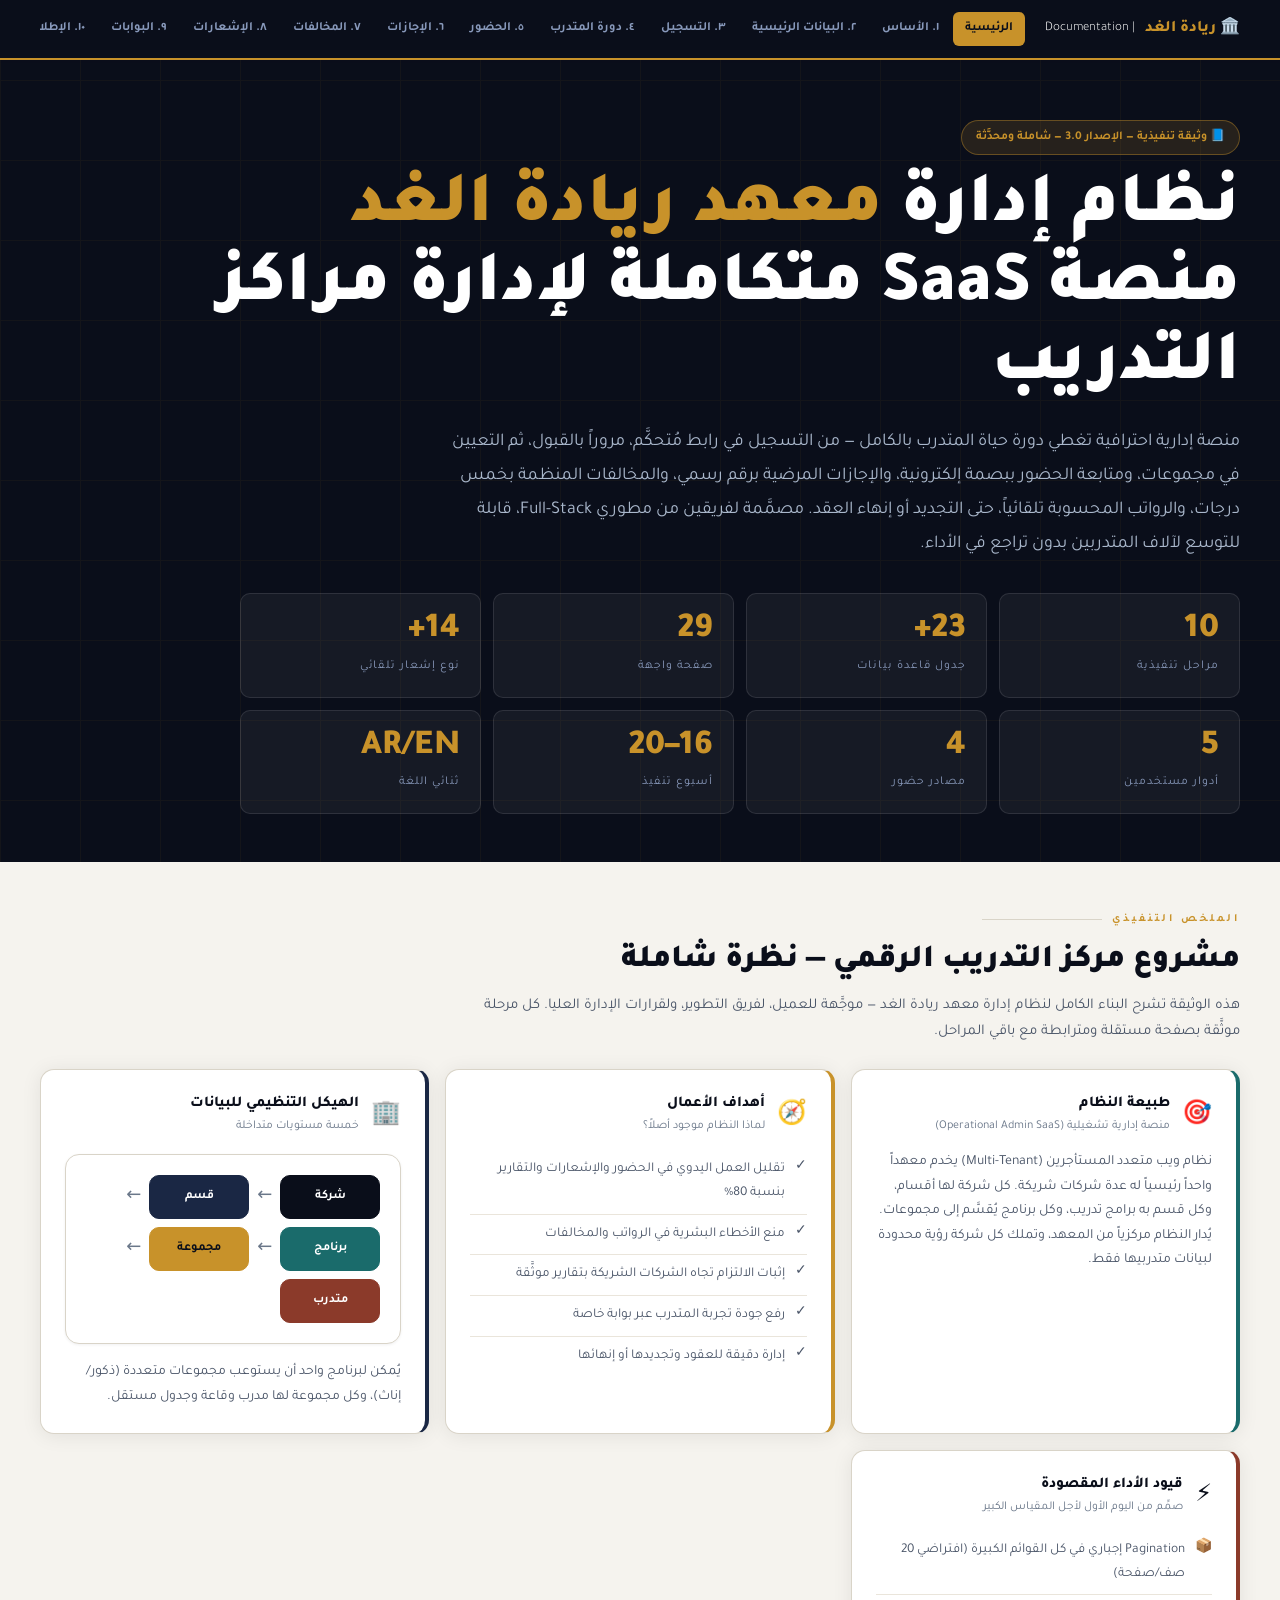
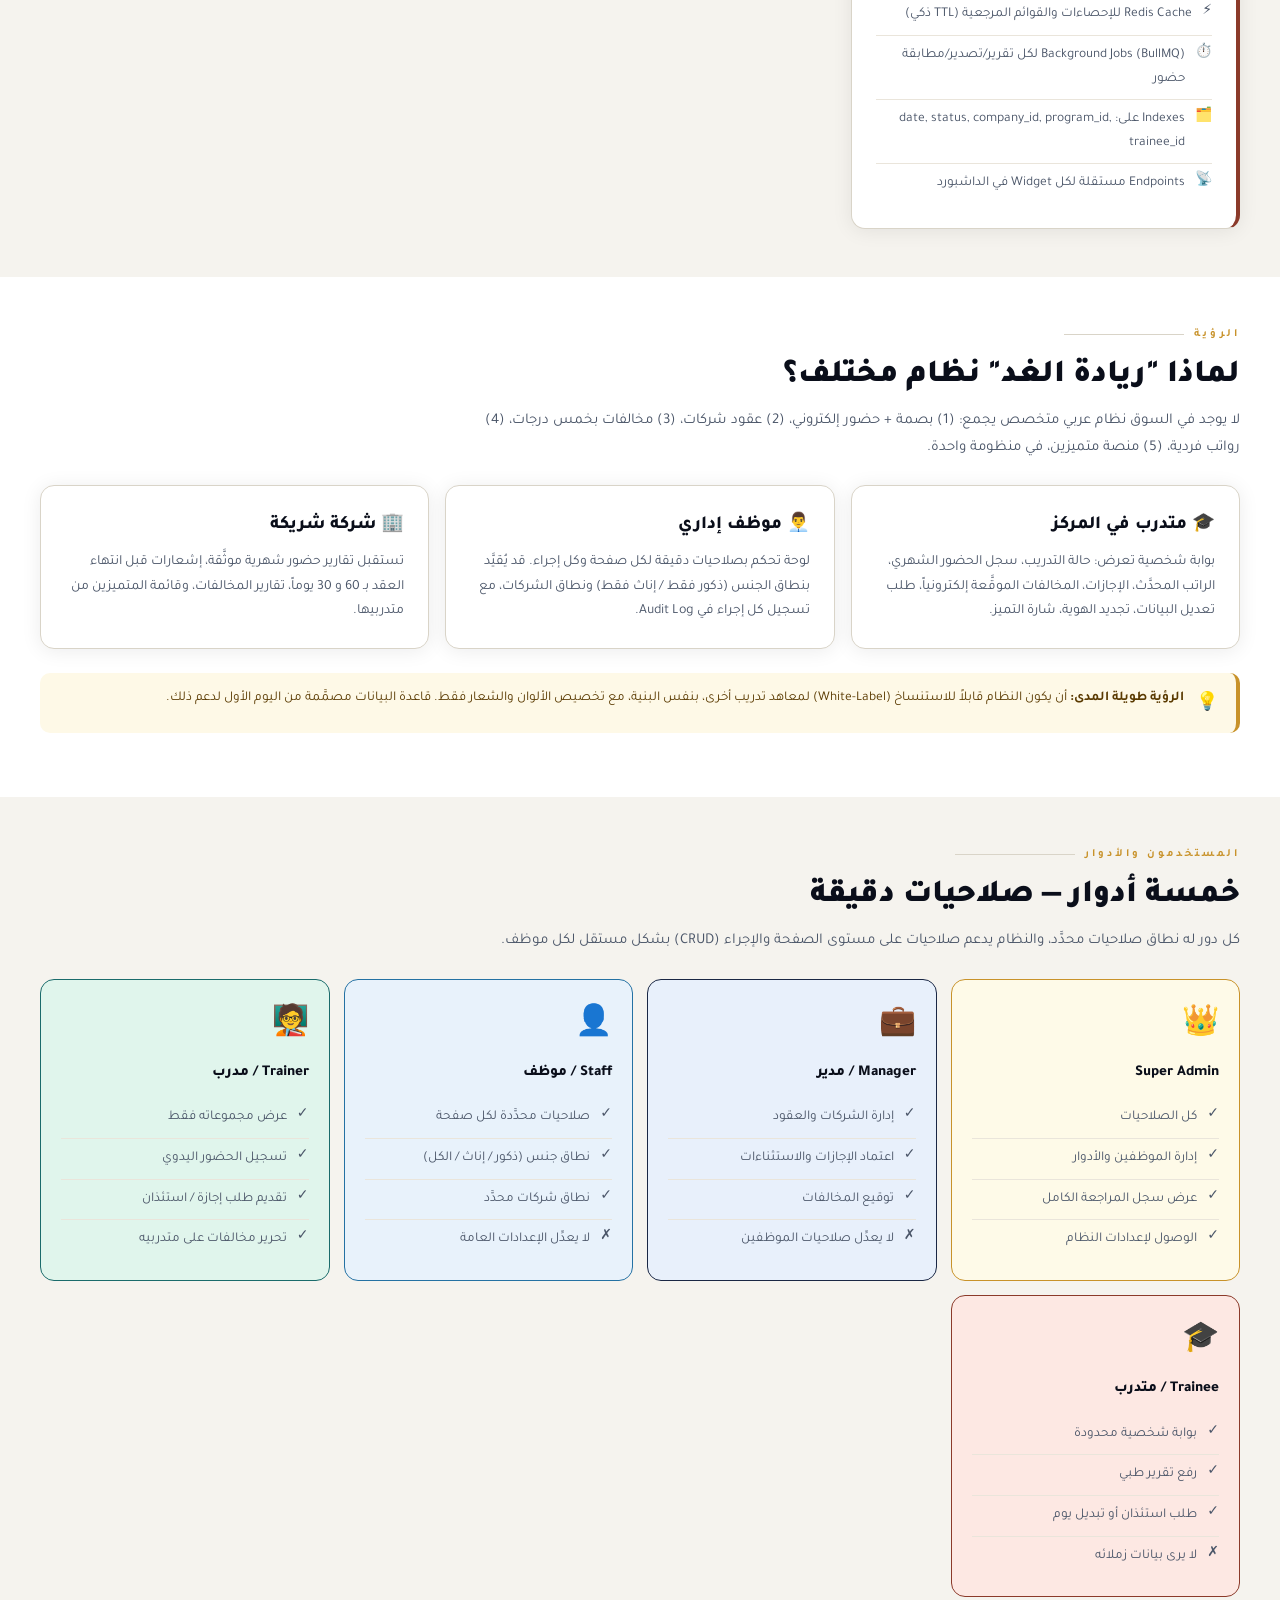
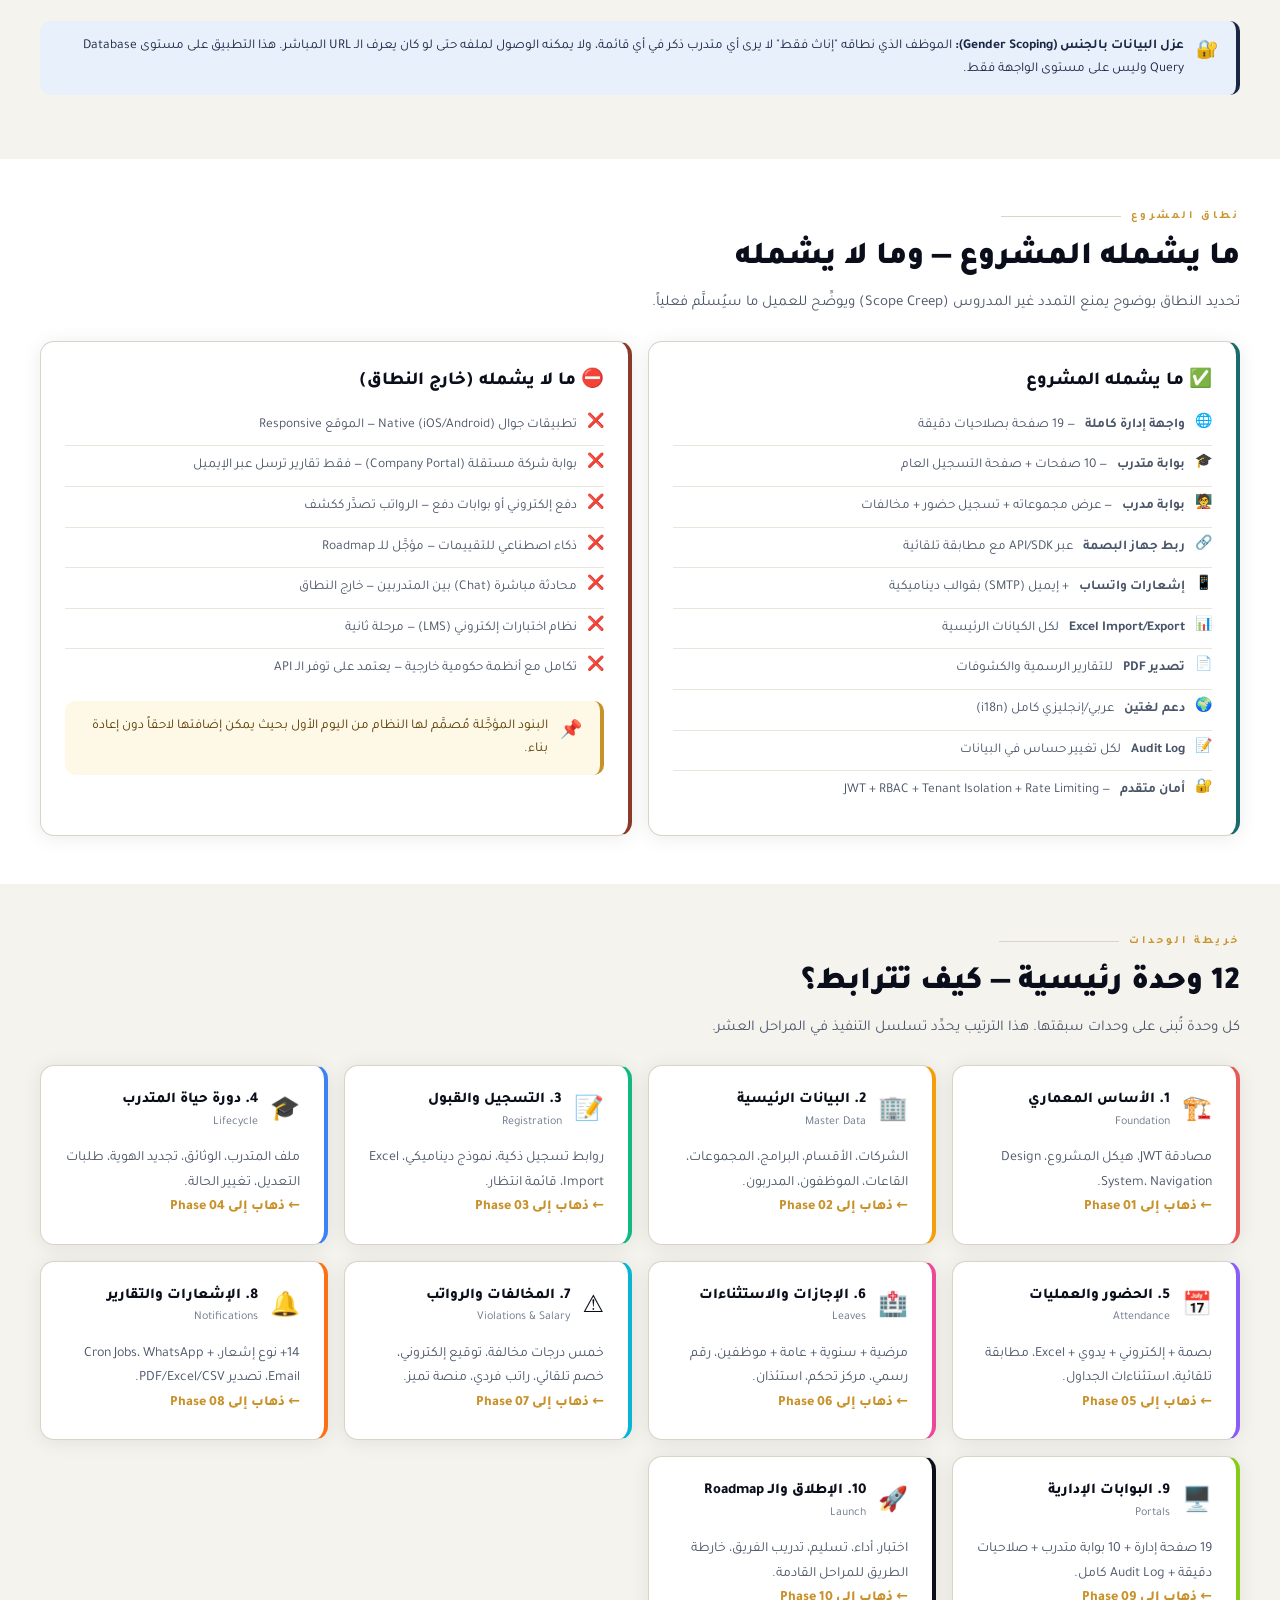
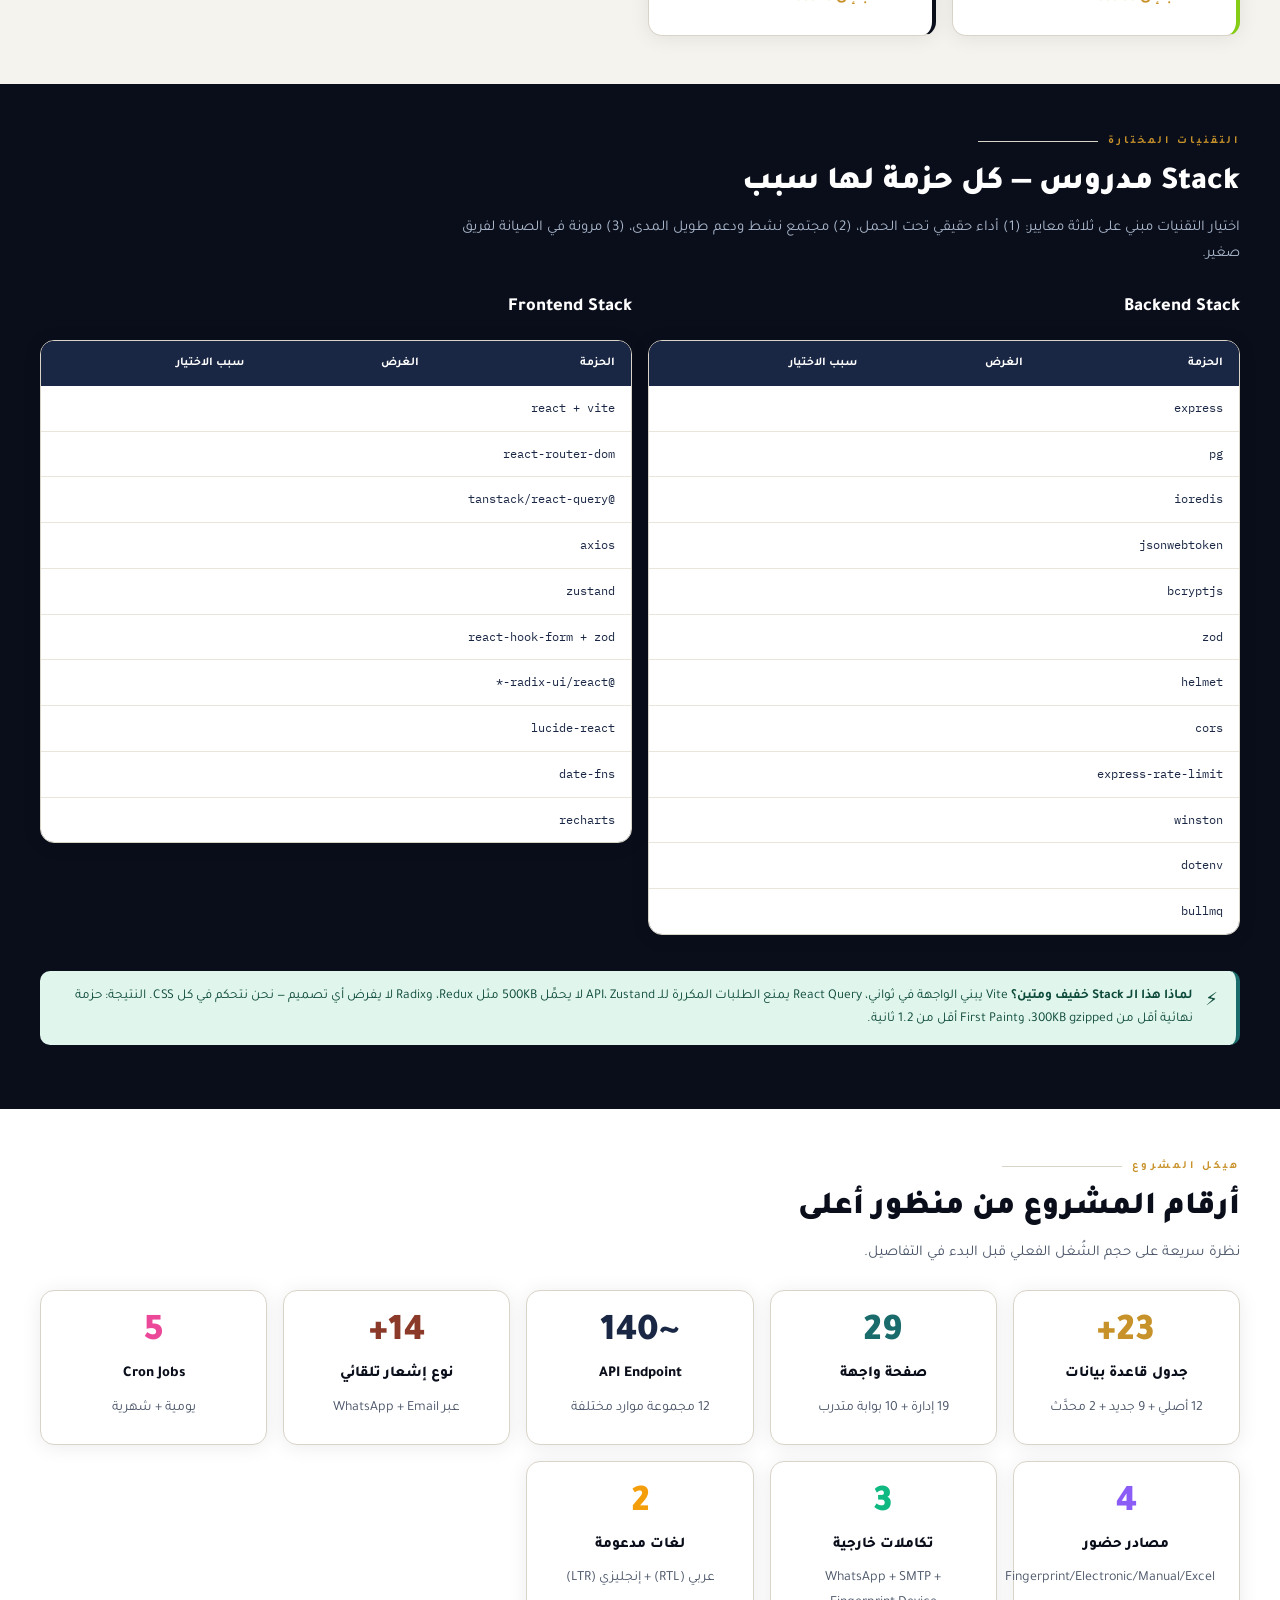
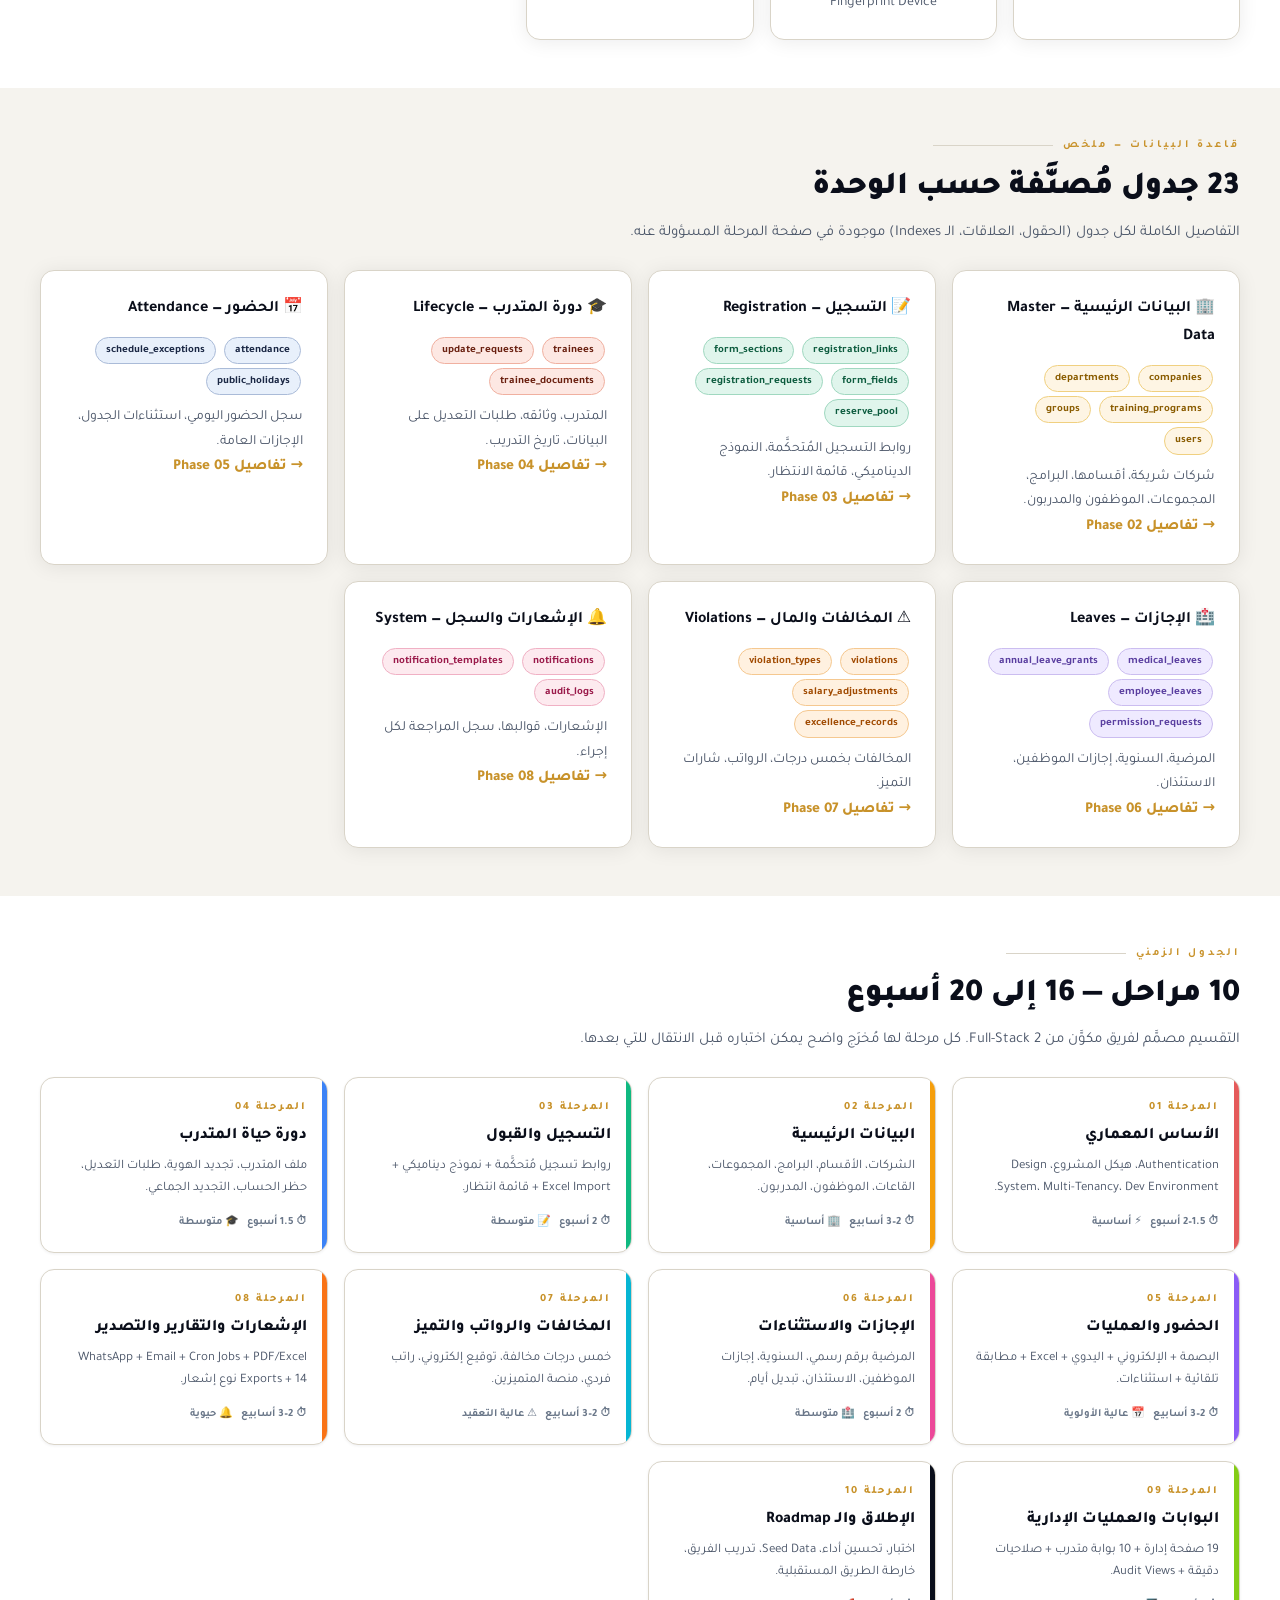
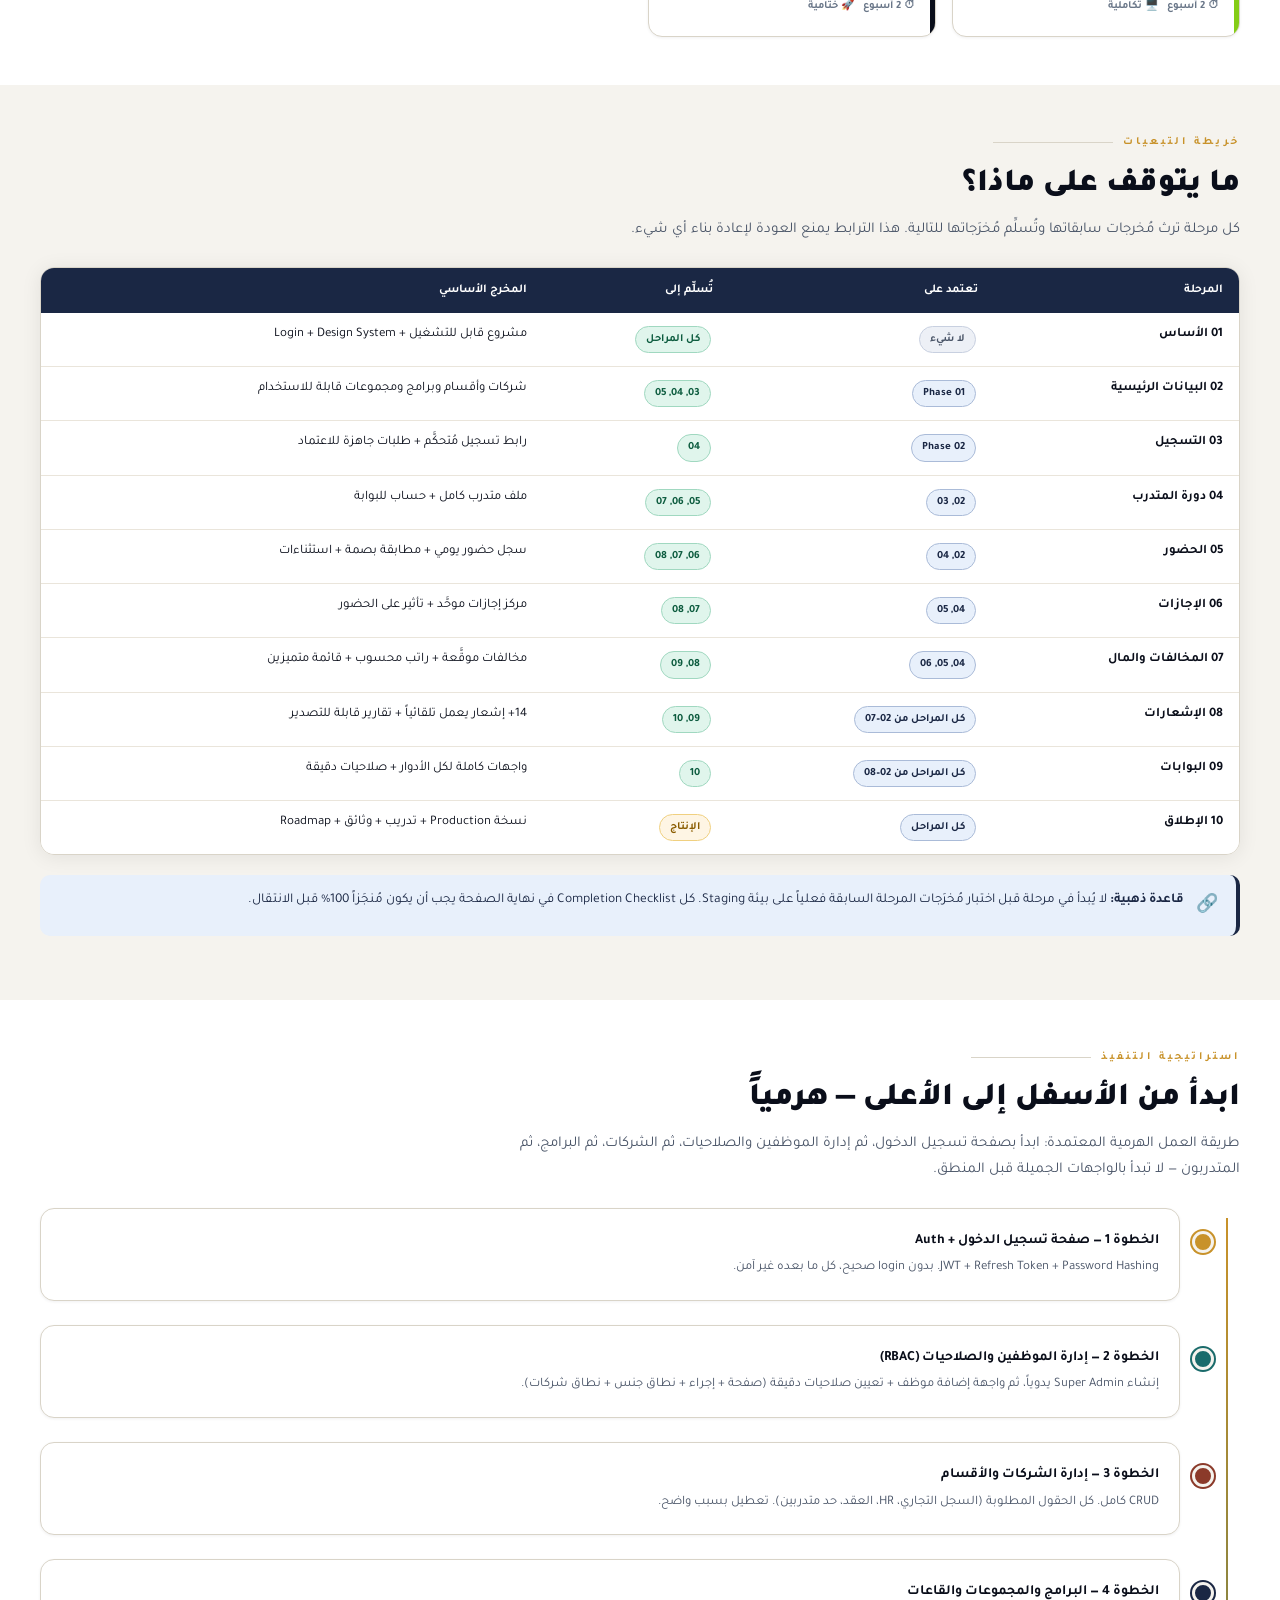
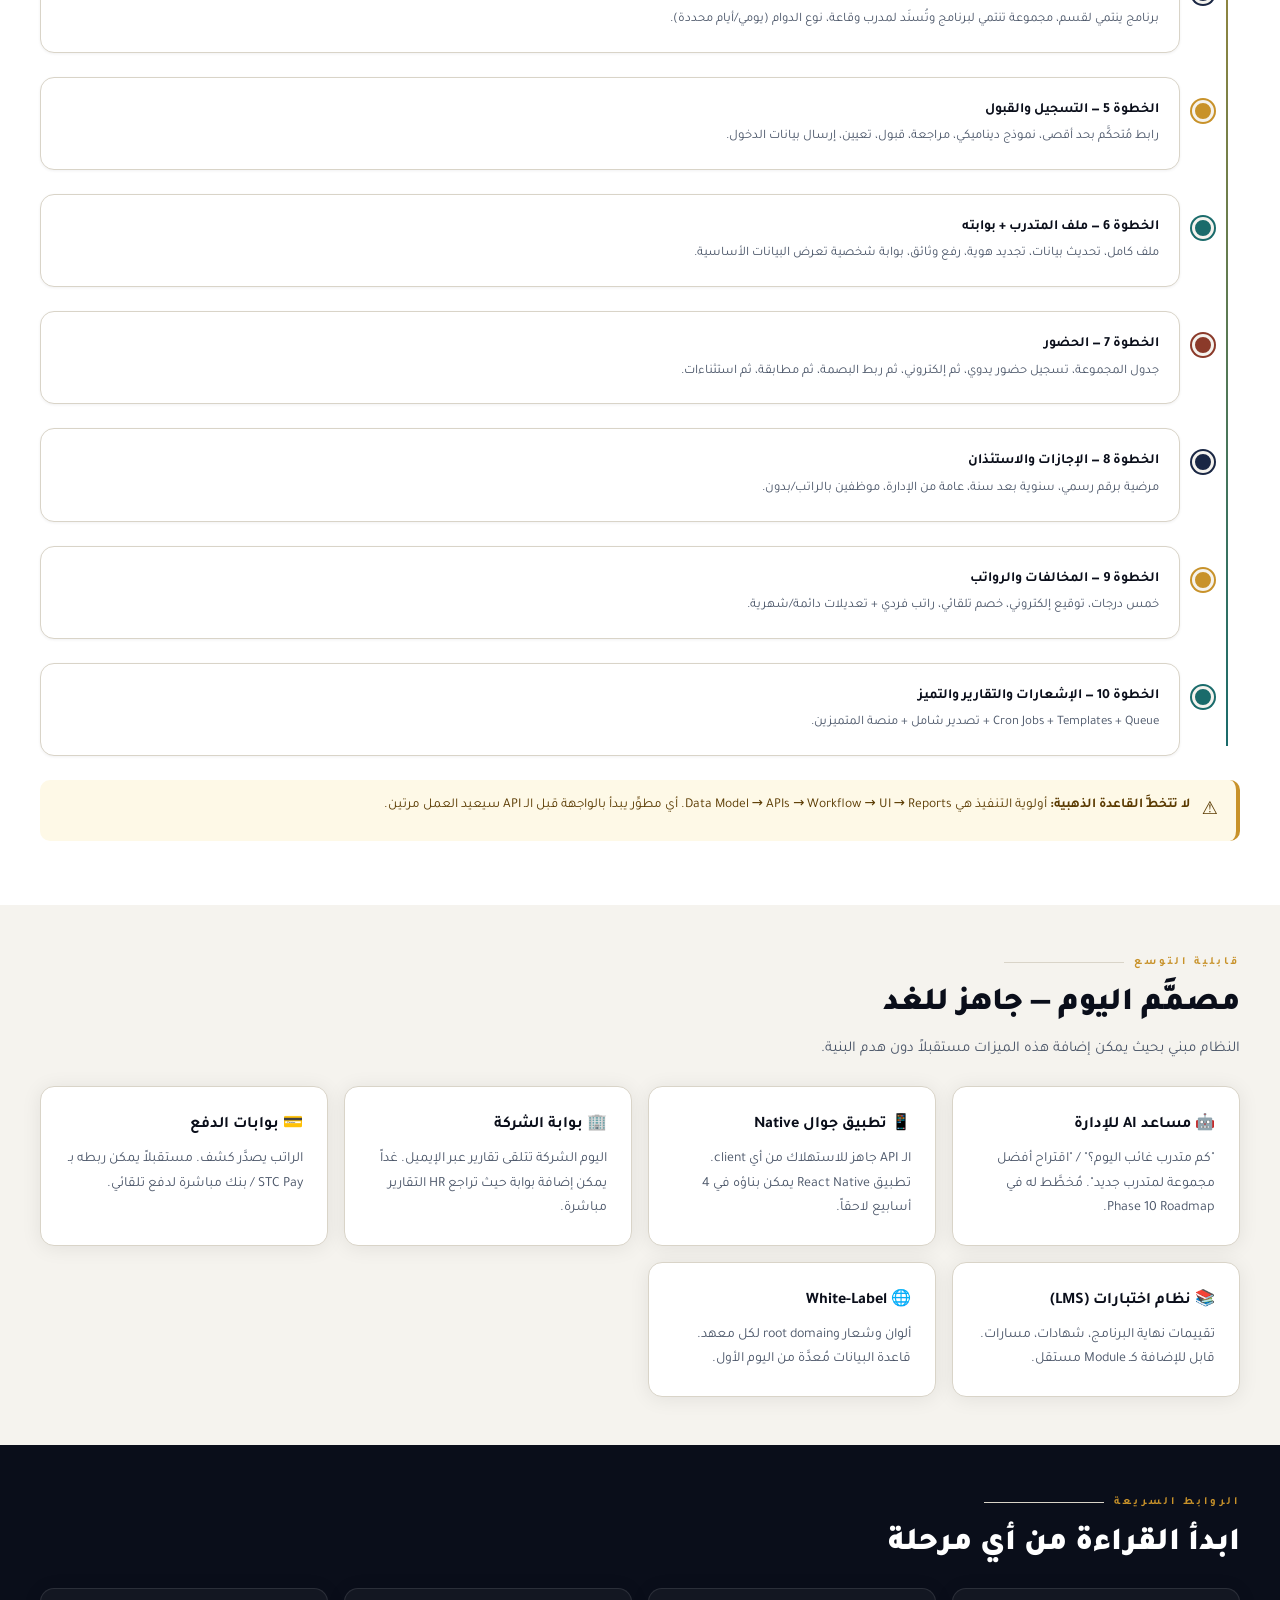
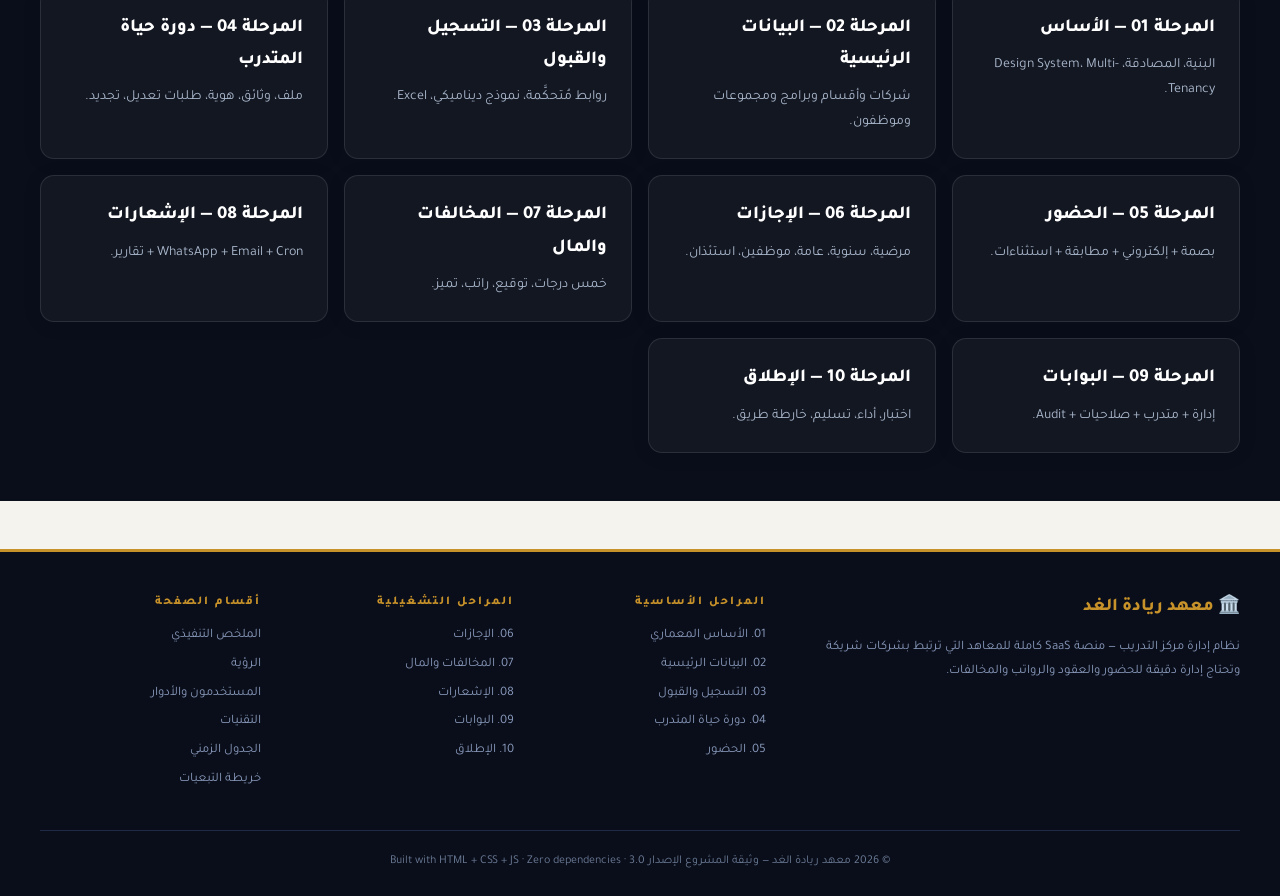
<file: index.html>
<!DOCTYPE html>
<html lang="ar" dir="rtl">
<head>
<meta charset="UTF-8">
<meta name="viewport" content="width=device-width, initial-scale=1.0">
<title>معهد ريادة الغد — نظام إدارة مركز التدريب | المخطط التنفيذي الكامل</title>
<meta name="description" content="وثيقة المشروع الكاملة لنظام إدارة معهد ريادة الغد — 10 مراحل تنفيذية، 23+ جدول، 29 صفحة، 14+ إشعار تلقائي، منصة متدربين، نظام مخالفات منظم، وإدارة شركات شريكة.">
<link rel="preconnect" href="https://fonts.googleapis.com">
<link rel="preconnect" href="https://fonts.gstatic.com" crossorigin>
<link href="https://fonts.googleapis.com/css2?family=Tajawal:wght@300;400;500;700;800;900&family=IBM+Plex+Mono:wght@400;500;700&display=swap" rel="stylesheet">
<link rel="stylesheet" href="assets/css/style.css">
</head>
<body>

<!-- ============= TOP NAV ============= -->
<nav class="site-nav">
  <div class="site-nav-inner">
    <a href="index.html" class="nav-logo">🏛️ ريادة الغد <span>| Documentation</span></a>
    <button class="nav-toggle" aria-label="القائمة">☰</button>
    <div class="nav-links">
      <a href="index.html">الرئيسية</a>
      <a href="phase-01-foundation.html">١. الأساس</a>
      <a href="phase-02-master-data.html">٢. البيانات الرئيسية</a>
      <a href="phase-03-registration-intake.html">٣. التسجيل</a>
      <a href="phase-04-trainee-lifecycle.html">٤. دورة المتدرب</a>
      <a href="phase-05-attendance-operations.html">٥. الحضور</a>
      <a href="phase-06-leaves-exceptions.html">٦. الإجازات</a>
      <a href="phase-07-violations-financials.html">٧. المخالفات</a>
      <a href="phase-08-notifications-reports.html">٨. الإشعارات</a>
      <a href="phase-09-portals-admin-ops.html">٩. البوابات</a>
      <a href="phase-10-launch-roadmap.html">١٠. الإطلاق</a>
    </div>
  </div>
</nav>
<div class="scroll-progress"><div class="scroll-progress-bar"></div></div>

<!-- ============= HERO ============= -->
<header class="hero-big">
  <div class="hero-big-inner">
    <div class="complexity-badge">📘 وثيقة تنفيذية — الإصدار 3.0 — شاملة ومحدَّثة</div>
    <h1>نظام إدارة <span>معهد ريادة الغد</span><br>منصة SaaS متكاملة لإدارة مراكز التدريب</h1>
    <p class="hero-big-desc">
      منصة إدارية احترافية تغطي دورة حياة المتدرب بالكامل — من التسجيل في رابط مُتحكَّم، مروراً بالقبول، ثم التعيين في مجموعات، ومتابعة الحضور ببصمة إلكترونية، والإجازات المرضية برقم رسمي، والمخالفات المنظمة بخمس درجات، والرواتب المحسوبة تلقائياً، حتى التجديد أو إنهاء العقد. مصمَّمة لفريقين من مطوري Full-Stack، قابلة للتوسع لآلاف المتدربين بدون تراجع في الأداء.
    </p>
    <div class="hero-stats">
      <div class="hero-stat"><strong>10</strong><span>مراحل تنفيذية</span></div>
      <div class="hero-stat"><strong>23+</strong><span>جدول قاعدة بيانات</span></div>
      <div class="hero-stat"><strong>29</strong><span>صفحة واجهة</span></div>
      <div class="hero-stat"><strong>14+</strong><span>نوع إشعار تلقائي</span></div>
      <div class="hero-stat"><strong>5</strong><span>أدوار مستخدمين</span></div>
      <div class="hero-stat"><strong>4</strong><span>مصادر حضور</span></div>
      <div class="hero-stat"><strong>16–20</strong><span>أسبوع تنفيذ</span></div>
      <div class="hero-stat"><strong>AR/EN</strong><span>ثنائي اللغة</span></div>
    </div>
  </div>
</header>

<main>

<!-- ============= EXECUTIVE SUMMARY ============= -->
<section id="executive-summary" class="section-wrap bg-paper">
  <div class="section-wrap-inner">
    <div class="section-label">الملخص التنفيذي</div>
    <h2 class="section-title">مشروع مركز التدريب الرقمي — نظرة شاملة</h2>
    <p class="section-desc">
      هذه الوثيقة تشرح البناء الكامل لنظام إدارة معهد ريادة الغد — موجَّهة للعميل، لفريق التطوير، ولقرارات الإدارة العليا. كل مرحلة موثَّقة بصفحة مستقلة ومترابطة مع باقي المراحل.
    </p>
    <div class="grid grid-2">
      <div class="card card-accent c-teal">
        <div class="card-head">
          <div class="card-icon">🎯</div>
          <div>
            <div class="card-title">طبيعة النظام</div>
            <div class="card-sub">منصة إدارية تشغيلية (Operational Admin SaaS)</div>
          </div>
        </div>
        <p>نظام ويب متعدد المستأجرين (Multi-Tenant) يخدم معهداً واحداً رئيسياً له عدة شركات شريكة. كل شركة لها أقسام، وكل قسم به برامج تدريب، وكل برنامج يُقسَّم إلى مجموعات. يُدار النظام مركزياً من المعهد، وتملك كل شركة رؤية محدودة لبيانات متدربيها فقط.</p>
      </div>
      <div class="card card-accent c-gold">
        <div class="card-head">
          <div class="card-icon">🧭</div>
          <div>
            <div class="card-title">أهداف الأعمال</div>
            <div class="card-sub">لماذا النظام موجود أصلاً؟</div>
          </div>
        </div>
        <ul class="feat-list">
          <li><span class="ico">✓</span> تقليل العمل اليدوي في الحضور والإشعارات والتقارير بنسبة 80%</li>
          <li><span class="ico">✓</span> منع الأخطاء البشرية في الرواتب والمخالفات</li>
          <li><span class="ico">✓</span> إثبات الالتزام تجاه الشركات الشريكة بتقارير موثَّقة</li>
          <li><span class="ico">✓</span> رفع جودة تجربة المتدرب عبر بوابة خاصة</li>
          <li><span class="ico">✓</span> إدارة دقيقة للعقود وتجديدها أو إنهائها</li>
        </ul>
      </div>
      <div class="card card-accent c-navy">
        <div class="card-head">
          <div class="card-icon">🏢</div>
          <div>
            <div class="card-title">الهيكل التنظيمي للبيانات</div>
            <div class="card-sub">خمسة مستويات متداخلة</div>
          </div>
        </div>
        <div class="flow">
          <div class="flow-node fn-dark">شركة</div>
          <span class="flow-arrow">←</span>
          <div class="flow-node fn-navy">قسم</div>
          <span class="flow-arrow">←</span>
          <div class="flow-node fn-teal">برنامج</div>
          <span class="flow-arrow">←</span>
          <div class="flow-node fn-gold">مجموعة</div>
          <span class="flow-arrow">←</span>
          <div class="flow-node fn-rust">متدرب</div>
        </div>
        <p class="txt-sm mt-2">يُمكن لبرنامج واحد أن يستوعب مجموعات متعددة (ذكور/إناث)، وكل مجموعة لها مدرب وقاعة وجدول مستقل.</p>
      </div>
      <div class="card card-accent c-rust">
        <div class="card-head">
          <div class="card-icon">⚡</div>
          <div>
            <div class="card-title">قيود الأداء المقصودة</div>
            <div class="card-sub">صمِّم من اليوم الأول لأجل المقياس الكبير</div>
          </div>
        </div>
        <ul class="feat-list">
          <li><span class="ico">📦</span> Pagination إجباري في كل القوائم الكبيرة (افتراضي 20 صف/صفحة)</li>
          <li><span class="ico">⚡</span> Redis Cache للإحصاءات والقوائم المرجعية (TTL ذكي)</li>
          <li><span class="ico">⏱️</span> Background Jobs (BullMQ) لكل تقرير/تصدير/مطابقة حضور</li>
          <li><span class="ico">🗂️</span> Indexes على: date, status, company_id, program_id, trainee_id</li>
          <li><span class="ico">📡</span> Endpoints مستقلة لكل Widget في الداشبورد</li>
        </ul>
      </div>
    </div>
  </div>
</section>

<!-- ============= VISION ============= -->
<section id="vision" class="section-wrap bg-white">
  <div class="section-wrap-inner">
    <div class="section-label">الرؤية</div>
    <h2 class="section-title">لماذا "ريادة الغد" نظام مختلف؟</h2>
    <p class="section-desc">لا يوجد في السوق نظام عربي متخصص يجمع: (1) بصمة + حضور إلكتروني، (2) عقود شركات، (3) مخالفات بخمس درجات، (4) رواتب فردية، (5) منصة متميزين، في منظومة واحدة.</p>
    <div class="grid grid-3">
      <div class="card">
        <h3>🎓 متدرب في المركز</h3>
        <p>بوابة شخصية تعرض: حالة التدريب، سجل الحضور الشهري، الراتب المحدَّث، الإجازات، المخالفات الموقَّعة إلكترونياً، طلب تعديل البيانات، تجديد الهوية، شارة التميز.</p>
      </div>
      <div class="card">
        <h3>👨‍💼 موظف إداري</h3>
        <p>لوحة تحكم بصلاحيات دقيقة لكل صفحة وكل إجراء. قد يُقيَّد بنطاق الجنس (ذكور فقط / إناث فقط) ونطاق الشركات، مع تسجيل كل إجراء في Audit Log.</p>
      </div>
      <div class="card">
        <h3>🏢 شركة شريكة</h3>
        <p>تستقبل تقارير حضور شهرية موثَّقة، إشعارات قبل انتهاء العقد بـ 60 و 30 يوماً، تقارير المخالفات، وقائمة المتميزين من متدربيها.</p>
      </div>
    </div>
    <div class="alert al-gold mt-6">
      <span class="ico">💡</span>
      <div><strong>الرؤية طويلة المدى:</strong> أن يكون النظام قابلاً للاستنساخ (White-Label) لمعاهد تدريب أخرى، بنفس البنية، مع تخصيص الألوان والشعار فقط. قاعدة البيانات مصمَّمة من اليوم الأول لدعم ذلك.</div>
    </div>
  </div>
</section>

<!-- ============= USERS / ROLES ============= -->
<section id="roles" class="section-wrap bg-paper">
  <div class="section-wrap-inner">
    <div class="section-label">المستخدمون والأدوار</div>
    <h2 class="section-title">خمسة أدوار — صلاحيات دقيقة</h2>
    <p class="section-desc">كل دور له نطاق صلاحيات محدَّد، والنظام يدعم صلاحيات على مستوى الصفحة والإجراء (CRUD) بشكل مستقل لكل موظف.</p>

    <div class="grid" style="grid-template-columns: repeat(auto-fit, minmax(230px, 1fr)); gap: 14px;">
      <div class="role-card r-admin">
        <div class="role-icon">👑</div>
        <div class="role-title">Super Admin</div>
        <ul class="feat-list">
          <li><span class="ico">✓</span> كل الصلاحيات</li>
          <li><span class="ico">✓</span> إدارة الموظفين والأدوار</li>
          <li><span class="ico">✓</span> عرض سجل المراجعة الكامل</li>
          <li><span class="ico">✓</span> الوصول لإعدادات النظام</li>
        </ul>
      </div>
      <div class="role-card r-manager">
        <div class="role-icon">💼</div>
        <div class="role-title">Manager / مدير</div>
        <ul class="feat-list">
          <li><span class="ico">✓</span> إدارة الشركات والعقود</li>
          <li><span class="ico">✓</span> اعتماد الإجازات والاستثناءات</li>
          <li><span class="ico">✓</span> توقيع المخالفات</li>
          <li><span class="ico">✗</span> لا يعدِّل صلاحيات الموظفين</li>
        </ul>
      </div>
      <div class="role-card r-staff">
        <div class="role-icon">👤</div>
        <div class="role-title">Staff / موظف</div>
        <ul class="feat-list">
          <li><span class="ico">✓</span> صلاحيات محدَّدة لكل صفحة</li>
          <li><span class="ico">✓</span> نطاق جنس (ذكور / إناث / الكل)</li>
          <li><span class="ico">✓</span> نطاق شركات محدَّد</li>
          <li><span class="ico">✗</span> لا يعدِّل الإعدادات العامة</li>
        </ul>
      </div>
      <div class="role-card r-trainer">
        <div class="role-icon">🧑‍🏫</div>
        <div class="role-title">Trainer / مدرب</div>
        <ul class="feat-list">
          <li><span class="ico">✓</span> عرض مجموعاته فقط</li>
          <li><span class="ico">✓</span> تسجيل الحضور اليدوي</li>
          <li><span class="ico">✓</span> تقديم طلب إجازة / استئذان</li>
          <li><span class="ico">✓</span> تحرير مخالفات على متدربيه</li>
        </ul>
      </div>
      <div class="role-card r-trainee">
        <div class="role-icon">🎓</div>
        <div class="role-title">Trainee / متدرب</div>
        <ul class="feat-list">
          <li><span class="ico">✓</span> بوابة شخصية محدودة</li>
          <li><span class="ico">✓</span> رفع تقرير طبي</li>
          <li><span class="ico">✓</span> طلب استئذان أو تبديل يوم</li>
          <li><span class="ico">✗</span> لا يرى بيانات زملائه</li>
        </ul>
      </div>
    </div>

    <div class="alert al-navy mt-6">
      <span class="ico">🔐</span>
      <div><strong>عزل البيانات بالجنس (Gender Scoping):</strong> الموظف الذي نطاقه "إناث فقط" لا يرى أي متدرب ذكر في أي قائمة، ولا يمكنه الوصول لملفه حتى لو كان يعرف الـ URL المباشر. هذا التطبيق على مستوى Database Query وليس على مستوى الواجهة فقط.</div>
    </div>
  </div>
</section>

<!-- ============= SYSTEM SCOPE ============= -->
<section id="scope" class="section-wrap bg-white">
  <div class="section-wrap-inner">
    <div class="section-label">نطاق المشروع</div>
    <h2 class="section-title">ما يشمله المشروع — وما لا يشمله</h2>
    <p class="section-desc">تحديد النطاق بوضوح يمنع التمدد غير المدروس (Scope Creep) ويوضِّح للعميل ما سيُسلَّم فعلياً.</p>

    <div class="grid grid-2">
      <div class="card card-accent c-teal">
        <h3>✅ ما يشمله المشروع</h3>
        <ul class="feat-list">
          <li><span class="ico">🌐</span> <strong>واجهة إدارة كاملة</strong> — 19 صفحة بصلاحيات دقيقة</li>
          <li><span class="ico">🎓</span> <strong>بوابة متدرب</strong> — 10 صفحات + صفحة التسجيل العام</li>
          <li><span class="ico">🧑‍🏫</span> <strong>بوابة مدرب</strong> — عرض مجموعاته + تسجيل حضور + مخالفات</li>
          <li><span class="ico">🔗</span> <strong>ربط جهاز البصمة</strong> عبر API/SDK مع مطابقة تلقائية</li>
          <li><span class="ico">📱</span> <strong>إشعارات واتساب</strong> + إيميل (SMTP) بقوالب ديناميكية</li>
          <li><span class="ico">📊</span> <strong>Excel Import/Export</strong> لكل الكيانات الرئيسية</li>
          <li><span class="ico">📄</span> <strong>تصدير PDF</strong> للتقارير الرسمية والكشوفات</li>
          <li><span class="ico">🌍</span> <strong>دعم لغتين</strong> عربي/إنجليزي كامل (i18n)</li>
          <li><span class="ico">📝</span> <strong>Audit Log</strong> لكل تغيير حساس في البيانات</li>
          <li><span class="ico">🔐</span> <strong>أمان متقدم</strong> — JWT + RBAC + Tenant Isolation + Rate Limiting</li>
        </ul>
      </div>
      <div class="card card-accent c-rust">
        <h3>⛔ ما لا يشمله (خارج النطاق)</h3>
        <ul class="feat-list">
          <li><span class="ico">❌</span> تطبيقات جوال Native (iOS/Android) — الموقع Responsive</li>
          <li><span class="ico">❌</span> بوابة شركة مستقلة (Company Portal) — فقط تقارير ترسل عبر الإيميل</li>
          <li><span class="ico">❌</span> دفع إلكتروني أو بوابات دفع — الرواتب تصدَّر ككشف</li>
          <li><span class="ico">❌</span> ذكاء اصطناعي للتقييمات — مؤجَّل للـ Roadmap</li>
          <li><span class="ico">❌</span> محادثة مباشرة (Chat) بين المتدربين — خارج النطاق</li>
          <li><span class="ico">❌</span> نظام اختبارات إلكتروني (LMS) — مرحلة ثانية</li>
          <li><span class="ico">❌</span> تكامل مع أنظمة حكومية خارجية — يعتمد على توفر الـ API</li>
        </ul>
        <div class="alert al-gold mt-3">
          <span class="ico">📌</span>
          <div>البنود المؤجَّلة مُصمَّم لها النظام من اليوم الأول بحيث يمكن إضافتها لاحقاً دون إعادة بناء.</div>
        </div>
      </div>
    </div>
  </div>
</section>

<!-- ============= MODULE MAP ============= -->
<section id="modules" class="section-wrap bg-paper">
  <div class="section-wrap-inner">
    <div class="section-label">خريطة الوحدات</div>
    <h2 class="section-title">12 وحدة رئيسية — كيف تترابط؟</h2>
    <p class="section-desc">كل وحدة تُبنى على وحدات سبقتها. هذا الترتيب يحدِّد تسلسل التنفيذ في المراحل العشر.</p>

    <div class="grid grid-3">
      <div class="card card-accent c-p1">
        <div class="card-head"><div class="card-icon">🏗️</div><div><div class="card-title">1. الأساس المعماري</div><div class="card-sub">Foundation</div></div></div>
        <p>مصادقة JWT، هيكل المشروع، Design System، Navigation. <br><a href="phase-01-foundation.html" class="txt-gold fw-800">← ذهاب إلى Phase 01</a></p>
      </div>
      <div class="card card-accent c-p2">
        <div class="card-head"><div class="card-icon">🏢</div><div><div class="card-title">2. البيانات الرئيسية</div><div class="card-sub">Master Data</div></div></div>
        <p>الشركات، الأقسام، البرامج، المجموعات، القاعات، الموظفون، المدربون. <br><a href="phase-02-master-data.html" class="txt-gold fw-800">← ذهاب إلى Phase 02</a></p>
      </div>
      <div class="card card-accent c-p3">
        <div class="card-head"><div class="card-icon">📝</div><div><div class="card-title">3. التسجيل والقبول</div><div class="card-sub">Registration</div></div></div>
        <p>روابط تسجيل ذكية، نموذج ديناميكي، Excel Import، قائمة انتظار. <br><a href="phase-03-registration-intake.html" class="txt-gold fw-800">← ذهاب إلى Phase 03</a></p>
      </div>
      <div class="card card-accent c-p4">
        <div class="card-head"><div class="card-icon">🎓</div><div><div class="card-title">4. دورة حياة المتدرب</div><div class="card-sub">Lifecycle</div></div></div>
        <p>ملف المتدرب، الوثائق، تجديد الهوية، طلبات التعديل، تغيير الحالة. <br><a href="phase-04-trainee-lifecycle.html" class="txt-gold fw-800">← ذهاب إلى Phase 04</a></p>
      </div>
      <div class="card card-accent c-p5">
        <div class="card-head"><div class="card-icon">📅</div><div><div class="card-title">5. الحضور والعمليات</div><div class="card-sub">Attendance</div></div></div>
        <p>بصمة + إلكتروني + يدوي + Excel، مطابقة تلقائية، استثناءات الجداول. <br><a href="phase-05-attendance-operations.html" class="txt-gold fw-800">← ذهاب إلى Phase 05</a></p>
      </div>
      <div class="card card-accent c-p6">
        <div class="card-head"><div class="card-icon">🏥</div><div><div class="card-title">6. الإجازات والاستثناءات</div><div class="card-sub">Leaves</div></div></div>
        <p>مرضية + سنوية + عامة + موظفين، رقم رسمي، مركز تحكم، استئذان. <br><a href="phase-06-leaves-exceptions.html" class="txt-gold fw-800">← ذهاب إلى Phase 06</a></p>
      </div>
      <div class="card card-accent c-p7">
        <div class="card-head"><div class="card-icon">⚠️</div><div><div class="card-title">7. المخالفات والرواتب</div><div class="card-sub">Violations & Salary</div></div></div>
        <p>خمس درجات مخالفة، توقيع إلكتروني، خصم تلقائي، راتب فردي، منصة تميز. <br><a href="phase-07-violations-financials.html" class="txt-gold fw-800">← ذهاب إلى Phase 07</a></p>
      </div>
      <div class="card card-accent c-p8">
        <div class="card-head"><div class="card-icon">🔔</div><div><div class="card-title">8. الإشعارات والتقارير</div><div class="card-sub">Notifications</div></div></div>
        <p>14+ نوع إشعار، Cron Jobs، WhatsApp + Email، تصدير PDF/Excel/CSV. <br><a href="phase-08-notifications-reports.html" class="txt-gold fw-800">← ذهاب إلى Phase 08</a></p>
      </div>
      <div class="card card-accent c-p9">
        <div class="card-head"><div class="card-icon">🖥️</div><div><div class="card-title">9. البوابات الإدارية</div><div class="card-sub">Portals</div></div></div>
        <p>19 صفحة إدارة + 10 بوابة متدرب + صلاحيات دقيقة + Audit Log كامل. <br><a href="phase-09-portals-admin-ops.html" class="txt-gold fw-800">← ذهاب إلى Phase 09</a></p>
      </div>
      <div class="card card-accent c-p10">
        <div class="card-head"><div class="card-icon">🚀</div><div><div class="card-title">10. الإطلاق والـ Roadmap</div><div class="card-sub">Launch</div></div></div>
        <p>اختبار، أداء، تسليم، تدريب الفريق، خارطة الطريق للمراحل القادمة. <br><a href="phase-10-launch-roadmap.html" class="txt-gold fw-800">← ذهاب إلى Phase 10</a></p>
      </div>
    </div>
  </div>
</section>

<!-- ============= TECH STACK ============= -->
<section id="stack" class="section-wrap bg-ink">
  <div class="section-wrap-inner">
    <div class="section-label">التقنيات المختارة</div>
    <h2 class="section-title">Stack مدروس — كل حزمة لها سبب</h2>
    <p class="section-desc">اختيار التقنيات مبني على ثلاثة معايير: (1) أداء حقيقي تحت الحمل، (2) مجتمع نشط ودعم طويل المدى، (3) مرونة في الصيانة لفريق صغير.</p>

    <div class="grid grid-2">
      <div>
        <h3 class="txt-gold mb-3">Backend Stack</h3>
        <div class="tbl-wrap">
          <table>
            <thead><tr><th>الحزمة</th><th>الغرض</th><th>سبب الاختيار</th></tr></thead>
            <tbody>
              <tr><td class="mono">express</td><td>Web framework</td><td>خفيف، مرن، صيانة بسيطة</td></tr>
              <tr><td class="mono">pg</td><td>PostgreSQL driver</td><td>الأسرع، يدعم prepared statements</td></tr>
              <tr><td class="mono">ioredis</td><td>Redis client</td><td>يدعم cluster + pub/sub</td></tr>
              <tr><td class="mono">jsonwebtoken</td><td>JWT</td><td>معيار صناعي للمصادقة</td></tr>
              <tr><td class="mono">bcryptjs</td><td>Password hashing</td><td>آمن، خالص JS</td></tr>
              <tr><td class="mono">zod</td><td>Schema validation</td><td>Type-safe، سهل الدمج</td></tr>
              <tr><td class="mono">helmet</td><td>Security headers</td><td>حماية من XSS/Clickjacking</td></tr>
              <tr><td class="mono">cors</td><td>CORS handling</td><td>ضبط دقيق للمصادر</td></tr>
              <tr><td class="mono">express-rate-limit</td><td>Rate limiting</td><td>حماية من Brute-force</td></tr>
              <tr><td class="mono">winston</td><td>Logging</td><td>Log levels + file rotation</td></tr>
              <tr><td class="mono">dotenv</td><td>Env variables</td><td>إدارة مفاتيح الإعدادات</td></tr>
              <tr><td class="mono">bullmq</td><td>Queue / Jobs</td><td>Background jobs + cron</td></tr>
            </tbody>
          </table>
        </div>
      </div>
      <div>
        <h3 class="txt-gold mb-3">Frontend Stack</h3>
        <div class="tbl-wrap">
          <table>
            <thead><tr><th>الحزمة</th><th>الغرض</th><th>سبب الاختيار</th></tr></thead>
            <tbody>
              <tr><td class="mono">react + vite</td><td>UI framework + bundler</td><td>أسرع DX، HMR فوري</td></tr>
              <tr><td class="mono">react-router-dom</td><td>Routing</td><td>المعيار الأول في React</td></tr>
              <tr><td class="mono">@tanstack/react-query</td><td>Server state + cache</td><td>كاش ذكي + refetch تلقائي</td></tr>
              <tr><td class="mono">axios</td><td>HTTP client</td><td>Interceptors لـ JWT refresh</td></tr>
              <tr><td class="mono">zustand</td><td>Global state</td><td>خفيف جداً، بدون boilerplate</td></tr>
              <tr><td class="mono">react-hook-form + zod</td><td>Forms + validation</td><td>أداء عالي + توافق مع Backend</td></tr>
              <tr><td class="mono">@radix-ui/react-*</td><td>UI primitives</td><td>Accessible بالكامل، بدون تصميم مفروض</td></tr>
              <tr><td class="mono">lucide-react</td><td>Icons</td><td>خفيف، tree-shakable</td></tr>
              <tr><td class="mono">date-fns</td><td>Date utils</td><td>أخف من moment بـ 70%</td></tr>
              <tr><td class="mono">recharts</td><td>Charts (Phase 08)</td><td>بسيط + Responsive</td></tr>
            </tbody>
          </table>
        </div>
      </div>
    </div>

    <div class="alert al-teal mt-5">
      <span class="ico">⚡</span>
      <div><strong>لماذا هذا الـ Stack خفيف ومتين؟</strong> Vite يبني الواجهة في ثواني، React Query يمنع الطلبات المكررة للـ API، Zustand لا يحمِّل 500KB مثل Redux، وRadix لا يفرض أي تصميم — نحن نتحكم في كل CSS. النتيجة: حزمة نهائية أقل من 300KB gzipped، وFirst Paint أقل من 1.2 ثانية.</div>
    </div>
  </div>
</section>

<!-- ============= HIGH-LEVEL COUNTS ============= -->
<section id="project-structure" class="section-wrap bg-white">
  <div class="section-wrap-inner">
    <div class="section-label">هيكل المشروع</div>
    <h2 class="section-title">أرقام المشروع من منظور أعلى</h2>
    <p class="section-desc">نظرة سريعة على حجم الشُغل الفعلي قبل البدء في التفاصيل.</p>

    <div class="grid grid-4">
      <div class="card txt-center">
        <div style="font-size:38px;font-weight:900;color:var(--gold);line-height:1">23+</div>
        <div class="fw-800 mt-2">جدول قاعدة بيانات</div>
        <p class="txt-sm mt-2">12 أصلي + 9 جديد + 2 محدَّث</p>
      </div>
      <div class="card txt-center">
        <div style="font-size:38px;font-weight:900;color:var(--teal);line-height:1">29</div>
        <div class="fw-800 mt-2">صفحة واجهة</div>
        <p class="txt-sm mt-2">19 إدارة + 10 بوابة متدرب</p>
      </div>
      <div class="card txt-center">
        <div style="font-size:38px;font-weight:900;color:var(--navy);line-height:1">~140</div>
        <div class="fw-800 mt-2">API Endpoint</div>
        <p class="txt-sm mt-2">12 مجموعة موارد مختلفة</p>
      </div>
      <div class="card txt-center">
        <div style="font-size:38px;font-weight:900;color:var(--rust);line-height:1">14+</div>
        <div class="fw-800 mt-2">نوع إشعار تلقائي</div>
        <p class="txt-sm mt-2">عبر WhatsApp + Email</p>
      </div>
      <div class="card txt-center">
        <div style="font-size:38px;font-weight:900;color:var(--p6);line-height:1">5</div>
        <div class="fw-800 mt-2">Cron Jobs</div>
        <p class="txt-sm mt-2">يومية + شهرية</p>
      </div>
      <div class="card txt-center">
        <div style="font-size:38px;font-weight:900;color:var(--p5);line-height:1">4</div>
        <div class="fw-800 mt-2">مصادر حضور</div>
        <p class="txt-sm mt-2">Fingerprint/Electronic/Manual/Excel</p>
      </div>
      <div class="card txt-center">
        <div style="font-size:38px;font-weight:900;color:var(--p3);line-height:1">3</div>
        <div class="fw-800 mt-2">تكاملات خارجية</div>
        <p class="txt-sm mt-2">WhatsApp + SMTP + Fingerprint Device</p>
      </div>
      <div class="card txt-center">
        <div style="font-size:38px;font-weight:900;color:var(--p2);line-height:1">2</div>
        <div class="fw-800 mt-2">لغات مدعومة</div>
        <p class="txt-sm mt-2">عربي (RTL) + إنجليزي (LTR)</p>
      </div>
    </div>
  </div>
</section>

<!-- ============= DATABASE SUMMARY ============= -->
<section id="db-summary" class="section-wrap bg-paper">
  <div class="section-wrap-inner">
    <div class="section-label">قاعدة البيانات — ملخص</div>
    <h2 class="section-title">23 جدول مُصنَّفة حسب الوحدة</h2>
    <p class="section-desc">التفاصيل الكاملة لكل جدول (الحقول، العلاقات، الـ Indexes) موجودة في صفحة المرحلة المسؤولة عنه.</p>

    <div class="grid grid-3">
      <div class="card">
        <h4>🏢 البيانات الرئيسية — Master Data</h4>
        <div class="mt-3">
          <span class="badge b-gold">companies</span>
          <span class="badge b-gold">departments</span>
          <span class="badge b-gold">training_programs</span>
          <span class="badge b-gold">groups</span>
          <span class="badge b-gold">users</span>
        </div>
        <p class="txt-sm mt-2">شركات شريكة، أقسامها، البرامج، المجموعات، الموظفون والمدربون.</p>
        <a href="phase-02-master-data.html" class="txt-gold fw-800">→ تفاصيل Phase 02</a>
      </div>
      <div class="card">
        <h4>📝 التسجيل — Registration</h4>
        <div class="mt-3">
          <span class="badge b-teal">registration_links</span>
          <span class="badge b-teal">form_sections</span>
          <span class="badge b-teal">form_fields</span>
          <span class="badge b-teal">registration_requests</span>
          <span class="badge b-teal">reserve_pool</span>
        </div>
        <p class="txt-sm mt-2">روابط التسجيل المُتحكَّمة، النموذج الديناميكي، قائمة الانتظار.</p>
        <a href="phase-03-registration-intake.html" class="txt-gold fw-800">→ تفاصيل Phase 03</a>
      </div>
      <div class="card">
        <h4>🎓 دورة المتدرب — Lifecycle</h4>
        <div class="mt-3">
          <span class="badge b-rust">trainees</span>
          <span class="badge b-rust">update_requests</span>
          <span class="badge b-rust">trainee_documents</span>
        </div>
        <p class="txt-sm mt-2">المتدرب، وثائقه، طلبات التعديل على البيانات، تاريخ التدريب.</p>
        <a href="phase-04-trainee-lifecycle.html" class="txt-gold fw-800">→ تفاصيل Phase 04</a>
      </div>
      <div class="card">
        <h4>📅 الحضور — Attendance</h4>
        <div class="mt-3">
          <span class="badge b-navy">attendance</span>
          <span class="badge b-navy">schedule_exceptions</span>
          <span class="badge b-navy">public_holidays</span>
        </div>
        <p class="txt-sm mt-2">سجل الحضور اليومي، استثناءات الجدول، الإجازات العامة.</p>
        <a href="phase-05-attendance-operations.html" class="txt-gold fw-800">→ تفاصيل Phase 05</a>
      </div>
      <div class="card">
        <h4>🏥 الإجازات — Leaves</h4>
        <div class="mt-3">
          <span class="badge b-purple">medical_leaves</span>
          <span class="badge b-purple">annual_leave_grants</span>
          <span class="badge b-purple">employee_leaves</span>
          <span class="badge b-purple">permission_requests</span>
        </div>
        <p class="txt-sm mt-2">المرضية، السنوية، إجازات الموظفين، الاستئذان.</p>
        <a href="phase-06-leaves-exceptions.html" class="txt-gold fw-800">→ تفاصيل Phase 06</a>
      </div>
      <div class="card">
        <h4>⚠️ المخالفات والمال — Violations</h4>
        <div class="mt-3">
          <span class="badge b-orange">violations</span>
          <span class="badge b-orange">violation_types</span>
          <span class="badge b-orange">salary_adjustments</span>
          <span class="badge b-orange">excellence_records</span>
        </div>
        <p class="txt-sm mt-2">المخالفات بخمس درجات، الرواتب، شارات التميز.</p>
        <a href="phase-07-violations-financials.html" class="txt-gold fw-800">→ تفاصيل Phase 07</a>
      </div>
      <div class="card">
        <h4>🔔 الإشعارات والسجل — System</h4>
        <div class="mt-3">
          <span class="badge b-pink">notifications</span>
          <span class="badge b-pink">notification_templates</span>
          <span class="badge b-pink">audit_logs</span>
        </div>
        <p class="txt-sm mt-2">الإشعارات، قوالبها، سجل المراجعة لكل إجراء.</p>
        <a href="phase-08-notifications-reports.html" class="txt-gold fw-800">→ تفاصيل Phase 08</a>
      </div>
    </div>
  </div>
</section>

<!-- ============= TIMELINE ============= -->
<section id="timeline" class="section-wrap bg-white">
  <div class="section-wrap-inner">
    <div class="section-label">الجدول الزمني</div>
    <h2 class="section-title">10 مراحل — 16 إلى 20 أسبوع</h2>
    <p class="section-desc">التقسيم مصمَّم لفريق مكوَّن من 2 Full-Stack. كل مرحلة لها مُخرَج واضح يمكن اختباره قبل الانتقال للتي بعدها.</p>

    <div class="phases-grid">
      <a href="phase-01-foundation.html" class="phase-card pc-1">
        <div class="pc-num">المرحلة 01</div>
        <h3>الأساس المعماري</h3>
        <p>Authentication، هيكل المشروع، Design System، Multi-Tenancy، Dev Environment.</p>
        <div class="pc-meta"><span>⏱ 1.5–2 أسبوع</span><span>⚡ أساسية</span></div>
      </a>
      <a href="phase-02-master-data.html" class="phase-card pc-2">
        <div class="pc-num">المرحلة 02</div>
        <h3>البيانات الرئيسية</h3>
        <p>الشركات، الأقسام، البرامج، المجموعات، القاعات، الموظفون، المدربون.</p>
        <div class="pc-meta"><span>⏱ 2–3 أسابيع</span><span>🏢 أساسية</span></div>
      </a>
      <a href="phase-03-registration-intake.html" class="phase-card pc-3">
        <div class="pc-num">المرحلة 03</div>
        <h3>التسجيل والقبول</h3>
        <p>روابط تسجيل مُتحكَّمة + نموذج ديناميكي + Excel Import + قائمة انتظار.</p>
        <div class="pc-meta"><span>⏱ 2 أسبوع</span><span>📝 متوسطة</span></div>
      </a>
      <a href="phase-04-trainee-lifecycle.html" class="phase-card pc-4">
        <div class="pc-num">المرحلة 04</div>
        <h3>دورة حياة المتدرب</h3>
        <p>ملف المتدرب، تجديد الهوية، طلبات التعديل، حظر الحساب، التجديد الجماعي.</p>
        <div class="pc-meta"><span>⏱ 1.5 أسبوع</span><span>🎓 متوسطة</span></div>
      </a>
      <a href="phase-05-attendance-operations.html" class="phase-card pc-5">
        <div class="pc-num">المرحلة 05</div>
        <h3>الحضور والعمليات</h3>
        <p>البصمة + الإلكتروني + اليدوي + Excel + مطابقة تلقائية + استثناءات.</p>
        <div class="pc-meta"><span>⏱ 2–3 أسابيع</span><span>📅 عالية الأولوية</span></div>
      </a>
      <a href="phase-06-leaves-exceptions.html" class="phase-card pc-6">
        <div class="pc-num">المرحلة 06</div>
        <h3>الإجازات والاستثناءات</h3>
        <p>المرضية برقم رسمي، السنوية، إجازات الموظفين، الاستئذان، تبديل أيام.</p>
        <div class="pc-meta"><span>⏱ 2 أسبوع</span><span>🏥 متوسطة</span></div>
      </a>
      <a href="phase-07-violations-financials.html" class="phase-card pc-7">
        <div class="pc-num">المرحلة 07</div>
        <h3>المخالفات والرواتب والتميز</h3>
        <p>خمس درجات مخالفة، توقيع إلكتروني، راتب فردي، منصة المتميزين.</p>
        <div class="pc-meta"><span>⏱ 2–3 أسابيع</span><span>⚠️ عالية التعقيد</span></div>
      </a>
      <a href="phase-08-notifications-reports.html" class="phase-card pc-8">
        <div class="pc-num">المرحلة 08</div>
        <h3>الإشعارات والتقارير والتصدير</h3>
        <p>WhatsApp + Email + Cron Jobs + PDF/Excel Exports + 14 نوع إشعار.</p>
        <div class="pc-meta"><span>⏱ 2–3 أسابيع</span><span>🔔 حيوية</span></div>
      </a>
      <a href="phase-09-portals-admin-ops.html" class="phase-card pc-9">
        <div class="pc-num">المرحلة 09</div>
        <h3>البوابات والعمليات الإدارية</h3>
        <p>19 صفحة إدارة + 10 بوابة متدرب + صلاحيات دقيقة + Audit Views.</p>
        <div class="pc-meta"><span>⏱ 2 أسبوع</span><span>🖥️ تكاملية</span></div>
      </a>
      <a href="phase-10-launch-roadmap.html" class="phase-card pc-10">
        <div class="pc-num">المرحلة 10</div>
        <h3>الإطلاق والـ Roadmap</h3>
        <p>اختبار، تحسين أداء، Seed Data، تدريب الفريق، خارطة الطريق المستقبلية.</p>
        <div class="pc-meta"><span>⏱ 2 أسبوع</span><span>🚀 ختامية</span></div>
      </a>
    </div>
  </div>
</section>

<!-- ============= DEPENDENCY MAP ============= -->
<section id="dependencies" class="section-wrap bg-paper">
  <div class="section-wrap-inner">
    <div class="section-label">خريطة التبعيات</div>
    <h2 class="section-title">ما يتوقف على ماذا؟</h2>
    <p class="section-desc">كل مرحلة ترث مُخرجات سابقاتها وتُسلِّم مُخرَجاتها للتالية. هذا الترابط يمنع العودة لإعادة بناء أي شيء.</p>

    <div class="tbl-wrap">
      <table>
        <thead>
          <tr>
            <th>المرحلة</th>
            <th>تعتمد على</th>
            <th>تُسلِّم إلى</th>
            <th>المخرج الأساسي</th>
          </tr>
        </thead>
        <tbody>
          <tr>
            <td class="td-strong">01 الأساس</td>
            <td><span class="badge b-gray">لا شيء</span></td>
            <td><span class="badge b-teal">كل المراحل</span></td>
            <td>مشروع قابل للتشغيل + Login + Design System</td>
          </tr>
          <tr>
            <td class="td-strong">02 البيانات الرئيسية</td>
            <td><span class="badge b-navy">Phase 01</span></td>
            <td><span class="badge b-teal">03, 04, 05</span></td>
            <td>شركات وأقسام وبرامج ومجموعات قابلة للاستخدام</td>
          </tr>
          <tr>
            <td class="td-strong">03 التسجيل</td>
            <td><span class="badge b-navy">Phase 02</span></td>
            <td><span class="badge b-teal">04</span></td>
            <td>رابط تسجيل مُتحكَّم + طلبات جاهزة للاعتماد</td>
          </tr>
          <tr>
            <td class="td-strong">04 دورة المتدرب</td>
            <td><span class="badge b-navy">02, 03</span></td>
            <td><span class="badge b-teal">05, 06, 07</span></td>
            <td>ملف متدرب كامل + حساب للبوابة</td>
          </tr>
          <tr>
            <td class="td-strong">05 الحضور</td>
            <td><span class="badge b-navy">02, 04</span></td>
            <td><span class="badge b-teal">06, 07, 08</span></td>
            <td>سجل حضور يومي + مطابقة بصمة + استثناءات</td>
          </tr>
          <tr>
            <td class="td-strong">06 الإجازات</td>
            <td><span class="badge b-navy">04, 05</span></td>
            <td><span class="badge b-teal">07, 08</span></td>
            <td>مركز إجازات موحَّد + تأثير على الحضور</td>
          </tr>
          <tr>
            <td class="td-strong">07 المخالفات والمال</td>
            <td><span class="badge b-navy">04, 05, 06</span></td>
            <td><span class="badge b-teal">08, 09</span></td>
            <td>مخالفات موقَّعة + راتب محسوب + قائمة متميزين</td>
          </tr>
          <tr>
            <td class="td-strong">08 الإشعارات</td>
            <td><span class="badge b-navy">كل المراحل من 02–07</span></td>
            <td><span class="badge b-teal">09, 10</span></td>
            <td>14+ إشعار يعمل تلقائياً + تقارير قابلة للتصدير</td>
          </tr>
          <tr>
            <td class="td-strong">09 البوابات</td>
            <td><span class="badge b-navy">كل المراحل من 02–08</span></td>
            <td><span class="badge b-teal">10</span></td>
            <td>واجهات كاملة لكل الأدوار + صلاحيات دقيقة</td>
          </tr>
          <tr>
            <td class="td-strong">10 الإطلاق</td>
            <td><span class="badge b-navy">كل المراحل</span></td>
            <td><span class="badge b-gold">الإنتاج</span></td>
            <td>نسخة Production + تدريب + وثائق + Roadmap</td>
          </tr>
        </tbody>
      </table>
    </div>

    <div class="alert al-navy mt-5">
      <span class="ico">🔗</span>
      <div><strong>قاعدة ذهبية:</strong> لا يُبدأ في مرحلة قبل اختبار مُخرَجات المرحلة السابقة فعلياً على بيئة Staging. كل Completion Checklist في نهاية الصفحة يجب أن يكون مُنجَزاً 100% قبل الانتقال.</div>
    </div>
  </div>
</section>

<!-- ============= EXECUTION STRATEGY ============= -->
<section id="execution" class="section-wrap bg-white">
  <div class="section-wrap-inner">
    <div class="section-label">استراتيجية التنفيذ</div>
    <h2 class="section-title">ابدأ من الأسفل إلى الأعلى — هرمياً</h2>
    <p class="section-desc">طريقة العمل الهرمية المعتمدة: ابدأ بصفحة تسجيل الدخول، ثم إدارة الموظفين والصلاحيات، ثم الشركات، ثم البرامج، ثم المتدربون — لا تبدأ بالواجهات الجميلة قبل المنطق.</p>

    <div class="timeline">
      <div class="timeline-item">
        <h4>الخطوة 1 — صفحة تسجيل الدخول + Auth</h4>
        <p>JWT + Refresh Token + Password Hashing. بدون login صحيح، كل ما بعده غير آمن.</p>
      </div>
      <div class="timeline-item ti-teal">
        <h4>الخطوة 2 — إدارة الموظفين والصلاحيات (RBAC)</h4>
        <p>إنشاء Super Admin يدوياً، ثم واجهة إضافة موظف + تعيين صلاحيات دقيقة (صفحة + إجراء + نطاق جنس + نطاق شركات).</p>
      </div>
      <div class="timeline-item ti-rust">
        <h4>الخطوة 3 — إدارة الشركات والأقسام</h4>
        <p>CRUD كامل. كل الحقول المطلوبة (السجل التجاري، HR، العقد، حد متدربين). تعطيل بسبب واضح.</p>
      </div>
      <div class="timeline-item ti-navy">
        <h4>الخطوة 4 — البرامج والمجموعات والقاعات</h4>
        <p>برنامج ينتمي لقسم، مجموعة تنتمي لبرنامج وتُسنَد لمدرب وقاعة، نوع الدوام (يومي/أيام محددة).</p>
      </div>
      <div class="timeline-item">
        <h4>الخطوة 5 — التسجيل والقبول</h4>
        <p>رابط مُتحكَّم بحد أقصى، نموذج ديناميكي، مراجعة، قبول، تعيين، إرسال بيانات الدخول.</p>
      </div>
      <div class="timeline-item ti-teal">
        <h4>الخطوة 6 — ملف المتدرب + بوابته</h4>
        <p>ملف كامل، تحديث بيانات، تجديد هوية، رفع وثائق، بوابة شخصية تعرض البيانات الأساسية.</p>
      </div>
      <div class="timeline-item ti-rust">
        <h4>الخطوة 7 — الحضور</h4>
        <p>جدول المجموعة، تسجيل حضور يدوي، ثم إلكتروني، ثم ربط البصمة، ثم مطابقة، ثم استثناءات.</p>
      </div>
      <div class="timeline-item ti-navy">
        <h4>الخطوة 8 — الإجازات والاستئذان</h4>
        <p>مرضية برقم رسمي، سنوية بعد سنة، عامة من الإدارة، موظفين بالراتب/بدون.</p>
      </div>
      <div class="timeline-item">
        <h4>الخطوة 9 — المخالفات والرواتب</h4>
        <p>خمس درجات، توقيع إلكتروني، خصم تلقائي، راتب فردي + تعديلات دائمة/شهرية.</p>
      </div>
      <div class="timeline-item ti-teal">
        <h4>الخطوة 10 — الإشعارات والتقارير والتميز</h4>
        <p>Cron Jobs + Templates + Queue + تصدير شامل + منصة المتميزين.</p>
      </div>
    </div>

    <div class="alert al-gold mt-5">
      <span class="ico">⚠️</span>
      <div><strong>لا تتخطَّ القاعدة الذهبية:</strong> أولوية التنفيذ هي Data Model → APIs → Workflow → UI → Reports. أي مطوِّر يبدأ بالواجهة قبل الـ API سيعيد العمل مرتين.</div>
    </div>
  </div>
</section>

<!-- ============= FUTURE READY ============= -->
<section id="future" class="section-wrap bg-paper">
  <div class="section-wrap-inner">
    <div class="section-label">قابلية التوسع</div>
    <h2 class="section-title">مصمَّم اليوم — جاهز للغد</h2>
    <p class="section-desc">النظام مبني بحيث يمكن إضافة هذه الميزات مستقبلاً دون هدم البنية.</p>
    <div class="grid grid-3">
      <div class="card">
        <h4>🤖 مساعد AI للإدارة</h4>
        <p>"كم متدرب غائب اليوم؟" / "اقتراح أفضل مجموعة لمتدرب جديد". مُخطَّط له في Phase 10 Roadmap.</p>
      </div>
      <div class="card">
        <h4>📱 تطبيق جوال Native</h4>
        <p>الـ API جاهز للاستهلاك من أي client. تطبيق React Native يمكن بناؤه في 4 أسابيع لاحقاً.</p>
      </div>
      <div class="card">
        <h4>🏢 بوابة الشركة</h4>
        <p>اليوم الشركة تتلقى تقارير عبر الإيميل. غداً يمكن إضافة بوابة حيث تراجع HR التقارير مباشرة.</p>
      </div>
      <div class="card">
        <h4>💳 بوابات الدفع</h4>
        <p>الراتب يصدَّر كشف. مستقبلاً يمكن ربطه بـ STC Pay / بنك مباشرة لدفع تلقائي.</p>
      </div>
      <div class="card">
        <h4>📚 نظام اختبارات (LMS)</h4>
        <p>تقييمات نهاية البرنامج، شهادات، مسارات. قابل للإضافة كـ Module مستقل.</p>
      </div>
      <div class="card">
        <h4>🌐 White-Label</h4>
        <p>ألوان وشعار وroot domain لكل معهد. قاعدة البيانات مُعدَّة من اليوم الأول.</p>
      </div>
    </div>
  </div>
</section>

<!-- ============= ALL PHASES ============= -->
<section id="all-phases" class="section-wrap bg-ink">
  <div class="section-wrap-inner">
    <div class="section-label">الروابط السريعة</div>
    <h2 class="section-title">ابدأ القراءة من أي مرحلة</h2>
    <div class="grid grid-3 mt-6">
      <a href="phase-01-foundation.html" class="card" style="background:rgba(255,255,255,.04);border-color:rgba(255,255,255,.1)"><h3 style="color:#fff">المرحلة 01 — الأساس</h3><p style="color:#aab8cc">البنية، المصادقة، Design System، Multi-Tenancy.</p></a>
      <a href="phase-02-master-data.html" class="card" style="background:rgba(255,255,255,.04);border-color:rgba(255,255,255,.1)"><h3 style="color:#fff">المرحلة 02 — البيانات الرئيسية</h3><p style="color:#aab8cc">شركات وأقسام وبرامج ومجموعات وموظفون.</p></a>
      <a href="phase-03-registration-intake.html" class="card" style="background:rgba(255,255,255,.04);border-color:rgba(255,255,255,.1)"><h3 style="color:#fff">المرحلة 03 — التسجيل والقبول</h3><p style="color:#aab8cc">روابط مُتحكَّمة، نموذج ديناميكي، Excel.</p></a>
      <a href="phase-04-trainee-lifecycle.html" class="card" style="background:rgba(255,255,255,.04);border-color:rgba(255,255,255,.1)"><h3 style="color:#fff">المرحلة 04 — دورة حياة المتدرب</h3><p style="color:#aab8cc">ملف، وثائق، هوية، طلبات تعديل، تجديد.</p></a>
      <a href="phase-05-attendance-operations.html" class="card" style="background:rgba(255,255,255,.04);border-color:rgba(255,255,255,.1)"><h3 style="color:#fff">المرحلة 05 — الحضور</h3><p style="color:#aab8cc">بصمة + إلكتروني + مطابقة + استثناءات.</p></a>
      <a href="phase-06-leaves-exceptions.html" class="card" style="background:rgba(255,255,255,.04);border-color:rgba(255,255,255,.1)"><h3 style="color:#fff">المرحلة 06 — الإجازات</h3><p style="color:#aab8cc">مرضية، سنوية، عامة، موظفين، استئذان.</p></a>
      <a href="phase-07-violations-financials.html" class="card" style="background:rgba(255,255,255,.04);border-color:rgba(255,255,255,.1)"><h3 style="color:#fff">المرحلة 07 — المخالفات والمال</h3><p style="color:#aab8cc">خمس درجات، توقيع، راتب، تميز.</p></a>
      <a href="phase-08-notifications-reports.html" class="card" style="background:rgba(255,255,255,.04);border-color:rgba(255,255,255,.1)"><h3 style="color:#fff">المرحلة 08 — الإشعارات</h3><p style="color:#aab8cc">WhatsApp + Email + Cron + تقارير.</p></a>
      <a href="phase-09-portals-admin-ops.html" class="card" style="background:rgba(255,255,255,.04);border-color:rgba(255,255,255,.1)"><h3 style="color:#fff">المرحلة 09 — البوابات</h3><p style="color:#aab8cc">إدارة + متدرب + صلاحيات + Audit.</p></a>
      <a href="phase-10-launch-roadmap.html" class="card" style="background:rgba(255,255,255,.04);border-color:rgba(255,255,255,.1)"><h3 style="color:#fff">المرحلة 10 — الإطلاق</h3><p style="color:#aab8cc">اختبار، أداء، تسليم، خارطة طريق.</p></a>
    </div>
  </div>
</section>

</main>

<!-- ============= FOOTER ============= -->
<footer class="site-footer">
  <div class="site-footer-inner">
    <div>
      <div class="sf-brand">🏛️ معهد ريادة الغد</div>
      <p class="sf-desc">نظام إدارة مركز التدريب — منصة SaaS كاملة للمعاهد التي ترتبط بشركات شريكة وتحتاج إدارة دقيقة للحضور والعقود والرواتب والمخالفات.</p>
    </div>
    <div>
      <h5>المراحل الأساسية</h5>
      <ul>
        <li><a href="phase-01-foundation.html">01. الأساس المعماري</a></li>
        <li><a href="phase-02-master-data.html">02. البيانات الرئيسية</a></li>
        <li><a href="phase-03-registration-intake.html">03. التسجيل والقبول</a></li>
        <li><a href="phase-04-trainee-lifecycle.html">04. دورة حياة المتدرب</a></li>
        <li><a href="phase-05-attendance-operations.html">05. الحضور</a></li>
      </ul>
    </div>
    <div>
      <h5>المراحل التشغيلية</h5>
      <ul>
        <li><a href="phase-06-leaves-exceptions.html">06. الإجازات</a></li>
        <li><a href="phase-07-violations-financials.html">07. المخالفات والمال</a></li>
        <li><a href="phase-08-notifications-reports.html">08. الإشعارات</a></li>
        <li><a href="phase-09-portals-admin-ops.html">09. البوابات</a></li>
        <li><a href="phase-10-launch-roadmap.html">10. الإطلاق</a></li>
      </ul>
    </div>
    <div>
      <h5>أقسام الصفحة</h5>
      <ul>
        <li><a href="#executive-summary">الملخص التنفيذي</a></li>
        <li><a href="#vision">الرؤية</a></li>
        <li><a href="#roles">المستخدمون والأدوار</a></li>
        <li><a href="#stack">التقنيات</a></li>
        <li><a href="#timeline">الجدول الزمني</a></li>
        <li><a href="#dependencies">خريطة التبعيات</a></li>
      </ul>
    </div>
  </div>
  <div class="site-footer-bottom">
    © 2026 معهد ريادة الغد — وثيقة المشروع الإصدار 3.0 · Built with HTML + CSS + JS · Zero dependencies
  </div>
</footer>

<button class="back-top" aria-label="الرجوع للأعلى">↑</button>

<script src="assets/js/app.js"></script>
<script data-pplx-inline-edit>
(function () {
  if (window === window.top) return;

  const allowedParentOrigins = ["https://www.perplexity.ai","https://perplexity.ai","https://testing.perplexity.ai","https://staging.perplexity.ai","https://*.preview.i.perplexity.ai","http://localhost:3000","http://127.0.0.1:3000","http://localhost:5173","http://127.0.0.1:5173"];
  const MAX_FONT_BYTES = 500 * 1024;
  const MAX_TOTAL_FONT_BYTES = 2 * 1024 * 1024;
  let scrollForwarding = false;
  let scrollRaf = 0;
  let trustedTopOrigin = null;

  // Allow entries like "https://*.preview.i.perplexity.ai" — the wildcard
  // matches a single DNS label (no dots), so "https://*.foo" cannot stretch
  // across multiple labels.
  function matchesAllowedOrigin(origin) {
    if (!origin) return false;
    for (const entry of allowedParentOrigins) {
      if (!entry.includes("*")) {
        if (entry === origin) return true;
        continue;
      }
      const pattern = new RegExp(
        "^" +
          entry.replace(/[.+?^${}()|[\]\\]/g, "\\$&").replace(/\*/g, "[^.]+") +
          "$",
      );
      if (pattern.test(origin)) return true;
    }
    return false;
  }

  // Trust decision: when the sender is same-origin-visible (event.origin is a
  // real origin like https://www.perplexity.ai) we trust event.origin directly.
  // When event.origin is "null" (opaque broker srcdoc), we fall back to the
  // broker's stamped `parentOrigin` to identify the top window. The fallback
  // is claim-only — we rely on the browser's native `targetOrigin` enforcement
  // on the response path (see postToTrustedTop) to ensure replies can't be
  // delivered to anyone but the actual top window of that claimed origin.
  function getTrustedParentOrigin(event) {
    const forwardedParentOrigin =
      typeof event.data.parentOrigin === "string" ? event.data.parentOrigin : null;
    const parentOrigin = event.origin === "null" ? forwardedParentOrigin : event.origin;
    return matchesAllowedOrigin(parentOrigin) ? parentOrigin : null;
  }

  // All responses go to window.top with targetOrigin = the allowlisted origin.
  // An attacker that iframes us inside their own null-origin broker can claim
  // any parentOrigin they like, but the browser will drop the reply whenever
  // the real top's origin doesn't match — so the screenshot never leaves.
  function postToTrustedTop(message) {
    if (!trustedTopOrigin) return;
    try {
      window.top.postMessage(message, trustedTopOrigin);
    } catch (_error) {}
  }

  function inlineAll(original, clone) {
    if (original.nodeType !== 1 || clone.nodeType !== 1) return;

    try {
      const computedStyle = getComputedStyle(original);
      // cssText on a computed style is the serialized declaration in modern
      // Chromium/Safari — a single read beats enumerating ~400 longhand
      // properties. Firefox returns "" here, so we fall back on empty.
      const serialized = computedStyle.cssText;
      if (serialized) {
        clone.style.cssText = serialized;
      } else {
        const parts = new Array(computedStyle.length);
        for (let index = 0; index < computedStyle.length; index += 1) {
          const property = computedStyle[index];
          parts[index] = `${property}:${computedStyle.getPropertyValue(property)};`;
        }
        clone.style.cssText = parts.join("");
      }
    } catch (_error) {}

    const originalChildren = original.children;
    const clonedChildren = clone.children;
    for (
      let index = 0;
      index < originalChildren.length && index < clonedChildren.length;
      index += 1
    ) {
      inlineAll(originalChildren[index], clonedChildren[index]);
    }
  }

  function extractFontUrl(srcValue) {
    const matches = [
      ...srcValue.matchAll(
        /url\(["']?([^"')]+)["']?\)(?:\s*format\(["']?([^"')]+)["']?\))?/gi,
      ),
    ];
    if (matches.length === 0) return null;
    const woff2 = matches.find((m) => m[2] && m[2].toLowerCase().includes("woff2"));
    if (woff2) return woff2[1];
    const woff = matches.find((m) => m[2] && m[2].toLowerCase().includes("woff"));
    if (woff) return woff[1];
    return matches[0][1];
  }

  // Cache resolved font URL -> data URI across captures. Fonts on a page
  // essentially never change, and a batch run emits multiple captures back to
  // back — without this we'd refetch + re-base64 every time.
  const fontDataUriCache = new Map();
  const SRC_DECLARATION_RE = /src\s*:\s*[^;}]+/i;

  async function fetchAsDataUri(url) {
    if (fontDataUriCache.has(url)) return fontDataUriCache.get(url);
    let dataUri = null;
    try {
      const response = await fetch(url, { mode: "cors", credentials: "omit" });
      if (response.ok) {
        const blob = await response.blob();
        if (blob.size <= MAX_FONT_BYTES) {
          dataUri = await new Promise((resolve) => {
            const reader = new FileReader();
            reader.onloadend = () =>
              resolve(typeof reader.result === "string" ? reader.result : null);
            reader.onerror = () => resolve(null);
            reader.readAsDataURL(blob);
          });
        }
      }
    } catch (_error) {
      dataUri = null;
    }
    fontDataUriCache.set(url, dataUri);
    return dataUri;
  }

  function collectFontFaceRuleTexts() {
    const rules = [];
    for (const sheet of document.styleSheets) {
      let cssRules;
      try {
        cssRules = sheet.cssRules;
      } catch (_error) {
        continue;
      }
      if (!cssRules) continue;
      for (const rule of cssRules) {
        const cssText = rule.cssText || "";
        if (cssText.startsWith("@font-face")) rules.push(cssText);
      }
    }
    return rules;
  }

  async function buildInlinedFontCss() {
    const ruleTexts = collectFontFaceRuleTexts();
    if (ruleTexts.length === 0) return null;

    const resolved = ruleTexts.map((cssText) => {
      if (!SRC_DECLARATION_RE.test(cssText)) return null;
      const srcMatch = cssText.match(/src\s*:\s*([^;}]+)[;}]/i);
      if (!srcMatch) return null;
      const url = extractFontUrl(srcMatch[1]);
      if (!url) return null;
      try {
        return { cssText, url: new URL(url, document.baseURI).href };
      } catch (_error) {
        return null;
      }
    });

    const dataUris = await Promise.all(
      resolved.map((entry) => (entry ? fetchAsDataUri(entry.url) : Promise.resolve(null))),
    );

    const inlined = [];
    let totalBytes = 0;
    for (let index = 0; index < resolved.length; index += 1) {
      const entry = resolved[index];
      const dataUri = dataUris[index];
      if (!entry || !dataUri) continue;
      const approxBytes = dataUri.length * 0.75;
      if (totalBytes + approxBytes > MAX_TOTAL_FONT_BYTES) break;
      totalBytes += approxBytes;
      inlined.push(entry.cssText.replace(SRC_DECLARATION_RE, `src: url("${dataUri}")`));
    }
    return inlined.length > 0 ? inlined.join("\n") : null;
  }

  function stripExternal(clone) {
    const images = clone.querySelectorAll("img");
    for (let index = 0; index < images.length; index += 1) {
      const src = images[index].getAttribute("src");
      if (src && !src.startsWith("data:")) images[index].removeAttribute("src");
    }

    const elements = clone.querySelectorAll("*");
    for (let index = 0; index < elements.length; index += 1) {
      const style = elements[index].style.cssText;
      if (style && style.includes("url(")) {
        elements[index].style.cssText = style.replace(
          /url\(["']?(?!data:)[^)"']*["']?\)/gi,
          "none",
        );
      }
    }
  }

  function emitScroll() {
    scrollRaf = 0;
    if (!scrollForwarding) return;
    postToTrustedTop({
      type: "INLINE_EDIT_SCROLL",
      scrollX: window.scrollX,
      scrollY: window.scrollY,
    });
  }

  window.addEventListener(
    "scroll",
    function () {
      if (!scrollForwarding || scrollRaf) return;
      scrollRaf = requestAnimationFrame(emitScroll);
    },
    { passive: true, capture: true },
  );

  async function handleCaptureRequest(event) {
    const requestId = event.data.requestId;
    const scrollX = window.scrollX;
    const scrollY = window.scrollY;
    const width = window.innerWidth;
    const height = window.innerHeight;

    function postResult(dataUrl) {
      postToTrustedTop({
        type: "INLINE_EDIT_SCREENSHOT_RESULT",
        requestId,
        dataUrl,
        scrollX,
        scrollY,
      });
    }

    try {
      // Wait for any pending web fonts to resolve so both inline metrics and
      // the @font-face inlining below see the same loaded faces.
      if (document.fonts && document.fonts.ready) {
        try {
          await document.fonts.ready;
        } catch (_error) {}
      }

      const clone = document.documentElement.cloneNode(true);
      inlineAll(document.documentElement, clone);

      const removedNodes = clone.querySelectorAll("script,link[rel=\"stylesheet\"],style");
      for (let index = 0; index < removedNodes.length; index += 1) {
        removedNodes[index].remove();
      }

      stripExternal(clone);

      // Re-embed web fonts as data-URI @font-face rules so the SVG rasterizer
      // can resolve them — external font URLs aren't fetched during
      // foreignObject rendering, which would otherwise force a fallback face
      // and change text metrics.
      const inlinedFontCss = await buildInlinedFontCss();
      if (inlinedFontCss) {
        const styleEl = document.createElement("style");
        styleEl.textContent = inlinedFontCss;
        const head = clone.querySelector("head");
        if (head) head.appendChild(styleEl);
        else clone.insertBefore(styleEl, clone.firstChild);
      }

      const html = new XMLSerializer().serializeToString(clone);
      const svg =
        `<svg xmlns="http://www.w3.org/2000/svg" width="${width}" height="${height}">` +
        '<foreignObject width="100%" height="100%">' +
        `<div xmlns="http://www.w3.org/1999/xhtml" style="width:${width}px;height:${height}px;overflow:hidden">` +
        `<div style="transform:translate(-${scrollX}px,-${scrollY}px);transform-origin:top left">` +
        html +
        "</div></div></foreignObject></svg>";
      const svgUrl = `data:image/svg+xml;charset=utf-8,${encodeURIComponent(svg)}`;
      const image = new Image();
      image.onload = function () {
        const canvas = document.createElement("canvas");
        canvas.width = width;
        canvas.height = height;
        canvas.getContext("2d").drawImage(image, 0, 0);
        postResult(canvas.toDataURL("image/png"));
      };
      image.onerror = function () {
        postResult(null);
      };
      image.src = svgUrl;
    } catch (_error) {
      postResult(null);
    }
  }

  window.addEventListener("message", function (event) {
    if (!event.data) return;
    // Only accept messages from the direct parent frame. Blocks sibling /
    // unrelated-window postMessage senders that could otherwise reach us.
    if (event.source !== window.parent) return;

    const trustedParentOrigin = getTrustedParentOrigin(event);
    if (!trustedParentOrigin) return;
    trustedTopOrigin = trustedParentOrigin;

    if (event.data.type === "INLINE_EDIT_SCROLL_START") {
      scrollForwarding = true;
      emitScroll();
      return;
    }

    if (event.data.type === "INLINE_EDIT_SCROLL_STOP") {
      scrollForwarding = false;
      if (scrollRaf) cancelAnimationFrame(scrollRaf);
      scrollRaf = 0;
      return;
    }

    if (event.data.type !== "INLINE_EDIT_CAPTURE_REQUEST") return;

    handleCaptureRequest(event);
  });
})();


</script></body>
</html>
</file>
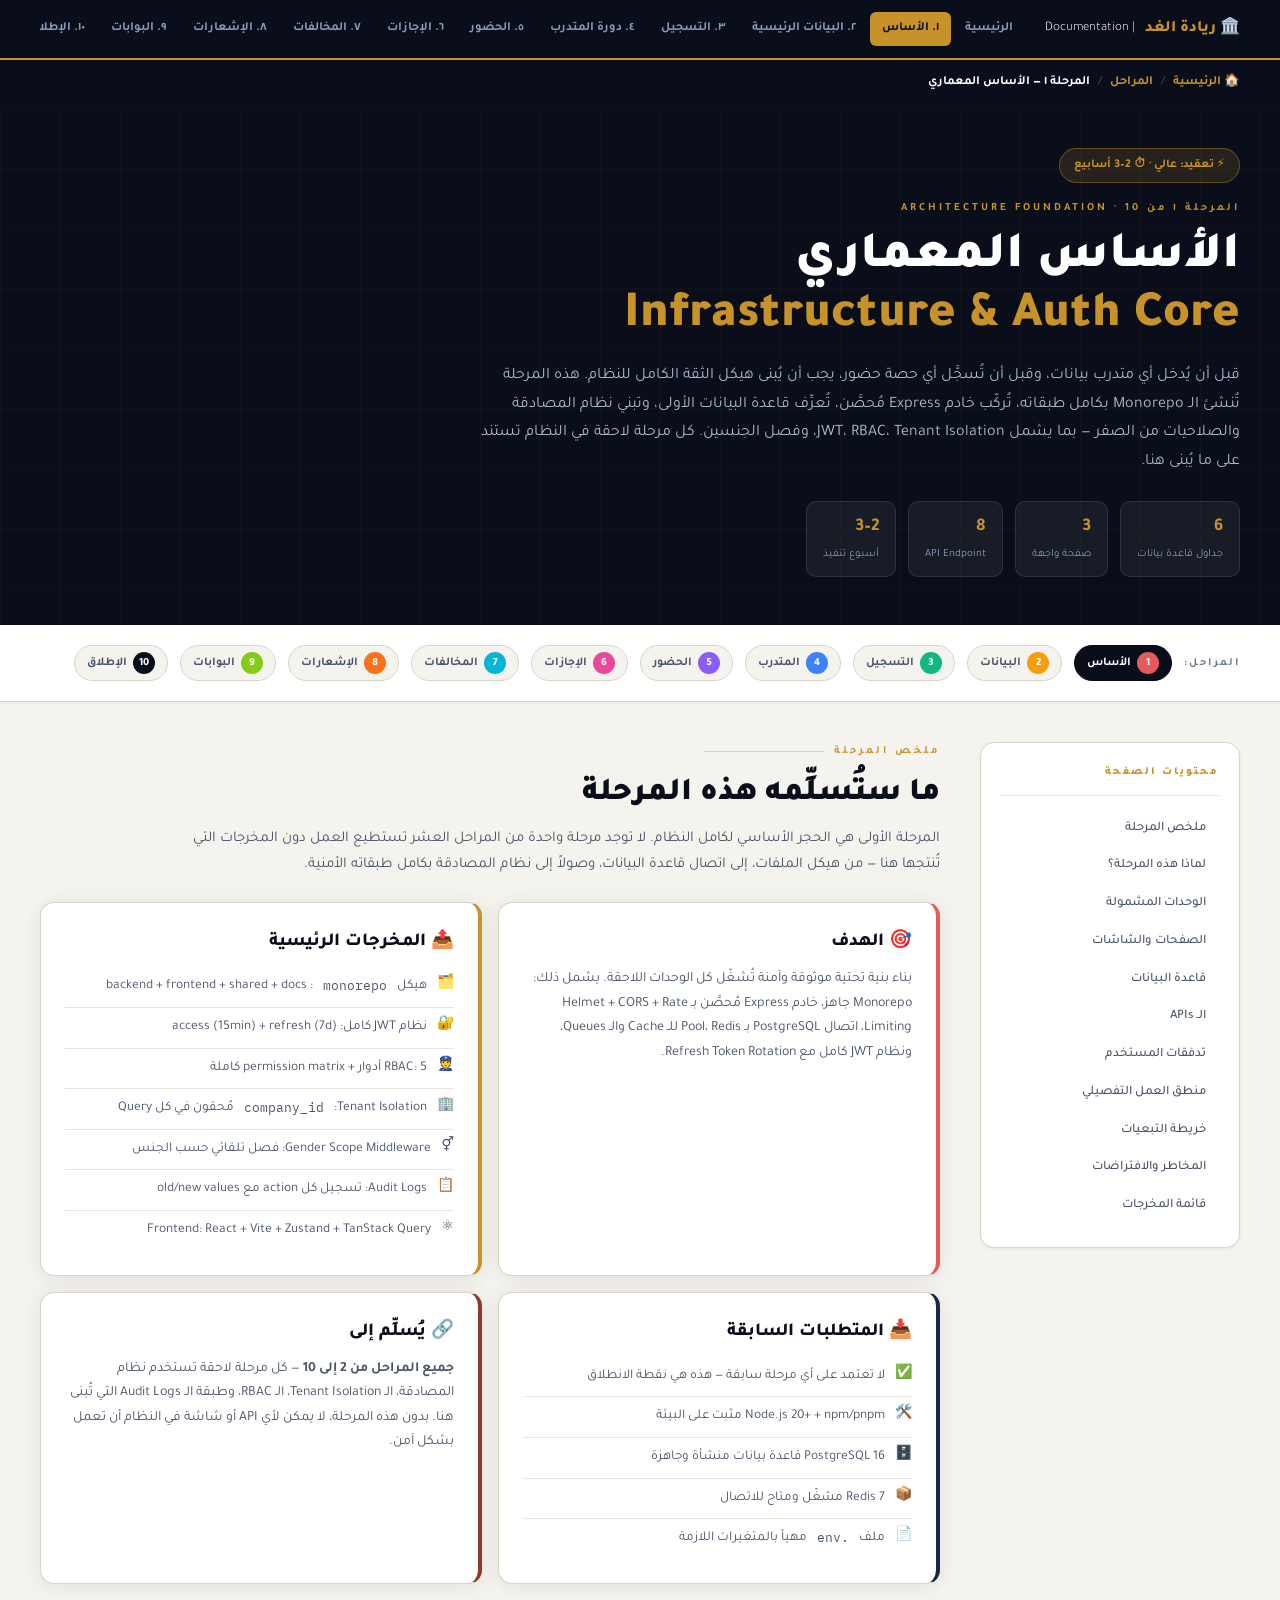
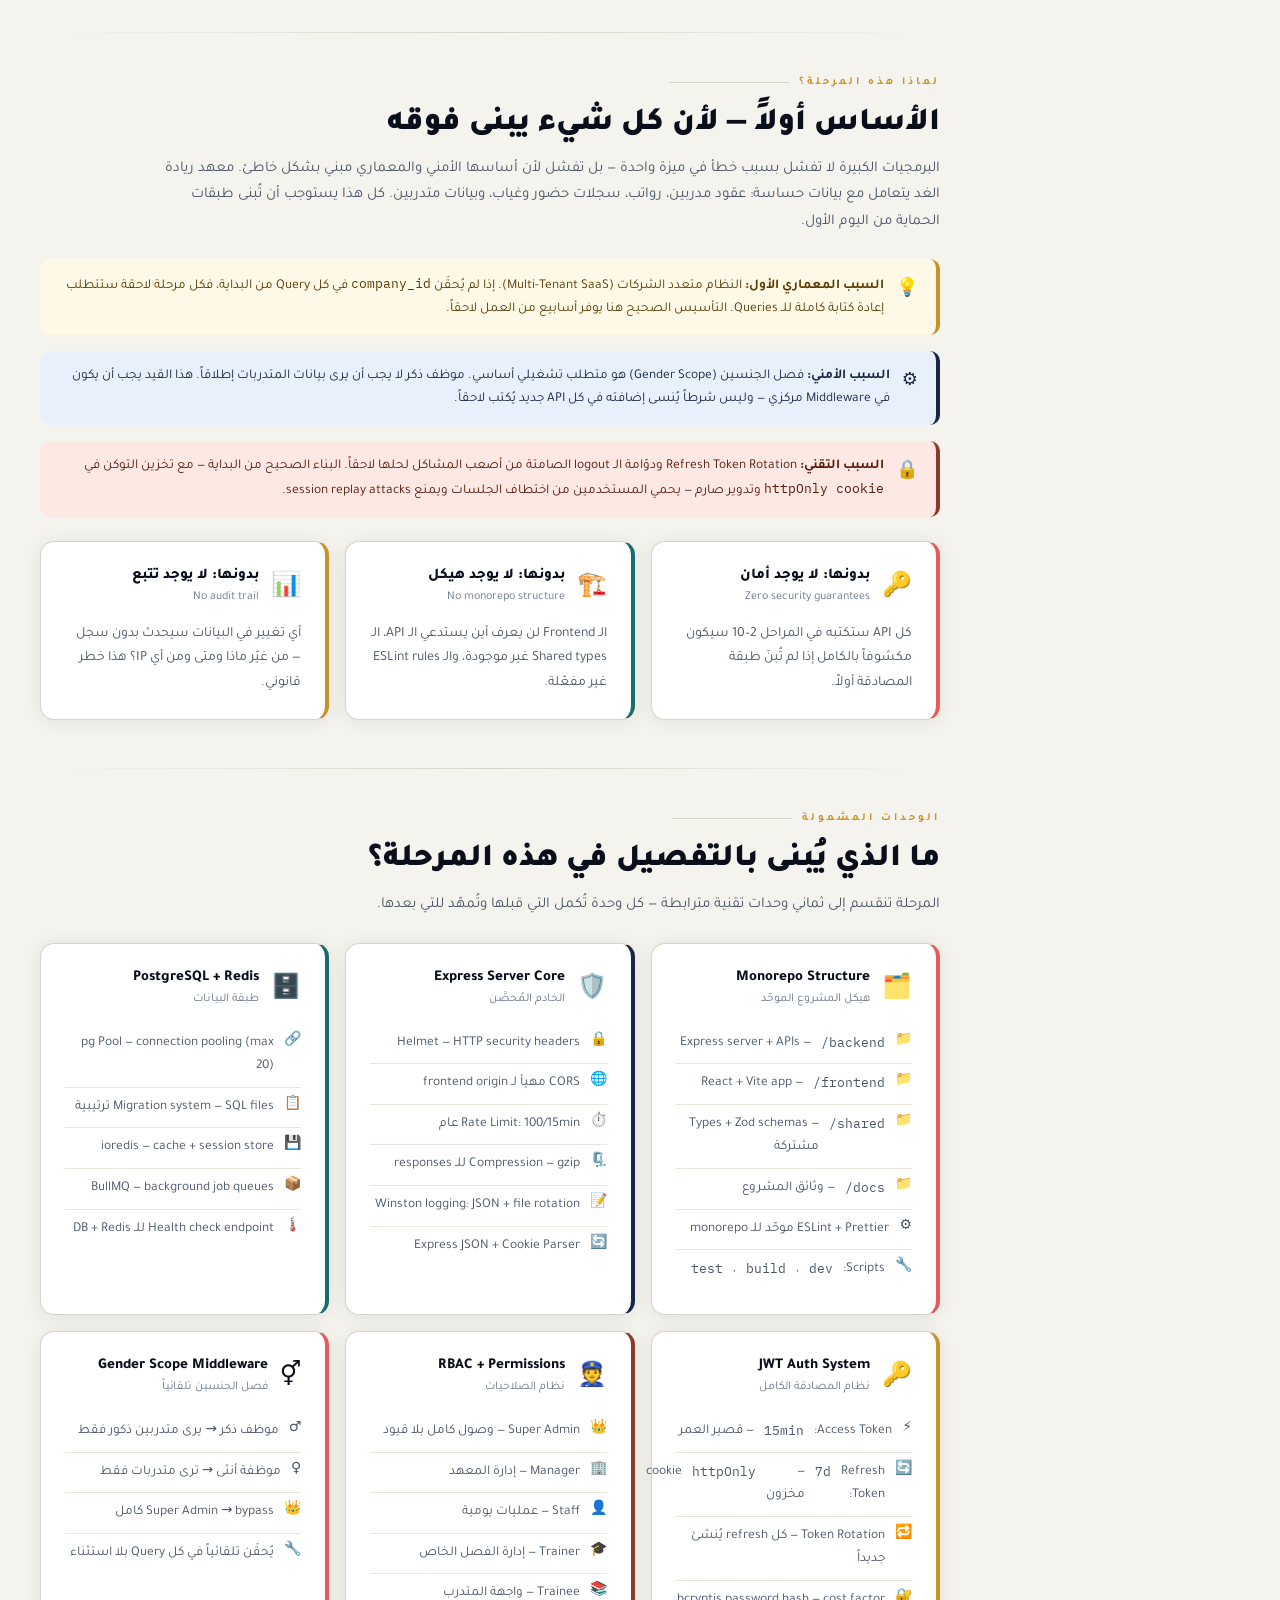
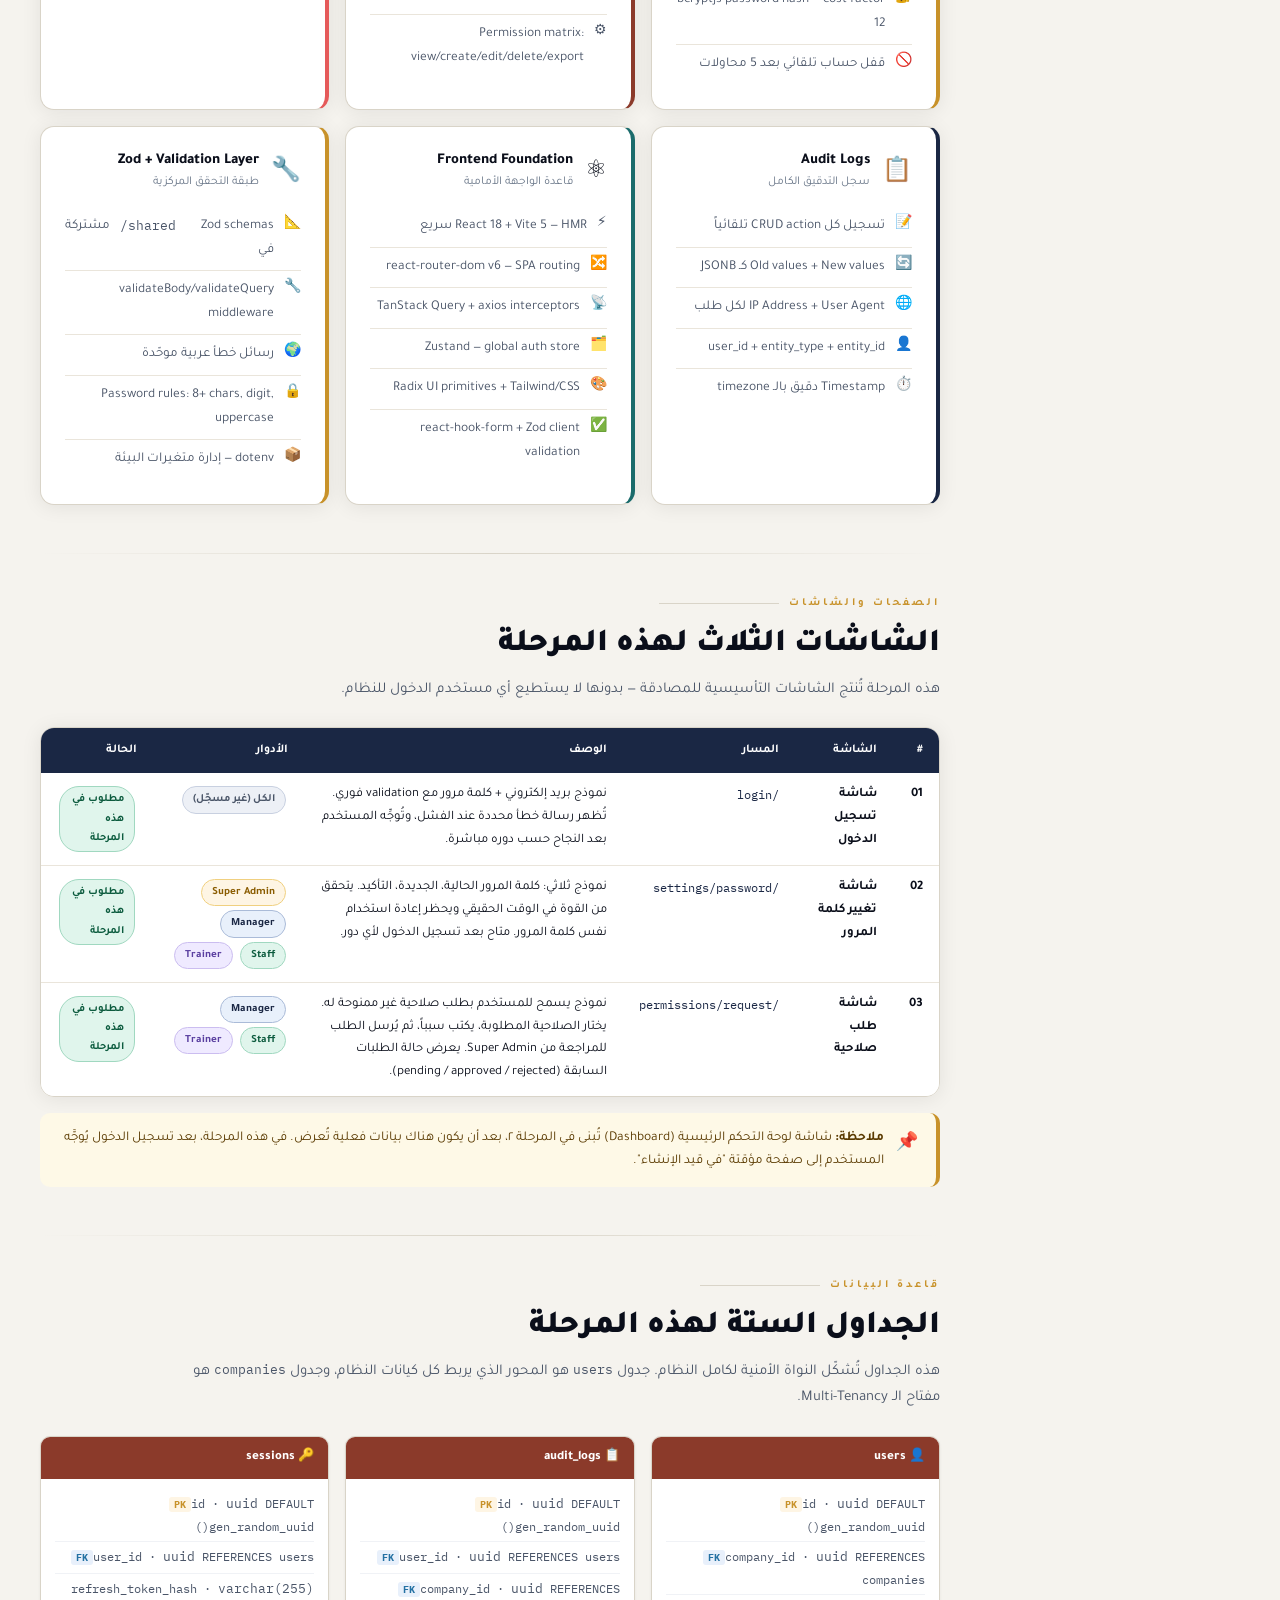
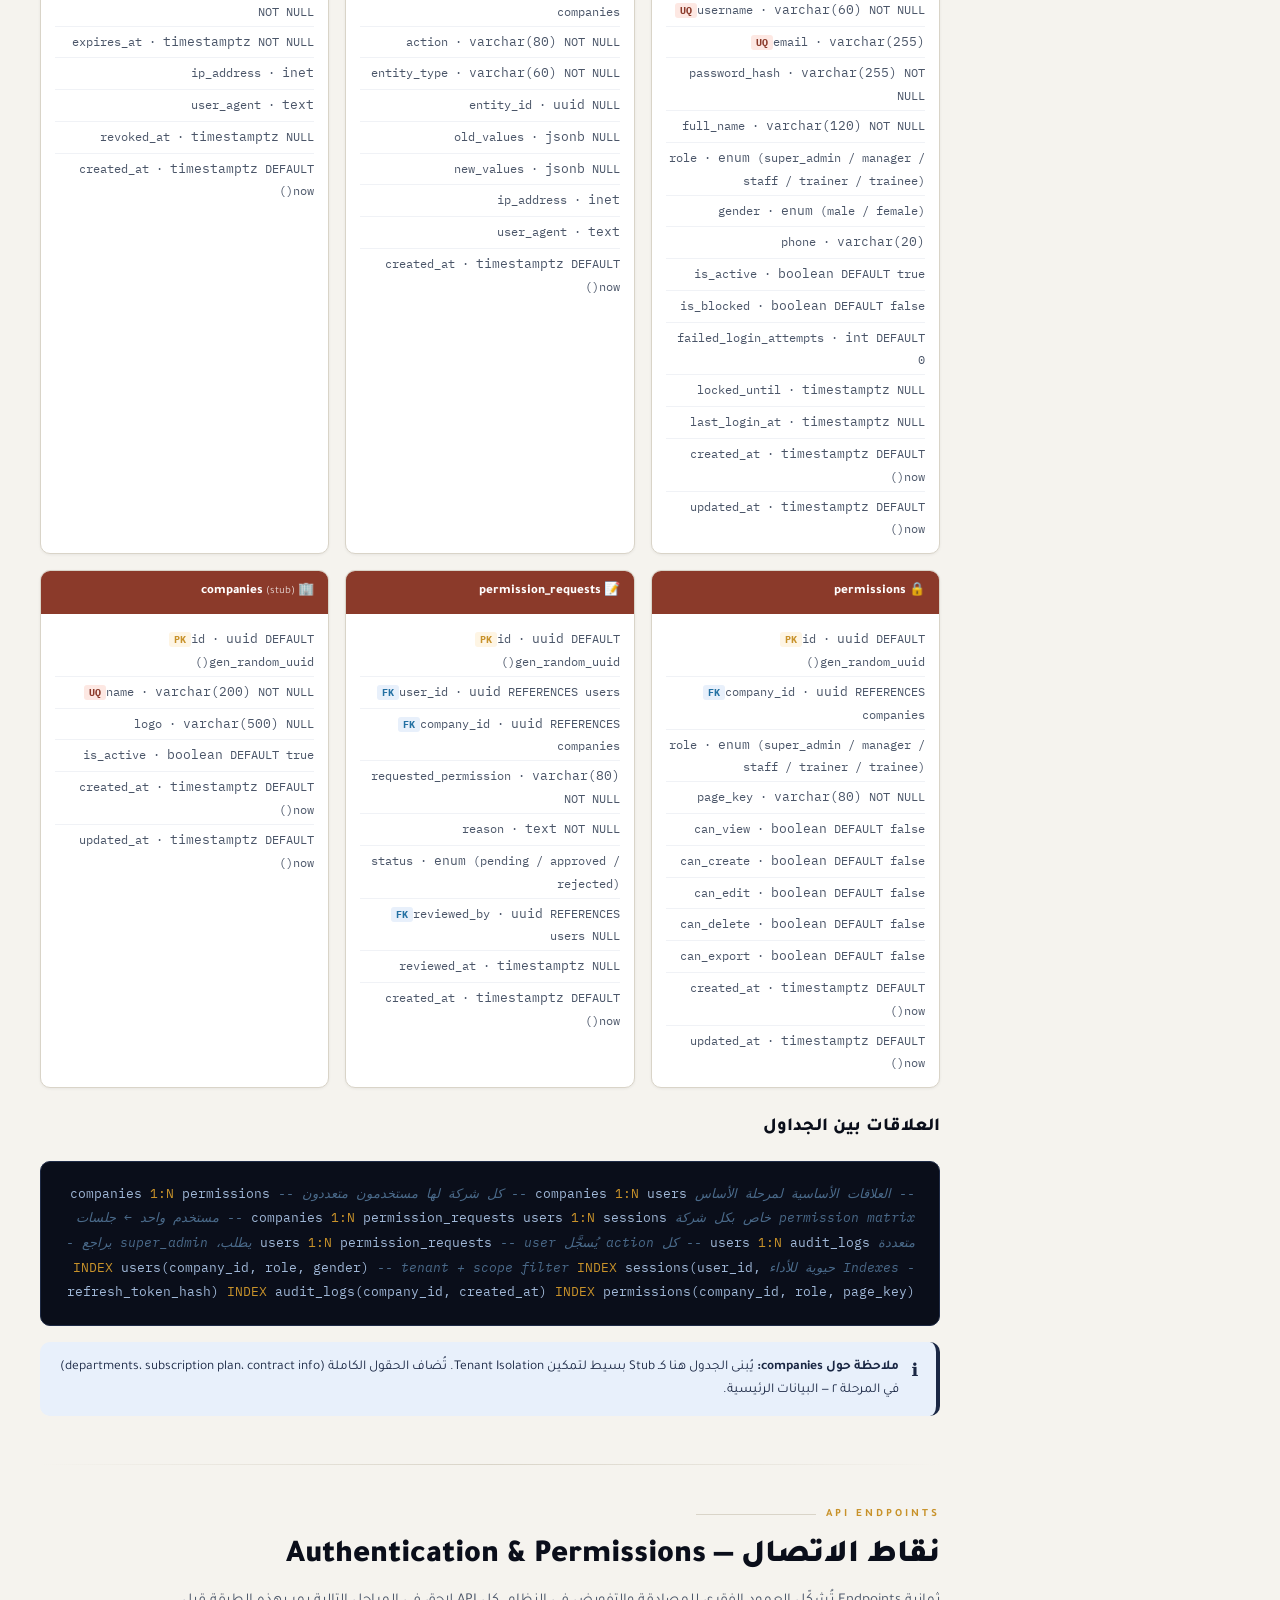
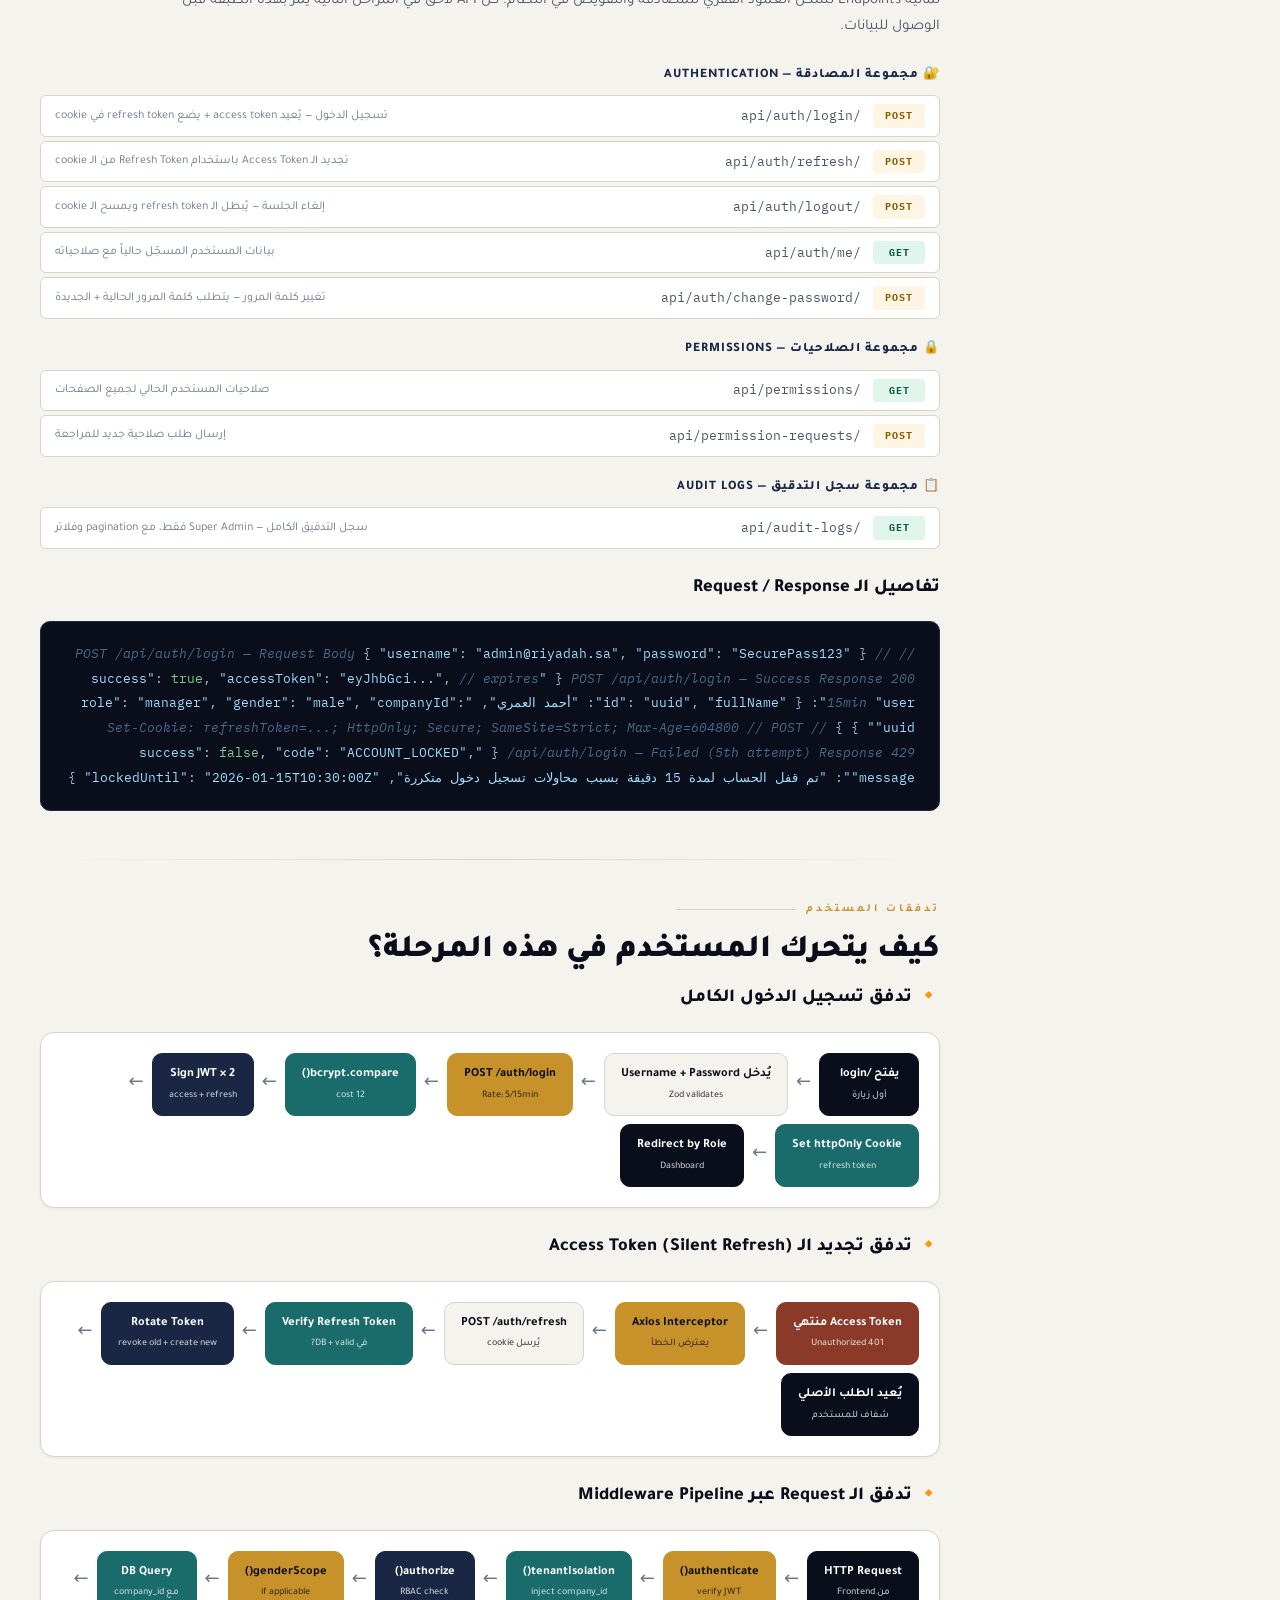
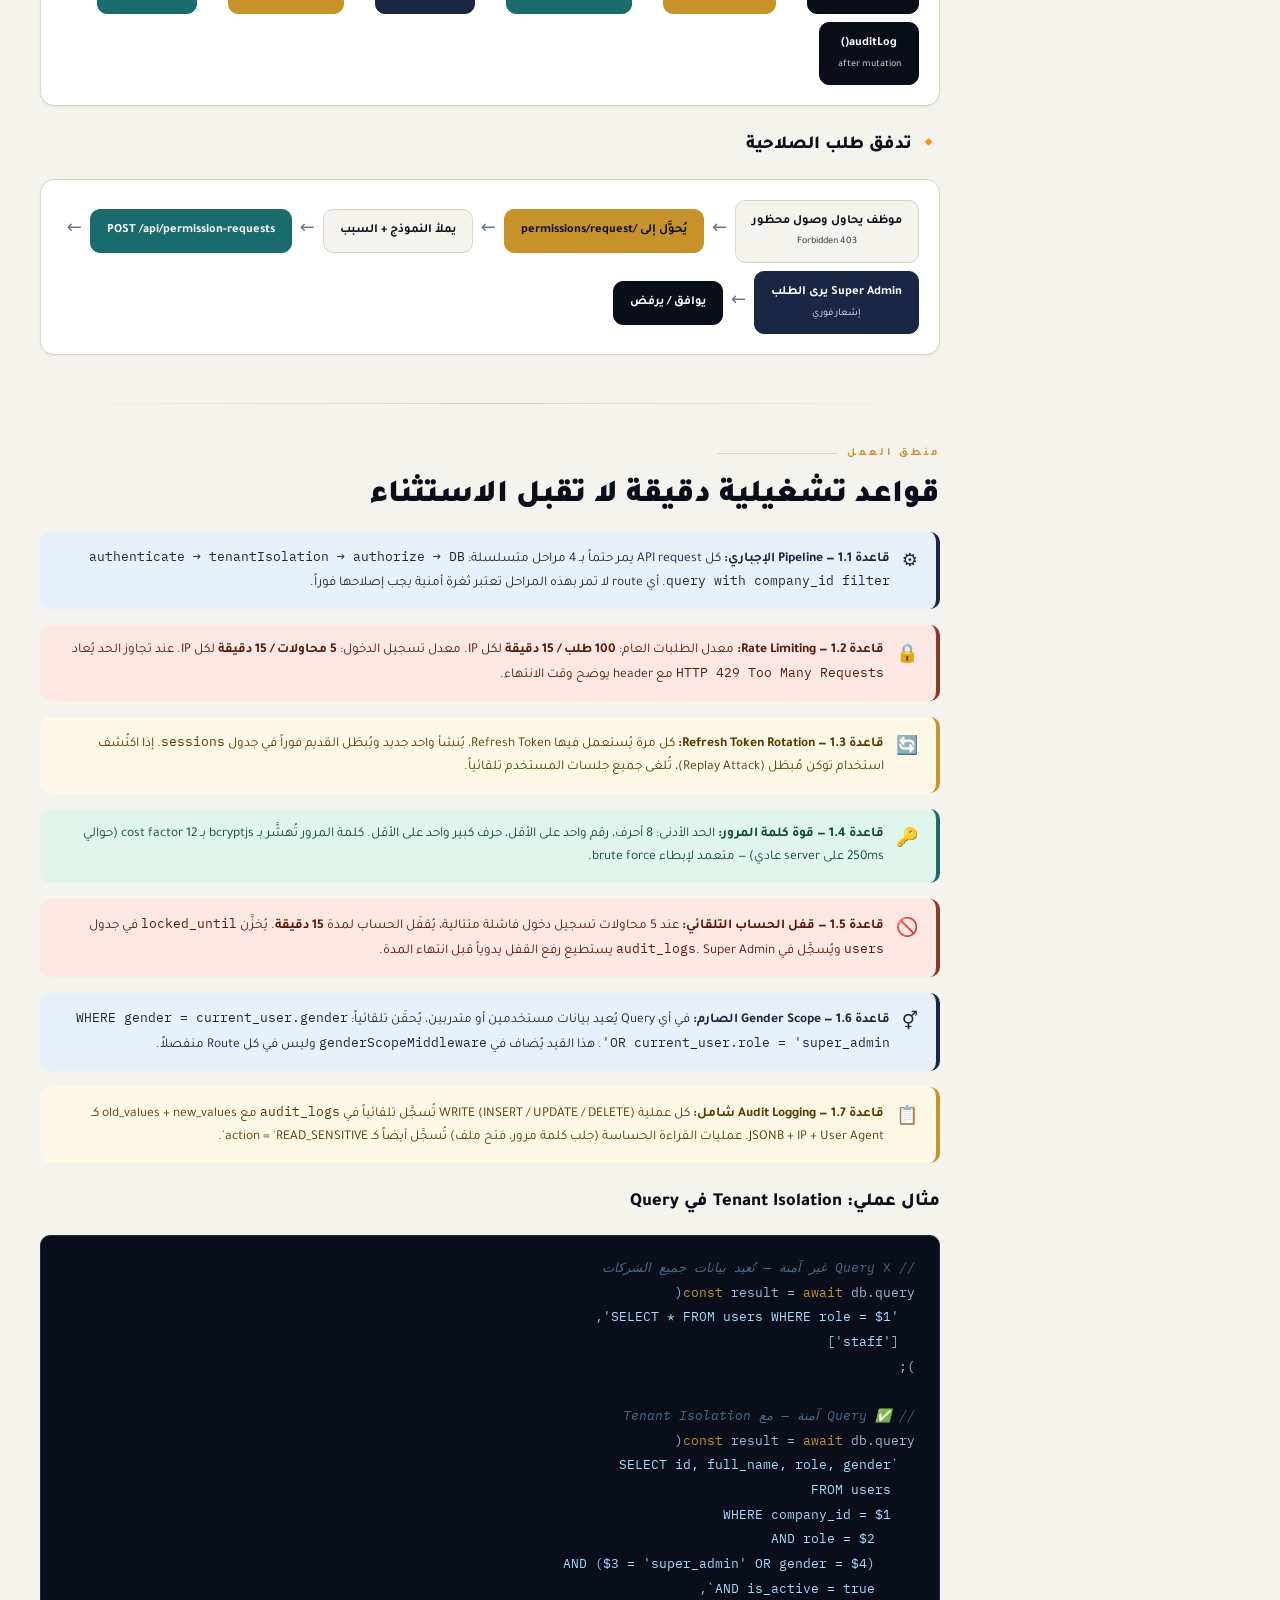
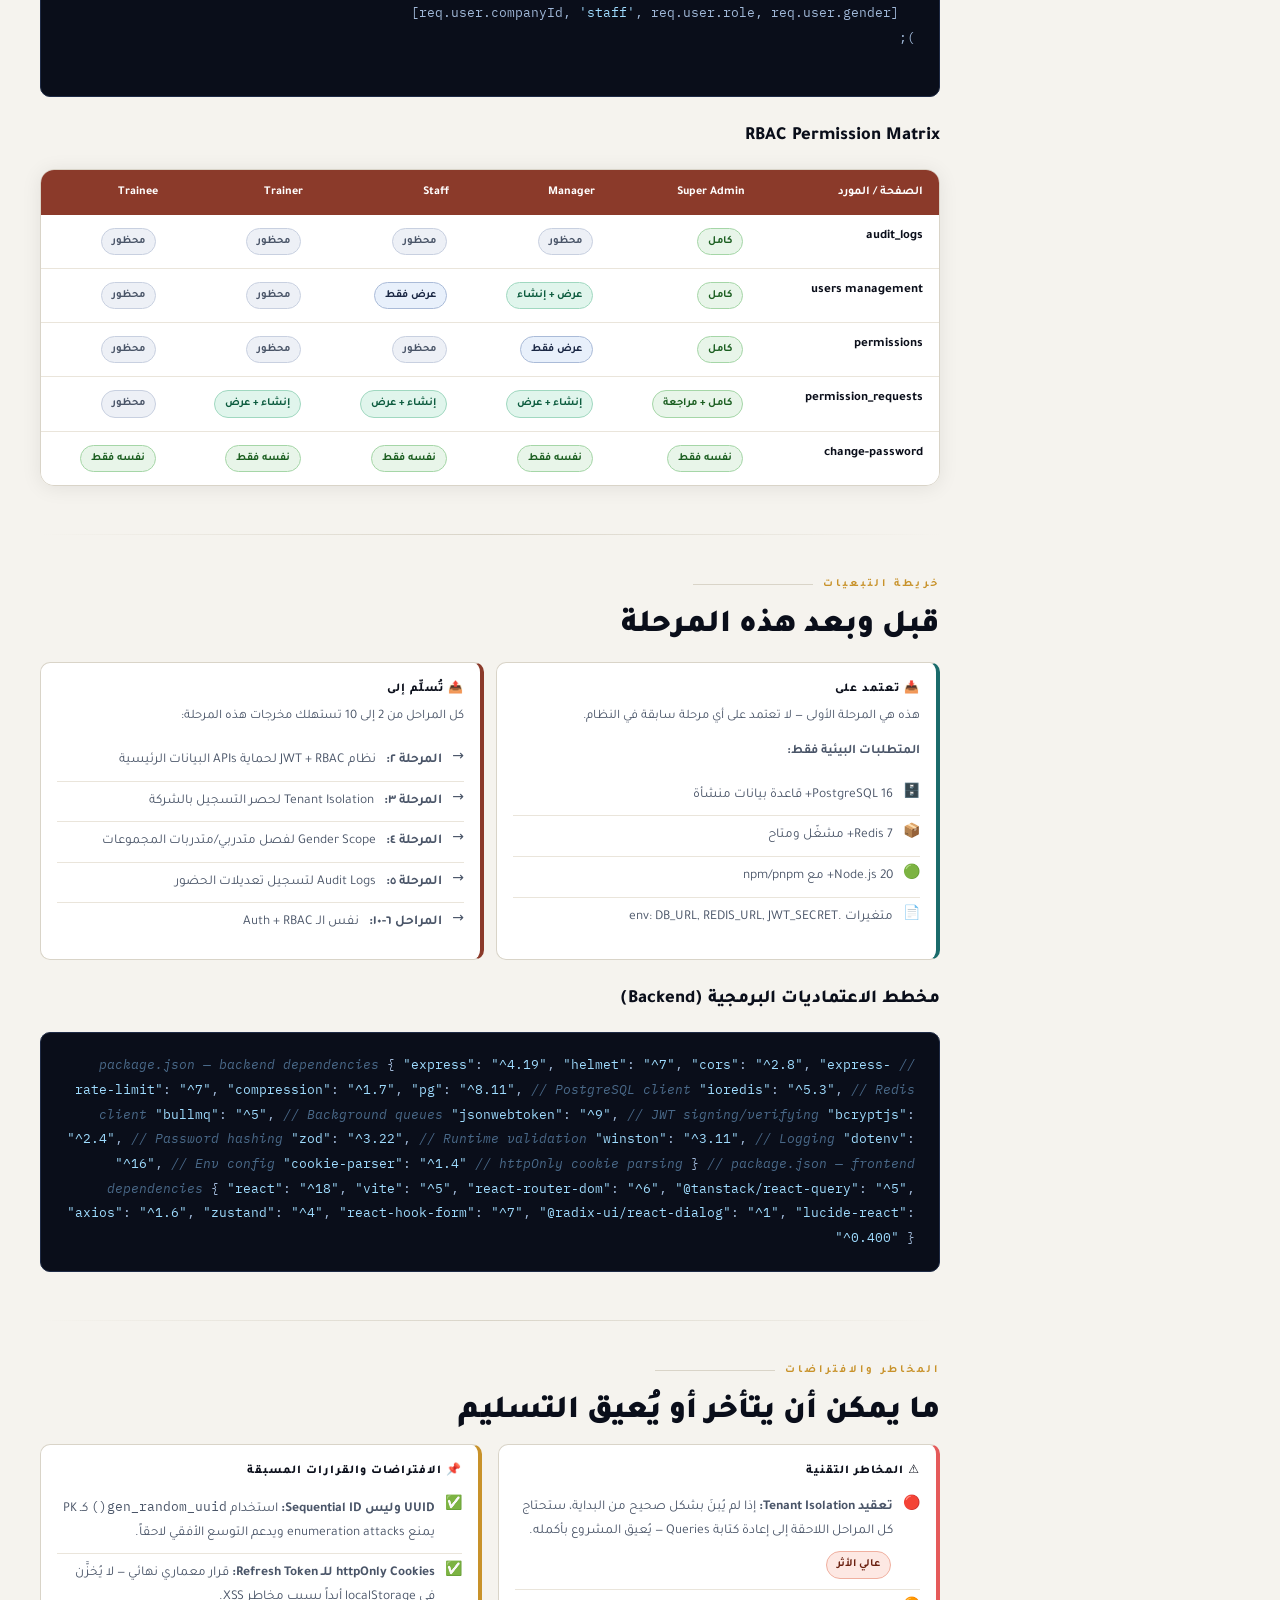
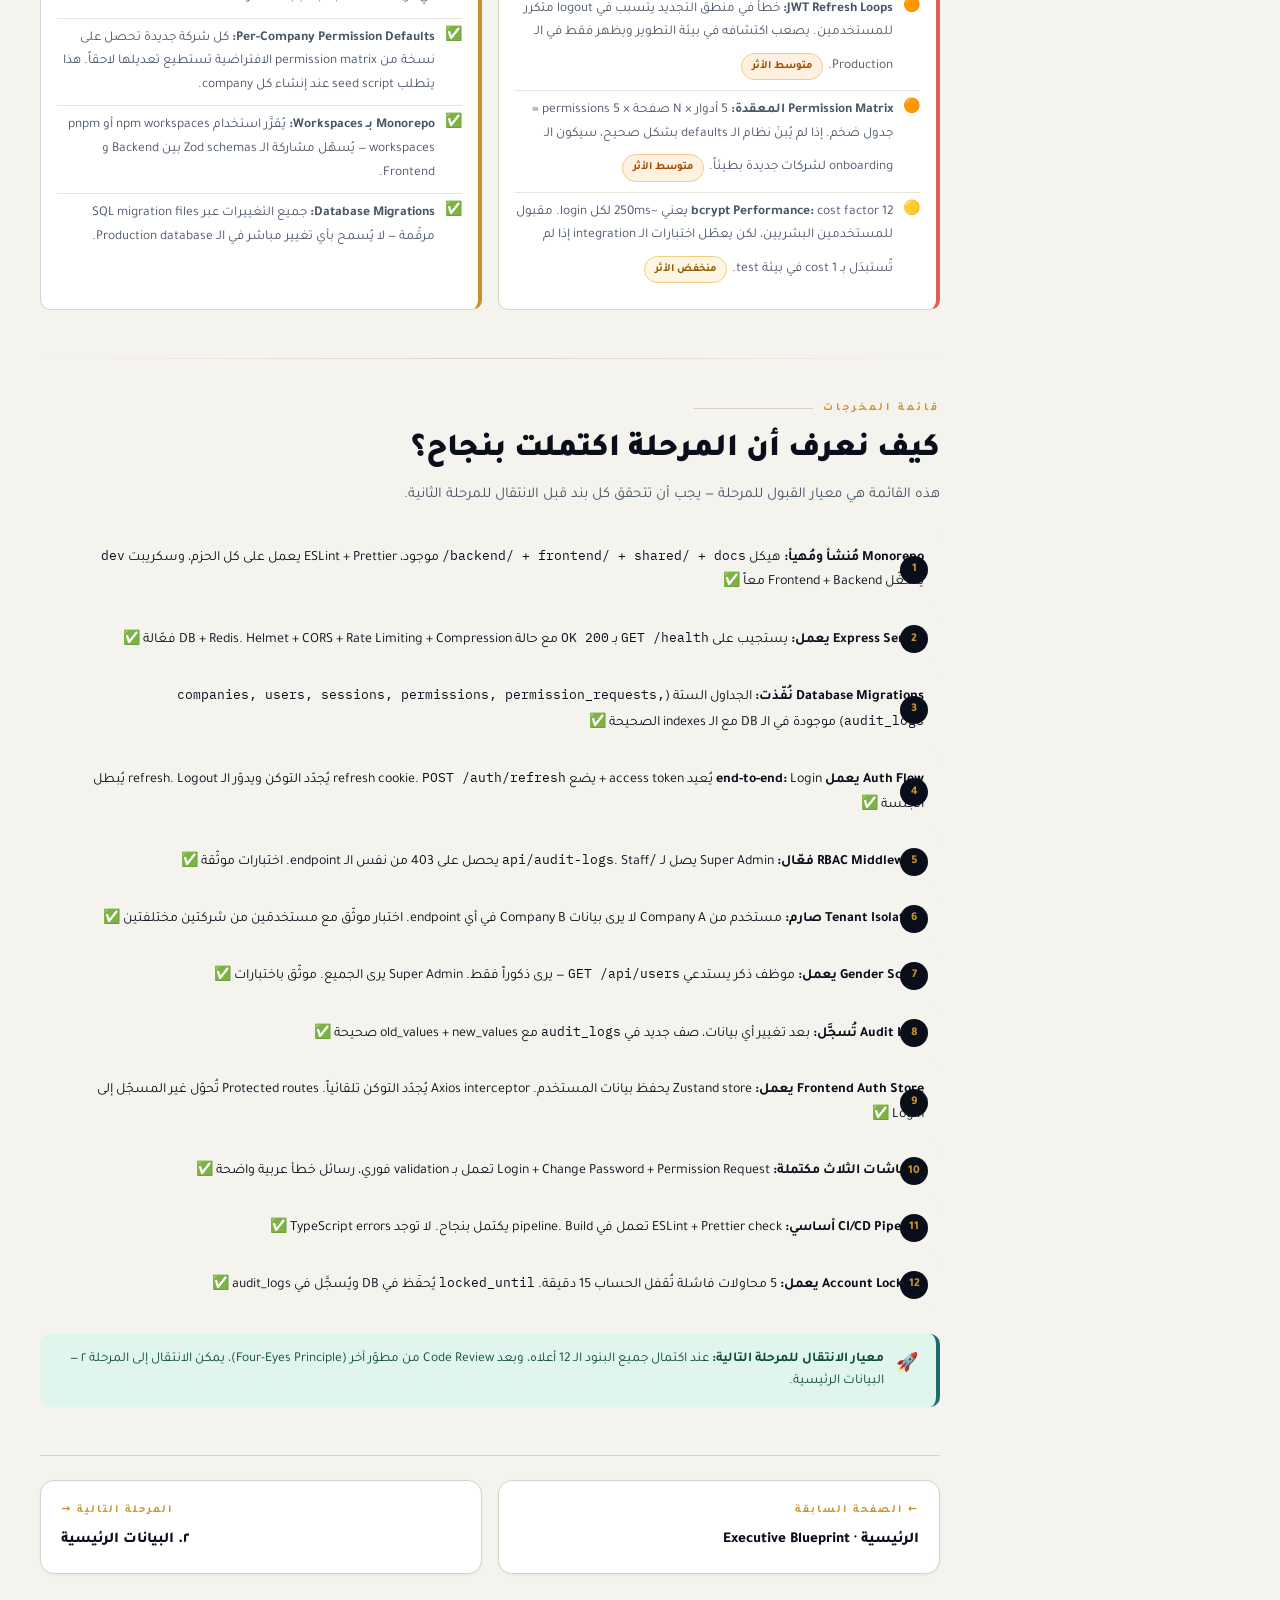
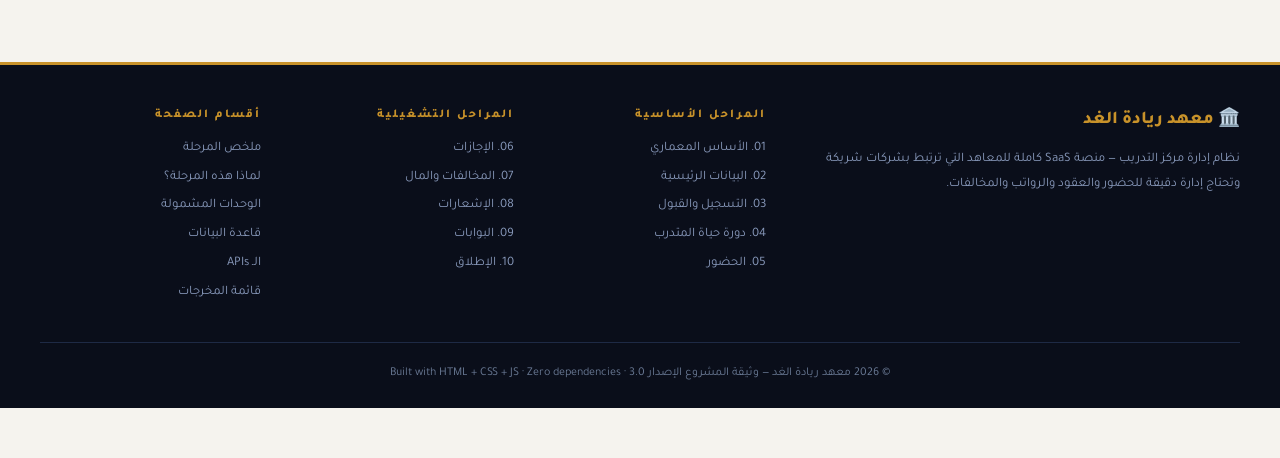
<file: phase-01-foundation.html>
<!DOCTYPE html>
<html lang="ar" dir="rtl">
<head>
<meta charset="UTF-8">
<meta name="viewport" content="width=device-width, initial-scale=1.0">
<title>المرحلة ١ — الأساس المعماري | معهد ريادة الغد</title>
<meta name="description" content="المرحلة الأولى من نظام إدارة معهد ريادة الغد — بناء الأساس المعماري الكامل: Express، PostgreSQL، Redis، JWT، RBAC، Tenant Isolation، وأول شاشات المصادقة.">
<link rel="preconnect" href="https://fonts.googleapis.com">
<link rel="preconnect" href="https://fonts.gstatic.com" crossorigin>
<link href="https://fonts.googleapis.com/css2?family=Tajawal:wght@300;400;500;700;800;900&family=IBM+Plex+Mono:wght@400;500;700&display=swap" rel="stylesheet">
<link rel="stylesheet" href="assets/css/style.css">
</head>
<body>

<!-- ============= TOP NAV ============= -->
<nav class="site-nav">
  <div class="site-nav-inner">
    <a href="index.html" class="nav-logo">🏛️ ريادة الغد <span>| Documentation</span></a>
    <button class="nav-toggle" aria-label="القائمة">☰</button>
    <div class="nav-links">
      <a href="index.html">الرئيسية</a>
      <a href="phase-01-foundation.html" class="active">١. الأساس</a>
      <a href="phase-02-master-data.html">٢. البيانات الرئيسية</a>
      <a href="phase-03-registration-intake.html">٣. التسجيل</a>
      <a href="phase-04-trainee-lifecycle.html">٤. دورة المتدرب</a>
      <a href="phase-05-attendance-operations.html">٥. الحضور</a>
      <a href="phase-06-leaves-exceptions.html">٦. الإجازات</a>
      <a href="phase-07-violations-financials.html">٧. المخالفات</a>
      <a href="phase-08-notifications-reports.html">٨. الإشعارات</a>
      <a href="phase-09-portals-admin-ops.html">٩. البوابات</a>
      <a href="phase-10-launch-roadmap.html">١٠. الإطلاق</a>
    </div>
  </div>
</nav>
<div class="scroll-progress"><div class="scroll-progress-bar"></div></div>

<!-- ============= BREADCRUMB ============= -->
<div class="breadcrumb">
  <div class="breadcrumb-inner">
    <a href="index.html">🏠 الرئيسية</a>
    <span class="sep">/</span>
    <a href="index.html#timeline">المراحل</a>
    <span class="sep">/</span>
    <span class="current">المرحلة ١ — الأساس المعماري</span>
  </div>
</div>

<!-- ============= PAGE HERO ============= -->
<header class="page-hero">
  <div class="page-hero-inner">
    <div class="complexity-badge">⚡ تعقيد: عالي · ⏱ 2–3 أسابيع</div>
    <div class="hero-label">المرحلة ١ من 10 · Architecture Foundation</div>
    <h1>الأساس المعماري<br><span>Infrastructure &amp; Auth Core</span></h1>
    <p class="hero-desc">
      قبل أن يُدخل أي متدرب بيانات، وقبل أن تُسجَّل أي حصة حضور، يجب أن يُبنى هيكل الثقة الكامل للنظام.
      هذه المرحلة تُنشئ الـ Monorepo بكامل طبقاته، تُركّب خادم Express مُحصَّن، تُعرِّف قاعدة البيانات الأولى، وتبني نظام المصادقة والصلاحيات من الصفر —
      بما يشمل JWT، RBAC، Tenant Isolation، وفصل الجنسين. كل مرحلة لاحقة في النظام تستند على ما يُبنى هنا.
    </p>
    <div class="hero-meta">
      <div class="hero-meta-item"><strong>6</strong><span>جداول قاعدة بيانات</span></div>
      <div class="hero-meta-item"><strong>3</strong><span>صفحة واجهة</span></div>
      <div class="hero-meta-item"><strong>8</strong><span>API Endpoint</span></div>
      <div class="hero-meta-item"><strong>2–3</strong><span>أسبوع تنفيذ</span></div>
    </div>
  </div>
</header>

<!-- ============= PHASE NAVIGATOR ============= -->
<div class="phase-navigator">
  <div class="phase-nav-inner">
    <span class="phase-nav-label">المراحل:</span>
    <a href="phase-01-foundation.html" class="phase-dot current"><span class="pd-num pdn-1">1</span>الأساس</a>
    <a href="phase-02-master-data.html" class="phase-dot"><span class="pd-num pdn-2">2</span>البيانات</a>
    <a href="phase-03-registration-intake.html" class="phase-dot"><span class="pd-num pdn-3">3</span>التسجيل</a>
    <a href="phase-04-trainee-lifecycle.html" class="phase-dot"><span class="pd-num pdn-4">4</span>المتدرب</a>
    <a href="phase-05-attendance-operations.html" class="phase-dot"><span class="pd-num pdn-5">5</span>الحضور</a>
    <a href="phase-06-leaves-exceptions.html" class="phase-dot"><span class="pd-num pdn-6">6</span>الإجازات</a>
    <a href="phase-07-violations-financials.html" class="phase-dot"><span class="pd-num pdn-7">7</span>المخالفات</a>
    <a href="phase-08-notifications-reports.html" class="phase-dot"><span class="pd-num pdn-8">8</span>الإشعارات</a>
    <a href="phase-09-portals-admin-ops.html" class="phase-dot"><span class="pd-num pdn-9">9</span>البوابات</a>
    <a href="phase-10-launch-roadmap.html" class="phase-dot"><span class="pd-num pdn-10">10</span>الإطلاق</a>
  </div>
</div>

<!-- ============= MAIN BODY ============= -->
<div class="page-body">

  <!-- TOC SIDEBAR -->
  <aside class="toc">
    <h4>محتويات الصفحة</h4>
    <ul>
      <li><a href="#summary">ملخص المرحلة</a></li>
      <li><a href="#why">لماذا هذه المرحلة؟</a></li>
      <li><a href="#modules">الوحدات المشمولة</a></li>
      <li><a href="#screens">الصفحات والشاشات</a></li>
      <li><a href="#database">قاعدة البيانات</a></li>
      <li><a href="#apis">الـ APIs</a></li>
      <li><a href="#flows">تدفقات المستخدم</a></li>
      <li><a href="#logic">منطق العمل التفصيلي</a></li>
      <li><a href="#dependencies">خريطة التبعيات</a></li>
      <li><a href="#risks">المخاطر والافتراضات</a></li>
      <li><a href="#checklist">قائمة المخرجات</a></li>
    </ul>
  </aside>

  <!-- MAIN CONTENT -->
  <main class="content">

    <!-- ===== SECTION 1: SUMMARY ===== -->
    <section id="summary" class="section">
      <div class="section-label">ملخص المرحلة</div>
      <h2 class="section-title">ما ستُسلِّمه هذه المرحلة</h2>
      <p class="section-desc">
        المرحلة الأولى هي الحجر الأساسي لكامل النظام. لا توجد مرحلة واحدة من المراحل العشر تستطيع العمل دون المخرجات التي تُنتجها هنا —
        من هيكل الملفات، إلى اتصال قاعدة البيانات، وصولاً إلى نظام المصادقة بكامل طبقاته الأمنية.
      </p>

      <div class="grid grid-2">
        <div class="card card-accent c-p1">
          <h3>🎯 الهدف</h3>
          <p>
            بناء بنية تحتية موثوقة وآمنة تُشغّل كل الوحدات اللاحقة. يشمل ذلك: Monorepo جاهز،
            خادم Express مُحصَّن بـ Helmet + CORS + Rate Limiting، اتصال PostgreSQL بـ Pool،
            Redis للـ Cache والـ Queues، ونظام JWT كامل مع Refresh Token Rotation.
          </p>
        </div>
        <div class="card card-accent c-gold">
          <h3>📤 المخرجات الرئيسية</h3>
          <ul class="feat-list">
            <li><span class="ico">🗂️</span>هيكل <code>monorepo</code>: backend + frontend + shared + docs</li>
            <li><span class="ico">🔐</span>نظام JWT كامل: access (15min) + refresh (7d)</li>
            <li><span class="ico">👮</span>RBAC: 5 أدوار + permission matrix كاملة</li>
            <li><span class="ico">🏢</span>Tenant Isolation: <code>company_id</code> مُحقون في كل Query</li>
            <li><span class="ico">⚥</span>Gender Scope Middleware: فصل تلقائي حسب الجنس</li>
            <li><span class="ico">📋</span>Audit Logs: تسجيل كل action مع old/new values</li>
            <li><span class="ico">⚛️</span>Frontend: React + Vite + Zustand + TanStack Query</li>
          </ul>
        </div>
        <div class="card card-accent c-navy">
          <h3>📥 المتطلبات السابقة</h3>
          <ul class="feat-list">
            <li><span class="ico">✅</span>لا تعتمد على أي مرحلة سابقة — هذه هي نقطة الانطلاق</li>
            <li><span class="ico">🛠️</span>Node.js 20+ + npm/pnpm مثبت على البيئة</li>
            <li><span class="ico">🗄️</span>PostgreSQL 16 قاعدة بيانات منشأة وجاهزة</li>
            <li><span class="ico">📦</span>Redis 7 مشغّل ومتاح للاتصال</li>
            <li><span class="ico">📄</span>ملف <code>.env</code> مهيأ بالمتغيرات اللازمة</li>
          </ul>
        </div>
        <div class="card card-accent c-rust">
          <h3>🔗 يُسلِّم إلى</h3>
          <p>
            <strong>جميع المراحل من 2 إلى 10</strong> — كل مرحلة لاحقة تستخدم نظام المصادقة،
            الـ Tenant Isolation، الـ RBAC، وطبقة الـ Audit Logs التي تُبنى هنا.
            بدون هذه المرحلة، لا يمكن لأي API أو شاشة في النظام أن تعمل بشكل آمن.
          </p>
        </div>
      </div>
    </section>

    <hr class="section-separator">

    <!-- ===== SECTION 2: WHY ===== -->
    <section id="why" class="section">
      <div class="section-label">لماذا هذه المرحلة؟</div>
      <h2 class="section-title">الأساس أولاً — لأن كل شيء يبنى فوقه</h2>
      <p class="section-desc">
        البرمجيات الكبيرة لا تفشل بسبب خطأ في ميزة واحدة — بل تفشل لأن أساسها الأمني والمعماري مبني بشكل خاطئ.
        معهد ريادة الغد يتعامل مع بيانات حساسة: عقود مدربين، رواتب، سجلات حضور وغياب، وبيانات متدربين.
        كل هذا يستوجب أن تُبنى طبقات الحماية من اليوم الأول.
      </p>

      <div class="alert al-gold">
        <span class="ico">💡</span>
        <div>
          <strong>السبب المعماري الأول:</strong> النظام متعدد الشركات (Multi-Tenant SaaS).
          إذا لم يُحقَن <code>company_id</code> في كل Query من البداية، فكل مرحلة لاحقة ستتطلب إعادة كتابة كاملة للـ Queries.
          التأسيس الصحيح هنا يوفر أسابيع من العمل لاحقاً.
        </div>
      </div>

      <div class="alert al-navy">
        <span class="ico">⚙️</span>
        <div>
          <strong>السبب الأمني:</strong> فصل الجنسين (Gender Scope) هو متطلب تشغيلي أساسي.
          موظف ذكر لا يجب أن يرى بيانات المتدربات إطلاقاً. هذا القيد يجب أن يكون في Middleware مركزي —
          وليس شرطاً يُنسى إضافته في كل API جديد يُكتب لاحقاً.
        </div>
      </div>

      <div class="alert al-rust">
        <span class="ico">🔒</span>
        <div>
          <strong>السبب التقني:</strong> Refresh Token Rotation ودوّامة الـ logout الصامتة من أصعب المشاكل لحلها لاحقاً.
          البناء الصحيح من البداية — مع تخزين التوكن في <code>httpOnly cookie</code> وتدوير صارم —
          يحمي المستخدمين من اختطاف الجلسات ويمنع session replay attacks.
        </div>
      </div>

      <div class="grid grid-3 mt-6">
        <div class="card card-accent c-p1">
          <div class="card-head">
            <div class="card-icon">🔑</div>
            <div>
              <div class="card-title">بدونها: لا يوجد أمان</div>
              <div class="card-sub">Zero security guarantees</div>
            </div>
          </div>
          <p>
            كل API ستكتبه في المراحل 2–10 سيكون مكشوفاً بالكامل إذا لم تُبنَ طبقة المصادقة أولاً.
          </p>
        </div>
        <div class="card card-accent c-teal">
          <div class="card-head">
            <div class="card-icon">🏗️</div>
            <div>
              <div class="card-title">بدونها: لا يوجد هيكل</div>
              <div class="card-sub">No monorepo structure</div>
            </div>
          </div>
          <p>
            الـ Frontend لن يعرف أين يستدعي الـ API، الـ Shared types غير موجودة، والـ ESLint rules غير مفعّلة.
          </p>
        </div>
        <div class="card card-accent c-gold">
          <div class="card-head">
            <div class="card-icon">📊</div>
            <div>
              <div class="card-title">بدونها: لا يوجد تتبع</div>
              <div class="card-sub">No audit trail</div>
            </div>
          </div>
          <p>
            أي تغيير في البيانات سيحدث بدون سجل — من غيّر ماذا ومتى ومن أي IP؟ هذا خطر قانوني.
          </p>
        </div>
      </div>
    </section>

    <hr class="section-separator">

    <!-- ===== SECTION 3: MODULES ===== -->
    <section id="modules" class="section">
      <div class="section-label">الوحدات المشمولة</div>
      <h2 class="section-title">ما الذي يُبنى بالتفصيل في هذه المرحلة؟</h2>
      <p class="section-desc">
        المرحلة تنقسم إلى ثماني وحدات تقنية مترابطة — كل وحدة تُكمل التي قبلها وتُمهّد للتي بعدها.
      </p>

      <div class="grid grid-3">

        <div class="card card-accent c-p1">
          <div class="card-head">
            <div class="card-icon">🗂️</div>
            <div>
              <div class="card-title">Monorepo Structure</div>
              <div class="card-sub">هيكل المشروع الموحّد</div>
            </div>
          </div>
          <ul class="feat-list">
            <li><span class="ico">📁</span><code>backend/</code> — Express server + APIs</li>
            <li><span class="ico">📁</span><code>frontend/</code> — React + Vite app</li>
            <li><span class="ico">📁</span><code>shared/</code> — Types + Zod schemas مشتركة</li>
            <li><span class="ico">📁</span><code>docs/</code> — وثائق المشروع</li>
            <li><span class="ico">⚙️</span>ESLint + Prettier موحّد للـ monorepo</li>
            <li><span class="ico">🔧</span>Scripts: <code>dev</code>, <code>build</code>, <code>test</code></li>
          </ul>
        </div>

        <div class="card card-accent c-navy">
          <div class="card-head">
            <div class="card-icon">🛡️</div>
            <div>
              <div class="card-title">Express Server Core</div>
              <div class="card-sub">الخادم المُحصَّن</div>
            </div>
          </div>
          <ul class="feat-list">
            <li><span class="ico">🔒</span>Helmet — HTTP security headers</li>
            <li><span class="ico">🌐</span>CORS مهيأ لـ frontend origin</li>
            <li><span class="ico">⏱️</span>Rate Limit: 100/15min عام</li>
            <li><span class="ico">🗜️</span>Compression — gzip للـ responses</li>
            <li><span class="ico">📝</span>Winston logging: JSON + file rotation</li>
            <li><span class="ico">🔄</span>Express JSON + Cookie Parser</li>
          </ul>
        </div>

        <div class="card card-accent c-teal">
          <div class="card-head">
            <div class="card-icon">🗄️</div>
            <div>
              <div class="card-title">PostgreSQL + Redis</div>
              <div class="card-sub">طبقة البيانات</div>
            </div>
          </div>
          <ul class="feat-list">
            <li><span class="ico">🔗</span>pg Pool — connection pooling (max 20)</li>
            <li><span class="ico">📋</span>Migration system — SQL files ترتيبية</li>
            <li><span class="ico">💾</span>ioredis — cache + session store</li>
            <li><span class="ico">📦</span>BullMQ — background job queues</li>
            <li><span class="ico">🌡️</span>Health check endpoint للـ DB + Redis</li>
          </ul>
        </div>

        <div class="card card-accent c-gold">
          <div class="card-head">
            <div class="card-icon">🔑</div>
            <div>
              <div class="card-title">JWT Auth System</div>
              <div class="card-sub">نظام المصادقة الكامل</div>
            </div>
          </div>
          <ul class="feat-list">
            <li><span class="ico">⚡</span>Access Token: <code>15min</code> — قصير العمر</li>
            <li><span class="ico">🔄</span>Refresh Token: <code>7d</code> — مخزون <code>httpOnly</code> cookie</li>
            <li><span class="ico">🔁</span>Token Rotation — كل refresh يُنشئ جديداً</li>
            <li><span class="ico">🔐</span>bcryptjs password hash — cost factor 12</li>
            <li><span class="ico">🚫</span>قفل حساب تلقائي بعد 5 محاولات</li>
          </ul>
        </div>

        <div class="card card-accent c-rust">
          <div class="card-head">
            <div class="card-icon">👮</div>
            <div>
              <div class="card-title">RBAC + Permissions</div>
              <div class="card-sub">نظام الصلاحيات</div>
            </div>
          </div>
          <ul class="feat-list">
            <li><span class="ico">👑</span>Super Admin — وصول كامل بلا قيود</li>
            <li><span class="ico">🏢</span>Manager — إدارة المعهد</li>
            <li><span class="ico">👤</span>Staff — عمليات يومية</li>
            <li><span class="ico">🎓</span>Trainer — إدارة الفصل الخاص</li>
            <li><span class="ico">📚</span>Trainee — واجهة المتدرب</li>
            <li><span class="ico">⚙️</span>Permission matrix: view/create/edit/delete/export</li>
          </ul>
        </div>

        <div class="card card-accent c-p1">
          <div class="card-head">
            <div class="card-icon">⚥</div>
            <div>
              <div class="card-title">Gender Scope Middleware</div>
              <div class="card-sub">فصل الجنسين تلقائياً</div>
            </div>
          </div>
          <ul class="feat-list">
            <li><span class="ico">♂️</span>موظف ذكر → يرى متدربين ذكور فقط</li>
            <li><span class="ico">♀️</span>موظفة أنثى → ترى متدربات فقط</li>
            <li><span class="ico">👑</span>Super Admin → bypass كامل</li>
            <li><span class="ico">🔧</span>يُحقَن تلقائياً في كل Query بلا استثناء</li>
          </ul>
        </div>

        <div class="card card-accent c-navy">
          <div class="card-head">
            <div class="card-icon">📋</div>
            <div>
              <div class="card-title">Audit Logs</div>
              <div class="card-sub">سجل التدقيق الكامل</div>
            </div>
          </div>
          <ul class="feat-list">
            <li><span class="ico">📝</span>تسجيل كل CRUD action تلقائياً</li>
            <li><span class="ico">🔄</span>Old values + New values كـ JSONB</li>
            <li><span class="ico">🌐</span>IP Address + User Agent لكل طلب</li>
            <li><span class="ico">👤</span>user_id + entity_type + entity_id</li>
            <li><span class="ico">⏱️</span>Timestamp دقيق بالـ timezone</li>
          </ul>
        </div>

        <div class="card card-accent c-teal">
          <div class="card-head">
            <div class="card-icon">⚛️</div>
            <div>
              <div class="card-title">Frontend Foundation</div>
              <div class="card-sub">قاعدة الواجهة الأمامية</div>
            </div>
          </div>
          <ul class="feat-list">
            <li><span class="ico">⚡</span>React 18 + Vite 5 — HMR سريع</li>
            <li><span class="ico">🔀</span>react-router-dom v6 — SPA routing</li>
            <li><span class="ico">📡</span>TanStack Query + axios interceptors</li>
            <li><span class="ico">🗂️</span>Zustand — global auth store</li>
            <li><span class="ico">🎨</span>Radix UI primitives + Tailwind/CSS</li>
            <li><span class="ico">✅</span>react-hook-form + Zod client validation</li>
          </ul>
        </div>

        <div class="card card-accent c-gold">
          <div class="card-head">
            <div class="card-icon">🔧</div>
            <div>
              <div class="card-title">Zod + Validation Layer</div>
              <div class="card-sub">طبقة التحقق المركزية</div>
            </div>
          </div>
          <ul class="feat-list">
            <li><span class="ico">📐</span>Zod schemas في <code>shared/</code> مشتركة</li>
            <li><span class="ico">🔧</span>validateBody/validateQuery middleware</li>
            <li><span class="ico">🌍</span>رسائل خطأ عربية موحّدة</li>
            <li><span class="ico">🔒</span>Password rules: 8+ chars, digit, uppercase</li>
            <li><span class="ico">📦</span>dotenv — إدارة متغيرات البيئة</li>
          </ul>
        </div>

      </div>
    </section>

    <hr class="section-separator">

    <!-- ===== SECTION 4: SCREENS ===== -->
    <section id="screens" class="section">
      <div class="section-label">الصفحات والشاشات</div>
      <h2 class="section-title">الشاشات الثلاث لهذه المرحلة</h2>
      <p class="section-desc">
        هذه المرحلة تُنتج الشاشات التأسيسية للمصادقة — بدونها لا يستطيع أي مستخدم الدخول للنظام.
      </p>
      <div class="tbl-wrap">
        <table>
          <thead>
            <tr>
              <th>#</th>
              <th>الشاشة</th>
              <th>المسار</th>
              <th>الوصف</th>
              <th>الأدوار</th>
              <th>الحالة</th>
            </tr>
          </thead>
          <tbody>
            <tr>
              <td class="td-strong">01</td>
              <td class="td-strong">شاشة تسجيل الدخول</td>
              <td class="mono">/login</td>
              <td>
                نموذج بريد إلكتروني + كلمة مرور مع validation فوري.
                تُظهر رسالة خطأ محددة عند الفشل، وتُوجِّه المستخدم بعد النجاح
                حسب دوره مباشرة.
              </td>
              <td>
                <span class="badge b-gray">الكل (غير مسجّل)</span>
              </td>
              <td><span class="badge b-teal">مطلوب في هذه المرحلة</span></td>
            </tr>
            <tr>
              <td class="td-strong">02</td>
              <td class="td-strong">شاشة تغيير كلمة المرور</td>
              <td class="mono">/settings/password</td>
              <td>
                نموذج ثلاثي: كلمة المرور الحالية، الجديدة، التأكيد.
                يتحقق من القوة في الوقت الحقيقي ويحظر إعادة استخدام نفس كلمة المرور.
                متاح بعد تسجيل الدخول لأي دور.
              </td>
              <td>
                <span class="badge b-gold">Super Admin</span>
                <span class="badge b-navy">Manager</span>
                <span class="badge b-teal">Staff</span>
                <span class="badge b-purple">Trainer</span>
              </td>
              <td><span class="badge b-teal">مطلوب في هذه المرحلة</span></td>
            </tr>
            <tr>
              <td class="td-strong">03</td>
              <td class="td-strong">شاشة طلب صلاحية</td>
              <td class="mono">/permissions/request</td>
              <td>
                نموذج يسمح للمستخدم بطلب صلاحية غير ممنوحة له.
                يختار الصلاحية المطلوبة، يكتب سبباً، ثم يُرسل الطلب للمراجعة من Super Admin.
                يعرض حالة الطلبات السابقة (pending / approved / rejected).
              </td>
              <td>
                <span class="badge b-navy">Manager</span>
                <span class="badge b-teal">Staff</span>
                <span class="badge b-purple">Trainer</span>
              </td>
              <td><span class="badge b-teal">مطلوب في هذه المرحلة</span></td>
            </tr>
          </tbody>
        </table>
      </div>

      <div class="alert al-gold mt-4">
        <span class="ico">📌</span>
        <div>
          <strong>ملاحظة:</strong> شاشة لوحة التحكم الرئيسية (Dashboard) تُبنى في <a href="phase-02-master-data.html">المرحلة ٢</a>،
          بعد أن يكون هناك بيانات فعلية تُعرض. في هذه المرحلة، بعد تسجيل الدخول يُوجَّه المستخدم إلى صفحة مؤقتة "في قيد الإنشاء".
        </div>
      </div>
    </section>

    <hr class="section-separator">

    <!-- ===== SECTION 5: DATABASE ===== -->
    <section id="database" class="section">
      <div class="section-label">قاعدة البيانات</div>
      <h2 class="section-title">الجداول الستة لهذه المرحلة</h2>
      <p class="section-desc">
        هذه الجداول تُشكّل النواة الأمنية لكامل النظام. جدول <code>users</code> هو المحور الذي يربط كل كيانات النظام،
        وجدول <code>companies</code> هو مفتاح الـ Multi-Tenancy.
      </p>

      <div class="grid grid-3">

        <!-- users -->
        <div class="db-card">
          <div class="db-head dh-rust">👤 users</div>
          <div class="db-body">
            <div class="db-field"><span class="pk">PK</span>id · <code>uuid</code> DEFAULT gen_random_uuid()</div>
            <div class="db-field"><span class="fk">FK</span>company_id · <code>uuid</code> REFERENCES companies</div>
            <div class="db-field"><span class="un">UQ</span>username · <code>varchar(60)</code> NOT NULL</div>
            <div class="db-field"><span class="un">UQ</span>email · <code>varchar(255)</code></div>
            <div class="db-field">password_hash · <code>varchar(255)</code> NOT NULL</div>
            <div class="db-field">full_name · <code>varchar(120)</code> NOT NULL</div>
            <div class="db-field">role · <code>enum</code> (super_admin / manager / staff / trainer / trainee)</div>
            <div class="db-field">gender · <code>enum</code> (male / female)</div>
            <div class="db-field">phone · <code>varchar(20)</code></div>
            <div class="db-field">is_active · <code>boolean</code> DEFAULT true</div>
            <div class="db-field">is_blocked · <code>boolean</code> DEFAULT false</div>
            <div class="db-field">failed_login_attempts · <code>int</code> DEFAULT 0</div>
            <div class="db-field">locked_until · <code>timestamptz</code> NULL</div>
            <div class="db-field">last_login_at · <code>timestamptz</code> NULL</div>
            <div class="db-field">created_at · <code>timestamptz</code> DEFAULT now()</div>
            <div class="db-field">updated_at · <code>timestamptz</code> DEFAULT now()</div>
          </div>
        </div>

        <!-- audit_logs -->
        <div class="db-card">
          <div class="db-head dh-rust">📋 audit_logs</div>
          <div class="db-body">
            <div class="db-field"><span class="pk">PK</span>id · <code>uuid</code> DEFAULT gen_random_uuid()</div>
            <div class="db-field"><span class="fk">FK</span>user_id · <code>uuid</code> REFERENCES users</div>
            <div class="db-field"><span class="fk">FK</span>company_id · <code>uuid</code> REFERENCES companies</div>
            <div class="db-field">action · <code>varchar(80)</code> NOT NULL</div>
            <div class="db-field">entity_type · <code>varchar(60)</code> NOT NULL</div>
            <div class="db-field">entity_id · <code>uuid</code> NULL</div>
            <div class="db-field">old_values · <code>jsonb</code> NULL</div>
            <div class="db-field">new_values · <code>jsonb</code> NULL</div>
            <div class="db-field">ip_address · <code>inet</code></div>
            <div class="db-field">user_agent · <code>text</code></div>
            <div class="db-field">created_at · <code>timestamptz</code> DEFAULT now()</div>
          </div>
        </div>

        <!-- sessions -->
        <div class="db-card">
          <div class="db-head dh-rust">🔑 sessions</div>
          <div class="db-body">
            <div class="db-field"><span class="pk">PK</span>id · <code>uuid</code> DEFAULT gen_random_uuid()</div>
            <div class="db-field"><span class="fk">FK</span>user_id · <code>uuid</code> REFERENCES users</div>
            <div class="db-field">refresh_token_hash · <code>varchar(255)</code> NOT NULL</div>
            <div class="db-field">expires_at · <code>timestamptz</code> NOT NULL</div>
            <div class="db-field">ip_address · <code>inet</code></div>
            <div class="db-field">user_agent · <code>text</code></div>
            <div class="db-field">revoked_at · <code>timestamptz</code> NULL</div>
            <div class="db-field">created_at · <code>timestamptz</code> DEFAULT now()</div>
          </div>
        </div>

        <!-- permissions -->
        <div class="db-card">
          <div class="db-head dh-rust">🔒 permissions</div>
          <div class="db-body">
            <div class="db-field"><span class="pk">PK</span>id · <code>uuid</code> DEFAULT gen_random_uuid()</div>
            <div class="db-field"><span class="fk">FK</span>company_id · <code>uuid</code> REFERENCES companies</div>
            <div class="db-field">role · <code>enum</code> (super_admin / manager / staff / trainer / trainee)</div>
            <div class="db-field">page_key · <code>varchar(80)</code> NOT NULL</div>
            <div class="db-field">can_view · <code>boolean</code> DEFAULT false</div>
            <div class="db-field">can_create · <code>boolean</code> DEFAULT false</div>
            <div class="db-field">can_edit · <code>boolean</code> DEFAULT false</div>
            <div class="db-field">can_delete · <code>boolean</code> DEFAULT false</div>
            <div class="db-field">can_export · <code>boolean</code> DEFAULT false</div>
            <div class="db-field">created_at · <code>timestamptz</code> DEFAULT now()</div>
            <div class="db-field">updated_at · <code>timestamptz</code> DEFAULT now()</div>
          </div>
        </div>

        <!-- permission_requests -->
        <div class="db-card">
          <div class="db-head dh-rust">📝 permission_requests</div>
          <div class="db-body">
            <div class="db-field"><span class="pk">PK</span>id · <code>uuid</code> DEFAULT gen_random_uuid()</div>
            <div class="db-field"><span class="fk">FK</span>user_id · <code>uuid</code> REFERENCES users</div>
            <div class="db-field"><span class="fk">FK</span>company_id · <code>uuid</code> REFERENCES companies</div>
            <div class="db-field">requested_permission · <code>varchar(80)</code> NOT NULL</div>
            <div class="db-field">reason · <code>text</code> NOT NULL</div>
            <div class="db-field">status · <code>enum</code> (pending / approved / rejected)</div>
            <div class="db-field"><span class="fk">FK</span>reviewed_by · <code>uuid</code> REFERENCES users NULL</div>
            <div class="db-field">reviewed_at · <code>timestamptz</code> NULL</div>
            <div class="db-field">created_at · <code>timestamptz</code> DEFAULT now()</div>
          </div>
        </div>

        <!-- companies (stub) -->
        <div class="db-card">
          <div class="db-head dh-rust">🏢 companies <span style="font-weight:400;font-size:11px;opacity:.8">(stub)</span></div>
          <div class="db-body">
            <div class="db-field"><span class="pk">PK</span>id · <code>uuid</code> DEFAULT gen_random_uuid()</div>
            <div class="db-field"><span class="un">UQ</span>name · <code>varchar(200)</code> NOT NULL</div>
            <div class="db-field">logo · <code>varchar(500)</code> NULL</div>
            <div class="db-field">is_active · <code>boolean</code> DEFAULT true</div>
            <div class="db-field">created_at · <code>timestamptz</code> DEFAULT now()</div>
            <div class="db-field">updated_at · <code>timestamptz</code> DEFAULT now()</div>
          </div>
        </div>

      </div>

      <h3 class="mt-6">العلاقات بين الجداول</h3>
      <div class="code-block">
<span class="c-com">-- العلاقات الأساسية لمرحلة الأساس</span>
companies <span class="c-key">1:N</span> users            <span class="c-com">-- كل شركة لها مستخدمون متعددون</span>
companies <span class="c-key">1:N</span> permissions      <span class="c-com">-- permission matrix خاص بكل شركة</span>
companies <span class="c-key">1:N</span> permission_requests
users     <span class="c-key">1:N</span> sessions          <span class="c-com">-- مستخدم واحد ← جلسات متعددة</span>
users     <span class="c-key">1:N</span> audit_logs        <span class="c-com">-- كل action يُسجَّل</span>
users     <span class="c-key">1:N</span> permission_requests  <span class="c-com">-- user يطلب، super_admin يراجع</span>

<span class="c-com">-- Indexes حيوية للأداء</span>
<span class="c-key">INDEX</span> users(company_id, role, gender)  <span class="c-com">-- tenant + scope filter</span>
<span class="c-key">INDEX</span> sessions(user_id, refresh_token_hash)
<span class="c-key">INDEX</span> audit_logs(company_id, created_at)
<span class="c-key">INDEX</span> permissions(company_id, role, page_key)
      </div>

      <div class="alert al-navy mt-4">
        <span class="ico">ℹ️</span>
        <div>
          <strong>ملاحظة حول companies:</strong> يُبنى الجدول هنا كـ Stub بسيط لتمكين Tenant Isolation.
          تُضاف الحقول الكاملة (departments، subscription plan، contract info) في
          <a href="phase-02-master-data.html">المرحلة ٢ — البيانات الرئيسية</a>.
        </div>
      </div>
    </section>

    <hr class="section-separator">

    <!-- ===== SECTION 6: APIs ===== -->
    <section id="apis" class="section">
      <div class="section-label">API Endpoints</div>
      <h2 class="section-title">نقاط الاتصال — Authentication &amp; Permissions</h2>
      <p class="section-desc">
        ثمانية Endpoints تُشكّل العمود الفقري للمصادقة والتفويض في النظام.
        كل API لاحق في المراحل التالية يمر بهذه الطبقة قبل الوصول للبيانات.
      </p>

      <!-- Auth Group -->
      <div class="api-group">
        <div class="api-group-title">🔐 مجموعة المصادقة — Authentication</div>
        <div class="api-list">

          <div class="api-item">
            <span class="method m-post">POST</span>
            <span class="api-path">/api/auth/login</span>
            <span class="api-desc">تسجيل الدخول — يُعيد access token + يضع refresh token في cookie</span>
          </div>

          <div class="api-item">
            <span class="method m-post">POST</span>
            <span class="api-path">/api/auth/refresh</span>
            <span class="api-desc">تجديد الـ Access Token باستخدام Refresh Token من الـ cookie</span>
          </div>

          <div class="api-item">
            <span class="method m-post">POST</span>
            <span class="api-path">/api/auth/logout</span>
            <span class="api-desc">إلغاء الجلسة — يُبطل الـ refresh token ويمسح الـ cookie</span>
          </div>

          <div class="api-item">
            <span class="method m-get">GET</span>
            <span class="api-path">/api/auth/me</span>
            <span class="api-desc">بيانات المستخدم المسجّل حالياً مع صلاحياته</span>
          </div>

          <div class="api-item">
            <span class="method m-post">POST</span>
            <span class="api-path">/api/auth/change-password</span>
            <span class="api-desc">تغيير كلمة المرور — يتطلب كلمة المرور الحالية + الجديدة</span>
          </div>

        </div>
      </div>

      <!-- Permissions Group -->
      <div class="api-group mt-5">
        <div class="api-group-title">🔒 مجموعة الصلاحيات — Permissions</div>
        <div class="api-list">

          <div class="api-item">
            <span class="method m-get">GET</span>
            <span class="api-path">/api/permissions</span>
            <span class="api-desc">صلاحيات المستخدم الحالي لجميع الصفحات</span>
          </div>

          <div class="api-item">
            <span class="method m-post">POST</span>
            <span class="api-path">/api/permission-requests</span>
            <span class="api-desc">إرسال طلب صلاحية جديد للمراجعة</span>
          </div>

        </div>
      </div>

      <!-- Audit Logs Group -->
      <div class="api-group mt-5">
        <div class="api-group-title">📋 مجموعة سجل التدقيق — Audit Logs</div>
        <div class="api-list">

          <div class="api-item">
            <span class="method m-get">GET</span>
            <span class="api-path">/api/audit-logs</span>
            <span class="api-desc">سجل التدقيق الكامل — Super Admin فقط، مع pagination وفلاتر</span>
          </div>

        </div>
      </div>

      <h3 class="mt-6">تفاصيل الـ Request / Response</h3>
      <div class="code-block">
<span class="c-com">// POST /api/auth/login — Request Body</span>
{
  <span class="c-str">"username"</span>: <span class="c-str">"admin@riyadah.sa"</span>,
  <span class="c-str">"password"</span>: <span class="c-str">"SecurePass123"</span>
}

<span class="c-com">// POST /api/auth/login — Success Response 200</span>
{
  <span class="c-str">"success"</span>: <span class="c-val">true</span>,
  <span class="c-str">"accessToken"</span>: <span class="c-str">"eyJhbGci..."</span>,  <span class="c-com">// expires 15min</span>
  <span class="c-str">"user"</span>: {
    <span class="c-str">"id"</span>: <span class="c-str">"uuid"</span>,
    <span class="c-str">"fullName"</span>: <span class="c-str">"أحمد العمري"</span>,
    <span class="c-str">"role"</span>: <span class="c-str">"manager"</span>,
    <span class="c-str">"gender"</span>: <span class="c-str">"male"</span>,
    <span class="c-str">"companyId"</span>: <span class="c-str">"uuid"</span>
  }
}
<span class="c-com">// Set-Cookie: refreshToken=...; HttpOnly; Secure; SameSite=Strict; Max-Age=604800</span>

<span class="c-com">// POST /api/auth/login — Failed (5th attempt) Response 429</span>
{
  <span class="c-str">"success"</span>: <span class="c-val">false</span>,
  <span class="c-str">"code"</span>: <span class="c-str">"ACCOUNT_LOCKED"</span>,
  <span class="c-str">"message"</span>: <span class="c-str">"تم قفل الحساب لمدة 15 دقيقة بسبب محاولات تسجيل دخول متكررة"</span>,
  <span class="c-str">"lockedUntil"</span>: <span class="c-str">"2026-01-15T10:30:00Z"</span>
}
      </div>
    </section>

    <hr class="section-separator">

    <!-- ===== SECTION 7: FLOWS ===== -->
    <section id="flows" class="section">
      <div class="section-label">تدفقات المستخدم</div>
      <h2 class="section-title">كيف يتحرك المستخدم في هذه المرحلة؟</h2>

      <h3>🔸 تدفق تسجيل الدخول الكامل</h3>
      <div class="flow">
        <div class="flow-node fn-dark">يفتح /login<div class="fn-sub">أول زيارة</div></div>
        <span class="flow-arrow">←</span>
        <div class="flow-node">يُدخل Username + Password<div class="fn-sub">Zod validates</div></div>
        <span class="flow-arrow">←</span>
        <div class="flow-node fn-gold">POST /auth/login<div class="fn-sub">Rate: 5/15min</div></div>
        <span class="flow-arrow">←</span>
        <div class="flow-node fn-teal">bcrypt.compare()<div class="fn-sub">cost 12</div></div>
        <span class="flow-arrow">←</span>
        <div class="flow-node fn-navy">Sign JWT × 2<div class="fn-sub">access + refresh</div></div>
        <span class="flow-arrow">←</span>
        <div class="flow-node fn-teal">Set httpOnly Cookie<div class="fn-sub">refresh token</div></div>
        <span class="flow-arrow">←</span>
        <div class="flow-node fn-dark">Redirect by Role<div class="fn-sub">Dashboard</div></div>
      </div>

      <h3 class="mt-6">🔸 تدفق تجديد الـ Access Token (Silent Refresh)</h3>
      <div class="flow">
        <div class="flow-node fn-rust">Access Token منتهي<div class="fn-sub">401 Unauthorized</div></div>
        <span class="flow-arrow">←</span>
        <div class="flow-node fn-gold">Axios Interceptor<div class="fn-sub">يعترض الخطأ</div></div>
        <span class="flow-arrow">←</span>
        <div class="flow-node">POST /auth/refresh<div class="fn-sub">يُرسل cookie</div></div>
        <span class="flow-arrow">←</span>
        <div class="flow-node fn-teal">Verify Refresh Token<div class="fn-sub">في DB + valid?</div></div>
        <span class="flow-arrow">←</span>
        <div class="flow-node fn-navy">Rotate Token<div class="fn-sub">revoke old + create new</div></div>
        <span class="flow-arrow">←</span>
        <div class="flow-node fn-dark">يُعيد الطلب الأصلي<div class="fn-sub">شفاف للمستخدم</div></div>
      </div>

      <h3 class="mt-6">🔸 تدفق الـ Request عبر Middleware Pipeline</h3>
      <div class="flow">
        <div class="flow-node fn-dark">HTTP Request<div class="fn-sub">من Frontend</div></div>
        <span class="flow-arrow">←</span>
        <div class="flow-node fn-gold">authenticate()<div class="fn-sub">verify JWT</div></div>
        <span class="flow-arrow">←</span>
        <div class="flow-node fn-teal">tenantIsolation()<div class="fn-sub">inject company_id</div></div>
        <span class="flow-arrow">←</span>
        <div class="flow-node fn-navy">authorize()<div class="fn-sub">RBAC check</div></div>
        <span class="flow-arrow">←</span>
        <div class="flow-node fn-gold">genderScope()<div class="fn-sub">if applicable</div></div>
        <span class="flow-arrow">←</span>
        <div class="flow-node fn-teal">DB Query<div class="fn-sub">مع company_id</div></div>
        <span class="flow-arrow">←</span>
        <div class="flow-node fn-dark">auditLog()<div class="fn-sub">after mutation</div></div>
      </div>

      <h3 class="mt-6">🔸 تدفق طلب الصلاحية</h3>
      <div class="flow">
        <div class="flow-node">موظف يحاول وصول محظور<div class="fn-sub">403 Forbidden</div></div>
        <span class="flow-arrow">←</span>
        <div class="flow-node fn-gold">يُحوَّل إلى /permissions/request</div>
        <span class="flow-arrow">←</span>
        <div class="flow-node">يملأ النموذج + السبب</div>
        <span class="flow-arrow">←</span>
        <div class="flow-node fn-teal">POST /api/permission-requests</div>
        <span class="flow-arrow">←</span>
        <div class="flow-node fn-navy">Super Admin يرى الطلب<div class="fn-sub">إشعار فوري</div></div>
        <span class="flow-arrow">←</span>
        <div class="flow-node fn-dark">يوافق / يرفض</div>
      </div>
    </section>

    <hr class="section-separator">

    <!-- ===== SECTION 8: BUSINESS LOGIC ===== -->
    <section id="logic" class="section">
      <div class="section-label">منطق العمل</div>
      <h2 class="section-title">قواعد تشغيلية دقيقة لا تقبل الاستثناء</h2>

      <div class="alert al-navy">
        <span class="ico">⚙️</span>
        <div><strong>قاعدة 1.1 — Pipeline الإجباري:</strong>
          كل API request يمر حتماً بـ 4 مراحل متسلسلة:
          <code>authenticate → tenantIsolation → authorize → DB query with company_id filter</code>.
          أي route لا تمر بهذه المراحل تعتبر ثغرة أمنية يجب إصلاحها فوراً.
        </div>
      </div>

      <div class="alert al-rust">
        <span class="ico">🔒</span>
        <div><strong>قاعدة 1.2 — Rate Limiting:</strong>
          معدل الطلبات العام: <strong>100 طلب / 15 دقيقة</strong> لكل IP.
          معدل تسجيل الدخول: <strong>5 محاولات / 15 دقيقة</strong> لكل IP.
          عند تجاوز الحد يُعاد <code>HTTP 429 Too Many Requests</code> مع header يوضح وقت الانتهاء.
        </div>
      </div>

      <div class="alert al-gold">
        <span class="ico">🔄</span>
        <div><strong>قاعدة 1.3 — Refresh Token Rotation:</strong>
          كل مرة يُستعمل فيها Refresh Token، يُنشأ واحد جديد ويُبطَل القديم فوراً في جدول <code>sessions</code>.
          إذا اكتُشف استخدام توكن مُبطَل (Replay Attack)، تُلغى جميع جلسات المستخدم تلقائياً.
        </div>
      </div>

      <div class="alert al-teal">
        <span class="ico">🔑</span>
        <div><strong>قاعدة 1.4 — قوة كلمة المرور:</strong>
          الحد الأدنى: 8 أحرف، رقم واحد على الأقل، حرف كبير واحد على الأقل.
          كلمة المرور تُهشَّر بـ bcryptjs بـ cost factor 12 (حوالي 250ms على server عادي) — متعمد لإبطاء brute force.
        </div>
      </div>

      <div class="alert al-rust">
        <span class="ico">🚫</span>
        <div><strong>قاعدة 1.5 — قفل الحساب التلقائي:</strong>
          عند 5 محاولات تسجيل دخول فاشلة متتالية، يُقفَل الحساب لمدة <strong>15 دقيقة</strong>.
          يُخزَّن <code>locked_until</code> في جدول <code>users</code> ويُسجَّل في <code>audit_logs</code>.
          Super Admin يستطيع رفع القفل يدوياً قبل انتهاء المدة.
        </div>
      </div>

      <div class="alert al-navy">
        <span class="ico">⚥</span>
        <div><strong>قاعدة 1.6 — Gender Scope الصارم:</strong>
          في أي Query يُعيد بيانات مستخدمين أو متدربين، يُحقَن تلقائياً:
          <code>WHERE gender = current_user.gender OR current_user.role = 'super_admin'</code>.
          هذا القيد يُضاف في <code>genderScopeMiddleware</code> وليس في كل Route منفصلاً.
        </div>
      </div>

      <div class="alert al-gold">
        <span class="ico">📋</span>
        <div><strong>قاعدة 1.7 — Audit Logging شامل:</strong>
          كل عملية WRITE (INSERT / UPDATE / DELETE) تُسجَّل تلقائياً في <code>audit_logs</code>
          مع old_values + new_values كـ JSONB + IP + User Agent.
          عمليات القراءة الحساسة (جلب كلمة مرور، فتح ملف) تُسجَّل أيضاً كـ action = 'READ_SENSITIVE'.
        </div>
      </div>

      <h3 class="mt-6">مثال عملي: Tenant Isolation في Query</h3>
      <pre class="code-block">
<span class="c-com">// ❌ Query غير آمنة — تُعيد بيانات جميع الشركات</span>
<span class="c-key">const</span> result = <span class="c-key">await</span> db.query(
  <span class="c-str">'SELECT * FROM users WHERE role = $1'</span>,
  [<span class="c-str">'staff'</span>]
);

<span class="c-com">// ✅ Query آمنة — مع Tenant Isolation</span>
<span class="c-key">const</span> result = <span class="c-key">await</span> db.query(
  <span class="c-str">`SELECT id, full_name, role, gender
   FROM users
   WHERE company_id = $1
     AND role = $2
     AND ($3 = 'super_admin' OR gender = $4)
     AND is_active = true`</span>,
  [req.user.companyId, <span class="c-str">'staff'</span>, req.user.role, req.user.gender]
);
      </pre>

      <h3 class="mt-6">RBAC Permission Matrix</h3>
      <div class="tbl-wrap">
        <table>
          <thead class="th-rust">
            <tr>
              <th>الصفحة / المورد</th>
              <th>Super Admin</th>
              <th>Manager</th>
              <th>Staff</th>
              <th>Trainer</th>
              <th>Trainee</th>
            </tr>
          </thead>
          <tbody>
            <tr>
              <td class="td-strong">audit_logs</td>
              <td><span class="badge b-green">كامل</span></td>
              <td><span class="badge b-gray">محظور</span></td>
              <td><span class="badge b-gray">محظور</span></td>
              <td><span class="badge b-gray">محظور</span></td>
              <td><span class="badge b-gray">محظور</span></td>
            </tr>
            <tr>
              <td class="td-strong">users management</td>
              <td><span class="badge b-green">كامل</span></td>
              <td><span class="badge b-teal">عرض + إنشاء</span></td>
              <td><span class="badge b-navy">عرض فقط</span></td>
              <td><span class="badge b-gray">محظور</span></td>
              <td><span class="badge b-gray">محظور</span></td>
            </tr>
            <tr>
              <td class="td-strong">permissions</td>
              <td><span class="badge b-green">كامل</span></td>
              <td><span class="badge b-navy">عرض فقط</span></td>
              <td><span class="badge b-gray">محظور</span></td>
              <td><span class="badge b-gray">محظور</span></td>
              <td><span class="badge b-gray">محظور</span></td>
            </tr>
            <tr>
              <td class="td-strong">permission_requests</td>
              <td><span class="badge b-green">كامل + مراجعة</span></td>
              <td><span class="badge b-teal">إنشاء + عرض</span></td>
              <td><span class="badge b-teal">إنشاء + عرض</span></td>
              <td><span class="badge b-teal">إنشاء + عرض</span></td>
              <td><span class="badge b-gray">محظور</span></td>
            </tr>
            <tr>
              <td class="td-strong">change-password</td>
              <td><span class="badge b-green">نفسه فقط</span></td>
              <td><span class="badge b-green">نفسه فقط</span></td>
              <td><span class="badge b-green">نفسه فقط</span></td>
              <td><span class="badge b-green">نفسه فقط</span></td>
              <td><span class="badge b-green">نفسه فقط</span></td>
            </tr>
          </tbody>
        </table>
      </div>
    </section>

    <hr class="section-separator">

    <!-- ===== SECTION 9: DEPENDENCIES ===== -->
    <section id="dependencies" class="section">
      <div class="section-label">خريطة التبعيات</div>
      <h2 class="section-title">قبل وبعد هذه المرحلة</h2>

      <div class="matrix">
        <div class="matrix-cell mc-in">
          <h5>📥 تعتمد على</h5>
          <p class="mb-3">هذه هي المرحلة الأولى — لا تعتمد على أي مرحلة سابقة في النظام.</p>
          <p><strong>المتطلبات البيئية فقط:</strong></p>
          <ul class="feat-list mt-3">
            <li><span class="ico">🗄️</span>PostgreSQL 16+ قاعدة بيانات منشأة</li>
            <li><span class="ico">📦</span>Redis 7+ مشغّل ومتاح</li>
            <li><span class="ico">🟢</span>Node.js 20+ مع npm/pnpm</li>
            <li><span class="ico">📄</span>متغيرات .env: DB_URL, REDIS_URL, JWT_SECRET</li>
          </ul>
        </div>
        <div class="matrix-cell mc-out">
          <h5>📤 تُسلِّم إلى</h5>
          <p class="mb-3">كل المراحل من 2 إلى 10 تستهلك مخرجات هذه المرحلة:</p>
          <ul class="feat-list mt-3">
            <li><span class="ico">→</span><strong>المرحلة ٢:</strong> نظام JWT + RBAC لحماية APIs البيانات الرئيسية</li>
            <li><span class="ico">→</span><strong>المرحلة ٣:</strong> Tenant Isolation لحصر التسجيل بالشركة</li>
            <li><span class="ico">→</span><strong>المرحلة ٤:</strong> Gender Scope لفصل متدربي/متدربات المجموعات</li>
            <li><span class="ico">→</span><strong>المرحلة ٥:</strong> Audit Logs لتسجيل تعديلات الحضور</li>
            <li><span class="ico">→</span><strong>المراحل ٦-١٠:</strong> نفس الـ Auth + RBAC</li>
          </ul>
        </div>
      </div>

      <h3 class="mt-6">مخطط الاعتماديات البرمجية (Backend)</h3>
      <div class="code-block">
<span class="c-com">// package.json — backend dependencies</span>
{
  <span class="c-str">"express"</span>: <span class="c-str">"^4.19"</span>,
  <span class="c-str">"helmet"</span>: <span class="c-str">"^7"</span>,
  <span class="c-str">"cors"</span>: <span class="c-str">"^2.8"</span>,
  <span class="c-str">"express-rate-limit"</span>: <span class="c-str">"^7"</span>,
  <span class="c-str">"compression"</span>: <span class="c-str">"^1.7"</span>,
  <span class="c-str">"pg"</span>: <span class="c-str">"^8.11"</span>,          <span class="c-com">// PostgreSQL client</span>
  <span class="c-str">"ioredis"</span>: <span class="c-str">"^5.3"</span>,       <span class="c-com">// Redis client</span>
  <span class="c-str">"bullmq"</span>: <span class="c-str">"^5"</span>,         <span class="c-com">// Background queues</span>
  <span class="c-str">"jsonwebtoken"</span>: <span class="c-str">"^9"</span>,   <span class="c-com">// JWT signing/verifying</span>
  <span class="c-str">"bcryptjs"</span>: <span class="c-str">"^2.4"</span>,     <span class="c-com">// Password hashing</span>
  <span class="c-str">"zod"</span>: <span class="c-str">"^3.22"</span>,         <span class="c-com">// Runtime validation</span>
  <span class="c-str">"winston"</span>: <span class="c-str">"^3.11"</span>,     <span class="c-com">// Logging</span>
  <span class="c-str">"dotenv"</span>: <span class="c-str">"^16"</span>,        <span class="c-com">// Env config</span>
  <span class="c-str">"cookie-parser"</span>: <span class="c-str">"^1.4"</span>  <span class="c-com">// httpOnly cookie parsing</span>
}

<span class="c-com">// package.json — frontend dependencies</span>
{
  <span class="c-str">"react"</span>: <span class="c-str">"^18"</span>,
  <span class="c-str">"vite"</span>: <span class="c-str">"^5"</span>,
  <span class="c-str">"react-router-dom"</span>: <span class="c-str">"^6"</span>,
  <span class="c-str">"@tanstack/react-query"</span>: <span class="c-str">"^5"</span>,
  <span class="c-str">"axios"</span>: <span class="c-str">"^1.6"</span>,
  <span class="c-str">"zustand"</span>: <span class="c-str">"^4"</span>,
  <span class="c-str">"react-hook-form"</span>: <span class="c-str">"^7"</span>,
  <span class="c-str">"@radix-ui/react-dialog"</span>: <span class="c-str">"^1"</span>,
  <span class="c-str">"lucide-react"</span>: <span class="c-str">"^0.400"</span>
}
      </div>
    </section>

    <hr class="section-separator">

    <!-- ===== SECTION 10: RISKS ===== -->
    <section id="risks" class="section">
      <div class="section-label">المخاطر والافتراضات</div>
      <h2 class="section-title">ما يمكن أن يتأخر أو يُعيق التسليم</h2>

      <div class="grid grid-2">
        <div class="matrix-cell mc-risk">
          <h5>⚠️ المخاطر التقنية</h5>
          <ul class="feat-list">
            <li>
              <span class="ico">🔴</span>
              <div>
                <strong>تعقيد Tenant Isolation:</strong> إذا لم يُبنَ بشكل صحيح من البداية،
                ستحتاج كل المراحل اللاحقة إلى إعادة كتابة Queries — يُعيق المشروع بأكمله.
                <span class="badge b-rust mt-2">عالي الأثر</span>
              </div>
            </li>
            <li>
              <span class="ico">🟠</span>
              <div>
                <strong>JWT Refresh Loops:</strong> خطأ في منطق التجديد يتسبب في logout متكرر للمستخدمين.
                يصعب اكتشافه في بيئة التطوير ويظهر فقط في الـ Production.
                <span class="badge b-orange mt-2">متوسط الأثر</span>
              </div>
            </li>
            <li>
              <span class="ico">🟠</span>
              <div>
                <strong>Permission Matrix المعقدة:</strong> 5 أدوار × N صفحة × 5 permissions = جدول ضخم.
                إذا لم يُبنَ نظام الـ defaults بشكل صحيح، سيكون الـ onboarding لشركات جديدة بطيئاً.
                <span class="badge b-orange mt-2">متوسط الأثر</span>
              </div>
            </li>
            <li>
              <span class="ico">🟡</span>
              <div>
                <strong>bcrypt Performance:</strong> cost factor 12 يعني ~250ms لكل login.
                مقبول للمستخدمين البشريين، لكن يعطّل اختبارات الـ integration إذا لم تُستبدَل بـ cost 1 في بيئة test.
                <span class="badge b-gold mt-2">منخفض الأثر</span>
              </div>
            </li>
          </ul>
        </div>

        <div class="matrix-cell">
          <h5>📌 الافتراضات والقرارات المسبقة</h5>
          <ul class="feat-list">
            <li>
              <span class="ico">✅</span>
              <div>
                <strong>UUID وليس Sequential ID:</strong> استخدام <code>gen_random_uuid()</code> كـ PK
                يمنع enumeration attacks ويدعم التوسع الأفقي لاحقاً.
              </div>
            </li>
            <li>
              <span class="ico">✅</span>
              <div>
                <strong>httpOnly Cookies للـ Refresh Token:</strong> قرار معماري نهائي —
                لا يُخزَّن في localStorage أبداً بسبب مخاطر XSS.
              </div>
            </li>
            <li>
              <span class="ico">✅</span>
              <div>
                <strong>Per-Company Permission Defaults:</strong> كل شركة جديدة تحصل على نسخة من permission matrix
                الافتراضية تستطيع تعديلها لاحقاً. هذا يتطلب seed script عند إنشاء كل company.
              </div>
            </li>
            <li>
              <span class="ico">✅</span>
              <div>
                <strong>Monorepo بـ Workspaces:</strong> يُقرَّر استخدام npm workspaces أو pnpm workspaces —
                يُسهّل مشاركة الـ Zod schemas بين Backend و Frontend.
              </div>
            </li>
            <li>
              <span class="ico">✅</span>
              <div>
                <strong>Database Migrations:</strong> جميع التغييرات عبر SQL migration files مرقّمة —
                لا يُسمح بأي تغيير مباشر في الـ Production database.
              </div>
            </li>
          </ul>
        </div>
      </div>
    </section>

    <hr class="section-separator">

    <!-- ===== SECTION 11: CHECKLIST ===== -->
    <section id="checklist" class="section">
      <div class="section-label">قائمة المخرجات</div>
      <h2 class="section-title">كيف نعرف أن المرحلة اكتملت بنجاح؟</h2>
      <p class="section-desc">
        هذه القائمة هي معيار القبول للمرحلة — يجب أن تتحقق كل بند قبل الانتقال للمرحلة الثانية.
      </p>

      <ol class="num-list">
        <li>
          <strong>Monorepo مُنشأ ومُهيأ:</strong>
          هيكل <code>backend/ + frontend/ + shared/ + docs/</code> موجود، ESLint + Prettier يعمل على كل الحزم، وسكريبت <code>dev</code> يُشغّل Frontend + Backend معاً ✅
        </li>
        <li>
          <strong>Express Server يعمل:</strong>
          يستجيب على <code>GET /health</code> بـ <code>200 OK</code> مع حالة DB + Redis. Helmet + CORS + Rate Limiting + Compression فعّالة ✅
        </li>
        <li>
          <strong>Database Migrations نُفّذت:</strong>
          الجداول الستة (<code>companies, users, sessions, permissions, permission_requests, audit_logs</code>) موجودة في الـ DB مع الـ indexes الصحيحة ✅
        </li>
        <li>
          <strong>Auth Flow يعمل end-to-end:</strong>
          Login يُعيد access token + يضع refresh cookie. <code>POST /auth/refresh</code> يُجدّد التوكن ويدوّر الـ refresh. Logout يُبطل الجلسة ✅
        </li>
        <li>
          <strong>RBAC Middleware فعّال:</strong>
          Super Admin يصل لـ <code>/api/audit-logs</code>. Staff يحصل على 403 من نفس الـ endpoint. اختبارات موثّقة ✅
        </li>
        <li>
          <strong>Tenant Isolation صارم:</strong>
          مستخدم من Company A لا يرى بيانات Company B في أي endpoint. اختبار موثّق مع مستخدمَين من شركتين مختلفتين ✅
        </li>
        <li>
          <strong>Gender Scope يعمل:</strong>
          موظف ذكر يستدعي <code>GET /api/users</code> — يرى ذكوراً فقط. Super Admin يرى الجميع. موثّق باختبارات ✅
        </li>
        <li>
          <strong>Audit Logs تُسجَّل:</strong>
          بعد تغيير أي بيانات، صف جديد في <code>audit_logs</code> مع old_values + new_values صحيحة ✅
        </li>
        <li>
          <strong>Frontend Auth Store يعمل:</strong>
          Zustand store يحفظ بيانات المستخدم. Axios interceptor يُجدّد التوكن تلقائياً. Protected routes تُحوّل غير المسجّل إلى Login ✅
        </li>
        <li>
          <strong>الشاشات الثلاث مكتملة:</strong>
          Login + Change Password + Permission Request تعمل بـ validation فوري، رسائل خطأ عربية واضحة ✅
        </li>
        <li>
          <strong>CI/CD Pipeline أساسي:</strong>
          ESLint + Prettier check تعمل في pipeline. Build يكتمل بنجاح. لا توجد TypeScript errors ✅
        </li>
        <li>
          <strong>Account Lockout يعمل:</strong>
          5 محاولات فاشلة تُقفل الحساب 15 دقيقة. <code>locked_until</code> يُحفَظ في DB ويُسجَّل في audit_logs ✅
        </li>
      </ol>

      <div class="alert al-teal mt-6">
        <span class="ico">🚀</span>
        <div>
          <strong>معيار الانتقال للمرحلة التالية:</strong>
          عند اكتمال جميع البنود الـ 12 أعلاه، وبعد Code Review من مطوّر آخر (Four-Eyes Principle)،
          يمكن الانتقال إلى <a href="phase-02-master-data.html">المرحلة ٢ — البيانات الرئيسية</a>.
        </div>
      </div>
    </section>

    <!-- ===== PREV / NEXT NAV ===== -->
    <div class="phase-footer-nav">
      <a href="index.html" class="pfn-link prev">
        <span class="pfn-label">← الصفحة السابقة</span>
        <span class="pfn-title">الرئيسية · Executive Blueprint</span>
      </a>
      <a href="phase-02-master-data.html" class="pfn-link next">
        <span class="pfn-label">المرحلة التالية →</span>
        <span class="pfn-title">٢. البيانات الرئيسية</span>
      </a>
    </div>

  </main>
</div>

<!-- ============= FOOTER ============= -->
<footer class="site-footer">
  <div class="site-footer-inner">
    <div>
      <div class="sf-brand">🏛️ معهد ريادة الغد</div>
      <p class="sf-desc">نظام إدارة مركز التدريب — منصة SaaS كاملة للمعاهد التي ترتبط بشركات شريكة وتحتاج إدارة دقيقة للحضور والعقود والرواتب والمخالفات.</p>
    </div>
    <div>
      <h5>المراحل الأساسية</h5>
      <ul>
        <li><a href="phase-01-foundation.html">01. الأساس المعماري</a></li>
        <li><a href="phase-02-master-data.html">02. البيانات الرئيسية</a></li>
        <li><a href="phase-03-registration-intake.html">03. التسجيل والقبول</a></li>
        <li><a href="phase-04-trainee-lifecycle.html">04. دورة حياة المتدرب</a></li>
        <li><a href="phase-05-attendance-operations.html">05. الحضور</a></li>
      </ul>
    </div>
    <div>
      <h5>المراحل التشغيلية</h5>
      <ul>
        <li><a href="phase-06-leaves-exceptions.html">06. الإجازات</a></li>
        <li><a href="phase-07-violations-financials.html">07. المخالفات والمال</a></li>
        <li><a href="phase-08-notifications-reports.html">08. الإشعارات</a></li>
        <li><a href="phase-09-portals-admin-ops.html">09. البوابات</a></li>
        <li><a href="phase-10-launch-roadmap.html">10. الإطلاق</a></li>
      </ul>
    </div>
    <div>
      <h5>أقسام الصفحة</h5>
      <ul>
        <li><a href="#summary">ملخص المرحلة</a></li>
        <li><a href="#why">لماذا هذه المرحلة؟</a></li>
        <li><a href="#modules">الوحدات المشمولة</a></li>
        <li><a href="#database">قاعدة البيانات</a></li>
        <li><a href="#apis">الـ APIs</a></li>
        <li><a href="#checklist">قائمة المخرجات</a></li>
      </ul>
    </div>
  </div>
  <div class="site-footer-bottom">
    © 2026 معهد ريادة الغد — وثيقة المشروع الإصدار 3.0 · Built with HTML + CSS + JS · Zero dependencies
  </div>
</footer>

<button class="back-top" aria-label="الرجوع للأعلى">↑</button>
<script src="assets/js/app.js"></script>
<script data-pplx-inline-edit>
(function () {
  if (window === window.top) return;

  const allowedParentOrigins = ["https://www.perplexity.ai","https://perplexity.ai","https://testing.perplexity.ai","https://staging.perplexity.ai","https://*.preview.i.perplexity.ai","http://localhost:3000","http://127.0.0.1:3000","http://localhost:5173","http://127.0.0.1:5173"];
  const MAX_FONT_BYTES = 500 * 1024;
  const MAX_TOTAL_FONT_BYTES = 2 * 1024 * 1024;
  let scrollForwarding = false;
  let scrollRaf = 0;
  let trustedTopOrigin = null;

  // Allow entries like "https://*.preview.i.perplexity.ai" — the wildcard
  // matches a single DNS label (no dots), so "https://*.foo" cannot stretch
  // across multiple labels.
  function matchesAllowedOrigin(origin) {
    if (!origin) return false;
    for (const entry of allowedParentOrigins) {
      if (!entry.includes("*")) {
        if (entry === origin) return true;
        continue;
      }
      const pattern = new RegExp(
        "^" +
          entry.replace(/[.+?^${}()|[\]\\]/g, "\\$&").replace(/\*/g, "[^.]+") +
          "$",
      );
      if (pattern.test(origin)) return true;
    }
    return false;
  }

  // Trust decision: when the sender is same-origin-visible (event.origin is a
  // real origin like https://www.perplexity.ai) we trust event.origin directly.
  // When event.origin is "null" (opaque broker srcdoc), we fall back to the
  // broker's stamped `parentOrigin` to identify the top window. The fallback
  // is claim-only — we rely on the browser's native `targetOrigin` enforcement
  // on the response path (see postToTrustedTop) to ensure replies can't be
  // delivered to anyone but the actual top window of that claimed origin.
  function getTrustedParentOrigin(event) {
    const forwardedParentOrigin =
      typeof event.data.parentOrigin === "string" ? event.data.parentOrigin : null;
    const parentOrigin = event.origin === "null" ? forwardedParentOrigin : event.origin;
    return matchesAllowedOrigin(parentOrigin) ? parentOrigin : null;
  }

  // All responses go to window.top with targetOrigin = the allowlisted origin.
  // An attacker that iframes us inside their own null-origin broker can claim
  // any parentOrigin they like, but the browser will drop the reply whenever
  // the real top's origin doesn't match — so the screenshot never leaves.
  function postToTrustedTop(message) {
    if (!trustedTopOrigin) return;
    try {
      window.top.postMessage(message, trustedTopOrigin);
    } catch (_error) {}
  }

  function inlineAll(original, clone) {
    if (original.nodeType !== 1 || clone.nodeType !== 1) return;

    try {
      const computedStyle = getComputedStyle(original);
      // cssText on a computed style is the serialized declaration in modern
      // Chromium/Safari — a single read beats enumerating ~400 longhand
      // properties. Firefox returns "" here, so we fall back on empty.
      const serialized = computedStyle.cssText;
      if (serialized) {
        clone.style.cssText = serialized;
      } else {
        const parts = new Array(computedStyle.length);
        for (let index = 0; index < computedStyle.length; index += 1) {
          const property = computedStyle[index];
          parts[index] = `${property}:${computedStyle.getPropertyValue(property)};`;
        }
        clone.style.cssText = parts.join("");
      }
    } catch (_error) {}

    const originalChildren = original.children;
    const clonedChildren = clone.children;
    for (
      let index = 0;
      index < originalChildren.length && index < clonedChildren.length;
      index += 1
    ) {
      inlineAll(originalChildren[index], clonedChildren[index]);
    }
  }

  function extractFontUrl(srcValue) {
    const matches = [
      ...srcValue.matchAll(
        /url\(["']?([^"')]+)["']?\)(?:\s*format\(["']?([^"')]+)["']?\))?/gi,
      ),
    ];
    if (matches.length === 0) return null;
    const woff2 = matches.find((m) => m[2] && m[2].toLowerCase().includes("woff2"));
    if (woff2) return woff2[1];
    const woff = matches.find((m) => m[2] && m[2].toLowerCase().includes("woff"));
    if (woff) return woff[1];
    return matches[0][1];
  }

  // Cache resolved font URL -> data URI across captures. Fonts on a page
  // essentially never change, and a batch run emits multiple captures back to
  // back — without this we'd refetch + re-base64 every time.
  const fontDataUriCache = new Map();
  const SRC_DECLARATION_RE = /src\s*:\s*[^;}]+/i;

  async function fetchAsDataUri(url) {
    if (fontDataUriCache.has(url)) return fontDataUriCache.get(url);
    let dataUri = null;
    try {
      const response = await fetch(url, { mode: "cors", credentials: "omit" });
      if (response.ok) {
        const blob = await response.blob();
        if (blob.size <= MAX_FONT_BYTES) {
          dataUri = await new Promise((resolve) => {
            const reader = new FileReader();
            reader.onloadend = () =>
              resolve(typeof reader.result === "string" ? reader.result : null);
            reader.onerror = () => resolve(null);
            reader.readAsDataURL(blob);
          });
        }
      }
    } catch (_error) {
      dataUri = null;
    }
    fontDataUriCache.set(url, dataUri);
    return dataUri;
  }

  function collectFontFaceRuleTexts() {
    const rules = [];
    for (const sheet of document.styleSheets) {
      let cssRules;
      try {
        cssRules = sheet.cssRules;
      } catch (_error) {
        continue;
      }
      if (!cssRules) continue;
      for (const rule of cssRules) {
        const cssText = rule.cssText || "";
        if (cssText.startsWith("@font-face")) rules.push(cssText);
      }
    }
    return rules;
  }

  async function buildInlinedFontCss() {
    const ruleTexts = collectFontFaceRuleTexts();
    if (ruleTexts.length === 0) return null;

    const resolved = ruleTexts.map((cssText) => {
      if (!SRC_DECLARATION_RE.test(cssText)) return null;
      const srcMatch = cssText.match(/src\s*:\s*([^;}]+)[;}]/i);
      if (!srcMatch) return null;
      const url = extractFontUrl(srcMatch[1]);
      if (!url) return null;
      try {
        return { cssText, url: new URL(url, document.baseURI).href };
      } catch (_error) {
        return null;
      }
    });

    const dataUris = await Promise.all(
      resolved.map((entry) => (entry ? fetchAsDataUri(entry.url) : Promise.resolve(null))),
    );

    const inlined = [];
    let totalBytes = 0;
    for (let index = 0; index < resolved.length; index += 1) {
      const entry = resolved[index];
      const dataUri = dataUris[index];
      if (!entry || !dataUri) continue;
      const approxBytes = dataUri.length * 0.75;
      if (totalBytes + approxBytes > MAX_TOTAL_FONT_BYTES) break;
      totalBytes += approxBytes;
      inlined.push(entry.cssText.replace(SRC_DECLARATION_RE, `src: url("${dataUri}")`));
    }
    return inlined.length > 0 ? inlined.join("\n") : null;
  }

  function stripExternal(clone) {
    const images = clone.querySelectorAll("img");
    for (let index = 0; index < images.length; index += 1) {
      const src = images[index].getAttribute("src");
      if (src && !src.startsWith("data:")) images[index].removeAttribute("src");
    }

    const elements = clone.querySelectorAll("*");
    for (let index = 0; index < elements.length; index += 1) {
      const style = elements[index].style.cssText;
      if (style && style.includes("url(")) {
        elements[index].style.cssText = style.replace(
          /url\(["']?(?!data:)[^)"']*["']?\)/gi,
          "none",
        );
      }
    }
  }

  function emitScroll() {
    scrollRaf = 0;
    if (!scrollForwarding) return;
    postToTrustedTop({
      type: "INLINE_EDIT_SCROLL",
      scrollX: window.scrollX,
      scrollY: window.scrollY,
    });
  }

  window.addEventListener(
    "scroll",
    function () {
      if (!scrollForwarding || scrollRaf) return;
      scrollRaf = requestAnimationFrame(emitScroll);
    },
    { passive: true, capture: true },
  );

  async function handleCaptureRequest(event) {
    const requestId = event.data.requestId;
    const scrollX = window.scrollX;
    const scrollY = window.scrollY;
    const width = window.innerWidth;
    const height = window.innerHeight;

    function postResult(dataUrl) {
      postToTrustedTop({
        type: "INLINE_EDIT_SCREENSHOT_RESULT",
        requestId,
        dataUrl,
        scrollX,
        scrollY,
      });
    }

    try {
      // Wait for any pending web fonts to resolve so both inline metrics and
      // the @font-face inlining below see the same loaded faces.
      if (document.fonts && document.fonts.ready) {
        try {
          await document.fonts.ready;
        } catch (_error) {}
      }

      const clone = document.documentElement.cloneNode(true);
      inlineAll(document.documentElement, clone);

      const removedNodes = clone.querySelectorAll("script,link[rel=\"stylesheet\"],style");
      for (let index = 0; index < removedNodes.length; index += 1) {
        removedNodes[index].remove();
      }

      stripExternal(clone);

      // Re-embed web fonts as data-URI @font-face rules so the SVG rasterizer
      // can resolve them — external font URLs aren't fetched during
      // foreignObject rendering, which would otherwise force a fallback face
      // and change text metrics.
      const inlinedFontCss = await buildInlinedFontCss();
      if (inlinedFontCss) {
        const styleEl = document.createElement("style");
        styleEl.textContent = inlinedFontCss;
        const head = clone.querySelector("head");
        if (head) head.appendChild(styleEl);
        else clone.insertBefore(styleEl, clone.firstChild);
      }

      const html = new XMLSerializer().serializeToString(clone);
      const svg =
        `<svg xmlns="http://www.w3.org/2000/svg" width="${width}" height="${height}">` +
        '<foreignObject width="100%" height="100%">' +
        `<div xmlns="http://www.w3.org/1999/xhtml" style="width:${width}px;height:${height}px;overflow:hidden">` +
        `<div style="transform:translate(-${scrollX}px,-${scrollY}px);transform-origin:top left">` +
        html +
        "</div></div></foreignObject></svg>";
      const svgUrl = `data:image/svg+xml;charset=utf-8,${encodeURIComponent(svg)}`;
      const image = new Image();
      image.onload = function () {
        const canvas = document.createElement("canvas");
        canvas.width = width;
        canvas.height = height;
        canvas.getContext("2d").drawImage(image, 0, 0);
        postResult(canvas.toDataURL("image/png"));
      };
      image.onerror = function () {
        postResult(null);
      };
      image.src = svgUrl;
    } catch (_error) {
      postResult(null);
    }
  }

  window.addEventListener("message", function (event) {
    if (!event.data) return;
    // Only accept messages from the direct parent frame. Blocks sibling /
    // unrelated-window postMessage senders that could otherwise reach us.
    if (event.source !== window.parent) return;

    const trustedParentOrigin = getTrustedParentOrigin(event);
    if (!trustedParentOrigin) return;
    trustedTopOrigin = trustedParentOrigin;

    if (event.data.type === "INLINE_EDIT_SCROLL_START") {
      scrollForwarding = true;
      emitScroll();
      return;
    }

    if (event.data.type === "INLINE_EDIT_SCROLL_STOP") {
      scrollForwarding = false;
      if (scrollRaf) cancelAnimationFrame(scrollRaf);
      scrollRaf = 0;
      return;
    }

    if (event.data.type !== "INLINE_EDIT_CAPTURE_REQUEST") return;

    handleCaptureRequest(event);
  });
})();


</script></body>
</html>
</file>
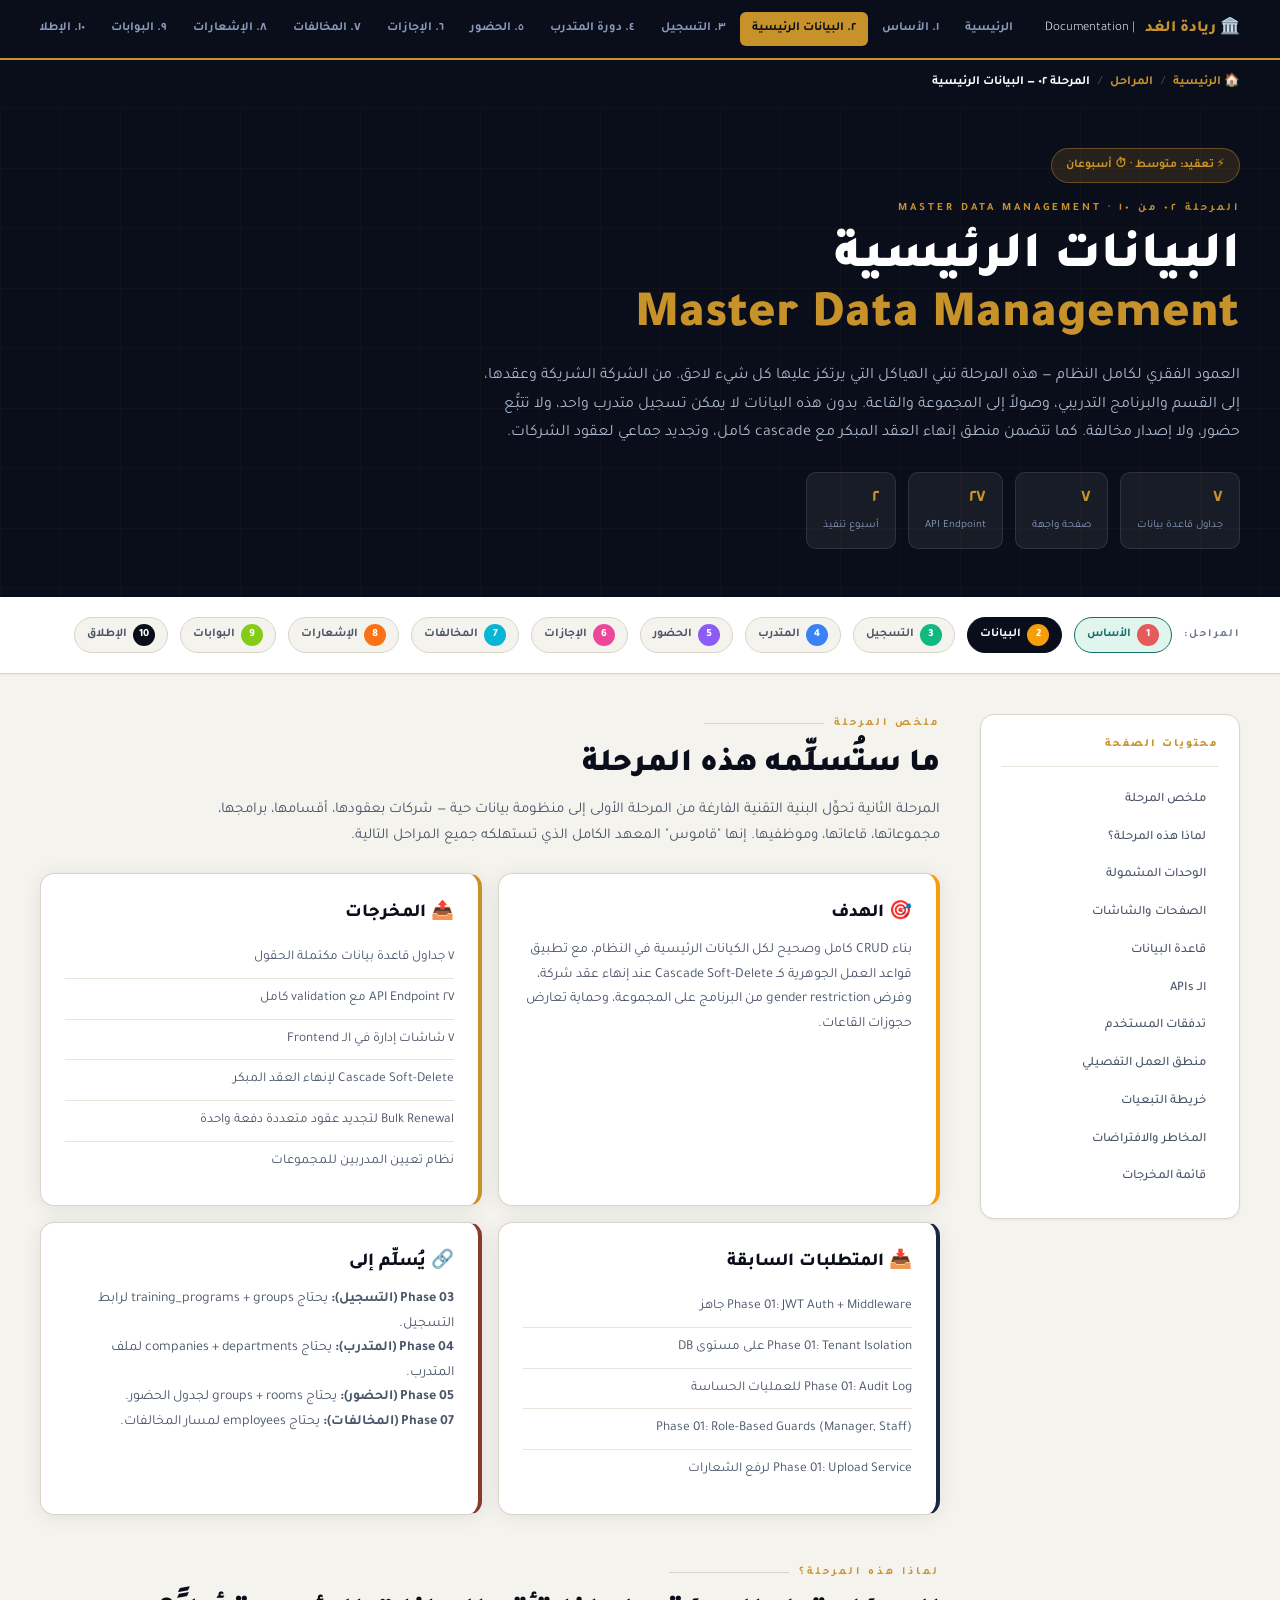
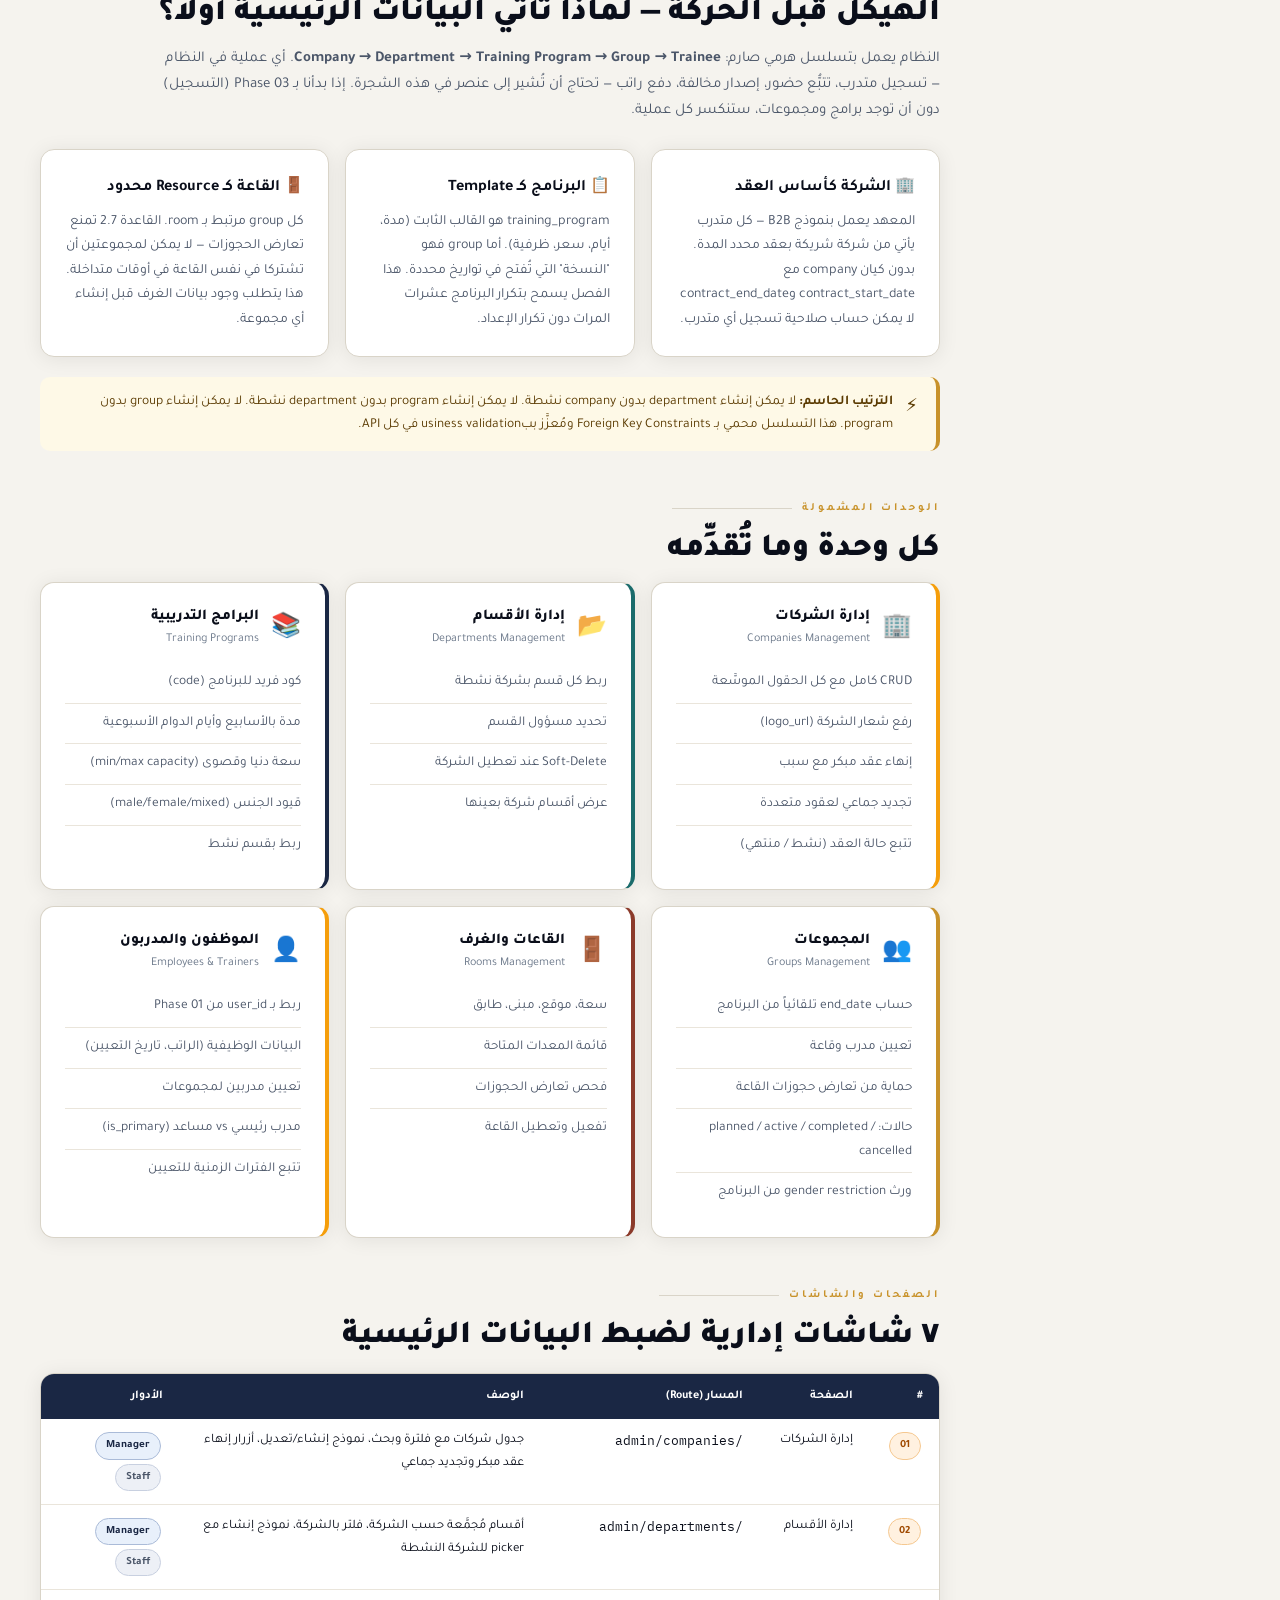
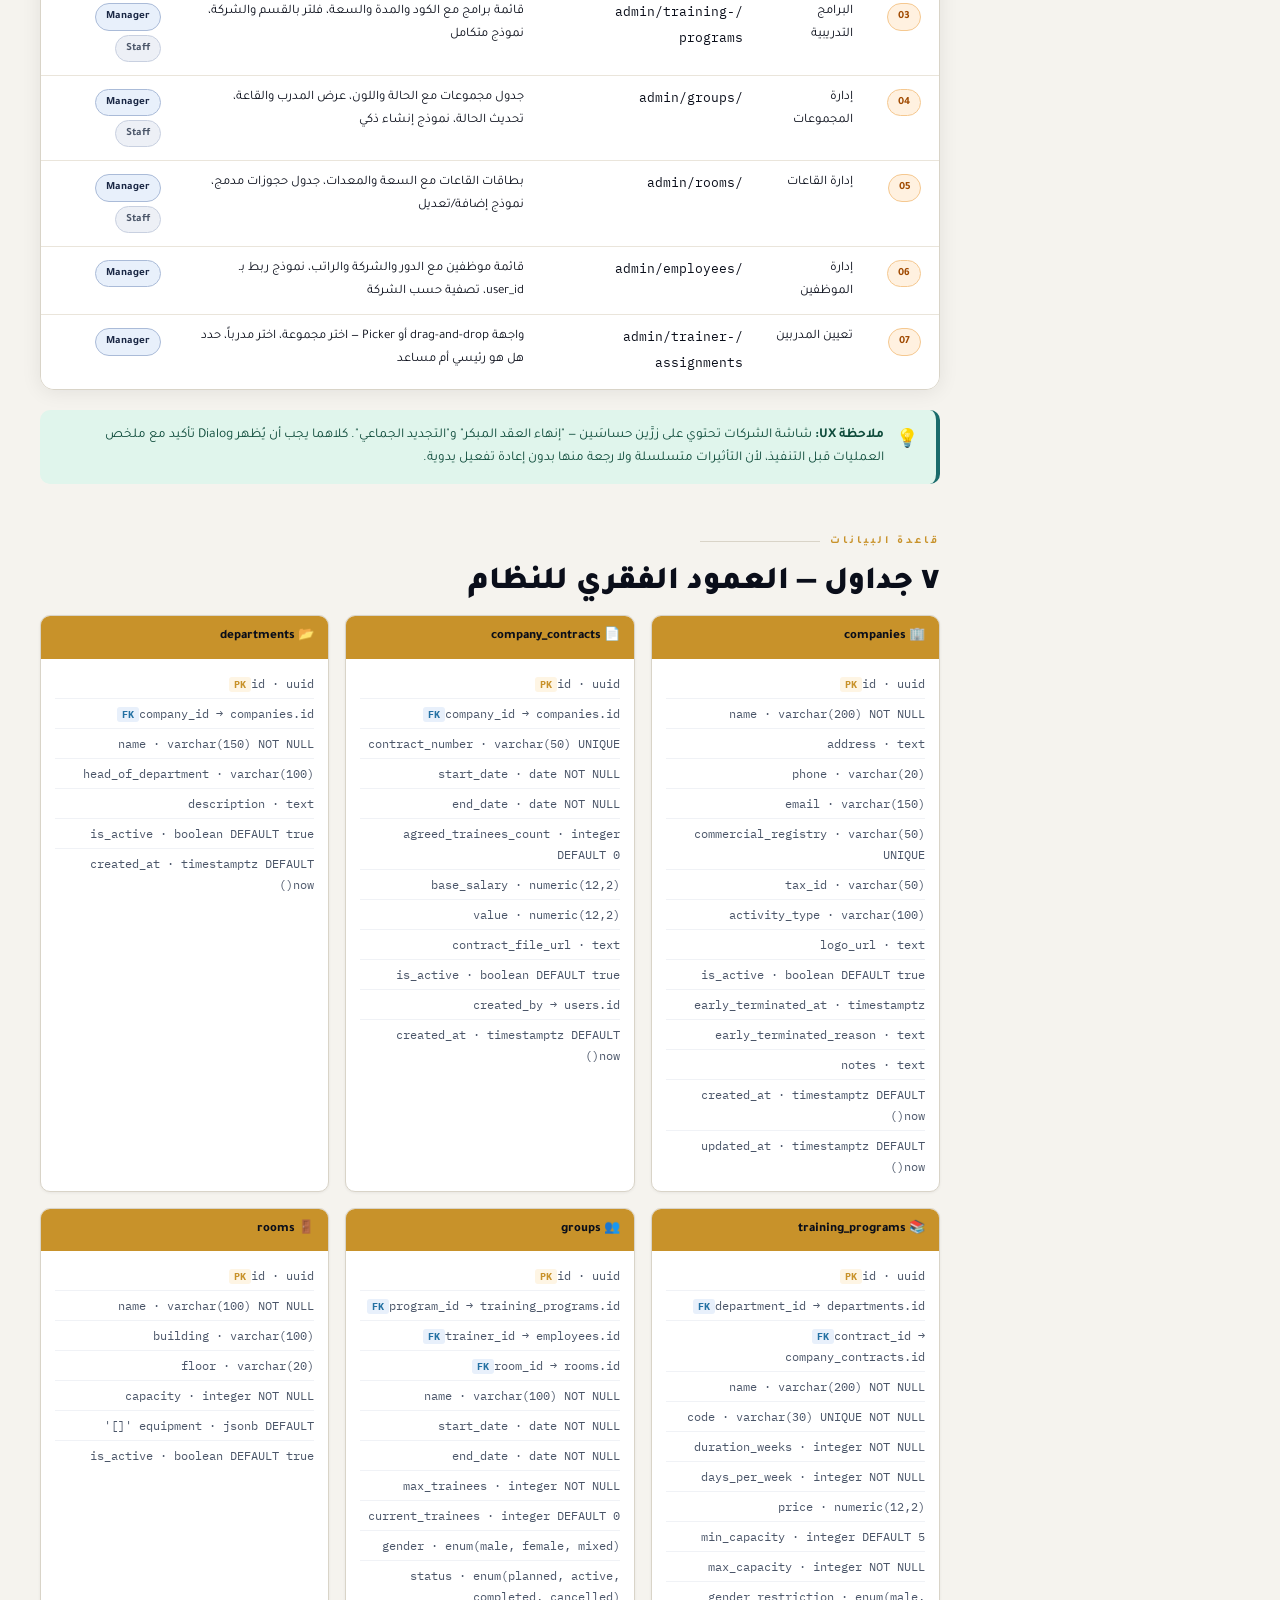
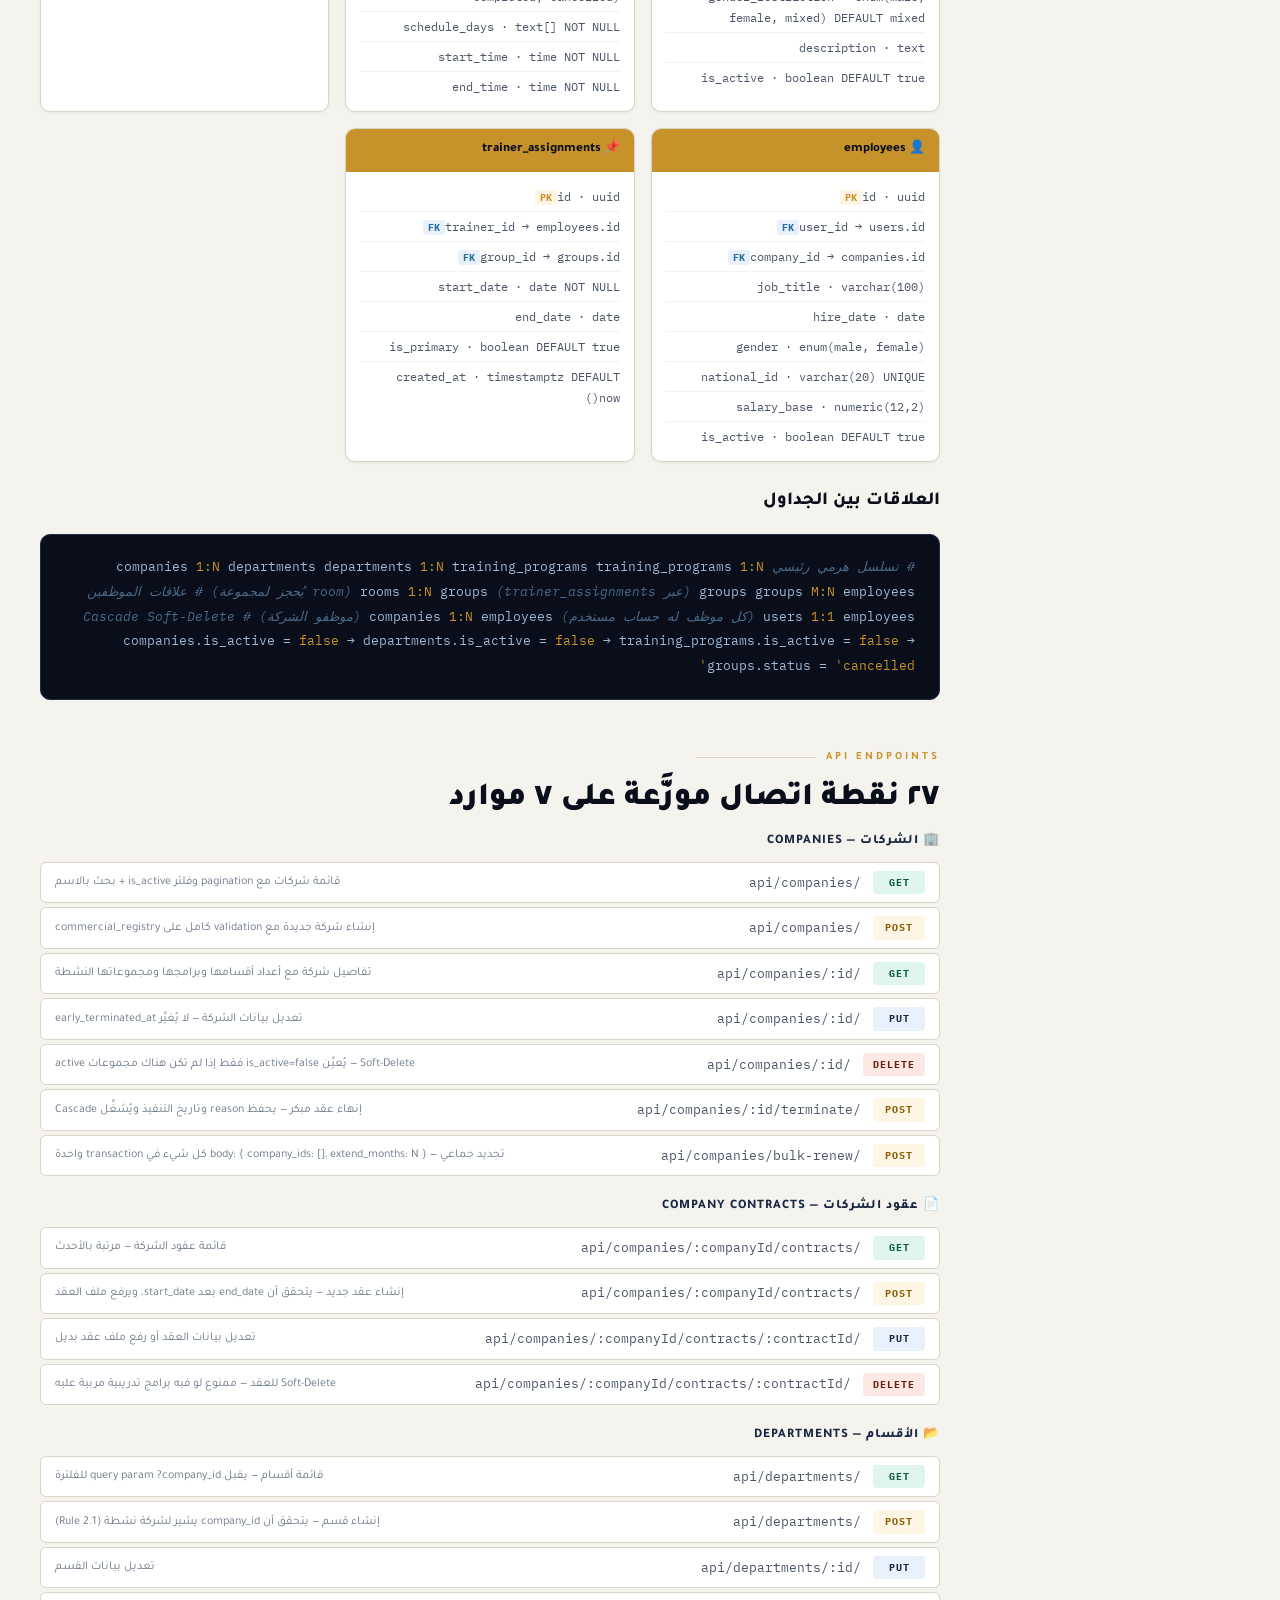
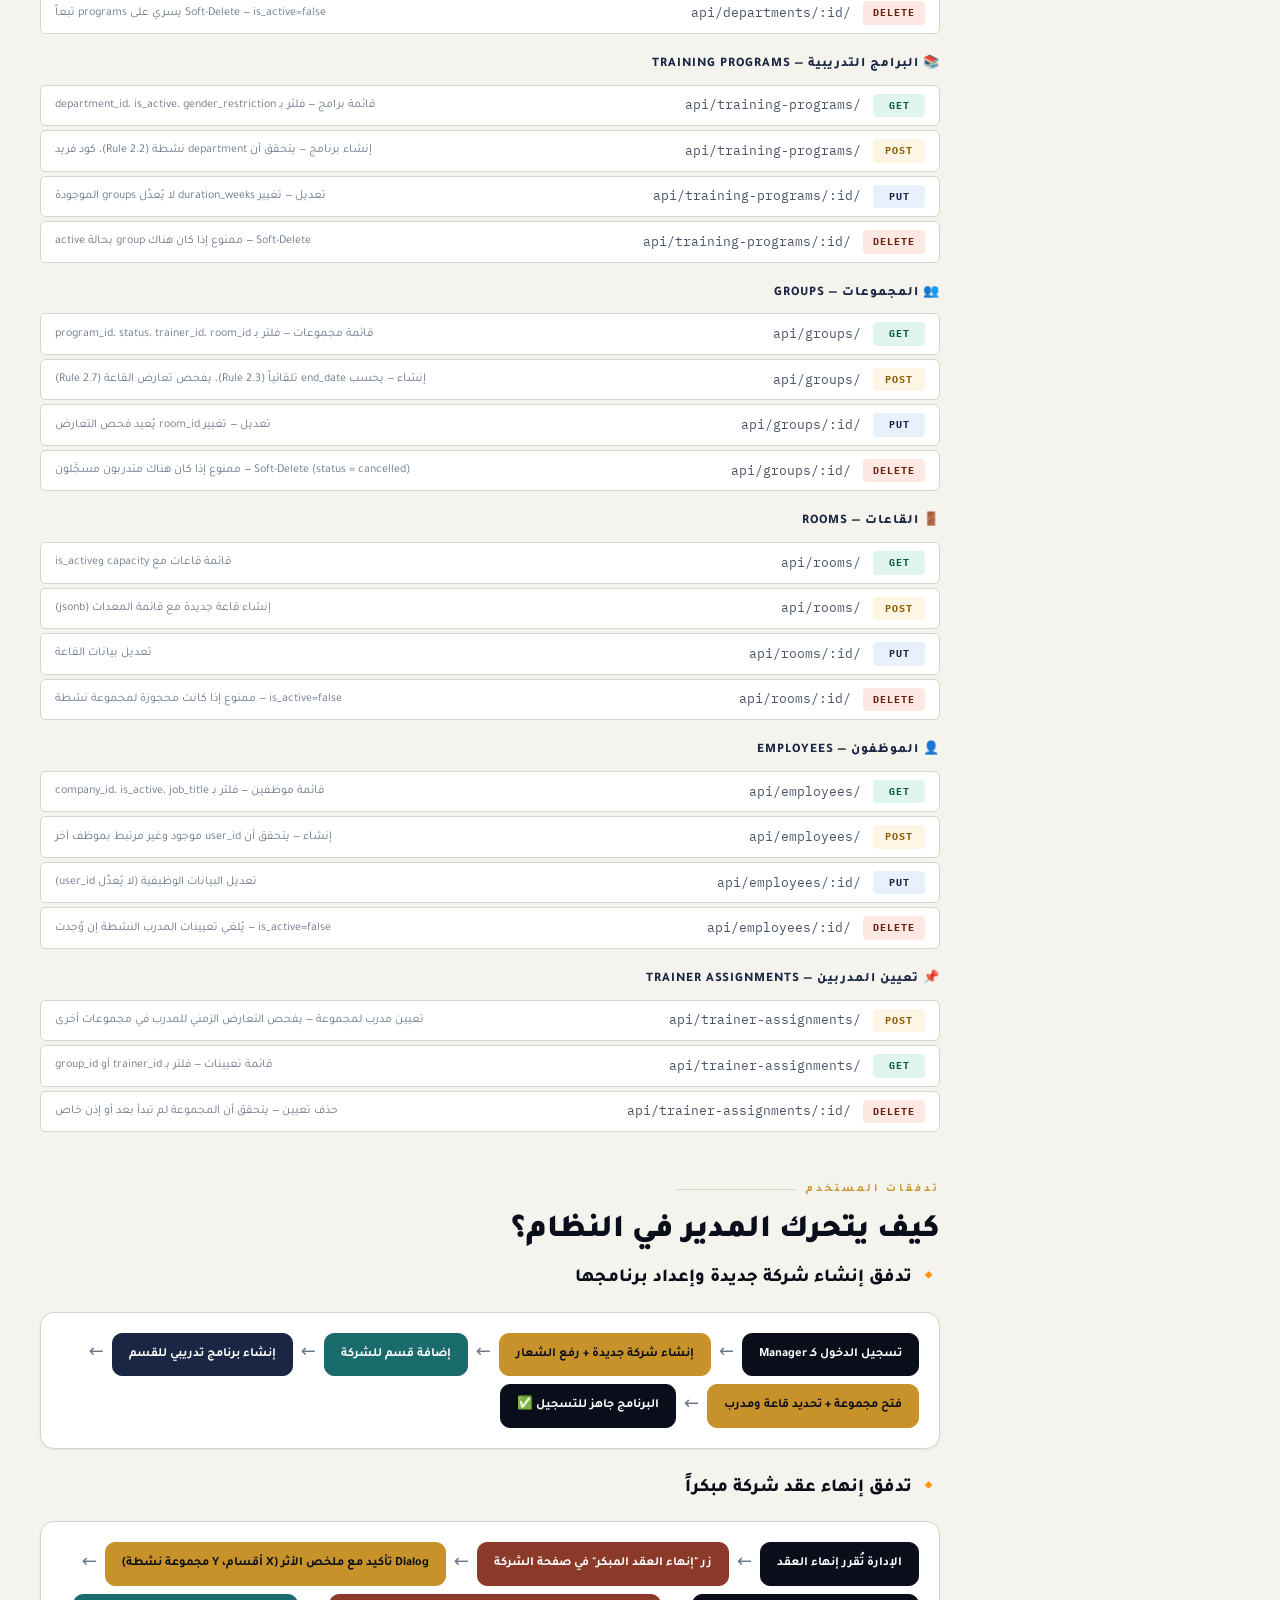
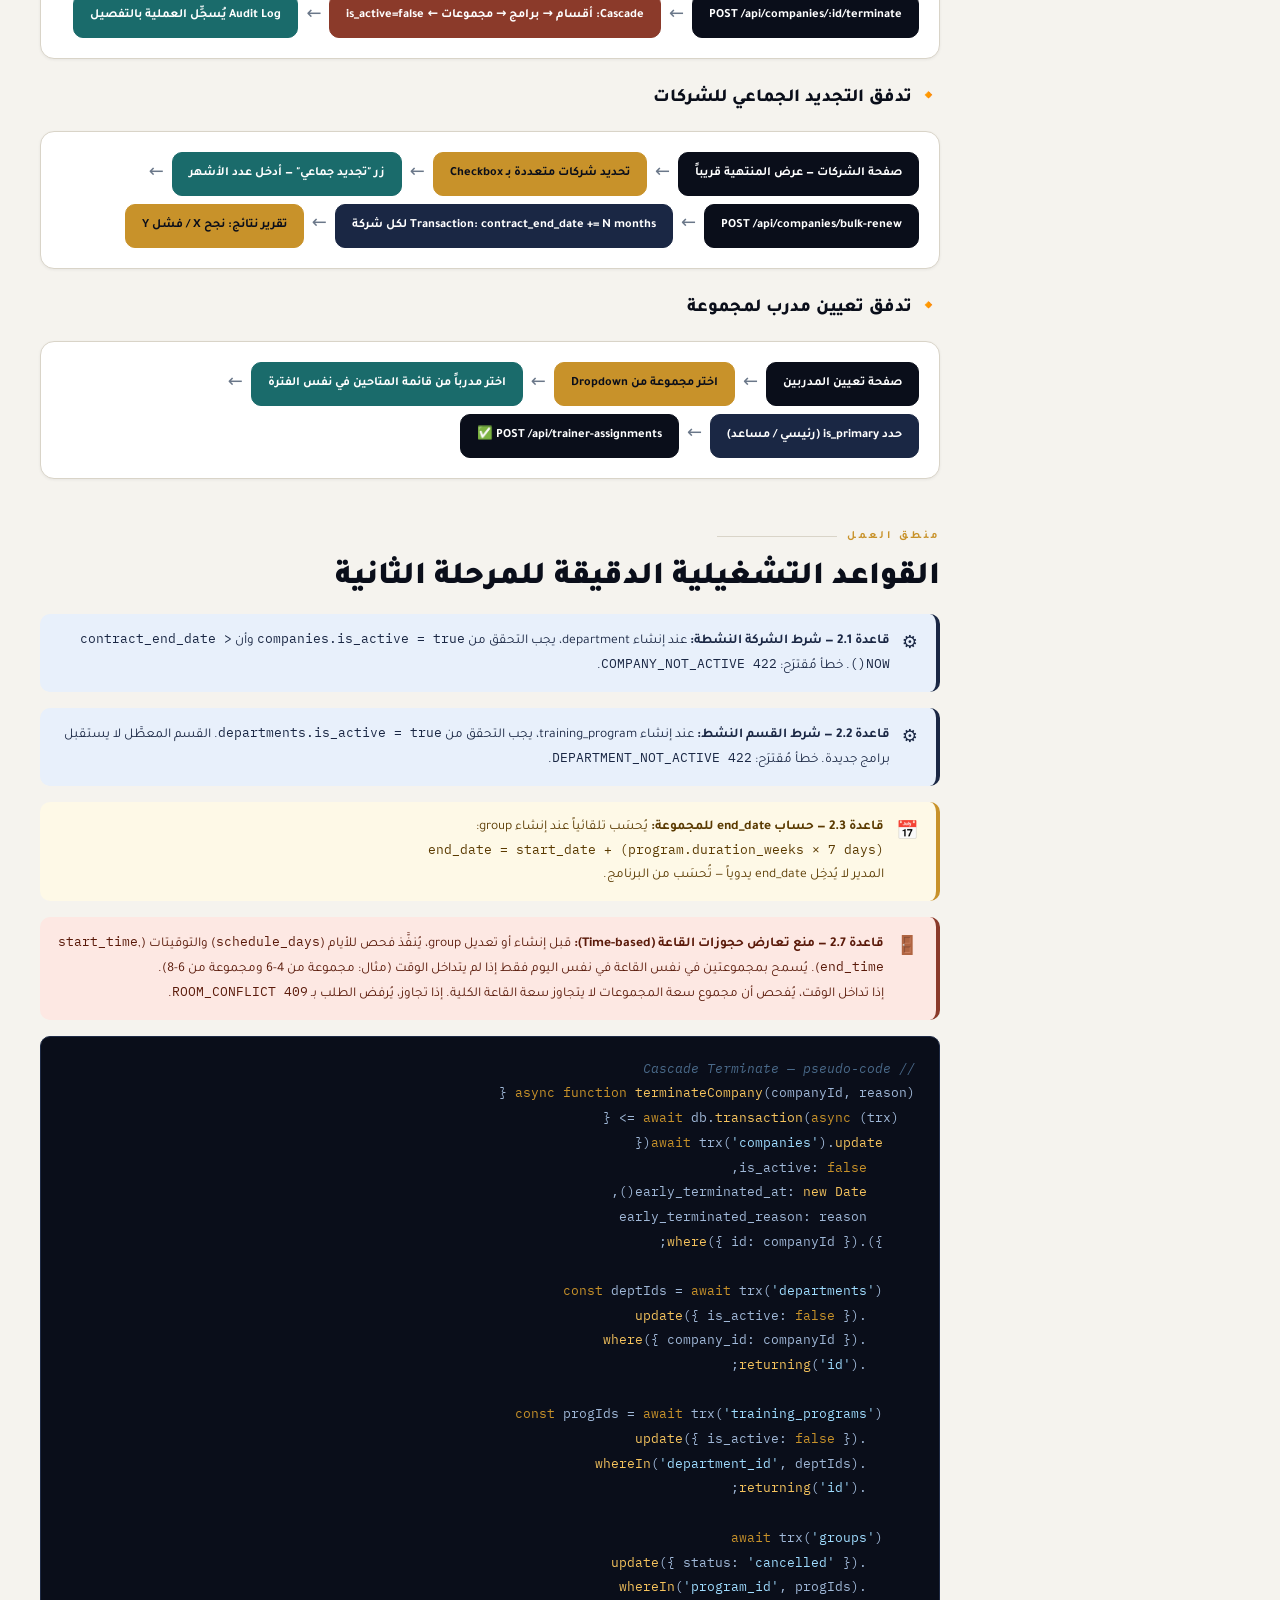
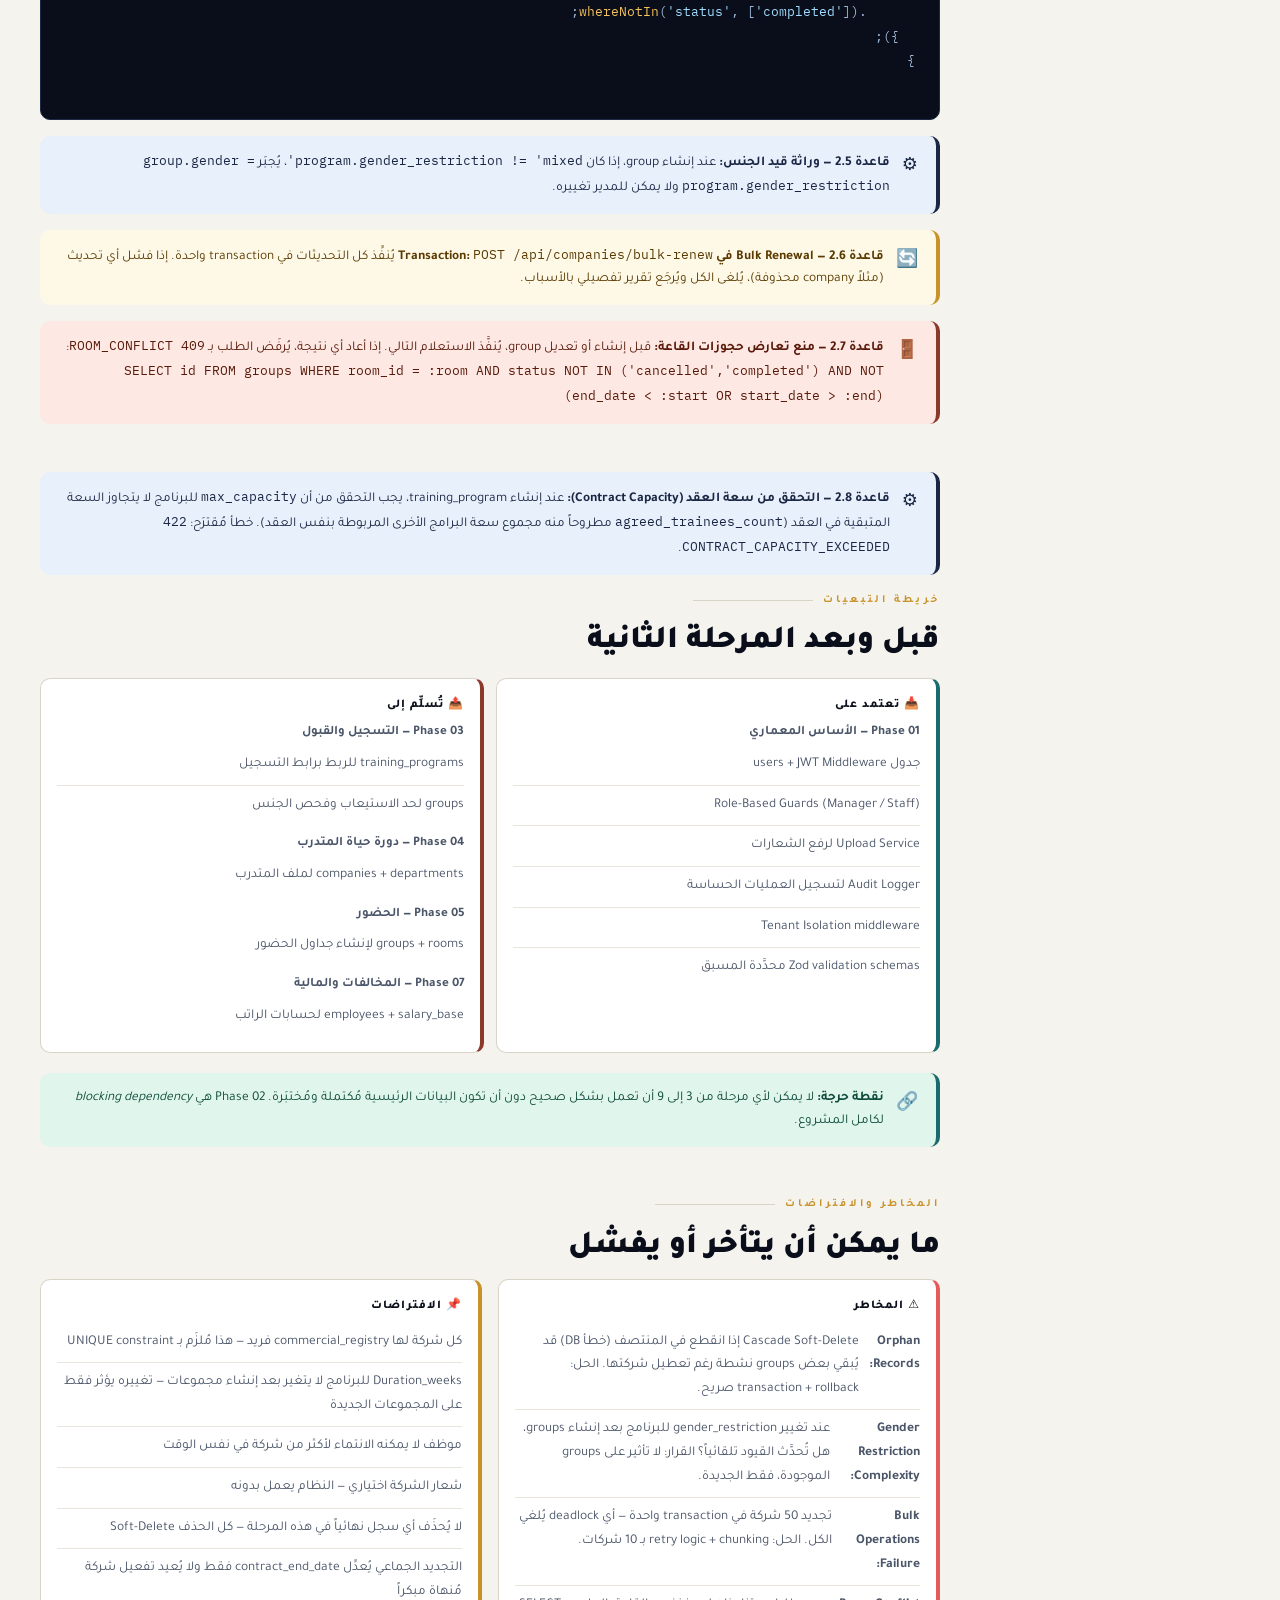
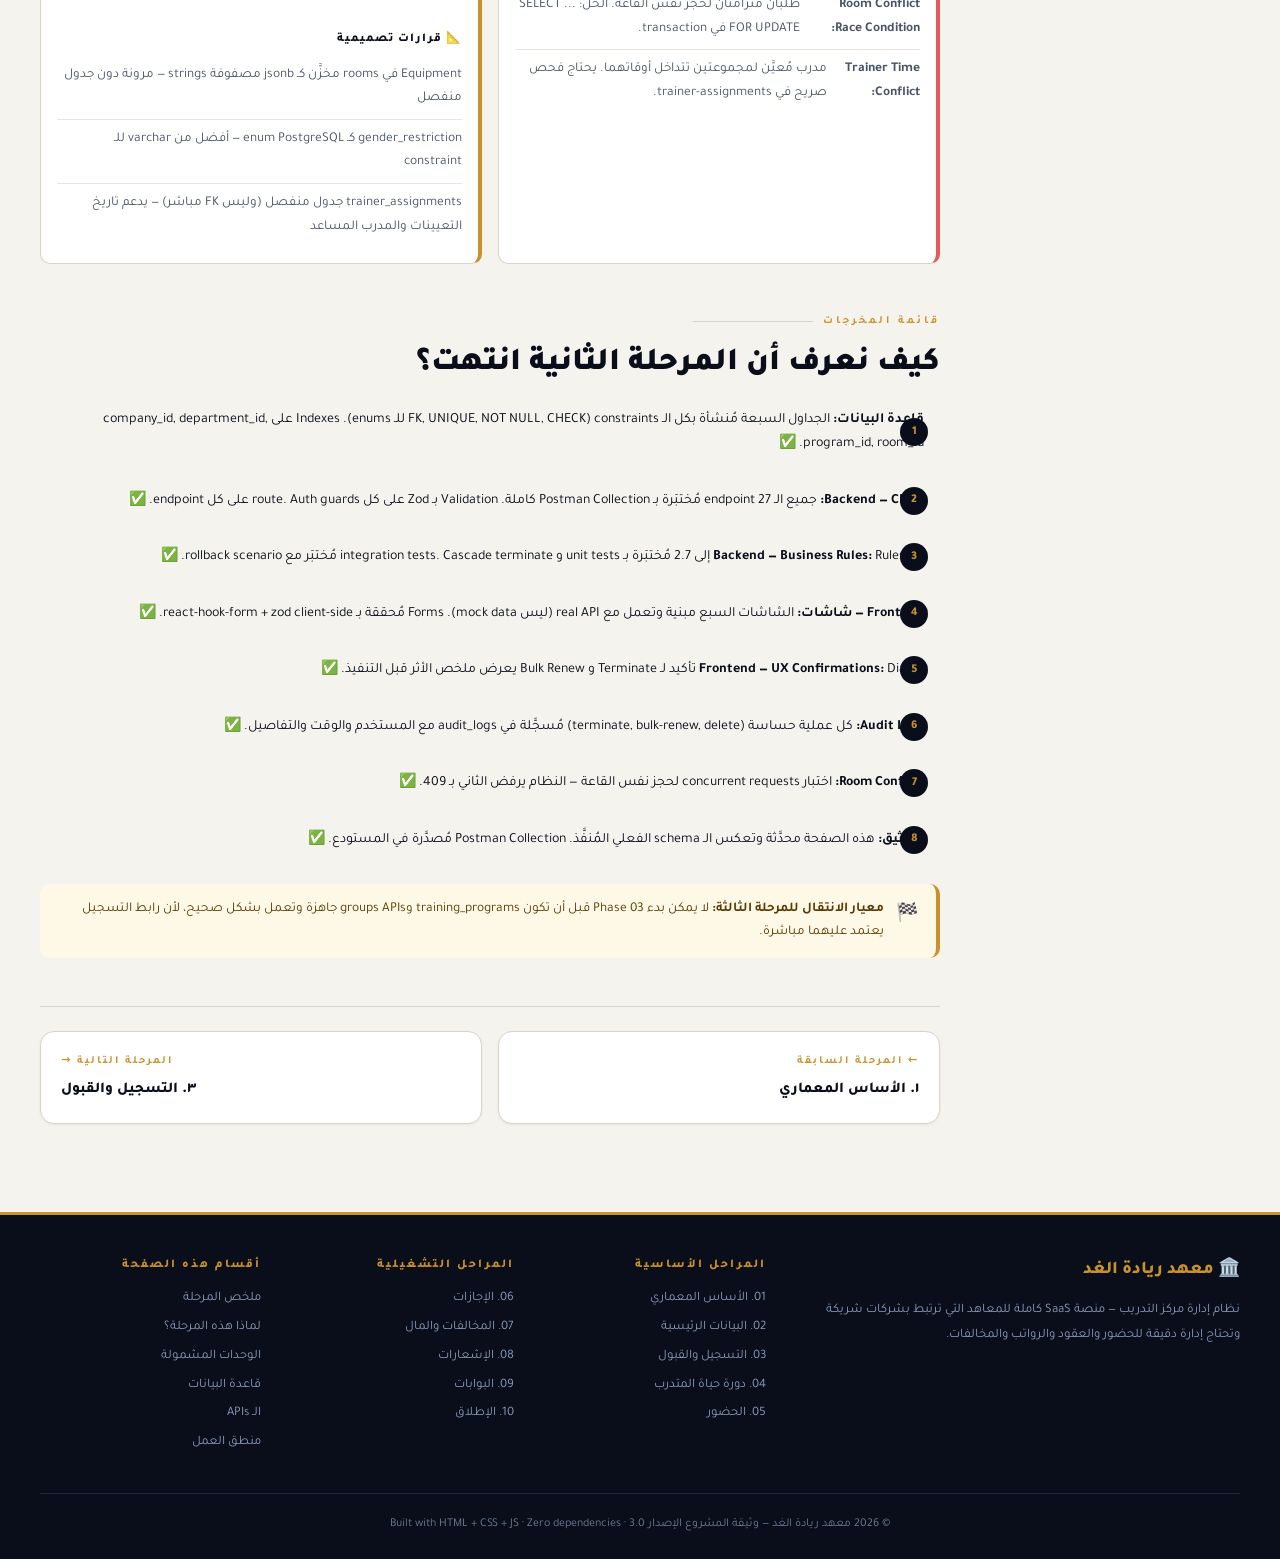
<file: phase-02-master-data.html>
<!DOCTYPE html>
<html lang="ar" dir="rtl">
<head>
<meta charset="UTF-8">
<meta name="viewport" content="width=device-width, initial-scale=1.0">
<title>المرحلة ٠٢ — البيانات الرئيسية | معهد ريادة الغد</title>
<meta name="description" content="وثيقة المرحلة الثانية — إدارة البيانات الرئيسية: شركات، أقسام، برامج تدريبية، مجموعات، قاعات، موظفون، وتعيين المدربين. CRUD كامل مع Cascade Soft-Delete وBulk Renewal.">
<link rel="preconnect" href="https://fonts.googleapis.com">
<link rel="preconnect" href="https://fonts.gstatic.com" crossorigin>
<link href="https://fonts.googleapis.com/css2?family=Tajawal:wght@300;400;500;700;800;900&family=IBM+Plex+Mono:wght@400;500;700&display=swap" rel="stylesheet">
<link rel="stylesheet" href="assets/css/style.css">
</head>
<body>

<!-- ============= TOP NAV ============= -->
<nav class="site-nav">
  <div class="site-nav-inner">
    <a href="index.html" class="nav-logo">🏛️ ريادة الغد <span>| Documentation</span></a>
    <button class="nav-toggle" aria-label="القائمة">☰</button>
    <div class="nav-links">
      <a href="index.html">الرئيسية</a>
      <a href="phase-01-foundation.html">١. الأساس</a>
      <a href="phase-02-master-data.html" class="active">٢. البيانات الرئيسية</a>
      <a href="phase-03-registration-intake.html">٣. التسجيل</a>
      <a href="phase-04-trainee-lifecycle.html">٤. دورة المتدرب</a>
      <a href="phase-05-attendance-operations.html">٥. الحضور</a>
      <a href="phase-06-leaves-exceptions.html">٦. الإجازات</a>
      <a href="phase-07-violations-financials.html">٧. المخالفات</a>
      <a href="phase-08-notifications-reports.html">٨. الإشعارات</a>
      <a href="phase-09-portals-admin-ops.html">٩. البوابات</a>
      <a href="phase-10-launch-roadmap.html">١٠. الإطلاق</a>
    </div>
  </div>
</nav>
<div class="scroll-progress"><div class="scroll-progress-bar"></div></div>

<!-- ============= BREADCRUMB ============= -->
<div class="breadcrumb">
  <div class="breadcrumb-inner">
    <a href="index.html">🏠 الرئيسية</a>
    <span class="sep">/</span>
    <a href="index.html#timeline">المراحل</a>
    <span class="sep">/</span>
    <span class="current">المرحلة ٠٢ — البيانات الرئيسية</span>
  </div>
</div>

<!-- ============= PAGE HERO ============= -->
<header class="page-hero">
  <div class="page-hero-inner">
    <div class="complexity-badge">⚡ تعقيد: متوسط · ⏱ أسبوعان</div>
    <div class="hero-label">المرحلة ٠٢ من ١٠ · Master Data Management</div>
    <h1>البيانات الرئيسية<br><span>Master Data Management</span></h1>
    <p class="hero-desc">
      العمود الفقري لكامل النظام — هذه المرحلة تبني الهياكل التي يرتكز عليها كل شيء لاحق. من الشركة الشريكة وعقدها،
      إلى القسم والبرنامج التدريبي، وصولاً إلى المجموعة والقاعة. بدون هذه البيانات لا يمكن تسجيل متدرب واحد،
      ولا تتبُّع حضور، ولا إصدار مخالفة. كما تتضمن منطق إنهاء العقد المبكر مع cascade كامل، وتجديد جماعي
      لعقود الشركات.
    </p>
    <div class="hero-meta">
      <div class="hero-meta-item"><strong>٧</strong><span>جداول قاعدة بيانات</span></div>
      <div class="hero-meta-item"><strong>٧</strong><span>صفحة واجهة</span></div>
      <div class="hero-meta-item"><strong>٢٧</strong><span>API Endpoint</span></div>
      <div class="hero-meta-item"><strong>٢</strong><span>أسبوع تنفيذ</span></div>
    </div>
  </div>
</header>

<!-- ============= PHASE NAVIGATOR ============= -->
<div class="phase-navigator">
  <div class="phase-nav-inner">
    <span class="phase-nav-label">المراحل:</span>
    <a href="phase-01-foundation.html" class="phase-dot done"><span class="pd-num pdn-1">1</span>الأساس</a>
    <a href="phase-02-master-data.html" class="phase-dot current"><span class="pd-num pdn-2">2</span>البيانات</a>
    <a href="phase-03-registration-intake.html" class="phase-dot"><span class="pd-num pdn-3">3</span>التسجيل</a>
    <a href="phase-04-trainee-lifecycle.html" class="phase-dot"><span class="pd-num pdn-4">4</span>المتدرب</a>
    <a href="phase-05-attendance-operations.html" class="phase-dot"><span class="pd-num pdn-5">5</span>الحضور</a>
    <a href="phase-06-leaves-exceptions.html" class="phase-dot"><span class="pd-num pdn-6">6</span>الإجازات</a>
    <a href="phase-07-violations-financials.html" class="phase-dot"><span class="pd-num pdn-7">7</span>المخالفات</a>
    <a href="phase-08-notifications-reports.html" class="phase-dot"><span class="pd-num pdn-8">8</span>الإشعارات</a>
    <a href="phase-09-portals-admin-ops.html" class="phase-dot"><span class="pd-num pdn-9">9</span>البوابات</a>
    <a href="phase-10-launch-roadmap.html" class="phase-dot"><span class="pd-num pdn-10">10</span>الإطلاق</a>
  </div>
</div>

<!-- ============= PAGE BODY ============= -->
<div class="page-body">

  <!-- TOC -->
  <aside class="toc">
    <h4>محتويات الصفحة</h4>
    <ul>
      <li><a href="#summary">ملخص المرحلة</a></li>
      <li><a href="#why">لماذا هذه المرحلة؟</a></li>
      <li><a href="#modules">الوحدات المشمولة</a></li>
      <li><a href="#screens">الصفحات والشاشات</a></li>
      <li><a href="#database">قاعدة البيانات</a></li>
      <li><a href="#apis">الـ APIs</a></li>
      <li><a href="#flows">تدفقات المستخدم</a></li>
      <li><a href="#logic">منطق العمل التفصيلي</a></li>
      <li><a href="#dependencies">خريطة التبعيات</a></li>
      <li><a href="#risks">المخاطر والافتراضات</a></li>
      <li><a href="#checklist">قائمة المخرجات</a></li>
    </ul>
  </aside>

  <main class="content">

    <!-- ===== SECTION 1: SUMMARY ===== -->
    <section id="summary" class="section">
      <div class="section-label">ملخص المرحلة</div>
      <h2 class="section-title">ما ستُسلِّمه هذه المرحلة</h2>
      <p class="section-desc">
        المرحلة الثانية تحوِّل البنية التقنية الفارغة من المرحلة الأولى إلى منظومة بيانات حية — شركات بعقودها،
        أقسامها، برامجها، مجموعاتها، قاعاتها، وموظفيها. إنها "قاموس" المعهد الكامل الذي تستهلكه جميع المراحل التالية.
      </p>

      <div class="grid grid-2">
        <div class="card card-accent c-p2">
          <h3>🎯 الهدف</h3>
          <p>
            بناء CRUD كامل وصحيح لكل الكيانات الرئيسية في النظام، مع تطبيق قواعد العمل الجوهرية كـ Cascade Soft-Delete
            عند إنهاء عقد شركة، وفرض gender restriction من البرنامج على المجموعة، وحماية تعارض حجوزات القاعات.
          </p>
        </div>
        <div class="card card-accent c-gold">
          <h3>📤 المخرجات</h3>
          <ul class="feat-list">
            <li>٧ جداول قاعدة بيانات مكتملة الحقول</li>
            <li>٢٧ API Endpoint مع validation كامل</li>
            <li>٧ شاشات إدارة في الـ Frontend</li>
            <li>Cascade Soft-Delete لإنهاء العقد المبكر</li>
            <li>Bulk Renewal لتجديد عقود متعددة دفعة واحدة</li>
            <li>نظام تعيين المدربين للمجموعات</li>
          </ul>
        </div>
        <div class="card card-accent c-navy">
          <h3>📥 المتطلبات السابقة</h3>
          <ul class="feat-list">
            <li>Phase 01: JWT Auth + Middleware جاهز</li>
            <li>Phase 01: Tenant Isolation على مستوى DB</li>
            <li>Phase 01: Audit Log للعمليات الحساسة</li>
            <li>Phase 01: Role-Based Guards (Manager, Staff)</li>
            <li>Phase 01: Upload Service لرفع الشعارات</li>
          </ul>
        </div>
        <div class="card card-accent c-rust">
          <h3>🔗 يُسلِّم إلى</h3>
          <p>
            <strong>Phase 03 (التسجيل):</strong> يحتاج training_programs + groups لرابط التسجيل.<br>
            <strong>Phase 04 (المتدرب):</strong> يحتاج companies + departments لملف المتدرب.<br>
            <strong>Phase 05 (الحضور):</strong> يحتاج groups + rooms لجدول الحضور.<br>
            <strong>Phase 07 (المخالفات):</strong> يحتاج employees لمسار المخالفات.
          </p>
        </div>
      </div>
    </section>

    <!-- ===== SECTION 2: WHY ===== -->
    <section id="why" class="section">
      <div class="section-label">لماذا هذه المرحلة؟</div>
      <h2 class="section-title">الهيكل قبل الحركة — لماذا تأتي البيانات الرئيسية أولاً؟</h2>
      <p class="section-desc">
        النظام يعمل بتسلسل هرمي صارم: <strong>Company → Department → Training Program → Group → Trainee</strong>.
        أي عملية في النظام — تسجيل متدرب، تتبُّع حضور، إصدار مخالفة، دفع راتب — تحتاج أن تُشير إلى عنصر
        في هذه الشجرة. إذا بدأنا بـ Phase 03 (التسجيل) دون أن توجد برامج ومجموعات، ستنكسر كل عملية.
      </p>

      <div class="grid grid-3">
        <div class="card">
          <h4>🏢 الشركة كأساس العقد</h4>
          <p>
            المعهد يعمل بنموذج B2B — كل متدرب يأتي من شركة شريكة بعقد محدد المدة. بدون كيان company مع
            contract_start_date وcontract_end_date لا يمكن حساب صلاحية تسجيل أي متدرب.
          </p>
        </div>
        <div class="card">
          <h4>📋 البرنامج كـ Template</h4>
          <p>
            training_program هو القالب الثابت (مدة، أيام، سعر، ظرفية). أما group فهو "النسخة" التي تُفتح
            في تواريخ محددة. هذا الفصل يسمح بتكرار البرنامج عشرات المرات دون تكرار الإعداد.
          </p>
        </div>
        <div class="card">
          <h4>🚪 القاعة كـ Resource محدود</h4>
          <p>
            كل group مرتبط بـ room. القاعدة 2.7 تمنع تعارض الحجوزات — لا يمكن لمجموعتين أن تشتركا
            في نفس القاعة في أوقات متداخلة. هذا يتطلب وجود بيانات الغرف قبل إنشاء أي مجموعة.
          </p>
        </div>
      </div>

      <div class="alert al-gold mt-5">
        <span class="ico">⚡</span>
        <div>
          <strong>الترتيب الحاسم:</strong> لا يمكن إنشاء department بدون company نشطة. لا يمكن إنشاء program
          بدون department نشطة. لا يمكن إنشاء group بدون program. هذا التسلسل محمي بـ Foreign Key Constraints
          ومُعزَّز ببusiness validation في كل API.
        </div>
      </div>
    </section>

    <!-- ===== SECTION 3: MODULES ===== -->
    <section id="modules" class="section">
      <div class="section-label">الوحدات المشمولة</div>
      <h2 class="section-title">كل وحدة وما تُقدِّمه</h2>

      <div class="grid grid-3">
        <div class="card card-accent c-p2">
          <div class="card-head">
            <div class="card-icon">🏢</div>
            <div>
              <div class="card-title">إدارة الشركات</div>
              <div class="card-sub">Companies Management</div>
            </div>
          </div>
          <ul class="feat-list">
            <li>CRUD كامل مع كل الحقول الموسَّعة</li>
            <li>رفع شعار الشركة (logo_url)</li>
            <li>إنهاء عقد مبكر مع سبب</li>
            <li>تجديد جماعي لعقود متعددة</li>
            <li>تتبع حالة العقد (نشط / منتهي)</li>
          </ul>
        </div>

        <div class="card card-accent c-teal">
          <div class="card-head">
            <div class="card-icon">📂</div>
            <div>
              <div class="card-title">إدارة الأقسام</div>
              <div class="card-sub">Departments Management</div>
            </div>
          </div>
          <ul class="feat-list">
            <li>ربط كل قسم بشركة نشطة</li>
            <li>تحديد مسؤول القسم</li>
            <li>Soft-Delete عند تعطيل الشركة</li>
            <li>عرض أقسام شركة بعينها</li>
          </ul>
        </div>

        <div class="card card-accent c-navy">
          <div class="card-head">
            <div class="card-icon">📚</div>
            <div>
              <div class="card-title">البرامج التدريبية</div>
              <div class="card-sub">Training Programs</div>
            </div>
          </div>
          <ul class="feat-list">
            <li>كود فريد للبرنامج (code)</li>
            <li>مدة بالأسابيع وأيام الدوام الأسبوعية</li>
            <li>سعة دنيا وقصوى (min/max capacity)</li>
            <li>قيود الجنس (male/female/mixed)</li>
            <li>ربط بقسم نشط</li>
          </ul>
        </div>

        <div class="card card-accent c-gold">
          <div class="card-head">
            <div class="card-icon">👥</div>
            <div>
              <div class="card-title">المجموعات</div>
              <div class="card-sub">Groups Management</div>
            </div>
          </div>
          <ul class="feat-list">
            <li>حساب end_date تلقائياً من البرنامج</li>
            <li>تعيين مدرب وقاعة</li>
            <li>حماية من تعارض حجوزات القاعة</li>
            <li>حالات: planned / active / completed / cancelled</li>
            <li>ورث gender restriction من البرنامج</li>
          </ul>
        </div>

        <div class="card card-accent c-rust">
          <div class="card-head">
            <div class="card-icon">🚪</div>
            <div>
              <div class="card-title">القاعات والغرف</div>
              <div class="card-sub">Rooms Management</div>
            </div>
          </div>
          <ul class="feat-list">
            <li>سعة، موقع، مبنى، طابق</li>
            <li>قائمة المعدات المتاحة</li>
            <li>فحص تعارض الحجوزات</li>
            <li>تفعيل وتعطيل القاعة</li>
          </ul>
        </div>

        <div class="card card-accent c-p2">
          <div class="card-head">
            <div class="card-icon">👤</div>
            <div>
              <div class="card-title">الموظفون والمدربون</div>
              <div class="card-sub">Employees & Trainers</div>
            </div>
          </div>
          <ul class="feat-list">
            <li>ربط بـ user_id من Phase 01</li>
            <li>البيانات الوظيفية (الراتب، تاريخ التعيين)</li>
            <li>تعيين مدربين لمجموعات</li>
            <li>مدرب رئيسي vs مساعد (is_primary)</li>
            <li>تتبع الفترات الزمنية للتعيين</li>
          </ul>
        </div>
      </div>
    </section>

    <!-- ===== SECTION 4: SCREENS ===== -->
    <section id="screens" class="section">
      <div class="section-label">الصفحات والشاشات</div>
      <h2 class="section-title">٧ شاشات إدارية لضبط البيانات الرئيسية</h2>

      <div class="tbl-wrap">
        <table>
          <thead>
            <tr>
              <th>#</th>
              <th>الصفحة</th>
              <th>المسار (Route)</th>
              <th>الوصف</th>
              <th>الأدوار</th>
            </tr>
          </thead>
          <tbody>
            <tr>
              <td><span class="badge b-orange">01</span></td>
              <td>إدارة الشركات</td>
              <td><code>/admin/companies</code></td>
              <td>جدول شركات مع فلترة وبحث، نموذج إنشاء/تعديل، أزرار إنهاء عقد مبكر وتجديد جماعي</td>
              <td><span class="badge b-navy">Manager</span> <span class="badge b-gray">Staff</span></td>
            </tr>
            <tr>
              <td><span class="badge b-orange">02</span></td>
              <td>إدارة الأقسام</td>
              <td><code>/admin/departments</code></td>
              <td>أقسام مُجمَّعة حسب الشركة، فلتر بالشركة، نموذج إنشاء مع picker للشركة النشطة</td>
              <td><span class="badge b-navy">Manager</span> <span class="badge b-gray">Staff</span></td>
            </tr>
            <tr>
              <td><span class="badge b-orange">03</span></td>
              <td>البرامج التدريبية</td>
              <td><code>/admin/training-programs</code></td>
              <td>قائمة برامج مع الكود والمدة والسعة، فلتر بالقسم والشركة، نموذج متكامل</td>
              <td><span class="badge b-navy">Manager</span> <span class="badge b-gray">Staff</span></td>
            </tr>
            <tr>
              <td><span class="badge b-orange">04</span></td>
              <td>إدارة المجموعات</td>
              <td><code>/admin/groups</code></td>
              <td>جدول مجموعات مع الحالة واللون، عرض المدرب والقاعة، تحديث الحالة، نموذج إنشاء ذكي</td>
              <td><span class="badge b-navy">Manager</span> <span class="badge b-gray">Staff</span></td>
            </tr>
            <tr>
              <td><span class="badge b-orange">05</span></td>
              <td>إدارة القاعات</td>
              <td><code>/admin/rooms</code></td>
              <td>بطاقات القاعات مع السعة والمعدات، جدول حجوزات مدمج، نموذج إضافة/تعديل</td>
              <td><span class="badge b-navy">Manager</span> <span class="badge b-gray">Staff</span></td>
            </tr>
            <tr>
              <td><span class="badge b-orange">06</span></td>
              <td>إدارة الموظفين</td>
              <td><code>/admin/employees</code></td>
              <td>قائمة موظفين مع الدور والشركة والراتب، نموذج ربط بـ user_id، تصفية حسب الشركة</td>
              <td><span class="badge b-navy">Manager</span></td>
            </tr>
            <tr>
              <td><span class="badge b-orange">07</span></td>
              <td>تعيين المدربين</td>
              <td><code>/admin/trainer-assignments</code></td>
              <td>واجهة drag-and-drop أو Picker — اختر مجموعة، اختر مدرباً، حدد هل هو رئيسي أم مساعد</td>
              <td><span class="badge b-navy">Manager</span></td>
            </tr>
          </tbody>
        </table>
      </div>

      <div class="alert al-teal mt-5">
        <span class="ico">💡</span>
        <div>
          <strong>ملاحظة UX:</strong> شاشة الشركات تحتوي على زرَّين حساسَين — "إنهاء العقد المبكر" و"التجديد الجماعي".
          كلاهما يجب أن يُظهر Dialog تأكيد مع ملخص العمليات قبل التنفيذ، لأن التأثيرات متسلسلة ولا رجعة منها بدون
          إعادة تفعيل يدوية.
        </div>
      </div>
    </section>

    <!-- ===== SECTION 5: DATABASE ===== -->
    <section id="database" class="section">
      <div class="section-label">قاعدة البيانات</div>
      <h2 class="section-title">٧ جداول — العمود الفقري للنظام</h2>

      <div class="grid grid-3">

        <!-- Table 1: companies -->
        <div class="db-card">
          <div class="db-head dh-gold">🏢 companies</div>
          <div class="db-body">
            <div class="db-field"><span class="pk">PK</span>id · uuid</div>
            <div class="db-field">name · varchar(200) NOT NULL</div>
            <div class="db-field">address · text</div>
            <div class="db-field">phone · varchar(20)</div>
            <div class="db-field">email · varchar(150)</div>
            <div class="db-field">commercial_registry · varchar(50) UNIQUE</div>
            <div class="db-field">tax_id · varchar(50)</div>
            <div class="db-field">activity_type · varchar(100)</div>

            <div class="db-field">logo_url · text</div>
            <div class="db-field">is_active · boolean DEFAULT true</div>
            <div class="db-field">early_terminated_at · timestamptz</div>
            <div class="db-field">early_terminated_reason · text</div>
            <div class="db-field">notes · text</div>
            <div class="db-field">created_at · timestamptz DEFAULT now()</div>
            <div class="db-field">updated_at · timestamptz DEFAULT now()</div>
          </div>
        </div>
<!-- Table: company_contracts -->
<div class="db-card">
  <div class="db-head dh-gold">📄 company_contracts</div>
  <div class="db-body">
    <div class="db-field"><span class="pk">PK</span>id · uuid</div>
    <div class="db-field"><span class="fk">FK</span>company_id → companies.id</div>
    <div class="db-field">contract_number · varchar(50) UNIQUE</div>
    <div class="db-field">start_date · date NOT NULL</div>
    <div class="db-field">end_date · date NOT NULL</div>
    <div class="db-field">agreed_trainees_count · integer DEFAULT 0</div>
    <div class="db-field">base_salary · numeric(12,2)</div>
    <div class="db-field">value · numeric(12,2)</div>
    <div class="db-field">contract_file_url · text</div>
    <div class="db-field">is_active · boolean DEFAULT true</div>
    <div class="db-field">created_by → users.id</div>
    <div class="db-field">created_at · timestamptz DEFAULT now()</div>
  </div>
</div>
        <!-- Table 2: departments -->
        <div class="db-card">
          <div class="db-head dh-gold">📂 departments</div>
          <div class="db-body">
            <div class="db-field"><span class="pk">PK</span>id · uuid</div>
            <div class="db-field"><span class="fk">FK</span>company_id → companies.id</div>
            <div class="db-field">name · varchar(150) NOT NULL</div>
            <div class="db-field">head_of_department · varchar(100)</div>
            <div class="db-field">description · text</div>
            <div class="db-field">is_active · boolean DEFAULT true</div>
            <div class="db-field">created_at · timestamptz DEFAULT now()</div>
          </div>
        </div>

        <!-- Table 3: training_programs -->
        <div class="db-card">
          <div class="db-head dh-gold">📚 training_programs</div>
          <div class="db-body">
            <div class="db-field"><span class="pk">PK</span>id · uuid</div>
            <div class="db-field"><span class="fk">FK</span>department_id → departments.id</div>
            <div class="db-field"><span class="fk">FK</span>contract_id → company_contracts.id</div>
            <div class="db-field">name · varchar(200) NOT NULL</div>
            <div class="db-field">code · varchar(30) UNIQUE NOT NULL</div>
            <div class="db-field">duration_weeks · integer NOT NULL</div>
            <div class="db-field">days_per_week · integer NOT NULL</div>
            <div class="db-field">price · numeric(12,2)</div>
            <div class="db-field">min_capacity · integer DEFAULT 5</div>
            <div class="db-field">max_capacity · integer NOT NULL</div>
            <div class="db-field">gender_restriction · enum(male, female, mixed) DEFAULT mixed</div>
            <div class="db-field">description · text</div>
            <div class="db-field">is_active · boolean DEFAULT true</div>
          </div>
        </div>

        <!-- Table 4: groups -->
        <div class="db-card">
          <div class="db-head dh-gold">👥 groups</div>
          <div class="db-body">
            <div class="db-field"><span class="pk">PK</span>id · uuid</div>
            <div class="db-field"><span class="fk">FK</span>program_id → training_programs.id</div>
            <div class="db-field"><span class="fk">FK</span>trainer_id → employees.id</div>
            <div class="db-field"><span class="fk">FK</span>room_id → rooms.id</div>
            <div class="db-field">name · varchar(100) NOT NULL</div>
            <div class="db-field">start_date · date NOT NULL</div>
            <div class="db-field">end_date · date NOT NULL</div>
            <div class="db-field">max_trainees · integer NOT NULL</div>
            <div class="db-field">current_trainees · integer DEFAULT 0</div>
            <div class="db-field">gender · enum(male, female, mixed)</div>
            <div class="db-field">status · enum(planned, active, completed, cancelled)</div>
            <div class="db-field">schedule_days · text[] NOT NULL</div>
<div class="db-field">start_time · time NOT NULL</div>
<div class="db-field">end_time · time NOT NULL</div>
          </div>
        </div>

        <!-- Table 5: rooms -->
        <div class="db-card">
          <div class="db-head dh-gold">🚪 rooms</div>
          <div class="db-body">
            <div class="db-field"><span class="pk">PK</span>id · uuid</div>
            <div class="db-field">name · varchar(100) NOT NULL</div>
            <div class="db-field">building · varchar(100)</div>
            <div class="db-field">floor · varchar(20)</div>
            <div class="db-field">capacity · integer NOT NULL</div>
            <div class="db-field">equipment · jsonb DEFAULT '[]'</div>
            <div class="db-field">is_active · boolean DEFAULT true</div>
          </div>
        </div>

        <!-- Table 6: employees -->
        <div class="db-card">
          <div class="db-head dh-gold">👤 employees</div>
          <div class="db-body">
            <div class="db-field"><span class="pk">PK</span>id · uuid</div>
            <div class="db-field"><span class="fk">FK</span>user_id → users.id</div>
            <div class="db-field"><span class="fk">FK</span>company_id → companies.id</div>
            <div class="db-field">job_title · varchar(100)</div>
            <div class="db-field">hire_date · date</div>
            <div class="db-field">gender · enum(male, female)</div>
            <div class="db-field">national_id · varchar(20) UNIQUE</div>
            <div class="db-field">salary_base · numeric(12,2)</div>
            <div class="db-field">is_active · boolean DEFAULT true</div>
          </div>
        </div>

        <!-- Table 7: trainer_assignments -->
        <div class="db-card">
          <div class="db-head dh-gold">📌 trainer_assignments</div>
          <div class="db-body">
            <div class="db-field"><span class="pk">PK</span>id · uuid</div>
            <div class="db-field"><span class="fk">FK</span>trainer_id → employees.id</div>
            <div class="db-field"><span class="fk">FK</span>group_id → groups.id</div>
            <div class="db-field">start_date · date NOT NULL</div>
            <div class="db-field">end_date · date</div>
            <div class="db-field">is_primary · boolean DEFAULT true</div>
            <div class="db-field">created_at · timestamptz DEFAULT now()</div>
          </div>
        </div>

      </div>

      <!-- Relationships -->
      <h3 class="mt-6">العلاقات بين الجداول</h3>
      <div class="code-block">
<span class="c-com"># تسلسل هرمي رئيسي</span>
companies      <span class="c-key">1:N</span>  departments
departments    <span class="c-key">1:N</span>  training_programs
training_programs <span class="c-key">1:N</span>  groups
groups         <span class="c-key">M:N</span>  employees  <span class="c-com">(عبر trainer_assignments)</span>
rooms          <span class="c-key">1:N</span>  groups     <span class="c-com">(room يُحجز لمجموعة)</span>

<span class="c-com"># علاقات الموظفين</span>
users          <span class="c-key">1:1</span>  employees  <span class="c-com">(كل موظف له حساب مستخدم)</span>
companies      <span class="c-key">1:N</span>  employees  <span class="c-com">(موظفو الشركة)</span>

<span class="c-com"># Cascade Soft-Delete</span>
companies.is_active = <span class="c-key">false</span>
  → departments.is_active = <span class="c-key">false</span>
    → training_programs.is_active = <span class="c-key">false</span>
      → groups.status = <span class="c-key">'cancelled'</span>
      </div>
    </section>

    <!-- ===== SECTION 6: APIS ===== -->
    <section id="apis" class="section">
      <div class="section-label">API Endpoints</div>
      <h2 class="section-title">٢٧ نقطة اتصال موزَّعة على ٧ موارد</h2>

      <!-- Companies -->
      <div class="api-group">
        <div class="api-group-title">🏢 الشركات — Companies</div>
        <div class="api-list">
          <div class="api-item">
            <span class="method m-get">GET</span>
            <span class="api-path">/api/companies</span>
            <span class="api-desc">قائمة شركات مع pagination وفلتر is_active + بحث بالاسم</span>
          </div>
          <div class="api-item">
            <span class="method m-post">POST</span>
            <span class="api-path">/api/companies</span>
            <span class="api-desc">إنشاء شركة جديدة مع validation كامل على commercial_registry</span>
          </div>
          <div class="api-item">
            <span class="method m-get">GET</span>
            <span class="api-path">/api/companies/:id</span>
            <span class="api-desc">تفاصيل شركة مع أعداد أقسامها وبرامجها ومجموعاتها النشطة</span>
          </div>
          <div class="api-item">
            <span class="method m-put">PUT</span>
            <span class="api-path">/api/companies/:id</span>
            <span class="api-desc">تعديل بيانات الشركة — لا يُغيِّر early_terminated_at</span>
          </div>
          <div class="api-item">
            <span class="method m-del">DELETE</span>
            <span class="api-path">/api/companies/:id</span>
            <span class="api-desc">Soft-Delete — يُعيِّن is_active=false فقط إذا لم تكن هناك مجموعات active</span>
          </div>
          <div class="api-item">
            <span class="method m-post">POST</span>
            <span class="api-path">/api/companies/:id/terminate</span>
            <span class="api-desc">إنهاء عقد مبكر — يحفظ reason وتاريخ التنفيذ ويُشغِّل Cascade</span>
          </div>
          <div class="api-item">
            <span class="method m-post">POST</span>
            <span class="api-path">/api/companies/bulk-renew</span>
            <span class="api-desc">تجديد جماعي — body: { company_ids: [], extend_months: N } كل شيء في transaction واحدة</span>
          </div>
        </div>
      </div>
<!-- Contracts -->
<div class="api-group">
  <div class="api-group-title">📄 عقود الشركات — Company Contracts</div>
  <div class="api-list">
    <div class="api-item">
      <span class="method m-get">GET</span>
      <span class="api-path">/api/companies/:companyId/contracts</span>
      <span class="api-desc">قائمة عقود الشركة — مرتبة بالأحدث</span>
    </div>
    <div class="api-item">
      <span class="method m-post">POST</span>
      <span class="api-path">/api/companies/:companyId/contracts</span>
      <span class="api-desc">إنشاء عقد جديد — يتحقق أن end_date بعد start_date، ويرفع ملف العقد</span>
    </div>
    <div class="api-item">
      <span class="method m-put">PUT</span>
      <span class="api-path">/api/companies/:companyId/contracts/:contractId</span>
      <span class="api-desc">تعديل بيانات العقد أو رفع ملف عقد بديل</span>
    </div>
    <div class="api-item">
      <span class="method m-del">DELETE</span>
      <span class="api-path">/api/companies/:companyId/contracts/:contractId</span>
      <span class="api-desc">Soft-Delete للعقد — ممنوع لو فيه برامج تدريبية مربية عليه</span>
    </div>
  </div>
</div>
      <!-- Departments -->
      <div class="api-group">
        <div class="api-group-title">📂 الأقسام — Departments</div>
        <div class="api-list">
          <div class="api-item">
            <span class="method m-get">GET</span>
            <span class="api-path">/api/departments</span>
            <span class="api-desc">قائمة أقسام — يقبل query param ?company_id للفلترة</span>
          </div>
          <div class="api-item">
            <span class="method m-post">POST</span>
            <span class="api-path">/api/departments</span>
            <span class="api-desc">إنشاء قسم — يتحقق أن company_id يشير لشركة نشطة (Rule 2.1)</span>
          </div>
          <div class="api-item">
            <span class="method m-put">PUT</span>
            <span class="api-path">/api/departments/:id</span>
            <span class="api-desc">تعديل بيانات القسم</span>
          </div>
          <div class="api-item">
            <span class="method m-del">DELETE</span>
            <span class="api-path">/api/departments/:id</span>
            <span class="api-desc">Soft-Delete — is_active=false يسري على programs تبعاً</span>
          </div>
        </div>
      </div>

      <!-- Training Programs -->
      <div class="api-group">
        <div class="api-group-title">📚 البرامج التدريبية — Training Programs</div>
        <div class="api-list">
          <div class="api-item">
            <span class="method m-get">GET</span>
            <span class="api-path">/api/training-programs</span>
            <span class="api-desc">قائمة برامج — فلتر بـ department_id، is_active، gender_restriction</span>
          </div>
          <div class="api-item">
            <span class="method m-post">POST</span>
            <span class="api-path">/api/training-programs</span>
            <span class="api-desc">إنشاء برنامج — يتحقق أن department نشطة (Rule 2.2)، كود فريد</span>
          </div>
          <div class="api-item">
            <span class="method m-put">PUT</span>
            <span class="api-path">/api/training-programs/:id</span>
            <span class="api-desc">تعديل — تغيير duration_weeks لا يُعدِّل groups الموجودة</span>
          </div>
          <div class="api-item">
            <span class="method m-del">DELETE</span>
            <span class="api-path">/api/training-programs/:id</span>
            <span class="api-desc">Soft-Delete — ممنوع إذا كان هناك group بحالة active</span>
          </div>
        </div>
      </div>

      <!-- Groups -->
      <div class="api-group">
        <div class="api-group-title">👥 المجموعات — Groups</div>
        <div class="api-list">
          <div class="api-item">
            <span class="method m-get">GET</span>
            <span class="api-path">/api/groups</span>
            <span class="api-desc">قائمة مجموعات — فلتر بـ program_id، status، trainer_id، room_id</span>
          </div>
          <div class="api-item">
            <span class="method m-post">POST</span>
            <span class="api-path">/api/groups</span>
            <span class="api-desc">إنشاء — يحسب end_date تلقائياً (Rule 2.3)، يفحص تعارض القاعة (Rule 2.7)</span>
          </div>
          <div class="api-item">
            <span class="method m-put">PUT</span>
            <span class="api-path">/api/groups/:id</span>
            <span class="api-desc">تعديل — تغيير room_id يُعيد فحص التعارض</span>
          </div>
          <div class="api-item">
            <span class="method m-del">DELETE</span>
            <span class="api-path">/api/groups/:id</span>
            <span class="api-desc">Soft-Delete (status = cancelled) — ممنوع إذا كان هناك متدربون مسجَّلون</span>
          </div>
        </div>
      </div>

      <!-- Rooms -->
      <div class="api-group">
        <div class="api-group-title">🚪 القاعات — Rooms</div>
        <div class="api-list">
          <div class="api-item">
            <span class="method m-get">GET</span>
            <span class="api-path">/api/rooms</span>
            <span class="api-desc">قائمة قاعات مع capacity وis_active</span>
          </div>
          <div class="api-item">
            <span class="method m-post">POST</span>
            <span class="api-path">/api/rooms</span>
            <span class="api-desc">إنشاء قاعة جديدة مع قائمة المعدات (jsonb)</span>
          </div>
          <div class="api-item">
            <span class="method m-put">PUT</span>
            <span class="api-path">/api/rooms/:id</span>
            <span class="api-desc">تعديل بيانات القاعة</span>
          </div>
          <div class="api-item">
            <span class="method m-del">DELETE</span>
            <span class="api-path">/api/rooms/:id</span>
            <span class="api-desc">is_active=false — ممنوع إذا كانت محجوزة لمجموعة نشطة</span>
          </div>
        </div>
      </div>

      <!-- Employees -->
      <div class="api-group">
        <div class="api-group-title">👤 الموظفون — Employees</div>
        <div class="api-list">
          <div class="api-item">
            <span class="method m-get">GET</span>
            <span class="api-path">/api/employees</span>
            <span class="api-desc">قائمة موظفين — فلتر بـ company_id، is_active، job_title</span>
          </div>
          <div class="api-item">
            <span class="method m-post">POST</span>
            <span class="api-path">/api/employees</span>
            <span class="api-desc">إنشاء — يتحقق أن user_id موجود وغير مرتبط بموظف آخر</span>
          </div>
          <div class="api-item">
            <span class="method m-put">PUT</span>
            <span class="api-path">/api/employees/:id</span>
            <span class="api-desc">تعديل البيانات الوظيفية (لا يُعدِّل user_id)</span>
          </div>
          <div class="api-item">
            <span class="method m-del">DELETE</span>
            <span class="api-path">/api/employees/:id</span>
            <span class="api-desc">is_active=false — يُلغي تعيينات المدرب النشطة إن وُجدت</span>
          </div>
        </div>
      </div>

      <!-- Trainer Assignments -->
      <div class="api-group">
        <div class="api-group-title">📌 تعيين المدربين — Trainer Assignments</div>
        <div class="api-list">
          <div class="api-item">
            <span class="method m-post">POST</span>
            <span class="api-path">/api/trainer-assignments</span>
            <span class="api-desc">تعيين مدرب لمجموعة — يفحص التعارض الزمني للمدرب في مجموعات أخرى</span>
          </div>
          <div class="api-item">
            <span class="method m-get">GET</span>
            <span class="api-path">/api/trainer-assignments</span>
            <span class="api-desc">قائمة تعيينات — فلتر بـ trainer_id أو group_id</span>
          </div>
          <div class="api-item">
            <span class="method m-del">DELETE</span>
            <span class="api-path">/api/trainer-assignments/:id</span>
            <span class="api-desc">حذف تعيين — يتحقق أن المجموعة لم تبدأ بعد أو إذن خاص</span>
          </div>
        </div>
      </div>
    </section>

    <!-- ===== SECTION 7: USER FLOWS ===== -->
    <section id="flows" class="section">
      <div class="section-label">تدفقات المستخدم</div>
      <h2 class="section-title">كيف يتحرك المدير في النظام؟</h2>

      <h3>🔸 تدفق إنشاء شركة جديدة وإعداد برنامجها</h3>
      <div class="flow">
        <div class="flow-node fn-dark">تسجيل الدخول كـ Manager</div>
        <span class="flow-arrow">←</span>
        <div class="flow-node fn-gold">إنشاء شركة جديدة + رفع الشعار</div>
        <span class="flow-arrow">←</span>
        <div class="flow-node fn-teal">إضافة قسم للشركة</div>
        <span class="flow-arrow">←</span>
        <div class="flow-node fn-navy">إنشاء برنامج تدريبي للقسم</div>
        <span class="flow-arrow">←</span>
        <div class="flow-node fn-gold">فتح مجموعة + تحديد قاعة ومدرب</div>
        <span class="flow-arrow">←</span>
        <div class="flow-node fn-dark">البرنامج جاهز للتسجيل ✅</div>
      </div>

      <h3 class="mt-6">🔸 تدفق إنهاء عقد شركة مبكراً</h3>
      <div class="flow">
        <div class="flow-node fn-dark">الإدارة تُقرر إنهاء العقد</div>
        <span class="flow-arrow">←</span>
        <div class="flow-node fn-rust">زر "إنهاء العقد المبكر" في صفحة الشركة</div>
        <span class="flow-arrow">←</span>
        <div class="flow-node fn-gold">Dialog تأكيد مع ملخص الأثر (X أقسام، Y مجموعة نشطة)</div>
        <span class="flow-arrow">←</span>
        <div class="flow-node fn-dark">POST /api/companies/:id/terminate</div>
        <span class="flow-arrow">←</span>
        <div class="flow-node fn-rust">Cascade: أقسام → برامج → مجموعات ← is_active=false</div>
        <span class="flow-arrow">←</span>
        <div class="flow-node fn-teal">Audit Log يُسجِّل العملية بالتفصيل</div>
      </div>

      <h3 class="mt-6">🔸 تدفق التجديد الجماعي للشركات</h3>
      <div class="flow">
        <div class="flow-node fn-dark">صفحة الشركات — عرض المنتهية قريباً</div>
        <span class="flow-arrow">←</span>
        <div class="flow-node fn-gold">تحديد شركات متعددة بـ Checkbox</div>
        <span class="flow-arrow">←</span>
        <div class="flow-node fn-teal">زر "تجديد جماعي" — أدخل عدد الأشهر</div>
        <span class="flow-arrow">←</span>
        <div class="flow-node fn-dark">POST /api/companies/bulk-renew</div>
        <span class="flow-arrow">←</span>
        <div class="flow-node fn-navy">Transaction: contract_end_date += N months لكل شركة</div>
        <span class="flow-arrow">←</span>
        <div class="flow-node fn-gold">تقرير نتائج: نجح X / فشل Y</div>
      </div>

      <h3 class="mt-6">🔸 تدفق تعيين مدرب لمجموعة</h3>
      <div class="flow">
        <div class="flow-node fn-dark">صفحة تعيين المدربين</div>
        <span class="flow-arrow">←</span>
        <div class="flow-node fn-gold">اختر مجموعة من Dropdown</div>
        <span class="flow-arrow">←</span>
        <div class="flow-node fn-teal">اختر مدرباً من قائمة المتاحين في نفس الفترة</div>
        <span class="flow-arrow">←</span>
        <div class="flow-node fn-navy">حدد is_primary (رئيسي / مساعد)</div>
        <span class="flow-arrow">←</span>
        <div class="flow-node fn-dark">POST /api/trainer-assignments ✅</div>
      </div>
    </section>

    <!-- ===== SECTION 8: BUSINESS LOGIC ===== -->
    <section id="logic" class="section">
      <div class="section-label">منطق العمل</div>
      <h2 class="section-title">القواعد التشغيلية الدقيقة للمرحلة الثانية</h2>

      <div class="alert al-navy">
        <span class="ico">⚙️</span>
        <div>
          <strong>قاعدة 2.1 — شرط الشركة النشطة:</strong> عند إنشاء department، يجب التحقق من
          <code>companies.is_active = true</code> وأن <code>contract_end_date &gt; NOW()</code>.
          خطأ مُقترَح: <code>422 COMPANY_NOT_ACTIVE</code>.
        </div>
      </div>

      <div class="alert al-navy">
        <span class="ico">⚙️</span>
        <div>
          <strong>قاعدة 2.2 — شرط القسم النشط:</strong> عند إنشاء training_program، يجب التحقق من
          <code>departments.is_active = true</code>. القسم المعطَّل لا يستقبل برامج جديدة.
          خطأ مُقترَح: <code>422 DEPARTMENT_NOT_ACTIVE</code>.
        </div>
      </div>

      <div class="alert al-gold">
        <span class="ico">📅</span>
        <div>
          <strong>قاعدة 2.3 — حساب end_date للمجموعة:</strong> يُحسَب تلقائياً عند إنشاء group:
          <br><code>end_date = start_date + (program.duration_weeks × 7 days)</code>
          <br>المدير لا يُدخِل end_date يدوياً — تُحسَب من البرنامج.
        </div>
      </div>
<div class="alert al-rust">
  <span class="ico">🚪</span>
  <div>
    <strong>قاعدة 2.7 — منع تعارض حجوزات القاعة (Time-based):</strong>
    قبل إنشاء أو تعديل group، يُنفَّذ فحص للأيام (<code>schedule_days</code>) والتوقيتات (<code>start_time</code>, <code>end_time</code>). 
    يُسمح بمجموعتين في نفس القاعة في نفس اليوم فقط إذا لم يتداخل الوقت (مثال: مجموعة من 4-6 ومجموعة من 6-8).
    <br>إذا تداخل الوقت، يُفحص أن مجموع سعة المجموعات لا يتجاوز سعة القاعة الكلية. إذا تجاوز، يُرفض الطلب بـ <code>409 ROOM_CONFLICT</code>.
  </div>
</div>
      <pre class="code-block">
<span class="c-com">// Cascade Terminate — pseudo-code</span>
<span class="c-key">async function</span> <span class="c-fn">terminateCompany</span>(companyId, reason) {
  <span class="c-key">await</span> db.<span class="c-fn">transaction</span>(<span class="c-key">async</span> (trx) =&gt; {
    <span class="c-key">await</span> trx(<span class="c-str">'companies'</span>).<span class="c-fn">update</span>({
      is_active: <span class="c-key">false</span>,
      early_terminated_at: <span class="c-fn">new Date</span>(),
      early_terminated_reason: reason
    }).<span class="c-fn">where</span>({ id: companyId });

    <span class="c-key">const</span> deptIds = <span class="c-key">await</span> trx(<span class="c-str">'departments'</span>)
      .<span class="c-fn">update</span>({ is_active: <span class="c-key">false</span> })
      .<span class="c-fn">where</span>({ company_id: companyId })
      .<span class="c-fn">returning</span>(<span class="c-str">'id'</span>);

    <span class="c-key">const</span> progIds = <span class="c-key">await</span> trx(<span class="c-str">'training_programs'</span>)
      .<span class="c-fn">update</span>({ is_active: <span class="c-key">false</span> })
      .<span class="c-fn">whereIn</span>(<span class="c-str">'department_id'</span>, deptIds)
      .<span class="c-fn">returning</span>(<span class="c-str">'id'</span>);

    <span class="c-key">await</span> trx(<span class="c-str">'groups'</span>)
      .<span class="c-fn">update</span>({ status: <span class="c-str">'cancelled'</span> })
      .<span class="c-fn">whereIn</span>(<span class="c-str">'program_id'</span>, progIds)
      .<span class="c-fn">whereNotIn</span>(<span class="c-str">'status'</span>, [<span class="c-str">'completed'</span>]);
  });
}
      </pre>

      <div class="alert al-navy">
        <span class="ico">⚙️</span>
        <div>
          <strong>قاعدة 2.5 — وراثة قيد الجنس:</strong>
          عند إنشاء group، إذا كان <code>program.gender_restriction != 'mixed'</code>،
          يُجبَر <code>group.gender = program.gender_restriction</code> ولا يمكن للمدير تغييره.
        </div>
      </div>

      <div class="alert al-gold">
        <span class="ico">🔄</span>
        <div>
          <strong>قاعدة 2.6 — Bulk Renewal في Transaction:</strong>
          <code>POST /api/companies/bulk-renew</code> يُنفِّذ كل التحديثات في transaction واحدة.
          إذا فشل أي تحديث (مثلاً company محذوفة)، يُلغى الكل ويُرجَع تقرير تفصيلي بالأسباب.
        </div>
      </div>

      <div class="alert al-rust">
        <span class="ico">🚪</span>
        <div>
          <strong>قاعدة 2.7 — منع تعارض حجوزات القاعة:</strong>
          قبل إنشاء أو تعديل group، يُنفَّذ الاستعلام التالي. إذا أعاد أي نتيجة، يُرفَض الطلب بـ
          <code>409 ROOM_CONFLICT</code>:
          <br><code>SELECT id FROM groups WHERE room_id = :room AND status NOT IN ('cancelled','completed') AND NOT (end_date &lt; :start OR start_date &gt; :end)</code>
        </div>
      </div>
    </section>
    <div class="alert al-navy">
  <span class="ico">⚙️</span>
  <div>
    <strong>قاعدة 2.8 — التحقق من سعة العقد (Contract Capacity):</strong>
    عند إنشاء training_program، يجب التحقق من أن <code>max_capacity</code> للبرنامج لا يتجاوز السعة المتبقية في العقد (<code>agreed_trainees_count</code> مطروحاً منه مجموع سعة البرامج الأخرى المربوطة بنفس العقد). 
    خطأ مُقترَح: <code>422 CONTRACT_CAPACITY_EXCEEDED</code>.
  </div>
</div>

    <!-- ===== SECTION 9: DEPENDENCIES ===== -->
    <section id="dependencies" class="section">
      <div class="section-label">خريطة التبعيات</div>
      <h2 class="section-title">قبل وبعد المرحلة الثانية</h2>

      <div class="matrix">
        <div class="matrix-cell mc-in">
          <h5>📥 تعتمد على</h5>
          <p><strong>Phase 01 — الأساس المعماري</strong></p>
          <ul class="feat-list">
            <li>جدول users + JWT Middleware</li>
            <li>Role-Based Guards (Manager / Staff)</li>
            <li>Upload Service لرفع الشعارات</li>
            <li>Audit Logger لتسجيل العمليات الحساسة</li>
            <li>Tenant Isolation middleware</li>
            <li>Zod validation schemas محدَّدة المسبق</li>
          </ul>
        </div>
        <div class="matrix-cell mc-out">
          <h5>📤 تُسلِّم إلى</h5>
          <p><strong>Phase 03 — التسجيل والقبول</strong></p>
          <ul class="feat-list">
            <li>training_programs للربط برابط التسجيل</li>
            <li>groups لحد الاستيعاب وفحص الجنس</li>
          </ul>
          <p class="mt-2"><strong>Phase 04 — دورة حياة المتدرب</strong></p>
          <ul class="feat-list">
            <li>companies + departments لملف المتدرب</li>
          </ul>
          <p class="mt-2"><strong>Phase 05 — الحضور</strong></p>
          <ul class="feat-list">
            <li>groups + rooms لإنشاء جداول الحضور</li>
          </ul>
          <p class="mt-2"><strong>Phase 07 — المخالفات والمالية</strong></p>
          <ul class="feat-list">
            <li>employees + salary_base لحسابات الراتب</li>
          </ul>
        </div>
      </div>

      <div class="alert al-teal mt-5">
        <span class="ico">🔗</span>
        <div>
          <strong>نقطة حرجة:</strong> لا يمكن لأي مرحلة من 3 إلى 9 أن تعمل بشكل صحيح دون أن تكون
          البيانات الرئيسية مُكتملة ومُختبَرة. Phase 02 هي <em>blocking dependency</em> لكامل المشروع.
        </div>
      </div>
    </section>

    <!-- ===== SECTION 10: RISKS ===== -->
    <section id="risks" class="section">
      <div class="section-label">المخاطر والافتراضات</div>
      <h2 class="section-title">ما يمكن أن يتأخر أو يفشل</h2>

      <div class="grid grid-2">
        <div class="matrix-cell mc-risk">
          <h5>⚠️ المخاطر</h5>
          <ul class="feat-list">
            <li>
              <strong>Orphan Records:</strong> Cascade Soft-Delete إذا انقطع في المنتصف (خطأ DB)
              قد يُبقي بعض groups نشطة رغم تعطيل شركتها. الحل: transaction + rollback صريح.
            </li>
            <li>
              <strong>Gender Restriction Complexity:</strong> عند تغيير gender_restriction للبرنامج
              بعد إنشاء groups، هل تُحدَّث القيود تلقائياً؟ القرار: لا تأثير على groups الموجودة،
              فقط الجديدة.
            </li>
            <li>
              <strong>Bulk Operations Failure:</strong> تجديد 50 شركة في transaction واحدة — أي
              deadlock يُلغي الكل. الحل: retry logic + chunking بـ 10 شركات.
            </li>
            <li>
              <strong>Room Conflict Race Condition:</strong> طلبان متزامنان لحجز نفس القاعة.
              الحل: SELECT ... FOR UPDATE في transaction.
            </li>
            <li>
              <strong>Trainer Time Conflict:</strong> مدرب مُعيَّن لمجموعتين تتداخل أوقاتهما.
              يحتاج فحص صريح في trainer-assignments.
            </li>
          </ul>
        </div>
        <div class="matrix-cell">
          <h5>📌 الافتراضات</h5>
          <ul class="feat-list">
            <li>كل شركة لها commercial_registry فريد — هذا مُلزَم بـ UNIQUE constraint</li>
            <li>Duration_weeks للبرنامج لا يتغير بعد إنشاء مجموعات — تغييره يؤثر فقط على المجموعات الجديدة</li>
            <li>موظف لا يمكنه الانتماء لأكثر من شركة في نفس الوقت</li>
            <li>شعار الشركة اختياري — النظام يعمل بدونه</li>
            <li>لا يُحذَف أي سجل نهائياً في هذه المرحلة — كل الحذف Soft-Delete</li>
            <li>التجديد الجماعي يُعدِّل contract_end_date فقط ولا يُعيد تفعيل شركة مُنهاة مبكراً</li>
          </ul>
          <h5 class="mt-4">📐 قرارات تصميمية</h5>
          <ul class="feat-list">
            <li>Equipment في rooms مخزَّن كـ jsonb مصفوفة strings — مرونة دون جدول منفصل</li>
            <li>gender_restriction كـ enum PostgreSQL — أفضل من varchar للـ constraint</li>
            <li>trainer_assignments جدول منفصل (وليس FK مباشر) — يدعم تاريخ التعيينات والمدرب المساعد</li>
          </ul>
        </div>
      </div>
    </section>

    <!-- ===== SECTION 11: CHECKLIST ===== -->
    <section id="checklist" class="section">
      <div class="section-label">قائمة المخرجات</div>
      <h2 class="section-title">كيف نعرف أن المرحلة الثانية انتهت؟</h2>

      <ol class="num-list">
        <li>
          <strong>قاعدة البيانات:</strong>
          الجداول السبعة مُنشأة بكل الـ constraints (FK, UNIQUE, NOT NULL, CHECK للـ enums).
          Indexes على company_id, department_id, program_id, room_id. ✅
        </li>
        <li>
          <strong>Backend — CRUD:</strong>
          جميع الـ 27 endpoint مُختبَرة بـ Postman Collection كاملة.
          Validation بـ Zod على كل route. Auth guards على كل endpoint. ✅
        </li>
        <li>
          <strong>Backend — Business Rules:</strong>
          Rules 2.1 إلى 2.7 مُختبَرة بـ unit tests و integration tests.
          Cascade terminate مُختبَر مع rollback scenario. ✅
        </li>
        <li>
          <strong>Frontend — شاشات:</strong>
          الشاشات السبع مبنية وتعمل مع real API (ليس mock data).
          Forms مُحققة بـ react-hook-form + zod client-side. ✅
        </li>
        <li>
          <strong>Frontend — UX Confirmations:</strong>
          Dialog تأكيد لـ Terminate و Bulk Renew يعرض ملخص الأثر قبل التنفيذ. ✅
        </li>
        <li>
          <strong>Audit Logs:</strong>
          كل عملية حساسة (terminate, bulk-renew, delete) مُسجَّلة في audit_logs مع المستخدم والوقت والتفاصيل. ✅
        </li>
        <li>
          <strong>Room Conflict:</strong>
          اختبار concurrent requests لحجز نفس القاعة — النظام يرفض الثاني بـ 409. ✅
        </li>
        <li>
          <strong>التوثيق:</strong>
          هذه الصفحة محدَّثة وتعكس الـ schema الفعلي المُنفَّذ.
          Postman Collection مُصدَّرة في المستودع. ✅
        </li>
      </ol>

      <div class="alert al-gold mt-5">
        <span class="ico">🏁</span>
        <div>
          <strong>معيار الانتقال للمرحلة الثالثة:</strong> لا يمكن بدء Phase 03 قبل أن تكون
          training_programs وgroups APIs جاهزة وتعمل بشكل صحيح، لأن رابط التسجيل يعتمد عليهما مباشرة.
        </div>
      </div>
    </section>

    <!-- Prev / Next Navigation -->
    <div class="phase-footer-nav">
      <a href="phase-01-foundation.html" class="pfn-link prev">
        <span class="pfn-label">← المرحلة السابقة</span>
        <span class="pfn-title">١. الأساس المعماري</span>
      </a>
      <a href="phase-03-registration-intake.html" class="pfn-link next">
        <span class="pfn-label">المرحلة التالية →</span>
        <span class="pfn-title">٣. التسجيل والقبول</span>
      </a>
    </div>

  </main>
</div>

<!-- ============= FOOTER ============= -->
<footer class="site-footer">
  <div class="site-footer-inner">
    <div>
      <div class="sf-brand">🏛️ معهد ريادة الغد</div>
      <p class="sf-desc">نظام إدارة مركز التدريب — منصة SaaS كاملة للمعاهد التي ترتبط بشركات شريكة وتحتاج إدارة دقيقة للحضور والعقود والرواتب والمخالفات.</p>
    </div>
    <div>
      <h5>المراحل الأساسية</h5>
      <ul>
        <li><a href="phase-01-foundation.html">01. الأساس المعماري</a></li>
        <li><a href="phase-02-master-data.html">02. البيانات الرئيسية</a></li>
        <li><a href="phase-03-registration-intake.html">03. التسجيل والقبول</a></li>
        <li><a href="phase-04-trainee-lifecycle.html">04. دورة حياة المتدرب</a></li>
        <li><a href="phase-05-attendance-operations.html">05. الحضور</a></li>
      </ul>
    </div>
    <div>
      <h5>المراحل التشغيلية</h5>
      <ul>
        <li><a href="phase-06-leaves-exceptions.html">06. الإجازات</a></li>
        <li><a href="phase-07-violations-financials.html">07. المخالفات والمال</a></li>
        <li><a href="phase-08-notifications-reports.html">08. الإشعارات</a></li>
        <li><a href="phase-09-portals-admin-ops.html">09. البوابات</a></li>
        <li><a href="phase-10-launch-roadmap.html">10. الإطلاق</a></li>
      </ul>
    </div>
    <div>
      <h5>أقسام هذه الصفحة</h5>
      <ul>
        <li><a href="#summary">ملخص المرحلة</a></li>
        <li><a href="#why">لماذا هذه المرحلة؟</a></li>
        <li><a href="#modules">الوحدات المشمولة</a></li>
        <li><a href="#database">قاعدة البيانات</a></li>
        <li><a href="#apis">الـ APIs</a></li>
        <li><a href="#logic">منطق العمل</a></li>
      </ul>
    </div>
  </div>
  <div class="site-footer-bottom">
    © 2026 معهد ريادة الغد — وثيقة المشروع الإصدار 3.0 · Built with HTML + CSS + JS · Zero dependencies
  </div>
</footer>

<button class="back-top" aria-label="الرجوع للأعلى">↑</button>
<script src="assets/js/app.js"></script>
<script data-pplx-inline-edit>
(function () {
  if (window === window.top) return;

  const allowedParentOrigins = ["https://www.perplexity.ai","https://perplexity.ai","https://testing.perplexity.ai","https://staging.perplexity.ai","https://*.preview.i.perplexity.ai","http://localhost:3000","http://127.0.0.1:3000","http://localhost:5173","http://127.0.0.1:5173"];
  const MAX_FONT_BYTES = 500 * 1024;
  const MAX_TOTAL_FONT_BYTES = 2 * 1024 * 1024;
  let scrollForwarding = false;
  let scrollRaf = 0;
  let trustedTopOrigin = null;

  // Allow entries like "https://*.preview.i.perplexity.ai" — the wildcard
  // matches a single DNS label (no dots), so "https://*.foo" cannot stretch
  // across multiple labels.
  function matchesAllowedOrigin(origin) {
    if (!origin) return false;
    for (const entry of allowedParentOrigins) {
      if (!entry.includes("*")) {
        if (entry === origin) return true;
        continue;
      }
      const pattern = new RegExp(
        "^" +
          entry.replace(/[.+?^${}()|[\]\\]/g, "\\$&").replace(/\*/g, "[^.]+") +
          "$",
      );
      if (pattern.test(origin)) return true;
    }
    return false;
  }

  // Trust decision: when the sender is same-origin-visible (event.origin is a
  // real origin like https://www.perplexity.ai) we trust event.origin directly.
  // When event.origin is "null" (opaque broker srcdoc), we fall back to the
  // broker's stamped `parentOrigin` to identify the top window. The fallback
  // is claim-only — we rely on the browser's native `targetOrigin` enforcement
  // on the response path (see postToTrustedTop) to ensure replies can't be
  // delivered to anyone but the actual top window of that claimed origin.
  function getTrustedParentOrigin(event) {
    const forwardedParentOrigin =
      typeof event.data.parentOrigin === "string" ? event.data.parentOrigin : null;
    const parentOrigin = event.origin === "null" ? forwardedParentOrigin : event.origin;
    return matchesAllowedOrigin(parentOrigin) ? parentOrigin : null;
  }

  // All responses go to window.top with targetOrigin = the allowlisted origin.
  // An attacker that iframes us inside their own null-origin broker can claim
  // any parentOrigin they like, but the browser will drop the reply whenever
  // the real top's origin doesn't match — so the screenshot never leaves.
  function postToTrustedTop(message) {
    if (!trustedTopOrigin) return;
    try {
      window.top.postMessage(message, trustedTopOrigin);
    } catch (_error) {}
  }

  function inlineAll(original, clone) {
    if (original.nodeType !== 1 || clone.nodeType !== 1) return;

    try {
      const computedStyle = getComputedStyle(original);
      // cssText on a computed style is the serialized declaration in modern
      // Chromium/Safari — a single read beats enumerating ~400 longhand
      // properties. Firefox returns "" here, so we fall back on empty.
      const serialized = computedStyle.cssText;
      if (serialized) {
        clone.style.cssText = serialized;
      } else {
        const parts = new Array(computedStyle.length);
        for (let index = 0; index < computedStyle.length; index += 1) {
          const property = computedStyle[index];
          parts[index] = `${property}:${computedStyle.getPropertyValue(property)};`;
        }
        clone.style.cssText = parts.join("");
      }
    } catch (_error) {}

    const originalChildren = original.children;
    const clonedChildren = clone.children;
    for (
      let index = 0;
      index < originalChildren.length && index < clonedChildren.length;
      index += 1
    ) {
      inlineAll(originalChildren[index], clonedChildren[index]);
    }
  }

  function extractFontUrl(srcValue) {
    const matches = [
      ...srcValue.matchAll(
        /url\(["']?([^"')]+)["']?\)(?:\s*format\(["']?([^"')]+)["']?\))?/gi,
      ),
    ];
    if (matches.length === 0) return null;
    const woff2 = matches.find((m) => m[2] && m[2].toLowerCase().includes("woff2"));
    if (woff2) return woff2[1];
    const woff = matches.find((m) => m[2] && m[2].toLowerCase().includes("woff"));
    if (woff) return woff[1];
    return matches[0][1];
  }

  // Cache resolved font URL -> data URI across captures. Fonts on a page
  // essentially never change, and a batch run emits multiple captures back to
  // back — without this we'd refetch + re-base64 every time.
  const fontDataUriCache = new Map();
  const SRC_DECLARATION_RE = /src\s*:\s*[^;}]+/i;

  async function fetchAsDataUri(url) {
    if (fontDataUriCache.has(url)) return fontDataUriCache.get(url);
    let dataUri = null;
    try {
      const response = await fetch(url, { mode: "cors", credentials: "omit" });
      if (response.ok) {
        const blob = await response.blob();
        if (blob.size <= MAX_FONT_BYTES) {
          dataUri = await new Promise((resolve) => {
            const reader = new FileReader();
            reader.onloadend = () =>
              resolve(typeof reader.result === "string" ? reader.result : null);
            reader.onerror = () => resolve(null);
            reader.readAsDataURL(blob);
          });
        }
      }
    } catch (_error) {
      dataUri = null;
    }
    fontDataUriCache.set(url, dataUri);
    return dataUri;
  }

  function collectFontFaceRuleTexts() {
    const rules = [];
    for (const sheet of document.styleSheets) {
      let cssRules;
      try {
        cssRules = sheet.cssRules;
      } catch (_error) {
        continue;
      }
      if (!cssRules) continue;
      for (const rule of cssRules) {
        const cssText = rule.cssText || "";
        if (cssText.startsWith("@font-face")) rules.push(cssText);
      }
    }
    return rules;
  }

  async function buildInlinedFontCss() {
    const ruleTexts = collectFontFaceRuleTexts();
    if (ruleTexts.length === 0) return null;

    const resolved = ruleTexts.map((cssText) => {
      if (!SRC_DECLARATION_RE.test(cssText)) return null;
      const srcMatch = cssText.match(/src\s*:\s*([^;}]+)[;}]/i);
      if (!srcMatch) return null;
      const url = extractFontUrl(srcMatch[1]);
      if (!url) return null;
      try {
        return { cssText, url: new URL(url, document.baseURI).href };
      } catch (_error) {
        return null;
      }
    });

    const dataUris = await Promise.all(
      resolved.map((entry) => (entry ? fetchAsDataUri(entry.url) : Promise.resolve(null))),
    );

    const inlined = [];
    let totalBytes = 0;
    for (let index = 0; index < resolved.length; index += 1) {
      const entry = resolved[index];
      const dataUri = dataUris[index];
      if (!entry || !dataUri) continue;
      const approxBytes = dataUri.length * 0.75;
      if (totalBytes + approxBytes > MAX_TOTAL_FONT_BYTES) break;
      totalBytes += approxBytes;
      inlined.push(entry.cssText.replace(SRC_DECLARATION_RE, `src: url("${dataUri}")`));
    }
    return inlined.length > 0 ? inlined.join("\n") : null;
  }

  function stripExternal(clone) {
    const images = clone.querySelectorAll("img");
    for (let index = 0; index < images.length; index += 1) {
      const src = images[index].getAttribute("src");
      if (src && !src.startsWith("data:")) images[index].removeAttribute("src");
    }

    const elements = clone.querySelectorAll("*");
    for (let index = 0; index < elements.length; index += 1) {
      const style = elements[index].style.cssText;
      if (style && style.includes("url(")) {
        elements[index].style.cssText = style.replace(
          /url\(["']?(?!data:)[^)"']*["']?\)/gi,
          "none",
        );
      }
    }
  }

  function emitScroll() {
    scrollRaf = 0;
    if (!scrollForwarding) return;
    postToTrustedTop({
      type: "INLINE_EDIT_SCROLL",
      scrollX: window.scrollX,
      scrollY: window.scrollY,
    });
  }

  window.addEventListener(
    "scroll",
    function () {
      if (!scrollForwarding || scrollRaf) return;
      scrollRaf = requestAnimationFrame(emitScroll);
    },
    { passive: true, capture: true },
  );

  async function handleCaptureRequest(event) {
    const requestId = event.data.requestId;
    const scrollX = window.scrollX;
    const scrollY = window.scrollY;
    const width = window.innerWidth;
    const height = window.innerHeight;

    function postResult(dataUrl) {
      postToTrustedTop({
        type: "INLINE_EDIT_SCREENSHOT_RESULT",
        requestId,
        dataUrl,
        scrollX,
        scrollY,
      });
    }

    try {
      // Wait for any pending web fonts to resolve so both inline metrics and
      // the @font-face inlining below see the same loaded faces.
      if (document.fonts && document.fonts.ready) {
        try {
          await document.fonts.ready;
        } catch (_error) {}
      }

      const clone = document.documentElement.cloneNode(true);
      inlineAll(document.documentElement, clone);

      const removedNodes = clone.querySelectorAll("script,link[rel=\"stylesheet\"],style");
      for (let index = 0; index < removedNodes.length; index += 1) {
        removedNodes[index].remove();
      }

      stripExternal(clone);

      // Re-embed web fonts as data-URI @font-face rules so the SVG rasterizer
      // can resolve them — external font URLs aren't fetched during
      // foreignObject rendering, which would otherwise force a fallback face
      // and change text metrics.
      const inlinedFontCss = await buildInlinedFontCss();
      if (inlinedFontCss) {
        const styleEl = document.createElement("style");
        styleEl.textContent = inlinedFontCss;
        const head = clone.querySelector("head");
        if (head) head.appendChild(styleEl);
        else clone.insertBefore(styleEl, clone.firstChild);
      }

      const html = new XMLSerializer().serializeToString(clone);
      const svg =
        `<svg xmlns="http://www.w3.org/2000/svg" width="${width}" height="${height}">` +
        '<foreignObject width="100%" height="100%">' +
        `<div xmlns="http://www.w3.org/1999/xhtml" style="width:${width}px;height:${height}px;overflow:hidden">` +
        `<div style="transform:translate(-${scrollX}px,-${scrollY}px);transform-origin:top left">` +
        html +
        "</div></div></foreignObject></svg>";
      const svgUrl = `data:image/svg+xml;charset=utf-8,${encodeURIComponent(svg)}`;
      const image = new Image();
      image.onload = function () {
        const canvas = document.createElement("canvas");
        canvas.width = width;
        canvas.height = height;
        canvas.getContext("2d").drawImage(image, 0, 0);
        postResult(canvas.toDataURL("image/png"));
      };
      image.onerror = function () {
        postResult(null);
      };
      image.src = svgUrl;
    } catch (_error) {
      postResult(null);
    }
  }

  window.addEventListener("message", function (event) {
    if (!event.data) return;
    // Only accept messages from the direct parent frame. Blocks sibling /
    // unrelated-window postMessage senders that could otherwise reach us.
    if (event.source !== window.parent) return;

    const trustedParentOrigin = getTrustedParentOrigin(event);
    if (!trustedParentOrigin) return;
    trustedTopOrigin = trustedParentOrigin;

    if (event.data.type === "INLINE_EDIT_SCROLL_START") {
      scrollForwarding = true;
      emitScroll();
      return;
    }

    if (event.data.type === "INLINE_EDIT_SCROLL_STOP") {
      scrollForwarding = false;
      if (scrollRaf) cancelAnimationFrame(scrollRaf);
      scrollRaf = 0;
      return;
    }

    if (event.data.type !== "INLINE_EDIT_CAPTURE_REQUEST") return;

    handleCaptureRequest(event);
  });
})();


</script></body>
</html>
</file>
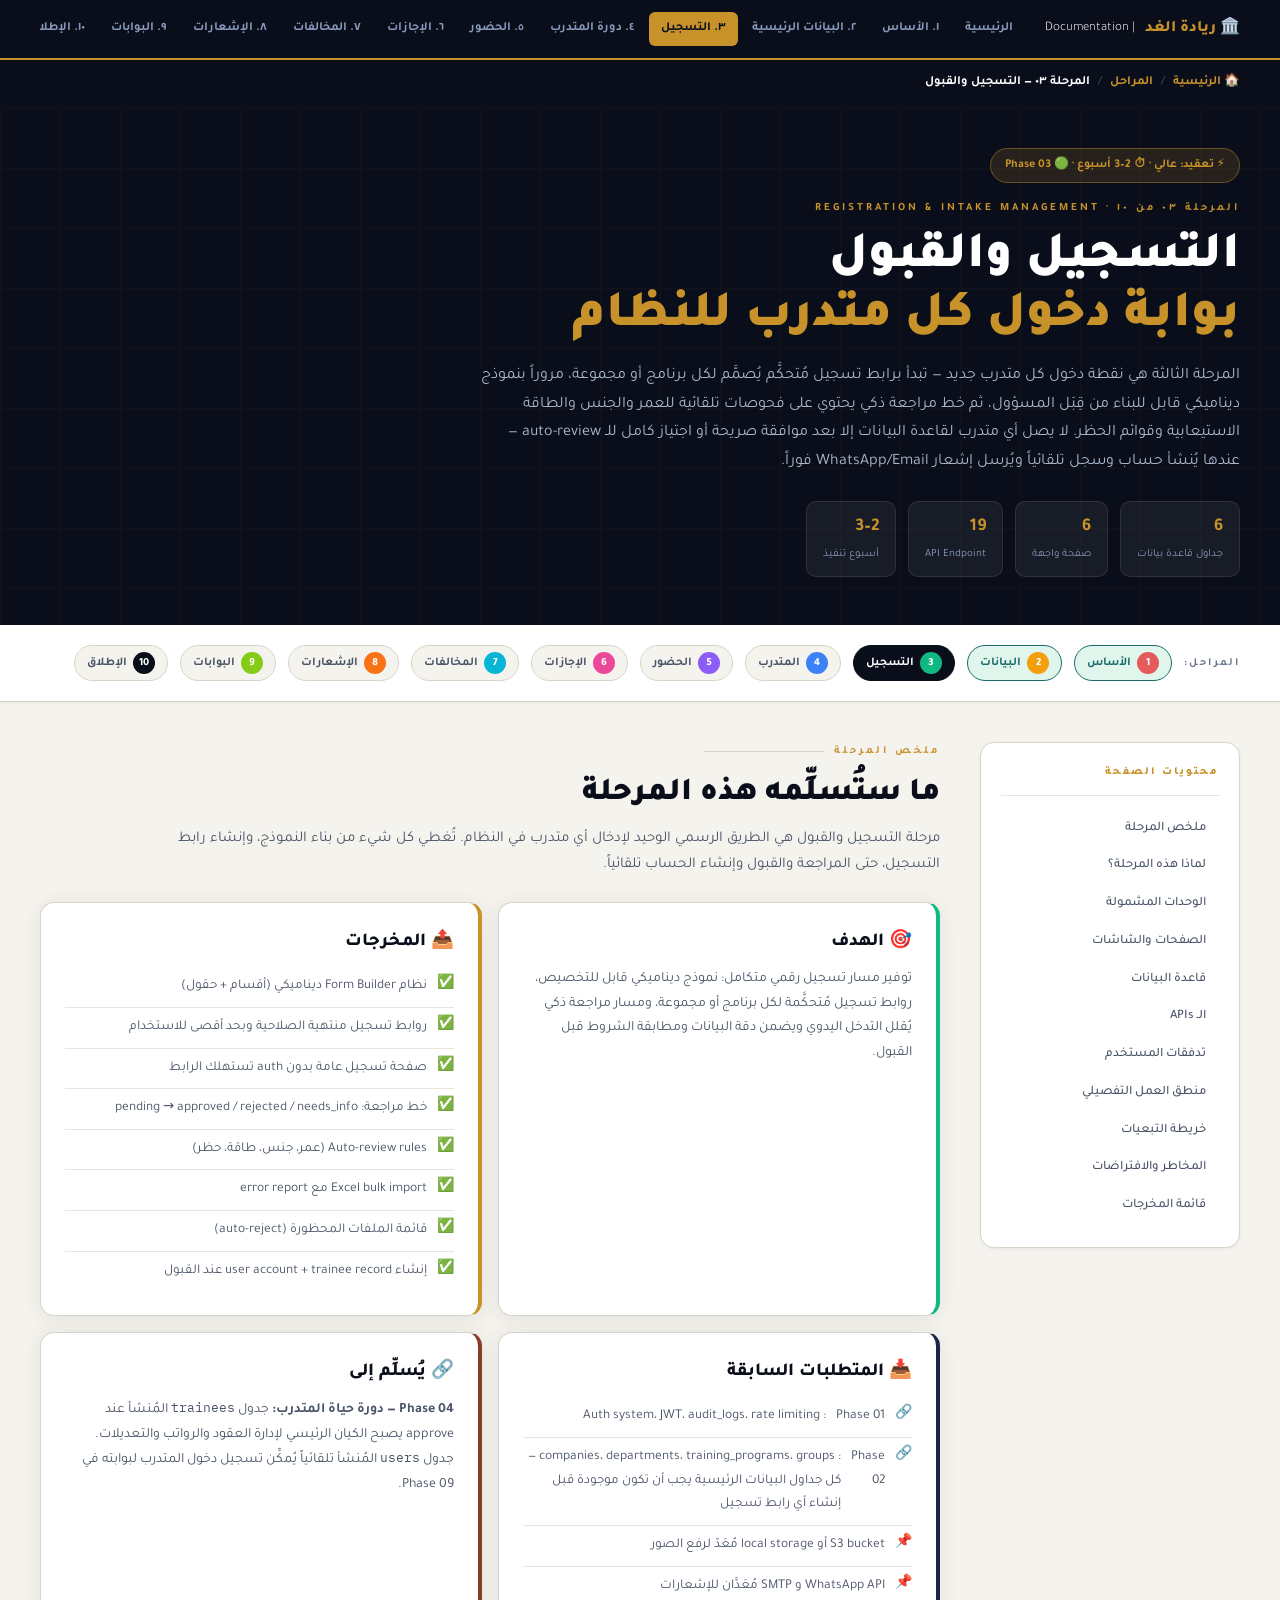
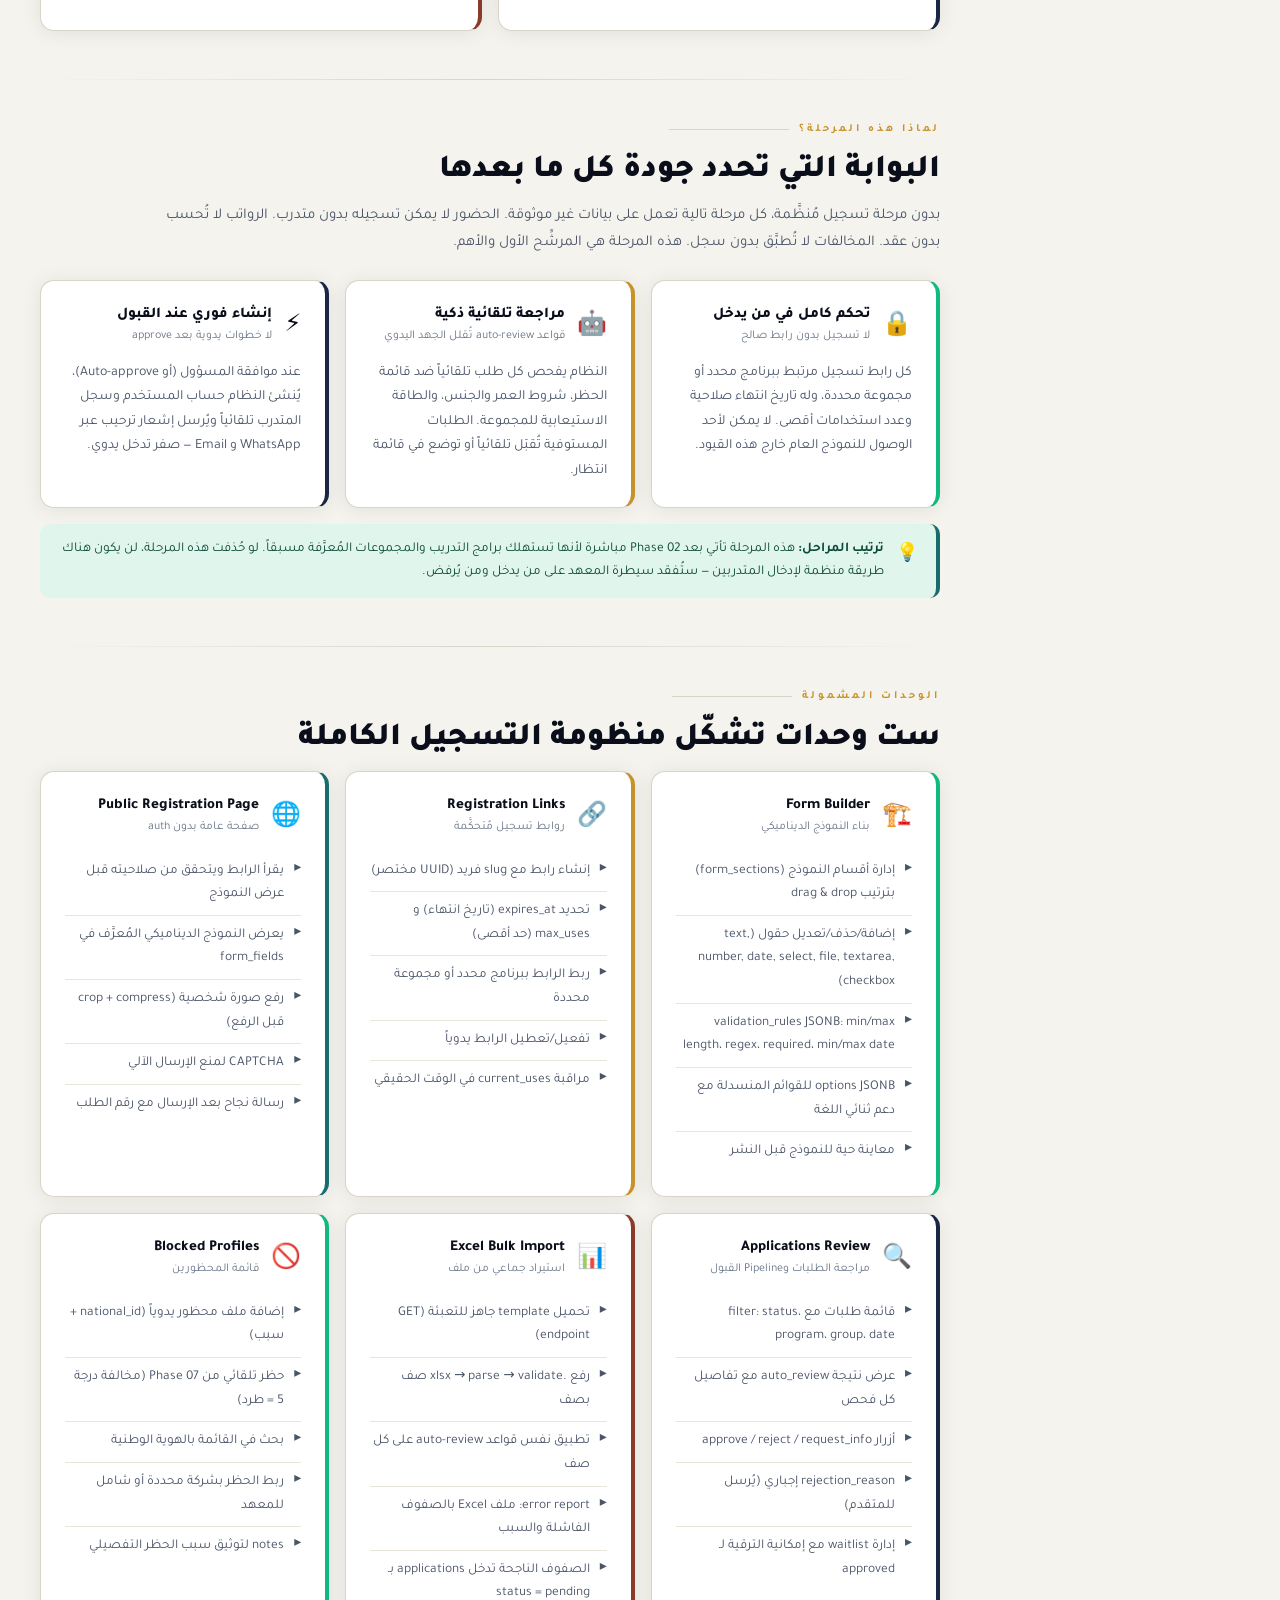
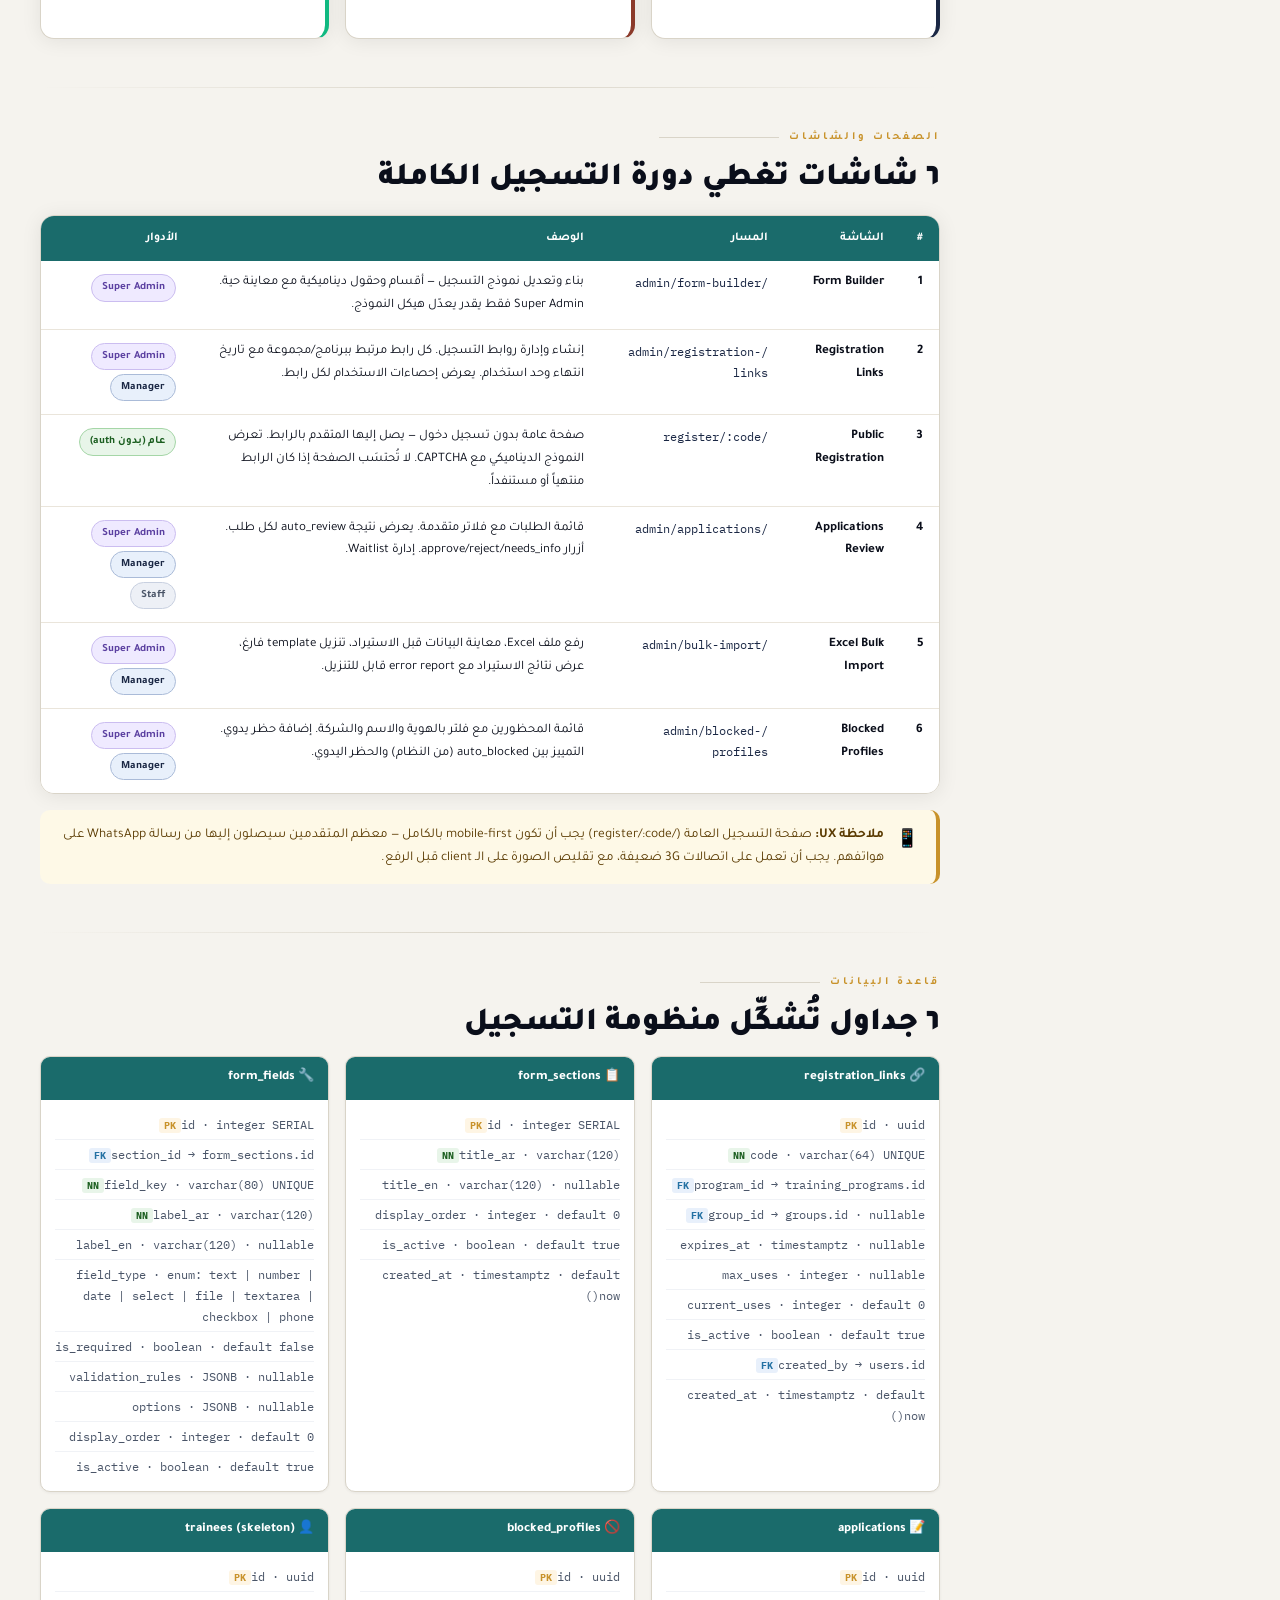
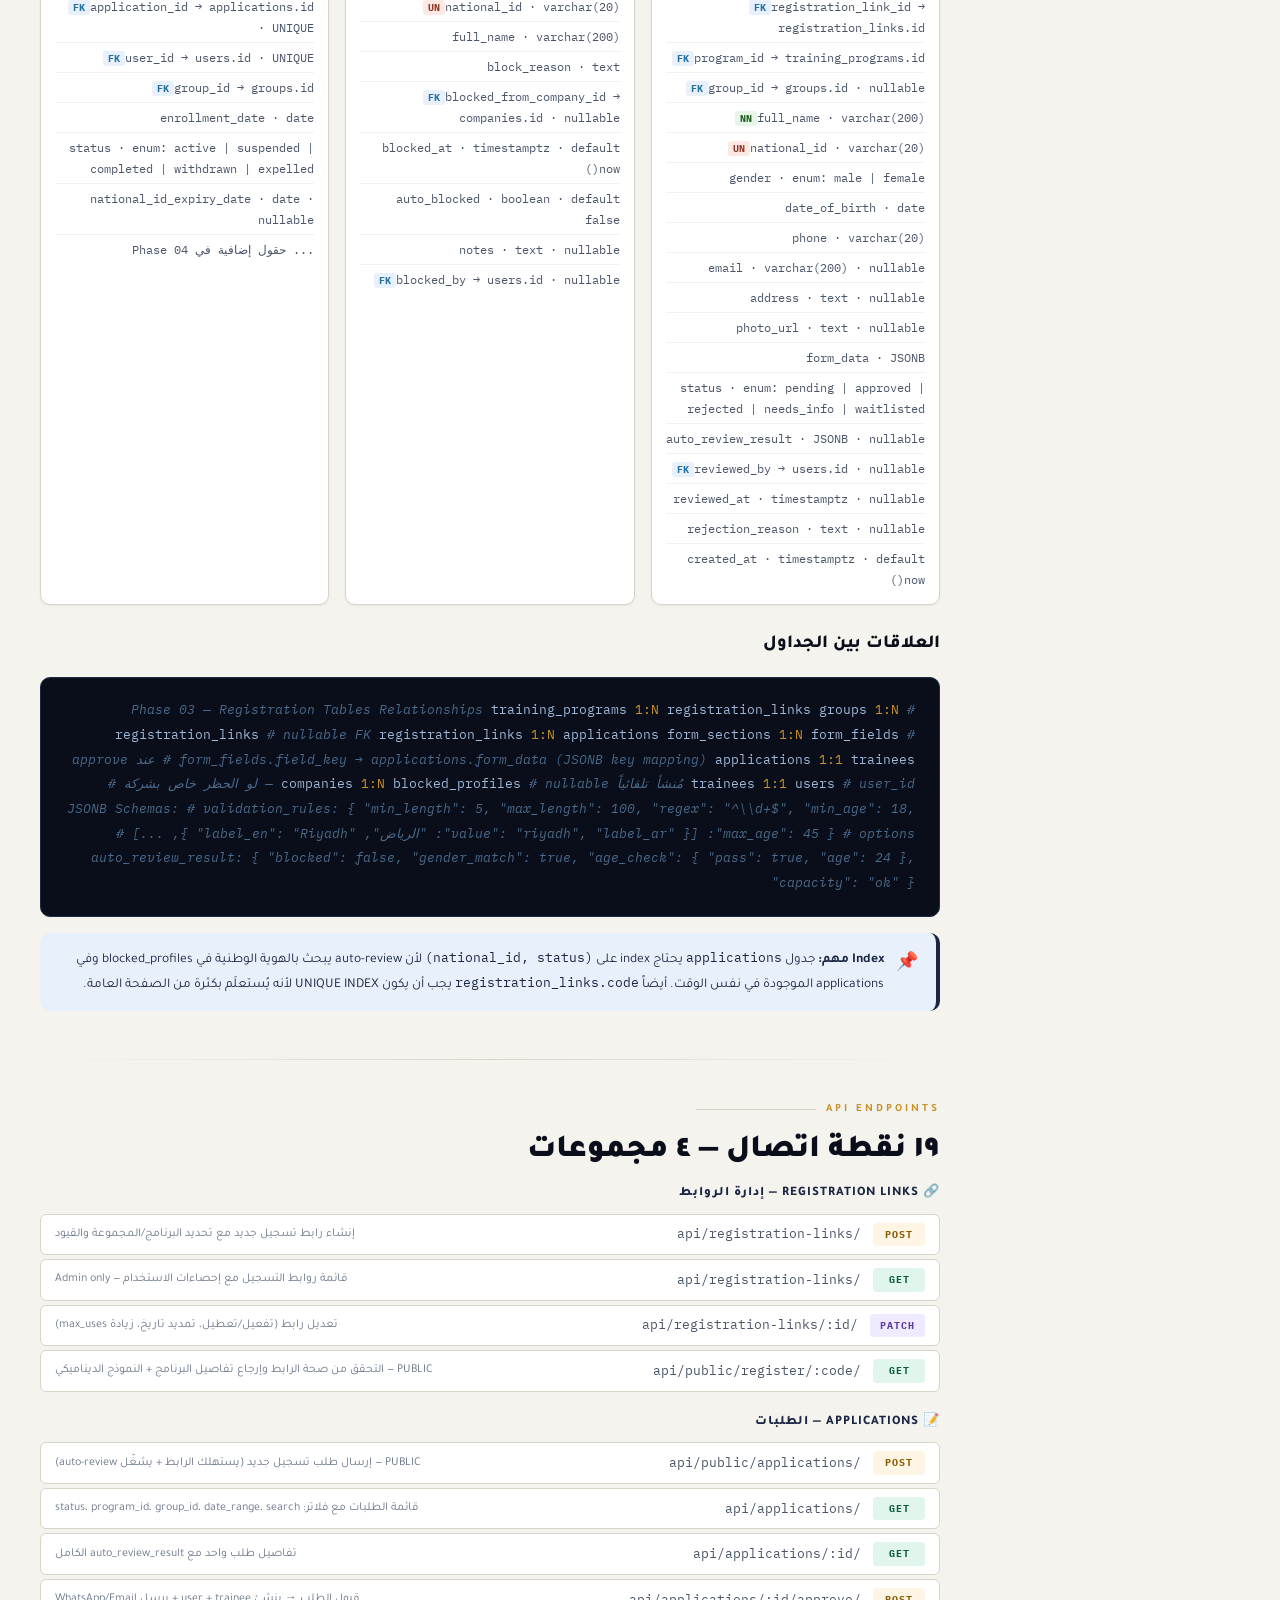
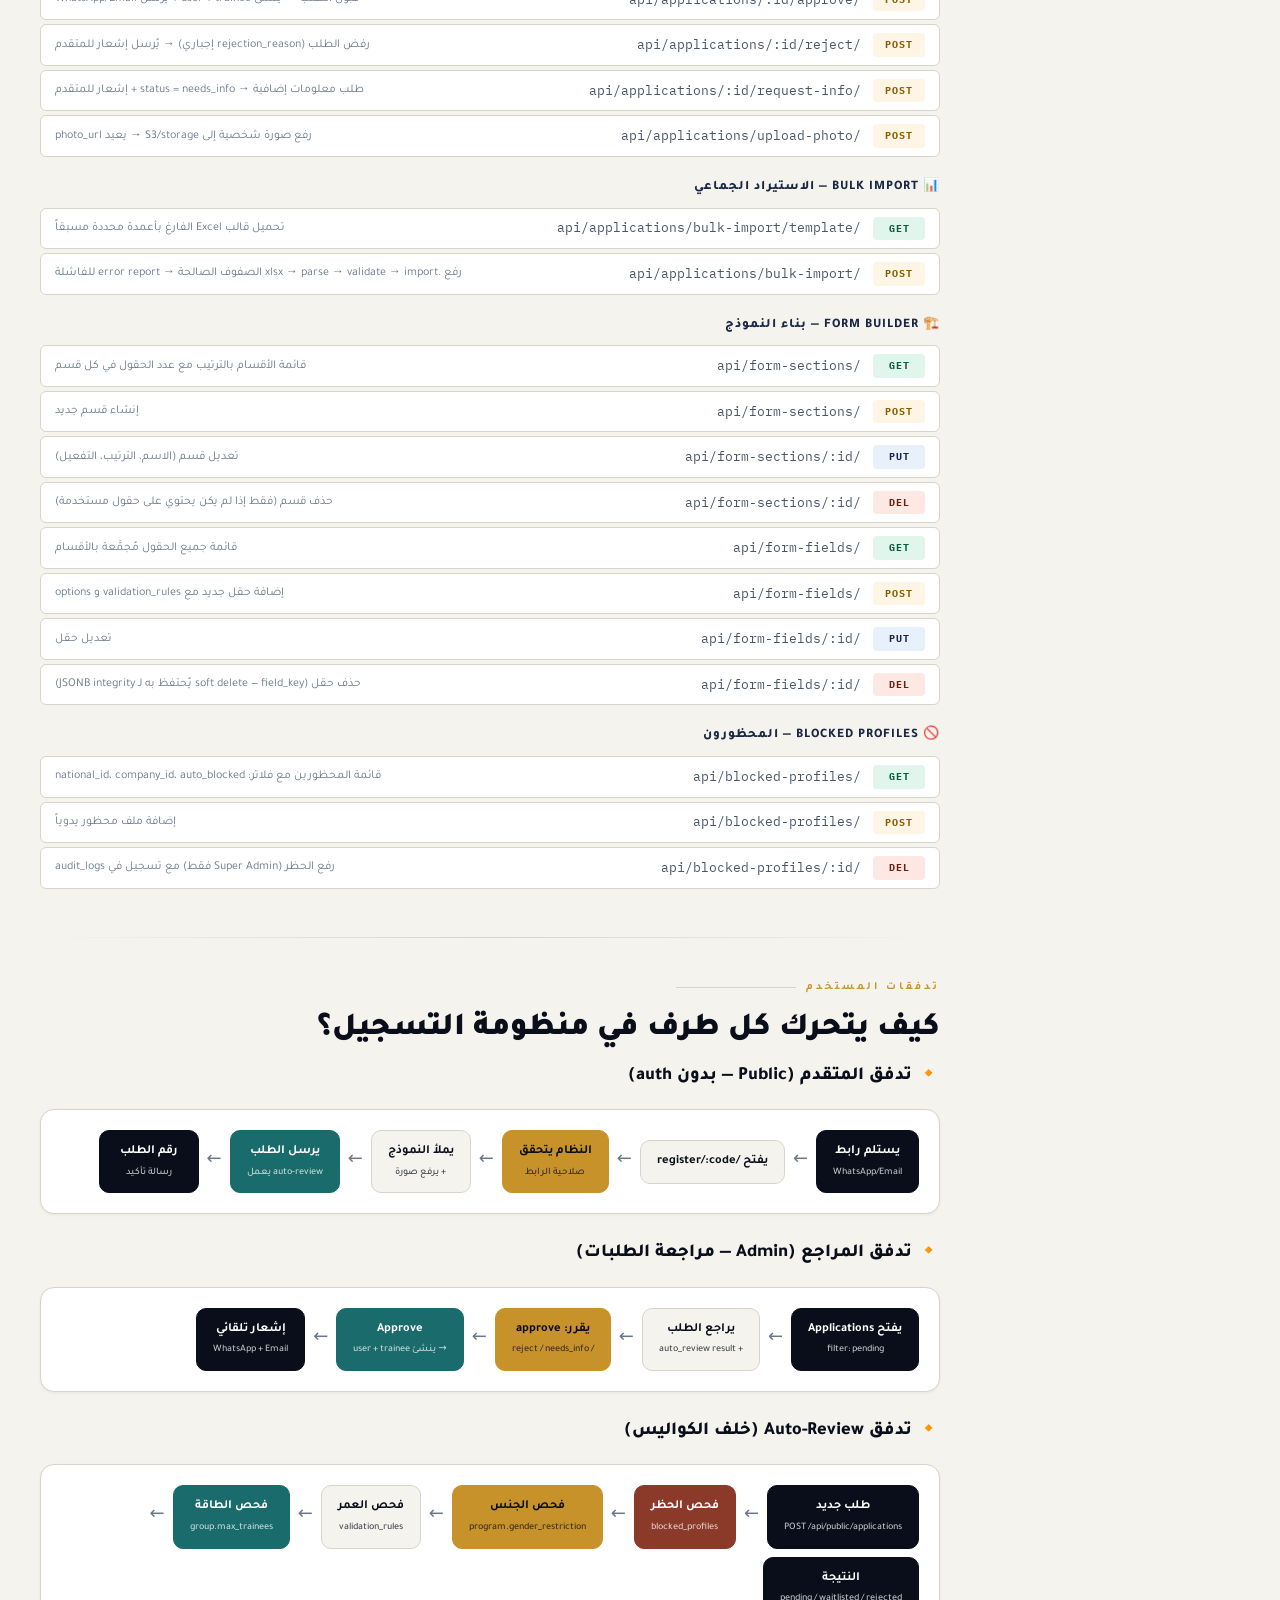
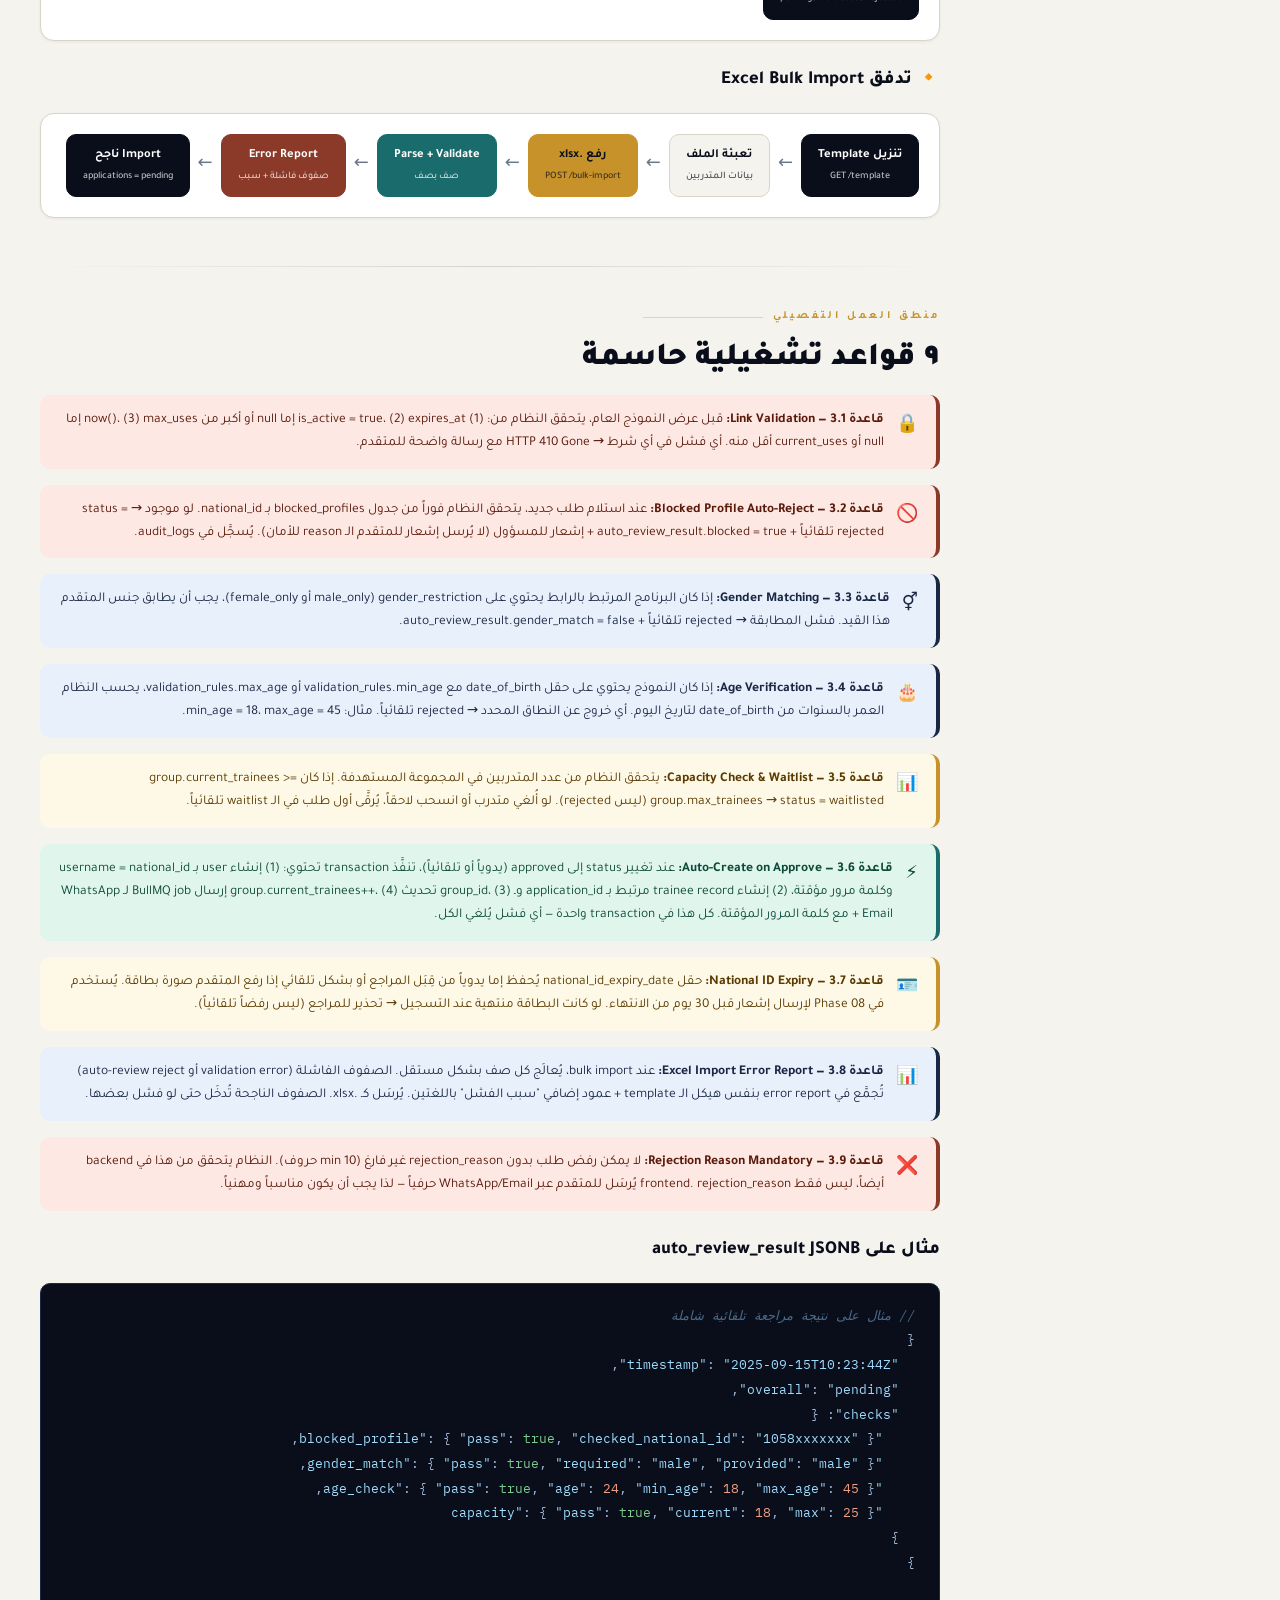
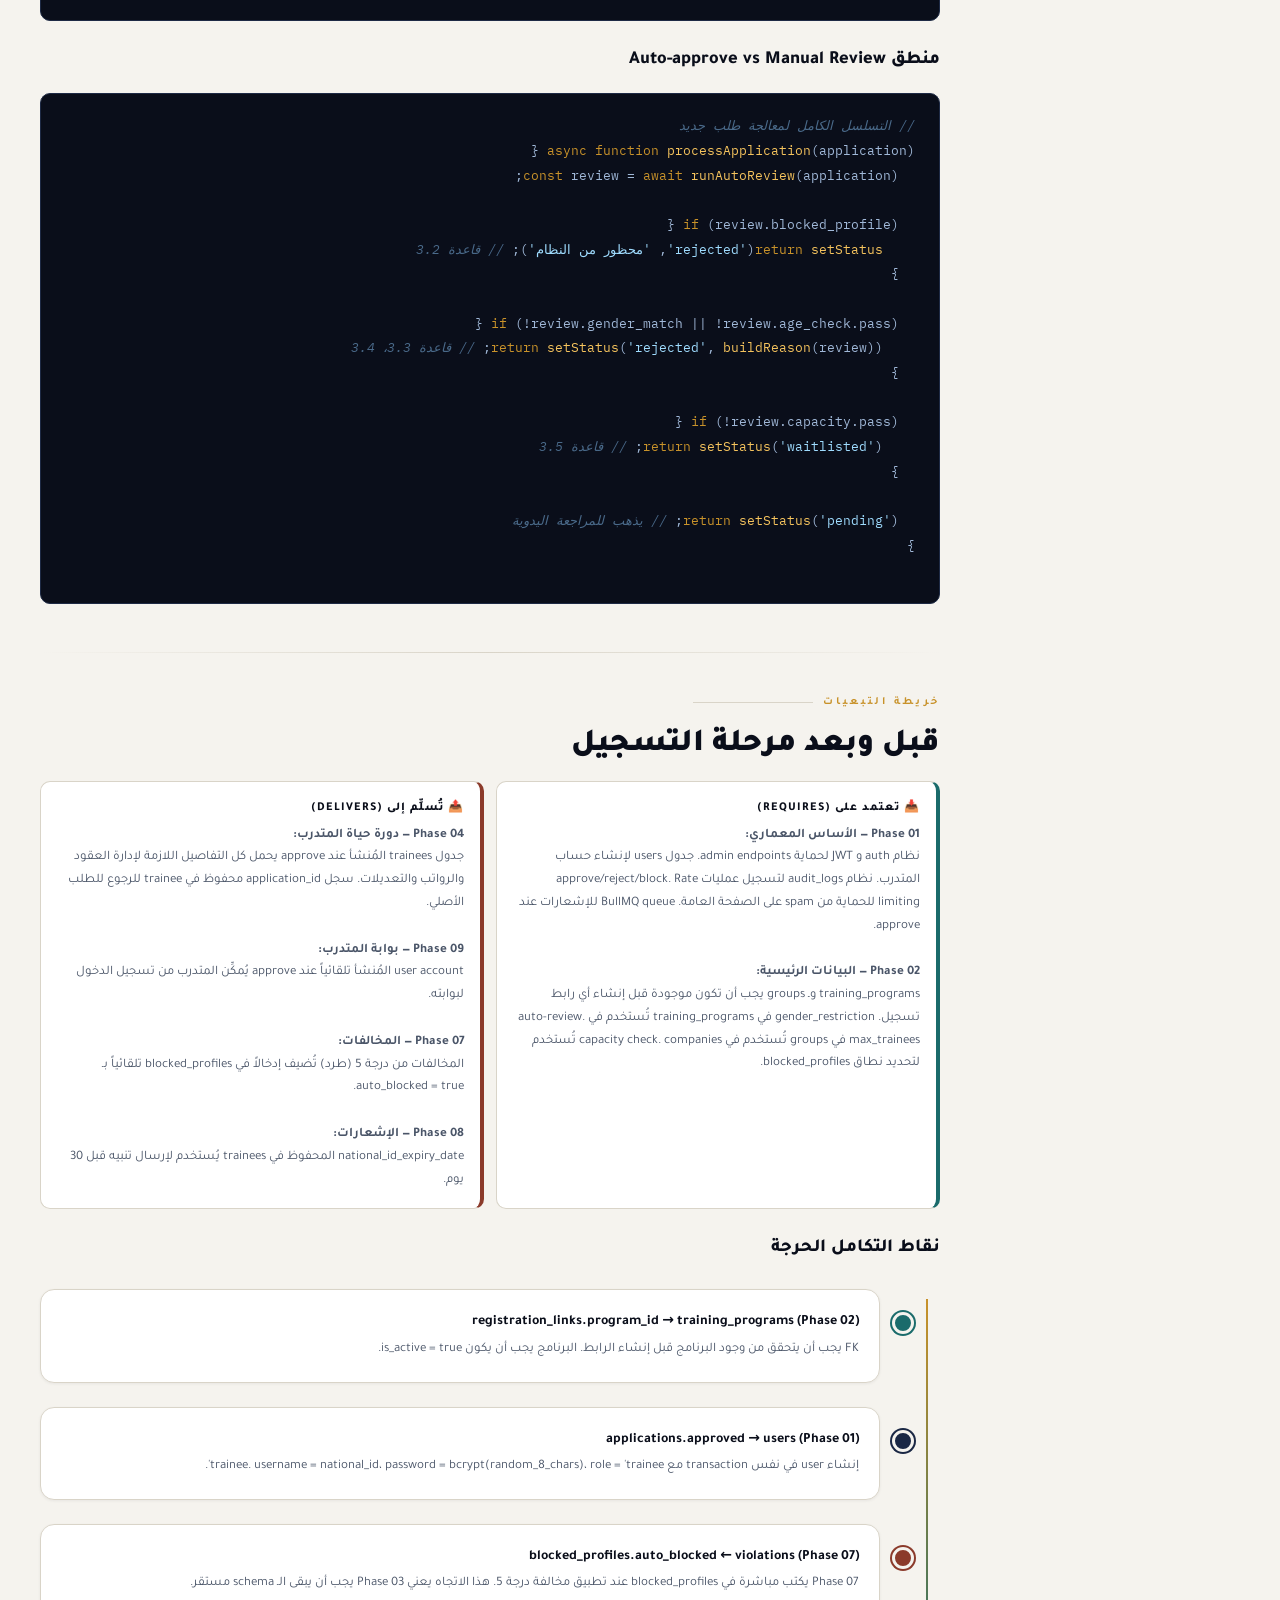
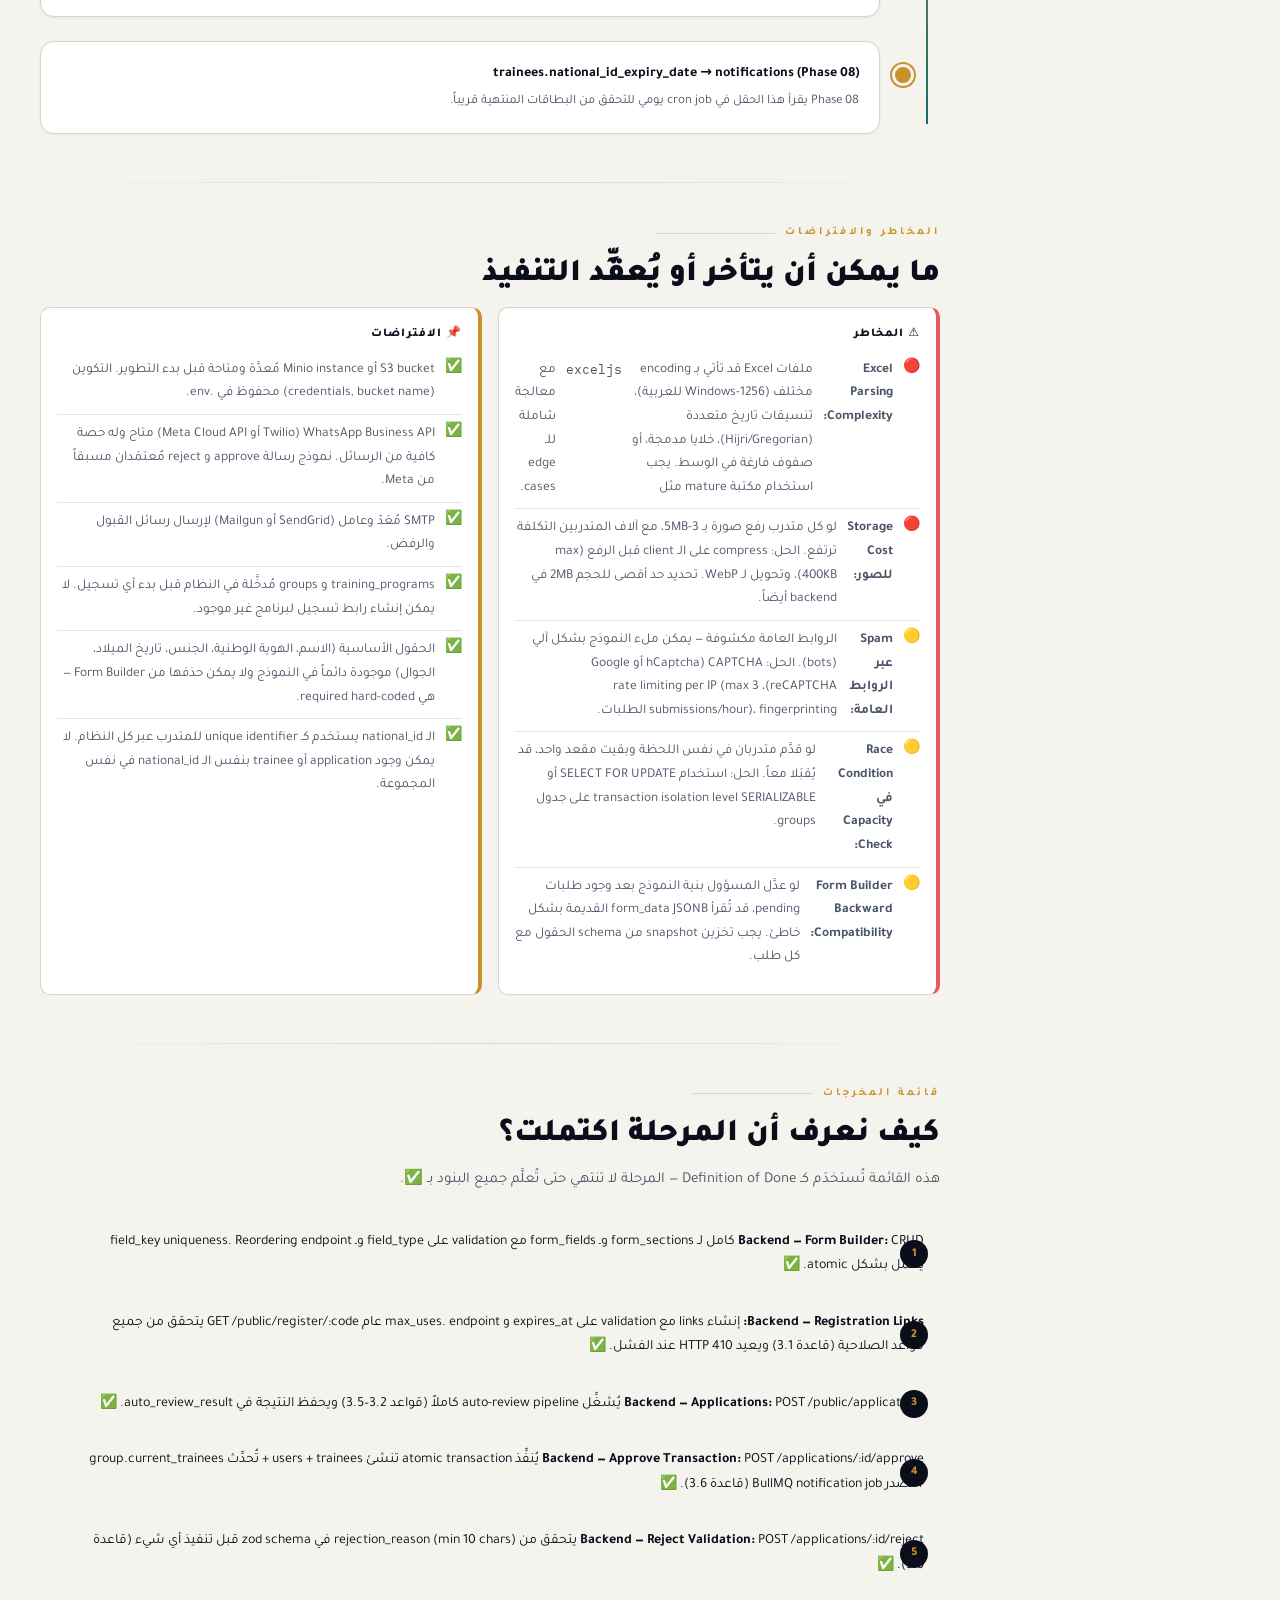
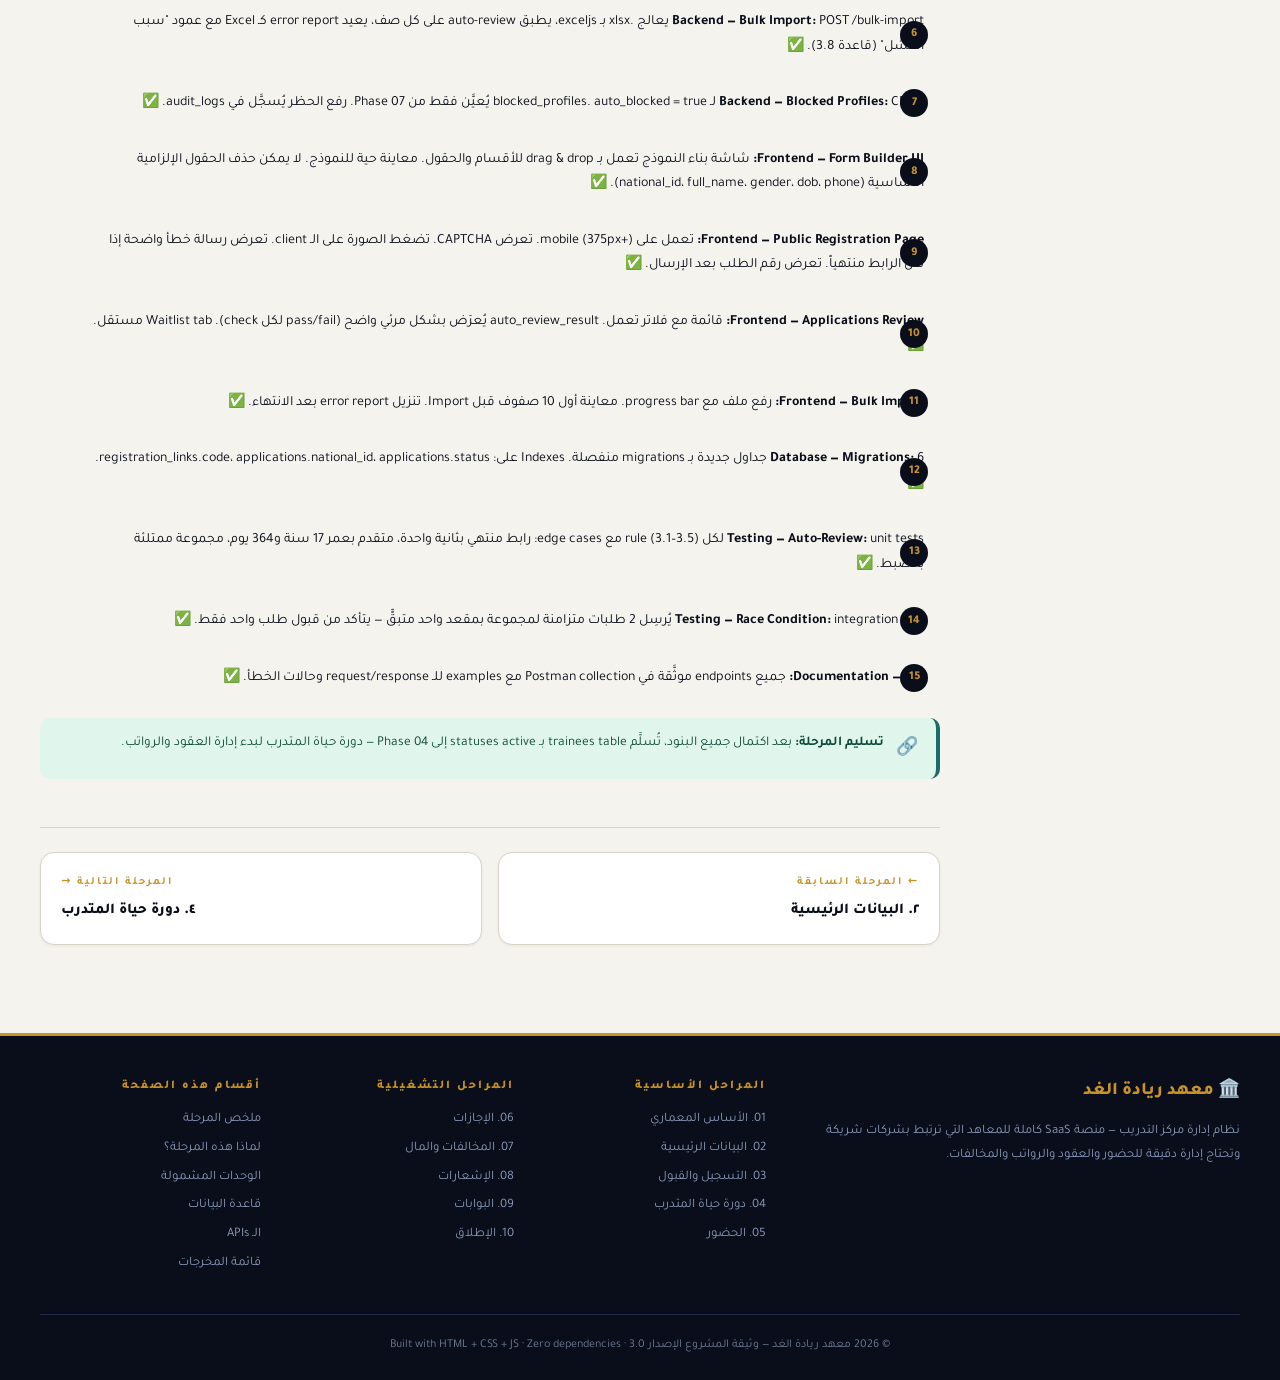
<file: phase-03-registration-intake.html>
<!DOCTYPE html>
<html lang="ar" dir="rtl">
<head>
<meta charset="UTF-8">
<meta name="viewport" content="width=device-width, initial-scale=1.0">
<title>المرحلة ٠٣ — التسجيل والقبول | معهد ريادة الغد</title>
<meta name="description" content="توثيق مرحلة التسجيل والقبول في نظام معهد ريادة الغد — بناء نماذج ديناميكية، روابط تسجيل مُتحكَّمة، مراجعة الطلبات، استيراد Excel، وإدارة الملفات المحظورة.">
<link rel="preconnect" href="https://fonts.googleapis.com">
<link rel="preconnect" href="https://fonts.gstatic.com" crossorigin>
<link href="https://fonts.googleapis.com/css2?family=Tajawal:wght@300;400;500;700;800;900&family=IBM+Plex+Mono:wght@400;500;700&display=swap" rel="stylesheet">
<link rel="stylesheet" href="assets/css/style.css">
</head>
<body>

<!-- 1. Top Nav -->
<nav class="site-nav">
  <div class="site-nav-inner">
    <a href="index.html" class="nav-logo">🏛️ ريادة الغد <span>| Documentation</span></a>
    <button class="nav-toggle" aria-label="القائمة">☰</button>
    <div class="nav-links">
      <a href="index.html">الرئيسية</a>
      <a href="phase-01-foundation.html">١. الأساس</a>
      <a href="phase-02-master-data.html">٢. البيانات الرئيسية</a>
      <a href="phase-03-registration-intake.html" class="active">٣. التسجيل</a>
      <a href="phase-04-trainee-lifecycle.html">٤. دورة المتدرب</a>
      <a href="phase-05-attendance-operations.html">٥. الحضور</a>
      <a href="phase-06-leaves-exceptions.html">٦. الإجازات</a>
      <a href="phase-07-violations-financials.html">٧. المخالفات</a>
      <a href="phase-08-notifications-reports.html">٨. الإشعارات</a>
      <a href="phase-09-portals-admin-ops.html">٩. البوابات</a>
      <a href="phase-10-launch-roadmap.html">١٠. الإطلاق</a>
    </div>
  </div>
</nav>
<div class="scroll-progress"><div class="scroll-progress-bar"></div></div>

<!-- 2. Breadcrumb -->
<div class="breadcrumb">
  <div class="breadcrumb-inner">
    <a href="index.html">🏠 الرئيسية</a>
    <span class="sep">/</span>
    <a href="index.html#timeline">المراحل</a>
    <span class="sep">/</span>
    <span class="current">المرحلة ٠٣ — التسجيل والقبول</span>
  </div>
</div>

<!-- 3. Page Hero -->
<header class="page-hero">
  <div class="page-hero-inner">
    <div class="complexity-badge">⚡ تعقيد: عالي · ⏱ 2–3 أسبوع · 🟢 Phase 03</div>
    <div class="hero-label">المرحلة ٠٣ من ١٠ · Registration &amp; Intake Management</div>
    <h1>التسجيل والقبول<br><span>بوابة دخول كل متدرب للنظام</span></h1>
    <p class="hero-desc">
      المرحلة الثالثة هي نقطة دخول كل متدرب جديد — تبدأ برابط تسجيل مُتحكَّم يُصمَّم لكل برنامج أو مجموعة، مروراً بنموذج ديناميكي قابل للبناء من قِبَل المسؤول، ثم خط مراجعة ذكي يحتوي على فحوصات تلقائية للعمر والجنس والطاقة الاستيعابية وقوائم الحظر. لا يصل أي متدرب لقاعدة البيانات إلا بعد موافقة صريحة أو اجتياز كامل للـ auto-review — عندها يُنشأ حساب وسجل تلقائياً ويُرسل إشعار WhatsApp/Email فوراً.
    </p>
    <div class="hero-meta">
      <div class="hero-meta-item"><strong>6</strong><span>جداول قاعدة بيانات</span></div>
      <div class="hero-meta-item"><strong>6</strong><span>صفحة واجهة</span></div>
      <div class="hero-meta-item"><strong>19</strong><span>API Endpoint</span></div>
      <div class="hero-meta-item"><strong>2–3</strong><span>أسبوع تنفيذ</span></div>
    </div>
  </div>
</header>

<!-- 4. Phase Navigator -->
<div class="phase-navigator">
  <div class="phase-nav-inner">
    <span class="phase-nav-label">المراحل:</span>
    <a href="phase-01-foundation.html" class="phase-dot done"><span class="pd-num pdn-1">1</span>الأساس</a>
    <a href="phase-02-master-data.html" class="phase-dot done"><span class="pd-num pdn-2">2</span>البيانات</a>
    <a href="phase-03-registration-intake.html" class="phase-dot current"><span class="pd-num pdn-3">3</span>التسجيل</a>
    <a href="phase-04-trainee-lifecycle.html" class="phase-dot"><span class="pd-num pdn-4">4</span>المتدرب</a>
    <a href="phase-05-attendance-operations.html" class="phase-dot"><span class="pd-num pdn-5">5</span>الحضور</a>
    <a href="phase-06-leaves-exceptions.html" class="phase-dot"><span class="pd-num pdn-6">6</span>الإجازات</a>
    <a href="phase-07-violations-financials.html" class="phase-dot"><span class="pd-num pdn-7">7</span>المخالفات</a>
    <a href="phase-08-notifications-reports.html" class="phase-dot"><span class="pd-num pdn-8">8</span>الإشعارات</a>
    <a href="phase-09-portals-admin-ops.html" class="phase-dot"><span class="pd-num pdn-9">9</span>البوابات</a>
    <a href="phase-10-launch-roadmap.html" class="phase-dot"><span class="pd-num pdn-10">10</span>الإطلاق</a>
  </div>
</div>

<!-- 5. Main Body -->
<div class="page-body">
  <aside class="toc">
    <h4>محتويات الصفحة</h4>
    <ul>
      <li><a href="#summary">ملخص المرحلة</a></li>
      <li><a href="#why">لماذا هذه المرحلة؟</a></li>
      <li><a href="#modules">الوحدات المشمولة</a></li>
      <li><a href="#screens">الصفحات والشاشات</a></li>
      <li><a href="#database">قاعدة البيانات</a></li>
      <li><a href="#apis">الـ APIs</a></li>
      <li><a href="#flows">تدفقات المستخدم</a></li>
      <li><a href="#logic">منطق العمل التفصيلي</a></li>
      <li><a href="#dependencies">خريطة التبعيات</a></li>
      <li><a href="#risks">المخاطر والافتراضات</a></li>
      <li><a href="#checklist">قائمة المخرجات</a></li>
    </ul>
  </aside>

  <main class="content">

    <!-- ===== SECTION 1: SUMMARY ===== -->
    <section id="summary" class="section">
      <div class="section-label">ملخص المرحلة</div>
      <h2 class="section-title">ما ستُسلِّمه هذه المرحلة</h2>
      <p class="section-desc">
        مرحلة التسجيل والقبول هي الطريق الرسمي الوحيد لإدخال أي متدرب في النظام. تُغطي كل شيء من بناء النموذج، وإنشاء رابط التسجيل، حتى المراجعة والقبول وإنشاء الحساب تلقائياً.
      </p>

      <div class="grid grid-2">
        <div class="card card-accent c-p3">
          <h3>🎯 الهدف</h3>
          <p>توفير مسار تسجيل رقمي متكامل: نموذج ديناميكي قابل للتخصيص، روابط تسجيل مُتحكَّمة لكل برنامج أو مجموعة، ومسار مراجعة ذكي يُقلل التدخل اليدوي ويضمن دقة البيانات ومطابقة الشروط قبل القبول.</p>
        </div>
        <div class="card card-accent c-gold">
          <h3>📤 المخرجات</h3>
          <ul class="feat-list">
            <li><span class="ico">✅</span>نظام Form Builder ديناميكي (أقسام + حقول)</li>
            <li><span class="ico">✅</span>روابط تسجيل منتهية الصلاحية وبحد أقصى للاستخدام</li>
            <li><span class="ico">✅</span>صفحة تسجيل عامة بدون auth تستهلك الرابط</li>
            <li><span class="ico">✅</span>خط مراجعة: pending → approved / rejected / needs_info</li>
            <li><span class="ico">✅</span>Auto-review rules (عمر، جنس، طاقة، حظر)</li>
            <li><span class="ico">✅</span>Excel bulk import مع error report</li>
            <li><span class="ico">✅</span>قائمة الملفات المحظورة (auto-reject)</li>
            <li><span class="ico">✅</span>إنشاء user account + trainee record عند القبول</li>
          </ul>
        </div>
        <div class="card card-accent c-navy">
          <h3>📥 المتطلبات السابقة</h3>
          <ul class="feat-list">
            <li><span class="ico">🔗</span><a href="phase-01-foundation.html">Phase 01</a>: Auth system، JWT، audit_logs، rate limiting</li>
            <li><span class="ico">🔗</span><a href="phase-02-master-data.html">Phase 02</a>: companies، departments، training_programs، groups — كل جداول البيانات الرئيسية يجب أن تكون موجودة قبل إنشاء أي رابط تسجيل</li>
            <li><span class="ico">📌</span>S3 bucket أو local storage مُعَدّ لرفع الصور</li>
            <li><span class="ico">📌</span>WhatsApp API و SMTP مُعَدَّان للإشعارات</li>
          </ul>
        </div>
        <div class="card card-accent c-rust">
          <h3>🔗 يُسلِّم إلى</h3>
          <p>
            <strong><a href="phase-04-trainee-lifecycle.html">Phase 04 — دورة حياة المتدرب</a>:</strong>
            جدول <code>trainees</code> المُنشأ عند approve يصبح الكيان الرئيسي لإدارة العقود والرواتب والتعديلات. جدول <code>users</code> المُنشأ تلقائياً يُمكِّن تسجيل دخول المتدرب لبوابته في Phase 09.
          </p>
        </div>
      </div>
    </section>

    <hr class="section-separator">

    <!-- ===== SECTION 2: WHY ===== -->
    <section id="why" class="section">
      <div class="section-label">لماذا هذه المرحلة؟</div>
      <h2 class="section-title">البوابة التي تحدد جودة كل ما بعدها</h2>
      <p class="section-desc">
        بدون مرحلة تسجيل مُنظَّمة، كل مرحلة تالية تعمل على بيانات غير موثوقة. الحضور لا يمكن تسجيله بدون متدرب. الرواتب لا تُحسب بدون عقد. المخالفات لا تُطبَّق بدون سجل. هذه المرحلة هي المرشِّح الأول والأهم.
      </p>

      <div class="grid grid-3">
        <div class="card card-accent c-p3">
          <div class="card-head">
            <div class="card-icon">🔒</div>
            <div>
              <div class="card-title">تحكم كامل في من يدخل</div>
              <div class="card-sub">لا تسجيل بدون رابط صالح</div>
            </div>
          </div>
          <p>كل رابط تسجيل مرتبط ببرنامج محدد أو مجموعة محددة، وله تاريخ انتهاء صلاحية وعدد استخدامات أقصى. لا يمكن لأحد الوصول للنموذج العام خارج هذه القيود.</p>
        </div>
        <div class="card card-accent c-gold">
          <div class="card-head">
            <div class="card-icon">🤖</div>
            <div>
              <div class="card-title">مراجعة تلقائية ذكية</div>
              <div class="card-sub">قواعد auto-review تُقلل الجهد اليدوي</div>
            </div>
          </div>
          <p>النظام يفحص كل طلب تلقائياً ضد قائمة الحظر، شروط العمر والجنس، والطاقة الاستيعابية للمجموعة. الطلبات المستوفية تُقبَل تلقائياً أو توضع في قائمة انتظار.</p>
        </div>
        <div class="card card-accent c-navy">
          <div class="card-head">
            <div class="card-icon">⚡</div>
            <div>
              <div class="card-title">إنشاء فوري عند القبول</div>
              <div class="card-sub">لا خطوات يدوية بعد approve</div>
            </div>
          </div>
          <p>عند موافقة المسؤول (أو Auto-approve)، يُنشئ النظام حساب المستخدم وسجل المتدرب تلقائياً ويُرسل إشعار ترحيب عبر WhatsApp و Email — صفر تدخل يدوي.</p>
        </div>
      </div>

      <div class="alert al-teal">
        <span class="ico">💡</span>
        <div>
          <strong>ترتيب المراحل:</strong> هذه المرحلة تأتي بعد Phase 02 مباشرة لأنها تستهلك برامج التدريب والمجموعات المُعرَّفة مسبقاً. لو حُذفت هذه المرحلة، لن يكون هناك طريقة منظمة لإدخال المتدربين — ستُفقد سيطرة المعهد على من يدخل ومن يُرفض.
        </div>
      </div>
    </section>

    <hr class="section-separator">

    <!-- ===== SECTION 3: MODULES ===== -->
    <section id="modules" class="section">
      <div class="section-label">الوحدات المشمولة</div>
      <h2 class="section-title">ست وحدات تشكّل منظومة التسجيل الكاملة</h2>

      <div class="grid grid-3">
        <div class="card card-accent c-p3">
          <div class="card-head">
            <div class="card-icon">🏗️</div>
            <div>
              <div class="card-title">Form Builder</div>
              <div class="card-sub">بناء النموذج الديناميكي</div>
            </div>
          </div>
          <ul class="feat-list">
            <li><span class="ico">▸</span>إدارة أقسام النموذج (form_sections) بترتيب drag &amp; drop</li>
            <li><span class="ico">▸</span>إضافة/حذف/تعديل حقول (text, number, date, select, file, textarea, checkbox)</li>
            <li><span class="ico">▸</span>validation_rules JSONB: min/max length، regex، required، min/max date</li>
            <li><span class="ico">▸</span>options JSONB للقوائم المنسدلة مع دعم ثنائي اللغة</li>
            <li><span class="ico">▸</span>معاينة حية للنموذج قبل النشر</li>
          </ul>
        </div>

        <div class="card card-accent c-gold">
          <div class="card-head">
            <div class="card-icon">🔗</div>
            <div>
              <div class="card-title">Registration Links</div>
              <div class="card-sub">روابط تسجيل مُتحكَّمة</div>
            </div>
          </div>
          <ul class="feat-list">
            <li><span class="ico">▸</span>إنشاء رابط مع slug فريد (UUID مختصر)</li>
            <li><span class="ico">▸</span>تحديد expires_at (تاريخ انتهاء) و max_uses (حد أقصى)</li>
            <li><span class="ico">▸</span>ربط الرابط ببرنامج محدد أو مجموعة محددة</li>
            <li><span class="ico">▸</span>تفعيل/تعطيل الرابط يدوياً</li>
            <li><span class="ico">▸</span>مراقبة current_uses في الوقت الحقيقي</li>
          </ul>
        </div>

        <div class="card card-accent c-teal">
          <div class="card-head">
            <div class="card-icon">🌐</div>
            <div>
              <div class="card-title">Public Registration Page</div>
              <div class="card-sub">صفحة عامة بدون auth</div>
            </div>
          </div>
          <ul class="feat-list">
            <li><span class="ico">▸</span>يقرأ الرابط ويتحقق من صلاحيته قبل عرض النموذج</li>
            <li><span class="ico">▸</span>يعرض النموذج الديناميكي المُعرَّف في form_fields</li>
            <li><span class="ico">▸</span>رفع صورة شخصية (crop + compress قبل الرفع)</li>
            <li><span class="ico">▸</span>CAPTCHA لمنع الإرسال الآلي</li>
            <li><span class="ico">▸</span>رسالة نجاح بعد الإرسال مع رقم الطلب</li>
          </ul>
        </div>

        <div class="card card-accent c-navy">
          <div class="card-head">
            <div class="card-icon">🔍</div>
            <div>
              <div class="card-title">Applications Review</div>
              <div class="card-sub">مراجعة الطلبات وPipeline القبول</div>
            </div>
          </div>
          <ul class="feat-list">
            <li><span class="ico">▸</span>قائمة طلبات مع filter: status، program، group، date</li>
            <li><span class="ico">▸</span>عرض نتيجة auto_review مع تفاصيل كل فحص</li>
            <li><span class="ico">▸</span>أزرار approve / reject / request_info</li>
            <li><span class="ico">▸</span>rejection_reason إجباري (يُرسل للمتقدم)</li>
            <li><span class="ico">▸</span>إدارة waitlist مع إمكانية الترقية لـ approved</li>
          </ul>
        </div>

        <div class="card card-accent c-rust">
          <div class="card-head">
            <div class="card-icon">📊</div>
            <div>
              <div class="card-title">Excel Bulk Import</div>
              <div class="card-sub">استيراد جماعي من ملف</div>
            </div>
          </div>
          <ul class="feat-list">
            <li><span class="ico">▸</span>تحميل template جاهز للتعبئة (GET endpoint)</li>
            <li><span class="ico">▸</span>رفع .xlsx → parse → validate صف بصف</li>
            <li><span class="ico">▸</span>تطبيق نفس قواعد auto-review على كل صف</li>
            <li><span class="ico">▸</span>error report: ملف Excel بالصفوف الفاشلة والسبب</li>
            <li><span class="ico">▸</span>الصفوف الناجحة تدخل applications بـ status = pending</li>
          </ul>
        </div>

        <div class="card card-accent c-p3">
          <div class="card-head">
            <div class="card-icon">🚫</div>
            <div>
              <div class="card-title">Blocked Profiles</div>
              <div class="card-sub">قائمة المحظورين</div>
            </div>
          </div>
          <ul class="feat-list">
            <li><span class="ico">▸</span>إضافة ملف محظور يدوياً (national_id + سبب)</li>
            <li><span class="ico">▸</span>حظر تلقائي من Phase 07 (مخالفة درجة 5 = طرد)</li>
            <li><span class="ico">▸</span>بحث في القائمة بالهوية الوطنية</li>
            <li><span class="ico">▸</span>ربط الحظر بشركة محددة أو شامل للمعهد</li>
            <li><span class="ico">▸</span>notes لتوثيق سبب الحظر التفصيلي</li>
          </ul>
        </div>
      </div>
    </section>

    <hr class="section-separator">

    <!-- ===== SECTION 4: SCREENS ===== -->
    <section id="screens" class="section">
      <div class="section-label">الصفحات والشاشات</div>
      <h2 class="section-title">٦ شاشات تغطي دورة التسجيل الكاملة</h2>

      <div class="tbl-wrap">
        <table>
          <thead class="th-teal">
            <tr>
              <th>#</th>
              <th>الشاشة</th>
              <th>المسار</th>
              <th>الوصف</th>
              <th>الأدوار</th>
            </tr>
          </thead>
          <tbody>
            <tr>
              <td class="td-strong">1</td>
              <td class="td-strong">Form Builder</td>
              <td class="mono">/admin/form-builder</td>
              <td>بناء وتعديل نموذج التسجيل — أقسام وحقول ديناميكية مع معاينة حية. Super Admin فقط يقدر يعدّل هيكل النموذج.</td>
              <td><span class="badge b-purple">Super Admin</span></td>
            </tr>
            <tr>
              <td class="td-strong">2</td>
              <td class="td-strong">Registration Links</td>
              <td class="mono">/admin/registration-links</td>
              <td>إنشاء وإدارة روابط التسجيل. كل رابط مرتبط ببرنامج/مجموعة مع تاريخ انتهاء وحد استخدام. يعرض إحصاءات الاستخدام لكل رابط.</td>
              <td><span class="badge b-purple">Super Admin</span> <span class="badge b-navy">Manager</span></td>
            </tr>
            <tr>
              <td class="td-strong">3</td>
              <td class="td-strong">Public Registration</td>
              <td class="mono">/register/:code</td>
              <td>صفحة عامة بدون تسجيل دخول — يصل إليها المتقدم بالرابط. تعرض النموذج الديناميكي مع CAPTCHA. لا تُحتسَب الصفحة إذا كان الرابط منتهياً أو مستنفداً.</td>
              <td><span class="badge b-green">عام (بدون auth)</span></td>
            </tr>
            <tr>
              <td class="td-strong">4</td>
              <td class="td-strong">Applications Review</td>
              <td class="mono">/admin/applications</td>
              <td>قائمة الطلبات مع فلاتر متقدمة. يعرض نتيجة auto_review لكل طلب. أزرار approve/reject/needs_info. إدارة Waitlist.</td>
              <td><span class="badge b-purple">Super Admin</span> <span class="badge b-navy">Manager</span> <span class="badge b-gray">Staff</span></td>
            </tr>
            <tr>
              <td class="td-strong">5</td>
              <td class="td-strong">Excel Bulk Import</td>
              <td class="mono">/admin/bulk-import</td>
              <td>رفع ملف Excel، معاينة البيانات قبل الاستيراد، تنزيل template فارغ، عرض نتائج الاستيراد مع error report قابل للتنزيل.</td>
              <td><span class="badge b-purple">Super Admin</span> <span class="badge b-navy">Manager</span></td>
            </tr>
            <tr>
              <td class="td-strong">6</td>
              <td class="td-strong">Blocked Profiles</td>
              <td class="mono">/admin/blocked-profiles</td>
              <td>قائمة المحظورين مع فلتر بالهوية والاسم والشركة. إضافة حظر يدوي. التمييز بين auto_blocked (من النظام) والحظر اليدوي.</td>
              <td><span class="badge b-purple">Super Admin</span> <span class="badge b-navy">Manager</span></td>
            </tr>
          </tbody>
        </table>
      </div>

      <div class="alert al-gold">
        <span class="ico">📱</span>
        <div>
          <strong>ملاحظة UX:</strong> صفحة التسجيل العامة (/register/:code) يجب أن تكون mobile-first بالكامل — معظم المتقدمين سيصلون إليها من رسالة WhatsApp على هواتفهم. يجب أن تعمل على اتصالات 3G ضعيفة، مع تقليص الصورة على الـ client قبل الرفع.
        </div>
      </div>
    </section>

    <hr class="section-separator">

    <!-- ===== SECTION 5: DATABASE ===== -->
    <section id="database" class="section">
      <div class="section-label">قاعدة البيانات</div>
      <h2 class="section-title">٦ جداول تُشكِّل منظومة التسجيل</h2>

      <div class="grid grid-3">

        <div class="db-card">
          <div class="db-head dh-teal">🔗 registration_links</div>
          <div class="db-body">
            <div class="db-field"><span class="pk">PK</span>id · uuid</div>
            <div class="db-field"><span class="nn">NN</span>code · varchar(64) UNIQUE</div>
            <div class="db-field"><span class="fk">FK</span>program_id → training_programs.id</div>
            <div class="db-field"><span class="fk">FK</span>group_id → groups.id · nullable</div>
            <div class="db-field">expires_at · timestamptz · nullable</div>
            <div class="db-field">max_uses · integer · nullable</div>
            <div class="db-field">current_uses · integer · default 0</div>
            <div class="db-field">is_active · boolean · default true</div>
            <div class="db-field"><span class="fk">FK</span>created_by → users.id</div>
            <div class="db-field">created_at · timestamptz · default now()</div>
          </div>
        </div>

        <div class="db-card">
          <div class="db-head dh-teal">📋 form_sections</div>
          <div class="db-body">
            <div class="db-field"><span class="pk">PK</span>id · integer SERIAL</div>
            <div class="db-field"><span class="nn">NN</span>title_ar · varchar(120)</div>
            <div class="db-field">title_en · varchar(120) · nullable</div>
            <div class="db-field">display_order · integer · default 0</div>
            <div class="db-field">is_active · boolean · default true</div>
            <div class="db-field">created_at · timestamptz · default now()</div>
          </div>
        </div>

        <div class="db-card">
          <div class="db-head dh-teal">🔧 form_fields</div>
          <div class="db-body">
            <div class="db-field"><span class="pk">PK</span>id · integer SERIAL</div>
            <div class="db-field"><span class="fk">FK</span>section_id → form_sections.id</div>
            <div class="db-field"><span class="nn">NN</span>field_key · varchar(80) UNIQUE</div>
            <div class="db-field"><span class="nn">NN</span>label_ar · varchar(120)</div>
            <div class="db-field">label_en · varchar(120) · nullable</div>
            <div class="db-field">field_type · enum: text | number | date | select | file | textarea | checkbox | phone</div>
            <div class="db-field">is_required · boolean · default false</div>
            <div class="db-field">validation_rules · JSONB · nullable</div>
            <div class="db-field">options · JSONB · nullable</div>
            <div class="db-field">display_order · integer · default 0</div>
            <div class="db-field">is_active · boolean · default true</div>
          </div>
        </div>

        <div class="db-card">
          <div class="db-head dh-teal">📝 applications</div>
          <div class="db-body">
            <div class="db-field"><span class="pk">PK</span>id · uuid</div>
            <div class="db-field"><span class="fk">FK</span>registration_link_id → registration_links.id</div>
            <div class="db-field"><span class="fk">FK</span>program_id → training_programs.id</div>
            <div class="db-field"><span class="fk">FK</span>group_id → groups.id · nullable</div>
            <div class="db-field"><span class="nn">NN</span>full_name · varchar(200)</div>
            <div class="db-field"><span class="un">UN</span>national_id · varchar(20)</div>
            <div class="db-field">gender · enum: male | female</div>
            <div class="db-field">date_of_birth · date</div>
            <div class="db-field">phone · varchar(20)</div>
            <div class="db-field">email · varchar(200) · nullable</div>
            <div class="db-field">address · text · nullable</div>
            <div class="db-field">photo_url · text · nullable</div>
            <div class="db-field">form_data · JSONB</div>
            <div class="db-field">status · enum: pending | approved | rejected | needs_info | waitlisted</div>
            <div class="db-field">auto_review_result · JSONB · nullable</div>
            <div class="db-field"><span class="fk">FK</span>reviewed_by → users.id · nullable</div>
            <div class="db-field">reviewed_at · timestamptz · nullable</div>
            <div class="db-field">rejection_reason · text · nullable</div>
            <div class="db-field">created_at · timestamptz · default now()</div>
          </div>
        </div>

        <div class="db-card">
          <div class="db-head dh-teal">🚫 blocked_profiles</div>
          <div class="db-body">
            <div class="db-field"><span class="pk">PK</span>id · uuid</div>
            <div class="db-field"><span class="un">UN</span>national_id · varchar(20)</div>
            <div class="db-field">full_name · varchar(200)</div>
            <div class="db-field">block_reason · text</div>
            <div class="db-field"><span class="fk">FK</span>blocked_from_company_id → companies.id · nullable</div>
            <div class="db-field">blocked_at · timestamptz · default now()</div>
            <div class="db-field">auto_blocked · boolean · default false</div>
            <div class="db-field">notes · text · nullable</div>
            <div class="db-field"><span class="fk">FK</span>blocked_by → users.id · nullable</div>
          </div>
        </div>

        <div class="db-card">
          <div class="db-head dh-teal">👤 trainees (skeleton)</div>
          <div class="db-body">
            <div class="db-field"><span class="pk">PK</span>id · uuid</div>
            <div class="db-field"><span class="fk">FK</span>application_id → applications.id · UNIQUE</div>
            <div class="db-field"><span class="fk">FK</span>user_id → users.id · UNIQUE</div>
            <div class="db-field"><span class="fk">FK</span>group_id → groups.id</div>
            <div class="db-field">enrollment_date · date</div>
            <div class="db-field">status · enum: active | suspended | completed | withdrawn | expelled</div>
            <div class="db-field">national_id_expiry_date · date · nullable</div>
            <div class="db-field">... حقول إضافية في Phase 04</div>
          </div>
        </div>

      </div>

      <h3 class="mt-6">العلاقات بين الجداول</h3>
      <div class="code-block">
<span class="c-com"># Phase 03 — Registration Tables Relationships</span>

training_programs  <span class="c-key">1:N</span>  registration_links
groups             <span class="c-key">1:N</span>  registration_links    <span class="c-com"># nullable FK</span>
registration_links <span class="c-key">1:N</span>  applications

form_sections      <span class="c-key">1:N</span>  form_fields
<span class="c-com"># form_fields.field_key → applications.form_data (JSONB key mapping)</span>

applications       <span class="c-key">1:1</span>  trainees              <span class="c-com"># عند approve</span>
trainees           <span class="c-key">1:1</span>  users                 <span class="c-com"># user_id مُنشأ تلقائياً</span>

companies          <span class="c-key">1:N</span>  blocked_profiles      <span class="c-com"># nullable — لو الحظر خاص بشركة</span>

<span class="c-com"># JSONB Schemas:</span>
<span class="c-com"># validation_rules: { "min_length": 5, "max_length": 100, "regex": "^\\d+$", "min_age": 18, "max_age": 45 }</span>
<span class="c-com"># options: [{ "value": "riyadh", "label_ar": "الرياض", "label_en": "Riyadh" }, ...]</span>
<span class="c-com"># auto_review_result: { "blocked": false, "gender_match": true, "age_check": { "pass": true, "age": 24 }, "capacity": "ok" }</span>
      </div>

      <div class="alert al-navy">
        <span class="ico">📌</span>
        <div>
          <strong>Index مهم:</strong> جدول <code>applications</code> يحتاج index على <code>(national_id, status)</code> لأن auto-review يبحث بالهوية الوطنية في blocked_profiles وفي applications الموجودة في نفس الوقت. أيضاً <code>registration_links.code</code> يجب أن يكون UNIQUE INDEX لأنه يُستعلَم بكثرة من الصفحة العامة.
        </div>
      </div>
    </section>

    <hr class="section-separator">

    <!-- ===== SECTION 6: APIS ===== -->
    <section id="apis" class="section">
      <div class="section-label">API Endpoints</div>
      <h2 class="section-title">١٩ نقطة اتصال — ٤ مجموعات</h2>

      <div class="api-group">
        <div class="api-group-title">🔗 Registration Links — إدارة الروابط</div>
        <div class="api-list">
          <div class="api-item">
            <span class="method m-post">POST</span>
            <span class="api-path">/api/registration-links</span>
            <span class="api-desc">إنشاء رابط تسجيل جديد مع تحديد البرنامج/المجموعة والقيود</span>
          </div>
          <div class="api-item">
            <span class="method m-get">GET</span>
            <span class="api-path">/api/registration-links</span>
            <span class="api-desc">قائمة روابط التسجيل مع إحصاءات الاستخدام — Admin only</span>
          </div>
          <div class="api-item">
            <span class="method m-patch">PATCH</span>
            <span class="api-path">/api/registration-links/:id</span>
            <span class="api-desc">تعديل رابط (تفعيل/تعطيل، تمديد تاريخ، زيادة max_uses)</span>
          </div>
          <div class="api-item">
            <span class="method m-get">GET</span>
            <span class="api-path">/api/public/register/:code</span>
            <span class="api-desc">PUBLIC — التحقق من صحة الرابط وإرجاع تفاصيل البرنامج + النموذج الديناميكي</span>
          </div>
        </div>
      </div>

      <div class="api-group">
        <div class="api-group-title">📝 Applications — الطلبات</div>
        <div class="api-list">
          <div class="api-item">
            <span class="method m-post">POST</span>
            <span class="api-path">/api/public/applications</span>
            <span class="api-desc">PUBLIC — إرسال طلب تسجيل جديد (يستهلك الرابط + يشغّل auto-review)</span>
          </div>
          <div class="api-item">
            <span class="method m-get">GET</span>
            <span class="api-path">/api/applications</span>
            <span class="api-desc">قائمة الطلبات مع فلاتر: status، program_id، group_id، date_range، search</span>
          </div>
          <div class="api-item">
            <span class="method m-get">GET</span>
            <span class="api-path">/api/applications/:id</span>
            <span class="api-desc">تفاصيل طلب واحد مع auto_review_result الكامل</span>
          </div>
          <div class="api-item">
            <span class="method m-post">POST</span>
            <span class="api-path">/api/applications/:id/approve</span>
            <span class="api-desc">قبول الطلب → ينشئ user + trainee + يرسل WhatsApp/Email</span>
          </div>
          <div class="api-item">
            <span class="method m-post">POST</span>
            <span class="api-path">/api/applications/:id/reject</span>
            <span class="api-desc">رفض الطلب (rejection_reason إجباري) → يُرسل إشعار للمتقدم</span>
          </div>
          <div class="api-item">
            <span class="method m-post">POST</span>
            <span class="api-path">/api/applications/:id/request-info</span>
            <span class="api-desc">طلب معلومات إضافية → status = needs_info + إشعار للمتقدم</span>
          </div>
          <div class="api-item">
            <span class="method m-post">POST</span>
            <span class="api-path">/api/applications/upload-photo</span>
            <span class="api-desc">رفع صورة شخصية إلى S3/storage → يعيد photo_url</span>
          </div>
        </div>
      </div>

      <div class="api-group">
        <div class="api-group-title">📊 Bulk Import — الاستيراد الجماعي</div>
        <div class="api-list">
          <div class="api-item">
            <span class="method m-get">GET</span>
            <span class="api-path">/api/applications/bulk-import/template</span>
            <span class="api-desc">تحميل قالب Excel الفارغ بأعمدة محددة مسبقاً</span>
          </div>
          <div class="api-item">
            <span class="method m-post">POST</span>
            <span class="api-path">/api/applications/bulk-import</span>
            <span class="api-desc">رفع .xlsx → parse → validate → import الصفوف الصالحة → error report للفاشلة</span>
          </div>
        </div>
      </div>

      <div class="api-group">
        <div class="api-group-title">🏗️ Form Builder — بناء النموذج</div>
        <div class="api-list">
          <div class="api-item">
            <span class="method m-get">GET</span>
            <span class="api-path">/api/form-sections</span>
            <span class="api-desc">قائمة الأقسام بالترتيب مع عدد الحقول في كل قسم</span>
          </div>
          <div class="api-item">
            <span class="method m-post">POST</span>
            <span class="api-path">/api/form-sections</span>
            <span class="api-desc">إنشاء قسم جديد</span>
          </div>
          <div class="api-item">
            <span class="method m-put">PUT</span>
            <span class="api-path">/api/form-sections/:id</span>
            <span class="api-desc">تعديل قسم (الاسم، الترتيب، التفعيل)</span>
          </div>
          <div class="api-item">
            <span class="method m-del">DEL</span>
            <span class="api-path">/api/form-sections/:id</span>
            <span class="api-desc">حذف قسم (فقط إذا لم يكن يحتوي على حقول مستخدمة)</span>
          </div>
          <div class="api-item">
            <span class="method m-get">GET</span>
            <span class="api-path">/api/form-fields</span>
            <span class="api-desc">قائمة جميع الحقول مُجمَّعة بالأقسام</span>
          </div>
          <div class="api-item">
            <span class="method m-post">POST</span>
            <span class="api-path">/api/form-fields</span>
            <span class="api-desc">إضافة حقل جديد مع validation_rules و options</span>
          </div>
          <div class="api-item">
            <span class="method m-put">PUT</span>
            <span class="api-path">/api/form-fields/:id</span>
            <span class="api-desc">تعديل حقل</span>
          </div>
          <div class="api-item">
            <span class="method m-del">DEL</span>
            <span class="api-path">/api/form-fields/:id</span>
            <span class="api-desc">حذف حقل (soft delete — field_key يُحتفظ به لـ JSONB integrity)</span>
          </div>
        </div>
      </div>

      <div class="api-group">
        <div class="api-group-title">🚫 Blocked Profiles — المحظورون</div>
        <div class="api-list">
          <div class="api-item">
            <span class="method m-get">GET</span>
            <span class="api-path">/api/blocked-profiles</span>
            <span class="api-desc">قائمة المحظورين مع فلاتر: national_id، company_id، auto_blocked</span>
          </div>
          <div class="api-item">
            <span class="method m-post">POST</span>
            <span class="api-path">/api/blocked-profiles</span>
            <span class="api-desc">إضافة ملف محظور يدوياً</span>
          </div>
          <div class="api-item">
            <span class="method m-del">DEL</span>
            <span class="api-path">/api/blocked-profiles/:id</span>
            <span class="api-desc">رفع الحظر (Super Admin فقط) مع تسجيل في audit_logs</span>
          </div>
        </div>
      </div>
    </section>

    <hr class="section-separator">

    <!-- ===== SECTION 7: USER FLOWS ===== -->
    <section id="flows" class="section">
      <div class="section-label">تدفقات المستخدم</div>
      <h2 class="section-title">كيف يتحرك كل طرف في منظومة التسجيل؟</h2>

      <h3>🔸 تدفق المتقدم (Public — بدون auth)</h3>
      <div class="flow">
        <div class="flow-node fn-dark">يستلم رابط<div class="fn-sub">WhatsApp/Email</div></div>
        <span class="flow-arrow">←</span>
        <div class="flow-node">يفتح /register/:code</div>
        <span class="flow-arrow">←</span>
        <div class="flow-node fn-gold">النظام يتحقق<div class="fn-sub">صلاحية الرابط</div></div>
        <span class="flow-arrow">←</span>
        <div class="flow-node">يملأ النموذج<div class="fn-sub">+ يرفع صورة</div></div>
        <span class="flow-arrow">←</span>
        <div class="flow-node fn-teal">يرسل الطلب<div class="fn-sub">auto-review يعمل</div></div>
        <span class="flow-arrow">←</span>
        <div class="flow-node fn-dark">رقم الطلب<div class="fn-sub">رسالة تأكيد</div></div>
      </div>

      <h3 class="mt-6">🔸 تدفق المراجع (Admin — مراجعة الطلبات)</h3>
      <div class="flow">
        <div class="flow-node fn-dark">يفتح Applications<div class="fn-sub">filter: pending</div></div>
        <span class="flow-arrow">←</span>
        <div class="flow-node">يراجع الطلب<div class="fn-sub">+ auto_review result</div></div>
        <span class="flow-arrow">←</span>
        <div class="flow-node fn-gold">يقرر: approve<div class="fn-sub">/ reject / needs_info</div></div>
        <span class="flow-arrow">←</span>
        <div class="flow-node fn-teal">Approve<div class="fn-sub">→ ينشئ user + trainee</div></div>
        <span class="flow-arrow">←</span>
        <div class="flow-node fn-dark">إشعار تلقائي<div class="fn-sub">WhatsApp + Email</div></div>
      </div>

      <h3 class="mt-6">🔸 تدفق Auto-Review (خلف الكواليس)</h3>
      <div class="flow">
        <div class="flow-node fn-dark">طلب جديد<div class="fn-sub">POST /api/public/applications</div></div>
        <span class="flow-arrow">←</span>
        <div class="flow-node fn-rust">فحص الحظر<div class="fn-sub">blocked_profiles</div></div>
        <span class="flow-arrow">←</span>
        <div class="flow-node fn-gold">فحص الجنس<div class="fn-sub">program.gender_restriction</div></div>
        <span class="flow-arrow">←</span>
        <div class="flow-node">فحص العمر<div class="fn-sub">validation_rules</div></div>
        <span class="flow-arrow">←</span>
        <div class="flow-node fn-teal">فحص الطاقة<div class="fn-sub">group.max_trainees</div></div>
        <span class="flow-arrow">←</span>
        <div class="flow-node fn-dark">النتيجة<div class="fn-sub">pending / waitlisted / rejected</div></div>
      </div>

      <h3 class="mt-6">🔸 تدفق Excel Bulk Import</h3>
      <div class="flow">
        <div class="flow-node fn-dark">تنزيل Template<div class="fn-sub">GET /template</div></div>
        <span class="flow-arrow">←</span>
        <div class="flow-node">تعبئة الملف<div class="fn-sub">بيانات المتدربين</div></div>
        <span class="flow-arrow">←</span>
        <div class="flow-node fn-gold">رفع .xlsx<div class="fn-sub">POST /bulk-import</div></div>
        <span class="flow-arrow">←</span>
        <div class="flow-node fn-teal">Parse + Validate<div class="fn-sub">صف بصف</div></div>
        <span class="flow-arrow">←</span>
        <div class="flow-node fn-rust">Error Report<div class="fn-sub">صفوف فاشلة + سبب</div></div>
        <span class="flow-arrow">←</span>
        <div class="flow-node fn-dark">Import ناجح<div class="fn-sub">applications = pending</div></div>
      </div>
    </section>

    <hr class="section-separator">

    <!-- ===== SECTION 8: BUSINESS LOGIC ===== -->
    <section id="logic" class="section">
      <div class="section-label">منطق العمل التفصيلي</div>
      <h2 class="section-title">٩ قواعد تشغيلية حاسمة</h2>

      <div class="alert al-rust">
        <span class="ico">🔒</span>
        <div><strong>قاعدة 3.1 — Link Validation:</strong> قبل عرض النموذج العام، يتحقق النظام من: (1) is_active = true، (2) expires_at إما null أو أكبر من now()، (3) max_uses إما null أو current_uses أقل منه. أي فشل في أي شرط → HTTP 410 Gone مع رسالة واضحة للمتقدم.</div>
      </div>

      <div class="alert al-rust">
        <span class="ico">🚫</span>
        <div><strong>قاعدة 3.2 — Blocked Profile Auto-Reject:</strong> عند استلام طلب جديد، يتحقق النظام فوراً من جدول blocked_profiles بـ national_id. لو موجود → status = rejected تلقائياً + auto_review_result.blocked = true + إشعار للمسؤول (لا يُرسل إشعار للمتقدم الـ reason للأمان). يُسجَّل في audit_logs.</div>
      </div>

      <div class="alert al-navy">
        <span class="ico">⚥</span>
        <div><strong>قاعدة 3.3 — Gender Matching:</strong> إذا كان البرنامج المرتبط بالرابط يحتوي على gender_restriction (male_only أو female_only)، يجب أن يطابق جنس المتقدم هذا القيد. فشل المطابقة → rejected تلقائياً + auto_review_result.gender_match = false.</div>
      </div>

      <div class="alert al-navy">
        <span class="ico">🎂</span>
        <div><strong>قاعدة 3.4 — Age Verification:</strong> إذا كان النموذج يحتوي على حقل date_of_birth مع validation_rules.min_age أو validation_rules.max_age، يحسب النظام العمر بالسنوات من date_of_birth لتاريخ اليوم. أي خروج عن النطاق المحدد → rejected تلقائياً. مثال: min_age = 18، max_age = 45.</div>
      </div>

      <div class="alert al-gold">
        <span class="ico">📊</span>
        <div><strong>قاعدة 3.5 — Capacity Check &amp; Waitlist:</strong> يتحقق النظام من عدد المتدربين في المجموعة المستهدفة. إذا كان group.current_trainees &gt;= group.max_trainees → status = waitlisted (ليس rejected). لو أُلغي متدرب أو انسحب لاحقاً، يُرقَّى أول طلب في الـ waitlist تلقائياً.</div>
      </div>

      <div class="alert al-teal">
        <span class="ico">⚡</span>
        <div><strong>قاعدة 3.6 — Auto-Create on Approve:</strong> عند تغيير status إلى approved (يدوياً أو تلقائياً)، تنفَّذ transaction تحتوي: (1) إنشاء user بـ username = national_id وكلمة مرور مؤقتة، (2) إنشاء trainee record مرتبط بـ application_id وـ group_id، (3) تحديث group.current_trainees++، (4) إرسال BullMQ job لـ WhatsApp + Email مع كلمة المرور المؤقتة. كل هذا في transaction واحدة — أي فشل يُلغي الكل.</div>
      </div>

      <div class="alert al-gold">
        <span class="ico">🪪</span>
        <div><strong>قاعدة 3.7 — National ID Expiry:</strong> حقل national_id_expiry_date يُحفظ إما يدوياً من قِبَل المراجع أو بشكل تلقائي إذا رفع المتقدم صورة بطاقة. يُستخدم في Phase 08 لإرسال إشعار قبل 30 يوم من الانتهاء. لو كانت البطاقة منتهية عند التسجيل → تحذير للمراجع (ليس رفضاً تلقائياً).</div>
      </div>

      <div class="alert al-navy">
        <span class="ico">📊</span>
        <div><strong>قاعدة 3.8 — Excel Import Error Report:</strong> عند bulk import، يُعالَج كل صف بشكل مستقل. الصفوف الفاشلة (validation error أو auto-review reject) تُجمَّع في error report بنفس هيكل الـ template + عمود إضافي "سبب الفشل" باللغتين. يُرسَل كـ .xlsx. الصفوف الناجحة تُدخَل حتى لو فشل بعضها.</div>
      </div>

      <div class="alert al-rust">
        <span class="ico">❌</span>
        <div><strong>قاعدة 3.9 — Rejection Reason Mandatory:</strong> لا يمكن رفض طلب بدون rejection_reason غير فارغ (min 10 حروف). النظام يتحقق من هذا في backend أيضاً، ليس فقط frontend. rejection_reason يُرسَل للمتقدم عبر WhatsApp/Email حرفياً — لذا يجب أن يكون مناسباً ومهنياً.</div>
      </div>

      <h3 class="mt-6">مثال على auto_review_result JSONB</h3>
      <pre class="code-block">
<span class="c-com">// مثال على نتيجة مراجعة تلقائية شاملة</span>
{
  <span class="c-str">"timestamp"</span>: <span class="c-str">"2025-09-15T10:23:44Z"</span>,
  <span class="c-str">"overall"</span>: <span class="c-str">"pending"</span>,
  <span class="c-str">"checks"</span>: {
    <span class="c-str">"blocked_profile"</span>: { <span class="c-str">"pass"</span>: <span class="c-val">true</span>, <span class="c-str">"checked_national_id"</span>: <span class="c-str">"1058xxxxxxx"</span> },
    <span class="c-str">"gender_match"</span>: { <span class="c-str">"pass"</span>: <span class="c-val">true</span>, <span class="c-str">"required"</span>: <span class="c-str">"male"</span>, <span class="c-str">"provided"</span>: <span class="c-str">"male"</span> },
    <span class="c-str">"age_check"</span>: { <span class="c-str">"pass"</span>: <span class="c-val">true</span>, <span class="c-str">"age"</span>: <span class="c-num">24</span>, <span class="c-str">"min_age"</span>: <span class="c-num">18</span>, <span class="c-str">"max_age"</span>: <span class="c-num">45</span> },
    <span class="c-str">"capacity"</span>: { <span class="c-str">"pass"</span>: <span class="c-val">true</span>, <span class="c-str">"current"</span>: <span class="c-num">18</span>, <span class="c-str">"max"</span>: <span class="c-num">25</span> }
  }
}
      </pre>

      <h3 class="mt-6">منطق Auto-approve vs Manual Review</h3>
      <pre class="code-block">
<span class="c-com">// التسلسل الكامل لمعالجة طلب جديد</span>
<span class="c-key">async function</span> <span class="c-fn">processApplication</span>(application) {
  <span class="c-key">const</span> review = <span class="c-key">await</span> <span class="c-fn">runAutoReview</span>(application);

  <span class="c-key">if</span> (review.blocked_profile) {
    <span class="c-key">return</span> <span class="c-fn">setStatus</span>(<span class="c-str">'rejected'</span>, <span class="c-str">'محظور من النظام'</span>); <span class="c-com">// قاعدة 3.2</span>
  }

  <span class="c-key">if</span> (!review.gender_match || !review.age_check.pass) {
    <span class="c-key">return</span> <span class="c-fn">setStatus</span>(<span class="c-str">'rejected'</span>, <span class="c-fn">buildReason</span>(review)); <span class="c-com">// قاعدة 3.3، 3.4</span>
  }

  <span class="c-key">if</span> (!review.capacity.pass) {
    <span class="c-key">return</span> <span class="c-fn">setStatus</span>(<span class="c-str">'waitlisted'</span>); <span class="c-com">// قاعدة 3.5</span>
  }

  <span class="c-key">return</span> <span class="c-fn">setStatus</span>(<span class="c-str">'pending'</span>); <span class="c-com">// يذهب للمراجعة اليدوية</span>
}
      </pre>
    </section>

    <hr class="section-separator">

    <!-- ===== SECTION 9: DEPENDENCIES ===== -->
    <section id="dependencies" class="section">
      <div class="section-label">خريطة التبعيات</div>
      <h2 class="section-title">قبل وبعد مرحلة التسجيل</h2>

      <div class="matrix">
        <div class="matrix-cell mc-in">
          <h5>📥 تعتمد على (Requires)</h5>
          <p><strong><a href="phase-01-foundation.html">Phase 01 — الأساس المعماري:</a></strong><br>
          نظام auth و JWT لحماية admin endpoints. جدول users لإنشاء حساب المتدرب. نظام audit_logs لتسجيل عمليات approve/reject/block. Rate limiting للحماية من spam على الصفحة العامة. BullMQ queue للإشعارات عند approve.</p>
          <p class="mt-6"><strong><a href="phase-02-master-data.html">Phase 02 — البيانات الرئيسية:</a></strong><br>
          training_programs وـ groups يجب أن تكون موجودة قبل إنشاء أي رابط تسجيل. gender_restriction في training_programs تُستخدم في auto-review. max_trainees في groups تُستخدم في capacity check. companies تُستخدم لتحديد نطاق blocked_profiles.</p>
        </div>
        <div class="matrix-cell mc-out">
          <h5>📤 تُسلِّم إلى (Delivers)</h5>
          <p><strong><a href="phase-04-trainee-lifecycle.html">Phase 04 — دورة حياة المتدرب:</a></strong><br>
          جدول trainees المُنشأ عند approve يحمل كل التفاصيل اللازمة لإدارة العقود والرواتب والتعديلات. سجل application_id محفوظ في trainee للرجوع للطلب الأصلي.</p>
          <p class="mt-6"><strong><a href="phase-09-portals-admin-ops.html">Phase 09 — بوابة المتدرب:</a></strong><br>
          user account المُنشأ تلقائياً عند approve يُمكِّن المتدرب من تسجيل الدخول لبوابته.</p>
          <p class="mt-6"><strong><a href="phase-07-violations-financials.html">Phase 07 — المخالفات:</a></strong><br>
          المخالفات من درجة 5 (طرد) تُضيف إدخالاً في blocked_profiles تلقائياً بـ auto_blocked = true.</p>
          <p class="mt-6"><strong><a href="phase-08-notifications-reports.html">Phase 08 — الإشعارات:</a></strong><br>
          national_id_expiry_date المحفوظ في trainees يُستخدم لإرسال تنبيه قبل 30 يوم.</p>
        </div>
      </div>

      <h3 class="mt-6">نقاط التكامل الحرجة</h3>
      <div class="timeline">
        <div class="timeline-item ti-teal">
          <h4>registration_links.program_id → training_programs (Phase 02)</h4>
          <p>FK يجب أن يتحقق من وجود البرنامج قبل إنشاء الرابط. البرنامج يجب أن يكون is_active = true.</p>
        </div>
        <div class="timeline-item ti-navy">
          <h4>applications.approved → users (Phase 01)</h4>
          <p>إنشاء user في نفس transaction مع trainee. username = national_id، password = bcrypt(random_8_chars)، role = 'trainee'.</p>
        </div>
        <div class="timeline-item ti-rust">
          <h4>blocked_profiles.auto_blocked ← violations (Phase 07)</h4>
          <p>Phase 07 يكتب مباشرة في blocked_profiles عند تطبيق مخالفة درجة 5. هذا الاتجاه يعني Phase 03 يجب أن يبقى الـ schema مستقر.</p>
        </div>
        <div class="timeline-item">
          <h4>trainees.national_id_expiry_date → notifications (Phase 08)</h4>
          <p>Phase 08 يقرأ هذا الحقل في cron job يومي للتحقق من البطاقات المنتهية قريباً.</p>
        </div>
      </div>
    </section>

    <hr class="section-separator">

    <!-- ===== SECTION 10: RISKS ===== -->
    <section id="risks" class="section">
      <div class="section-label">المخاطر والافتراضات</div>
      <h2 class="section-title">ما يمكن أن يتأخر أو يُعقِّد التنفيذ</h2>

      <div class="grid grid-2">
        <div class="matrix-cell mc-risk">
          <h5>⚠️ المخاطر</h5>
          <ul class="feat-list">
            <li><span class="ico">🔴</span><strong>Excel Parsing Complexity:</strong> ملفات Excel قد تأتي بـ encoding مختلف (Windows-1256 للعربية)، تنسيقات تاريخ متعددة (Hijri/Gregorian)، خلايا مدمجة، أو صفوف فارغة في الوسط. يجب استخدام مكتبة mature مثل <code>exceljs</code> مع معالجة شاملة للـ edge cases.</li>
            <li><span class="ico">🔴</span><strong>Storage Cost للصور:</strong> لو كل متدرب رفع صورة بـ 3-5MB، مع آلاف المتدربين التكلفة ترتفع. الحل: compress على الـ client قبل الرفع (max 400KB)، وتحويل لـ WebP. تحديد حد أقصى للحجم 2MB في backend أيضاً.</li>
            <li><span class="ico">🟡</span><strong>Spam عبر الروابط العامة:</strong> الروابط العامة مكشوفة — يمكن ملء النموذج بشكل آلي (bots). الحل: CAPTCHA (hCaptcha أو Google reCAPTCHA)، rate limiting per IP (max 3 submissions/hour)، fingerprinting الطلبات.</li>
            <li><span class="ico">🟡</span><strong>Race Condition في Capacity Check:</strong> لو قدَّم متدربان في نفس اللحظة وبقيت مقعد واحد، قد يُقبَلا معاً. الحل: استخدام SELECT FOR UPDATE أو transaction isolation level SERIALIZABLE على جدول groups.</li>
            <li><span class="ico">🟡</span><strong>Form Builder Backward Compatibility:</strong> لو عدَّل المسؤول بنية النموذج بعد وجود طلبات pending، قد تُقرأ form_data JSONB القديمة بشكل خاطئ. يجب تخزين snapshot من schema الحقول مع كل طلب.</li>
          </ul>
        </div>
        <div class="matrix-cell">
          <h5>📌 الافتراضات</h5>
          <ul class="feat-list">
            <li><span class="ico">✅</span>S3 bucket أو Minio instance مُعدَّة ومتاحة قبل بدء التطوير. التكوين (credentials, bucket name) محفوظ في .env.</li>
            <li><span class="ico">✅</span>WhatsApp Business API (Twilio أو Meta Cloud API) متاح وله حصة كافية من الرسائل. نموذج رسالة approve و reject مُعتمَدان مسبقاً من Meta.</li>
            <li><span class="ico">✅</span>SMTP مُعَدّ وعامل (SendGrid أو Mailgun) لإرسال رسائل القبول والرفض.</li>
            <li><span class="ico">✅</span>training_programs و groups مُدخَّلة في النظام قبل بدء أي تسجيل. لا يمكن إنشاء رابط تسجيل لبرنامج غير موجود.</li>
            <li><span class="ico">✅</span>الحقول الأساسية (الاسم، الهوية الوطنية، الجنس، تاريخ الميلاد، الجوال) موجودة دائماً في النموذج ولا يمكن حذفها من Form Builder — هي required hard-coded.</li>
            <li><span class="ico">✅</span>الـ national_id يستخدم كـ unique identifier للمتدرب عبر كل النظام. لا يمكن وجود application أو trainee بنفس الـ national_id في نفس المجموعة.</li>
          </ul>
        </div>
      </div>
    </section>

    <hr class="section-separator">

    <!-- ===== SECTION 11: CHECKLIST ===== -->
    <section id="checklist" class="section">
      <div class="section-label">قائمة المخرجات</div>
      <h2 class="section-title">كيف نعرف أن المرحلة اكتملت؟</h2>
      <p class="section-desc">
        هذه القائمة تُستخدَم كـ Definition of Done — المرحلة لا تنتهي حتى تُعلَّم جميع البنود بـ ✅.
      </p>

      <ol class="num-list">
        <li><strong>Backend — Form Builder:</strong> CRUD كامل لـ form_sections وـ form_fields مع validation على field_type وـ field_key uniqueness. Reordering endpoint يعمل بشكل atomic. ✅</li>
        <li><strong>Backend — Registration Links:</strong> إنشاء links مع validation على expires_at و max_uses. endpoint عام GET /public/register/:code يتحقق من جميع قواعد الصلاحية (قاعدة 3.1) ويعيد HTTP 410 عند الفشل. ✅</li>
        <li><strong>Backend — Applications:</strong> POST /public/applications يُشغِّل auto-review pipeline كاملاً (قواعد 3.2–3.5) ويحفظ النتيجة في auto_review_result. ✅</li>
        <li><strong>Backend — Approve Transaction:</strong> POST /applications/:id/approve يُنفِّذ atomic transaction تنشئ users + trainees + تُحدِّث group.current_trainees + تُصدر BullMQ notification job (قاعدة 3.6). ✅</li>
        <li><strong>Backend — Reject Validation:</strong> POST /applications/:id/reject يتحقق من rejection_reason (min 10 chars) في zod schema قبل تنفيذ أي شيء (قاعدة 3.9). ✅</li>
        <li><strong>Backend — Bulk Import:</strong> POST /bulk-import يعالج .xlsx بـ exceljs، يطبق auto-review على كل صف، يعيد error report كـ Excel مع عمود "سبب الفشل" (قاعدة 3.8). ✅</li>
        <li><strong>Backend — Blocked Profiles:</strong> CRUD لـ blocked_profiles. auto_blocked = true يُعيَّن فقط من Phase 07. رفع الحظر يُسجَّل في audit_logs. ✅</li>
        <li><strong>Frontend — Form Builder UI:</strong> شاشة بناء النموذج تعمل بـ drag &amp; drop للأقسام والحقول. معاينة حية للنموذج. لا يمكن حذف الحقول الإلزامية الأساسية (national_id، full_name، gender، dob، phone). ✅</li>
        <li><strong>Frontend — Public Registration Page:</strong> تعمل على mobile (375px+). تعرض CAPTCHA. تضغط الصورة على الـ client. تعرض رسالة خطأ واضحة إذا كان الرابط منتهياً. تعرض رقم الطلب بعد الإرسال. ✅</li>
        <li><strong>Frontend — Applications Review:</strong> قائمة مع فلاتر تعمل. auto_review_result يُعرَض بشكل مرئي واضح (pass/fail لكل check). Waitlist tab مستقل. ✅</li>
        <li><strong>Frontend — Bulk Import:</strong> رفع ملف مع progress bar. معاينة أول 10 صفوف قبل Import. تنزيل error report بعد الانتهاء. ✅</li>
        <li><strong>Database — Migrations:</strong> 6 جداول جديدة بـ migrations منفصلة. Indexes على: registration_links.code، applications.national_id، applications.status. ✅</li>
        <li><strong>Testing — Auto-Review:</strong> unit tests لكل rule (3.1–3.5) مع edge cases: رابط منتهي بثانية واحدة، متقدم بعمر 17 سنة و364 يوم، مجموعة ممتلئة بالضبط. ✅</li>
        <li><strong>Testing — Race Condition:</strong> integration test يُرسِل 2 طلبات متزامنة لمجموعة بمقعد واحد متبقٍّ — يتأكد من قبول طلب واحد فقط. ✅</li>
        <li><strong>Documentation — API:</strong> جميع endpoints موثَّقة في Postman collection مع examples للـ request/response وحالات الخطأ. ✅</li>
      </ol>

      <div class="alert al-teal">
        <span class="ico">🔗</span>
        <div>
          <strong>تسليم المرحلة:</strong> بعد اكتمال جميع البنود، تُسلَّم trainees table بـ statuses active إلى <a href="phase-04-trainee-lifecycle.html">Phase 04 — دورة حياة المتدرب</a> لبدء إدارة العقود والرواتب.
        </div>
      </div>
    </section>

    <!-- Prev / Next Navigation -->
    <div class="phase-footer-nav">
      <a href="phase-02-master-data.html" class="pfn-link prev">
        <span class="pfn-label">← المرحلة السابقة</span>
        <span class="pfn-title">٢. البيانات الرئيسية</span>
      </a>
      <a href="phase-04-trainee-lifecycle.html" class="pfn-link next">
        <span class="pfn-label">المرحلة التالية →</span>
        <span class="pfn-title">٤. دورة حياة المتدرب</span>
      </a>
    </div>

  </main>
</div>

<!-- Footer -->
<footer class="site-footer">
  <div class="site-footer-inner">
    <div>
      <div class="sf-brand">🏛️ معهد ريادة الغد</div>
      <p class="sf-desc">نظام إدارة مركز التدريب — منصة SaaS كاملة للمعاهد التي ترتبط بشركات شريكة وتحتاج إدارة دقيقة للحضور والعقود والرواتب والمخالفات.</p>
    </div>
    <div>
      <h5>المراحل الأساسية</h5>
      <ul>
        <li><a href="phase-01-foundation.html">01. الأساس المعماري</a></li>
        <li><a href="phase-02-master-data.html">02. البيانات الرئيسية</a></li>
        <li><a href="phase-03-registration-intake.html">03. التسجيل والقبول</a></li>
        <li><a href="phase-04-trainee-lifecycle.html">04. دورة حياة المتدرب</a></li>
        <li><a href="phase-05-attendance-operations.html">05. الحضور</a></li>
      </ul>
    </div>
    <div>
      <h5>المراحل التشغيلية</h5>
      <ul>
        <li><a href="phase-06-leaves-exceptions.html">06. الإجازات</a></li>
        <li><a href="phase-07-violations-financials.html">07. المخالفات والمال</a></li>
        <li><a href="phase-08-notifications-reports.html">08. الإشعارات</a></li>
        <li><a href="phase-09-portals-admin-ops.html">09. البوابات</a></li>
        <li><a href="phase-10-launch-roadmap.html">10. الإطلاق</a></li>
      </ul>
    </div>
    <div>
      <h5>أقسام هذه الصفحة</h5>
      <ul>
        <li><a href="#summary">ملخص المرحلة</a></li>
        <li><a href="#why">لماذا هذه المرحلة؟</a></li>
        <li><a href="#modules">الوحدات المشمولة</a></li>
        <li><a href="#database">قاعدة البيانات</a></li>
        <li><a href="#apis">الـ APIs</a></li>
        <li><a href="#checklist">قائمة المخرجات</a></li>
      </ul>
    </div>
  </div>
  <div class="site-footer-bottom">
    © 2026 معهد ريادة الغد — وثيقة المشروع الإصدار 3.0 · Built with HTML + CSS + JS · Zero dependencies
  </div>
</footer>

<button class="back-top" aria-label="الرجوع للأعلى">↑</button>
<script src="assets/js/app.js"></script>
<script data-pplx-inline-edit>
(function () {
  if (window === window.top) return;

  const allowedParentOrigins = ["https://www.perplexity.ai","https://perplexity.ai","https://testing.perplexity.ai","https://staging.perplexity.ai","https://*.preview.i.perplexity.ai","http://localhost:3000","http://127.0.0.1:3000","http://localhost:5173","http://127.0.0.1:5173"];
  const MAX_FONT_BYTES = 500 * 1024;
  const MAX_TOTAL_FONT_BYTES = 2 * 1024 * 1024;
  let scrollForwarding = false;
  let scrollRaf = 0;
  let trustedTopOrigin = null;

  // Allow entries like "https://*.preview.i.perplexity.ai" — the wildcard
  // matches a single DNS label (no dots), so "https://*.foo" cannot stretch
  // across multiple labels.
  function matchesAllowedOrigin(origin) {
    if (!origin) return false;
    for (const entry of allowedParentOrigins) {
      if (!entry.includes("*")) {
        if (entry === origin) return true;
        continue;
      }
      const pattern = new RegExp(
        "^" +
          entry.replace(/[.+?^${}()|[\]\\]/g, "\\$&").replace(/\*/g, "[^.]+") +
          "$",
      );
      if (pattern.test(origin)) return true;
    }
    return false;
  }

  // Trust decision: when the sender is same-origin-visible (event.origin is a
  // real origin like https://www.perplexity.ai) we trust event.origin directly.
  // When event.origin is "null" (opaque broker srcdoc), we fall back to the
  // broker's stamped `parentOrigin` to identify the top window. The fallback
  // is claim-only — we rely on the browser's native `targetOrigin` enforcement
  // on the response path (see postToTrustedTop) to ensure replies can't be
  // delivered to anyone but the actual top window of that claimed origin.
  function getTrustedParentOrigin(event) {
    const forwardedParentOrigin =
      typeof event.data.parentOrigin === "string" ? event.data.parentOrigin : null;
    const parentOrigin = event.origin === "null" ? forwardedParentOrigin : event.origin;
    return matchesAllowedOrigin(parentOrigin) ? parentOrigin : null;
  }

  // All responses go to window.top with targetOrigin = the allowlisted origin.
  // An attacker that iframes us inside their own null-origin broker can claim
  // any parentOrigin they like, but the browser will drop the reply whenever
  // the real top's origin doesn't match — so the screenshot never leaves.
  function postToTrustedTop(message) {
    if (!trustedTopOrigin) return;
    try {
      window.top.postMessage(message, trustedTopOrigin);
    } catch (_error) {}
  }

  function inlineAll(original, clone) {
    if (original.nodeType !== 1 || clone.nodeType !== 1) return;

    try {
      const computedStyle = getComputedStyle(original);
      // cssText on a computed style is the serialized declaration in modern
      // Chromium/Safari — a single read beats enumerating ~400 longhand
      // properties. Firefox returns "" here, so we fall back on empty.
      const serialized = computedStyle.cssText;
      if (serialized) {
        clone.style.cssText = serialized;
      } else {
        const parts = new Array(computedStyle.length);
        for (let index = 0; index < computedStyle.length; index += 1) {
          const property = computedStyle[index];
          parts[index] = `${property}:${computedStyle.getPropertyValue(property)};`;
        }
        clone.style.cssText = parts.join("");
      }
    } catch (_error) {}

    const originalChildren = original.children;
    const clonedChildren = clone.children;
    for (
      let index = 0;
      index < originalChildren.length && index < clonedChildren.length;
      index += 1
    ) {
      inlineAll(originalChildren[index], clonedChildren[index]);
    }
  }

  function extractFontUrl(srcValue) {
    const matches = [
      ...srcValue.matchAll(
        /url\(["']?([^"')]+)["']?\)(?:\s*format\(["']?([^"')]+)["']?\))?/gi,
      ),
    ];
    if (matches.length === 0) return null;
    const woff2 = matches.find((m) => m[2] && m[2].toLowerCase().includes("woff2"));
    if (woff2) return woff2[1];
    const woff = matches.find((m) => m[2] && m[2].toLowerCase().includes("woff"));
    if (woff) return woff[1];
    return matches[0][1];
  }

  // Cache resolved font URL -> data URI across captures. Fonts on a page
  // essentially never change, and a batch run emits multiple captures back to
  // back — without this we'd refetch + re-base64 every time.
  const fontDataUriCache = new Map();
  const SRC_DECLARATION_RE = /src\s*:\s*[^;}]+/i;

  async function fetchAsDataUri(url) {
    if (fontDataUriCache.has(url)) return fontDataUriCache.get(url);
    let dataUri = null;
    try {
      const response = await fetch(url, { mode: "cors", credentials: "omit" });
      if (response.ok) {
        const blob = await response.blob();
        if (blob.size <= MAX_FONT_BYTES) {
          dataUri = await new Promise((resolve) => {
            const reader = new FileReader();
            reader.onloadend = () =>
              resolve(typeof reader.result === "string" ? reader.result : null);
            reader.onerror = () => resolve(null);
            reader.readAsDataURL(blob);
          });
        }
      }
    } catch (_error) {
      dataUri = null;
    }
    fontDataUriCache.set(url, dataUri);
    return dataUri;
  }

  function collectFontFaceRuleTexts() {
    const rules = [];
    for (const sheet of document.styleSheets) {
      let cssRules;
      try {
        cssRules = sheet.cssRules;
      } catch (_error) {
        continue;
      }
      if (!cssRules) continue;
      for (const rule of cssRules) {
        const cssText = rule.cssText || "";
        if (cssText.startsWith("@font-face")) rules.push(cssText);
      }
    }
    return rules;
  }

  async function buildInlinedFontCss() {
    const ruleTexts = collectFontFaceRuleTexts();
    if (ruleTexts.length === 0) return null;

    const resolved = ruleTexts.map((cssText) => {
      if (!SRC_DECLARATION_RE.test(cssText)) return null;
      const srcMatch = cssText.match(/src\s*:\s*([^;}]+)[;}]/i);
      if (!srcMatch) return null;
      const url = extractFontUrl(srcMatch[1]);
      if (!url) return null;
      try {
        return { cssText, url: new URL(url, document.baseURI).href };
      } catch (_error) {
        return null;
      }
    });

    const dataUris = await Promise.all(
      resolved.map((entry) => (entry ? fetchAsDataUri(entry.url) : Promise.resolve(null))),
    );

    const inlined = [];
    let totalBytes = 0;
    for (let index = 0; index < resolved.length; index += 1) {
      const entry = resolved[index];
      const dataUri = dataUris[index];
      if (!entry || !dataUri) continue;
      const approxBytes = dataUri.length * 0.75;
      if (totalBytes + approxBytes > MAX_TOTAL_FONT_BYTES) break;
      totalBytes += approxBytes;
      inlined.push(entry.cssText.replace(SRC_DECLARATION_RE, `src: url("${dataUri}")`));
    }
    return inlined.length > 0 ? inlined.join("\n") : null;
  }

  function stripExternal(clone) {
    const images = clone.querySelectorAll("img");
    for (let index = 0; index < images.length; index += 1) {
      const src = images[index].getAttribute("src");
      if (src && !src.startsWith("data:")) images[index].removeAttribute("src");
    }

    const elements = clone.querySelectorAll("*");
    for (let index = 0; index < elements.length; index += 1) {
      const style = elements[index].style.cssText;
      if (style && style.includes("url(")) {
        elements[index].style.cssText = style.replace(
          /url\(["']?(?!data:)[^)"']*["']?\)/gi,
          "none",
        );
      }
    }
  }

  function emitScroll() {
    scrollRaf = 0;
    if (!scrollForwarding) return;
    postToTrustedTop({
      type: "INLINE_EDIT_SCROLL",
      scrollX: window.scrollX,
      scrollY: window.scrollY,
    });
  }

  window.addEventListener(
    "scroll",
    function () {
      if (!scrollForwarding || scrollRaf) return;
      scrollRaf = requestAnimationFrame(emitScroll);
    },
    { passive: true, capture: true },
  );

  async function handleCaptureRequest(event) {
    const requestId = event.data.requestId;
    const scrollX = window.scrollX;
    const scrollY = window.scrollY;
    const width = window.innerWidth;
    const height = window.innerHeight;

    function postResult(dataUrl) {
      postToTrustedTop({
        type: "INLINE_EDIT_SCREENSHOT_RESULT",
        requestId,
        dataUrl,
        scrollX,
        scrollY,
      });
    }

    try {
      // Wait for any pending web fonts to resolve so both inline metrics and
      // the @font-face inlining below see the same loaded faces.
      if (document.fonts && document.fonts.ready) {
        try {
          await document.fonts.ready;
        } catch (_error) {}
      }

      const clone = document.documentElement.cloneNode(true);
      inlineAll(document.documentElement, clone);

      const removedNodes = clone.querySelectorAll("script,link[rel=\"stylesheet\"],style");
      for (let index = 0; index < removedNodes.length; index += 1) {
        removedNodes[index].remove();
      }

      stripExternal(clone);

      // Re-embed web fonts as data-URI @font-face rules so the SVG rasterizer
      // can resolve them — external font URLs aren't fetched during
      // foreignObject rendering, which would otherwise force a fallback face
      // and change text metrics.
      const inlinedFontCss = await buildInlinedFontCss();
      if (inlinedFontCss) {
        const styleEl = document.createElement("style");
        styleEl.textContent = inlinedFontCss;
        const head = clone.querySelector("head");
        if (head) head.appendChild(styleEl);
        else clone.insertBefore(styleEl, clone.firstChild);
      }

      const html = new XMLSerializer().serializeToString(clone);
      const svg =
        `<svg xmlns="http://www.w3.org/2000/svg" width="${width}" height="${height}">` +
        '<foreignObject width="100%" height="100%">' +
        `<div xmlns="http://www.w3.org/1999/xhtml" style="width:${width}px;height:${height}px;overflow:hidden">` +
        `<div style="transform:translate(-${scrollX}px,-${scrollY}px);transform-origin:top left">` +
        html +
        "</div></div></foreignObject></svg>";
      const svgUrl = `data:image/svg+xml;charset=utf-8,${encodeURIComponent(svg)}`;
      const image = new Image();
      image.onload = function () {
        const canvas = document.createElement("canvas");
        canvas.width = width;
        canvas.height = height;
        canvas.getContext("2d").drawImage(image, 0, 0);
        postResult(canvas.toDataURL("image/png"));
      };
      image.onerror = function () {
        postResult(null);
      };
      image.src = svgUrl;
    } catch (_error) {
      postResult(null);
    }
  }

  window.addEventListener("message", function (event) {
    if (!event.data) return;
    // Only accept messages from the direct parent frame. Blocks sibling /
    // unrelated-window postMessage senders that could otherwise reach us.
    if (event.source !== window.parent) return;

    const trustedParentOrigin = getTrustedParentOrigin(event);
    if (!trustedParentOrigin) return;
    trustedTopOrigin = trustedParentOrigin;

    if (event.data.type === "INLINE_EDIT_SCROLL_START") {
      scrollForwarding = true;
      emitScroll();
      return;
    }

    if (event.data.type === "INLINE_EDIT_SCROLL_STOP") {
      scrollForwarding = false;
      if (scrollRaf) cancelAnimationFrame(scrollRaf);
      scrollRaf = 0;
      return;
    }

    if (event.data.type !== "INLINE_EDIT_CAPTURE_REQUEST") return;

    handleCaptureRequest(event);
  });
})();


</script></body>
</html>
</file>
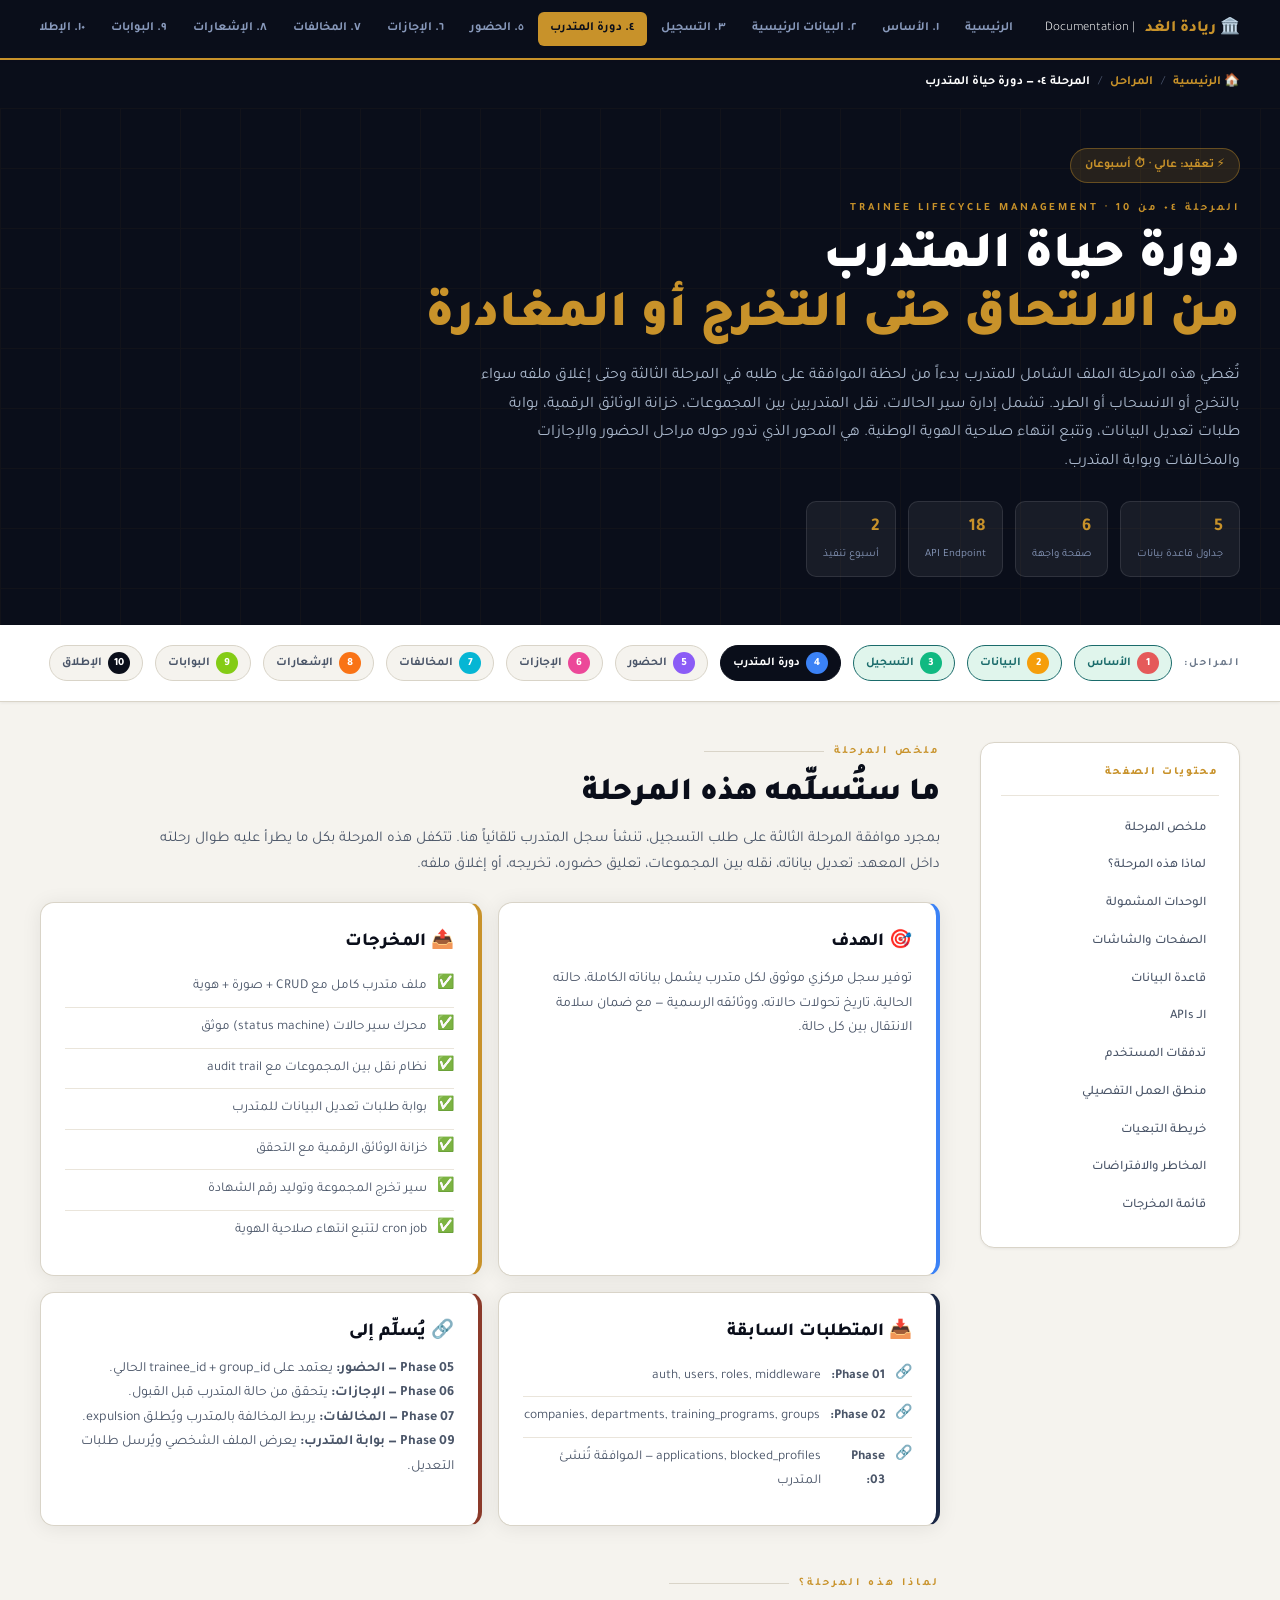
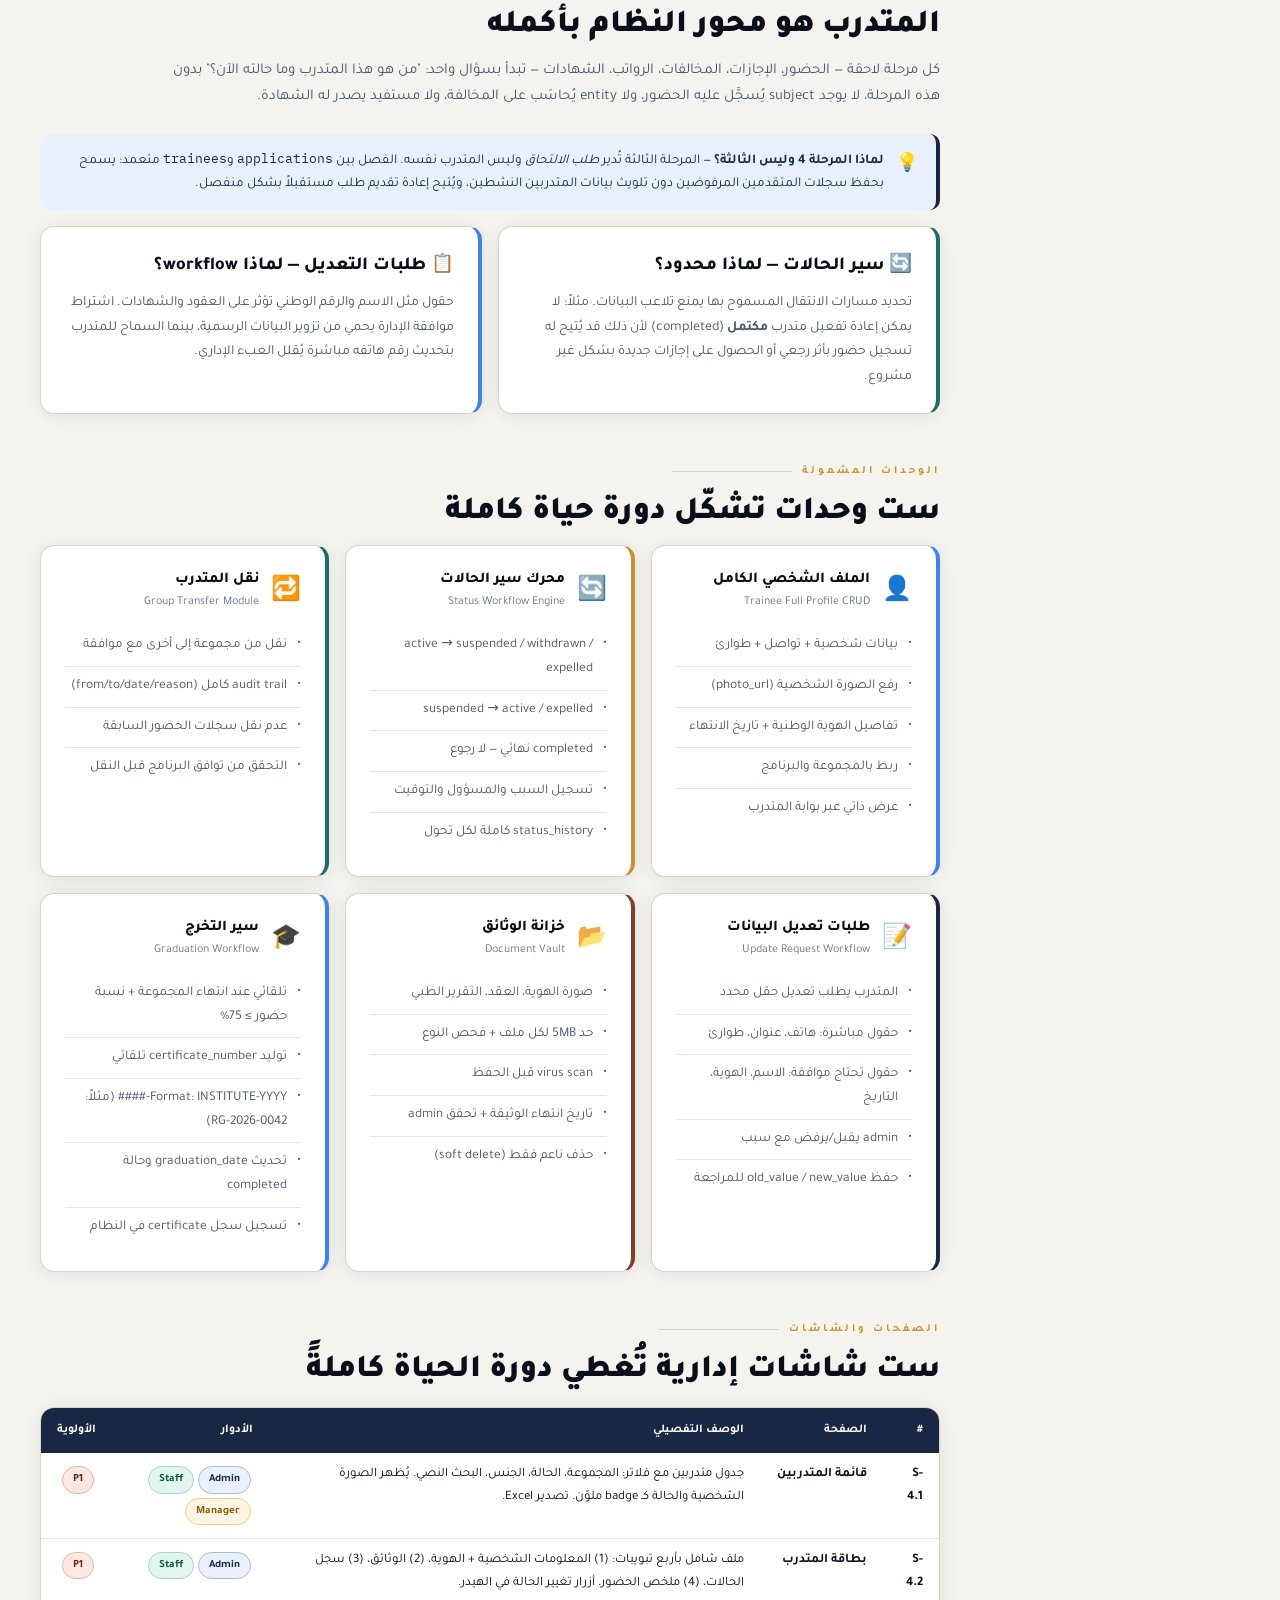
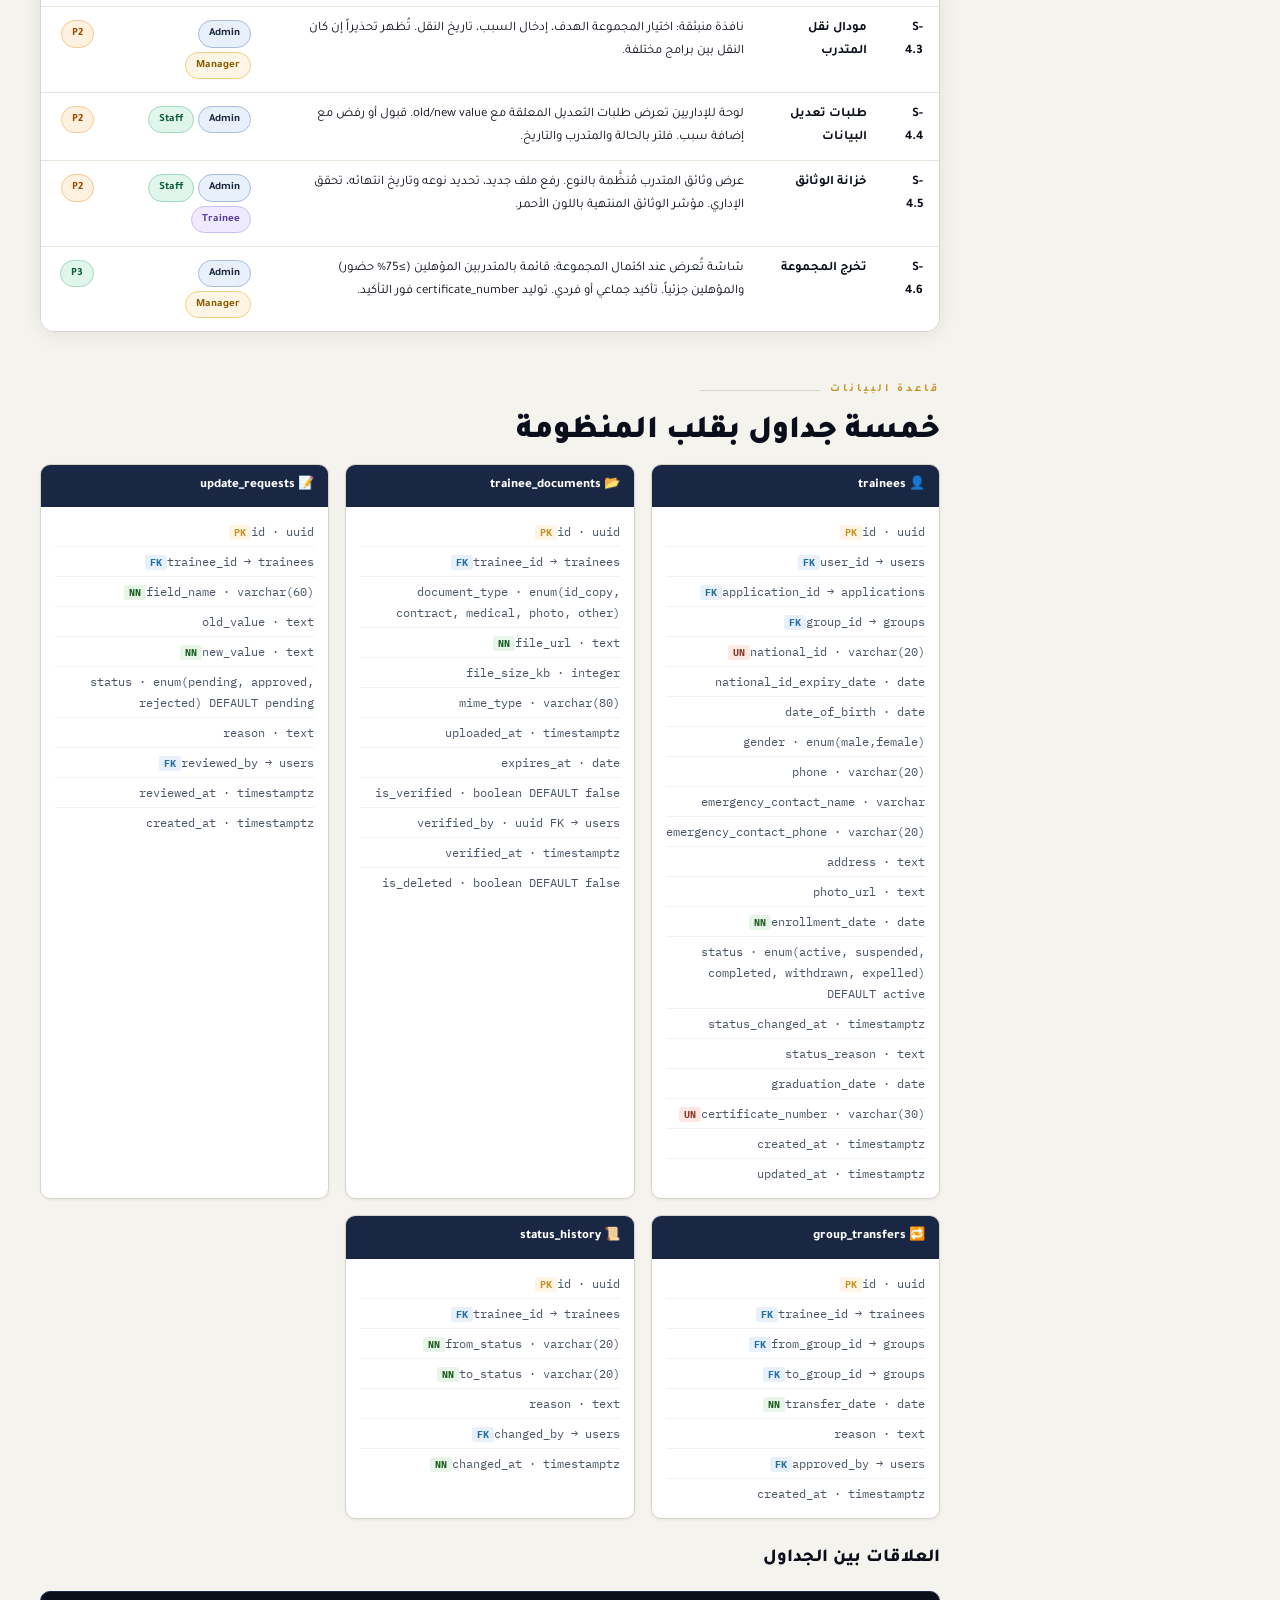
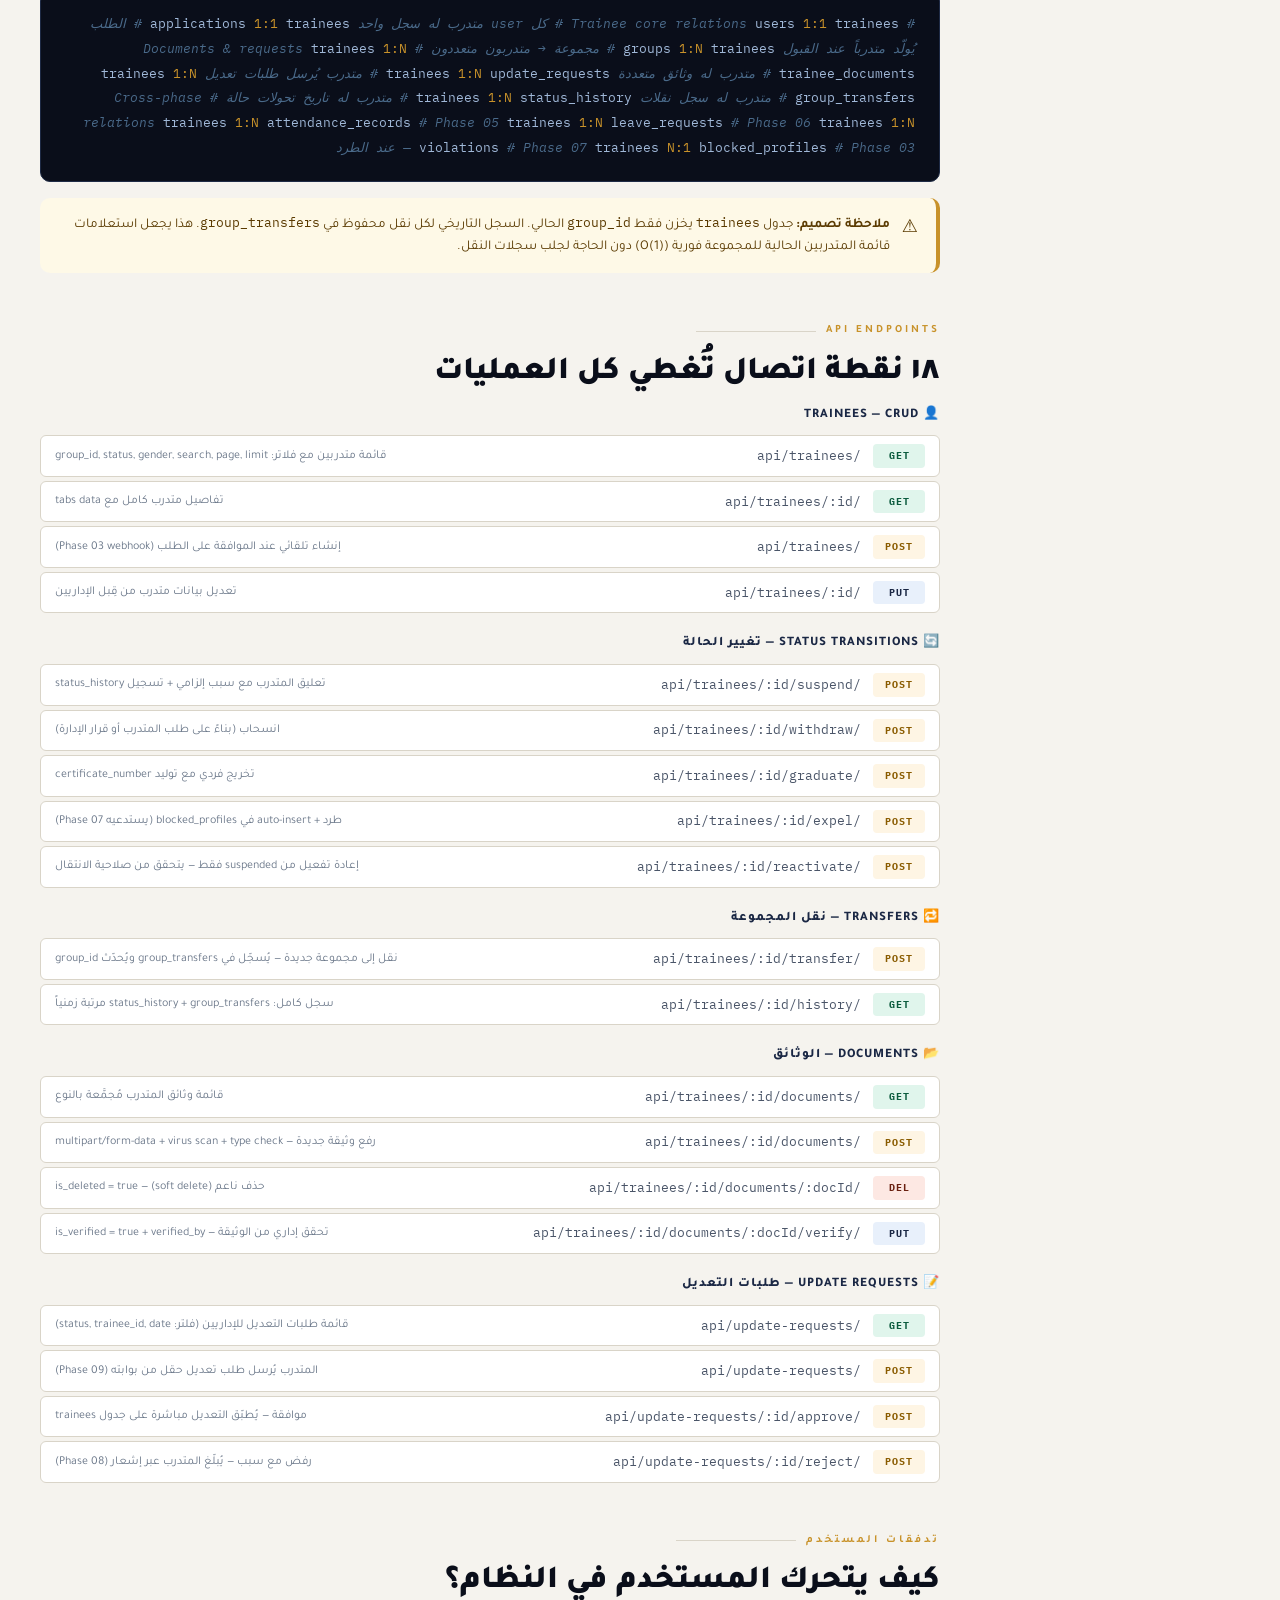
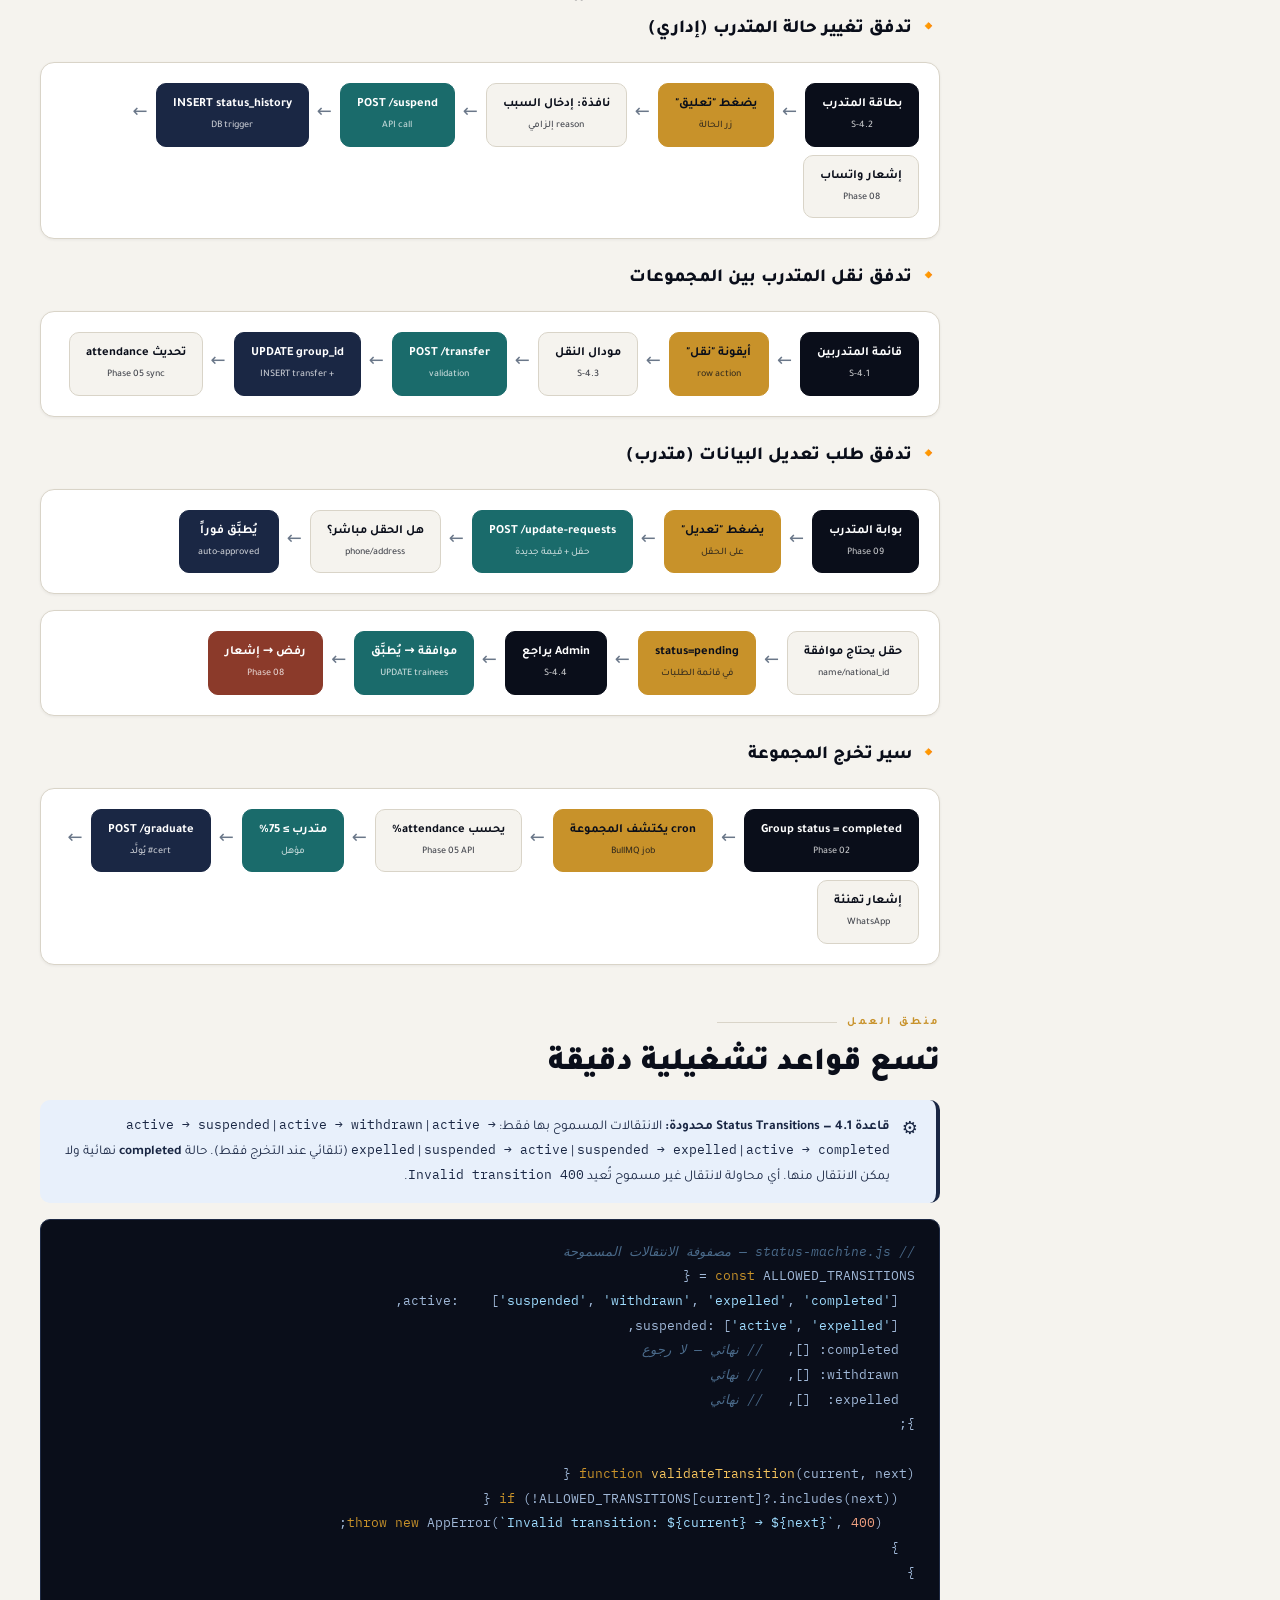
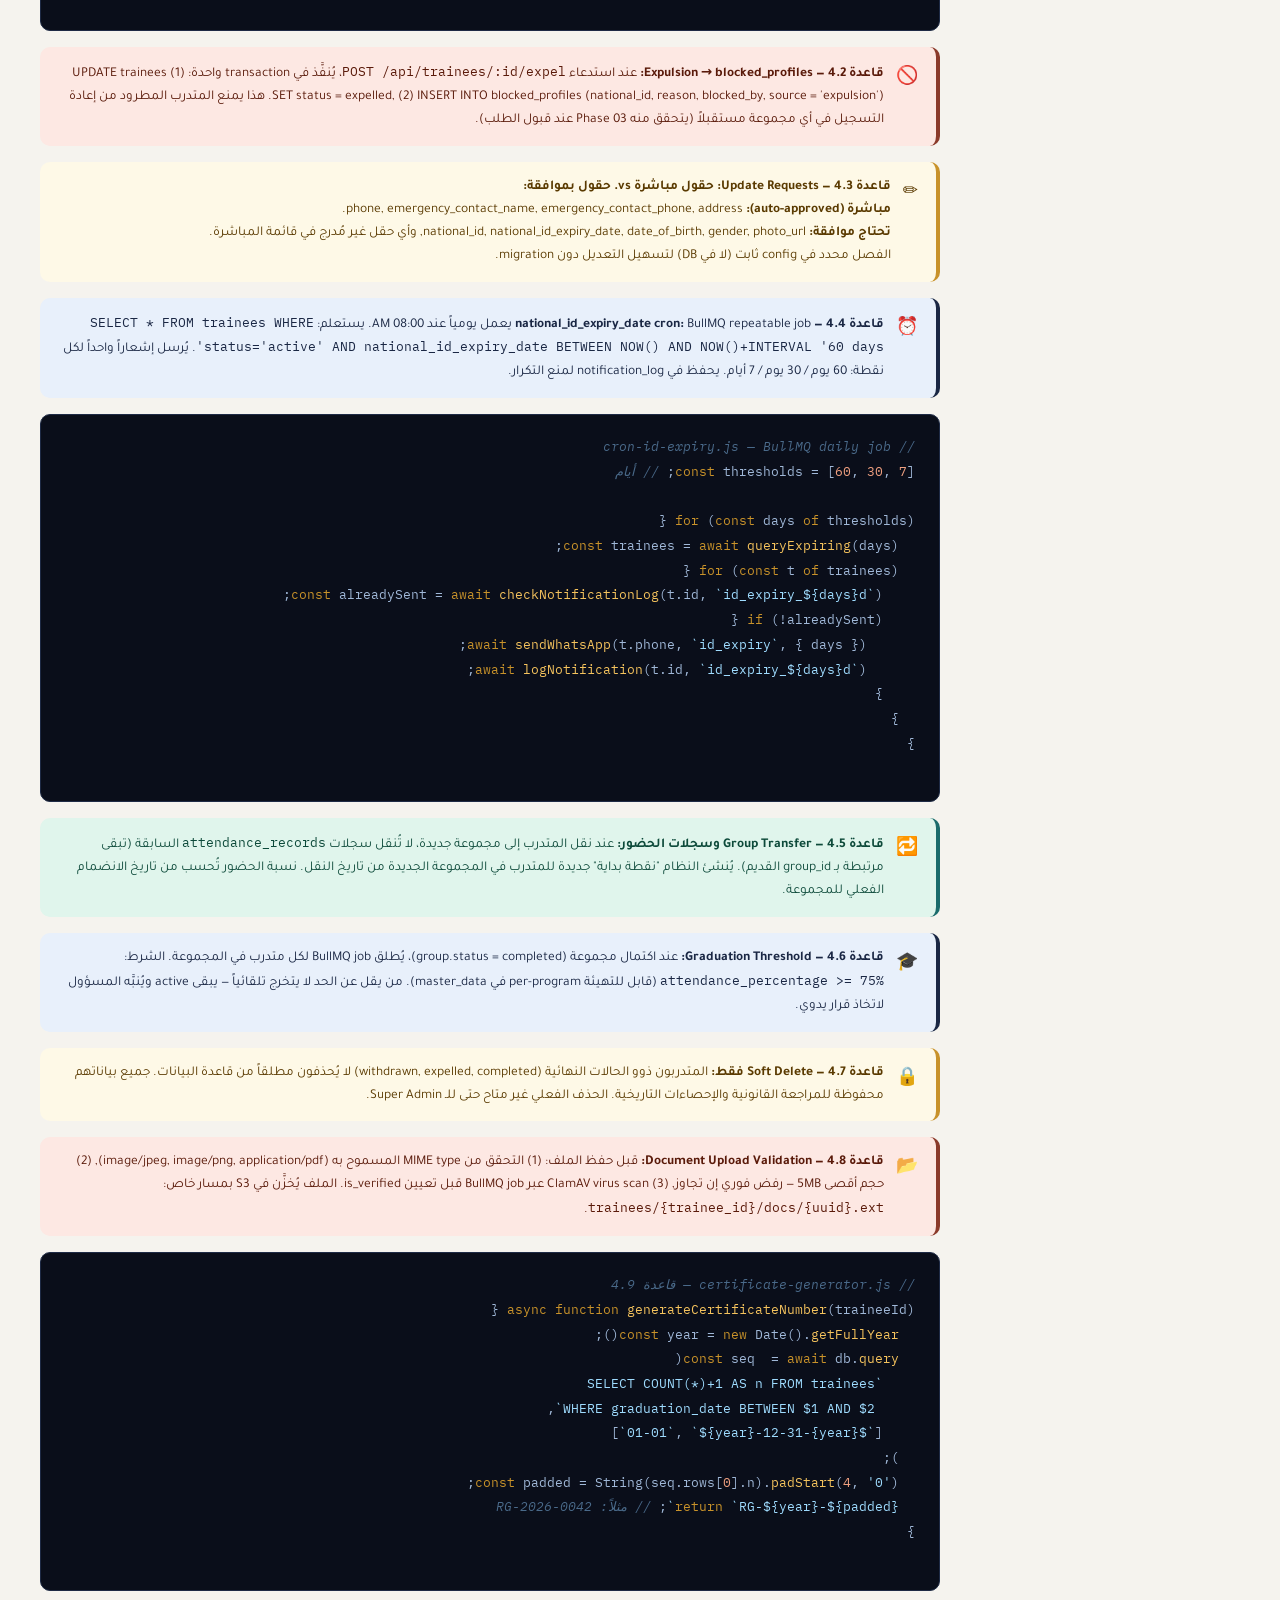
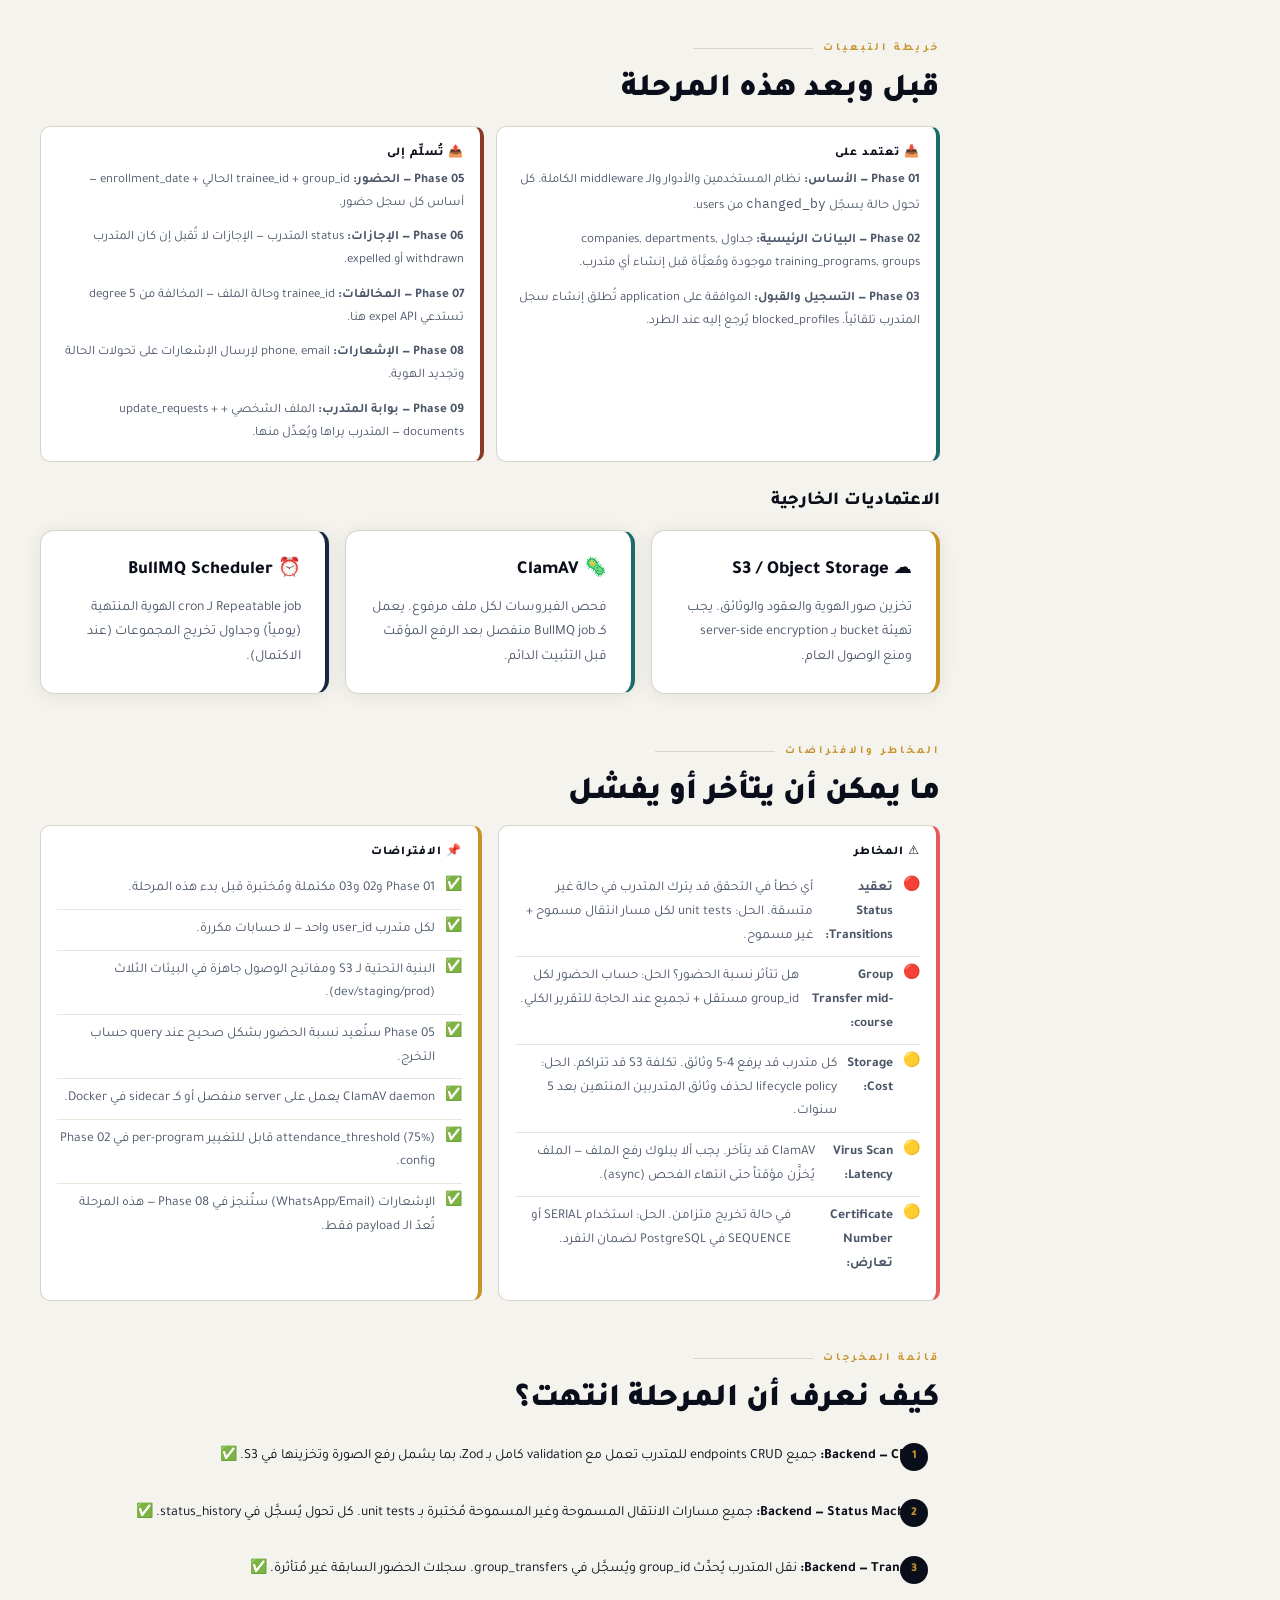
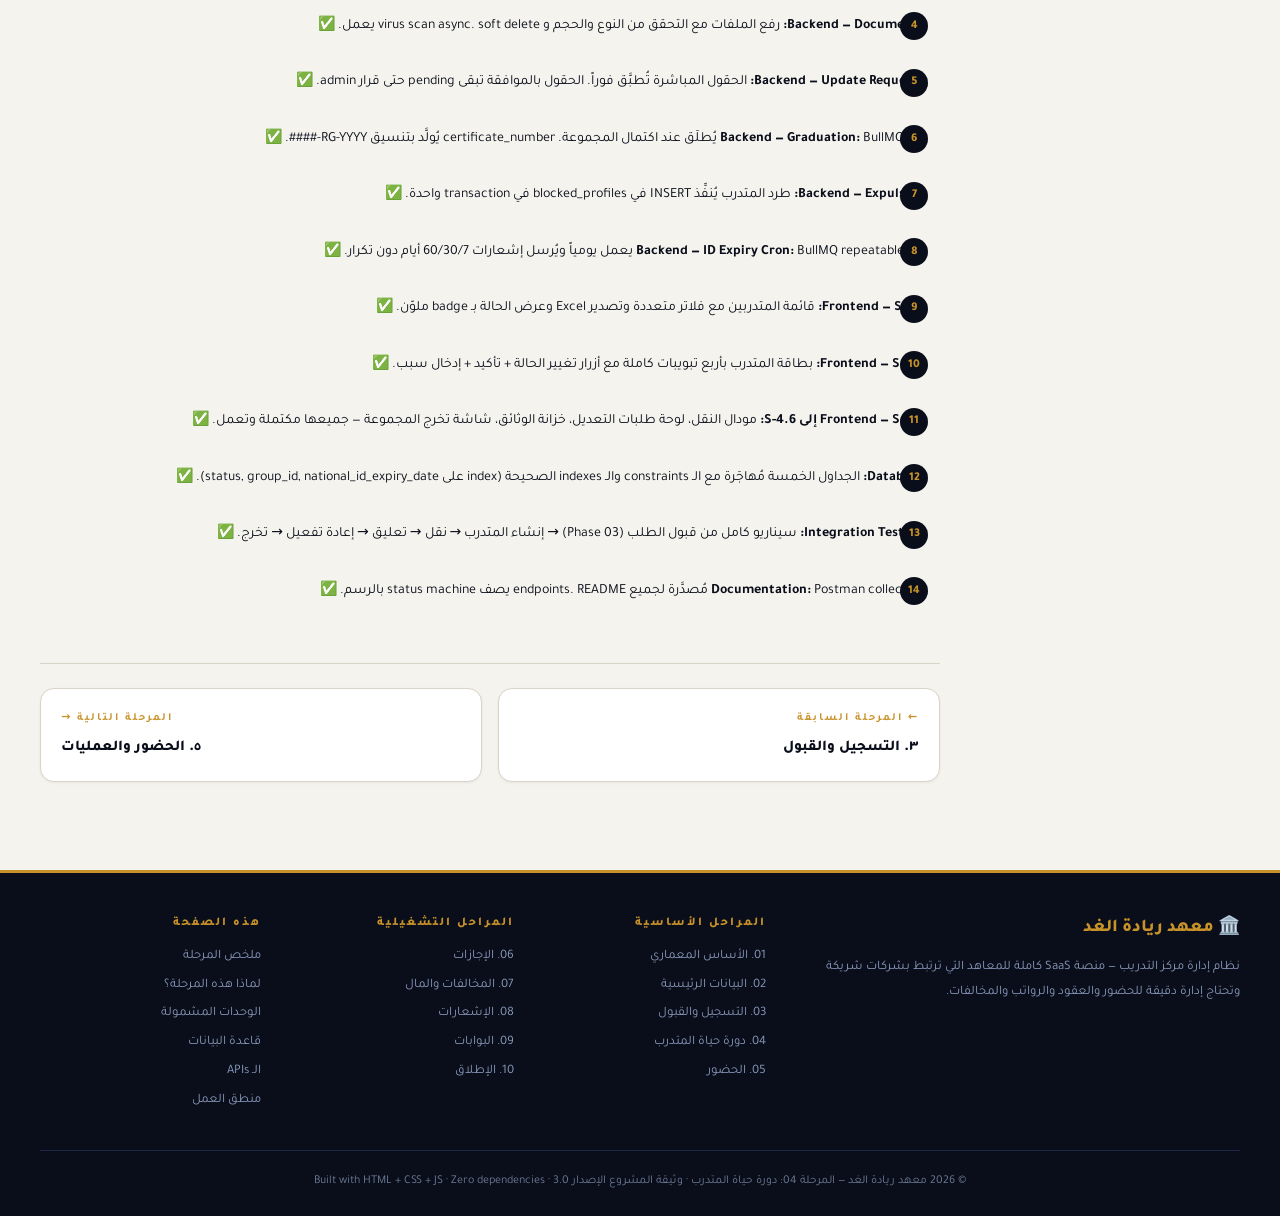
<file: phase-04-trainee-lifecycle.html>
<!DOCTYPE html>
<html lang="ar" dir="rtl">
<head>
<meta charset="UTF-8">
<meta name="viewport" content="width=device-width, initial-scale=1.0">
<title>المرحلة ٠٤ — دورة حياة المتدرب | معهد ريادة الغد</title>
<meta name="description" content="المرحلة الرابعة من نظام معهد ريادة الغد: إدارة دورة حياة المتدرب كاملةً من التسجيل حتى التخرج أو الانسحاب، مع سير حالات، نقل المجموعات، وخزانة الوثائق.">
<link rel="preconnect" href="https://fonts.googleapis.com">
<link rel="preconnect" href="https://fonts.gstatic.com" crossorigin>
<link href="https://fonts.googleapis.com/css2?family=Tajawal:wght@300;400;500;700;800;900&family=IBM+Plex+Mono:wght@400;500;700&display=swap" rel="stylesheet">
<link rel="stylesheet" href="assets/css/style.css">
</head>
<body>

<!-- 1. Top Nav -->
<nav class="site-nav">
  <div class="site-nav-inner">
    <a href="index.html" class="nav-logo">🏛️ ريادة الغد <span>| Documentation</span></a>
    <button class="nav-toggle" aria-label="القائمة">☰</button>
    <div class="nav-links">
      <a href="index.html">الرئيسية</a>
      <a href="phase-01-foundation.html">١. الأساس</a>
      <a href="phase-02-master-data.html">٢. البيانات الرئيسية</a>
      <a href="phase-03-registration-intake.html">٣. التسجيل</a>
      <a href="phase-04-trainee-lifecycle.html" class="active">٤. دورة المتدرب</a>
      <a href="phase-05-attendance-operations.html">٥. الحضور</a>
      <a href="phase-06-leaves-exceptions.html">٦. الإجازات</a>
      <a href="phase-07-violations-financials.html">٧. المخالفات</a>
      <a href="phase-08-notifications-reports.html">٨. الإشعارات</a>
      <a href="phase-09-portals-admin-ops.html">٩. البوابات</a>
      <a href="phase-10-launch-roadmap.html">١٠. الإطلاق</a>
    </div>
  </div>
</nav>
<div class="scroll-progress"><div class="scroll-progress-bar"></div></div>

<!-- 2. Breadcrumb -->
<div class="breadcrumb">
  <div class="breadcrumb-inner">
    <a href="index.html">🏠 الرئيسية</a>
    <span class="sep">/</span>
    <a href="index.html#timeline">المراحل</a>
    <span class="sep">/</span>
    <span class="current">المرحلة ٠٤ — دورة حياة المتدرب</span>
  </div>
</div>

<!-- 3. Page Hero -->
<header class="page-hero">
  <div class="page-hero-inner">
    <div class="complexity-badge">⚡ تعقيد: عالي · ⏱ أسبوعان</div>
    <div class="hero-label">المرحلة ٠٤ من 10 · Trainee Lifecycle Management</div>
    <h1>دورة حياة المتدرب<br><span>من الالتحاق حتى التخرج أو المغادرة</span></h1>
    <p class="hero-desc">
      تُغطي هذه المرحلة الملف الشامل للمتدرب بدءاً من لحظة الموافقة على طلبه في المرحلة الثالثة وحتى إغلاق ملفه سواء بالتخرج أو الانسحاب أو الطرد.
      تشمل إدارة سير الحالات، نقل المتدربين بين المجموعات، خزانة الوثائق الرقمية، بوابة طلبات تعديل البيانات، وتتبع انتهاء صلاحية الهوية الوطنية.
      هي المحور الذي تدور حوله مراحل الحضور والإجازات والمخالفات وبوابة المتدرب.
    </p>
    <div class="hero-meta">
      <div class="hero-meta-item"><strong>5</strong><span>جداول قاعدة بيانات</span></div>
      <div class="hero-meta-item"><strong>6</strong><span>صفحة واجهة</span></div>
      <div class="hero-meta-item"><strong>18</strong><span>API Endpoint</span></div>
      <div class="hero-meta-item"><strong>2</strong><span>أسبوع تنفيذ</span></div>
    </div>
  </div>
</header>

<!-- 4. Phase Navigator -->
<div class="phase-navigator">
  <div class="phase-nav-inner">
    <span class="phase-nav-label">المراحل:</span>
    <a href="phase-01-foundation.html" class="phase-dot done"><span class="pd-num pdn-1">1</span>الأساس</a>
    <a href="phase-02-master-data.html" class="phase-dot done"><span class="pd-num pdn-2">2</span>البيانات</a>
    <a href="phase-03-registration-intake.html" class="phase-dot done"><span class="pd-num pdn-3">3</span>التسجيل</a>
    <a href="phase-04-trainee-lifecycle.html" class="phase-dot current"><span class="pd-num pdn-4">4</span>دورة المتدرب</a>
    <a href="phase-05-attendance-operations.html" class="phase-dot"><span class="pd-num pdn-5">5</span>الحضور</a>
    <a href="phase-06-leaves-exceptions.html" class="phase-dot"><span class="pd-num pdn-6">6</span>الإجازات</a>
    <a href="phase-07-violations-financials.html" class="phase-dot"><span class="pd-num pdn-7">7</span>المخالفات</a>
    <a href="phase-08-notifications-reports.html" class="phase-dot"><span class="pd-num pdn-8">8</span>الإشعارات</a>
    <a href="phase-09-portals-admin-ops.html" class="phase-dot"><span class="pd-num pdn-9">9</span>البوابات</a>
    <a href="phase-10-launch-roadmap.html" class="phase-dot"><span class="pd-num pdn-10">10</span>الإطلاق</a>
  </div>
</div>

<!-- 5. Main Body -->
<div class="page-body">
  <aside class="toc">
    <h4>محتويات الصفحة</h4>
    <ul>
      <li><a href="#summary">ملخص المرحلة</a></li>
      <li><a href="#why">لماذا هذه المرحلة؟</a></li>
      <li><a href="#modules">الوحدات المشمولة</a></li>
      <li><a href="#screens">الصفحات والشاشات</a></li>
      <li><a href="#database">قاعدة البيانات</a></li>
      <li><a href="#apis">الـ APIs</a></li>
      <li><a href="#flows">تدفقات المستخدم</a></li>
      <li><a href="#logic">منطق العمل التفصيلي</a></li>
      <li><a href="#dependencies">خريطة التبعيات</a></li>
      <li><a href="#risks">المخاطر والافتراضات</a></li>
      <li><a href="#checklist">قائمة المخرجات</a></li>
    </ul>
  </aside>

  <main class="content">

    <!-- Section 1: Summary -->
    <section id="summary" class="section">
      <div class="section-label">ملخص المرحلة</div>
      <h2 class="section-title">ما ستُسلِّمه هذه المرحلة</h2>
      <p class="section-desc">
        بمجرد موافقة المرحلة الثالثة على طلب التسجيل، تنشأ سجل المتدرب تلقائياً هنا. تتكفل هذه المرحلة بكل ما يطرأ عليه طوال رحلته داخل المعهد: تعديل بياناته، نقله بين المجموعات، تعليق حضوره، تخريجه، أو إغلاق ملفه.
      </p>

      <div class="grid grid-2">
        <div class="card card-accent c-p4">
          <h3>🎯 الهدف</h3>
          <p>توفير سجل مركزي موثوق لكل متدرب يشمل بياناته الكاملة، حالته الحالية، تاريخ تحولات حالاته، ووثائقه الرسمية — مع ضمان سلامة الانتقال بين كل حالة.</p>
        </div>
        <div class="card card-accent c-gold">
          <h3>📤 المخرجات</h3>
          <ul class="feat-list">
            <li><span class="ico">✅</span>ملف متدرب كامل مع CRUD + صورة + هوية</li>
            <li><span class="ico">✅</span>محرك سير حالات (status machine) موثق</li>
            <li><span class="ico">✅</span>نظام نقل بين المجموعات مع audit trail</li>
            <li><span class="ico">✅</span>بوابة طلبات تعديل البيانات للمتدرب</li>
            <li><span class="ico">✅</span>خزانة الوثائق الرقمية مع التحقق</li>
            <li><span class="ico">✅</span>سير تخرج المجموعة وتوليد رقم الشهادة</li>
            <li><span class="ico">✅</span>cron job لتتبع انتهاء صلاحية الهوية</li>
          </ul>
        </div>
        <div class="card card-accent c-navy">
          <h3>📥 المتطلبات السابقة</h3>
          <ul class="feat-list">
            <li><span class="ico">🔗</span><strong>Phase 01:</strong> auth, users, roles, middleware</li>
            <li><span class="ico">🔗</span><strong>Phase 02:</strong> companies, departments, training_programs, groups</li>
            <li><span class="ico">🔗</span><strong>Phase 03:</strong> applications, blocked_profiles — الموافقة تُنشئ المتدرب</li>
          </ul>
        </div>
        <div class="card card-accent c-rust">
          <h3>🔗 يُسلِّم إلى</h3>
          <p>
            <strong>Phase 05 — الحضور:</strong> يعتمد على trainee_id + group_id الحالي.<br>
            <strong>Phase 06 — الإجازات:</strong> يتحقق من حالة المتدرب قبل القبول.<br>
            <strong>Phase 07 — المخالفات:</strong> يربط المخالفة بالمتدرب ويُطلق expulsion.<br>
            <strong>Phase 09 — بوابة المتدرب:</strong> يعرض الملف الشخصي ويُرسل طلبات التعديل.
          </p>
        </div>
      </div>
    </section>

    <!-- Section 2: Why -->
    <section id="why" class="section">
      <div class="section-label">لماذا هذه المرحلة؟</div>
      <h2 class="section-title">المتدرب هو محور النظام بأكمله</h2>
      <p class="section-desc">
        كل مرحلة لاحقة — الحضور، الإجازات، المخالفات، الرواتب، الشهادات — تبدأ بسؤال واحد: "من هو هذا المتدرب وما حالته الآن؟" بدون هذه المرحلة، لا يوجد subject يُسجَّل عليه الحضور، ولا entity يُحاسَب على المخالفة، ولا مستفيد يصدر له الشهادة.
      </p>

      <div class="alert al-navy">
        <span class="ico">💡</span>
        <div>
          <strong>لماذا المرحلة 4 وليس الثالثة؟</strong> — المرحلة الثالثة تُدير <em>طلب الالتحاق</em> وليس المتدرب نفسه. الفصل بين <code>applications</code> و<code>trainees</code> متعمد: يسمح بحفظ سجلات المتقدمين المرفوضين دون تلويث بيانات المتدربين النشطين، ويُتيح إعادة تقديم طلب مستقبلاً بشكل منفصل.
        </div>
      </div>

      <div class="grid grid-2 mt-4">
        <div class="card card-accent c-teal">
          <h3>🔄 سير الحالات — لماذا محدود؟</h3>
          <p>تحديد مسارات الانتقال المسموح بها يمنع تلاعب البيانات. مثلاً: لا يمكن إعادة تفعيل متدرب <strong>مكتمل</strong> (completed) لأن ذلك قد يُتيح له تسجيل حضور بأثر رجعي أو الحصول على إجازات جديدة بشكل غير مشروع.</p>
        </div>
        <div class="card card-accent c-p4">
          <h3>📋 طلبات التعديل — لماذا workflow؟</h3>
          <p>حقول مثل الاسم والرقم الوطني تؤثر على العقود والشهادات. اشتراط موافقة الإدارة يحمي من تزوير البيانات الرسمية، بينما السماح للمتدرب بتحديث رقم هاتفه مباشرة يُقلل العبء الإداري.</p>
        </div>
      </div>
    </section>

    <!-- Section 3: Modules -->
    <section id="modules" class="section">
      <div class="section-label">الوحدات المشمولة</div>
      <h2 class="section-title">ست وحدات تشكّل دورة حياة كاملة</h2>
      <div class="grid grid-3">

        <div class="card card-accent c-p4">
          <div class="card-head">
            <div class="card-icon">👤</div>
            <div>
              <div class="card-title">الملف الشخصي الكامل</div>
              <div class="card-sub">Trainee Full Profile CRUD</div>
            </div>
          </div>
          <ul class="feat-list">
            <li><span class="ico">•</span>بيانات شخصية + تواصل + طوارئ</li>
            <li><span class="ico">•</span>رفع الصورة الشخصية (photo_url)</li>
            <li><span class="ico">•</span>تفاصيل الهوية الوطنية + تاريخ الانتهاء</li>
            <li><span class="ico">•</span>ربط بالمجموعة والبرنامج</li>
            <li><span class="ico">•</span>عرض ذاتي عبر بوابة المتدرب</li>
          </ul>
        </div>

        <div class="card card-accent c-gold">
          <div class="card-head">
            <div class="card-icon">🔄</div>
            <div>
              <div class="card-title">محرك سير الحالات</div>
              <div class="card-sub">Status Workflow Engine</div>
            </div>
          </div>
          <ul class="feat-list">
            <li><span class="ico">•</span>active → suspended / withdrawn / expelled</li>
            <li><span class="ico">•</span>suspended → active / expelled</li>
            <li><span class="ico">•</span>completed نهائي — لا رجوع</li>
            <li><span class="ico">•</span>تسجيل السبب والمسؤول والتوقيت</li>
            <li><span class="ico">•</span>status_history كاملة لكل تحول</li>
          </ul>
        </div>

        <div class="card card-accent c-teal">
          <div class="card-head">
            <div class="card-icon">🔁</div>
            <div>
              <div class="card-title">نقل المتدرب</div>
              <div class="card-sub">Group Transfer Module</div>
            </div>
          </div>
          <ul class="feat-list">
            <li><span class="ico">•</span>نقل من مجموعة إلى أخرى مع موافقة</li>
            <li><span class="ico">•</span>audit trail كامل (from/to/date/reason)</li>
            <li><span class="ico">•</span>عدم نقل سجلات الحضور السابقة</li>
            <li><span class="ico">•</span>التحقق من توافق البرنامج قبل النقل</li>
          </ul>
        </div>

        <div class="card card-accent c-navy">
          <div class="card-head">
            <div class="card-icon">📝</div>
            <div>
              <div class="card-title">طلبات تعديل البيانات</div>
              <div class="card-sub">Update Request Workflow</div>
            </div>
          </div>
          <ul class="feat-list">
            <li><span class="ico">•</span>المتدرب يطلب تعديل حقل محدد</li>
            <li><span class="ico">•</span>حقول مباشرة: هاتف، عنوان، طوارئ</li>
            <li><span class="ico">•</span>حقول تحتاج موافقة: الاسم، الهوية، التاريخ</li>
            <li><span class="ico">•</span>admin يقبل/يرفض مع سبب</li>
            <li><span class="ico">•</span>حفظ old_value / new_value للمراجعة</li>
          </ul>
        </div>

        <div class="card card-accent c-rust">
          <div class="card-head">
            <div class="card-icon">📂</div>
            <div>
              <div class="card-title">خزانة الوثائق</div>
              <div class="card-sub">Document Vault</div>
            </div>
          </div>
          <ul class="feat-list">
            <li><span class="ico">•</span>صورة الهوية، العقد، التقرير الطبي</li>
            <li><span class="ico">•</span>حد 5MB لكل ملف + فحص النوع</li>
            <li><span class="ico">•</span>virus scan قبل الحفظ</li>
            <li><span class="ico">•</span>تاريخ انتهاء الوثيقة + تحقق admin</li>
            <li><span class="ico">•</span>حذف ناعم فقط (soft delete)</li>
          </ul>
        </div>

        <div class="card card-accent c-p4">
          <div class="card-head">
            <div class="card-icon">🎓</div>
            <div>
              <div class="card-title">سير التخرج</div>
              <div class="card-sub">Graduation Workflow</div>
            </div>
          </div>
          <ul class="feat-list">
            <li><span class="ico">•</span>تلقائي عند انتهاء المجموعة + نسبة حضور ≥ 75%</li>
            <li><span class="ico">•</span>توليد certificate_number تلقائي</li>
            <li><span class="ico">•</span>Format: INSTITUTE-YYYY-#### (مثلاً: RG-2026-0042)</li>
            <li><span class="ico">•</span>تحديث graduation_date وحالة completed</li>
            <li><span class="ico">•</span>تسجيل سجل certificate في النظام</li>
          </ul>
        </div>

      </div>
    </section>

    <!-- Section 4: Screens -->
    <section id="screens" class="section">
      <div class="section-label">الصفحات والشاشات</div>
      <h2 class="section-title">ست شاشات إدارية تُغطي دورة الحياة كاملةً</h2>
      <div class="tbl-wrap">
        <table>
          <thead>
            <tr>
              <th>#</th>
              <th>الصفحة</th>
              <th>الوصف التفصيلي</th>
              <th>الأدوار</th>
              <th>الأولوية</th>
            </tr>
          </thead>
          <tbody>
            <tr>
              <td class="td-strong">S-4.1</td>
              <td class="td-strong">قائمة المتدربين</td>
              <td>جدول متدربين مع فلاتر: المجموعة، الحالة، الجنس، البحث النصي. يُظهر الصورة الشخصية والحالة كـ badge ملوّن. تصدير Excel.</td>
              <td><span class="badge b-navy">Admin</span><span class="badge b-teal">Staff</span><span class="badge b-gold">Manager</span></td>
              <td><span class="badge b-rust">P1</span></td>
            </tr>
            <tr>
              <td class="td-strong">S-4.2</td>
              <td class="td-strong">بطاقة المتدرب</td>
              <td>ملف شامل بأربع تبويبات: (1) المعلومات الشخصية + الهوية، (2) الوثائق، (3) سجل الحالات، (4) ملخص الحضور. أزرار تغيير الحالة في الهيدر.</td>
              <td><span class="badge b-navy">Admin</span><span class="badge b-teal">Staff</span></td>
              <td><span class="badge b-rust">P1</span></td>
            </tr>
            <tr>
              <td class="td-strong">S-4.3</td>
              <td class="td-strong">مودال نقل المتدرب</td>
              <td>نافذة منبثقة: اختيار المجموعة الهدف، إدخال السبب، تاريخ النقل. تُظهر تحذيراً إن كان النقل بين برامج مختلفة.</td>
              <td><span class="badge b-navy">Admin</span><span class="badge b-gold">Manager</span></td>
              <td><span class="badge b-orange">P2</span></td>
            </tr>
            <tr>
              <td class="td-strong">S-4.4</td>
              <td class="td-strong">طلبات تعديل البيانات</td>
              <td>لوحة للإداريين تعرض طلبات التعديل المعلقة مع old/new value. قبول أو رفض مع إضافة سبب. فلتر بالحالة والمتدرب والتاريخ.</td>
              <td><span class="badge b-navy">Admin</span><span class="badge b-teal">Staff</span></td>
              <td><span class="badge b-orange">P2</span></td>
            </tr>
            <tr>
              <td class="td-strong">S-4.5</td>
              <td class="td-strong">خزانة الوثائق</td>
              <td>عرض وثائق المتدرب مُنظَّمة بالنوع. رفع ملف جديد، تحديد نوعه وتاريخ انتهائه، تحقق الإداري. مؤشر الوثائق المنتهية باللون الأحمر.</td>
              <td><span class="badge b-navy">Admin</span><span class="badge b-teal">Staff</span><span class="badge b-purple">Trainee</span></td>
              <td><span class="badge b-orange">P2</span></td>
            </tr>
            <tr>
              <td class="td-strong">S-4.6</td>
              <td class="td-strong">تخرج المجموعة</td>
              <td>شاشة تُعرض عند اكتمال المجموعة: قائمة بالمتدربين المؤهلين (≥75% حضور) والمؤهلين جزئياً. تأكيد جماعي أو فردي. توليد certificate_number فور التأكيد.</td>
              <td><span class="badge b-navy">Admin</span><span class="badge b-gold">Manager</span></td>
              <td><span class="badge b-teal">P3</span></td>
            </tr>
          </tbody>
        </table>
      </div>
    </section>

    <!-- Section 5: Database -->
    <section id="database" class="section">
      <div class="section-label">قاعدة البيانات</div>
      <h2 class="section-title">خمسة جداول بقلب المنظومة</h2>

      <div class="grid grid-3">

        <div class="db-card">
          <div class="db-head dh-navy">👤 trainees</div>
          <div class="db-body">
            <div class="db-field"><span class="pk">PK</span>id · uuid</div>
            <div class="db-field"><span class="fk">FK</span>user_id → users</div>
            <div class="db-field"><span class="fk">FK</span>application_id → applications</div>
            <div class="db-field"><span class="fk">FK</span>group_id → groups</div>
            <div class="db-field"><span class="un">UN</span>national_id · varchar(20)</div>
            <div class="db-field">national_id_expiry_date · date</div>
            <div class="db-field">date_of_birth · date</div>
            <div class="db-field">gender · enum(male,female)</div>
            <div class="db-field">phone · varchar(20)</div>
            <div class="db-field">emergency_contact_name · varchar</div>
            <div class="db-field">emergency_contact_phone · varchar(20)</div>
            <div class="db-field">address · text</div>
            <div class="db-field">photo_url · text</div>
            <div class="db-field"><span class="nn">NN</span>enrollment_date · date</div>
            <div class="db-field">status · enum(active, suspended, completed, withdrawn, expelled) DEFAULT active</div>
            <div class="db-field">status_changed_at · timestamptz</div>
            <div class="db-field">status_reason · text</div>
            <div class="db-field">graduation_date · date</div>
            <div class="db-field"><span class="un">UN</span>certificate_number · varchar(30)</div>
            <div class="db-field">created_at · timestamptz</div>
            <div class="db-field">updated_at · timestamptz</div>
          </div>
        </div>

        <div class="db-card">
          <div class="db-head dh-navy">📂 trainee_documents</div>
          <div class="db-body">
            <div class="db-field"><span class="pk">PK</span>id · uuid</div>
            <div class="db-field"><span class="fk">FK</span>trainee_id → trainees</div>
            <div class="db-field">document_type · enum(id_copy, contract, medical, photo, other)</div>
            <div class="db-field"><span class="nn">NN</span>file_url · text</div>
            <div class="db-field">file_size_kb · integer</div>
            <div class="db-field">mime_type · varchar(80)</div>
            <div class="db-field">uploaded_at · timestamptz</div>
            <div class="db-field">expires_at · date</div>
            <div class="db-field">is_verified · boolean DEFAULT false</div>
            <div class="db-field">verified_by · uuid FK → users</div>
            <div class="db-field">verified_at · timestamptz</div>
            <div class="db-field">is_deleted · boolean DEFAULT false</div>
          </div>
        </div>

        <div class="db-card">
          <div class="db-head dh-navy">📝 update_requests</div>
          <div class="db-body">
            <div class="db-field"><span class="pk">PK</span>id · uuid</div>
            <div class="db-field"><span class="fk">FK</span>trainee_id → trainees</div>
            <div class="db-field"><span class="nn">NN</span>field_name · varchar(60)</div>
            <div class="db-field">old_value · text</div>
            <div class="db-field"><span class="nn">NN</span>new_value · text</div>
            <div class="db-field">status · enum(pending, approved, rejected) DEFAULT pending</div>
            <div class="db-field">reason · text</div>
            <div class="db-field"><span class="fk">FK</span>reviewed_by → users</div>
            <div class="db-field">reviewed_at · timestamptz</div>
            <div class="db-field">created_at · timestamptz</div>
          </div>
        </div>

        <div class="db-card">
          <div class="db-head dh-navy">🔁 group_transfers</div>
          <div class="db-body">
            <div class="db-field"><span class="pk">PK</span>id · uuid</div>
            <div class="db-field"><span class="fk">FK</span>trainee_id → trainees</div>
            <div class="db-field"><span class="fk">FK</span>from_group_id → groups</div>
            <div class="db-field"><span class="fk">FK</span>to_group_id → groups</div>
            <div class="db-field"><span class="nn">NN</span>transfer_date · date</div>
            <div class="db-field">reason · text</div>
            <div class="db-field"><span class="fk">FK</span>approved_by → users</div>
            <div class="db-field">created_at · timestamptz</div>
          </div>
        </div>

        <div class="db-card">
          <div class="db-head dh-navy">📜 status_history</div>
          <div class="db-body">
            <div class="db-field"><span class="pk">PK</span>id · uuid</div>
            <div class="db-field"><span class="fk">FK</span>trainee_id → trainees</div>
            <div class="db-field"><span class="nn">NN</span>from_status · varchar(20)</div>
            <div class="db-field"><span class="nn">NN</span>to_status · varchar(20)</div>
            <div class="db-field">reason · text</div>
            <div class="db-field"><span class="fk">FK</span>changed_by → users</div>
            <div class="db-field"><span class="nn">NN</span>changed_at · timestamptz</div>
          </div>
        </div>

      </div>

      <h3 class="mt-6">العلاقات بين الجداول</h3>
      <div class="code-block">
<span class="c-com"># Trainee core relations</span>
users              <span class="c-key">1:1</span>  trainees              <span class="c-com"># كل user متدرب له سجل واحد</span>
applications       <span class="c-key">1:1</span>  trainees              <span class="c-com"># الطلب يُولّد متدرباً عند القبول</span>
groups             <span class="c-key">1:N</span>  trainees              <span class="c-com"># مجموعة → متدربون متعددون</span>

<span class="c-com"># Documents & requests</span>
trainees           <span class="c-key">1:N</span>  trainee_documents     <span class="c-com"># متدرب له وثائق متعددة</span>
trainees           <span class="c-key">1:N</span>  update_requests       <span class="c-com"># متدرب يُرسل طلبات تعديل</span>
trainees           <span class="c-key">1:N</span>  group_transfers       <span class="c-com"># متدرب له سجل نقلات</span>
trainees           <span class="c-key">1:N</span>  status_history        <span class="c-com"># متدرب له تاريخ تحولات حالة</span>

<span class="c-com"># Cross-phase relations</span>
trainees           <span class="c-key">1:N</span>  attendance_records    <span class="c-com"># Phase 05</span>
trainees           <span class="c-key">1:N</span>  leave_requests        <span class="c-com"># Phase 06</span>
trainees           <span class="c-key">1:N</span>  violations            <span class="c-com"># Phase 07</span>
trainees           <span class="c-key">N:1</span>  blocked_profiles      <span class="c-com"># Phase 03 — عند الطرد</span>
      </div>

      <div class="alert al-gold mt-4">
        <span class="ico">⚠️</span>
        <div><strong>ملاحظة تصميم:</strong> جدول <code>trainees</code> يخزن فقط <code>group_id</code> الحالي. السجل التاريخي لكل نقل محفوظ في <code>group_transfers</code>. هذا يجعل استعلامات قائمة المتدربين الحالية للمجموعة فورية (O(1)) دون الحاجة لجلب سجلات النقل.
        </div>
      </div>
    </section>

    <!-- Section 6: APIs -->
    <section id="apis" class="section">
      <div class="section-label">API Endpoints</div>
      <h2 class="section-title">١٨ نقطة اتصال تُغطي كل العمليات</h2>

      <div class="api-group">
        <div class="api-group-title">👤 Trainees — CRUD</div>
        <div class="api-list">
          <div class="api-item">
            <span class="method m-get">GET</span>
            <span class="api-path">/api/trainees</span>
            <span class="api-desc">قائمة متدربين مع فلاتر: group_id, status, gender, search, page, limit</span>
          </div>
          <div class="api-item">
            <span class="method m-get">GET</span>
            <span class="api-path">/api/trainees/:id</span>
            <span class="api-desc">تفاصيل متدرب كامل مع tabs data</span>
          </div>
          <div class="api-item">
            <span class="method m-post">POST</span>
            <span class="api-path">/api/trainees</span>
            <span class="api-desc">إنشاء تلقائي عند الموافقة على الطلب (Phase 03 webhook)</span>
          </div>
          <div class="api-item">
            <span class="method m-put">PUT</span>
            <span class="api-path">/api/trainees/:id</span>
            <span class="api-desc">تعديل بيانات متدرب من قِبل الإداريين</span>
          </div>
        </div>
      </div>

      <div class="api-group">
        <div class="api-group-title">🔄 Status Transitions — تغيير الحالة</div>
        <div class="api-list">
          <div class="api-item">
            <span class="method m-post">POST</span>
            <span class="api-path">/api/trainees/:id/suspend</span>
            <span class="api-desc">تعليق المتدرب مع سبب إلزامي + تسجيل status_history</span>
          </div>
          <div class="api-item">
            <span class="method m-post">POST</span>
            <span class="api-path">/api/trainees/:id/withdraw</span>
            <span class="api-desc">انسحاب (بناءً على طلب المتدرب أو قرار الإدارة)</span>
          </div>
          <div class="api-item">
            <span class="method m-post">POST</span>
            <span class="api-path">/api/trainees/:id/graduate</span>
            <span class="api-desc">تخريج فردي مع توليد certificate_number</span>
          </div>
          <div class="api-item">
            <span class="method m-post">POST</span>
            <span class="api-path">/api/trainees/:id/expel</span>
            <span class="api-desc">طرد + auto-insert في blocked_profiles (يستدعيه Phase 07)</span>
          </div>
          <div class="api-item">
            <span class="method m-post">POST</span>
            <span class="api-path">/api/trainees/:id/reactivate</span>
            <span class="api-desc">إعادة تفعيل من suspended فقط — يتحقق من صلاحية الانتقال</span>
          </div>
        </div>
      </div>

      <div class="api-group">
        <div class="api-group-title">🔁 Transfers — نقل المجموعة</div>
        <div class="api-list">
          <div class="api-item">
            <span class="method m-post">POST</span>
            <span class="api-path">/api/trainees/:id/transfer</span>
            <span class="api-desc">نقل إلى مجموعة جديدة — يُسجّل في group_transfers ويُحدّث group_id</span>
          </div>
          <div class="api-item">
            <span class="method m-get">GET</span>
            <span class="api-path">/api/trainees/:id/history</span>
            <span class="api-desc">سجل كامل: status_history + group_transfers مرتبة زمنياً</span>
          </div>
        </div>
      </div>

      <div class="api-group">
        <div class="api-group-title">📂 Documents — الوثائق</div>
        <div class="api-list">
          <div class="api-item">
            <span class="method m-get">GET</span>
            <span class="api-path">/api/trainees/:id/documents</span>
            <span class="api-desc">قائمة وثائق المتدرب مُجمَّعة بالنوع</span>
          </div>
          <div class="api-item">
            <span class="method m-post">POST</span>
            <span class="api-path">/api/trainees/:id/documents</span>
            <span class="api-desc">رفع وثيقة جديدة — multipart/form-data + virus scan + type check</span>
          </div>
          <div class="api-item">
            <span class="method m-del">DEL</span>
            <span class="api-path">/api/trainees/:id/documents/:docId</span>
            <span class="api-desc">حذف ناعم (soft delete) — is_deleted = true</span>
          </div>
          <div class="api-item">
            <span class="method m-put">PUT</span>
            <span class="api-path">/api/trainees/:id/documents/:docId/verify</span>
            <span class="api-desc">تحقق إداري من الوثيقة — is_verified = true + verified_by</span>
          </div>
        </div>
      </div>

      <div class="api-group">
        <div class="api-group-title">📝 Update Requests — طلبات التعديل</div>
        <div class="api-list">
          <div class="api-item">
            <span class="method m-get">GET</span>
            <span class="api-path">/api/update-requests</span>
            <span class="api-desc">قائمة طلبات التعديل للإداريين (فلتر: status, trainee_id, date)</span>
          </div>
          <div class="api-item">
            <span class="method m-post">POST</span>
            <span class="api-path">/api/update-requests</span>
            <span class="api-desc">المتدرب يُرسل طلب تعديل حقل من بوابته (Phase 09)</span>
          </div>
          <div class="api-item">
            <span class="method m-post">POST</span>
            <span class="api-path">/api/update-requests/:id/approve</span>
            <span class="api-desc">موافقة — يُطبّق التعديل مباشرة على جدول trainees</span>
          </div>
          <div class="api-item">
            <span class="method m-post">POST</span>
            <span class="api-path">/api/update-requests/:id/reject</span>
            <span class="api-desc">رفض مع سبب — يُبلّغ المتدرب عبر إشعار (Phase 08)</span>
          </div>
        </div>
      </div>

    </section>

    <!-- Section 7: User Flows -->
    <section id="flows" class="section">
      <div class="section-label">تدفقات المستخدم</div>
      <h2 class="section-title">كيف يتحرك المستخدم في النظام؟</h2>

      <h3>🔸 تدفق تغيير حالة المتدرب (إداري)</h3>
      <div class="flow">
        <div class="flow-node fn-dark">بطاقة المتدرب<div class="fn-sub">S-4.2</div></div>
        <span class="flow-arrow">←</span>
        <div class="flow-node fn-gold">يضغط "تعليق"<div class="fn-sub">زر الحالة</div></div>
        <span class="flow-arrow">←</span>
        <div class="flow-node">نافذة: إدخال السبب<div class="fn-sub">reason إلزامي</div></div>
        <span class="flow-arrow">←</span>
        <div class="flow-node fn-teal">POST /suspend<div class="fn-sub">API call</div></div>
        <span class="flow-arrow">←</span>
        <div class="flow-node fn-navy">INSERT status_history<div class="fn-sub">DB trigger</div></div>
        <span class="flow-arrow">←</span>
        <div class="flow-node">إشعار واتساب<div class="fn-sub">Phase 08</div></div>
      </div>

      <h3 class="mt-6">🔸 تدفق نقل المتدرب بين المجموعات</h3>
      <div class="flow">
        <div class="flow-node fn-dark">قائمة المتدربين<div class="fn-sub">S-4.1</div></div>
        <span class="flow-arrow">←</span>
        <div class="flow-node fn-gold">أيقونة "نقل"<div class="fn-sub">row action</div></div>
        <span class="flow-arrow">←</span>
        <div class="flow-node">مودال النقل<div class="fn-sub">S-4.3</div></div>
        <span class="flow-arrow">←</span>
        <div class="flow-node fn-teal">POST /transfer<div class="fn-sub">validation</div></div>
        <span class="flow-arrow">←</span>
        <div class="flow-node fn-navy">UPDATE group_id<div class="fn-sub">+ INSERT transfer</div></div>
        <span class="flow-arrow">←</span>
        <div class="flow-node">تحديث attendance<div class="fn-sub">Phase 05 sync</div></div>
      </div>

      <h3 class="mt-6">🔸 تدفق طلب تعديل البيانات (متدرب)</h3>
      <div class="flow">
        <div class="flow-node fn-dark">بوابة المتدرب<div class="fn-sub">Phase 09</div></div>
        <span class="flow-arrow">←</span>
        <div class="flow-node fn-gold">يضغط "تعديل"<div class="fn-sub">على الحقل</div></div>
        <span class="flow-arrow">←</span>
        <div class="flow-node fn-teal">POST /update-requests<div class="fn-sub">حقل + قيمة جديدة</div></div>
        <span class="flow-arrow">←</span>
        <div class="flow-node">هل الحقل مباشر؟<div class="fn-sub">phone/address</div></div>
        <span class="flow-arrow">←</span>
        <div class="flow-node fn-navy">يُطبَّق فوراً<div class="fn-sub">auto-approved</div></div>
      </div>

      <div class="flow">
        <div class="flow-node">حقل يحتاج موافقة<div class="fn-sub">name/national_id</div></div>
        <span class="flow-arrow">←</span>
        <div class="flow-node fn-gold">status=pending<div class="fn-sub">في قائمة الطلبات</div></div>
        <span class="flow-arrow">←</span>
        <div class="flow-node fn-dark">Admin يراجع<div class="fn-sub">S-4.4</div></div>
        <span class="flow-arrow">←</span>
        <div class="flow-node fn-teal">موافقة → يُطبَّق<div class="fn-sub">UPDATE trainees</div></div>
        <span class="flow-arrow">←</span>
        <div class="flow-node fn-rust">رفض → إشعار<div class="fn-sub">Phase 08</div></div>
      </div>

      <h3 class="mt-6">🔸 سير تخرج المجموعة</h3>
      <div class="flow">
        <div class="flow-node fn-dark">Group status = completed<div class="fn-sub">Phase 02</div></div>
        <span class="flow-arrow">←</span>
        <div class="flow-node fn-gold">cron يكتشف المجموعة<div class="fn-sub">BullMQ job</div></div>
        <span class="flow-arrow">←</span>
        <div class="flow-node">يحسب attendance%<div class="fn-sub">Phase 05 API</div></div>
        <span class="flow-arrow">←</span>
        <div class="flow-node fn-teal">متدرب ≥ 75%<div class="fn-sub">مؤهل</div></div>
        <span class="flow-arrow">←</span>
        <div class="flow-node fn-navy">POST /graduate<div class="fn-sub">cert# يُولَّد</div></div>
        <span class="flow-arrow">←</span>
        <div class="flow-node">إشعار تهنئة<div class="fn-sub">WhatsApp</div></div>
      </div>

    </section>

    <!-- Section 8: Business Logic -->
    <section id="logic" class="section">
      <div class="section-label">منطق العمل</div>
      <h2 class="section-title">تسع قواعد تشغيلية دقيقة</h2>

      <div class="alert al-navy">
        <span class="ico">⚙️</span>
        <div>
          <strong>قاعدة 4.1 — Status Transitions محدودة:</strong>
          الانتقالات المسموح بها فقط:
          <code>active → suspended</code> |
          <code>active → withdrawn</code> |
          <code>active → expelled</code> |
          <code>suspended → active</code> |
          <code>suspended → expelled</code> |
          <code>active → completed</code> (تلقائي عند التخرج فقط).
          حالة <strong>completed</strong> نهائية ولا يمكن الانتقال منها. أي محاولة لانتقال غير مسموح تُعيد <code>400 Invalid transition</code>.
        </div>
      </div>

      <pre class="code-block">
<span class="c-com">// status-machine.js — مصفوفة الانتقالات المسموحة</span>
<span class="c-key">const</span> ALLOWED_TRANSITIONS = {
  active:    [<span class="c-str">'suspended'</span>, <span class="c-str">'withdrawn'</span>, <span class="c-str">'expelled'</span>, <span class="c-str">'completed'</span>],
  suspended: [<span class="c-str">'active'</span>, <span class="c-str">'expelled'</span>],
  completed: [],   <span class="c-com">// نهائي — لا رجوع</span>
  withdrawn: [],   <span class="c-com">// نهائي</span>
  expelled:  [],   <span class="c-com">// نهائي</span>
};

<span class="c-key">function</span> <span class="c-fn">validateTransition</span>(current, next) {
  <span class="c-key">if</span> (!ALLOWED_TRANSITIONS[current]?.includes(next)) {
    <span class="c-key">throw new</span> AppError(<span class="c-str">`Invalid transition: ${current} → ${next}`</span>, <span class="c-num">400</span>);
  }
}
      </pre>

      <div class="alert al-rust mt-4">
        <span class="ico">🚫</span>
        <div>
          <strong>قاعدة 4.2 — Expulsion → blocked_profiles:</strong>
          عند استدعاء <code>POST /api/trainees/:id/expel</code>، يُنفَّذ في transaction واحدة:
          (1) UPDATE trainees SET status = expelled,
          (2) INSERT INTO blocked_profiles (national_id, reason, blocked_by, source = 'expulsion').
          هذا يمنع المتدرب المطرود من إعادة التسجيل في أي مجموعة مستقبلاً (يتحقق منه Phase 03 عند قبول الطلب).
        </div>
      </div>

      <div class="alert al-gold mt-4">
        <span class="ico">✏️</span>
        <div>
          <strong>قاعدة 4.3 — Update Requests: حقول مباشرة vs. حقول بموافقة:</strong><br>
          <strong>مباشرة (auto-approved):</strong> phone, emergency_contact_name, emergency_contact_phone, address.<br>
          <strong>تحتاج موافقة:</strong> national_id, national_id_expiry_date, date_of_birth, gender, photo_url, وأي حقل غير مُدرج في قائمة المباشرة.<br>
          الفصل محدد في config ثابت (لا في DB) لتسهيل التعديل دون migration.
        </div>
      </div>

      <div class="alert al-navy mt-4">
        <span class="ico">⏰</span>
        <div>
          <strong>قاعدة 4.4 — national_id_expiry_date cron:</strong>
          BullMQ repeatable job يعمل يومياً عند 08:00 AM.
          يستعلم: <code>SELECT * FROM trainees WHERE status='active' AND national_id_expiry_date BETWEEN NOW() AND NOW()+INTERVAL '60 days'</code>.
          يُرسل إشعاراً واحداً لكل نقطة: 60 يوم / 30 يوم / 7 أيام. يحفظ في notification_log لمنع التكرار.
        </div>
      </div>

      <pre class="code-block">
<span class="c-com">// cron-id-expiry.js — BullMQ daily job</span>
<span class="c-key">const</span> thresholds = [<span class="c-num">60</span>, <span class="c-num">30</span>, <span class="c-num">7</span>]; <span class="c-com">// أيام</span>

<span class="c-key">for</span> (<span class="c-key">const</span> days <span class="c-key">of</span> thresholds) {
  <span class="c-key">const</span> trainees = <span class="c-key">await</span> <span class="c-fn">queryExpiring</span>(days);
  <span class="c-key">for</span> (<span class="c-key">const</span> t <span class="c-key">of</span> trainees) {
    <span class="c-key">const</span> alreadySent = <span class="c-key">await</span> <span class="c-fn">checkNotificationLog</span>(t.id, <span class="c-str">`id_expiry_${days}d`</span>);
    <span class="c-key">if</span> (!alreadySent) {
      <span class="c-key">await</span> <span class="c-fn">sendWhatsApp</span>(t.phone, <span class="c-str">`id_expiry`</span>, { days });
      <span class="c-key">await</span> <span class="c-fn">logNotification</span>(t.id, <span class="c-str">`id_expiry_${days}d`</span>);
    }
  }
}
      </pre>

      <div class="alert al-teal mt-4">
        <span class="ico">🔁</span>
        <div>
          <strong>قاعدة 4.5 — Group Transfer وسجلات الحضور:</strong>
          عند نقل المتدرب إلى مجموعة جديدة، لا تُنقل سجلات <code>attendance_records</code> السابقة (تبقى مرتبطة بـ group_id القديم).
          يُنشئ النظام "نقطة بداية" جديدة للمتدرب في المجموعة الجديدة من تاريخ النقل. نسبة الحضور تُحسب من تاريخ الانضمام الفعلي للمجموعة.
        </div>
      </div>

      <div class="alert al-navy mt-4">
        <span class="ico">🎓</span>
        <div>
          <strong>قاعدة 4.6 — Graduation Threshold:</strong>
          عند اكتمال مجموعة (group.status = completed)، يُطلق BullMQ job لكل متدرب في المجموعة.
          الشرط: <code>attendance_percentage >= 75%</code> (قابل للتهيئة per-program في master_data).
          من يقل عن الحد لا يتخرج تلقائياً — يبقى active ويُنبَّه المسؤول لاتخاذ قرار يدوي.
        </div>
      </div>

      <div class="alert al-gold mt-4">
        <span class="ico">🔒</span>
        <div>
          <strong>قاعدة 4.7 — Soft Delete فقط:</strong>
          المتدربون ذوو الحالات النهائية (withdrawn, expelled, completed) لا يُحذفون مطلقاً من قاعدة البيانات.
          جميع بياناتهم محفوظة للمراجعة القانونية والإحصاءات التاريخية. الحذف الفعلي غير متاح حتى للـ Super Admin.
        </div>
      </div>

      <div class="alert al-rust mt-4">
        <span class="ico">📂</span>
        <div>
          <strong>قاعدة 4.8 — Document Upload Validation:</strong>
          قبل حفظ الملف: (1) التحقق من MIME type المسموح به (image/jpeg, image/png, application/pdf),
          (2) حجم أقصى 5MB — رفض فوري إن تجاوز,
          (3) ClamAV virus scan عبر BullMQ job قبل تعيين is_verified.
          الملف يُخزَّن في S3 بمسار خاص: <code>trainees/{trainee_id}/docs/{uuid}.ext</code>.
        </div>
      </div>

      <pre class="code-block">
<span class="c-com">// certificate-generator.js — قاعدة 4.9</span>
<span class="c-key">async function</span> <span class="c-fn">generateCertificateNumber</span>(traineeId) {
  <span class="c-key">const</span> year = <span class="c-key">new</span> Date().<span class="c-fn">getFullYear</span>();
  <span class="c-key">const</span> seq  = <span class="c-key">await</span> db.<span class="c-fn">query</span>(
    <span class="c-str">`SELECT COUNT(*)+1 AS n FROM trainees
     WHERE graduation_date BETWEEN $1 AND $2`</span>,
    [<span class="c-str">`${year}-01-01`</span>, <span class="c-str">`${year}-12-31`</span>]
  );
  <span class="c-key">const</span> padded = String(seq.rows[<span class="c-num">0</span>].n).<span class="c-fn">padStart</span>(<span class="c-num">4</span>, <span class="c-str">'0'</span>);
  <span class="c-key">return</span> <span class="c-str">`RG-${year}-${padded}`</span>; <span class="c-com">// مثلاً: RG-2026-0042</span>
}
      </pre>

    </section>

    <!-- Section 9: Dependencies -->
    <section id="dependencies" class="section">
      <div class="section-label">خريطة التبعيات</div>
      <h2 class="section-title">قبل وبعد هذه المرحلة</h2>

      <div class="matrix">
        <div class="matrix-cell mc-in">
          <h5>📥 تعتمد على</h5>
          <p><strong>Phase 01 — الأساس:</strong> نظام المستخدمين والأدوار والـ middleware الكاملة. كل تحول حالة يسجّل <code>changed_by</code> من users.</p>
          <p class="mt-3"><strong>Phase 02 — البيانات الرئيسية:</strong> جداول companies, departments, training_programs, groups موجودة ومُعبَّأة قبل إنشاء أي متدرب.</p>
          <p class="mt-3"><strong>Phase 03 — التسجيل والقبول:</strong> الموافقة على application تُطلق إنشاء سجل المتدرب تلقائياً. blocked_profiles يُرجع إليه عند الطرد.</p>
        </div>
        <div class="matrix-cell mc-out">
          <h5>📤 تُسلِّم إلى</h5>
          <p><strong>Phase 05 — الحضور:</strong> trainee_id + group_id الحالي + enrollment_date — أساس كل سجل حضور.</p>
          <p class="mt-3"><strong>Phase 06 — الإجازات:</strong> status المتدرب — الإجازات لا تُقبل إن كان المتدرب withdrawn أو expelled.</p>
          <p class="mt-3"><strong>Phase 07 — المخالفات:</strong> trainee_id وحالة الملف — المخالفة من degree 5 تستدعي expel API هنا.</p>
          <p class="mt-3"><strong>Phase 08 — الإشعارات:</strong> phone, email لإرسال الإشعارات على تحولات الحالة وتجديد الهوية.</p>
          <p class="mt-3"><strong>Phase 09 — بوابة المتدرب:</strong> الملف الشخصي + update_requests + documents — المتدرب يراها ويُعدِّل منها.</p>
        </div>
      </div>

      <h3 class="mt-6">الاعتماديات الخارجية</h3>
      <div class="grid grid-3 mt-3">
        <div class="card card-accent c-gold">
          <h3>☁️ S3 / Object Storage</h3>
          <p>تخزين صور الهوية والعقود والوثائق. يجب تهيئة bucket بـ server-side encryption ومنع الوصول العام.</p>
        </div>
        <div class="card card-accent c-teal">
          <h3>🦠 ClamAV</h3>
          <p>فحص الفيروسات لكل ملف مرفوع. يعمل كـ BullMQ job منفصل بعد الرفع المؤقت قبل التثبيت الدائم.</p>
        </div>
        <div class="card card-accent c-navy">
          <h3>⏰ BullMQ Scheduler</h3>
          <p>Repeatable job لـ cron الهوية المنتهية (يومياً) وجداول تخريج المجموعات (عند الاكتمال).</p>
        </div>
      </div>
    </section>

    <!-- Section 10: Risks -->
    <section id="risks" class="section">
      <div class="section-label">المخاطر والافتراضات</div>
      <h2 class="section-title">ما يمكن أن يتأخر أو يفشل</h2>
      <div class="grid grid-2">
        <div class="matrix-cell mc-risk">
          <h5>⚠️ المخاطر</h5>
          <ul class="feat-list">
            <li><span class="ico">🔴</span><strong>تعقيد Status Transitions:</strong> أي خطأ في التحقق قد يترك المتدرب في حالة غير متسقة. الحل: unit tests لكل مسار انتقال مسموح + غير مسموح.</li>
            <li><span class="ico">🔴</span><strong>Group Transfer mid-course:</strong> هل تتأثر نسبة الحضور؟ الحل: حساب الحضور لكل group_id مستقل + تجميع عند الحاجة للتقرير الكلي.</li>
            <li><span class="ico">🟡</span><strong>Storage Cost:</strong> كل متدرب قد يرفع 4-5 وثائق. تكلفة S3 قد تتراكم. الحل: lifecycle policy لحذف وثائق المتدربين المنتهين بعد 5 سنوات.</li>
            <li><span class="ico">🟡</span><strong>Virus Scan Latency:</strong> ClamAV قد يتأخر. يجب ألا يبلوك رفع الملف — الملف يُخزَّن مؤقتاً حتى انتهاء الفحص (async).</li>
            <li><span class="ico">🟡</span><strong>Certificate Number تعارض:</strong> في حالة تخريج متزامن. الحل: استخدام SERIAL أو SEQUENCE في PostgreSQL لضمان التفرد.</li>
          </ul>
        </div>
        <div class="matrix-cell">
          <h5>📌 الافتراضات</h5>
          <ul class="feat-list">
            <li><span class="ico">✅</span>Phase 01 و02 و03 مكتملة ومُختبرة قبل بدء هذه المرحلة.</li>
            <li><span class="ico">✅</span>لكل متدرب user_id واحد — لا حسابات مكررة.</li>
            <li><span class="ico">✅</span>البنية التحتية لـ S3 ومفاتيح الوصول جاهزة في البيئات الثلاث (dev/staging/prod).</li>
            <li><span class="ico">✅</span>Phase 05 ستُعيد نسبة الحضور بشكل صحيح عند query حساب التخرج.</li>
            <li><span class="ico">✅</span>ClamAV daemon يعمل على server منفصل أو كـ sidecar في Docker.</li>
            <li><span class="ico">✅</span>attendance_threshold (75%) قابل للتغيير per-program في Phase 02 config.</li>
            <li><span class="ico">✅</span>الإشعارات (WhatsApp/Email) ستُنجز في Phase 08 — هذه المرحلة تُعدّ الـ payload فقط.</li>
          </ul>
        </div>
      </div>
    </section>

    <!-- Section 11: Checklist -->
    <section id="checklist" class="section">
      <div class="section-label">قائمة المخرجات</div>
      <h2 class="section-title">كيف نعرف أن المرحلة انتهت؟</h2>
      <ol class="num-list">
        <li><strong>Backend — CRUD:</strong> جميع endpoints CRUD للمتدرب تعمل مع validation كامل بـ Zod، بما يشمل رفع الصورة وتخزينها في S3. ✅</li>
        <li><strong>Backend — Status Machine:</strong> جميع مسارات الانتقال المسموحة وغير المسموحة مُختبرة بـ unit tests. كل تحول يُسجَّل في status_history. ✅</li>
        <li><strong>Backend — Transfer:</strong> نقل المتدرب يُحدِّث group_id ويُسجَّل في group_transfers. سجلات الحضور السابقة غير مُتأثرة. ✅</li>
        <li><strong>Backend — Documents:</strong> رفع الملفات مع التحقق من النوع والحجم و virus scan async. soft delete يعمل. ✅</li>
        <li><strong>Backend — Update Requests:</strong> الحقول المباشرة تُطبَّق فوراً. الحقول بالموافقة تبقى pending حتى قرار admin. ✅</li>
        <li><strong>Backend — Graduation:</strong> BullMQ job يُطلَق عند اكتمال المجموعة. certificate_number يُولَّد بتنسيق RG-YYYY-####. ✅</li>
        <li><strong>Backend — Expulsion:</strong> طرد المتدرب يُنفِّذ INSERT في blocked_profiles في transaction واحدة. ✅</li>
        <li><strong>Backend — ID Expiry Cron:</strong> BullMQ repeatable job يعمل يومياً ويُرسل إشعارات 60/30/7 أيام دون تكرار. ✅</li>
        <li><strong>Frontend — S-4.1:</strong> قائمة المتدربين مع فلاتر متعددة وتصدير Excel وعرض الحالة بـ badge ملوّن. ✅</li>
        <li><strong>Frontend — S-4.2:</strong> بطاقة المتدرب بأربع تبويبات كاملة مع أزرار تغيير الحالة + تأكيد + إدخال سبب. ✅</li>
        <li><strong>Frontend — S-4.3 إلى S-4.6:</strong> مودال النقل، لوحة طلبات التعديل، خزانة الوثائق، شاشة تخرج المجموعة — جميعها مكتملة وتعمل. ✅</li>
        <li><strong>Database:</strong> الجداول الخمسة مُهاجَرة مع الـ constraints والـ indexes الصحيحة (index على status, group_id, national_id_expiry_date). ✅</li>
        <li><strong>Integration Testing:</strong> سيناريو كامل من قبول الطلب (Phase 03) → إنشاء المتدرب → نقل → تعليق → إعادة تفعيل → تخرج. ✅</li>
        <li><strong>Documentation:</strong> Postman collection مُصدَّرة لجميع endpoints. README يصف status machine بالرسم. ✅</li>
      </ol>
    </section>

    <!-- Prev / Next Navigation -->
    <div class="phase-footer-nav">
      <a href="phase-03-registration-intake.html" class="pfn-link prev">
        <span class="pfn-label">← المرحلة السابقة</span>
        <span class="pfn-title">٣. التسجيل والقبول</span>
      </a>
      <a href="phase-05-attendance-operations.html" class="pfn-link next">
        <span class="pfn-label">المرحلة التالية →</span>
        <span class="pfn-title">٥. الحضور والعمليات</span>
      </a>
    </div>

  </main>
</div>

<!-- Footer -->
<footer class="site-footer">
  <div class="site-footer-inner">
    <div>
      <div class="sf-brand">🏛️ معهد ريادة الغد</div>
      <p class="sf-desc">نظام إدارة مركز التدريب — منصة SaaS كاملة للمعاهد التي ترتبط بشركات شريكة وتحتاج إدارة دقيقة للحضور والعقود والرواتب والمخالفات.</p>
    </div>
    <div>
      <h5>المراحل الأساسية</h5>
      <ul>
        <li><a href="phase-01-foundation.html">01. الأساس المعماري</a></li>
        <li><a href="phase-02-master-data.html">02. البيانات الرئيسية</a></li>
        <li><a href="phase-03-registration-intake.html">03. التسجيل والقبول</a></li>
        <li><a href="phase-04-trainee-lifecycle.html">04. دورة حياة المتدرب</a></li>
        <li><a href="phase-05-attendance-operations.html">05. الحضور</a></li>
      </ul>
    </div>
    <div>
      <h5>المراحل التشغيلية</h5>
      <ul>
        <li><a href="phase-06-leaves-exceptions.html">06. الإجازات</a></li>
        <li><a href="phase-07-violations-financials.html">07. المخالفات والمال</a></li>
        <li><a href="phase-08-notifications-reports.html">08. الإشعارات</a></li>
        <li><a href="phase-09-portals-admin-ops.html">09. البوابات</a></li>
        <li><a href="phase-10-launch-roadmap.html">10. الإطلاق</a></li>
      </ul>
    </div>
    <div>
      <h5>هذه الصفحة</h5>
      <ul>
        <li><a href="#summary">ملخص المرحلة</a></li>
        <li><a href="#why">لماذا هذه المرحلة؟</a></li>
        <li><a href="#modules">الوحدات المشمولة</a></li>
        <li><a href="#database">قاعدة البيانات</a></li>
        <li><a href="#apis">الـ APIs</a></li>
        <li><a href="#logic">منطق العمل</a></li>
      </ul>
    </div>
  </div>
  <div class="site-footer-bottom">
    © 2026 معهد ريادة الغد — المرحلة 04: دورة حياة المتدرب · وثيقة المشروع الإصدار 3.0 · Built with HTML + CSS + JS · Zero dependencies
  </div>
</footer>

<button class="back-top" aria-label="الرجوع للأعلى">↑</button>
<script src="assets/js/app.js"></script>
<script data-pplx-inline-edit>
(function () {
  if (window === window.top) return;

  const allowedParentOrigins = ["https://www.perplexity.ai","https://perplexity.ai","https://testing.perplexity.ai","https://staging.perplexity.ai","https://*.preview.i.perplexity.ai","http://localhost:3000","http://127.0.0.1:3000","http://localhost:5173","http://127.0.0.1:5173"];
  const MAX_FONT_BYTES = 500 * 1024;
  const MAX_TOTAL_FONT_BYTES = 2 * 1024 * 1024;
  let scrollForwarding = false;
  let scrollRaf = 0;
  let trustedTopOrigin = null;

  // Allow entries like "https://*.preview.i.perplexity.ai" — the wildcard
  // matches a single DNS label (no dots), so "https://*.foo" cannot stretch
  // across multiple labels.
  function matchesAllowedOrigin(origin) {
    if (!origin) return false;
    for (const entry of allowedParentOrigins) {
      if (!entry.includes("*")) {
        if (entry === origin) return true;
        continue;
      }
      const pattern = new RegExp(
        "^" +
          entry.replace(/[.+?^${}()|[\]\\]/g, "\\$&").replace(/\*/g, "[^.]+") +
          "$",
      );
      if (pattern.test(origin)) return true;
    }
    return false;
  }

  // Trust decision: when the sender is same-origin-visible (event.origin is a
  // real origin like https://www.perplexity.ai) we trust event.origin directly.
  // When event.origin is "null" (opaque broker srcdoc), we fall back to the
  // broker's stamped `parentOrigin` to identify the top window. The fallback
  // is claim-only — we rely on the browser's native `targetOrigin` enforcement
  // on the response path (see postToTrustedTop) to ensure replies can't be
  // delivered to anyone but the actual top window of that claimed origin.
  function getTrustedParentOrigin(event) {
    const forwardedParentOrigin =
      typeof event.data.parentOrigin === "string" ? event.data.parentOrigin : null;
    const parentOrigin = event.origin === "null" ? forwardedParentOrigin : event.origin;
    return matchesAllowedOrigin(parentOrigin) ? parentOrigin : null;
  }

  // All responses go to window.top with targetOrigin = the allowlisted origin.
  // An attacker that iframes us inside their own null-origin broker can claim
  // any parentOrigin they like, but the browser will drop the reply whenever
  // the real top's origin doesn't match — so the screenshot never leaves.
  function postToTrustedTop(message) {
    if (!trustedTopOrigin) return;
    try {
      window.top.postMessage(message, trustedTopOrigin);
    } catch (_error) {}
  }

  function inlineAll(original, clone) {
    if (original.nodeType !== 1 || clone.nodeType !== 1) return;

    try {
      const computedStyle = getComputedStyle(original);
      // cssText on a computed style is the serialized declaration in modern
      // Chromium/Safari — a single read beats enumerating ~400 longhand
      // properties. Firefox returns "" here, so we fall back on empty.
      const serialized = computedStyle.cssText;
      if (serialized) {
        clone.style.cssText = serialized;
      } else {
        const parts = new Array(computedStyle.length);
        for (let index = 0; index < computedStyle.length; index += 1) {
          const property = computedStyle[index];
          parts[index] = `${property}:${computedStyle.getPropertyValue(property)};`;
        }
        clone.style.cssText = parts.join("");
      }
    } catch (_error) {}

    const originalChildren = original.children;
    const clonedChildren = clone.children;
    for (
      let index = 0;
      index < originalChildren.length && index < clonedChildren.length;
      index += 1
    ) {
      inlineAll(originalChildren[index], clonedChildren[index]);
    }
  }

  function extractFontUrl(srcValue) {
    const matches = [
      ...srcValue.matchAll(
        /url\(["']?([^"')]+)["']?\)(?:\s*format\(["']?([^"')]+)["']?\))?/gi,
      ),
    ];
    if (matches.length === 0) return null;
    const woff2 = matches.find((m) => m[2] && m[2].toLowerCase().includes("woff2"));
    if (woff2) return woff2[1];
    const woff = matches.find((m) => m[2] && m[2].toLowerCase().includes("woff"));
    if (woff) return woff[1];
    return matches[0][1];
  }

  // Cache resolved font URL -> data URI across captures. Fonts on a page
  // essentially never change, and a batch run emits multiple captures back to
  // back — without this we'd refetch + re-base64 every time.
  const fontDataUriCache = new Map();
  const SRC_DECLARATION_RE = /src\s*:\s*[^;}]+/i;

  async function fetchAsDataUri(url) {
    if (fontDataUriCache.has(url)) return fontDataUriCache.get(url);
    let dataUri = null;
    try {
      const response = await fetch(url, { mode: "cors", credentials: "omit" });
      if (response.ok) {
        const blob = await response.blob();
        if (blob.size <= MAX_FONT_BYTES) {
          dataUri = await new Promise((resolve) => {
            const reader = new FileReader();
            reader.onloadend = () =>
              resolve(typeof reader.result === "string" ? reader.result : null);
            reader.onerror = () => resolve(null);
            reader.readAsDataURL(blob);
          });
        }
      }
    } catch (_error) {
      dataUri = null;
    }
    fontDataUriCache.set(url, dataUri);
    return dataUri;
  }

  function collectFontFaceRuleTexts() {
    const rules = [];
    for (const sheet of document.styleSheets) {
      let cssRules;
      try {
        cssRules = sheet.cssRules;
      } catch (_error) {
        continue;
      }
      if (!cssRules) continue;
      for (const rule of cssRules) {
        const cssText = rule.cssText || "";
        if (cssText.startsWith("@font-face")) rules.push(cssText);
      }
    }
    return rules;
  }

  async function buildInlinedFontCss() {
    const ruleTexts = collectFontFaceRuleTexts();
    if (ruleTexts.length === 0) return null;

    const resolved = ruleTexts.map((cssText) => {
      if (!SRC_DECLARATION_RE.test(cssText)) return null;
      const srcMatch = cssText.match(/src\s*:\s*([^;}]+)[;}]/i);
      if (!srcMatch) return null;
      const url = extractFontUrl(srcMatch[1]);
      if (!url) return null;
      try {
        return { cssText, url: new URL(url, document.baseURI).href };
      } catch (_error) {
        return null;
      }
    });

    const dataUris = await Promise.all(
      resolved.map((entry) => (entry ? fetchAsDataUri(entry.url) : Promise.resolve(null))),
    );

    const inlined = [];
    let totalBytes = 0;
    for (let index = 0; index < resolved.length; index += 1) {
      const entry = resolved[index];
      const dataUri = dataUris[index];
      if (!entry || !dataUri) continue;
      const approxBytes = dataUri.length * 0.75;
      if (totalBytes + approxBytes > MAX_TOTAL_FONT_BYTES) break;
      totalBytes += approxBytes;
      inlined.push(entry.cssText.replace(SRC_DECLARATION_RE, `src: url("${dataUri}")`));
    }
    return inlined.length > 0 ? inlined.join("\n") : null;
  }

  function stripExternal(clone) {
    const images = clone.querySelectorAll("img");
    for (let index = 0; index < images.length; index += 1) {
      const src = images[index].getAttribute("src");
      if (src && !src.startsWith("data:")) images[index].removeAttribute("src");
    }

    const elements = clone.querySelectorAll("*");
    for (let index = 0; index < elements.length; index += 1) {
      const style = elements[index].style.cssText;
      if (style && style.includes("url(")) {
        elements[index].style.cssText = style.replace(
          /url\(["']?(?!data:)[^)"']*["']?\)/gi,
          "none",
        );
      }
    }
  }

  function emitScroll() {
    scrollRaf = 0;
    if (!scrollForwarding) return;
    postToTrustedTop({
      type: "INLINE_EDIT_SCROLL",
      scrollX: window.scrollX,
      scrollY: window.scrollY,
    });
  }

  window.addEventListener(
    "scroll",
    function () {
      if (!scrollForwarding || scrollRaf) return;
      scrollRaf = requestAnimationFrame(emitScroll);
    },
    { passive: true, capture: true },
  );

  async function handleCaptureRequest(event) {
    const requestId = event.data.requestId;
    const scrollX = window.scrollX;
    const scrollY = window.scrollY;
    const width = window.innerWidth;
    const height = window.innerHeight;

    function postResult(dataUrl) {
      postToTrustedTop({
        type: "INLINE_EDIT_SCREENSHOT_RESULT",
        requestId,
        dataUrl,
        scrollX,
        scrollY,
      });
    }

    try {
      // Wait for any pending web fonts to resolve so both inline metrics and
      // the @font-face inlining below see the same loaded faces.
      if (document.fonts && document.fonts.ready) {
        try {
          await document.fonts.ready;
        } catch (_error) {}
      }

      const clone = document.documentElement.cloneNode(true);
      inlineAll(document.documentElement, clone);

      const removedNodes = clone.querySelectorAll("script,link[rel=\"stylesheet\"],style");
      for (let index = 0; index < removedNodes.length; index += 1) {
        removedNodes[index].remove();
      }

      stripExternal(clone);

      // Re-embed web fonts as data-URI @font-face rules so the SVG rasterizer
      // can resolve them — external font URLs aren't fetched during
      // foreignObject rendering, which would otherwise force a fallback face
      // and change text metrics.
      const inlinedFontCss = await buildInlinedFontCss();
      if (inlinedFontCss) {
        const styleEl = document.createElement("style");
        styleEl.textContent = inlinedFontCss;
        const head = clone.querySelector("head");
        if (head) head.appendChild(styleEl);
        else clone.insertBefore(styleEl, clone.firstChild);
      }

      const html = new XMLSerializer().serializeToString(clone);
      const svg =
        `<svg xmlns="http://www.w3.org/2000/svg" width="${width}" height="${height}">` +
        '<foreignObject width="100%" height="100%">' +
        `<div xmlns="http://www.w3.org/1999/xhtml" style="width:${width}px;height:${height}px;overflow:hidden">` +
        `<div style="transform:translate(-${scrollX}px,-${scrollY}px);transform-origin:top left">` +
        html +
        "</div></div></foreignObject></svg>";
      const svgUrl = `data:image/svg+xml;charset=utf-8,${encodeURIComponent(svg)}`;
      const image = new Image();
      image.onload = function () {
        const canvas = document.createElement("canvas");
        canvas.width = width;
        canvas.height = height;
        canvas.getContext("2d").drawImage(image, 0, 0);
        postResult(canvas.toDataURL("image/png"));
      };
      image.onerror = function () {
        postResult(null);
      };
      image.src = svgUrl;
    } catch (_error) {
      postResult(null);
    }
  }

  window.addEventListener("message", function (event) {
    if (!event.data) return;
    // Only accept messages from the direct parent frame. Blocks sibling /
    // unrelated-window postMessage senders that could otherwise reach us.
    if (event.source !== window.parent) return;

    const trustedParentOrigin = getTrustedParentOrigin(event);
    if (!trustedParentOrigin) return;
    trustedTopOrigin = trustedParentOrigin;

    if (event.data.type === "INLINE_EDIT_SCROLL_START") {
      scrollForwarding = true;
      emitScroll();
      return;
    }

    if (event.data.type === "INLINE_EDIT_SCROLL_STOP") {
      scrollForwarding = false;
      if (scrollRaf) cancelAnimationFrame(scrollRaf);
      scrollRaf = 0;
      return;
    }

    if (event.data.type !== "INLINE_EDIT_CAPTURE_REQUEST") return;

    handleCaptureRequest(event);
  });
})();


</script></body>
</html>
</file>
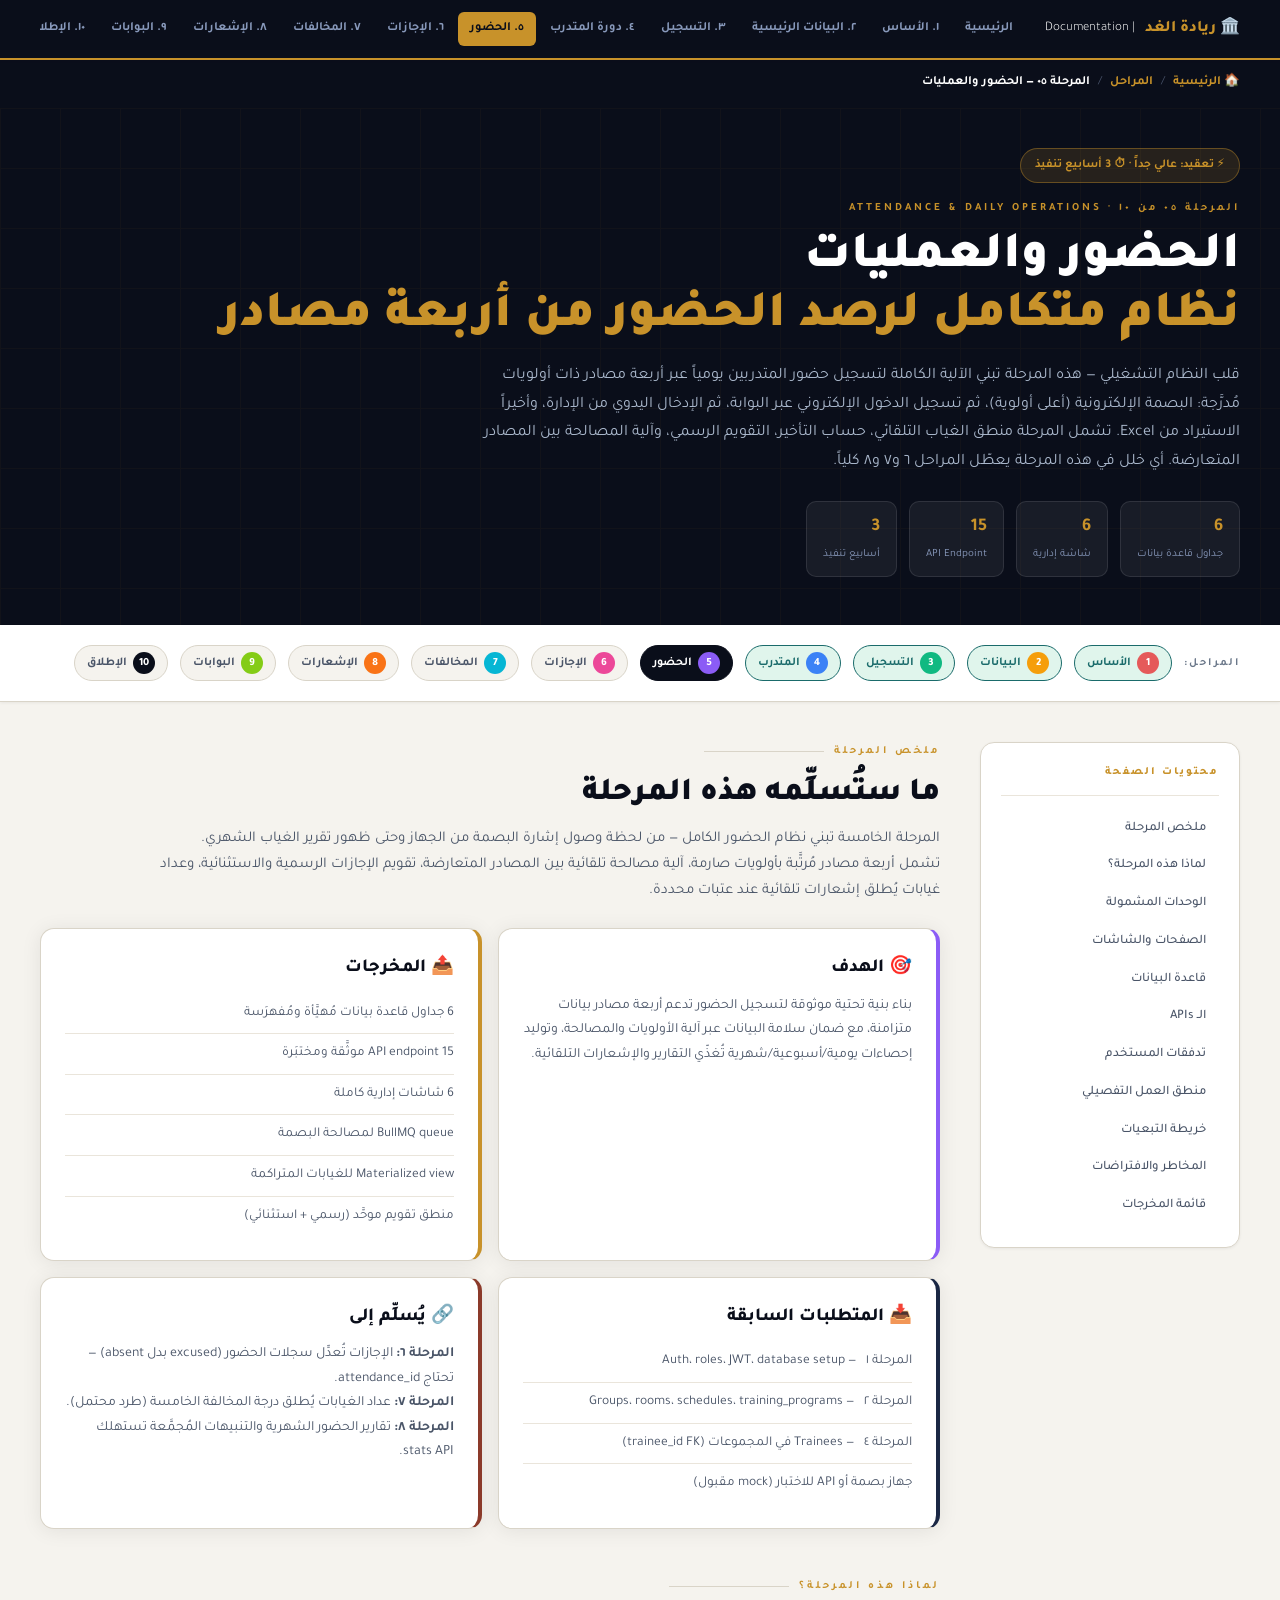
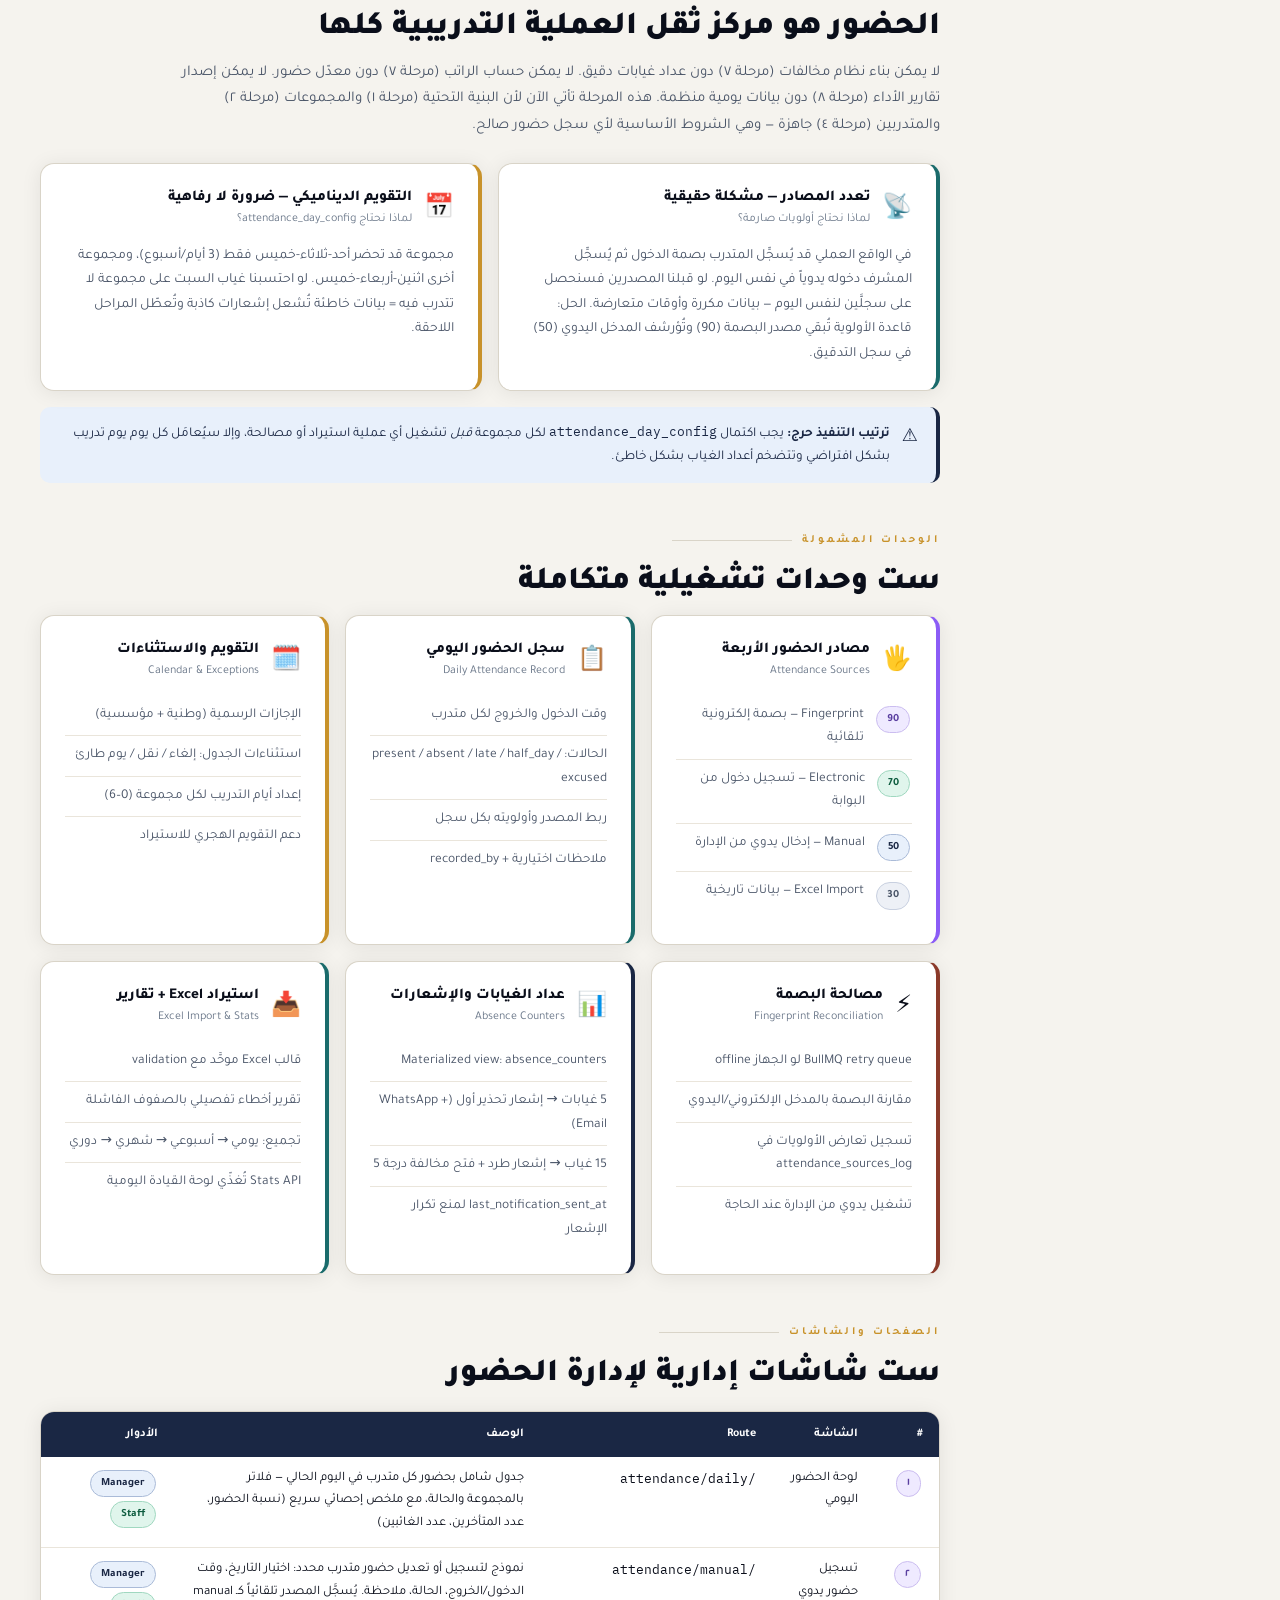
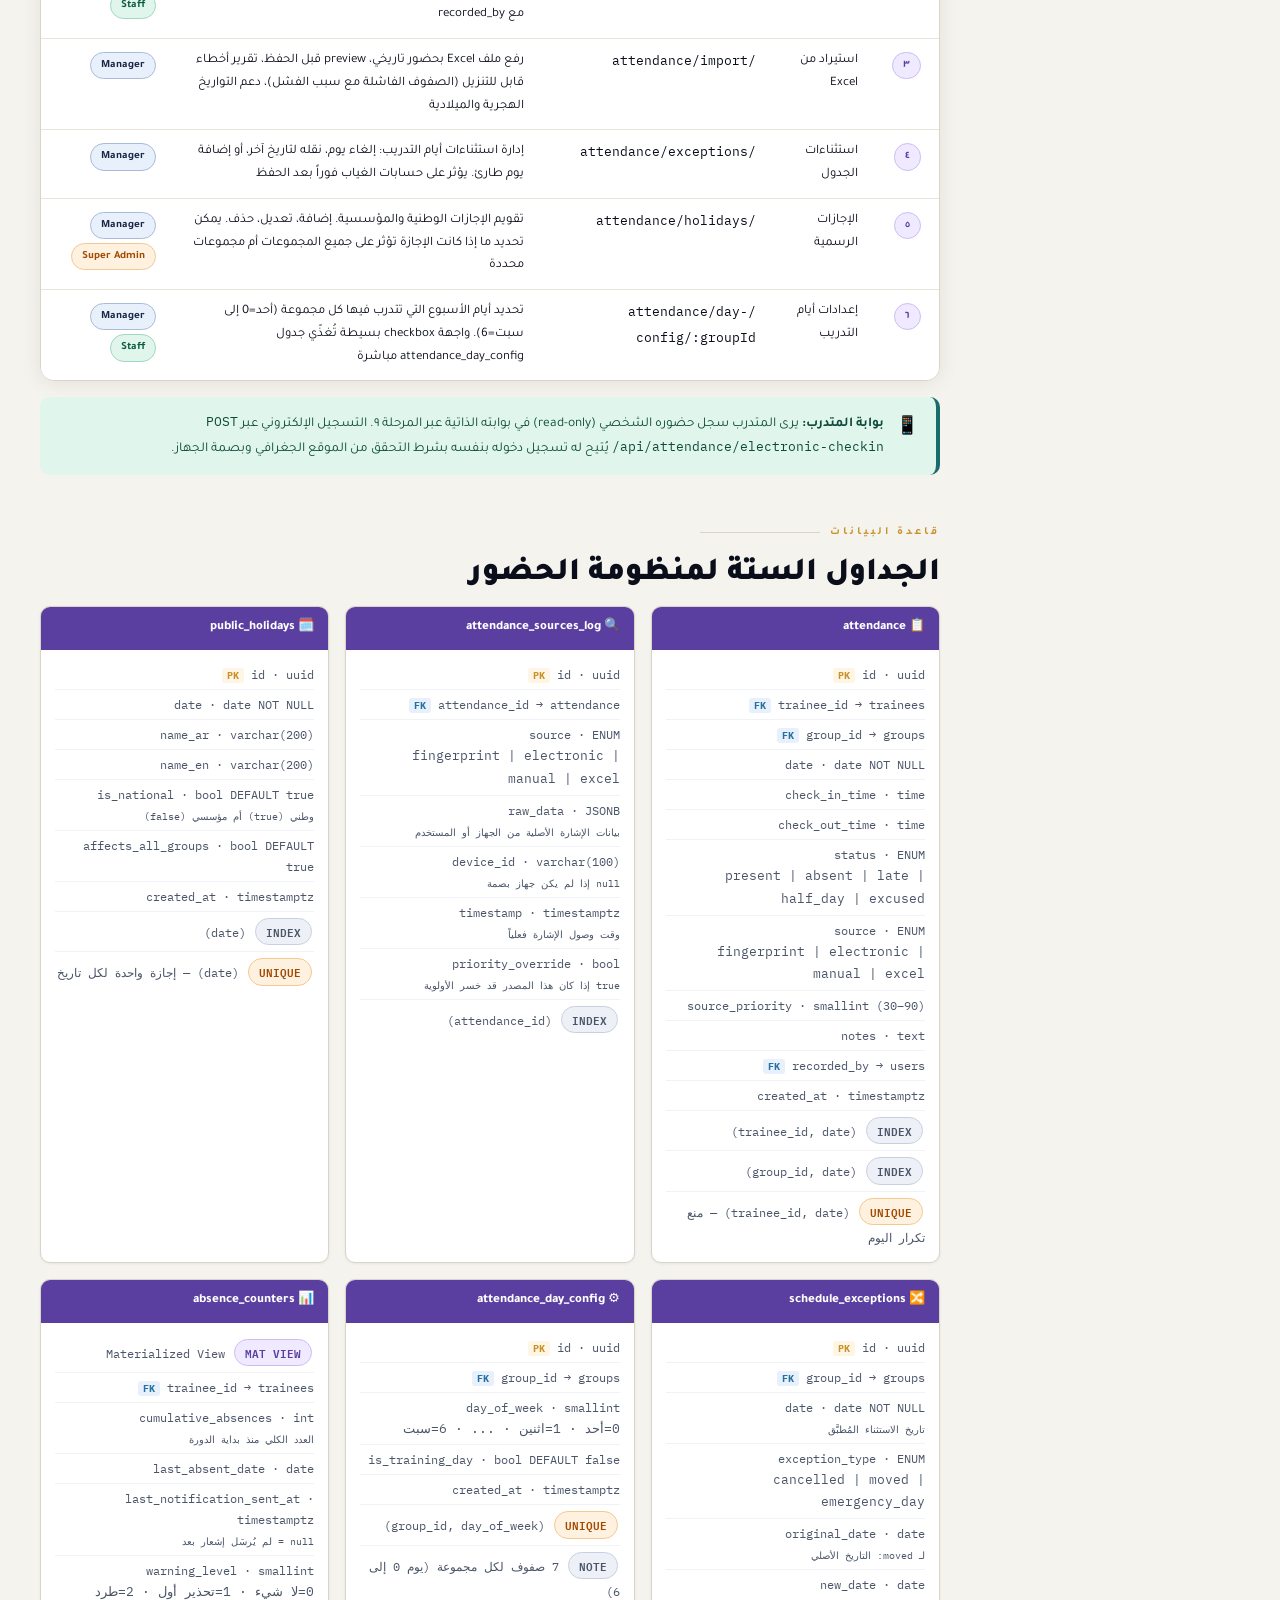
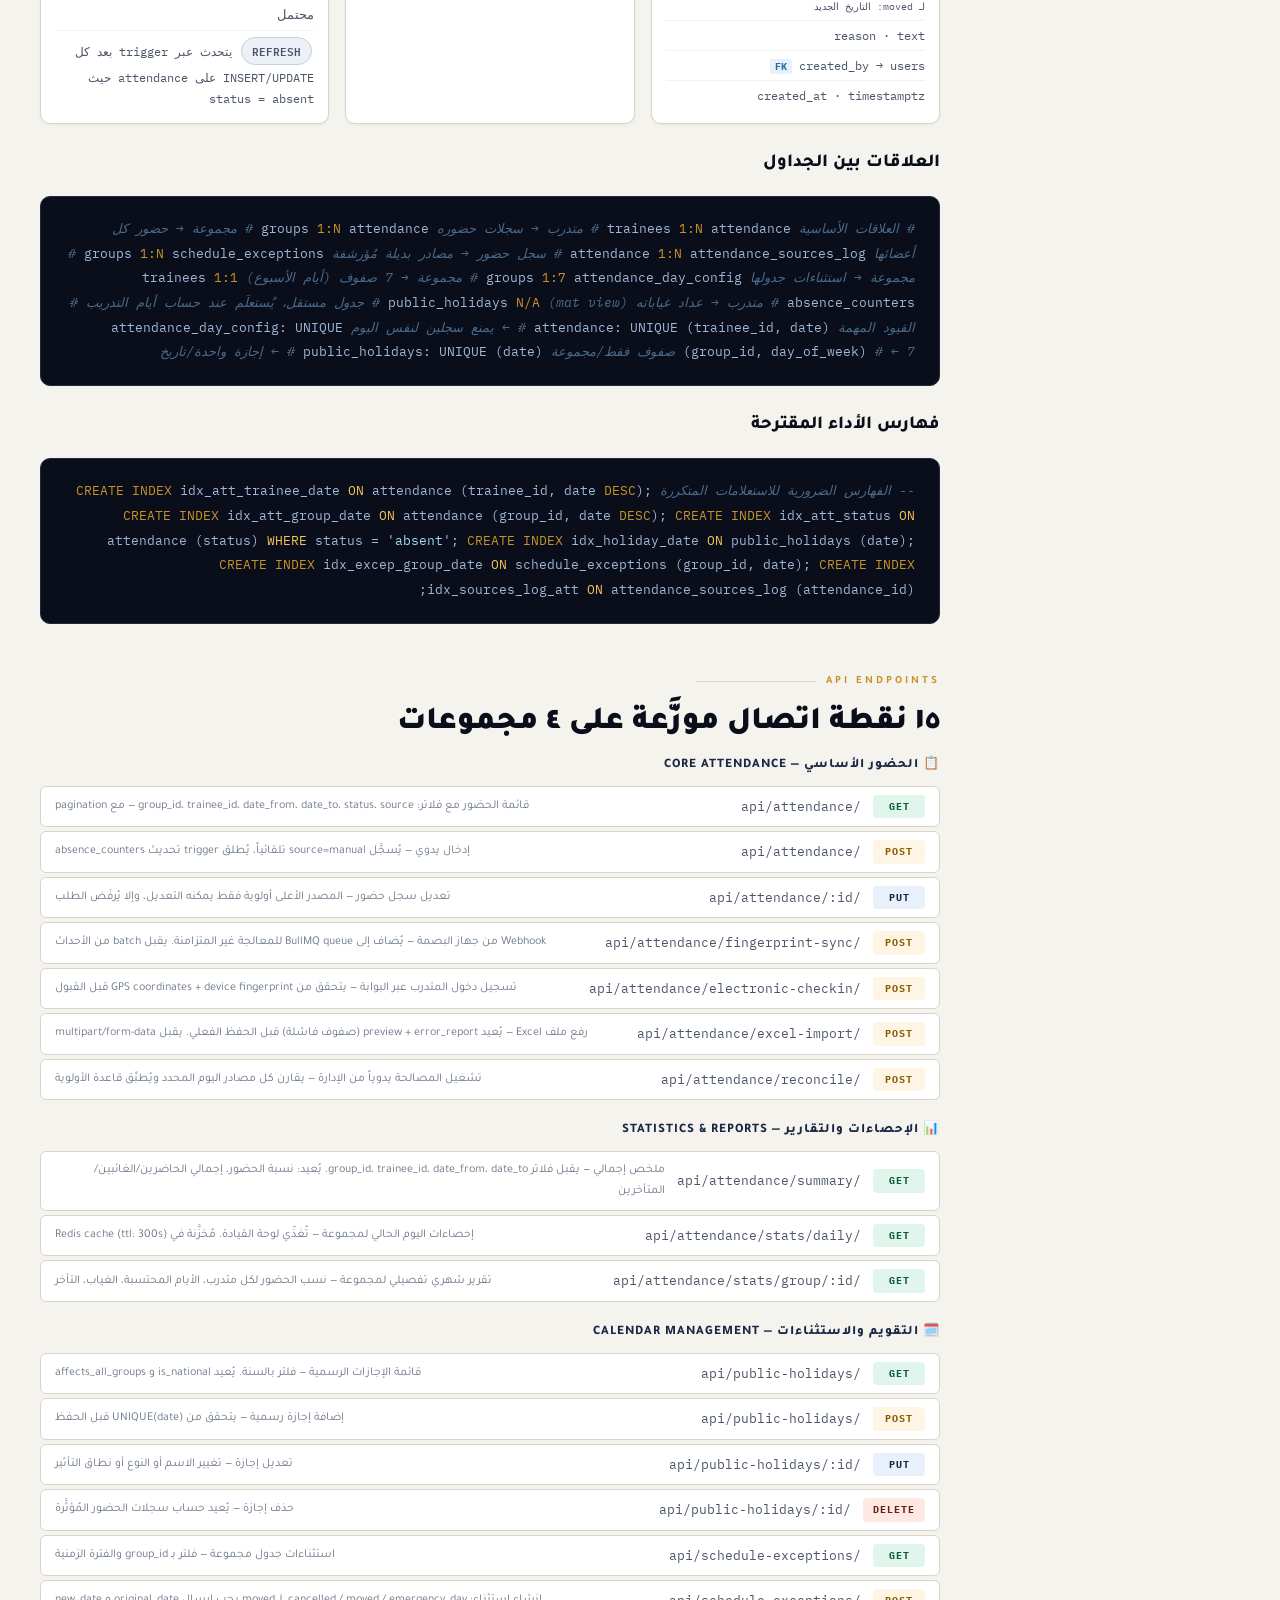
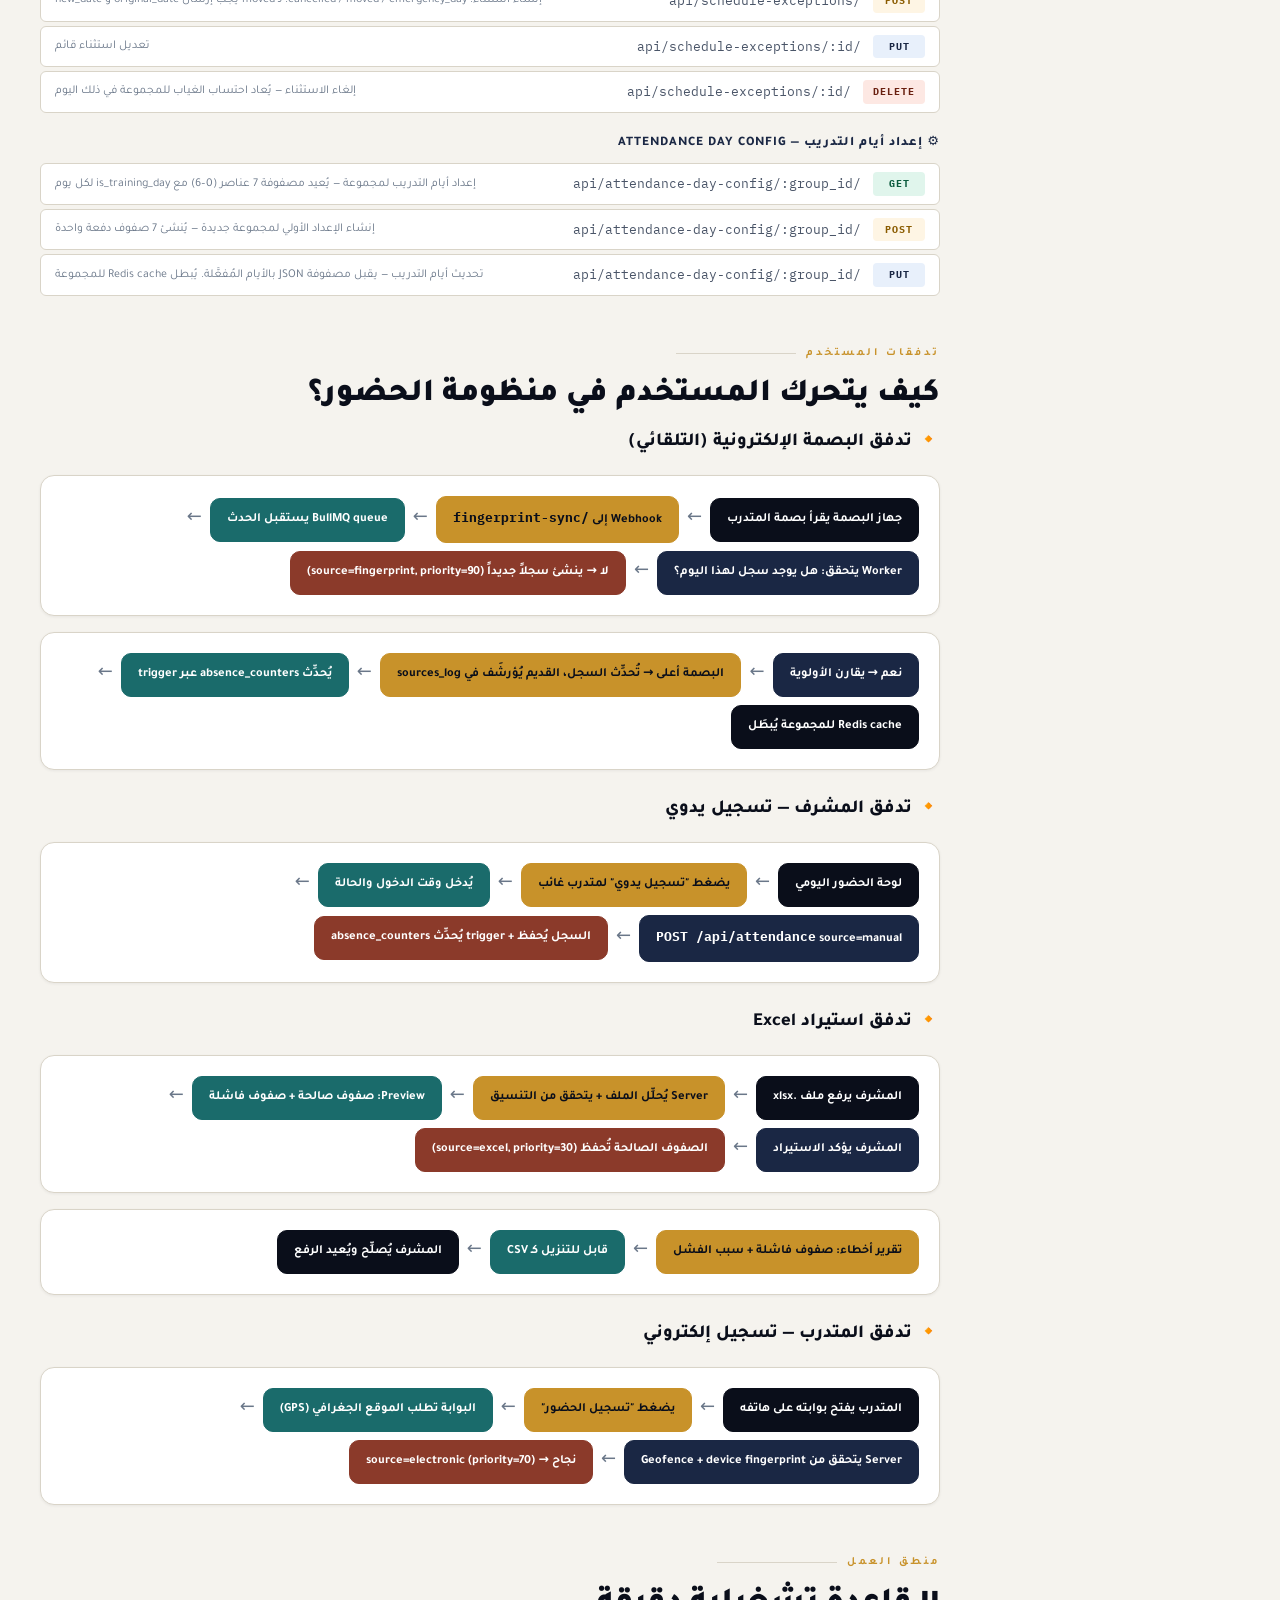
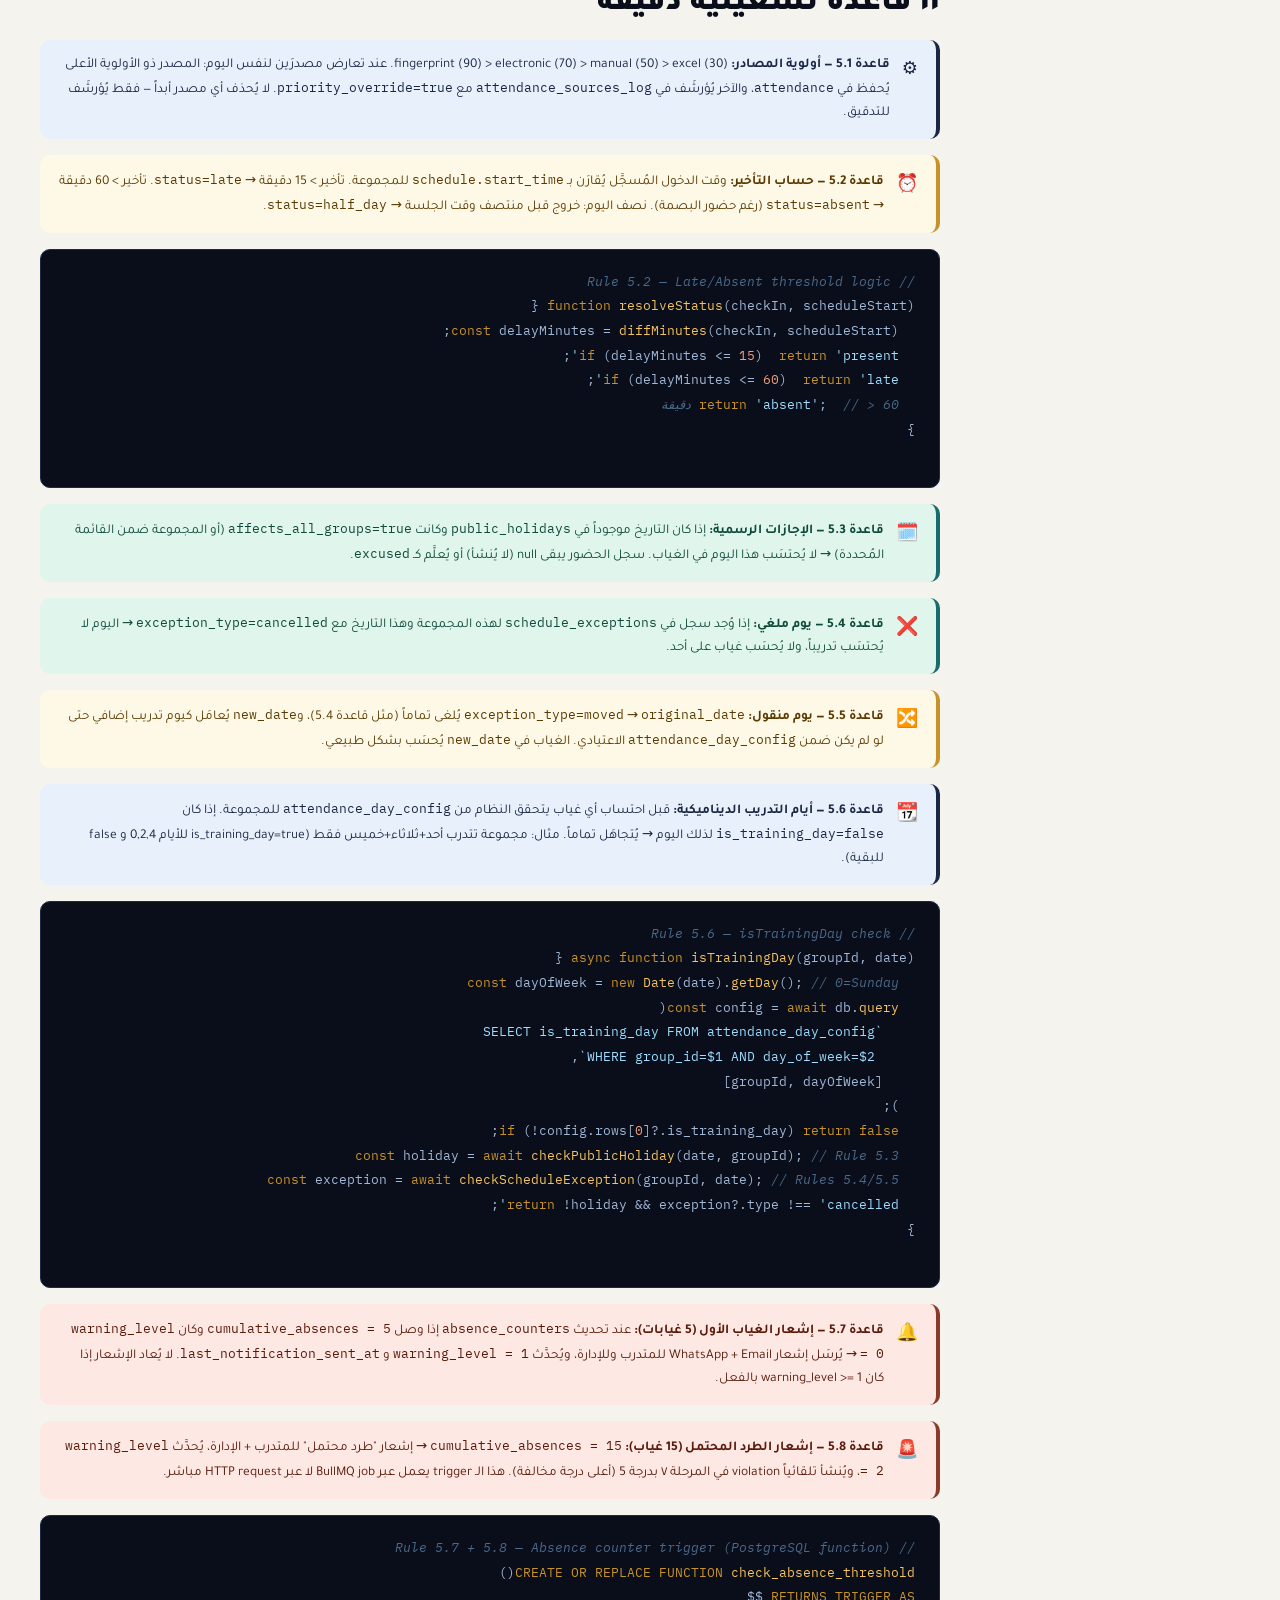
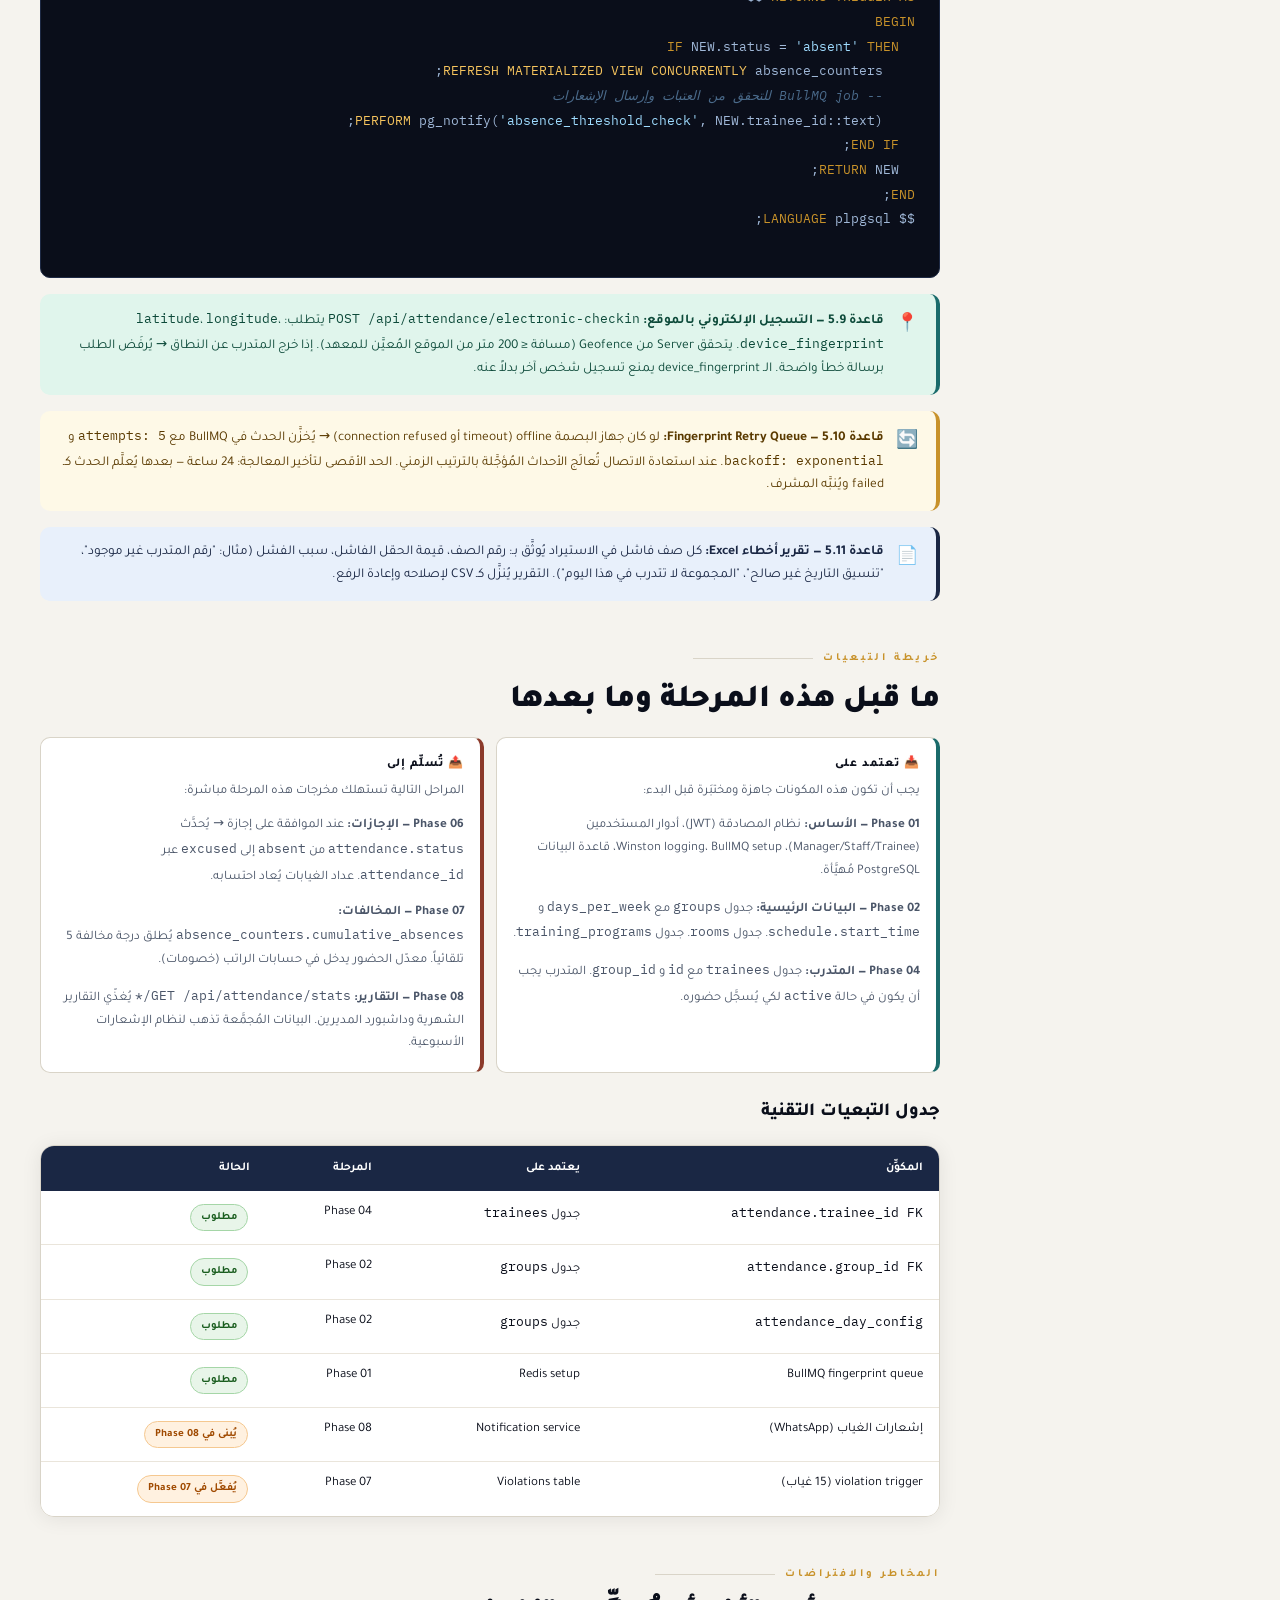
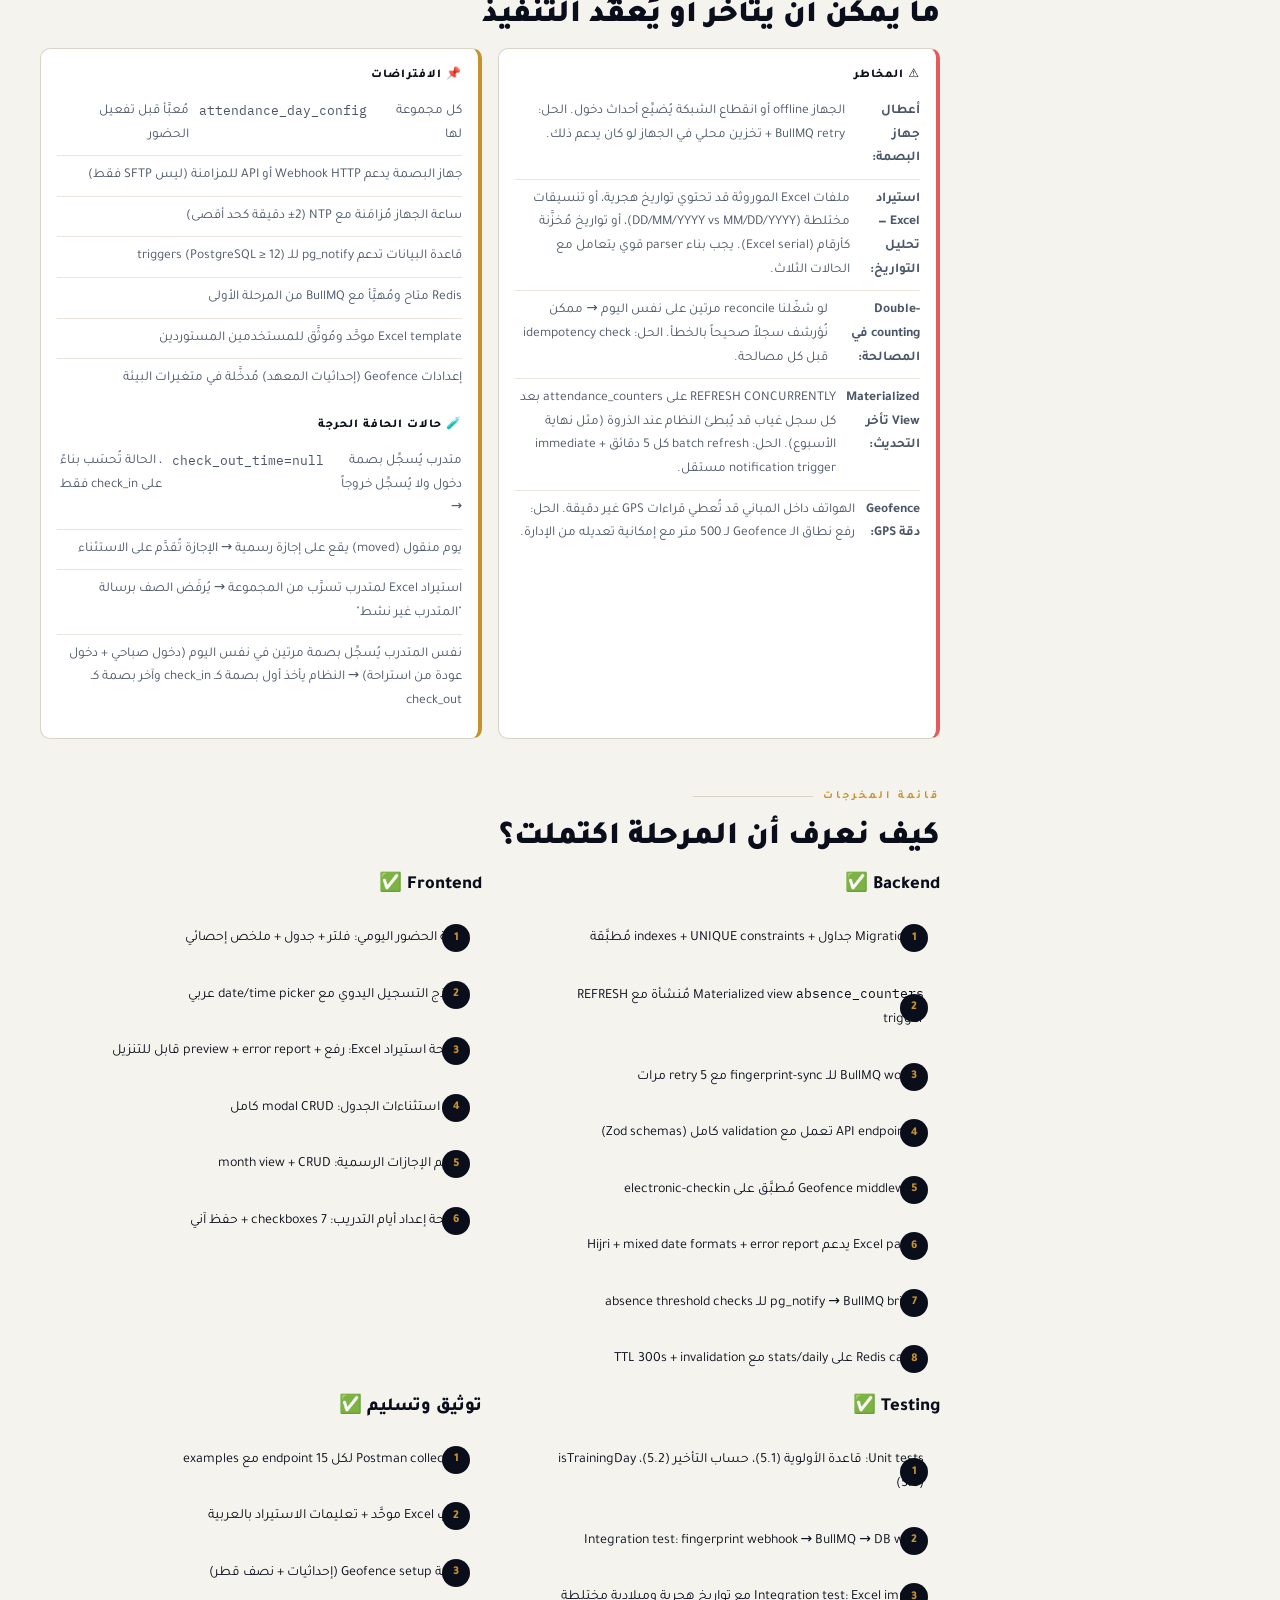
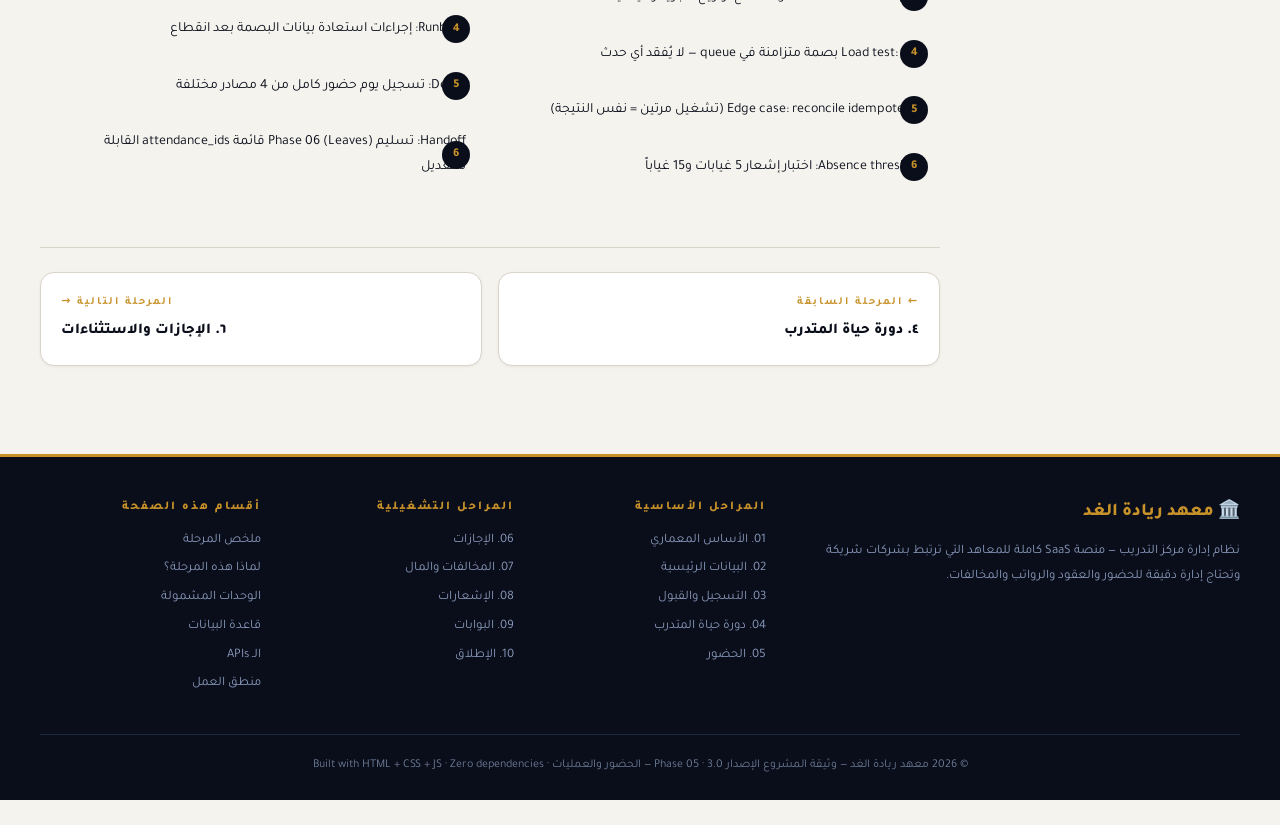
<file: phase-05-attendance-operations.html>
<!DOCTYPE html>
<html lang="ar" dir="rtl">
<head>
<meta charset="UTF-8">
<meta name="viewport" content="width=device-width, initial-scale=1.0">
<title>المرحلة ٠٥ — الحضور والعمليات | معهد ريادة الغد</title>
<meta name="description" content="توثيق كامل للمرحلة الخامسة: نظام الحضور والعمليات اليومية — 4 مصادر بصمة وإلكتروني ويدوي وإكسل، 6 جداول قاعدة بيانات، 15 API endpoint، 6 شاشات إدارية.">
<link rel="preconnect" href="https://fonts.googleapis.com">
<link rel="preconnect" href="https://fonts.gstatic.com" crossorigin>
<link href="https://fonts.googleapis.com/css2?family=Tajawal:wght@300;400;500;700;800;900&family=IBM+Plex+Mono:wght@400;500;700&display=swap" rel="stylesheet">
<link rel="stylesheet" href="assets/css/style.css">
</head>
<body>

<!-- 1. Top Nav -->
<nav class="site-nav">
  <div class="site-nav-inner">
    <a href="index.html" class="nav-logo">🏛️ ريادة الغد <span>| Documentation</span></a>
    <button class="nav-toggle" aria-label="القائمة">☰</button>
    <div class="nav-links">
      <a href="index.html">الرئيسية</a>
      <a href="phase-01-foundation.html">١. الأساس</a>
      <a href="phase-02-master-data.html">٢. البيانات الرئيسية</a>
      <a href="phase-03-registration-intake.html">٣. التسجيل</a>
      <a href="phase-04-trainee-lifecycle.html">٤. دورة المتدرب</a>
      <a href="phase-05-attendance-operations.html" class="active">٥. الحضور</a>
      <a href="phase-06-leaves-exceptions.html">٦. الإجازات</a>
      <a href="phase-07-violations-financials.html">٧. المخالفات</a>
      <a href="phase-08-notifications-reports.html">٨. الإشعارات</a>
      <a href="phase-09-portals-admin-ops.html">٩. البوابات</a>
      <a href="phase-10-launch-roadmap.html">١٠. الإطلاق</a>
    </div>
  </div>
</nav>
<div class="scroll-progress"><div class="scroll-progress-bar"></div></div>

<!-- 2. Breadcrumb -->
<div class="breadcrumb">
  <div class="breadcrumb-inner">
    <a href="index.html">🏠 الرئيسية</a>
    <span class="sep">/</span>
    <a href="index.html#timeline">المراحل</a>
    <span class="sep">/</span>
    <span class="current">المرحلة ٠٥ — الحضور والعمليات</span>
  </div>
</div>

<!-- 3. Page Hero -->
<header class="page-hero">
  <div class="page-hero-inner">
    <div class="complexity-badge">⚡ تعقيد: عالي جداً · ⏱ 3 أسابيع تنفيذ</div>
    <div class="hero-label">المرحلة ٠٥ من ١٠ · Attendance &amp; Daily Operations</div>
    <h1>الحضور والعمليات<br><span>نظام متكامل لرصد الحضور من أربعة مصادر</span></h1>
    <p class="hero-desc">
      قلب النظام التشغيلي — هذه المرحلة تبني الآلية الكاملة لتسجيل حضور المتدربين يومياً عبر أربعة مصادر ذات أولويات مُدرَّجة: البصمة الإلكترونية (أعلى أولوية)، ثم تسجيل الدخول الإلكتروني عبر البوابة، ثم الإدخال اليدوي من الإدارة، وأخيراً الاستيراد من Excel. تشمل المرحلة منطق الغياب التلقائي، حساب التأخير، التقويم الرسمي، وآلية المصالحة بين المصادر المتعارضة. أي خلل في هذه المرحلة يعطّل المراحل ٦ و٧ و٨ كلياً.
    </p>
    <div class="hero-meta">
      <div class="hero-meta-item"><strong>6</strong><span>جداول قاعدة بيانات</span></div>
      <div class="hero-meta-item"><strong>6</strong><span>شاشة إدارية</span></div>
      <div class="hero-meta-item"><strong>15</strong><span>API Endpoint</span></div>
      <div class="hero-meta-item"><strong>3</strong><span>أسابيع تنفيذ</span></div>
    </div>
  </div>
</header>

<!-- 4. Phase Navigator -->
<div class="phase-navigator">
  <div class="phase-nav-inner">
    <span class="phase-nav-label">المراحل:</span>
    <a href="phase-01-foundation.html" class="phase-dot done"><span class="pd-num pdn-1">1</span>الأساس</a>
    <a href="phase-02-master-data.html" class="phase-dot done"><span class="pd-num pdn-2">2</span>البيانات</a>
    <a href="phase-03-registration-intake.html" class="phase-dot done"><span class="pd-num pdn-3">3</span>التسجيل</a>
    <a href="phase-04-trainee-lifecycle.html" class="phase-dot done"><span class="pd-num pdn-4">4</span>المتدرب</a>
    <a href="phase-05-attendance-operations.html" class="phase-dot current"><span class="pd-num pdn-5">5</span>الحضور</a>
    <a href="phase-06-leaves-exceptions.html" class="phase-dot"><span class="pd-num pdn-6">6</span>الإجازات</a>
    <a href="phase-07-violations-financials.html" class="phase-dot"><span class="pd-num pdn-7">7</span>المخالفات</a>
    <a href="phase-08-notifications-reports.html" class="phase-dot"><span class="pd-num pdn-8">8</span>الإشعارات</a>
    <a href="phase-09-portals-admin-ops.html" class="phase-dot"><span class="pd-num pdn-9">9</span>البوابات</a>
    <a href="phase-10-launch-roadmap.html" class="phase-dot"><span class="pd-num pdn-10">10</span>الإطلاق</a>
  </div>
</div>

<!-- 5. Main Body -->
<div class="page-body">
  <aside class="toc">
    <h4>محتويات الصفحة</h4>
    <ul>
      <li><a href="#summary">ملخص المرحلة</a></li>
      <li><a href="#why">لماذا هذه المرحلة؟</a></li>
      <li><a href="#modules">الوحدات المشمولة</a></li>
      <li><a href="#screens">الصفحات والشاشات</a></li>
      <li><a href="#database">قاعدة البيانات</a></li>
      <li><a href="#apis">الـ APIs</a></li>
      <li><a href="#flows">تدفقات المستخدم</a></li>
      <li><a href="#logic">منطق العمل التفصيلي</a></li>
      <li><a href="#dependencies">خريطة التبعيات</a></li>
      <li><a href="#risks">المخاطر والافتراضات</a></li>
      <li><a href="#checklist">قائمة المخرجات</a></li>
    </ul>
  </aside>

  <main class="content">

    <!-- ============================
         Section 1: Summary
         ============================ -->
    <section id="summary" class="section">
      <div class="section-label">ملخص المرحلة</div>
      <h2 class="section-title">ما ستُسلِّمه هذه المرحلة</h2>
      <p class="section-desc">
        المرحلة الخامسة تبني نظام الحضور الكامل — من لحظة وصول إشارة البصمة من الجهاز وحتى ظهور تقرير الغياب الشهري. تشمل أربعة مصادر مُرتَّبة بأولويات صارمة، آلية مصالحة تلقائية بين المصادر المتعارضة، تقويم الإجازات الرسمية والاستثنائية، وعداد غيابات يُطلق إشعارات تلقائية عند عتبات محددة.
      </p>

      <div class="grid grid-2">
        <div class="card card-accent c-p5">
          <h3>🎯 الهدف</h3>
          <p>
            بناء بنية تحتية موثوقة لتسجيل الحضور تدعم أربعة مصادر بيانات متزامنة، مع ضمان سلامة البيانات عبر آلية الأولويات والمصالحة، وتوليد إحصاءات يومية/أسبوعية/شهرية تُغذّي التقارير والإشعارات التلقائية.
          </p>
        </div>
        <div class="card card-accent c-gold">
          <h3>📤 المخرجات</h3>
          <ul class="feat-list">
            <li>6 جداول قاعدة بيانات مُهيَّأة ومُفهرَسة</li>
            <li>15 API endpoint موثَّقة ومختبَرة</li>
            <li>6 شاشات إدارية كاملة</li>
            <li>BullMQ queue لمصالحة البصمة</li>
            <li>Materialized view للغيابات المتراكمة</li>
            <li>منطق تقويم موحَّد (رسمي + استثنائي)</li>
          </ul>
        </div>
        <div class="card card-accent c-navy">
          <h3>📥 المتطلبات السابقة</h3>
          <ul class="feat-list">
            <li><a href="phase-01-foundation.html">المرحلة ١</a> — Auth، roles، JWT، database setup</li>
            <li><a href="phase-02-master-data.html">المرحلة ٢</a> — Groups، rooms، schedules، training_programs</li>
            <li><a href="phase-04-trainee-lifecycle.html">المرحلة ٤</a> — Trainees في المجموعات (trainee_id FK)</li>
            <li>جهاز بصمة أو API للاختبار (mock مقبول)</li>
          </ul>
        </div>
        <div class="card card-accent c-rust">
          <h3>🔗 يُسلِّم إلى</h3>
          <p>
            <strong>المرحلة ٦:</strong> الإجازات تُعدِّل سجلات الحضور (excused بدل absent) — تحتاج attendance_id.<br>
            <strong>المرحلة ٧:</strong> عداد الغيابات يُطلق درجة المخالفة الخامسة (طرد محتمل).<br>
            <strong>المرحلة ٨:</strong> تقارير الحضور الشهرية والتنبيهات المُجمَّعة تستهلك stats API.
          </p>
        </div>
      </div>
    </section>

    <!-- ============================
         Section 2: Why
         ============================ -->
    <section id="why" class="section">
      <div class="section-label">لماذا هذه المرحلة؟</div>
      <h2 class="section-title">الحضور هو مركز ثقل العملية التدريبية كلها</h2>
      <p class="section-desc">
        لا يمكن بناء نظام مخالفات (مرحلة ٧) دون عداد غيابات دقيق. لا يمكن حساب الراتب (مرحلة ٧) دون معدّل حضور. لا يمكن إصدار تقارير الأداء (مرحلة ٨) دون بيانات يومية منظمة. هذه المرحلة تأتي الآن لأن البنية التحتية (مرحلة ١) والمجموعات (مرحلة ٢) والمتدربين (مرحلة ٤) جاهزة — وهي الشروط الأساسية لأي سجل حضور صالح.
      </p>

      <div class="grid grid-2">
        <div class="card card-accent c-teal">
          <div class="card-head">
            <div class="card-icon">📡</div>
            <div>
              <div class="card-title">تعدد المصادر — مشكلة حقيقية</div>
              <div class="card-sub">لماذا نحتاج أولويات صارمة؟</div>
            </div>
          </div>
          <p>
            في الواقع العملي قد يُسجِّل المتدرب بصمة الدخول ثم يُسجِّل المشرف دخوله يدوياً في نفس اليوم. لو قبلنا المصدرين فسنحصل على سجلَّين لنفس اليوم — بيانات مكررة وأوقات متعارضة. الحل: قاعدة الأولوية تُبقي مصدر البصمة (90) وتُؤرشف المدخل اليدوي (50) في سجل التدقيق.
          </p>
        </div>
        <div class="card card-accent c-gold">
          <div class="card-head">
            <div class="card-icon">📅</div>
            <div>
              <div class="card-title">التقويم الديناميكي — ضرورة لا رفاهية</div>
              <div class="card-sub">لماذا نحتاج attendance_day_config؟</div>
            </div>
          </div>
          <p>
            مجموعة قد تحضر أحد-ثلاثاء-خميس فقط (3 أيام/أسبوع)، ومجموعة أخرى اثنين-أربعاء-خميس. لو احتسبنا غياب السبت على مجموعة لا تتدرب فيه = بيانات خاطئة تُشعل إشعارات كاذبة وتُعطّل المراحل اللاحقة.
          </p>
        </div>
      </div>

      <div class="alert al-navy">
        <span class="ico">⚠️</span>
        <div>
          <strong>ترتيب التنفيذ حرج:</strong> يجب اكتمال <code>attendance_day_config</code> لكل مجموعة <em>قبل</em> تشغيل أي عملية استيراد أو مصالحة، وإلا سيُعامَل كل يوم يوم تدريب بشكل افتراضي وتتضخم أعداد الغياب بشكل خاطئ.
        </div>
      </div>
    </section>

    <!-- ============================
         Section 3: Modules
         ============================ -->
    <section id="modules" class="section">
      <div class="section-label">الوحدات المشمولة</div>
      <h2 class="section-title">ست وحدات تشغيلية متكاملة</h2>

      <div class="grid grid-3">

        <div class="card card-accent c-p5">
          <div class="card-head">
            <div class="card-icon">🖐️</div>
            <div>
              <div class="card-title">مصادر الحضور الأربعة</div>
              <div class="card-sub">Attendance Sources</div>
            </div>
          </div>
          <ul class="feat-list">
            <li><span class="badge b-purple">90</span> Fingerprint — بصمة إلكترونية تلقائية</li>
            <li><span class="badge b-teal">70</span> Electronic — تسجيل دخول من البوابة</li>
            <li><span class="badge b-navy">50</span> Manual — إدخال يدوي من الإدارة</li>
            <li><span class="badge b-gray">30</span> Excel Import — بيانات تاريخية</li>
          </ul>
        </div>

        <div class="card card-accent c-teal">
          <div class="card-head">
            <div class="card-icon">📋</div>
            <div>
              <div class="card-title">سجل الحضور اليومي</div>
              <div class="card-sub">Daily Attendance Record</div>
            </div>
          </div>
          <ul class="feat-list">
            <li>وقت الدخول والخروج لكل متدرب</li>
            <li>الحالات: present / absent / late / half_day / excused</li>
            <li>ربط المصدر وأولويته بكل سجل</li>
            <li>ملاحظات اختيارية + recorded_by</li>
          </ul>
        </div>

        <div class="card card-accent c-gold">
          <div class="card-head">
            <div class="card-icon">🗓️</div>
            <div>
              <div class="card-title">التقويم والاستثناءات</div>
              <div class="card-sub">Calendar &amp; Exceptions</div>
            </div>
          </div>
          <ul class="feat-list">
            <li>الإجازات الرسمية (وطنية + مؤسسية)</li>
            <li>استثناءات الجدول: إلغاء / نقل / يوم طارئ</li>
            <li>إعداد أيام التدريب لكل مجموعة (0–6)</li>
            <li>دعم التقويم الهجري للاستيراد</li>
          </ul>
        </div>

        <div class="card card-accent c-rust">
          <div class="card-head">
            <div class="card-icon">⚡</div>
            <div>
              <div class="card-title">مصالحة البصمة</div>
              <div class="card-sub">Fingerprint Reconciliation</div>
            </div>
          </div>
          <ul class="feat-list">
            <li>BullMQ retry queue لو الجهاز offline</li>
            <li>مقارنة البصمة بالمدخل الإلكتروني/اليدوي</li>
            <li>تسجيل تعارض الأولويات في attendance_sources_log</li>
            <li>تشغيل يدوي من الإدارة عند الحاجة</li>
          </ul>
        </div>

        <div class="card card-accent c-navy">
          <div class="card-head">
            <div class="card-icon">📊</div>
            <div>
              <div class="card-title">عداد الغيابات والإشعارات</div>
              <div class="card-sub">Absence Counters</div>
            </div>
          </div>
          <ul class="feat-list">
            <li>Materialized view: absence_counters</li>
            <li>5 غيابات → إشعار تحذير أول (WhatsApp + Email)</li>
            <li>15 غياب → إشعار طرد + فتح مخالفة درجة 5</li>
            <li>last_notification_sent_at لمنع تكرار الإشعار</li>
          </ul>
        </div>

        <div class="card card-accent c-teal">
          <div class="card-head">
            <div class="card-icon">📥</div>
            <div>
              <div class="card-title">استيراد Excel + تقارير</div>
              <div class="card-sub">Excel Import &amp; Stats</div>
            </div>
          </div>
          <ul class="feat-list">
            <li>قالب Excel موحَّد مع validation</li>
            <li>تقرير أخطاء تفصيلي بالصفوف الفاشلة</li>
            <li>تجميع: يومي → أسبوعي → شهري → دوري</li>
            <li>Stats API تُغذّي لوحة القيادة اليومية</li>
          </ul>
        </div>

      </div>
    </section>

    <!-- ============================
         Section 4: Screens
         ============================ -->
    <section id="screens" class="section">
      <div class="section-label">الصفحات والشاشات</div>
      <h2 class="section-title">ست شاشات إدارية لإدارة الحضور</h2>

      <div class="tbl-wrap">
        <table>
          <thead>
            <tr>
              <th>#</th>
              <th>الشاشة</th>
              <th>Route</th>
              <th>الوصف</th>
              <th>الأدوار</th>
            </tr>
          </thead>
          <tbody>
            <tr>
              <td><span class="badge b-purple">١</span></td>
              <td>لوحة الحضور اليومي</td>
              <td><code>/attendance/daily</code></td>
              <td>جدول شامل بحضور كل متدرب في اليوم الحالي — فلاتر بالمجموعة والحالة، مع ملخص إحصائي سريع (نسبة الحضور، عدد المتأخرين، عدد الغائبين)</td>
              <td><span class="badge b-navy">Manager</span> <span class="badge b-teal">Staff</span></td>
            </tr>
            <tr>
              <td><span class="badge b-purple">٢</span></td>
              <td>تسجيل حضور يدوي</td>
              <td><code>/attendance/manual</code></td>
              <td>نموذج لتسجيل أو تعديل حضور متدرب محدد: اختيار التاريخ، وقت الدخول/الخروج، الحالة، ملاحظة. يُسجَّل المصدر تلقائياً كـ manual مع recorded_by</td>
              <td><span class="badge b-navy">Manager</span> <span class="badge b-teal">Staff</span></td>
            </tr>
            <tr>
              <td><span class="badge b-purple">٣</span></td>
              <td>استيراد من Excel</td>
              <td><code>/attendance/import</code></td>
              <td>رفع ملف Excel بحضور تاريخي، preview قبل الحفظ، تقرير أخطاء قابل للتنزيل (الصفوف الفاشلة مع سبب الفشل)، دعم التواريخ الهجرية والميلادية</td>
              <td><span class="badge b-navy">Manager</span></td>
            </tr>
            <tr>
              <td><span class="badge b-purple">٤</span></td>
              <td>استثناءات الجدول</td>
              <td><code>/attendance/exceptions</code></td>
              <td>إدارة استثناءات أيام التدريب: إلغاء يوم، نقله لتاريخ آخر، أو إضافة يوم طارئ. يؤثر على حسابات الغياب فوراً بعد الحفظ</td>
              <td><span class="badge b-navy">Manager</span></td>
            </tr>
            <tr>
              <td><span class="badge b-purple">٥</span></td>
              <td>الإجازات الرسمية</td>
              <td><code>/attendance/holidays</code></td>
              <td>تقويم الإجازات الوطنية والمؤسسية. إضافة، تعديل، حذف. يمكن تحديد ما إذا كانت الإجازة تؤثر على جميع المجموعات أم مجموعات محددة</td>
              <td><span class="badge b-navy">Manager</span> <span class="badge b-orange">Super Admin</span></td>
            </tr>
            <tr>
              <td><span class="badge b-purple">٦</span></td>
              <td>إعدادات أيام التدريب</td>
              <td><code>/attendance/day-config/:groupId</code></td>
              <td>تحديد أيام الأسبوع التي تتدرب فيها كل مجموعة (أحد=0 إلى سبت=6). واجهة checkbox بسيطة تُغذّي جدول attendance_day_config مباشرة</td>
              <td><span class="badge b-navy">Manager</span> <span class="badge b-teal">Staff</span></td>
            </tr>
          </tbody>
        </table>
      </div>

      <div class="alert al-teal">
        <span class="ico">📱</span>
        <div>
          <strong>بوابة المتدرب:</strong> يرى المتدرب سجل حضوره الشخصي (read-only) في بوابته الذاتية عبر المرحلة ٩. التسجيل الإلكتروني عبر <code>POST /api/attendance/electronic-checkin</code> يُتيح له تسجيل دخوله بنفسه بشرط التحقق من الموقع الجغرافي وبصمة الجهاز.
        </div>
      </div>
    </section>

    <!-- ============================
         Section 5: Database
         ============================ -->
    <section id="database" class="section">
      <div class="section-label">قاعدة البيانات</div>
      <h2 class="section-title">الجداول الستة لمنظومة الحضور</h2>

      <div class="grid grid-3">

        <!-- attendance -->
        <div class="db-card">
          <div class="db-head dh-purple">📋 attendance</div>
          <div class="db-body">
            <div class="db-field"><span class="pk">PK</span> id · uuid</div>
            <div class="db-field"><span class="fk">FK</span> trainee_id → trainees</div>
            <div class="db-field"><span class="fk">FK</span> group_id → groups</div>
            <div class="db-field">date · date NOT NULL</div>
            <div class="db-field">check_in_time · time</div>
            <div class="db-field">check_out_time · time</div>
            <div class="db-field">status · ENUM<br><code class="mono">present | absent | late | half_day | excused</code></div>
            <div class="db-field">source · ENUM<br><code class="mono">fingerprint | electronic | manual | excel</code></div>
            <div class="db-field">source_priority · smallint (30–90)</div>
            <div class="db-field">notes · text</div>
            <div class="db-field"><span class="fk">FK</span> recorded_by → users</div>
            <div class="db-field">created_at · timestamptz</div>
            <div class="db-field"><span class="badge b-gray">INDEX</span> (trainee_id, date)</div>
            <div class="db-field"><span class="badge b-gray">INDEX</span> (group_id, date)</div>
            <div class="db-field"><span class="badge b-orange">UNIQUE</span> (trainee_id, date) — منع تكرار اليوم</div>
          </div>
        </div>

        <!-- attendance_sources_log -->
        <div class="db-card">
          <div class="db-head dh-purple">🔍 attendance_sources_log</div>
          <div class="db-body">
            <div class="db-field"><span class="pk">PK</span> id · uuid</div>
            <div class="db-field"><span class="fk">FK</span> attendance_id → attendance</div>
            <div class="db-field">source · ENUM<br><code class="mono">fingerprint | electronic | manual | excel</code></div>
            <div class="db-field">raw_data · JSONB<br><small>بيانات الإشارة الأصلية من الجهاز أو المستخدم</small></div>
            <div class="db-field">device_id · varchar(100)<br><small>null إذا لم يكن جهاز بصمة</small></div>
            <div class="db-field">timestamp · timestamptz<br><small>وقت وصول الإشارة فعلياً</small></div>
            <div class="db-field">priority_override · bool<br><small>true إذا كان هذا المصدر قد خسر الأولوية</small></div>
            <div class="db-field"><span class="badge b-gray">INDEX</span> (attendance_id)</div>
          </div>
        </div>

        <!-- public_holidays -->
        <div class="db-card">
          <div class="db-head dh-purple">🗓️ public_holidays</div>
          <div class="db-body">
            <div class="db-field"><span class="pk">PK</span> id · uuid</div>
            <div class="db-field">date · date NOT NULL</div>
            <div class="db-field">name_ar · varchar(200)</div>
            <div class="db-field">name_en · varchar(200)</div>
            <div class="db-field">is_national · bool DEFAULT true<br><small>وطني (true) أم مؤسسي (false)</small></div>
            <div class="db-field">affects_all_groups · bool DEFAULT true</div>
            <div class="db-field">created_at · timestamptz</div>
            <div class="db-field"><span class="badge b-gray">INDEX</span> (date)</div>
            <div class="db-field"><span class="badge b-orange">UNIQUE</span> (date) — إجازة واحدة لكل تاريخ</div>
          </div>
        </div>

        <!-- schedule_exceptions -->
        <div class="db-card">
          <div class="db-head dh-purple">🔀 schedule_exceptions</div>
          <div class="db-body">
            <div class="db-field"><span class="pk">PK</span> id · uuid</div>
            <div class="db-field"><span class="fk">FK</span> group_id → groups</div>
            <div class="db-field">date · date NOT NULL<br><small>تاريخ الاستثناء المُطبَّق</small></div>
            <div class="db-field">exception_type · ENUM<br><code class="mono">cancelled | moved | emergency_day</code></div>
            <div class="db-field">original_date · date<br><small>لـ moved: التاريخ الأصلي</small></div>
            <div class="db-field">new_date · date<br><small>لـ moved: التاريخ الجديد</small></div>
            <div class="db-field">reason · text</div>
            <div class="db-field"><span class="fk">FK</span> created_by → users</div>
            <div class="db-field">created_at · timestamptz</div>
          </div>
        </div>

        <!-- attendance_day_config -->
        <div class="db-card">
          <div class="db-head dh-purple">⚙️ attendance_day_config</div>
          <div class="db-body">
            <div class="db-field"><span class="pk">PK</span> id · uuid</div>
            <div class="db-field"><span class="fk">FK</span> group_id → groups</div>
            <div class="db-field">day_of_week · smallint<br><code class="mono">0=أحد · 1=اثنين · ... · 6=سبت</code></div>
            <div class="db-field">is_training_day · bool DEFAULT false</div>
            <div class="db-field">created_at · timestamptz</div>
            <div class="db-field"><span class="badge b-orange">UNIQUE</span> (group_id, day_of_week)</div>
            <div class="db-field"><span class="badge b-gray">NOTE</span> 7 صفوف لكل مجموعة (يوم 0 إلى 6)</div>
          </div>
        </div>

        <!-- absence_counters -->
        <div class="db-card">
          <div class="db-head dh-purple">📊 absence_counters</div>
          <div class="db-body">
            <div class="db-field"><span class="badge b-purple">MAT VIEW</span> Materialized View</div>
            <div class="db-field"><span class="fk">FK</span> trainee_id → trainees</div>
            <div class="db-field">cumulative_absences · int<br><small>العدد الكلي منذ بداية الدورة</small></div>
            <div class="db-field">last_absent_date · date</div>
            <div class="db-field">last_notification_sent_at · timestamptz<br><small>null = لم يُرسَل إشعار بعد</small></div>
            <div class="db-field">warning_level · smallint<br><code class="mono">0=لا شيء · 1=تحذير أول · 2=طرد محتمل</code></div>
            <div class="db-field">
              <span class="badge b-gray">REFRESH</span>
              يتحدث عبر trigger بعد كل INSERT/UPDATE على attendance حيث status = absent
            </div>
          </div>
        </div>

      </div>

      <h3 class="mt-6">العلاقات بين الجداول</h3>
      <div class="code-block">
<span class="c-com"># العلاقات الأساسية</span>
trainees    <span class="c-key">1:N</span>  attendance            <span class="c-com"># متدرب → سجلات حضوره</span>
groups      <span class="c-key">1:N</span>  attendance            <span class="c-com"># مجموعة → حضور كل أعضائها</span>
attendance  <span class="c-key">1:N</span>  attendance_sources_log <span class="c-com"># سجل حضور → مصادر بديلة مُؤرشفة</span>
groups      <span class="c-key">1:N</span>  schedule_exceptions    <span class="c-com"># مجموعة → استثناءات جدولها</span>
groups      <span class="c-key">1:7</span>  attendance_day_config  <span class="c-com"># مجموعة → 7 صفوف (أيام الأسبوع)</span>
trainees    <span class="c-key">1:1</span>  absence_counters       <span class="c-com"># متدرب → عداد غياباته (mat view)</span>
public_holidays <span class="c-key">N/A</span> <span class="c-com"># جدول مستقل، يُستعلَم عند حساب أيام التدريب</span>

<span class="c-com"># القيود المهمة</span>
attendance: UNIQUE (trainee_id, date)   <span class="c-com"># ← يمنع سجلين لنفس اليوم</span>
attendance_day_config: UNIQUE (group_id, day_of_week)  <span class="c-com"># ← 7 صفوف فقط/مجموعة</span>
public_holidays: UNIQUE (date)          <span class="c-com"># ← إجازة واحدة/تاريخ</span>
      </div>

      <h3 class="mt-6">فهارس الأداء المقترحة</h3>
      <div class="code-block">
<span class="c-com">-- الفهارس الضرورية للاستعلامات المتكررة</span>
<span class="c-key">CREATE INDEX</span> idx_att_trainee_date    <span class="c-fn">ON</span> attendance (trainee_id, date <span class="c-key">DESC</span>);
<span class="c-key">CREATE INDEX</span> idx_att_group_date      <span class="c-fn">ON</span> attendance (group_id, date <span class="c-key">DESC</span>);
<span class="c-key">CREATE INDEX</span> idx_att_status          <span class="c-fn">ON</span> attendance (status) <span class="c-fn">WHERE</span> status = <span class="c-str">'absent'</span>;
<span class="c-key">CREATE INDEX</span> idx_holiday_date         <span class="c-fn">ON</span> public_holidays (date);
<span class="c-key">CREATE INDEX</span> idx_excep_group_date     <span class="c-fn">ON</span> schedule_exceptions (group_id, date);
<span class="c-key">CREATE INDEX</span> idx_sources_log_att      <span class="c-fn">ON</span> attendance_sources_log (attendance_id);
      </div>
    </section>

    <!-- ============================
         Section 6: APIs
         ============================ -->
    <section id="apis" class="section">
      <div class="section-label">API Endpoints</div>
      <h2 class="section-title">١٥ نقطة اتصال موزَّعة على ٤ مجموعات</h2>

      <!-- Group 1: Core Attendance -->
      <div class="api-group">
        <div class="api-group-title">📋 الحضور الأساسي — Core Attendance</div>
        <div class="api-list">
          <div class="api-item">
            <span class="method m-get">GET</span>
            <span class="api-path">/api/attendance</span>
            <span class="api-desc">قائمة الحضور مع فلاتر: group_id، trainee_id، date_from، date_to، status، source — مع pagination</span>
          </div>
          <div class="api-item">
            <span class="method m-post">POST</span>
            <span class="api-path">/api/attendance</span>
            <span class="api-desc">إدخال يدوي — يُسجَّل source=manual تلقائياً، يُطلق trigger تحديث absence_counters</span>
          </div>
          <div class="api-item">
            <span class="method m-put">PUT</span>
            <span class="api-path">/api/attendance/:id</span>
            <span class="api-desc">تعديل سجل حضور — المصدر الأعلى أولوية فقط يمكنه التعديل، وإلا يُرفَض الطلب</span>
          </div>
          <div class="api-item">
            <span class="method m-post">POST</span>
            <span class="api-path">/api/attendance/fingerprint-sync</span>
            <span class="api-desc">Webhook من جهاز البصمة — يُضاف إلى BullMQ queue للمعالجة غير المتزامنة. يقبل batch من الأحداث</span>
          </div>
          <div class="api-item">
            <span class="method m-post">POST</span>
            <span class="api-path">/api/attendance/electronic-checkin</span>
            <span class="api-desc">تسجيل دخول المتدرب عبر البوابة — يتحقق من GPS coordinates + device fingerprint قبل القبول</span>
          </div>
          <div class="api-item">
            <span class="method m-post">POST</span>
            <span class="api-path">/api/attendance/excel-import</span>
            <span class="api-desc">رفع ملف Excel — يُعيد preview + error_report (صفوف فاشلة) قبل الحفظ الفعلي. يقبل multipart/form-data</span>
          </div>
          <div class="api-item">
            <span class="method m-post">POST</span>
            <span class="api-path">/api/attendance/reconcile</span>
            <span class="api-desc">تشغيل المصالحة يدوياً من الإدارة — يقارن كل مصادر اليوم المحدد ويُطبِّق قاعدة الأولوية</span>
          </div>
        </div>
      </div>

      <!-- Group 2: Statistics -->
      <div class="api-group">
        <div class="api-group-title">📊 الإحصاءات والتقارير — Statistics &amp; Reports</div>
        <div class="api-list">
          <div class="api-item">
            <span class="method m-get">GET</span>
            <span class="api-path">/api/attendance/summary</span>
            <span class="api-desc">ملخص إجمالي — يقبل فلاتر group_id، trainee_id، date_from، date_to. يُعيد: نسبة الحضور، إجمالي الحاضرين/الغائبين/المتأخرين</span>
          </div>
          <div class="api-item">
            <span class="method m-get">GET</span>
            <span class="api-path">/api/attendance/stats/daily</span>
            <span class="api-desc">إحصاءات اليوم الحالي لمجموعة — تُغذّي لوحة القيادة. مُخزَّنة في Redis cache (ttl: 300s)</span>
          </div>
          <div class="api-item">
            <span class="method m-get">GET</span>
            <span class="api-path">/api/attendance/stats/group/:id</span>
            <span class="api-desc">تقرير شهري تفصيلي لمجموعة — نسب الحضور لكل متدرب، الأيام المحتسبة، الغياب، التأخر</span>
          </div>
        </div>
      </div>

      <!-- Group 3: Calendar Management -->
      <div class="api-group">
        <div class="api-group-title">🗓️ التقويم والاستثناءات — Calendar Management</div>
        <div class="api-list">
          <div class="api-item">
            <span class="method m-get">GET</span>
            <span class="api-path">/api/public-holidays</span>
            <span class="api-desc">قائمة الإجازات الرسمية — فلتر بالسنة. يُعيد is_national و affects_all_groups</span>
          </div>
          <div class="api-item">
            <span class="method m-post">POST</span>
            <span class="api-path">/api/public-holidays</span>
            <span class="api-desc">إضافة إجازة رسمية — يتحقق من UNIQUE(date) قبل الحفظ</span>
          </div>
          <div class="api-item">
            <span class="method m-put">PUT</span>
            <span class="api-path">/api/public-holidays/:id</span>
            <span class="api-desc">تعديل إجازة — تغيير الاسم أو النوع أو نطاق التأثير</span>
          </div>
          <div class="api-item">
            <span class="method m-del">DELETE</span>
            <span class="api-path">/api/public-holidays/:id</span>
            <span class="api-desc">حذف إجازة — يُعيد حساب سجلات الحضور المُؤثَّرة</span>
          </div>
          <div class="api-item">
            <span class="method m-get">GET</span>
            <span class="api-path">/api/schedule-exceptions</span>
            <span class="api-desc">استثناءات جدول مجموعة — فلتر بـ group_id والفترة الزمنية</span>
          </div>
          <div class="api-item">
            <span class="method m-post">POST</span>
            <span class="api-path">/api/schedule-exceptions</span>
            <span class="api-desc">إنشاء استثناء: cancelled / moved / emergency_day. لـ moved يجب إرسال original_date و new_date</span>
          </div>
          <div class="api-item">
            <span class="method m-put">PUT</span>
            <span class="api-path">/api/schedule-exceptions/:id</span>
            <span class="api-desc">تعديل استثناء قائم</span>
          </div>
          <div class="api-item">
            <span class="method m-del">DELETE</span>
            <span class="api-path">/api/schedule-exceptions/:id</span>
            <span class="api-desc">إلغاء الاستثناء — يُعاد احتساب الغياب للمجموعة في ذلك اليوم</span>
          </div>
        </div>
      </div>

      <!-- Group 4: Day Config -->
      <div class="api-group">
        <div class="api-group-title">⚙️ إعداد أيام التدريب — Attendance Day Config</div>
        <div class="api-list">
          <div class="api-item">
            <span class="method m-get">GET</span>
            <span class="api-path">/api/attendance-day-config/:group_id</span>
            <span class="api-desc">إعداد أيام التدريب لمجموعة — يُعيد مصفوفة 7 عناصر (0–6) مع is_training_day لكل يوم</span>
          </div>
          <div class="api-item">
            <span class="method m-post">POST</span>
            <span class="api-path">/api/attendance-day-config/:group_id</span>
            <span class="api-desc">إنشاء الإعداد الأولي لمجموعة جديدة — يُنشئ 7 صفوف دفعة واحدة</span>
          </div>
          <div class="api-item">
            <span class="method m-put">PUT</span>
            <span class="api-path">/api/attendance-day-config/:group_id</span>
            <span class="api-desc">تحديث أيام التدريب — يقبل مصفوفة JSON بالأيام المُفعَّلة. يُبطل Redis cache للمجموعة</span>
          </div>
        </div>
      </div>
    </section>

    <!-- ============================
         Section 7: User Flows
         ============================ -->
    <section id="flows" class="section">
      <div class="section-label">تدفقات المستخدم</div>
      <h2 class="section-title">كيف يتحرك المستخدم في منظومة الحضور؟</h2>

      <h3>🔸 تدفق البصمة الإلكترونية (التلقائي)</h3>
      <div class="flow">
        <div class="flow-node fn-dark">جهاز البصمة يقرأ بصمة المتدرب</div>
        <span class="flow-arrow">←</span>
        <div class="flow-node fn-gold">Webhook إلى <code>/fingerprint-sync</code></div>
        <span class="flow-arrow">←</span>
        <div class="flow-node fn-teal">BullMQ queue يستقبل الحدث</div>
        <span class="flow-arrow">←</span>
        <div class="flow-node fn-navy">Worker يتحقق: هل يوجد سجل لهذا اليوم؟</div>
        <span class="flow-arrow">←</span>
        <div class="flow-node fn-rust">لا → ينشئ سجلاً جديداً (source=fingerprint, priority=90)</div>
      </div>
      <div class="flow">
        <div class="flow-node fn-navy">نعم → يقارن الأولوية</div>
        <span class="flow-arrow">←</span>
        <div class="flow-node fn-gold">البصمة أعلى → تُحدِّث السجل، القديم يُؤرشَف في sources_log</div>
        <span class="flow-arrow">←</span>
        <div class="flow-node fn-teal">يُحدِّث absence_counters عبر trigger</div>
        <span class="flow-arrow">←</span>
        <div class="flow-node fn-dark">Redis cache للمجموعة يُبطَل</div>
      </div>

      <h3 class="mt-6">🔸 تدفق المشرف — تسجيل يدوي</h3>
      <div class="flow">
        <div class="flow-node fn-dark">لوحة الحضور اليومي</div>
        <span class="flow-arrow">←</span>
        <div class="flow-node fn-gold">يضغط "تسجيل يدوي" لمتدرب غائب</div>
        <span class="flow-arrow">←</span>
        <div class="flow-node fn-teal">يُدخل وقت الدخول والحالة</div>
        <span class="flow-arrow">←</span>
        <div class="flow-node fn-navy"><code>POST /api/attendance</code> source=manual</div>
        <span class="flow-arrow">←</span>
        <div class="flow-node fn-rust">السجل يُحفظ + trigger يُحدِّث absence_counters</div>
      </div>

      <h3 class="mt-6">🔸 تدفق استيراد Excel</h3>
      <div class="flow">
        <div class="flow-node fn-dark">المشرف يرفع ملف .xlsx</div>
        <span class="flow-arrow">←</span>
        <div class="flow-node fn-gold">Server يُحلِّل الملف + يتحقق من التنسيق</div>
        <span class="flow-arrow">←</span>
        <div class="flow-node fn-teal">Preview: صفوف صالحة + صفوف فاشلة</div>
        <span class="flow-arrow">←</span>
        <div class="flow-node fn-navy">المشرف يؤكد الاستيراد</div>
        <span class="flow-arrow">←</span>
        <div class="flow-node fn-rust">الصفوف الصالحة تُحفظ (source=excel, priority=30)</div>
      </div>
      <div class="flow">
        <div class="flow-node fn-gold">تقرير أخطاء: صفوف فاشلة + سبب الفشل</div>
        <span class="flow-arrow">←</span>
        <div class="flow-node fn-teal">قابل للتنزيل كـ CSV</div>
        <span class="flow-arrow">←</span>
        <div class="flow-node fn-dark">المشرف يُصلِّح ويُعيد الرفع</div>
      </div>

      <h3 class="mt-6">🔸 تدفق المتدرب — تسجيل إلكتروني</h3>
      <div class="flow">
        <div class="flow-node fn-dark">المتدرب يفتح بوابته على هاتفه</div>
        <span class="flow-arrow">←</span>
        <div class="flow-node fn-gold">يضغط "تسجيل الحضور"</div>
        <span class="flow-arrow">←</span>
        <div class="flow-node fn-teal">البوابة تطلب الموقع الجغرافي (GPS)</div>
        <span class="flow-arrow">←</span>
        <div class="flow-node fn-navy">Server يتحقق من Geofence + device fingerprint</div>
        <span class="flow-arrow">←</span>
        <div class="flow-node fn-rust">نجاح → source=electronic (priority=70)</div>
      </div>
    </section>

    <!-- ============================
         Section 8: Business Logic
         ============================ -->
    <section id="logic" class="section">
      <div class="section-label">منطق العمل</div>
      <h2 class="section-title">١١ قاعدة تشغيلية دقيقة</h2>

      <div class="alert al-navy">
        <span class="ico">⚙️</span>
        <div>
          <strong>قاعدة 5.1 — أولوية المصادر:</strong>
          fingerprint (90) &gt; electronic (70) &gt; manual (50) &gt; excel (30).
          عند تعارض مصدرَين لنفس اليوم: المصدر ذو الأولوية الأعلى يُحفظ في <code>attendance</code>، والآخر يُؤرشَف في <code>attendance_sources_log</code> مع <code>priority_override=true</code>. لا يُحذف أي مصدر أبداً — فقط يُؤرشَف للتدقيق.
        </div>
      </div>

      <div class="alert al-gold">
        <span class="ico">⏰</span>
        <div>
          <strong>قاعدة 5.2 — حساب التأخير:</strong>
          وقت الدخول المُسجَّل يُقارَن بـ <code>schedule.start_time</code> للمجموعة.
          تأخير &gt; 15 دقيقة → <code>status=late</code>.
          تأخير &gt; 60 دقيقة → <code>status=absent</code> (رغم حضور البصمة).
          نصف اليوم: خروج قبل منتصف وقت الجلسة → <code>status=half_day</code>.
        </div>
      </div>

      <pre class="code-block">
<span class="c-com">// Rule 5.2 — Late/Absent threshold logic</span>
<span class="c-key">function</span> <span class="c-fn">resolveStatus</span>(checkIn, scheduleStart) {
  <span class="c-key">const</span> delayMinutes = <span class="c-fn">diffMinutes</span>(checkIn, scheduleStart);
  <span class="c-key">if</span> (delayMinutes &lt;= <span class="c-num">15</span>)  <span class="c-key">return</span> <span class="c-str">'present'</span>;
  <span class="c-key">if</span> (delayMinutes &lt;= <span class="c-num">60</span>)  <span class="c-key">return</span> <span class="c-str">'late'</span>;
  <span class="c-key">return</span> <span class="c-str">'absent'</span>;  <span class="c-com">// &gt; 60 دقيقة</span>
}
      </pre>

      <div class="alert al-teal">
        <span class="ico">🗓️</span>
        <div>
          <strong>قاعدة 5.3 — الإجازات الرسمية:</strong>
          إذا كان التاريخ موجوداً في <code>public_holidays</code> وكانت <code>affects_all_groups=true</code> (أو المجموعة ضمن القائمة المُحددة) → لا يُحتسَب هذا اليوم في الغياب. سجل الحضور يبقى null (لا يُنشأ) أو يُعلَّم كـ <code>excused</code>.
        </div>
      </div>

      <div class="alert al-teal">
        <span class="ico">❌</span>
        <div>
          <strong>قاعدة 5.4 — يوم ملغي:</strong>
          إذا وُجد سجل في <code>schedule_exceptions</code> لهذه المجموعة وهذا التاريخ مع <code>exception_type=cancelled</code> → اليوم لا يُحتسَب تدريباً، ولا يُحسَب غياب على أحد.
        </div>
      </div>

      <div class="alert al-gold">
        <span class="ico">🔀</span>
        <div>
          <strong>قاعدة 5.5 — يوم منقول:</strong>
          <code>exception_type=moved</code> → <code>original_date</code> يُلغى تماماً (مثل قاعدة 5.4)، و<code>new_date</code> يُعامَل كيوم تدريب إضافي حتى لو لم يكن ضمن <code>attendance_day_config</code> الاعتيادي. الغياب في <code>new_date</code> يُحسَب بشكل طبيعي.
        </div>
      </div>

      <div class="alert al-navy">
        <span class="ico">📆</span>
        <div>
          <strong>قاعدة 5.6 — أيام التدريب الديناميكية:</strong>
          قبل احتساب أي غياب يتحقق النظام من <code>attendance_day_config</code> للمجموعة. إذا كان <code>is_training_day=false</code> لذلك اليوم → يُتجاهَل تماماً. مثال: مجموعة تتدرب أحد+ثلاثاء+خميس فقط (is_training_day=true للأيام 0,2,4 و false للبقية).
        </div>
      </div>

      <pre class="code-block">
<span class="c-com">// Rule 5.6 — isTrainingDay check</span>
<span class="c-key">async function</span> <span class="c-fn">isTrainingDay</span>(groupId, date) {
  <span class="c-key">const</span> dayOfWeek = <span class="c-key">new</span> <span class="c-fn">Date</span>(date).<span class="c-fn">getDay</span>(); <span class="c-com">// 0=Sunday</span>
  <span class="c-key">const</span> config = <span class="c-key">await</span> db.<span class="c-fn">query</span>(
    <span class="c-str">`SELECT is_training_day FROM attendance_day_config
     WHERE group_id=$1 AND day_of_week=$2`</span>,
    [groupId, dayOfWeek]
  );
  <span class="c-key">if</span> (!config.rows[<span class="c-num">0</span>]?.is_training_day) <span class="c-key">return false</span>;
  <span class="c-key">const</span> holiday = <span class="c-key">await</span> <span class="c-fn">checkPublicHoliday</span>(date, groupId); <span class="c-com">// Rule 5.3</span>
  <span class="c-key">const</span> exception = <span class="c-key">await</span> <span class="c-fn">checkScheduleException</span>(groupId, date); <span class="c-com">// Rules 5.4/5.5</span>
  <span class="c-key">return</span> !holiday &amp;&amp; exception?.type !== <span class="c-str">'cancelled'</span>;
}
      </pre>

      <div class="alert al-rust">
        <span class="ico">🔔</span>
        <div>
          <strong>قاعدة 5.7 — إشعار الغياب الأول (5 غيابات):</strong>
          عند تحديث <code>absence_counters</code> إذا وصل <code>cumulative_absences = 5</code> وكان <code>warning_level = 0</code> → يُرسَل إشعار WhatsApp + Email للمتدرب وللإدارة، ويُحدَّث <code>warning_level = 1</code> و <code>last_notification_sent_at</code>. لا يُعاد الإشعار إذا كان warning_level &gt;= 1 بالفعل.
        </div>
      </div>

      <div class="alert al-rust">
        <span class="ico">🚨</span>
        <div>
          <strong>قاعدة 5.8 — إشعار الطرد المحتمل (15 غياب):</strong>
          <code>cumulative_absences = 15</code> → إشعار "طرد محتمل" للمتدرب + الإدارة، يُحدَّث <code>warning_level = 2</code>، ويُنشأ تلقائياً violation في المرحلة ٧ بدرجة 5 (أعلى درجة مخالفة). هذا الـ trigger يعمل عبر BullMQ job لا عبر HTTP request مباشر.
        </div>
      </div>

      <pre class="code-block">
<span class="c-com">// Rule 5.7 + 5.8 — Absence counter trigger (PostgreSQL function)</span>
<span class="c-key">CREATE OR REPLACE FUNCTION</span> <span class="c-fn">check_absence_threshold</span>()
<span class="c-key">RETURNS TRIGGER AS</span> $$
<span class="c-key">BEGIN</span>
  <span class="c-key">IF</span> NEW.status = <span class="c-str">'absent'</span> <span class="c-key">THEN</span>
    <span class="c-fn">REFRESH MATERIALIZED VIEW CONCURRENTLY</span> absence_counters;
    <span class="c-com">-- BullMQ job للتحقق من العتبات وإرسال الإشعارات</span>
    <span class="c-fn">PERFORM</span> pg_notify(<span class="c-str">'absence_threshold_check'</span>, NEW.trainee_id::text);
  <span class="c-key">END IF</span>;
  <span class="c-key">RETURN</span> NEW;
<span class="c-key">END</span>;
$$ <span class="c-key">LANGUAGE</span> plpgsql;
      </pre>

      <div class="alert al-teal">
        <span class="ico">📍</span>
        <div>
          <strong>قاعدة 5.9 — التسجيل الإلكتروني بالموقع:</strong>
          <code>POST /api/attendance/electronic-checkin</code> يتطلب: <code>latitude</code>، <code>longitude</code>، <code>device_fingerprint</code>. يتحقق Server من Geofence (مسافة ≤ 200 متر من الموقع المُعيَّن للمعهد). إذا خرج المتدرب عن النطاق → يُرفَض الطلب برسالة خطأ واضحة. الـ device_fingerprint يمنع تسجيل شخص آخر بدلاً عنه.
        </div>
      </div>

      <div class="alert al-gold">
        <span class="ico">🔄</span>
        <div>
          <strong>قاعدة 5.10 — Fingerprint Retry Queue:</strong>
          لو كان جهاز البصمة offline (timeout أو connection refused) → يُخزَّن الحدث في BullMQ مع <code>attempts: 5</code> و <code>backoff: exponential</code>. عند استعادة الاتصال تُعالَج الأحداث المُؤجَّلة بالترتيب الزمني. الحد الأقصى لتأخير المعالجة: 24 ساعة — بعدها يُعلَّم الحدث كـ failed ويُنبَّه المشرف.
        </div>
      </div>

      <div class="alert al-navy">
        <span class="ico">📄</span>
        <div>
          <strong>قاعدة 5.11 — تقرير أخطاء Excel:</strong>
          كل صف فاشل في الاستيراد يُوثَّق بـ: رقم الصف، قيمة الحقل الفاشل، سبب الفشل (مثال: "رقم المتدرب غير موجود"، "تنسيق التاريخ غير صالح"، "المجموعة لا تتدرب في هذا اليوم"). التقرير يُنزَّل كـ CSV لإصلاحه وإعادة الرفع.
        </div>
      </div>
    </section>

    <!-- ============================
         Section 9: Dependencies
         ============================ -->
    <section id="dependencies" class="section">
      <div class="section-label">خريطة التبعيات</div>
      <h2 class="section-title">ما قبل هذه المرحلة وما بعدها</h2>

      <div class="matrix">
        <div class="matrix-cell mc-in">
          <h5>📥 تعتمد على</h5>
          <p>يجب أن تكون هذه المكونات جاهزة ومختبَرة قبل البدء:</p>
          <p>
            <strong><a href="phase-01-foundation.html">Phase 01 — الأساس:</a></strong>
            نظام المصادقة (JWT)، أدوار المستخدمين (Manager/Staff/Trainee)، Winston logging، BullMQ setup، قاعدة البيانات PostgreSQL مُهيَّأة.
          </p>
          <p>
            <strong><a href="phase-02-master-data.html">Phase 02 — البيانات الرئيسية:</a></strong>
            جدول <code>groups</code> مع <code>days_per_week</code> و <code>schedule.start_time</code>. جدول <code>rooms</code>. جدول <code>training_programs</code>.
          </p>
          <p>
            <strong><a href="phase-04-trainee-lifecycle.html">Phase 04 — المتدرب:</a></strong>
            جدول <code>trainees</code> مع <code>id</code> و <code>group_id</code>. المتدرب يجب أن يكون في حالة <code>active</code> لكي يُسجَّل حضوره.
          </p>
        </div>
        <div class="matrix-cell mc-out">
          <h5>📤 تُسلِّم إلى</h5>
          <p>المراحل التالية تستهلك مخرجات هذه المرحلة مباشرة:</p>
          <p>
            <strong><a href="phase-06-leaves-exceptions.html">Phase 06 — الإجازات:</a></strong>
            عند الموافقة على إجازة → يُحدَّث <code>attendance.status</code> من <code>absent</code> إلى <code>excused</code> عبر <code>attendance_id</code>. عداد الغيابات يُعاد احتسابه.
          </p>
          <p>
            <strong><a href="phase-07-violations-financials.html">Phase 07 — المخالفات:</a></strong>
            <code>absence_counters.cumulative_absences</code> يُطلق درجة مخالفة 5 تلقائياً. معدّل الحضور يدخل في حسابات الراتب (خصومات).
          </p>
          <p>
            <strong><a href="phase-08-notifications-reports.html">Phase 08 — التقارير:</a></strong>
            <code>GET /api/attendance/stats/*</code> يُغذّي التقارير الشهرية وداشبورد المديرين. البيانات المُجمَّعة تذهب لنظام الإشعارات الأسبوعية.
          </p>
        </div>
      </div>

      <h3 class="mt-6">جدول التبعيات التقنية</h3>
      <div class="tbl-wrap">
        <table>
          <thead>
            <tr>
              <th>المكوِّن</th>
              <th>يعتمد على</th>
              <th>المرحلة</th>
              <th>الحالة</th>
            </tr>
          </thead>
          <tbody>
            <tr>
              <td><code>attendance.trainee_id FK</code></td>
              <td>جدول <code>trainees</code></td>
              <td>Phase 04</td>
              <td><span class="badge b-green">مطلوب</span></td>
            </tr>
            <tr>
              <td><code>attendance.group_id FK</code></td>
              <td>جدول <code>groups</code></td>
              <td>Phase 02</td>
              <td><span class="badge b-green">مطلوب</span></td>
            </tr>
            <tr>
              <td><code>attendance_day_config</code></td>
              <td>جدول <code>groups</code></td>
              <td>Phase 02</td>
              <td><span class="badge b-green">مطلوب</span></td>
            </tr>
            <tr>
              <td>BullMQ fingerprint queue</td>
              <td>Redis setup</td>
              <td>Phase 01</td>
              <td><span class="badge b-green">مطلوب</span></td>
            </tr>
            <tr>
              <td>إشعارات الغياب (WhatsApp)</td>
              <td>Notification service</td>
              <td>Phase 08</td>
              <td><span class="badge b-orange">يُبنى في Phase 08</span></td>
            </tr>
            <tr>
              <td>violation trigger (15 غياب)</td>
              <td>Violations table</td>
              <td>Phase 07</td>
              <td><span class="badge b-orange">يُفعَّل في Phase 07</span></td>
            </tr>
          </tbody>
        </table>
      </div>
    </section>

    <!-- ============================
         Section 10: Risks
         ============================ -->
    <section id="risks" class="section">
      <div class="section-label">المخاطر والافتراضات</div>
      <h2 class="section-title">ما يمكن أن يتأخر أو يُعقِّد التنفيذ</h2>

      <div class="grid grid-2">
        <div class="matrix-cell mc-risk">
          <h5>⚠️ المخاطر</h5>
          <ul class="feat-list">
            <li>
              <strong>أعطال جهاز البصمة:</strong> الجهاز offline أو انقطاع الشبكة يُضيِّع أحداث دخول. الحل: BullMQ retry + تخزين محلي في الجهاز لو كان يدعم ذلك.
            </li>
            <li>
              <strong>استيراد Excel — تحليل التواريخ:</strong> ملفات Excel الموروثة قد تحتوي تواريخ هجرية، أو تنسيقات مختلطة (DD/MM/YYYY vs MM/DD/YYYY)، أو تواريخ مُخزَّنة كأرقام (Excel serial). يجب بناء parser قوي يتعامل مع الحالات الثلاث.
            </li>
            <li>
              <strong>Double-counting في المصالحة:</strong> لو شغّلنا reconcile مرتين على نفس اليوم → ممكن نُؤرشف سجلاً صحيحاً بالخطأ. الحل: idempotency check قبل كل مصالحة.
            </li>
            <li>
              <strong>Materialized View تأخر التحديث:</strong> REFRESH CONCURRENTLY على attendance_counters بعد كل سجل غياب قد يُبطئ النظام عند الذروة (مثل نهاية الأسبوع). الحل: batch refresh كل 5 دقائق + immediate notification trigger مستقل.
            </li>
            <li>
              <strong>Geofence دقة GPS:</strong> الهواتف داخل المباني قد تُعطي قراءات GPS غير دقيقة. الحل: رفع نطاق الـ Geofence لـ 500 متر مع إمكانية تعديله من الإدارة.
            </li>
          </ul>
        </div>
        <div class="matrix-cell">
          <h5>📌 الافتراضات</h5>
          <ul class="feat-list">
            <li>كل مجموعة لها <code>attendance_day_config</code> مُعبَّأ قبل تفعيل الحضور</li>
            <li>جهاز البصمة يدعم Webhook HTTP أو API للمزامنة (ليس SFTP فقط)</li>
            <li>ساعة الجهاز مُزامَنة مع NTP (±2 دقيقة كحد أقصى)</li>
            <li>قاعدة البيانات تدعم pg_notify للـ triggers (PostgreSQL ≥ 12)</li>
            <li>Redis متاح ومُهيَّأ مع BullMQ من المرحلة الأولى</li>
            <li>Excel template موحَّد ومُوثَّق للمستخدمين المستوردين</li>
            <li>إعدادات Geofence (إحداثيات المعهد) مُدخَّلة في متغيرات البيئة</li>
          </ul>
          <h5 class="mt-4">🧪 حالات الحافة الحرجة</h5>
          <ul class="feat-list">
            <li>متدرب يُسجِّل بصمة دخول ولا يُسجِّل خروجاً → <code>check_out_time=null</code>، الحالة تُحسَب بناءً على check_in فقط</li>
            <li>يوم منقول (moved) يقع على إجازة رسمية → الإجازة تُقدَّم على الاستثناء</li>
            <li>استيراد Excel لمتدرب تسرَّب من المجموعة → يُرفَض الصف برسالة "المتدرب غير نشط"</li>
            <li>نفس المتدرب يُسجِّل بصمة مرتين في نفس اليوم (دخول صباحي + دخول عودة من استراحة) → النظام يأخذ أول بصمة كـ check_in وآخر بصمة كـ check_out</li>
          </ul>
        </div>
      </div>
    </section>

    <!-- ============================
         Section 11: Checklist
         ============================ -->
    <section id="checklist" class="section">
      <div class="section-label">قائمة المخرجات</div>
      <h2 class="section-title">كيف نعرف أن المرحلة اكتملت؟</h2>

      <div class="grid grid-2">
        <div>
          <h3>Backend ✅</h3>
          <ol class="num-list">
            <li>Migration: 6 جداول + indexes + UNIQUE constraints مُطبَّقة</li>
            <li>Materialized view <code>absence_counters</code> مُنشأة مع REFRESH trigger</li>
            <li>BullMQ worker للـ fingerprint-sync مع retry 5 مرات</li>
            <li>15 API endpoint تعمل مع validation كامل (Zod schemas)</li>
            <li>Geofence middleware مُطبَّق على electronic-checkin</li>
            <li>Excel parser يدعم Hijri + mixed date formats + error report</li>
            <li>pg_notify → BullMQ bridge للـ absence threshold checks</li>
            <li>Redis cache على stats/daily مع TTL 300s + invalidation</li>
          </ol>
        </div>
        <div>
          <h3>Frontend ✅</h3>
          <ol class="num-list">
            <li>لوحة الحضور اليومي: فلتر + جدول + ملخص إحصائي</li>
            <li>نموذج التسجيل اليدوي مع date/time picker عربي</li>
            <li>صفحة استيراد Excel: رفع + preview + error report قابل للتنزيل</li>
            <li>إدارة استثناءات الجدول: modal CRUD كامل</li>
            <li>تقويم الإجازات الرسمية: month view + CRUD</li>
            <li>صفحة إعداد أيام التدريب: 7 checkboxes + حفظ آني</li>
          </ol>
        </div>
      </div>

      <div class="grid grid-2">
        <div>
          <h3>Testing ✅</h3>
          <ol class="num-list">
            <li>Unit tests: قاعدة الأولوية (5.1)، حساب التأخير (5.2)، isTrainingDay (5.6)</li>
            <li>Integration test: fingerprint webhook → BullMQ → DB write</li>
            <li>Integration test: Excel import مع تواريخ هجرية وميلادية مختلطة</li>
            <li>Load test: 500 بصمة متزامنة في queue — لا يُفقد أي حدث</li>
            <li>Edge case: reconcile idempotency (تشغيل مرتين = نفس النتيجة)</li>
            <li>Absence threshold: اختبار إشعار 5 غيابات و15 غياباً</li>
          </ol>
        </div>
        <div>
          <h3>توثيق وتسليم ✅</h3>
          <ol class="num-list">
            <li>Postman collection لكل 15 endpoint مع examples</li>
            <li>قالب Excel موحَّد + تعليمات الاستيراد بالعربية</li>
            <li>وثيقة Geofence setup (إحداثيات + نصف قطر)</li>
            <li>Runbook: إجراءات استعادة بيانات البصمة بعد انقطاع</li>
            <li>Demo: تسجيل يوم حضور كامل من 4 مصادر مختلفة</li>
            <li>Handoff: تسليم Phase 06 (Leaves) قائمة attendance_ids القابلة للتعديل</li>
          </ol>
        </div>
      </div>
    </section>

    <!-- Prev / Next Navigation -->
    <div class="phase-footer-nav">
      <a href="phase-04-trainee-lifecycle.html" class="pfn-link prev">
        <span class="pfn-label">← المرحلة السابقة</span>
        <span class="pfn-title">٤. دورة حياة المتدرب</span>
      </a>
      <a href="phase-06-leaves-exceptions.html" class="pfn-link next">
        <span class="pfn-label">المرحلة التالية →</span>
        <span class="pfn-title">٦. الإجازات والاستثناءات</span>
      </a>
    </div>
  </main>
</div>

<!-- Footer -->
<footer class="site-footer">
  <div class="site-footer-inner">
    <div>
      <div class="sf-brand">🏛️ معهد ريادة الغد</div>
      <p class="sf-desc">نظام إدارة مركز التدريب — منصة SaaS كاملة للمعاهد التي ترتبط بشركات شريكة وتحتاج إدارة دقيقة للحضور والعقود والرواتب والمخالفات.</p>
    </div>
    <div>
      <h5>المراحل الأساسية</h5>
      <ul>
        <li><a href="phase-01-foundation.html">01. الأساس المعماري</a></li>
        <li><a href="phase-02-master-data.html">02. البيانات الرئيسية</a></li>
        <li><a href="phase-03-registration-intake.html">03. التسجيل والقبول</a></li>
        <li><a href="phase-04-trainee-lifecycle.html">04. دورة حياة المتدرب</a></li>
        <li><a href="phase-05-attendance-operations.html">05. الحضور</a></li>
      </ul>
    </div>
    <div>
      <h5>المراحل التشغيلية</h5>
      <ul>
        <li><a href="phase-06-leaves-exceptions.html">06. الإجازات</a></li>
        <li><a href="phase-07-violations-financials.html">07. المخالفات والمال</a></li>
        <li><a href="phase-08-notifications-reports.html">08. الإشعارات</a></li>
        <li><a href="phase-09-portals-admin-ops.html">09. البوابات</a></li>
        <li><a href="phase-10-launch-roadmap.html">10. الإطلاق</a></li>
      </ul>
    </div>
    <div>
      <h5>أقسام هذه الصفحة</h5>
      <ul>
        <li><a href="#summary">ملخص المرحلة</a></li>
        <li><a href="#why">لماذا هذه المرحلة؟</a></li>
        <li><a href="#modules">الوحدات المشمولة</a></li>
        <li><a href="#database">قاعدة البيانات</a></li>
        <li><a href="#apis">الـ APIs</a></li>
        <li><a href="#logic">منطق العمل</a></li>
      </ul>
    </div>
  </div>
  <div class="site-footer-bottom">
    © 2026 معهد ريادة الغد — وثيقة المشروع الإصدار 3.0 · Phase 05 — الحضور والعمليات · Built with HTML + CSS + JS · Zero dependencies
  </div>
</footer>

<button class="back-top" aria-label="الرجوع للأعلى">↑</button>
<script src="assets/js/app.js"></script>
<script data-pplx-inline-edit>
(function () {
  if (window === window.top) return;

  const allowedParentOrigins = ["https://www.perplexity.ai","https://perplexity.ai","https://testing.perplexity.ai","https://staging.perplexity.ai","https://*.preview.i.perplexity.ai","http://localhost:3000","http://127.0.0.1:3000","http://localhost:5173","http://127.0.0.1:5173"];
  const MAX_FONT_BYTES = 500 * 1024;
  const MAX_TOTAL_FONT_BYTES = 2 * 1024 * 1024;
  let scrollForwarding = false;
  let scrollRaf = 0;
  let trustedTopOrigin = null;

  // Allow entries like "https://*.preview.i.perplexity.ai" — the wildcard
  // matches a single DNS label (no dots), so "https://*.foo" cannot stretch
  // across multiple labels.
  function matchesAllowedOrigin(origin) {
    if (!origin) return false;
    for (const entry of allowedParentOrigins) {
      if (!entry.includes("*")) {
        if (entry === origin) return true;
        continue;
      }
      const pattern = new RegExp(
        "^" +
          entry.replace(/[.+?^${}()|[\]\\]/g, "\\$&").replace(/\*/g, "[^.]+") +
          "$",
      );
      if (pattern.test(origin)) return true;
    }
    return false;
  }

  // Trust decision: when the sender is same-origin-visible (event.origin is a
  // real origin like https://www.perplexity.ai) we trust event.origin directly.
  // When event.origin is "null" (opaque broker srcdoc), we fall back to the
  // broker's stamped `parentOrigin` to identify the top window. The fallback
  // is claim-only — we rely on the browser's native `targetOrigin` enforcement
  // on the response path (see postToTrustedTop) to ensure replies can't be
  // delivered to anyone but the actual top window of that claimed origin.
  function getTrustedParentOrigin(event) {
    const forwardedParentOrigin =
      typeof event.data.parentOrigin === "string" ? event.data.parentOrigin : null;
    const parentOrigin = event.origin === "null" ? forwardedParentOrigin : event.origin;
    return matchesAllowedOrigin(parentOrigin) ? parentOrigin : null;
  }

  // All responses go to window.top with targetOrigin = the allowlisted origin.
  // An attacker that iframes us inside their own null-origin broker can claim
  // any parentOrigin they like, but the browser will drop the reply whenever
  // the real top's origin doesn't match — so the screenshot never leaves.
  function postToTrustedTop(message) {
    if (!trustedTopOrigin) return;
    try {
      window.top.postMessage(message, trustedTopOrigin);
    } catch (_error) {}
  }

  function inlineAll(original, clone) {
    if (original.nodeType !== 1 || clone.nodeType !== 1) return;

    try {
      const computedStyle = getComputedStyle(original);
      // cssText on a computed style is the serialized declaration in modern
      // Chromium/Safari — a single read beats enumerating ~400 longhand
      // properties. Firefox returns "" here, so we fall back on empty.
      const serialized = computedStyle.cssText;
      if (serialized) {
        clone.style.cssText = serialized;
      } else {
        const parts = new Array(computedStyle.length);
        for (let index = 0; index < computedStyle.length; index += 1) {
          const property = computedStyle[index];
          parts[index] = `${property}:${computedStyle.getPropertyValue(property)};`;
        }
        clone.style.cssText = parts.join("");
      }
    } catch (_error) {}

    const originalChildren = original.children;
    const clonedChildren = clone.children;
    for (
      let index = 0;
      index < originalChildren.length && index < clonedChildren.length;
      index += 1
    ) {
      inlineAll(originalChildren[index], clonedChildren[index]);
    }
  }

  function extractFontUrl(srcValue) {
    const matches = [
      ...srcValue.matchAll(
        /url\(["']?([^"')]+)["']?\)(?:\s*format\(["']?([^"')]+)["']?\))?/gi,
      ),
    ];
    if (matches.length === 0) return null;
    const woff2 = matches.find((m) => m[2] && m[2].toLowerCase().includes("woff2"));
    if (woff2) return woff2[1];
    const woff = matches.find((m) => m[2] && m[2].toLowerCase().includes("woff"));
    if (woff) return woff[1];
    return matches[0][1];
  }

  // Cache resolved font URL -> data URI across captures. Fonts on a page
  // essentially never change, and a batch run emits multiple captures back to
  // back — without this we'd refetch + re-base64 every time.
  const fontDataUriCache = new Map();
  const SRC_DECLARATION_RE = /src\s*:\s*[^;}]+/i;

  async function fetchAsDataUri(url) {
    if (fontDataUriCache.has(url)) return fontDataUriCache.get(url);
    let dataUri = null;
    try {
      const response = await fetch(url, { mode: "cors", credentials: "omit" });
      if (response.ok) {
        const blob = await response.blob();
        if (blob.size <= MAX_FONT_BYTES) {
          dataUri = await new Promise((resolve) => {
            const reader = new FileReader();
            reader.onloadend = () =>
              resolve(typeof reader.result === "string" ? reader.result : null);
            reader.onerror = () => resolve(null);
            reader.readAsDataURL(blob);
          });
        }
      }
    } catch (_error) {
      dataUri = null;
    }
    fontDataUriCache.set(url, dataUri);
    return dataUri;
  }

  function collectFontFaceRuleTexts() {
    const rules = [];
    for (const sheet of document.styleSheets) {
      let cssRules;
      try {
        cssRules = sheet.cssRules;
      } catch (_error) {
        continue;
      }
      if (!cssRules) continue;
      for (const rule of cssRules) {
        const cssText = rule.cssText || "";
        if (cssText.startsWith("@font-face")) rules.push(cssText);
      }
    }
    return rules;
  }

  async function buildInlinedFontCss() {
    const ruleTexts = collectFontFaceRuleTexts();
    if (ruleTexts.length === 0) return null;

    const resolved = ruleTexts.map((cssText) => {
      if (!SRC_DECLARATION_RE.test(cssText)) return null;
      const srcMatch = cssText.match(/src\s*:\s*([^;}]+)[;}]/i);
      if (!srcMatch) return null;
      const url = extractFontUrl(srcMatch[1]);
      if (!url) return null;
      try {
        return { cssText, url: new URL(url, document.baseURI).href };
      } catch (_error) {
        return null;
      }
    });

    const dataUris = await Promise.all(
      resolved.map((entry) => (entry ? fetchAsDataUri(entry.url) : Promise.resolve(null))),
    );

    const inlined = [];
    let totalBytes = 0;
    for (let index = 0; index < resolved.length; index += 1) {
      const entry = resolved[index];
      const dataUri = dataUris[index];
      if (!entry || !dataUri) continue;
      const approxBytes = dataUri.length * 0.75;
      if (totalBytes + approxBytes > MAX_TOTAL_FONT_BYTES) break;
      totalBytes += approxBytes;
      inlined.push(entry.cssText.replace(SRC_DECLARATION_RE, `src: url("${dataUri}")`));
    }
    return inlined.length > 0 ? inlined.join("\n") : null;
  }

  function stripExternal(clone) {
    const images = clone.querySelectorAll("img");
    for (let index = 0; index < images.length; index += 1) {
      const src = images[index].getAttribute("src");
      if (src && !src.startsWith("data:")) images[index].removeAttribute("src");
    }

    const elements = clone.querySelectorAll("*");
    for (let index = 0; index < elements.length; index += 1) {
      const style = elements[index].style.cssText;
      if (style && style.includes("url(")) {
        elements[index].style.cssText = style.replace(
          /url\(["']?(?!data:)[^)"']*["']?\)/gi,
          "none",
        );
      }
    }
  }

  function emitScroll() {
    scrollRaf = 0;
    if (!scrollForwarding) return;
    postToTrustedTop({
      type: "INLINE_EDIT_SCROLL",
      scrollX: window.scrollX,
      scrollY: window.scrollY,
    });
  }

  window.addEventListener(
    "scroll",
    function () {
      if (!scrollForwarding || scrollRaf) return;
      scrollRaf = requestAnimationFrame(emitScroll);
    },
    { passive: true, capture: true },
  );

  async function handleCaptureRequest(event) {
    const requestId = event.data.requestId;
    const scrollX = window.scrollX;
    const scrollY = window.scrollY;
    const width = window.innerWidth;
    const height = window.innerHeight;

    function postResult(dataUrl) {
      postToTrustedTop({
        type: "INLINE_EDIT_SCREENSHOT_RESULT",
        requestId,
        dataUrl,
        scrollX,
        scrollY,
      });
    }

    try {
      // Wait for any pending web fonts to resolve so both inline metrics and
      // the @font-face inlining below see the same loaded faces.
      if (document.fonts && document.fonts.ready) {
        try {
          await document.fonts.ready;
        } catch (_error) {}
      }

      const clone = document.documentElement.cloneNode(true);
      inlineAll(document.documentElement, clone);

      const removedNodes = clone.querySelectorAll("script,link[rel=\"stylesheet\"],style");
      for (let index = 0; index < removedNodes.length; index += 1) {
        removedNodes[index].remove();
      }

      stripExternal(clone);

      // Re-embed web fonts as data-URI @font-face rules so the SVG rasterizer
      // can resolve them — external font URLs aren't fetched during
      // foreignObject rendering, which would otherwise force a fallback face
      // and change text metrics.
      const inlinedFontCss = await buildInlinedFontCss();
      if (inlinedFontCss) {
        const styleEl = document.createElement("style");
        styleEl.textContent = inlinedFontCss;
        const head = clone.querySelector("head");
        if (head) head.appendChild(styleEl);
        else clone.insertBefore(styleEl, clone.firstChild);
      }

      const html = new XMLSerializer().serializeToString(clone);
      const svg =
        `<svg xmlns="http://www.w3.org/2000/svg" width="${width}" height="${height}">` +
        '<foreignObject width="100%" height="100%">' +
        `<div xmlns="http://www.w3.org/1999/xhtml" style="width:${width}px;height:${height}px;overflow:hidden">` +
        `<div style="transform:translate(-${scrollX}px,-${scrollY}px);transform-origin:top left">` +
        html +
        "</div></div></foreignObject></svg>";
      const svgUrl = `data:image/svg+xml;charset=utf-8,${encodeURIComponent(svg)}`;
      const image = new Image();
      image.onload = function () {
        const canvas = document.createElement("canvas");
        canvas.width = width;
        canvas.height = height;
        canvas.getContext("2d").drawImage(image, 0, 0);
        postResult(canvas.toDataURL("image/png"));
      };
      image.onerror = function () {
        postResult(null);
      };
      image.src = svgUrl;
    } catch (_error) {
      postResult(null);
    }
  }

  window.addEventListener("message", function (event) {
    if (!event.data) return;
    // Only accept messages from the direct parent frame. Blocks sibling /
    // unrelated-window postMessage senders that could otherwise reach us.
    if (event.source !== window.parent) return;

    const trustedParentOrigin = getTrustedParentOrigin(event);
    if (!trustedParentOrigin) return;
    trustedTopOrigin = trustedParentOrigin;

    if (event.data.type === "INLINE_EDIT_SCROLL_START") {
      scrollForwarding = true;
      emitScroll();
      return;
    }

    if (event.data.type === "INLINE_EDIT_SCROLL_STOP") {
      scrollForwarding = false;
      if (scrollRaf) cancelAnimationFrame(scrollRaf);
      scrollRaf = 0;
      return;
    }

    if (event.data.type !== "INLINE_EDIT_CAPTURE_REQUEST") return;

    handleCaptureRequest(event);
  });
})();


</script></body>
</html>
</file>
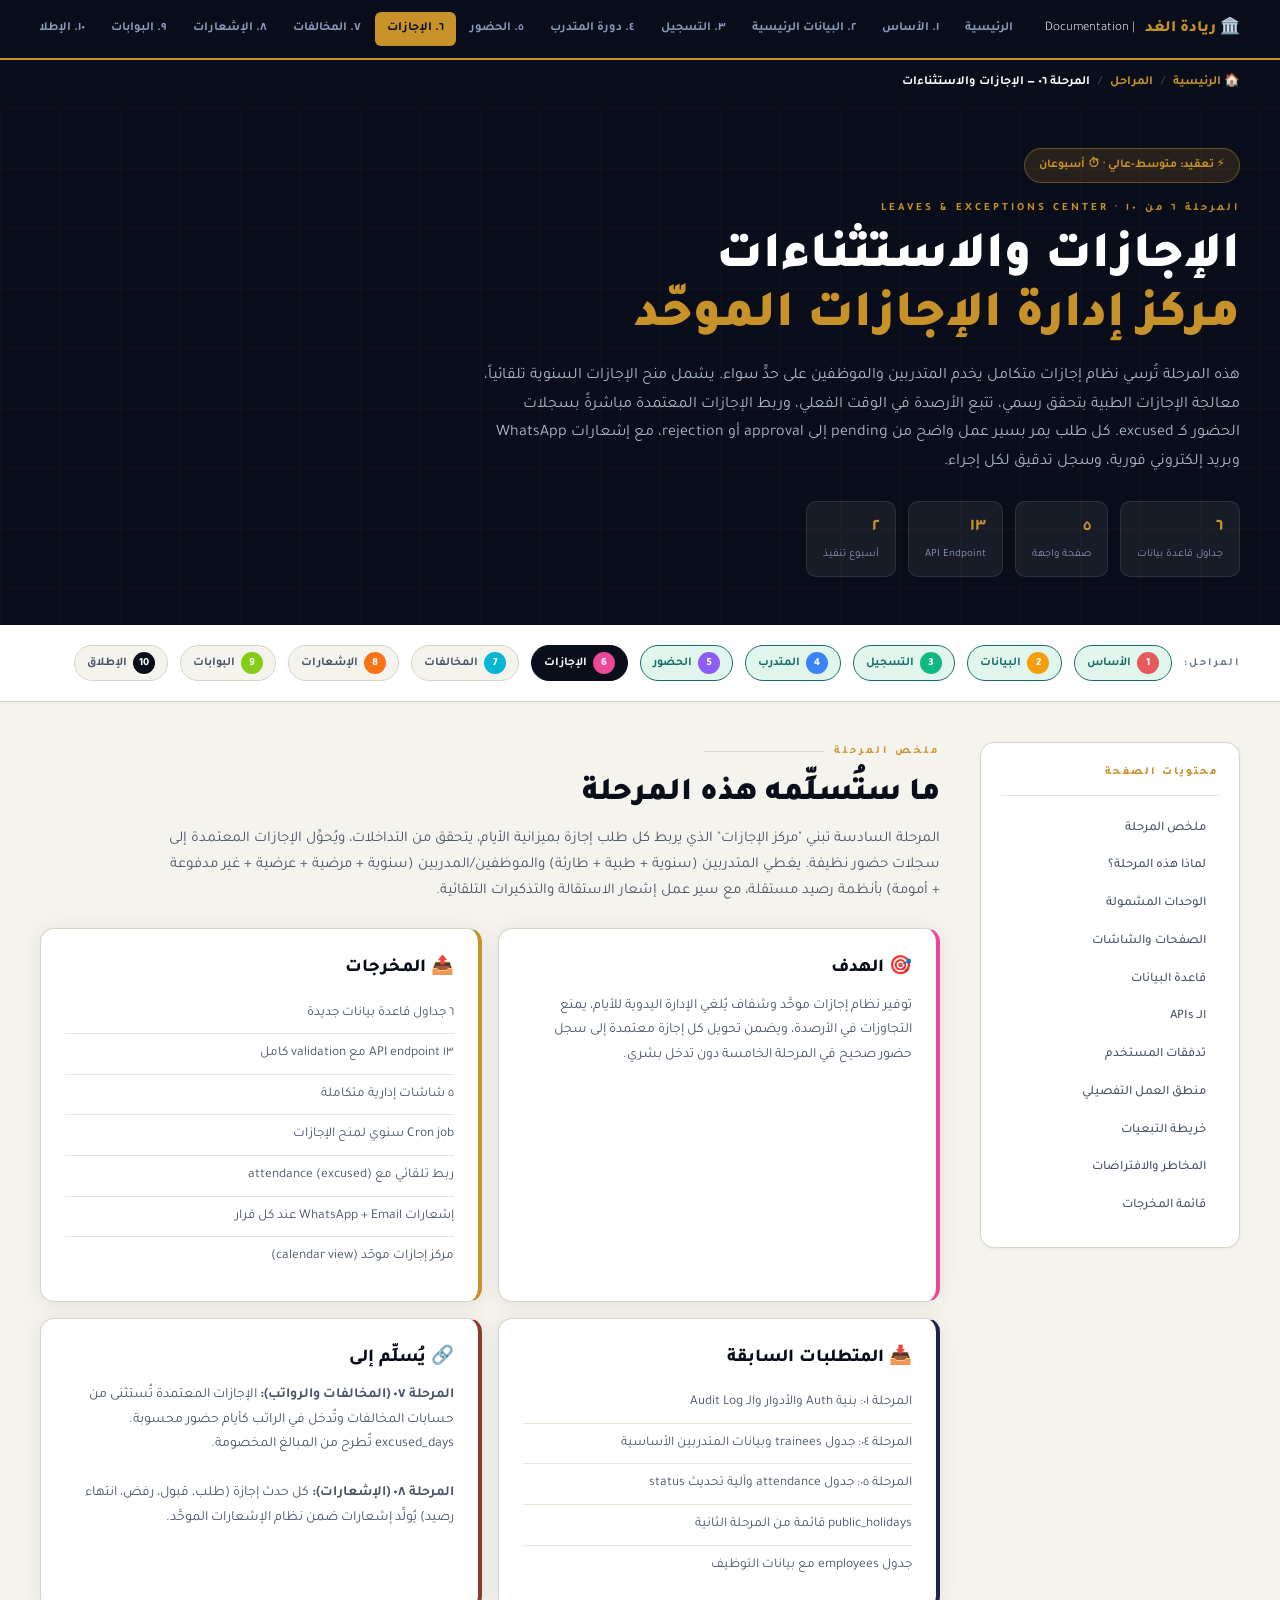
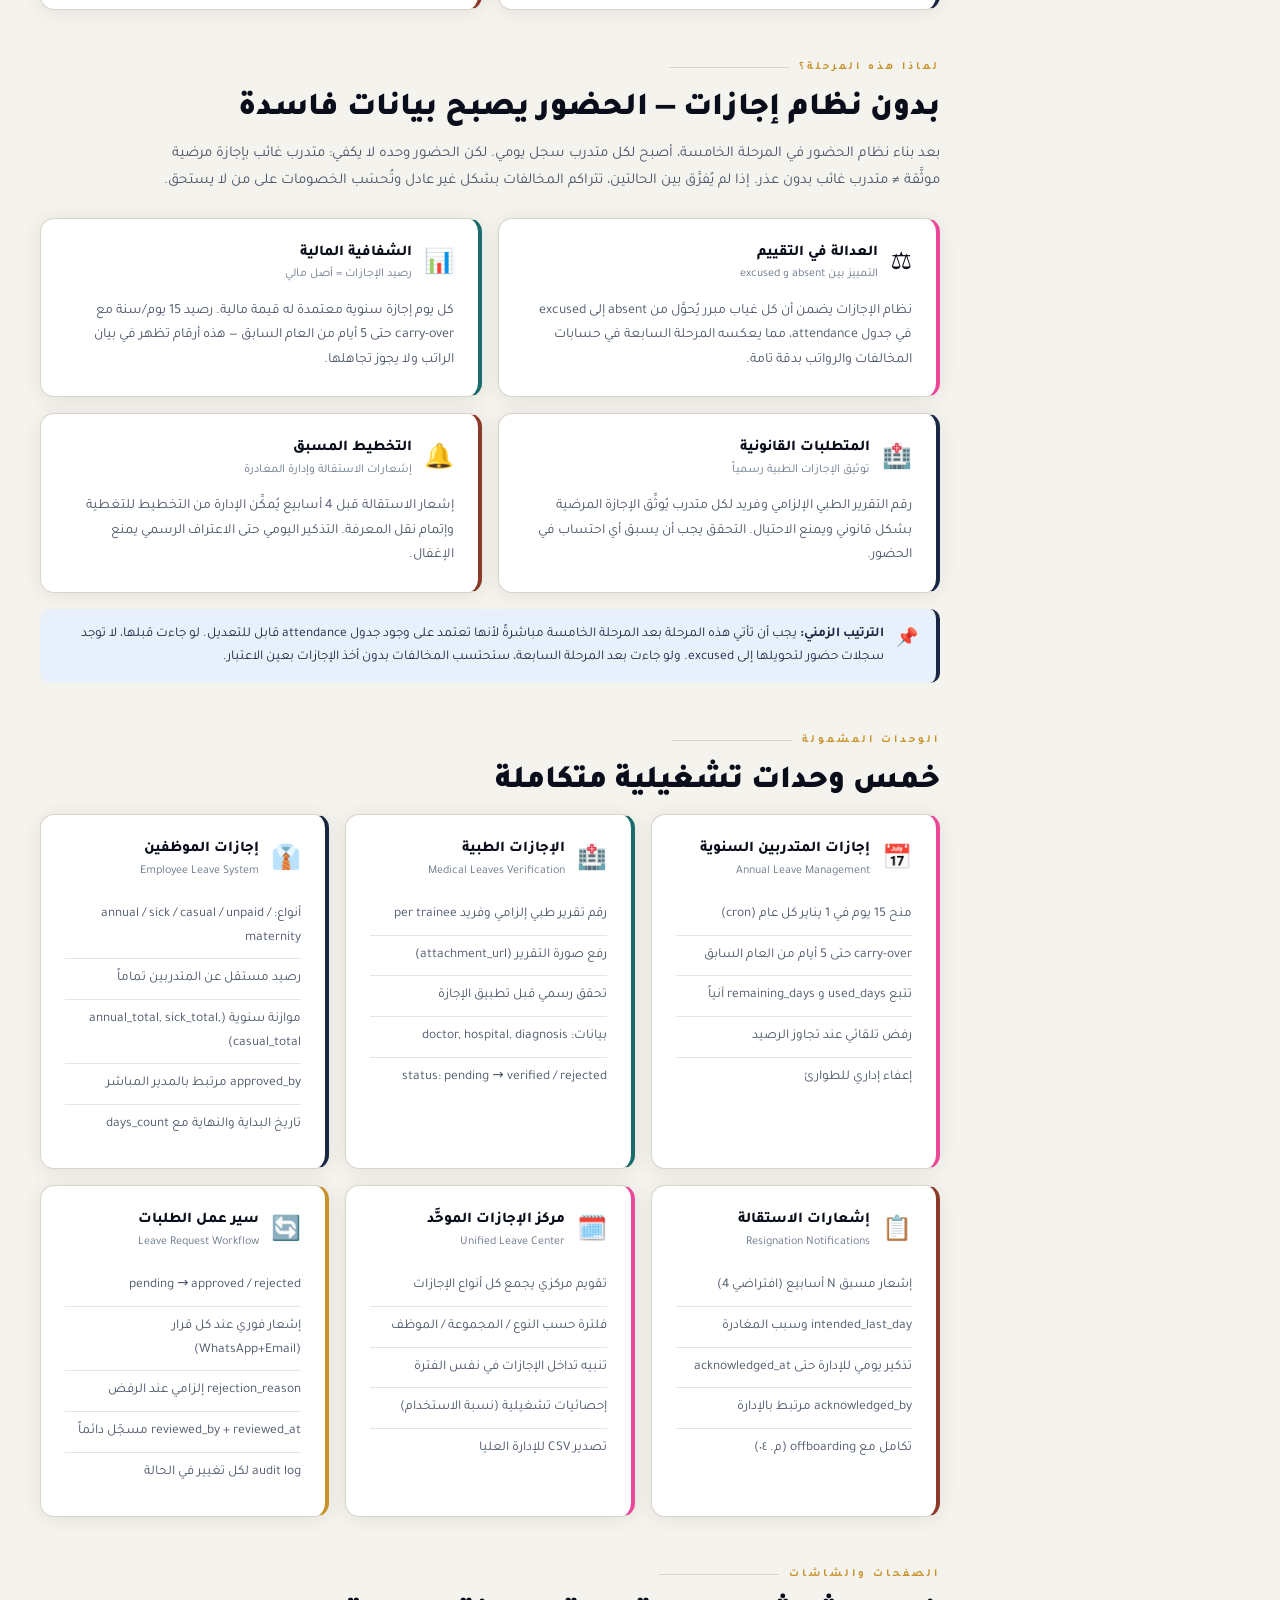
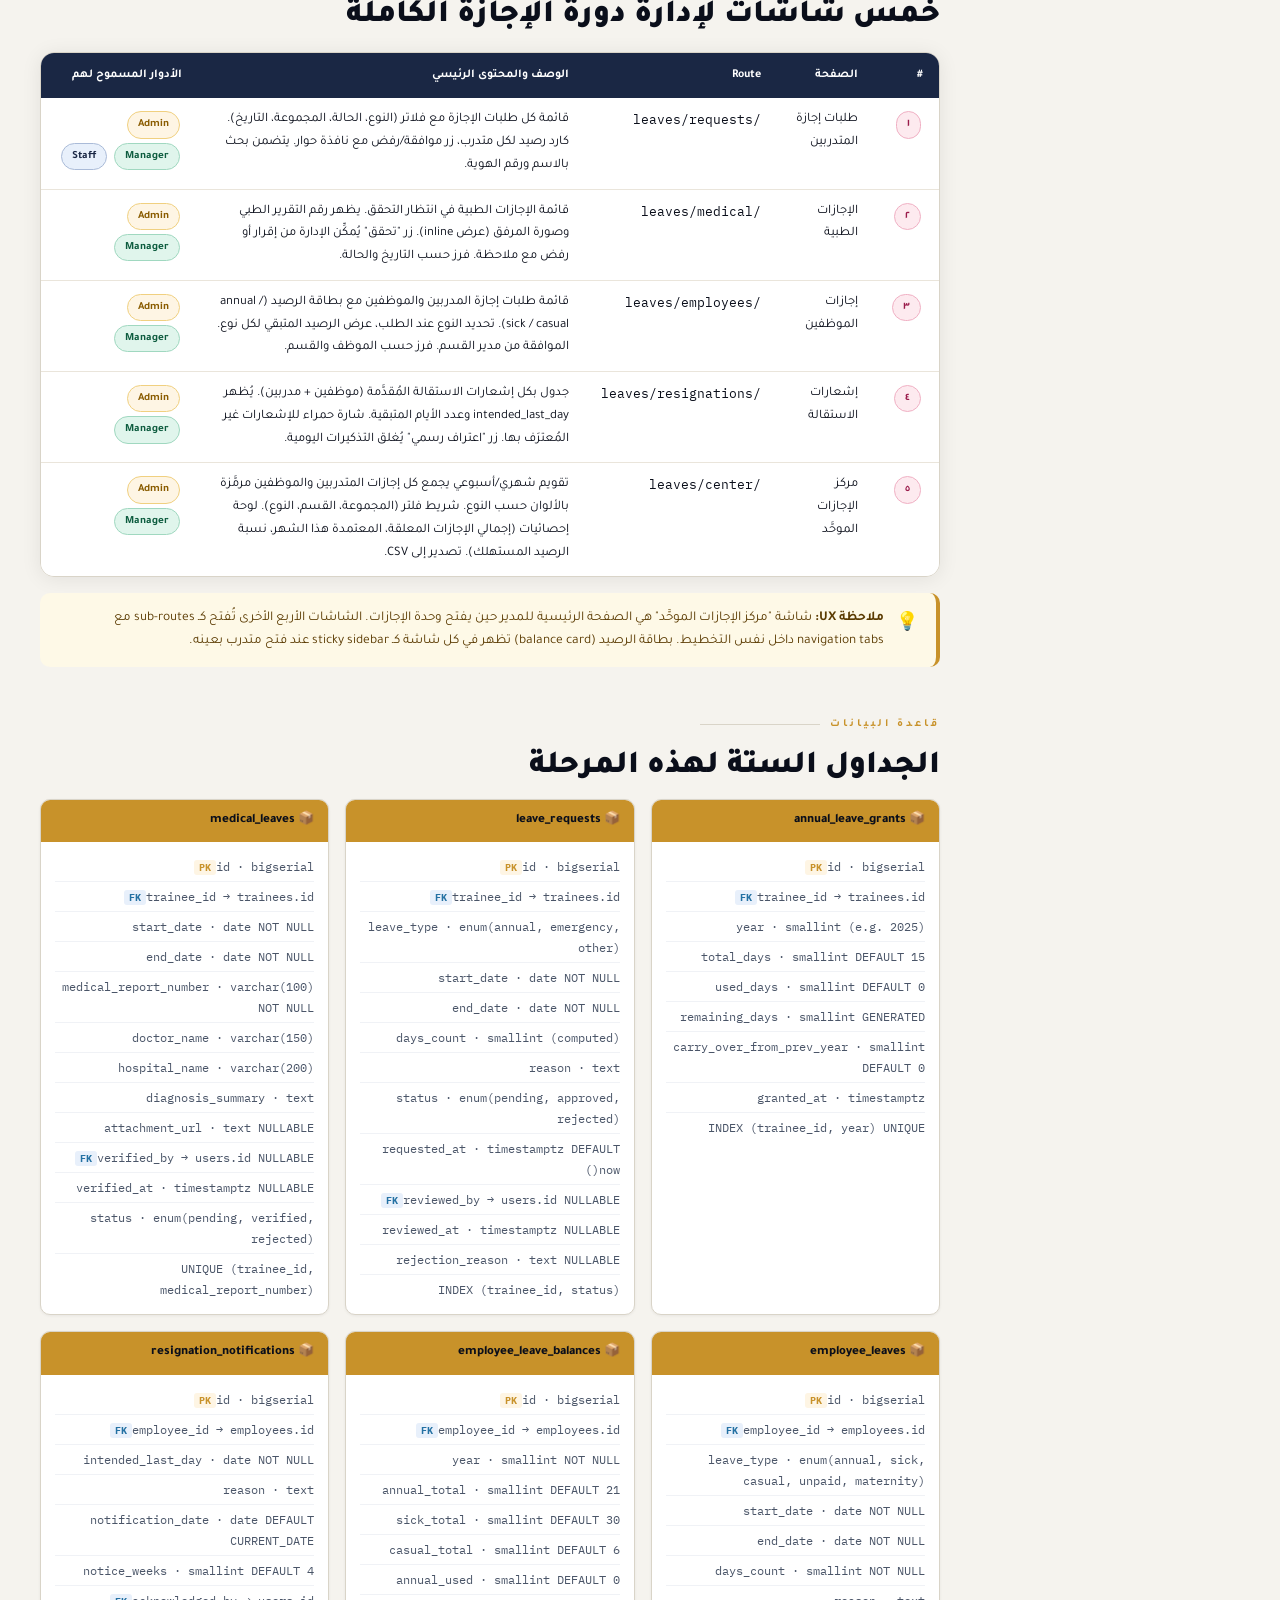
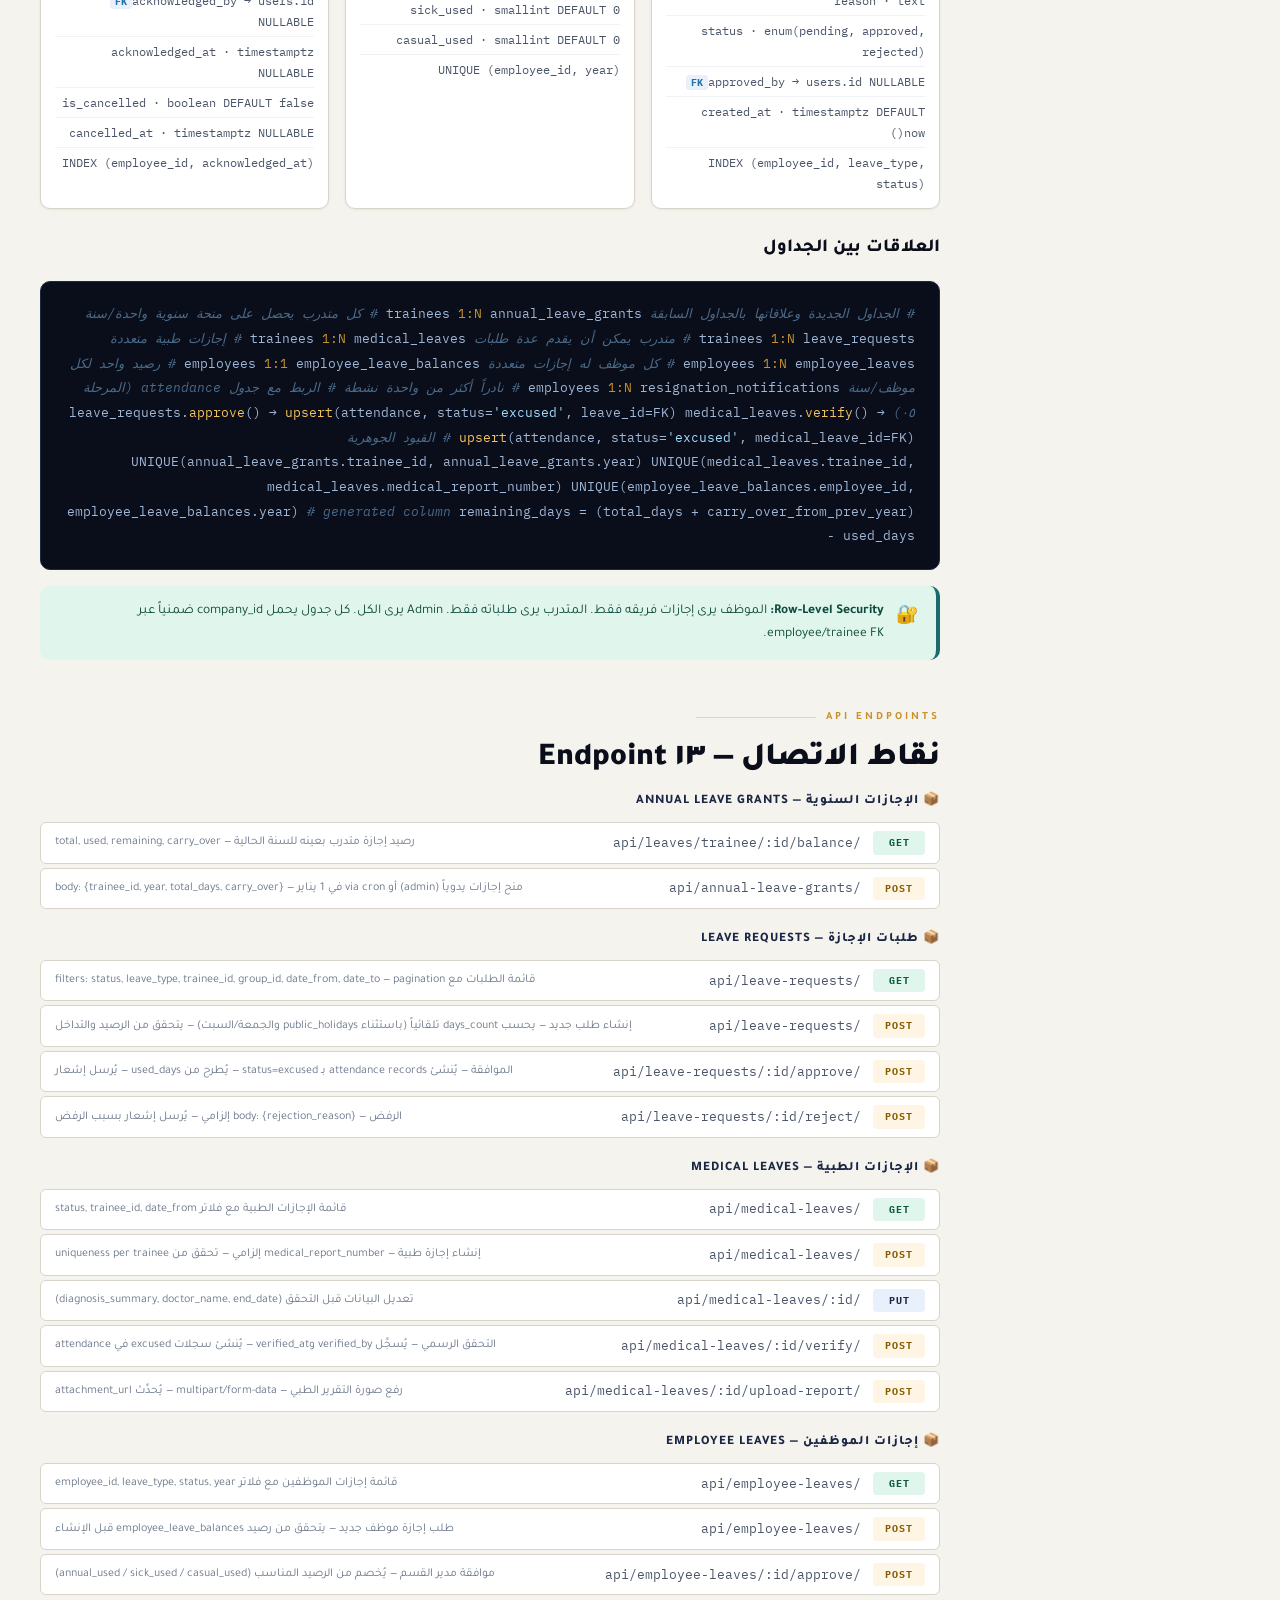
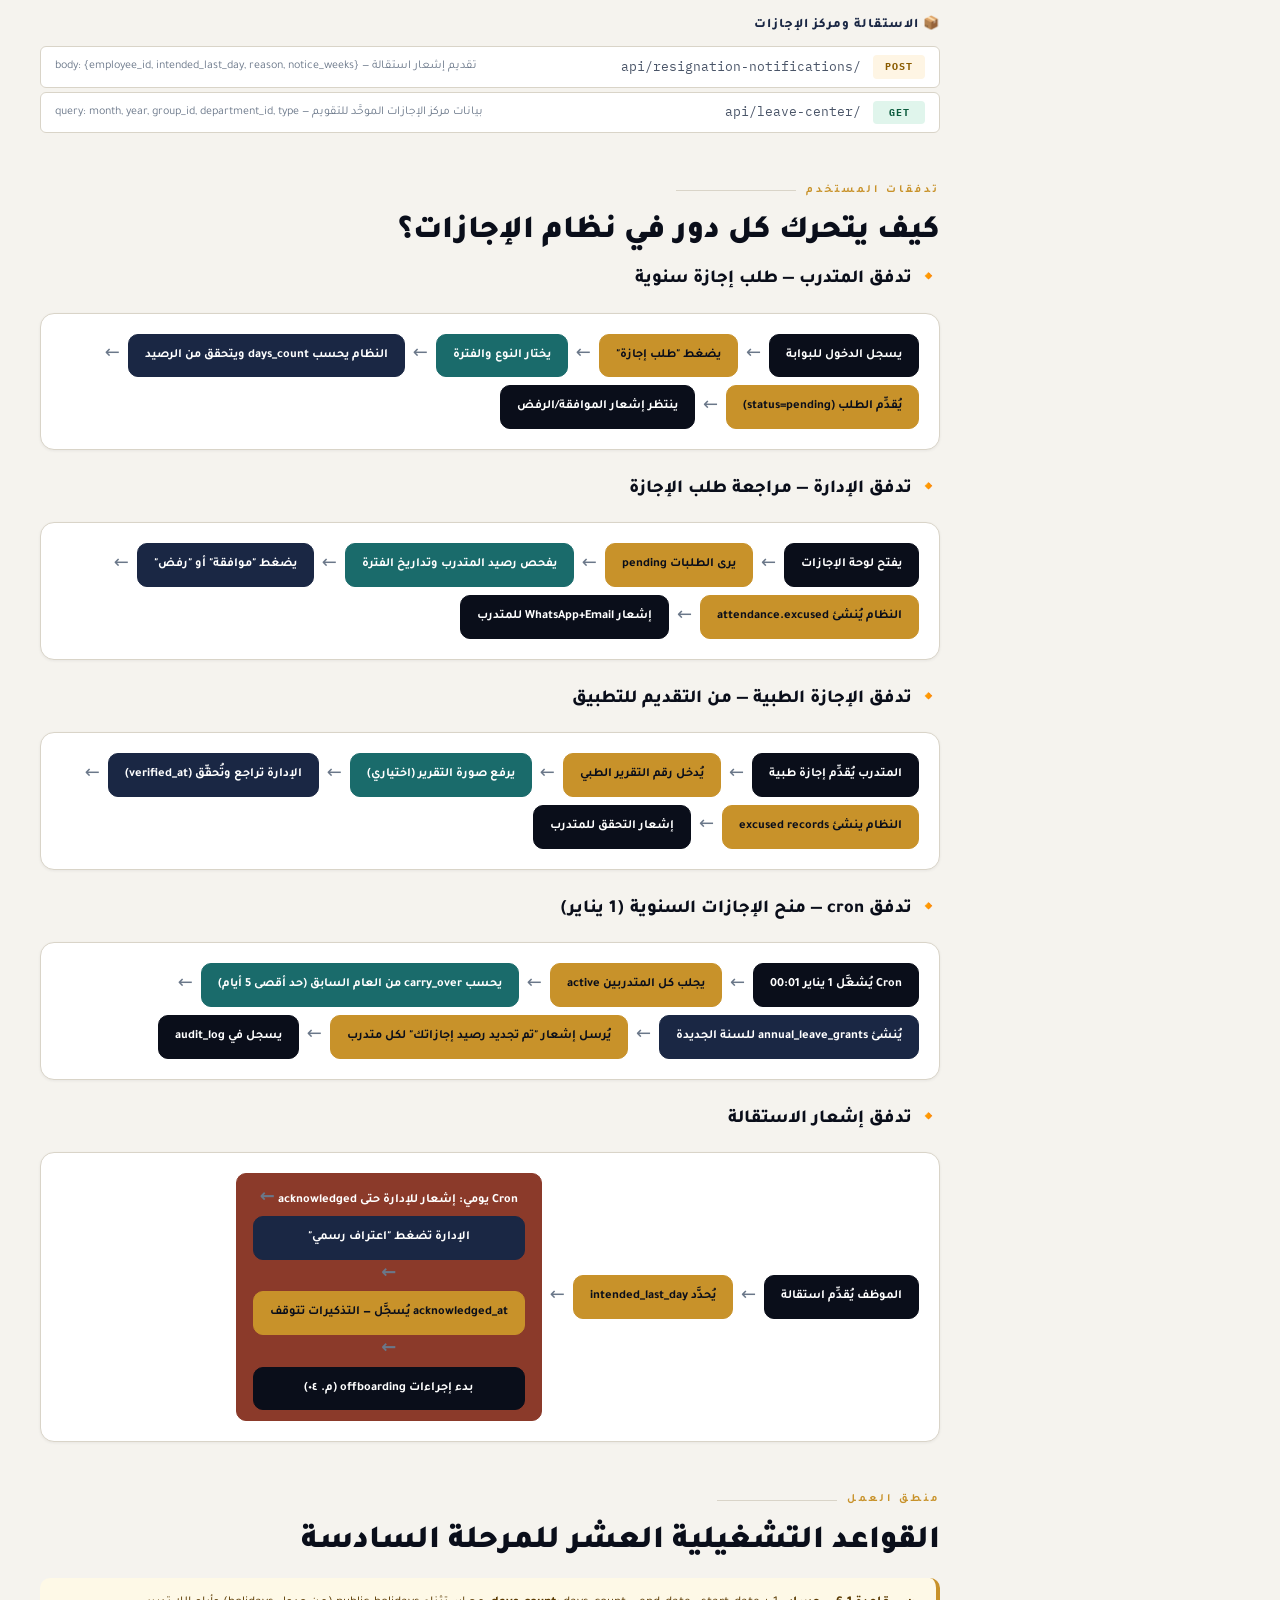
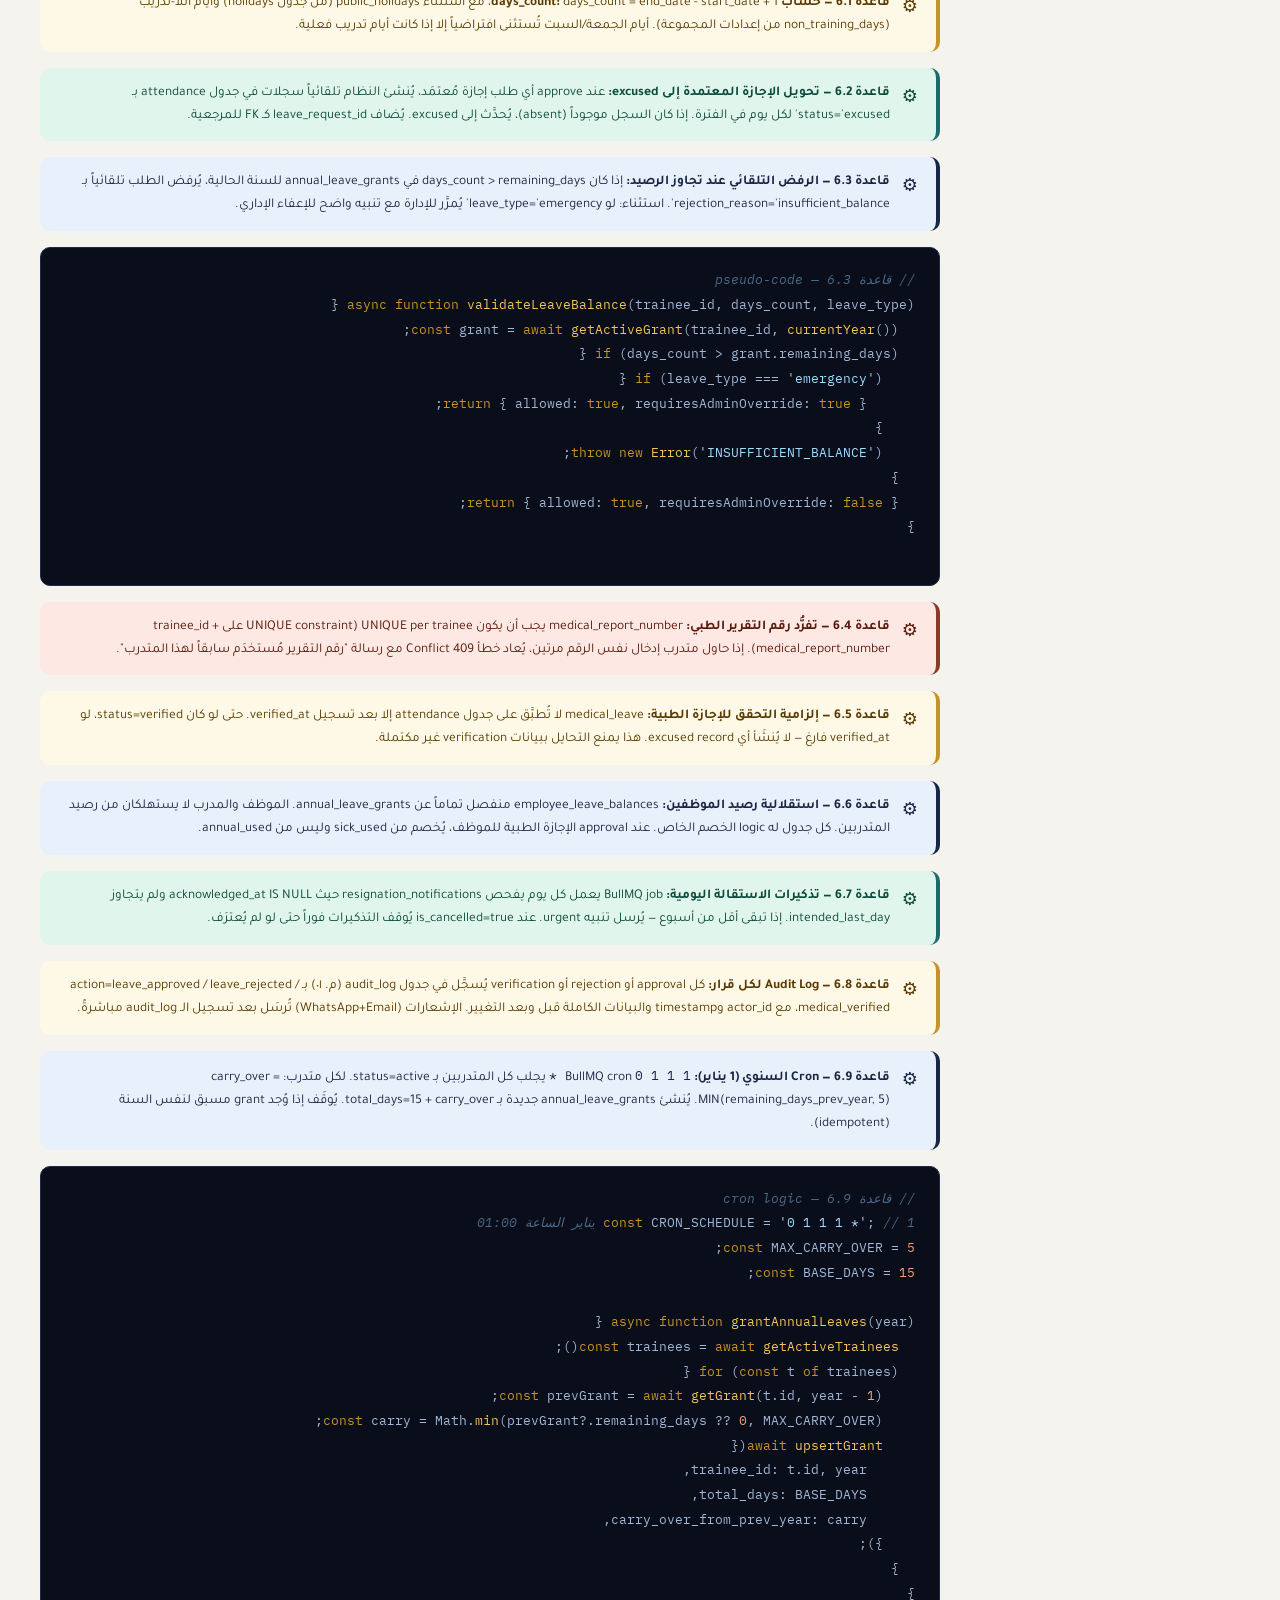
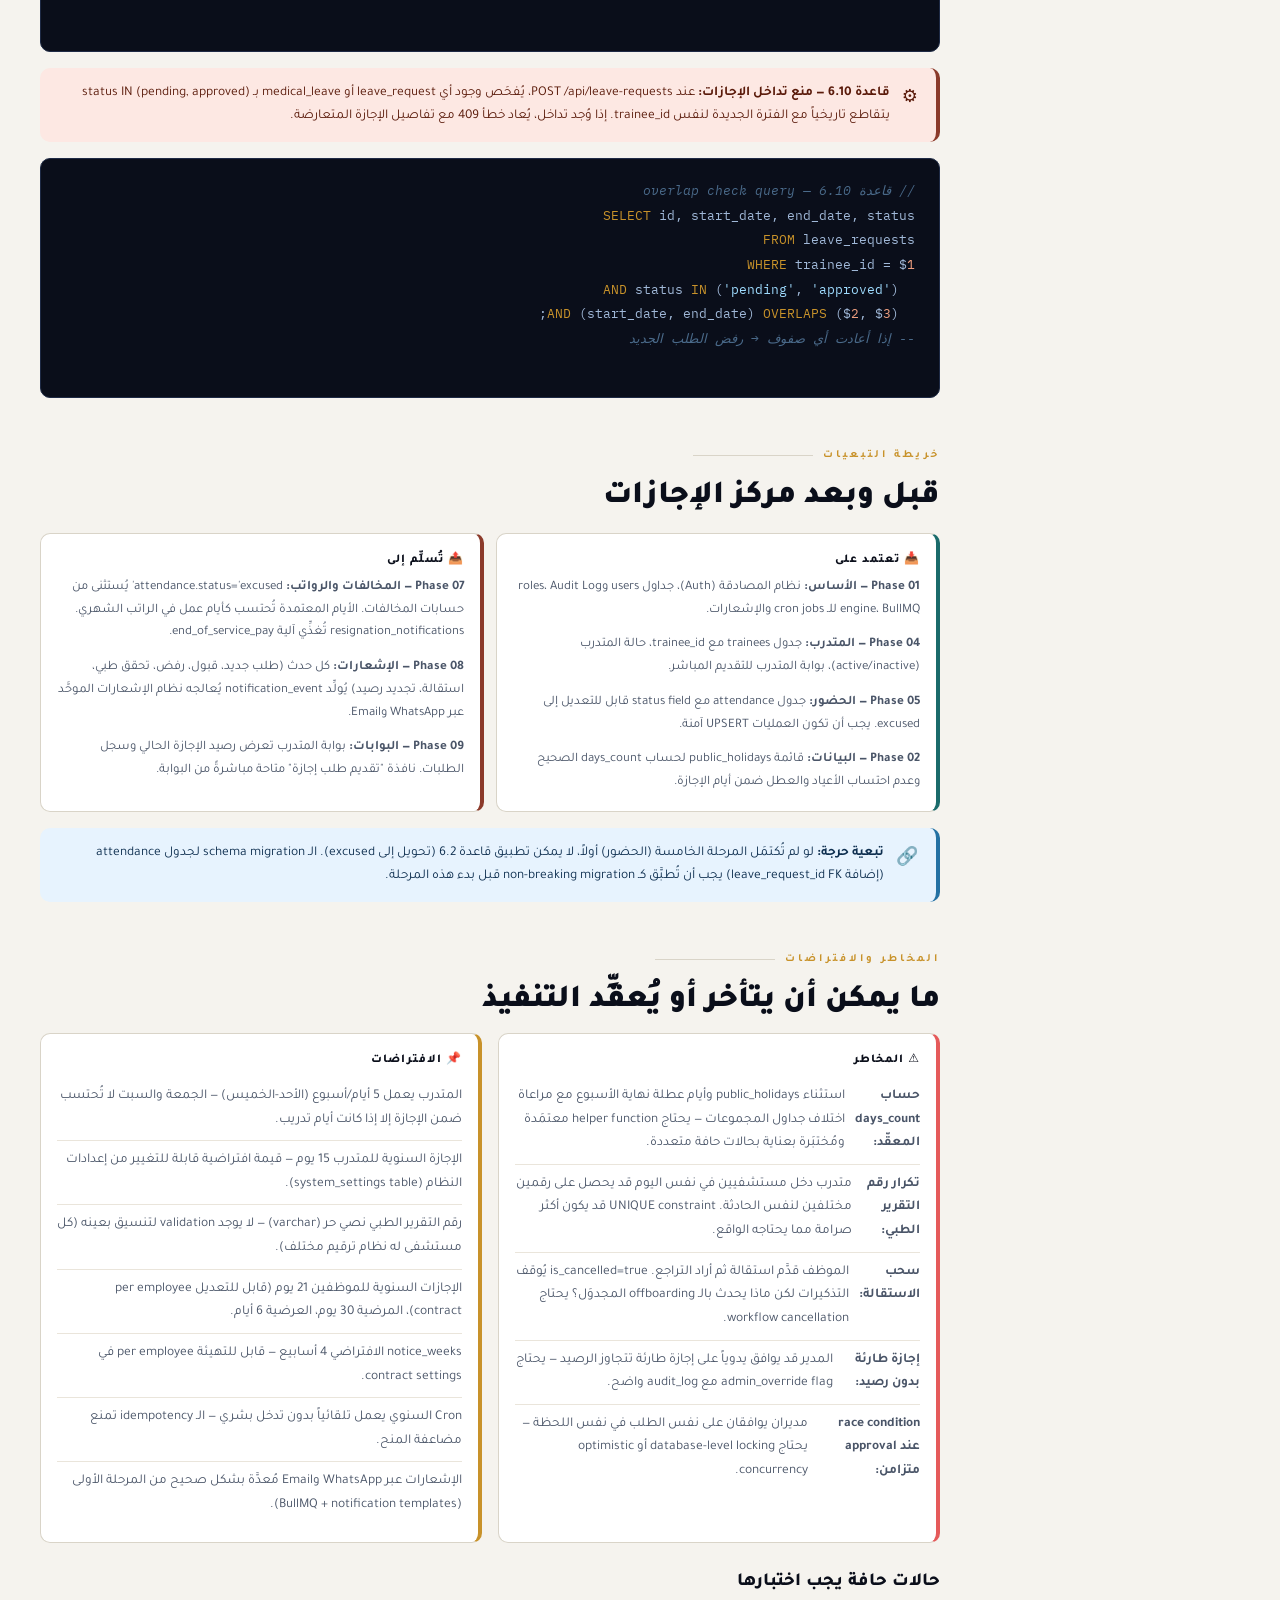
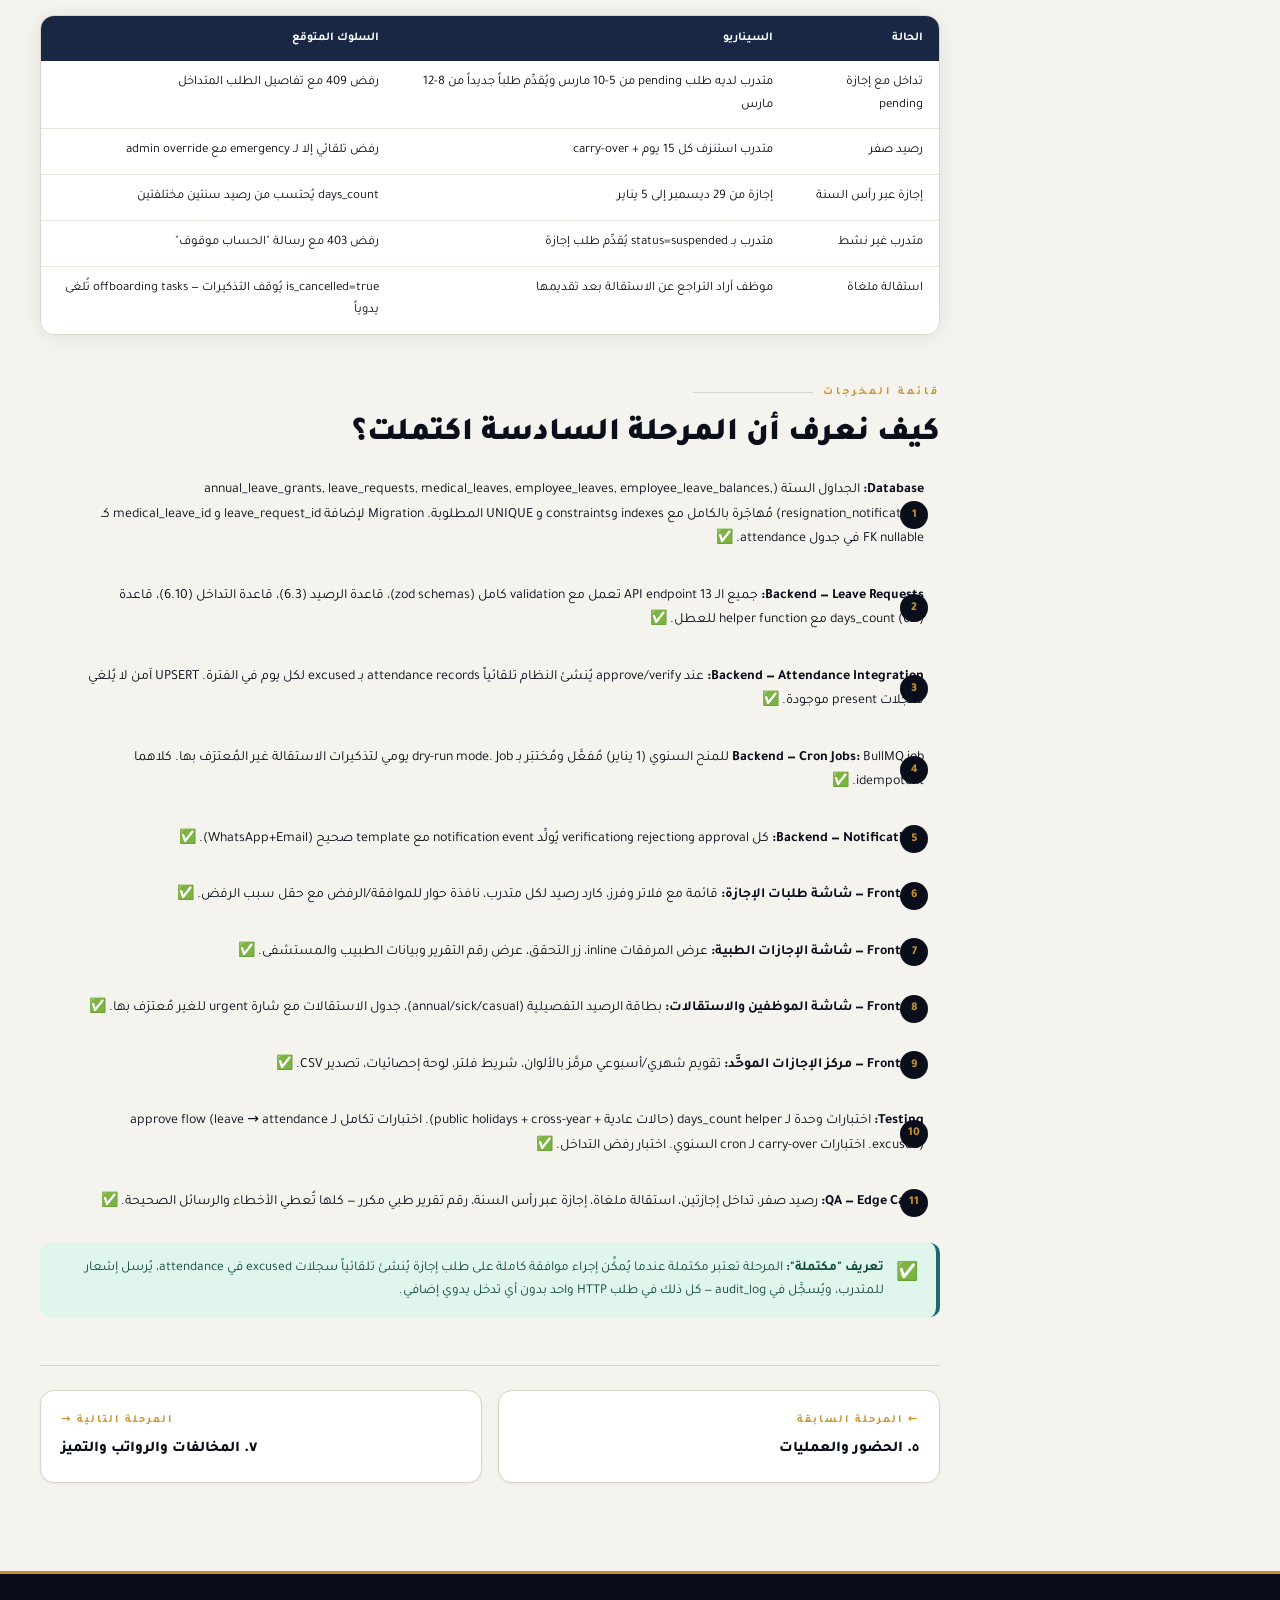
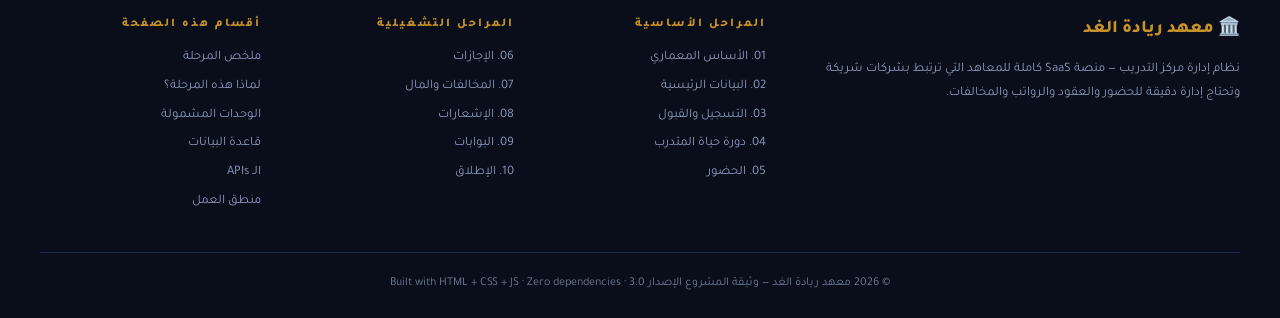
<file: phase-06-leaves-exceptions.html>
<!DOCTYPE html>
<html lang="ar" dir="rtl">
<head>
<meta charset="UTF-8">
<meta name="viewport" content="width=device-width, initial-scale=1.0">
<title>المرحلة ٠٦ — الإجازات والاستثناءات | معهد ريادة الغد</title>
<meta name="description" content="توثيق كامل للمرحلة السادسة — نظام الإجازات والاستثناءات لمعهد ريادة الغد: الإجازات السنوية، الطبية، إجازات الموظفين، إشعارات الاستقالة، ومركز الإجازات الموحد.">
<link rel="preconnect" href="https://fonts.googleapis.com">
<link rel="preconnect" href="https://fonts.gstatic.com" crossorigin>
<link href="https://fonts.googleapis.com/css2?family=Tajawal:wght@300;400;500;700;800;900&family=IBM+Plex+Mono:wght@400;500;700&display=swap" rel="stylesheet">
<link rel="stylesheet" href="assets/css/style.css">
</head>
<body>

<!-- 1. Top Nav -->
<nav class="site-nav">
  <div class="site-nav-inner">
    <a href="index.html" class="nav-logo">🏛️ ريادة الغد <span>| Documentation</span></a>
    <button class="nav-toggle" aria-label="القائمة">☰</button>
    <div class="nav-links">
      <a href="index.html">الرئيسية</a>
      <a href="phase-01-foundation.html">١. الأساس</a>
      <a href="phase-02-master-data.html">٢. البيانات الرئيسية</a>
      <a href="phase-03-registration-intake.html">٣. التسجيل</a>
      <a href="phase-04-trainee-lifecycle.html">٤. دورة المتدرب</a>
      <a href="phase-05-attendance-operations.html">٥. الحضور</a>
      <a href="phase-06-leaves-exceptions.html" class="active">٦. الإجازات</a>
      <a href="phase-07-violations-financials.html">٧. المخالفات</a>
      <a href="phase-08-notifications-reports.html">٨. الإشعارات</a>
      <a href="phase-09-portals-admin-ops.html">٩. البوابات</a>
      <a href="phase-10-launch-roadmap.html">١٠. الإطلاق</a>
    </div>
  </div>
</nav>
<div class="scroll-progress"><div class="scroll-progress-bar"></div></div>

<!-- 2. Breadcrumb -->
<div class="breadcrumb">
  <div class="breadcrumb-inner">
    <a href="index.html">🏠 الرئيسية</a>
    <span class="sep">/</span>
    <a href="index.html#timeline">المراحل</a>
    <span class="sep">/</span>
    <span class="current">المرحلة ٠٦ — الإجازات والاستثناءات</span>
  </div>
</div>

<!-- 3. Page Hero -->
<header class="page-hero">
  <div class="page-hero-inner">
    <div class="complexity-badge">⚡ تعقيد: متوسط-عالي · ⏱ أسبوعان</div>
    <div class="hero-label">المرحلة ٦ من ١٠ · Leaves &amp; Exceptions Center</div>
    <h1>الإجازات والاستثناءات<br><span>مركز إدارة الإجازات الموحّد</span></h1>
    <p class="hero-desc">
      هذه المرحلة تُرسي نظام إجازات متكامل يخدم المتدربين والموظفين على حدٍّ سواء. يشمل منح الإجازات السنوية تلقائياً، معالجة الإجازات الطبية بتحقق رسمي، تتبع الأرصدة في الوقت الفعلي، وربط الإجازات المعتمدة مباشرةً بسجلات الحضور كـ excused. كل طلب يمر بسير عمل واضح من pending إلى approval أو rejection، مع إشعارات WhatsApp وبريد إلكتروني فورية، وسجل تدقيق لكل إجراء.
    </p>
    <div class="hero-meta">
      <div class="hero-meta-item"><strong>٦</strong><span>جداول قاعدة بيانات</span></div>
      <div class="hero-meta-item"><strong>٥</strong><span>صفحة واجهة</span></div>
      <div class="hero-meta-item"><strong>١٣</strong><span>API Endpoint</span></div>
      <div class="hero-meta-item"><strong>٢</strong><span>أسبوع تنفيذ</span></div>
    </div>
  </div>
</header>

<!-- 4. Phase Navigator -->
<div class="phase-navigator">
  <div class="phase-nav-inner">
    <span class="phase-nav-label">المراحل:</span>
    <a href="phase-01-foundation.html" class="phase-dot done"><span class="pd-num pdn-1">1</span>الأساس</a>
    <a href="phase-02-master-data.html" class="phase-dot done"><span class="pd-num pdn-2">2</span>البيانات</a>
    <a href="phase-03-registration-intake.html" class="phase-dot done"><span class="pd-num pdn-3">3</span>التسجيل</a>
    <a href="phase-04-trainee-lifecycle.html" class="phase-dot done"><span class="pd-num pdn-4">4</span>المتدرب</a>
    <a href="phase-05-attendance-operations.html" class="phase-dot done"><span class="pd-num pdn-5">5</span>الحضور</a>
    <a href="phase-06-leaves-exceptions.html" class="phase-dot current"><span class="pd-num pdn-6">6</span>الإجازات</a>
    <a href="phase-07-violations-financials.html" class="phase-dot"><span class="pd-num pdn-7">7</span>المخالفات</a>
    <a href="phase-08-notifications-reports.html" class="phase-dot"><span class="pd-num pdn-8">8</span>الإشعارات</a>
    <a href="phase-09-portals-admin-ops.html" class="phase-dot"><span class="pd-num pdn-9">9</span>البوابات</a>
    <a href="phase-10-launch-roadmap.html" class="phase-dot"><span class="pd-num pdn-10">10</span>الإطلاق</a>
  </div>
</div>

<!-- 5. Main Body -->
<div class="page-body">
  <aside class="toc">
    <h4>محتويات الصفحة</h4>
    <ul>
      <li><a href="#summary">ملخص المرحلة</a></li>
      <li><a href="#why">لماذا هذه المرحلة؟</a></li>
      <li><a href="#modules">الوحدات المشمولة</a></li>
      <li><a href="#screens">الصفحات والشاشات</a></li>
      <li><a href="#database">قاعدة البيانات</a></li>
      <li><a href="#apis">الـ APIs</a></li>
      <li><a href="#flows">تدفقات المستخدم</a></li>
      <li><a href="#logic">منطق العمل التفصيلي</a></li>
      <li><a href="#dependencies">خريطة التبعيات</a></li>
      <li><a href="#risks">المخاطر والافتراضات</a></li>
      <li><a href="#checklist">قائمة المخرجات</a></li>
    </ul>
  </aside>

  <main class="content">

    <!-- ========== SECTION 1: SUMMARY ========== -->
    <section id="summary" class="section">
      <div class="section-label">ملخص المرحلة</div>
      <h2 class="section-title">ما ستُسلِّمه هذه المرحلة</h2>
      <p class="section-desc">
        المرحلة السادسة تبني "مركز الإجازات" الذي يربط كل طلب إجازة بميزانية الأيام، يتحقق من التداخلات، ويُحوِّل الإجازات المعتمدة إلى سجلات حضور نظيفة. يغطي المتدربين (سنوية + طبية + طارئة) والموظفين/المدربين (سنوية + مرضية + عرضية + غير مدفوعة + أمومة) بأنظمة رصيد مستقلة، مع سير عمل إشعار الاستقالة والتذكيرات التلقائية.
      </p>
      <div class="grid grid-2">
        <div class="card card-accent c-p6">
          <h3>🎯 الهدف</h3>
          <p>توفير نظام إجازات موحَّد وشفاف يُلغي الإدارة اليدوية للأيام، يمنع التجاوزات في الأرصدة، ويضمن تحويل كل إجازة معتمدة إلى سجل حضور صحيح في المرحلة الخامسة دون تدخل بشري.</p>
        </div>
        <div class="card card-accent c-gold">
          <h3>📤 المخرجات</h3>
          <ul class="feat-list">
            <li>٦ جداول قاعدة بيانات جديدة</li>
            <li>١٣ API endpoint مع validation كامل</li>
            <li>٥ شاشات إدارية متكاملة</li>
            <li>Cron job سنوي لمنح الإجازات</li>
            <li>ربط تلقائي مع attendance (excused)</li>
            <li>إشعارات WhatsApp + Email عند كل قرار</li>
            <li>مركز إجازات موحّد (calendar view)</li>
          </ul>
        </div>
        <div class="card card-accent c-navy">
          <h3>📥 المتطلبات السابقة</h3>
          <ul class="feat-list">
            <li>المرحلة ٠١: بنية Auth والأدوار والـ Audit Log</li>
            <li>المرحلة ٠٤: جدول trainees وبيانات المتدربين الأساسية</li>
            <li>المرحلة ٠٥: جدول attendance وآلية تحديث status</li>
            <li>public_holidays قائمة من المرحلة الثانية</li>
            <li>جدول employees مع بيانات التوظيف</li>
          </ul>
        </div>
        <div class="card card-accent c-rust">
          <h3>🔗 يُسلِّم إلى</h3>
          <p>
            <strong>المرحلة ٠٧ (المخالفات والرواتب):</strong> الإجازات المعتمدة تُستثنى من حسابات المخالفات وتُدخل في الراتب كأيام حضور محسوبة. excused_days تُطرح من المبالغ المخصومة.
            <br><br>
            <strong>المرحلة ٠٨ (الإشعارات):</strong> كل حدث إجازة (طلب، قبول، رفض، انتهاء رصيد) يُولِّد إشعارات ضمن نظام الإشعارات الموحَّد.
          </p>
        </div>
      </div>
    </section>

    <!-- ========== SECTION 2: WHY ========== -->
    <section id="why" class="section">
      <div class="section-label">لماذا هذه المرحلة؟</div>
      <h2 class="section-title">بدون نظام إجازات — الحضور يصبح بيانات فاسدة</h2>
      <p class="section-desc">
        بعد بناء نظام الحضور في المرحلة الخامسة، أصبح لكل متدرب سجل يومي. لكن الحضور وحده لا يكفي: متدرب غائب بإجازة مرضية موثَّقة ≠ متدرب غائب بدون عذر. إذا لم يُفرَّق بين الحالتين، تتراكم المخالفات بشكل غير عادل وتُحسَب الخصومات على من لا يستحق.
      </p>
      <div class="grid grid-2">
        <div class="card card-accent c-p6">
          <div class="card-head">
            <div class="card-icon">⚖️</div>
            <div>
              <div class="card-title">العدالة في التقييم</div>
              <div class="card-sub">التمييز بين absent و excused</div>
            </div>
          </div>
          <p>نظام الإجازات يضمن أن كل غياب مبرر يُحوَّل من absent إلى excused في جدول attendance، مما يعكسه المرحلة السابعة في حسابات المخالفات والرواتب بدقة تامة.</p>
        </div>
        <div class="card card-accent c-teal">
          <div class="card-head">
            <div class="card-icon">📊</div>
            <div>
              <div class="card-title">الشفافية المالية</div>
              <div class="card-sub">رصيد الإجازات = أصل مالي</div>
            </div>
          </div>
          <p>كل يوم إجازة سنوية معتمدة له قيمة مالية. رصيد 15 يوم/سنة مع carry-over حتى 5 أيام من العام السابق — هذه أرقام تظهر في بيان الراتب ولا يجوز تجاهلها.</p>
        </div>
        <div class="card card-accent c-navy">
          <div class="card-head">
            <div class="card-icon">🏥</div>
            <div>
              <div class="card-title">المتطلبات القانونية</div>
              <div class="card-sub">توثيق الإجازات الطبية رسمياً</div>
            </div>
          </div>
          <p>رقم التقرير الطبي الإلزامي وفريد لكل متدرب يُوثِّق الإجازة المرضية بشكل قانوني ويمنع الاحتيال. التحقق يجب أن يسبق أي احتساب في الحضور.</p>
        </div>
        <div class="card card-accent c-rust">
          <div class="card-head">
            <div class="card-icon">🔔</div>
            <div>
              <div class="card-title">التخطيط المسبق</div>
              <div class="card-sub">إشعارات الاستقالة وإدارة المغادرة</div>
            </div>
          </div>
          <p>إشعار الاستقالة قبل 4 أسابيع يُمكِّن الإدارة من التخطيط للتغطية وإتمام نقل المعرفة. التذكير اليومي حتى الاعتراف الرسمي يمنع الإغفال.</p>
        </div>
      </div>

      <div class="alert al-navy">
        <span class="ico">📌</span>
        <div><strong>الترتيب الزمني:</strong> يجب أن تأتي هذه المرحلة بعد المرحلة الخامسة مباشرةً لأنها تعتمد على وجود جدول attendance قابل للتعديل. لو جاءت قبلها، لا توجد سجلات حضور لتحويلها إلى excused. ولو جاءت بعد المرحلة السابعة، ستحتسب المخالفات بدون أخذ الإجازات بعين الاعتبار.</div>
      </div>
    </section>

    <!-- ========== SECTION 3: MODULES ========== -->
    <section id="modules" class="section">
      <div class="section-label">الوحدات المشمولة</div>
      <h2 class="section-title">خمس وحدات تشغيلية متكاملة</h2>
      <div class="grid grid-3">

        <div class="card card-accent c-p6">
          <div class="card-head">
            <div class="card-icon">📅</div>
            <div>
              <div class="card-title">إجازات المتدربين السنوية</div>
              <div class="card-sub">Annual Leave Management</div>
            </div>
          </div>
          <ul class="feat-list">
            <li>منح 15 يوم في 1 يناير كل عام (cron)</li>
            <li>carry-over حتى 5 أيام من العام السابق</li>
            <li>تتبع used_days و remaining_days آنياً</li>
            <li>رفض تلقائي عند تجاوز الرصيد</li>
            <li>إعفاء إداري للطوارئ</li>
          </ul>
        </div>

        <div class="card card-accent c-teal">
          <div class="card-head">
            <div class="card-icon">🏥</div>
            <div>
              <div class="card-title">الإجازات الطبية</div>
              <div class="card-sub">Medical Leaves Verification</div>
            </div>
          </div>
          <ul class="feat-list">
            <li>رقم تقرير طبي إلزامي وفريد per trainee</li>
            <li>رفع صورة التقرير (attachment_url)</li>
            <li>تحقق رسمي قبل تطبيق الإجازة</li>
            <li>بيانات: doctor, hospital, diagnosis</li>
            <li>status: pending → verified / rejected</li>
          </ul>
        </div>

        <div class="card card-accent c-navy">
          <div class="card-head">
            <div class="card-icon">👔</div>
            <div>
              <div class="card-title">إجازات الموظفين</div>
              <div class="card-sub">Employee Leave System</div>
            </div>
          </div>
          <ul class="feat-list">
            <li>أنواع: annual / sick / casual / unpaid / maternity</li>
            <li>رصيد مستقل عن المتدربين تماماً</li>
            <li>موازنة سنوية (annual_total, sick_total, casual_total)</li>
            <li>approved_by مرتبط بالمدير المباشر</li>
            <li>تاريخ البداية والنهاية مع days_count</li>
          </ul>
        </div>

        <div class="card card-accent c-rust">
          <div class="card-head">
            <div class="card-icon">📋</div>
            <div>
              <div class="card-title">إشعارات الاستقالة</div>
              <div class="card-sub">Resignation Notifications</div>
            </div>
          </div>
          <ul class="feat-list">
            <li>إشعار مسبق N أسابيع (افتراضي 4)</li>
            <li>intended_last_day وسبب المغادرة</li>
            <li>تذكير يومي للإدارة حتى acknowledged_at</li>
            <li>acknowledged_by مرتبط بالإدارة</li>
            <li>تكامل مع offboarding (م. ٠٤)</li>
          </ul>
        </div>

        <div class="card card-accent c-p6">
          <div class="card-head">
            <div class="card-icon">🗓️</div>
            <div>
              <div class="card-title">مركز الإجازات الموحَّد</div>
              <div class="card-sub">Unified Leave Center</div>
            </div>
          </div>
          <ul class="feat-list">
            <li>تقويم مركزي يجمع كل أنواع الإجازات</li>
            <li>فلترة حسب النوع / المجموعة / الموظف</li>
            <li>تنبيه تداخل الإجازات في نفس الفترة</li>
            <li>إحصائيات تشغيلية (نسبة الاستخدام)</li>
            <li>تصدير CSV للإدارة العليا</li>
          </ul>
        </div>

        <div class="card card-accent c-gold">
          <div class="card-head">
            <div class="card-icon">🔄</div>
            <div>
              <div class="card-title">سير عمل الطلبات</div>
              <div class="card-sub">Leave Request Workflow</div>
            </div>
          </div>
          <ul class="feat-list">
            <li>pending → approved / rejected</li>
            <li>إشعار فوري عند كل قرار (WhatsApp+Email)</li>
            <li>rejection_reason إلزامي عند الرفض</li>
            <li>reviewed_by + reviewed_at مسجّل دائماً</li>
            <li>audit log لكل تغيير في الحالة</li>
          </ul>
        </div>

      </div>
    </section>

    <!-- ========== SECTION 4: SCREENS ========== -->
    <section id="screens" class="section">
      <div class="section-label">الصفحات والشاشات</div>
      <h2 class="section-title">خمس شاشات لإدارة دورة الإجازة الكاملة</h2>
      <div class="tbl-wrap">
        <table>
          <thead>
            <tr>
              <th>#</th>
              <th>الصفحة</th>
              <th>Route</th>
              <th>الوصف والمحتوى الرئيسي</th>
              <th>الأدوار المسموح لهم</th>
            </tr>
          </thead>
          <tbody>
            <tr>
              <td><span class="badge b-pink">١</span></td>
              <td>طلبات إجازة المتدربين</td>
              <td><code>/leaves/requests</code></td>
              <td>قائمة كل طلبات الإجازة مع فلاتر (النوع، الحالة، المجموعة، التاريخ). كارد رصيد لكل متدرب، زر موافقة/رفض مع نافذة حوار. يتضمن بحث بالاسم ورقم الهوية.</td>
              <td><span class="badge b-gold">Admin</span> <span class="badge b-teal">Manager</span> <span class="badge b-navy">Staff</span></td>
            </tr>
            <tr>
              <td><span class="badge b-pink">٢</span></td>
              <td>الإجازات الطبية</td>
              <td><code>/leaves/medical</code></td>
              <td>قائمة الإجازات الطبية في انتظار التحقق. يظهر رقم التقرير الطبي وصورة المرفق (عرض inline). زر "تحقق" يُمكِّن الإدارة من إقرار أو رفض مع ملاحظة. فرز حسب التاريخ والحالة.</td>
              <td><span class="badge b-gold">Admin</span> <span class="badge b-teal">Manager</span></td>
            </tr>
            <tr>
              <td><span class="badge b-pink">٣</span></td>
              <td>إجازات الموظفين</td>
              <td><code>/leaves/employees</code></td>
              <td>قائمة طلبات إجازة المدربين والموظفين مع بطاقة الرصيد (annual / sick / casual). تحديد النوع عند الطلب، عرض الرصيد المتبقي لكل نوع. الموافقة من مدير القسم. فرز حسب الموظف والقسم.</td>
              <td><span class="badge b-gold">Admin</span> <span class="badge b-teal">Manager</span></td>
            </tr>
            <tr>
              <td><span class="badge b-pink">٤</span></td>
              <td>إشعارات الاستقالة</td>
              <td><code>/leaves/resignations</code></td>
              <td>جدول بكل إشعارات الاستقالة المُقدَّمة (موظفين + مدربين). يُظهر intended_last_day وعدد الأيام المتبقية. شارة حمراء للإشعارات غير المُعترَف بها. زر "اعتراف رسمي" يُغلق التذكيرات اليومية.</td>
              <td><span class="badge b-gold">Admin</span> <span class="badge b-teal">Manager</span></td>
            </tr>
            <tr>
              <td><span class="badge b-pink">٥</span></td>
              <td>مركز الإجازات الموحَّد</td>
              <td><code>/leaves/center</code></td>
              <td>تقويم شهري/أسبوعي يجمع كل إجازات المتدربين والموظفين مرمَّزة بالألوان حسب النوع. شريط فلتر (المجموعة، القسم، النوع). لوحة إحصائيات (إجمالي الإجازات المعلقة، المعتمدة هذا الشهر، نسبة الرصيد المستهلك). تصدير إلى CSV.</td>
              <td><span class="badge b-gold">Admin</span> <span class="badge b-teal">Manager</span></td>
            </tr>
          </tbody>
        </table>
      </div>

      <div class="alert al-gold">
        <span class="ico">💡</span>
        <div><strong>ملاحظة UX:</strong> شاشة "مركز الإجازات الموحَّد" هي الصفحة الرئيسية للمدير حين يفتح وحدة الإجازات. الشاشات الأربع الأخرى تُفتح كـ sub-routes مع navigation tabs داخل نفس التخطيط. بطاقة الرصيد (balance card) تظهر في كل شاشة كـ sticky sidebar عند فتح متدرب بعينه.</div>
      </div>
    </section>

    <!-- ========== SECTION 5: DATABASE ========== -->
    <section id="database" class="section">
      <div class="section-label">قاعدة البيانات</div>
      <h2 class="section-title">الجداول الستة لهذه المرحلة</h2>

      <div class="grid grid-3">

        <div class="db-card">
          <div class="db-head dh-gold">📦 annual_leave_grants</div>
          <div class="db-body">
            <div class="db-field"><span class="pk">PK</span>id · bigserial</div>
            <div class="db-field"><span class="fk">FK</span>trainee_id → trainees.id</div>
            <div class="db-field">year · smallint (e.g. 2025)</div>
            <div class="db-field">total_days · smallint DEFAULT 15</div>
            <div class="db-field">used_days · smallint DEFAULT 0</div>
            <div class="db-field">remaining_days · smallint GENERATED</div>
            <div class="db-field">carry_over_from_prev_year · smallint DEFAULT 0</div>
            <div class="db-field">granted_at · timestamptz</div>
            <div class="db-field">INDEX (trainee_id, year) UNIQUE</div>
          </div>
        </div>

        <div class="db-card">
          <div class="db-head dh-gold">📦 leave_requests</div>
          <div class="db-body">
            <div class="db-field"><span class="pk">PK</span>id · bigserial</div>
            <div class="db-field"><span class="fk">FK</span>trainee_id → trainees.id</div>
            <div class="db-field">leave_type · enum(annual, emergency, other)</div>
            <div class="db-field">start_date · date NOT NULL</div>
            <div class="db-field">end_date · date NOT NULL</div>
            <div class="db-field">days_count · smallint (computed)</div>
            <div class="db-field">reason · text</div>
            <div class="db-field">status · enum(pending, approved, rejected)</div>
            <div class="db-field">requested_at · timestamptz DEFAULT now()</div>
            <div class="db-field"><span class="fk">FK</span>reviewed_by → users.id NULLABLE</div>
            <div class="db-field">reviewed_at · timestamptz NULLABLE</div>
            <div class="db-field">rejection_reason · text NULLABLE</div>
            <div class="db-field">INDEX (trainee_id, status)</div>
          </div>
        </div>

        <div class="db-card">
          <div class="db-head dh-gold">📦 medical_leaves</div>
          <div class="db-body">
            <div class="db-field"><span class="pk">PK</span>id · bigserial</div>
            <div class="db-field"><span class="fk">FK</span>trainee_id → trainees.id</div>
            <div class="db-field">start_date · date NOT NULL</div>
            <div class="db-field">end_date · date NOT NULL</div>
            <div class="db-field">medical_report_number · varchar(100) NOT NULL</div>
            <div class="db-field">doctor_name · varchar(150)</div>
            <div class="db-field">hospital_name · varchar(200)</div>
            <div class="db-field">diagnosis_summary · text</div>
            <div class="db-field">attachment_url · text NULLABLE</div>
            <div class="db-field"><span class="fk">FK</span>verified_by → users.id NULLABLE</div>
            <div class="db-field">verified_at · timestamptz NULLABLE</div>
            <div class="db-field">status · enum(pending, verified, rejected)</div>
            <div class="db-field">UNIQUE (trainee_id, medical_report_number)</div>
          </div>
        </div>

        <div class="db-card">
          <div class="db-head dh-gold">📦 employee_leaves</div>
          <div class="db-body">
            <div class="db-field"><span class="pk">PK</span>id · bigserial</div>
            <div class="db-field"><span class="fk">FK</span>employee_id → employees.id</div>
            <div class="db-field">leave_type · enum(annual, sick, casual, unpaid, maternity)</div>
            <div class="db-field">start_date · date NOT NULL</div>
            <div class="db-field">end_date · date NOT NULL</div>
            <div class="db-field">days_count · smallint NOT NULL</div>
            <div class="db-field">reason · text</div>
            <div class="db-field">status · enum(pending, approved, rejected)</div>
            <div class="db-field"><span class="fk">FK</span>approved_by → users.id NULLABLE</div>
            <div class="db-field">created_at · timestamptz DEFAULT now()</div>
            <div class="db-field">INDEX (employee_id, leave_type, status)</div>
          </div>
        </div>

        <div class="db-card">
          <div class="db-head dh-gold">📦 employee_leave_balances</div>
          <div class="db-body">
            <div class="db-field"><span class="pk">PK</span>id · bigserial</div>
            <div class="db-field"><span class="fk">FK</span>employee_id → employees.id</div>
            <div class="db-field">year · smallint NOT NULL</div>
            <div class="db-field">annual_total · smallint DEFAULT 21</div>
            <div class="db-field">sick_total · smallint DEFAULT 30</div>
            <div class="db-field">casual_total · smallint DEFAULT 6</div>
            <div class="db-field">annual_used · smallint DEFAULT 0</div>
            <div class="db-field">sick_used · smallint DEFAULT 0</div>
            <div class="db-field">casual_used · smallint DEFAULT 0</div>
            <div class="db-field">UNIQUE (employee_id, year)</div>
          </div>
        </div>

        <div class="db-card">
          <div class="db-head dh-gold">📦 resignation_notifications</div>
          <div class="db-body">
            <div class="db-field"><span class="pk">PK</span>id · bigserial</div>
            <div class="db-field"><span class="fk">FK</span>employee_id → employees.id</div>
            <div class="db-field">intended_last_day · date NOT NULL</div>
            <div class="db-field">reason · text</div>
            <div class="db-field">notification_date · date DEFAULT CURRENT_DATE</div>
            <div class="db-field">notice_weeks · smallint DEFAULT 4</div>
            <div class="db-field"><span class="fk">FK</span>acknowledged_by → users.id NULLABLE</div>
            <div class="db-field">acknowledged_at · timestamptz NULLABLE</div>
            <div class="db-field">is_cancelled · boolean DEFAULT false</div>
            <div class="db-field">cancelled_at · timestamptz NULLABLE</div>
            <div class="db-field">INDEX (employee_id, acknowledged_at)</div>
          </div>
        </div>

      </div>

      <h3 class="mt-6">العلاقات بين الجداول</h3>
      <div class="code-block">
<span class="c-com"># الجداول الجديدة وعلاقاتها بالجداول السابقة</span>
trainees <span class="c-key">1:N</span> annual_leave_grants      <span class="c-com"># كل متدرب يحصل على منحة سنوية واحدة/سنة</span>
trainees <span class="c-key">1:N</span> leave_requests            <span class="c-com"># متدرب يمكن أن يقدم عدة طلبات</span>
trainees <span class="c-key">1:N</span> medical_leaves             <span class="c-com"># إجازات طبية متعددة</span>
employees <span class="c-key">1:N</span> employee_leaves           <span class="c-com"># كل موظف له إجازات متعددة</span>
employees <span class="c-key">1:1</span> employee_leave_balances   <span class="c-com"># رصيد واحد لكل موظف/سنة</span>
employees <span class="c-key">1:N</span> resignation_notifications  <span class="c-com"># نادراً أكثر من واحدة نشطة</span>

<span class="c-com"># الربط مع جدول attendance (المرحلة ٠٥)</span>
leave_requests.<span class="c-fn">approve</span>() → <span class="c-fn">upsert</span>(attendance, status=<span class="c-str">'excused'</span>, leave_id=FK)
medical_leaves.<span class="c-fn">verify</span>()  → <span class="c-fn">upsert</span>(attendance, status=<span class="c-str">'excused'</span>, medical_leave_id=FK)

<span class="c-com"># القيود الجوهرية</span>
UNIQUE(annual_leave_grants.trainee_id, annual_leave_grants.year)
UNIQUE(medical_leaves.trainee_id, medical_leaves.medical_report_number)
UNIQUE(employee_leave_balances.employee_id, employee_leave_balances.year)

<span class="c-com"># generated column</span>
remaining_days = (total_days + carry_over_from_prev_year) - used_days
      </div>

      <div class="alert al-teal">
        <span class="ico">🔐</span>
        <div><strong>Row-Level Security:</strong> الموظف يرى إجازات فريقه فقط. المتدرب يرى طلباته فقط. Admin يرى الكل. كل جدول يحمل company_id ضمنياً عبر employee/trainee FK.</div>
      </div>
    </section>

    <!-- ========== SECTION 6: APIs ========== -->
    <section id="apis" class="section">
      <div class="section-label">API Endpoints</div>
      <h2 class="section-title">نقاط الاتصال — ١٣ Endpoint</h2>

      <div class="api-group">
        <div class="api-group-title">📦 الإجازات السنوية — Annual Leave Grants</div>
        <div class="api-list">
          <div class="api-item">
            <span class="method m-get">GET</span>
            <span class="api-path">/api/leaves/trainee/:id/balance</span>
            <span class="api-desc">رصيد إجازة متدرب بعينه للسنة الحالية — total, used, remaining, carry_over</span>
          </div>
          <div class="api-item">
            <span class="method m-post">POST</span>
            <span class="api-path">/api/annual-leave-grants</span>
            <span class="api-desc">منح إجازات يدوياً (admin) أو via cron في 1 يناير — body: {trainee_id, year, total_days, carry_over}</span>
          </div>
        </div>
      </div>

      <div class="api-group">
        <div class="api-group-title">📦 طلبات الإجازة — Leave Requests</div>
        <div class="api-list">
          <div class="api-item">
            <span class="method m-get">GET</span>
            <span class="api-path">/api/leave-requests</span>
            <span class="api-desc">قائمة الطلبات مع filters: status, leave_type, trainee_id, group_id, date_from, date_to — pagination</span>
          </div>
          <div class="api-item">
            <span class="method m-post">POST</span>
            <span class="api-path">/api/leave-requests</span>
            <span class="api-desc">إنشاء طلب جديد — يحسب days_count تلقائياً (باستثناء public_holidays والجمعة/السبت) — يتحقق من الرصيد والتداخل</span>
          </div>
          <div class="api-item">
            <span class="method m-post">POST</span>
            <span class="api-path">/api/leave-requests/:id/approve</span>
            <span class="api-desc">الموافقة — يُنشئ attendance records بـ status=excused — يُطرح من used_days — يُرسل إشعار</span>
          </div>
          <div class="api-item">
            <span class="method m-post">POST</span>
            <span class="api-path">/api/leave-requests/:id/reject</span>
            <span class="api-desc">الرفض — body: {rejection_reason} إلزامي — يُرسل إشعار بسبب الرفض</span>
          </div>
        </div>
      </div>

      <div class="api-group">
        <div class="api-group-title">📦 الإجازات الطبية — Medical Leaves</div>
        <div class="api-list">
          <div class="api-item">
            <span class="method m-get">GET</span>
            <span class="api-path">/api/medical-leaves</span>
            <span class="api-desc">قائمة الإجازات الطبية مع فلاتر status, trainee_id, date_from</span>
          </div>
          <div class="api-item">
            <span class="method m-post">POST</span>
            <span class="api-path">/api/medical-leaves</span>
            <span class="api-desc">إنشاء إجازة طبية — medical_report_number إلزامي — تحقق من uniqueness per trainee</span>
          </div>
          <div class="api-item">
            <span class="method m-put">PUT</span>
            <span class="api-path">/api/medical-leaves/:id</span>
            <span class="api-desc">تعديل البيانات قبل التحقق (diagnosis_summary, doctor_name, end_date)</span>
          </div>
          <div class="api-item">
            <span class="method m-post">POST</span>
            <span class="api-path">/api/medical-leaves/:id/verify</span>
            <span class="api-desc">التحقق الرسمي — يُسجِّل verified_by وverified_at — يُنشئ سجلات excused في attendance</span>
          </div>
          <div class="api-item">
            <span class="method m-post">POST</span>
            <span class="api-path">/api/medical-leaves/:id/upload-report</span>
            <span class="api-desc">رفع صورة التقرير الطبي — multipart/form-data — يُحدِّث attachment_url</span>
          </div>
        </div>
      </div>

      <div class="api-group">
        <div class="api-group-title">📦 إجازات الموظفين — Employee Leaves</div>
        <div class="api-list">
          <div class="api-item">
            <span class="method m-get">GET</span>
            <span class="api-path">/api/employee-leaves</span>
            <span class="api-desc">قائمة إجازات الموظفين مع فلاتر employee_id, leave_type, status, year</span>
          </div>
          <div class="api-item">
            <span class="method m-post">POST</span>
            <span class="api-path">/api/employee-leaves</span>
            <span class="api-desc">طلب إجازة موظف جديد — يتحقق من رصيد employee_leave_balances قبل الإنشاء</span>
          </div>
          <div class="api-item">
            <span class="method m-post">POST</span>
            <span class="api-path">/api/employee-leaves/:id/approve</span>
            <span class="api-desc">موافقة مدير القسم — يُخصم من الرصيد المناسب (annual_used / sick_used / casual_used)</span>
          </div>
        </div>
      </div>

      <div class="api-group">
        <div class="api-group-title">📦 الاستقالة ومركز الإجازات</div>
        <div class="api-list">
          <div class="api-item">
            <span class="method m-post">POST</span>
            <span class="api-path">/api/resignation-notifications</span>
            <span class="api-desc">تقديم إشعار استقالة — body: {employee_id, intended_last_day, reason, notice_weeks}</span>
          </div>
          <div class="api-item">
            <span class="method m-get">GET</span>
            <span class="api-path">/api/leave-center</span>
            <span class="api-desc">بيانات مركز الإجازات الموحَّد للتقويم — query: month, year, group_id, department_id, type</span>
          </div>
        </div>
      </div>

    </section>

    <!-- ========== SECTION 7: FLOWS ========== -->
    <section id="flows" class="section">
      <div class="section-label">تدفقات المستخدم</div>
      <h2 class="section-title">كيف يتحرك كل دور في نظام الإجازات؟</h2>

      <h3>🔸 تدفق المتدرب — طلب إجازة سنوية</h3>
      <div class="flow">
        <div class="flow-node fn-dark">يسجل الدخول للبوابة</div>
        <span class="flow-arrow">←</span>
        <div class="flow-node fn-gold">يضغط "طلب إجازة"</div>
        <span class="flow-arrow">←</span>
        <div class="flow-node fn-teal">يختار النوع والفترة</div>
        <span class="flow-arrow">←</span>
        <div class="flow-node fn-navy">النظام يحسب days_count ويتحقق من الرصيد</div>
        <span class="flow-arrow">←</span>
        <div class="flow-node fn-gold">يُقدِّم الطلب (status=pending)</div>
        <span class="flow-arrow">←</span>
        <div class="flow-node fn-dark">ينتظر إشعار الموافقة/الرفض</div>
      </div>

      <h3 class="mt-6">🔸 تدفق الإدارة — مراجعة طلب الإجازة</h3>
      <div class="flow">
        <div class="flow-node fn-dark">يفتح لوحة الإجازات</div>
        <span class="flow-arrow">←</span>
        <div class="flow-node fn-gold">يرى الطلبات pending</div>
        <span class="flow-arrow">←</span>
        <div class="flow-node fn-teal">يفحص رصيد المتدرب وتداريخ الفترة</div>
        <span class="flow-arrow">←</span>
        <div class="flow-node fn-navy">يضغط "موافقة" أو "رفض"</div>
        <span class="flow-arrow">←</span>
        <div class="flow-node fn-gold">النظام يُنشئ attendance.excused</div>
        <span class="flow-arrow">←</span>
        <div class="flow-node fn-dark">إشعار WhatsApp+Email للمتدرب</div>
      </div>

      <h3 class="mt-6">🔸 تدفق الإجازة الطبية — من التقديم للتطبيق</h3>
      <div class="flow">
        <div class="flow-node fn-dark">المتدرب يُقدِّم إجازة طبية</div>
        <span class="flow-arrow">←</span>
        <div class="flow-node fn-gold">يُدخل رقم التقرير الطبي</div>
        <span class="flow-arrow">←</span>
        <div class="flow-node fn-teal">يرفع صورة التقرير (اختياري)</div>
        <span class="flow-arrow">←</span>
        <div class="flow-node fn-navy">الإدارة تراجع وتُحقِّق (verified_at)</div>
        <span class="flow-arrow">←</span>
        <div class="flow-node fn-gold">النظام ينشئ excused records</div>
        <span class="flow-arrow">←</span>
        <div class="flow-node fn-dark">إشعار التحقق للمتدرب</div>
      </div>

      <h3 class="mt-6">🔸 تدفق cron — منح الإجازات السنوية (1 يناير)</h3>
      <div class="flow">
        <div class="flow-node fn-dark">Cron يُشغَّل 1 يناير 00:01</div>
        <span class="flow-arrow">←</span>
        <div class="flow-node fn-gold">يجلب كل المتدربين active</div>
        <span class="flow-arrow">←</span>
        <div class="flow-node fn-teal">يحسب carry_over من العام السابق (حد أقصى 5 أيام)</div>
        <span class="flow-arrow">←</span>
        <div class="flow-node fn-navy">يُنشئ annual_leave_grants للسنة الجديدة</div>
        <span class="flow-arrow">←</span>
        <div class="flow-node fn-gold">يُرسل إشعار "تم تجديد رصيد إجازاتك" لكل متدرب</div>
        <span class="flow-arrow">←</span>
        <div class="flow-node fn-dark">يسجل في audit_log</div>
      </div>

      <h3 class="mt-6">🔸 تدفق إشعار الاستقالة</h3>
      <div class="flow">
        <div class="flow-node fn-dark">الموظف يُقدِّم استقالة</div>
        <span class="flow-arrow">←</span>
        <div class="flow-node fn-gold">يُحدَّد intended_last_day</div>
        <span class="flow-arrow">←</span>
        <div class="flow-node fn-rust">Cron يومي: إشعار للإدارة حتى acknowledged</span>
        <span class="flow-arrow">←</span>
        <div class="flow-node fn-navy">الإدارة تضغط "اعتراف رسمي"</div>
        <span class="flow-arrow">←</span>
        <div class="flow-node fn-gold">acknowledged_at يُسجَّل — التذكيرات تتوقف</div>
        <span class="flow-arrow">←</span>
        <div class="flow-node fn-dark">بدء إجراءات offboarding (م. ٠٤)</div>
      </div>
    </section>

    <!-- ========== SECTION 8: BUSINESS LOGIC ========== -->
    <section id="logic" class="section">
      <div class="section-label">منطق العمل</div>
      <h2 class="section-title">القواعد التشغيلية العشر للمرحلة السادسة</h2>

      <div class="alert al-gold">
        <span class="ico">⚙️</span>
        <div><strong>قاعدة 6.1 — حساب days_count:</strong> days_count = end_date - start_date + 1، مع استثناء public_holidays (من جدول holidays) وأيام اللا-تدريب (non_training_days من إعدادات المجموعة). أيام الجمعة/السبت تُستثنى افتراضياً إلا إذا كانت أيام تدريب فعلية.</div>
      </div>

      <div class="alert al-teal">
        <span class="ico">⚙️</span>
        <div><strong>قاعدة 6.2 — تحويل الإجازة المعتمدة إلى excused:</strong> عند approve أي طلب إجازة مُعتمَد، يُنشئ النظام تلقائياً سجلات في جدول attendance بـ status='excused' لكل يوم في الفترة. إذا كان السجل موجوداً (absent)، يُحدَّث إلى excused. يُضاف leave_request_id كـ FK للمرجعية.</div>
      </div>

      <div class="alert al-navy">
        <span class="ico">⚙️</span>
        <div><strong>قاعدة 6.3 — الرفض التلقائي عند تجاوز الرصيد:</strong> إذا كان days_count > remaining_days في annual_leave_grants للسنة الحالية، يُرفض الطلب تلقائياً بـ rejection_reason='insufficient_balance'. استثناء: لو leave_type='emergency' يُمرَّر للإدارة مع تنبيه واضح للإعفاء الإداري.</div>
      </div>

      <pre class="code-block">
<span class="c-com">// قاعدة 6.3 — pseudo-code</span>
<span class="c-key">async function</span> <span class="c-fn">validateLeaveBalance</span>(trainee_id, days_count, leave_type) {
  <span class="c-key">const</span> grant = <span class="c-key">await</span> <span class="c-fn">getActiveGrant</span>(trainee_id, <span class="c-fn">currentYear</span>());
  <span class="c-key">if</span> (days_count &gt; grant.remaining_days) {
    <span class="c-key">if</span> (leave_type === <span class="c-str">'emergency'</span>) {
      <span class="c-key">return</span> { allowed: <span class="c-key">true</span>, requiresAdminOverride: <span class="c-key">true</span> };
    }
    <span class="c-key">throw new</span> <span class="c-fn">Error</span>(<span class="c-str">'INSUFFICIENT_BALANCE'</span>);
  }
  <span class="c-key">return</span> { allowed: <span class="c-key">true</span>, requiresAdminOverride: <span class="c-key">false</span> };
}
      </pre>

      <div class="alert al-rust">
        <span class="ico">⚙️</span>
        <div><strong>قاعدة 6.4 — تفرُّد رقم التقرير الطبي:</strong> medical_report_number يجب أن يكون UNIQUE per trainee (UNIQUE constraint على trainee_id + medical_report_number). إذا حاول متدرب إدخال نفس الرقم مرتين، يُعاد خطأ 409 Conflict مع رسالة "رقم التقرير مُستخدَم سابقاً لهذا المتدرب".</div>
      </div>

      <div class="alert al-gold">
        <span class="ico">⚙️</span>
        <div><strong>قاعدة 6.5 — إلزامية التحقق للإجازة الطبية:</strong> medical_leave لا تُطبَّق على جدول attendance إلا بعد تسجيل verified_at. حتى لو كان status=verified، لو verified_at فارغ — لا يُنشَأ أي excused record. هذا يمنع التحايل ببيانات verification غير مكتملة.</div>
      </div>

      <div class="alert al-navy">
        <span class="ico">⚙️</span>
        <div><strong>قاعدة 6.6 — استقلالية رصيد الموظفين:</strong> employee_leave_balances منفصل تماماً عن annual_leave_grants. الموظف والمدرب لا يستهلكان من رصيد المتدربين. كل جدول له logic الخصم الخاص. عند approval الإجازة الطبية للموظف، يُخصم من sick_used وليس من annual_used.</div>
      </div>

      <div class="alert al-teal">
        <span class="ico">⚙️</span>
        <div><strong>قاعدة 6.7 — تذكيرات الاستقالة اليومية:</strong> BullMQ job يعمل كل يوم يفحص resignation_notifications حيث acknowledged_at IS NULL ولم يتجاوز intended_last_day. إذا تبقى أقل من أسبوع — يُرسل تنبيه urgent. عند is_cancelled=true يُوقف التذكيرات فوراً حتى لو لم يُعترَف.</div>
      </div>

      <div class="alert al-gold">
        <span class="ico">⚙️</span>
        <div><strong>قاعدة 6.8 — Audit Log لكل قرار:</strong> كل approval أو rejection أو verification يُسجَّل في جدول audit_log (م. ٠١) بـ action=leave_approved / leave_rejected / medical_verified، مع actor_id وtimestamp والبيانات الكاملة قبل وبعد التغيير. الإشعارات (WhatsApp+Email) تُرسَل بعد تسجيل الـ audit_log مباشرةً.</div>
      </div>

      <div class="alert al-navy">
        <span class="ico">⚙️</span>
        <div><strong>قاعدة 6.9 — Cron السنوي (1 يناير):</strong> BullMQ cron <code>0 1 1 1 *</code> يجلب كل المتدربين بـ status=active. لكل متدرب: carry_over = MIN(remaining_days_prev_year, 5). يُنشئ annual_leave_grants جديدة بـ total_days=15 + carry_over. يُوقَف إذا وُجد grant مسبق لنفس السنة (idempotent).</div>
      </div>

      <pre class="code-block">
<span class="c-com">// قاعدة 6.9 — cron logic</span>
<span class="c-key">const</span> CRON_SCHEDULE = <span class="c-str">'0 1 1 1 *'</span>; <span class="c-com">// 1 يناير الساعة 01:00</span>
<span class="c-key">const</span> MAX_CARRY_OVER = <span class="c-num">5</span>;
<span class="c-key">const</span> BASE_DAYS = <span class="c-num">15</span>;

<span class="c-key">async function</span> <span class="c-fn">grantAnnualLeaves</span>(year) {
  <span class="c-key">const</span> trainees = <span class="c-key">await</span> <span class="c-fn">getActiveTrainees</span>();
  <span class="c-key">for</span> (<span class="c-key">const</span> t <span class="c-key">of</span> trainees) {
    <span class="c-key">const</span> prevGrant = <span class="c-key">await</span> <span class="c-fn">getGrant</span>(t.id, year - <span class="c-num">1</span>);
    <span class="c-key">const</span> carry = Math.<span class="c-fn">min</span>(prevGrant?.remaining_days ?? <span class="c-num">0</span>, MAX_CARRY_OVER);
    <span class="c-key">await</span> <span class="c-fn">upsertGrant</span>({
      trainee_id: t.id, year,
      total_days: BASE_DAYS,
      carry_over_from_prev_year: carry,
    });
  }
}
      </pre>

      <div class="alert al-rust">
        <span class="ico">⚙️</span>
        <div><strong>قاعدة 6.10 — منع تداخل الإجازات:</strong> عند POST /api/leave-requests، يُفحَص وجود أي leave_request أو medical_leave بـ status IN (pending, approved) يتقاطع تاريخياً مع الفترة الجديدة لنفس trainee_id. إذا وُجد تداخل، يُعاد خطأ 409 مع تفاصيل الإجازة المتعارضة.</div>
      </div>

      <pre class="code-block">
<span class="c-com">// قاعدة 6.10 — overlap check query</span>
<span class="c-key">SELECT</span> id, start_date, end_date, status
<span class="c-key">FROM</span> leave_requests
<span class="c-key">WHERE</span> trainee_id = $<span class="c-num">1</span>
  <span class="c-key">AND</span> status <span class="c-key">IN</span> (<span class="c-str">'pending'</span>, <span class="c-str">'approved'</span>)
  <span class="c-key">AND</span> (start_date, end_date) <span class="c-key">OVERLAPS</span> ($<span class="c-num">2</span>, $<span class="c-num">3</span>);
<span class="c-com">-- إذا أعادت أي صفوف → رفض الطلب الجديد</span>
      </pre>

    </section>

    <!-- ========== SECTION 9: DEPENDENCIES ========== -->
    <section id="dependencies" class="section">
      <div class="section-label">خريطة التبعيات</div>
      <h2 class="section-title">قبل وبعد مركز الإجازات</h2>

      <div class="matrix">
        <div class="matrix-cell mc-in">
          <h5>📥 تعتمد على</h5>
          <p><strong>Phase 01 — الأساس:</strong> نظام المصادقة (Auth)، جداول users وroles، Audit Log engine، BullMQ للـ cron jobs والإشعارات.</p>
          <p><strong>Phase 04 — المتدرب:</strong> جدول trainees مع trainee_id، حالة المتدرب (active/inactive)، بوابة المتدرب للتقديم المباشر.</p>
          <p><strong>Phase 05 — الحضور:</strong> جدول attendance مع status field قابل للتعديل إلى excused. يجب أن تكون العمليات UPSERT آمنة.</p>
          <p><strong>Phase 02 — البيانات:</strong> قائمة public_holidays لحساب days_count الصحيح وعدم احتساب الأعياد والعطل ضمن أيام الإجازة.</p>
        </div>
        <div class="matrix-cell mc-out">
          <h5>📤 تُسلِّم إلى</h5>
          <p><strong>Phase 07 — المخالفات والرواتب:</strong> attendance.status='excused' يُستثنى من حسابات المخالفات. الأيام المعتمدة تُحتسب كأيام عمل في الراتب الشهري. resignation_notifications تُغذِّي آلية end_of_service_pay.</p>
          <p><strong>Phase 08 — الإشعارات:</strong> كل حدث (طلب جديد، قبول، رفض، تحقق طبي، استقالة، تجديد رصيد) يُولِّد notification_event يُعالجه نظام الإشعارات الموحَّد عبر WhatsApp وEmail.</p>
          <p><strong>Phase 09 — البوابات:</strong> بوابة المتدرب تعرض رصيد الإجازة الحالي وسجل الطلبات. نافذة "تقديم طلب إجازة" متاحة مباشرةً من البوابة.</p>
        </div>
      </div>

      <div class="alert al-info">
        <span class="ico">🔗</span>
        <div><strong>تبعية حرجة:</strong> لو لم تُكتمَل المرحلة الخامسة (الحضور) أولاً، لا يمكن تطبيق قاعدة 6.2 (تحويل إلى excused). الـ schema migration لجدول attendance (إضافة leave_request_id FK) يجب أن تُطبَّق كـ non-breaking migration قبل بدء هذه المرحلة.</div>
      </div>
    </section>

    <!-- ========== SECTION 10: RISKS ========== -->
    <section id="risks" class="section">
      <div class="section-label">المخاطر والافتراضات</div>
      <h2 class="section-title">ما يمكن أن يتأخر أو يُعقِّد التنفيذ</h2>

      <div class="grid grid-2">
        <div class="matrix-cell mc-risk">
          <h5>⚠️ المخاطر</h5>
          <ul class="feat-list">
            <li><strong>حساب days_count المعقّد:</strong> استثناء public_holidays وأيام عطلة نهاية الأسبوع مع مراعاة اختلاف جداول المجموعات — يحتاج helper function معتمَدة ومُختبَرة بعناية بحالات حافة متعددة.</li>
            <li><strong>تكرار رقم التقرير الطبي:</strong> متدرب دخل مستشفيين في نفس اليوم قد يحصل على رقمين مختلفين لنفس الحادثة. UNIQUE constraint قد يكون أكثر صرامة مما يحتاجه الواقع.</li>
            <li><strong>سحب الاستقالة:</strong> الموظف قدَّم استقالة ثم أراد التراجع. is_cancelled=true يُوقف التذكيرات لكن ماذا يحدث بالـ offboarding المجدوَل؟ يحتاج workflow cancellation.</li>
            <li><strong>إجازة طارئة بدون رصيد:</strong> المدير قد يوافق يدوياً على إجازة طارئة تتجاوز الرصيد — يحتاج admin_override flag مع audit_log واضح.</li>
            <li><strong>race condition عند approval متزامن:</strong> مديران يوافقان على نفس الطلب في نفس اللحظة — يحتاج database-level locking أو optimistic concurrency.</li>
          </ul>
        </div>
        <div class="matrix-cell">
          <h5>📌 الافتراضات</h5>
          <ul class="feat-list">
            <li>المتدرب يعمل 5 أيام/أسبوع (الأحد-الخميس) — الجمعة والسبت لا تُحتسب ضمن الإجازة إلا إذا كانت أيام تدريب.</li>
            <li>الإجازة السنوية للمتدرب 15 يوم — قيمة افتراضية قابلة للتغيير من إعدادات النظام (system_settings table).</li>
            <li>رقم التقرير الطبي نصي حر (varchar) — لا يوجد validation لتنسيق بعينه (كل مستشفى له نظام ترقيم مختلف).</li>
            <li>الإجازات السنوية للموظفين 21 يوم (قابل للتعديل per employee contract)، المرضية 30 يوم، العرضية 6 أيام.</li>
            <li>notice_weeks الافتراضي 4 أسابيع — قابل للتهيئة per employee في contract settings.</li>
            <li>Cron السنوي يعمل تلقائياً بدون تدخل بشري — الـ idempotency تمنع مضاعفة المنح.</li>
            <li>الإشعارات عبر WhatsApp وEmail مُعدَّة بشكل صحيح من المرحلة الأولى (BullMQ + notification templates).</li>
          </ul>
        </div>
      </div>

      <h3 class="mt-6">حالات حافة يجب اختبارها</h3>
      <div class="tbl-wrap">
        <table>
          <thead>
            <tr><th>الحالة</th><th>السيناريو</th><th>السلوك المتوقع</th></tr>
          </thead>
          <tbody>
            <tr>
              <td>تداخل مع إجازة pending</td>
              <td>متدرب لديه طلب pending من 5-10 مارس ويُقدِّم طلباً جديداً من 8-12 مارس</td>
              <td>رفض 409 مع تفاصيل الطلب المتداخل</td>
            </tr>
            <tr>
              <td>رصيد صفر</td>
              <td>متدرب استنزف كل 15 يوم + carry-over</td>
              <td>رفض تلقائي إلا لـ emergency مع admin override</td>
            </tr>
            <tr>
              <td>إجازة عبر رأس السنة</td>
              <td>إجازة من 29 ديسمبر إلى 5 يناير</td>
              <td>days_count يُحتسب من رصيد سنتين مختلفتين</td>
            </tr>
            <tr>
              <td>متدرب غير نشط</td>
              <td>متدرب بـ status=suspended يُقدِّم طلب إجازة</td>
              <td>رفض 403 مع رسالة "الحساب موقوف"</td>
            </tr>
            <tr>
              <td>استقالة ملغاة</td>
              <td>موظف أراد التراجع عن الاستقالة بعد تقديمها</td>
              <td>is_cancelled=true يُوقف التذكيرات — offboarding tasks تُلغى يدوياً</td>
            </tr>
          </tbody>
        </table>
      </div>
    </section>

    <!-- ========== SECTION 11: CHECKLIST ========== -->
    <section id="checklist" class="section">
      <div class="section-label">قائمة المخرجات</div>
      <h2 class="section-title">كيف نعرف أن المرحلة السادسة اكتملت؟</h2>

      <ol class="num-list">
        <li>
          <strong>Database:</strong> الجداول الستة (annual_leave_grants, leave_requests, medical_leaves, employee_leaves, employee_leave_balances, resignation_notifications) مُهاجَرة بالكامل مع indexes وconstraints و UNIQUE المطلوبة. Migration لإضافة leave_request_id و medical_leave_id كـ FK nullable في جدول attendance. ✅
        </li>
        <li>
          <strong>Backend — Leave Requests:</strong> جميع الـ 13 API endpoint تعمل مع validation كامل (zod schemas)، قاعدة الرصيد (6.3)، قاعدة التداخل (6.10)، قاعدة days_count (6.1) مع helper function للعطل. ✅
        </li>
        <li>
          <strong>Backend — Attendance Integration:</strong> عند approve/verify يُنشئ النظام تلقائياً attendance records بـ excused لكل يوم في الفترة. UPSERT آمن لا يُلغي سجلات present موجودة. ✅
        </li>
        <li>
          <strong>Backend — Cron Jobs:</strong> BullMQ job للمنح السنوي (1 يناير) مُفعَّل ومُختبَر بـ dry-run mode. Job يومي لتذكيرات الاستقالة غير المُعترَف بها. كلاهما idempotent. ✅
        </li>
        <li>
          <strong>Backend — Notifications:</strong> كل approval وrejection وverification يُولِّد notification event مع template صحيح (WhatsApp+Email). ✅
        </li>
        <li>
          <strong>Frontend — شاشة طلبات الإجازة:</strong> قائمة مع فلاتر وفرز، كارد رصيد لكل متدرب، نافذة حوار للموافقة/الرفض مع حقل سبب الرفض. ✅
        </li>
        <li>
          <strong>Frontend — شاشة الإجازات الطبية:</strong> عرض المرفقات inline، زر التحقق، عرض رقم التقرير وبيانات الطبيب والمستشفى. ✅
        </li>
        <li>
          <strong>Frontend — شاشة الموظفين والاستقالات:</strong> بطاقة الرصيد التفصيلية (annual/sick/casual)، جدول الاستقالات مع شارة urgent للغير مُعترَف بها. ✅
        </li>
        <li>
          <strong>Frontend — مركز الإجازات الموحَّد:</strong> تقويم شهري/أسبوعي مرمَّز بالألوان، شريط فلتر، لوحة إحصائيات، تصدير CSV. ✅
        </li>
        <li>
          <strong>Testing:</strong> اختبارات وحدة لـ days_count helper (حالات عادية + public holidays + cross-year). اختبارات تكامل لـ approve flow (leave → attendance excused). اختبارات carry-over لـ cron السنوي. اختبار رفض التداخل. ✅
        </li>
        <li>
          <strong>QA — Edge Cases:</strong> رصيد صفر، تداخل إجازتين، استقالة ملغاة، إجازة عبر رأس السنة، رقم تقرير طبي مكرر — كلها تُعطي الأخطاء والرسائل الصحيحة. ✅
        </li>
      </ol>

      <div class="alert al-teal">
        <span class="ico">✅</span>
        <div><strong>تعريف "مكتملة":</strong> المرحلة تعتبر مكتملة عندما يُمكِّن إجراء موافقة كاملة على طلب إجازة يُنشئ تلقائياً سجلات excused في attendance، يُرسل إشعار للمتدرب، ويُسجَّل في audit_log — كل ذلك في طلب HTTP واحد بدون أي تدخل يدوي إضافي.</div>
      </div>
    </section>

    <!-- Prev / Next Navigation -->
    <div class="phase-footer-nav">
      <a href="phase-05-attendance-operations.html" class="pfn-link prev">
        <span class="pfn-label">← المرحلة السابقة</span>
        <span class="pfn-title">٥. الحضور والعمليات</span>
      </a>
      <a href="phase-07-violations-financials.html" class="pfn-link next">
        <span class="pfn-label">المرحلة التالية →</span>
        <span class="pfn-title">٧. المخالفات والرواتب والتميز</span>
      </a>
    </div>

  </main>
</div>

<!-- Footer -->
<footer class="site-footer">
  <div class="site-footer-inner">
    <div>
      <div class="sf-brand">🏛️ معهد ريادة الغد</div>
      <p class="sf-desc">نظام إدارة مركز التدريب — منصة SaaS كاملة للمعاهد التي ترتبط بشركات شريكة وتحتاج إدارة دقيقة للحضور والعقود والرواتب والمخالفات.</p>
    </div>
    <div>
      <h5>المراحل الأساسية</h5>
      <ul>
        <li><a href="phase-01-foundation.html">01. الأساس المعماري</a></li>
        <li><a href="phase-02-master-data.html">02. البيانات الرئيسية</a></li>
        <li><a href="phase-03-registration-intake.html">03. التسجيل والقبول</a></li>
        <li><a href="phase-04-trainee-lifecycle.html">04. دورة حياة المتدرب</a></li>
        <li><a href="phase-05-attendance-operations.html">05. الحضور</a></li>
      </ul>
    </div>
    <div>
      <h5>المراحل التشغيلية</h5>
      <ul>
        <li><a href="phase-06-leaves-exceptions.html">06. الإجازات</a></li>
        <li><a href="phase-07-violations-financials.html">07. المخالفات والمال</a></li>
        <li><a href="phase-08-notifications-reports.html">08. الإشعارات</a></li>
        <li><a href="phase-09-portals-admin-ops.html">09. البوابات</a></li>
        <li><a href="phase-10-launch-roadmap.html">10. الإطلاق</a></li>
      </ul>
    </div>
    <div>
      <h5>أقسام هذه الصفحة</h5>
      <ul>
        <li><a href="#summary">ملخص المرحلة</a></li>
        <li><a href="#why">لماذا هذه المرحلة؟</a></li>
        <li><a href="#modules">الوحدات المشمولة</a></li>
        <li><a href="#database">قاعدة البيانات</a></li>
        <li><a href="#apis">الـ APIs</a></li>
        <li><a href="#logic">منطق العمل</a></li>
      </ul>
    </div>
  </div>
  <div class="site-footer-bottom">
    © 2026 معهد ريادة الغد — وثيقة المشروع الإصدار 3.0 · Built with HTML + CSS + JS · Zero dependencies
  </div>
</footer>

<button class="back-top" aria-label="الرجوع للأعلى">↑</button>
<script src="assets/js/app.js"></script>
<script data-pplx-inline-edit>
(function () {
  if (window === window.top) return;

  const allowedParentOrigins = ["https://www.perplexity.ai","https://perplexity.ai","https://testing.perplexity.ai","https://staging.perplexity.ai","https://*.preview.i.perplexity.ai","http://localhost:3000","http://127.0.0.1:3000","http://localhost:5173","http://127.0.0.1:5173"];
  const MAX_FONT_BYTES = 500 * 1024;
  const MAX_TOTAL_FONT_BYTES = 2 * 1024 * 1024;
  let scrollForwarding = false;
  let scrollRaf = 0;
  let trustedTopOrigin = null;

  // Allow entries like "https://*.preview.i.perplexity.ai" — the wildcard
  // matches a single DNS label (no dots), so "https://*.foo" cannot stretch
  // across multiple labels.
  function matchesAllowedOrigin(origin) {
    if (!origin) return false;
    for (const entry of allowedParentOrigins) {
      if (!entry.includes("*")) {
        if (entry === origin) return true;
        continue;
      }
      const pattern = new RegExp(
        "^" +
          entry.replace(/[.+?^${}()|[\]\\]/g, "\\$&").replace(/\*/g, "[^.]+") +
          "$",
      );
      if (pattern.test(origin)) return true;
    }
    return false;
  }

  // Trust decision: when the sender is same-origin-visible (event.origin is a
  // real origin like https://www.perplexity.ai) we trust event.origin directly.
  // When event.origin is "null" (opaque broker srcdoc), we fall back to the
  // broker's stamped `parentOrigin` to identify the top window. The fallback
  // is claim-only — we rely on the browser's native `targetOrigin` enforcement
  // on the response path (see postToTrustedTop) to ensure replies can't be
  // delivered to anyone but the actual top window of that claimed origin.
  function getTrustedParentOrigin(event) {
    const forwardedParentOrigin =
      typeof event.data.parentOrigin === "string" ? event.data.parentOrigin : null;
    const parentOrigin = event.origin === "null" ? forwardedParentOrigin : event.origin;
    return matchesAllowedOrigin(parentOrigin) ? parentOrigin : null;
  }

  // All responses go to window.top with targetOrigin = the allowlisted origin.
  // An attacker that iframes us inside their own null-origin broker can claim
  // any parentOrigin they like, but the browser will drop the reply whenever
  // the real top's origin doesn't match — so the screenshot never leaves.
  function postToTrustedTop(message) {
    if (!trustedTopOrigin) return;
    try {
      window.top.postMessage(message, trustedTopOrigin);
    } catch (_error) {}
  }

  function inlineAll(original, clone) {
    if (original.nodeType !== 1 || clone.nodeType !== 1) return;

    try {
      const computedStyle = getComputedStyle(original);
      // cssText on a computed style is the serialized declaration in modern
      // Chromium/Safari — a single read beats enumerating ~400 longhand
      // properties. Firefox returns "" here, so we fall back on empty.
      const serialized = computedStyle.cssText;
      if (serialized) {
        clone.style.cssText = serialized;
      } else {
        const parts = new Array(computedStyle.length);
        for (let index = 0; index < computedStyle.length; index += 1) {
          const property = computedStyle[index];
          parts[index] = `${property}:${computedStyle.getPropertyValue(property)};`;
        }
        clone.style.cssText = parts.join("");
      }
    } catch (_error) {}

    const originalChildren = original.children;
    const clonedChildren = clone.children;
    for (
      let index = 0;
      index < originalChildren.length && index < clonedChildren.length;
      index += 1
    ) {
      inlineAll(originalChildren[index], clonedChildren[index]);
    }
  }

  function extractFontUrl(srcValue) {
    const matches = [
      ...srcValue.matchAll(
        /url\(["']?([^"')]+)["']?\)(?:\s*format\(["']?([^"')]+)["']?\))?/gi,
      ),
    ];
    if (matches.length === 0) return null;
    const woff2 = matches.find((m) => m[2] && m[2].toLowerCase().includes("woff2"));
    if (woff2) return woff2[1];
    const woff = matches.find((m) => m[2] && m[2].toLowerCase().includes("woff"));
    if (woff) return woff[1];
    return matches[0][1];
  }

  // Cache resolved font URL -> data URI across captures. Fonts on a page
  // essentially never change, and a batch run emits multiple captures back to
  // back — without this we'd refetch + re-base64 every time.
  const fontDataUriCache = new Map();
  const SRC_DECLARATION_RE = /src\s*:\s*[^;}]+/i;

  async function fetchAsDataUri(url) {
    if (fontDataUriCache.has(url)) return fontDataUriCache.get(url);
    let dataUri = null;
    try {
      const response = await fetch(url, { mode: "cors", credentials: "omit" });
      if (response.ok) {
        const blob = await response.blob();
        if (blob.size <= MAX_FONT_BYTES) {
          dataUri = await new Promise((resolve) => {
            const reader = new FileReader();
            reader.onloadend = () =>
              resolve(typeof reader.result === "string" ? reader.result : null);
            reader.onerror = () => resolve(null);
            reader.readAsDataURL(blob);
          });
        }
      }
    } catch (_error) {
      dataUri = null;
    }
    fontDataUriCache.set(url, dataUri);
    return dataUri;
  }

  function collectFontFaceRuleTexts() {
    const rules = [];
    for (const sheet of document.styleSheets) {
      let cssRules;
      try {
        cssRules = sheet.cssRules;
      } catch (_error) {
        continue;
      }
      if (!cssRules) continue;
      for (const rule of cssRules) {
        const cssText = rule.cssText || "";
        if (cssText.startsWith("@font-face")) rules.push(cssText);
      }
    }
    return rules;
  }

  async function buildInlinedFontCss() {
    const ruleTexts = collectFontFaceRuleTexts();
    if (ruleTexts.length === 0) return null;

    const resolved = ruleTexts.map((cssText) => {
      if (!SRC_DECLARATION_RE.test(cssText)) return null;
      const srcMatch = cssText.match(/src\s*:\s*([^;}]+)[;}]/i);
      if (!srcMatch) return null;
      const url = extractFontUrl(srcMatch[1]);
      if (!url) return null;
      try {
        return { cssText, url: new URL(url, document.baseURI).href };
      } catch (_error) {
        return null;
      }
    });

    const dataUris = await Promise.all(
      resolved.map((entry) => (entry ? fetchAsDataUri(entry.url) : Promise.resolve(null))),
    );

    const inlined = [];
    let totalBytes = 0;
    for (let index = 0; index < resolved.length; index += 1) {
      const entry = resolved[index];
      const dataUri = dataUris[index];
      if (!entry || !dataUri) continue;
      const approxBytes = dataUri.length * 0.75;
      if (totalBytes + approxBytes > MAX_TOTAL_FONT_BYTES) break;
      totalBytes += approxBytes;
      inlined.push(entry.cssText.replace(SRC_DECLARATION_RE, `src: url("${dataUri}")`));
    }
    return inlined.length > 0 ? inlined.join("\n") : null;
  }

  function stripExternal(clone) {
    const images = clone.querySelectorAll("img");
    for (let index = 0; index < images.length; index += 1) {
      const src = images[index].getAttribute("src");
      if (src && !src.startsWith("data:")) images[index].removeAttribute("src");
    }

    const elements = clone.querySelectorAll("*");
    for (let index = 0; index < elements.length; index += 1) {
      const style = elements[index].style.cssText;
      if (style && style.includes("url(")) {
        elements[index].style.cssText = style.replace(
          /url\(["']?(?!data:)[^)"']*["']?\)/gi,
          "none",
        );
      }
    }
  }

  function emitScroll() {
    scrollRaf = 0;
    if (!scrollForwarding) return;
    postToTrustedTop({
      type: "INLINE_EDIT_SCROLL",
      scrollX: window.scrollX,
      scrollY: window.scrollY,
    });
  }

  window.addEventListener(
    "scroll",
    function () {
      if (!scrollForwarding || scrollRaf) return;
      scrollRaf = requestAnimationFrame(emitScroll);
    },
    { passive: true, capture: true },
  );

  async function handleCaptureRequest(event) {
    const requestId = event.data.requestId;
    const scrollX = window.scrollX;
    const scrollY = window.scrollY;
    const width = window.innerWidth;
    const height = window.innerHeight;

    function postResult(dataUrl) {
      postToTrustedTop({
        type: "INLINE_EDIT_SCREENSHOT_RESULT",
        requestId,
        dataUrl,
        scrollX,
        scrollY,
      });
    }

    try {
      // Wait for any pending web fonts to resolve so both inline metrics and
      // the @font-face inlining below see the same loaded faces.
      if (document.fonts && document.fonts.ready) {
        try {
          await document.fonts.ready;
        } catch (_error) {}
      }

      const clone = document.documentElement.cloneNode(true);
      inlineAll(document.documentElement, clone);

      const removedNodes = clone.querySelectorAll("script,link[rel=\"stylesheet\"],style");
      for (let index = 0; index < removedNodes.length; index += 1) {
        removedNodes[index].remove();
      }

      stripExternal(clone);

      // Re-embed web fonts as data-URI @font-face rules so the SVG rasterizer
      // can resolve them — external font URLs aren't fetched during
      // foreignObject rendering, which would otherwise force a fallback face
      // and change text metrics.
      const inlinedFontCss = await buildInlinedFontCss();
      if (inlinedFontCss) {
        const styleEl = document.createElement("style");
        styleEl.textContent = inlinedFontCss;
        const head = clone.querySelector("head");
        if (head) head.appendChild(styleEl);
        else clone.insertBefore(styleEl, clone.firstChild);
      }

      const html = new XMLSerializer().serializeToString(clone);
      const svg =
        `<svg xmlns="http://www.w3.org/2000/svg" width="${width}" height="${height}">` +
        '<foreignObject width="100%" height="100%">' +
        `<div xmlns="http://www.w3.org/1999/xhtml" style="width:${width}px;height:${height}px;overflow:hidden">` +
        `<div style="transform:translate(-${scrollX}px,-${scrollY}px);transform-origin:top left">` +
        html +
        "</div></div></foreignObject></svg>";
      const svgUrl = `data:image/svg+xml;charset=utf-8,${encodeURIComponent(svg)}`;
      const image = new Image();
      image.onload = function () {
        const canvas = document.createElement("canvas");
        canvas.width = width;
        canvas.height = height;
        canvas.getContext("2d").drawImage(image, 0, 0);
        postResult(canvas.toDataURL("image/png"));
      };
      image.onerror = function () {
        postResult(null);
      };
      image.src = svgUrl;
    } catch (_error) {
      postResult(null);
    }
  }

  window.addEventListener("message", function (event) {
    if (!event.data) return;
    // Only accept messages from the direct parent frame. Blocks sibling /
    // unrelated-window postMessage senders that could otherwise reach us.
    if (event.source !== window.parent) return;

    const trustedParentOrigin = getTrustedParentOrigin(event);
    if (!trustedParentOrigin) return;
    trustedTopOrigin = trustedParentOrigin;

    if (event.data.type === "INLINE_EDIT_SCROLL_START") {
      scrollForwarding = true;
      emitScroll();
      return;
    }

    if (event.data.type === "INLINE_EDIT_SCROLL_STOP") {
      scrollForwarding = false;
      if (scrollRaf) cancelAnimationFrame(scrollRaf);
      scrollRaf = 0;
      return;
    }

    if (event.data.type !== "INLINE_EDIT_CAPTURE_REQUEST") return;

    handleCaptureRequest(event);
  });
})();


</script></body>
</html>
</file>
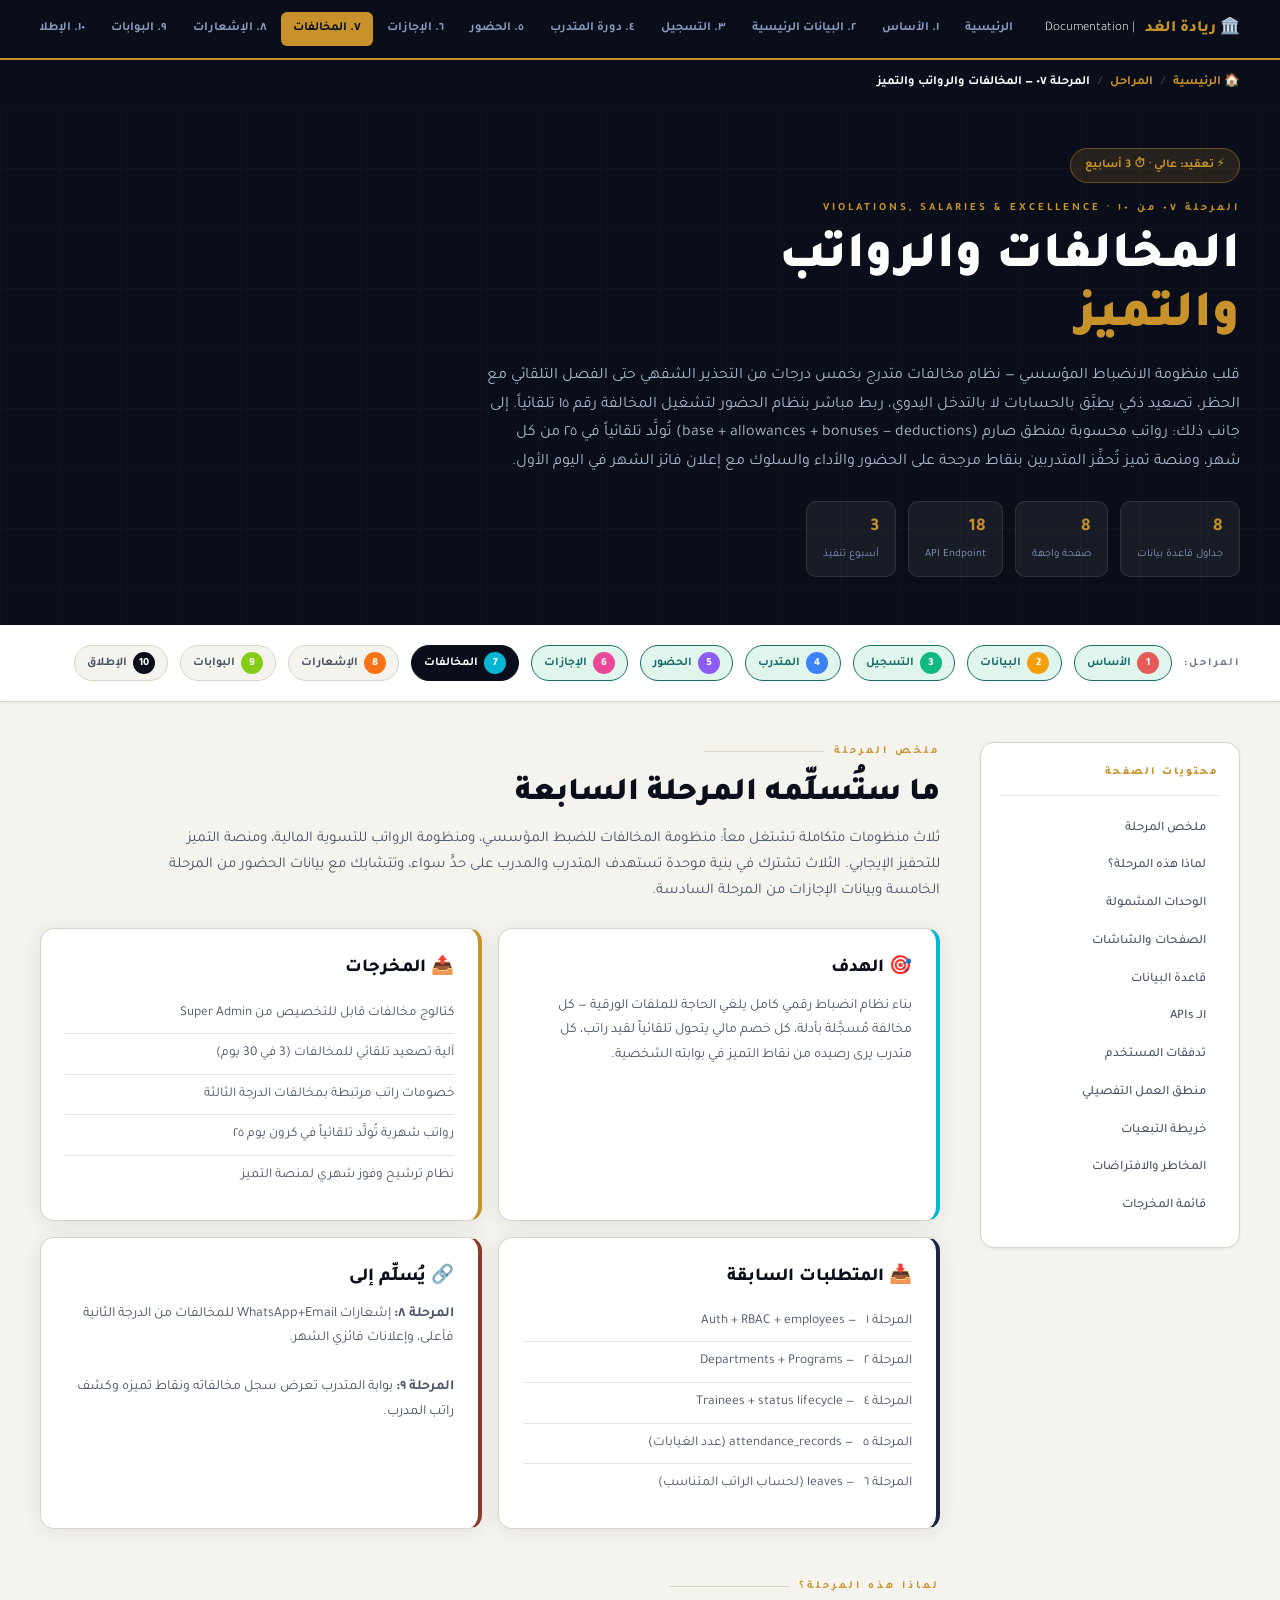
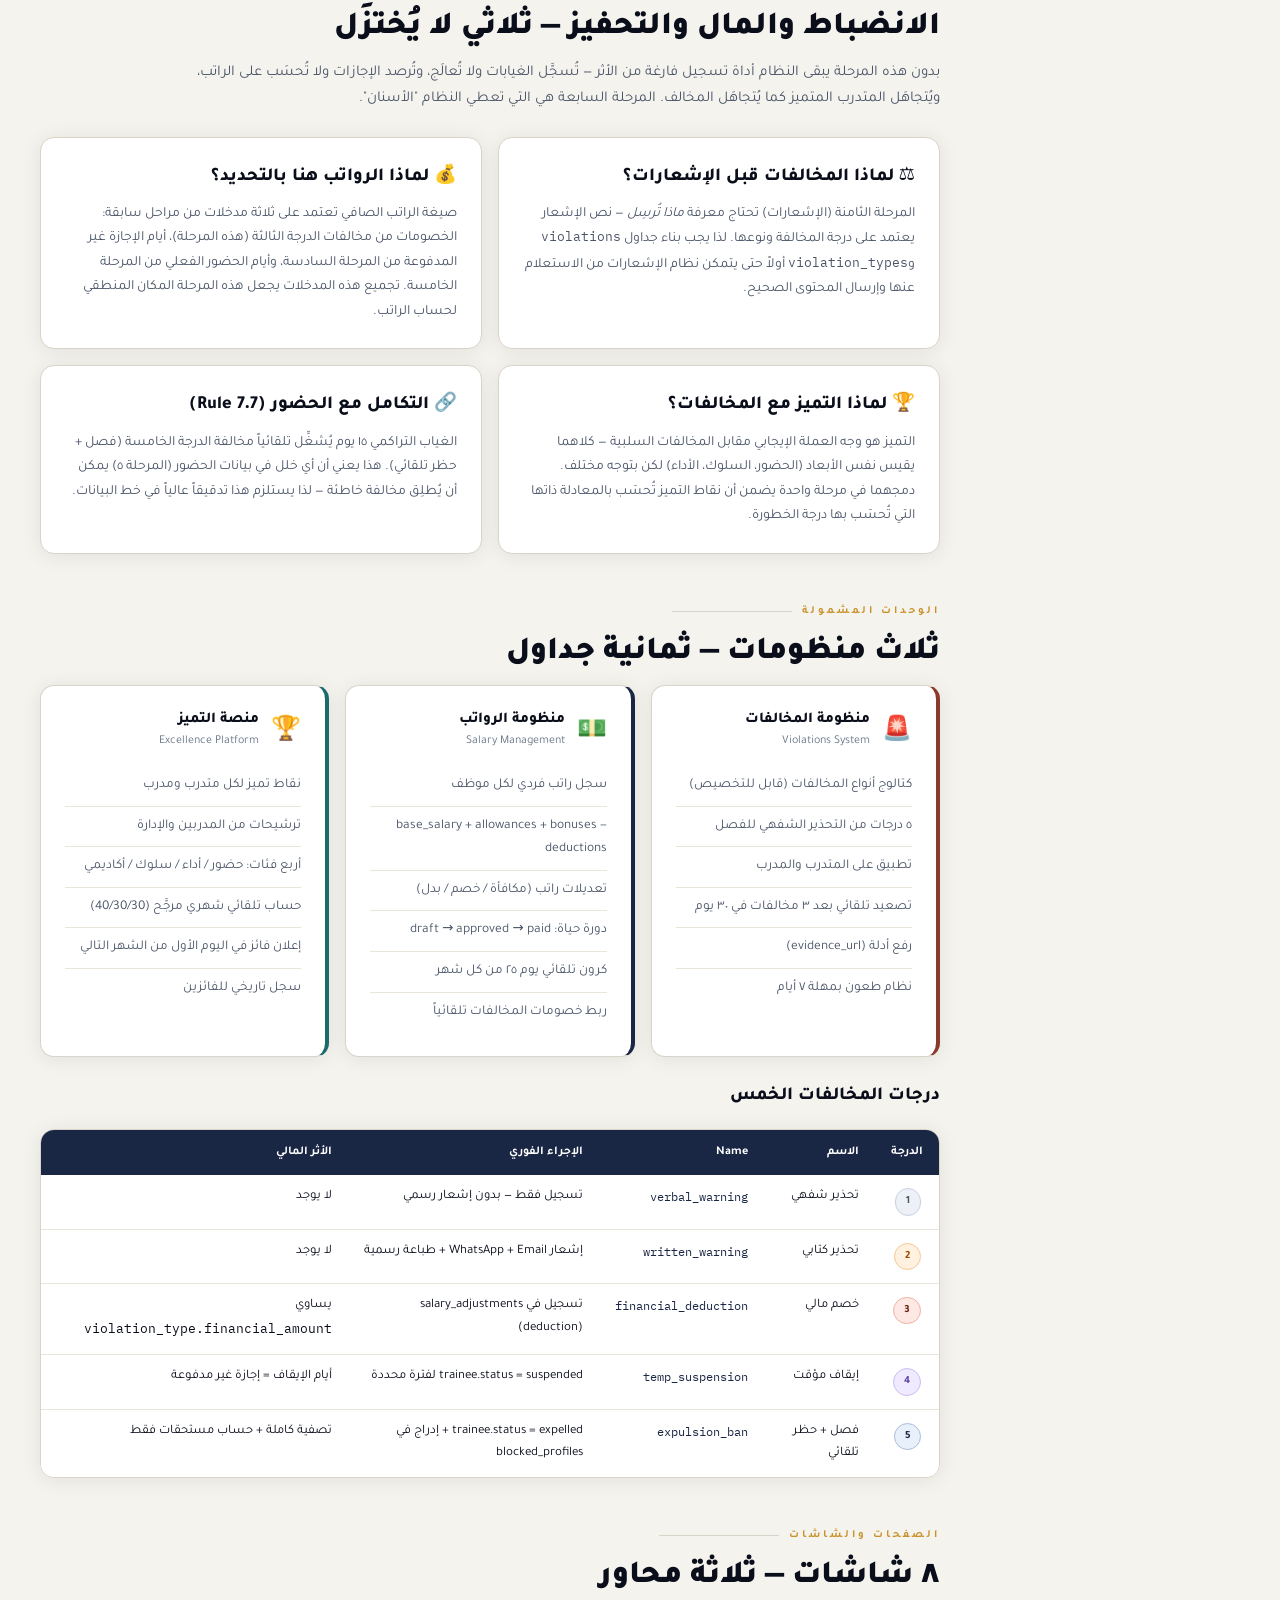
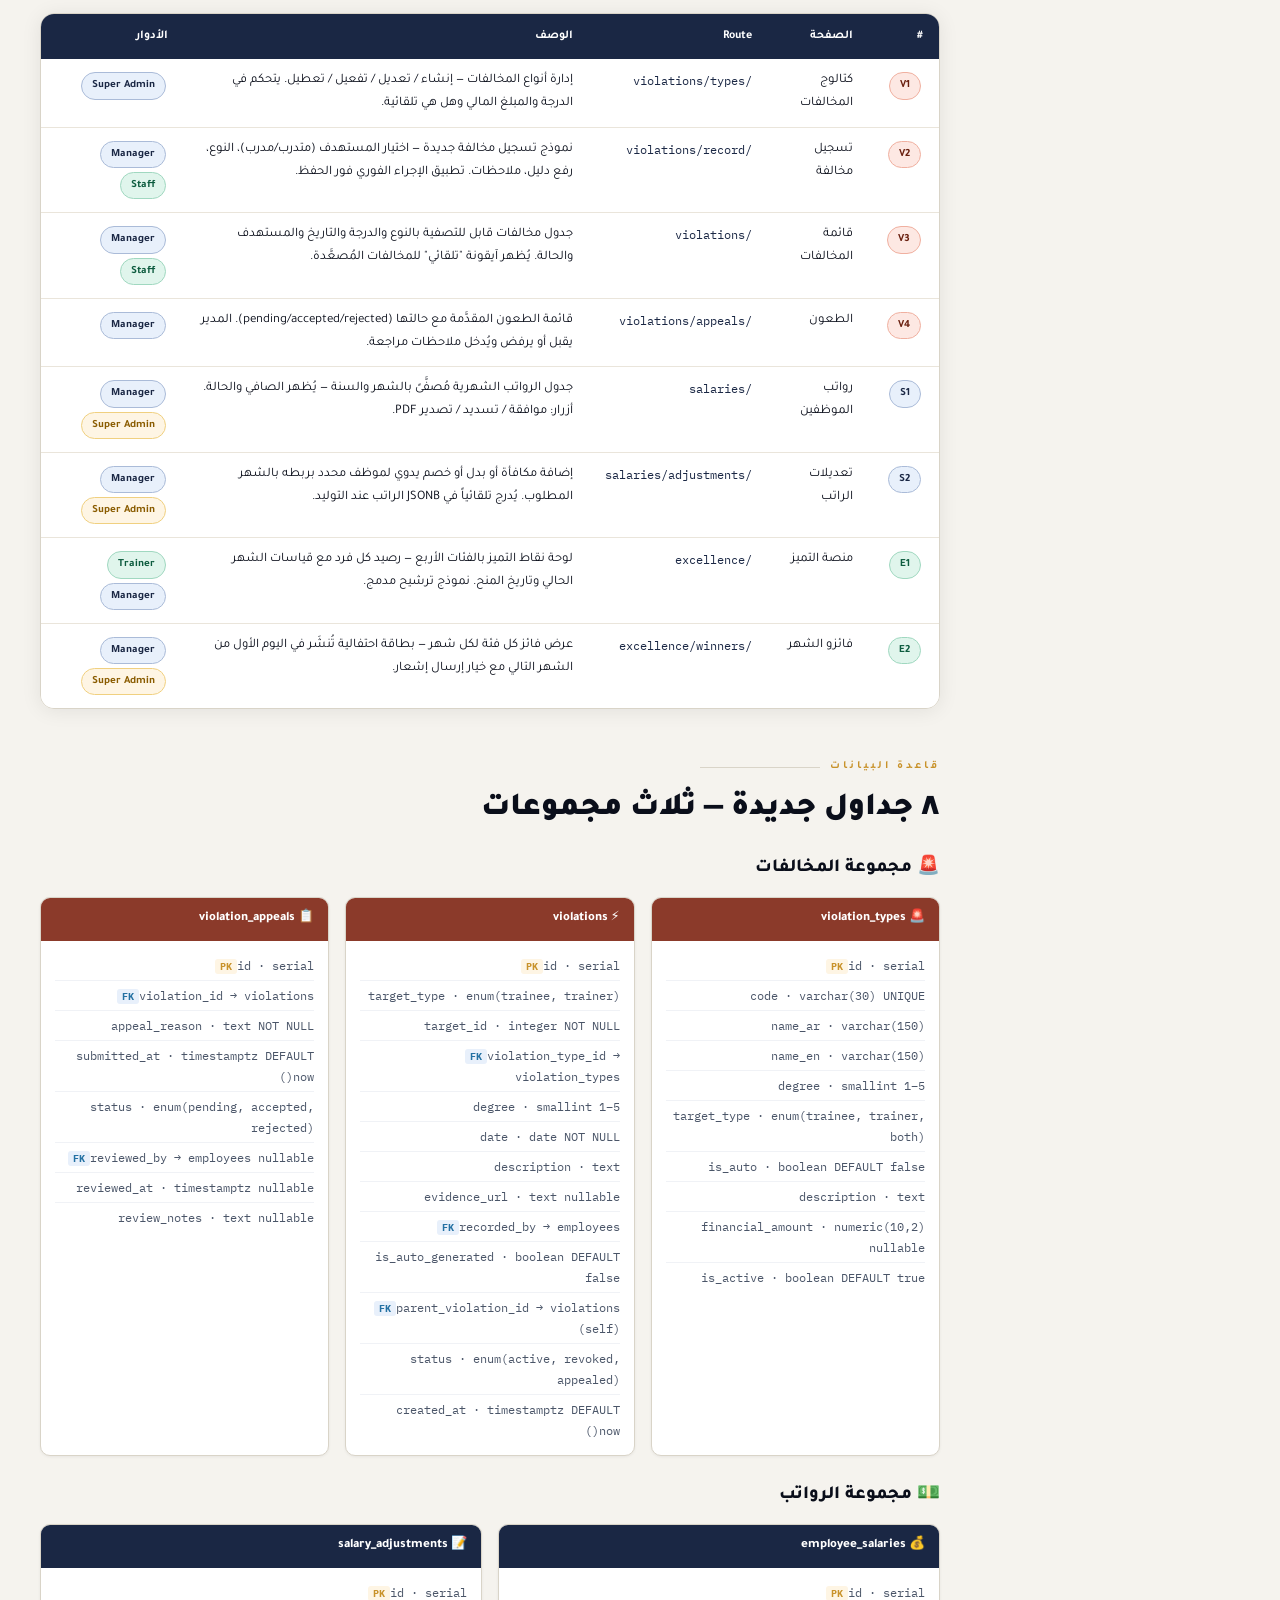
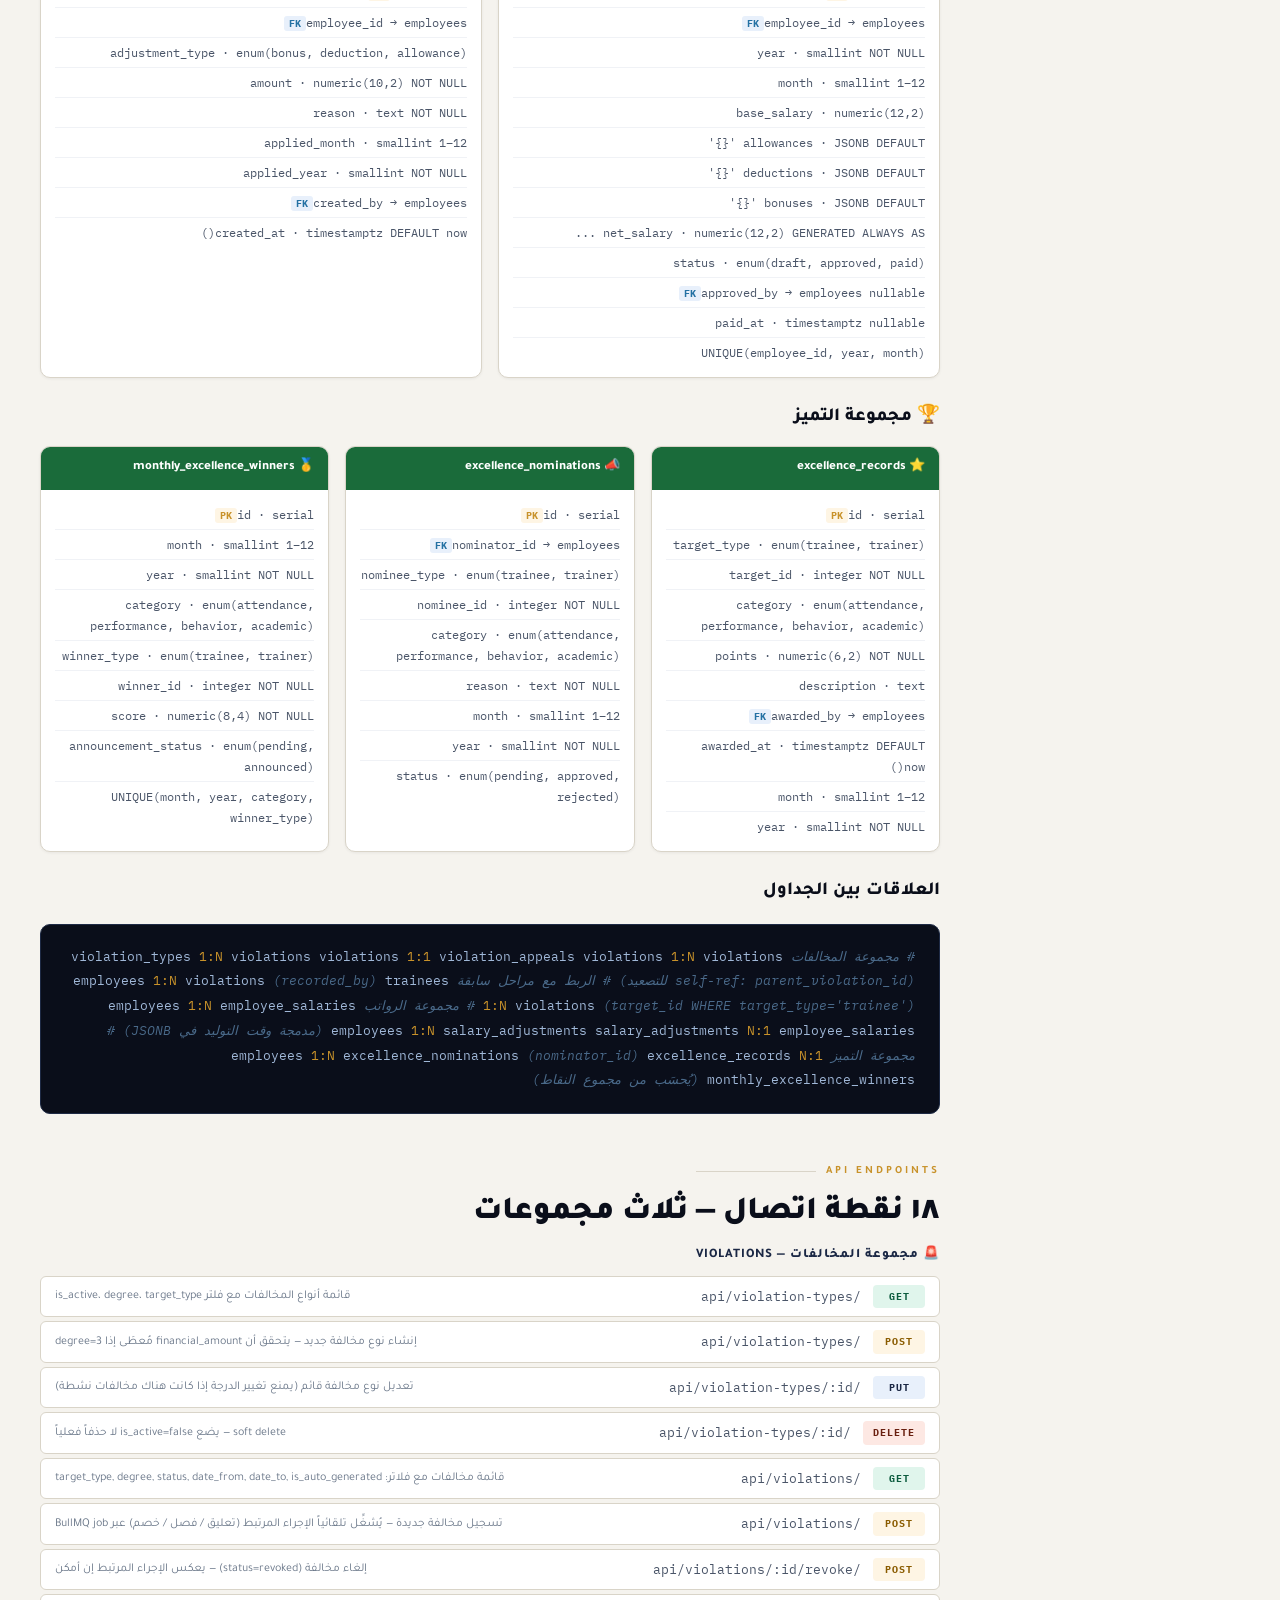
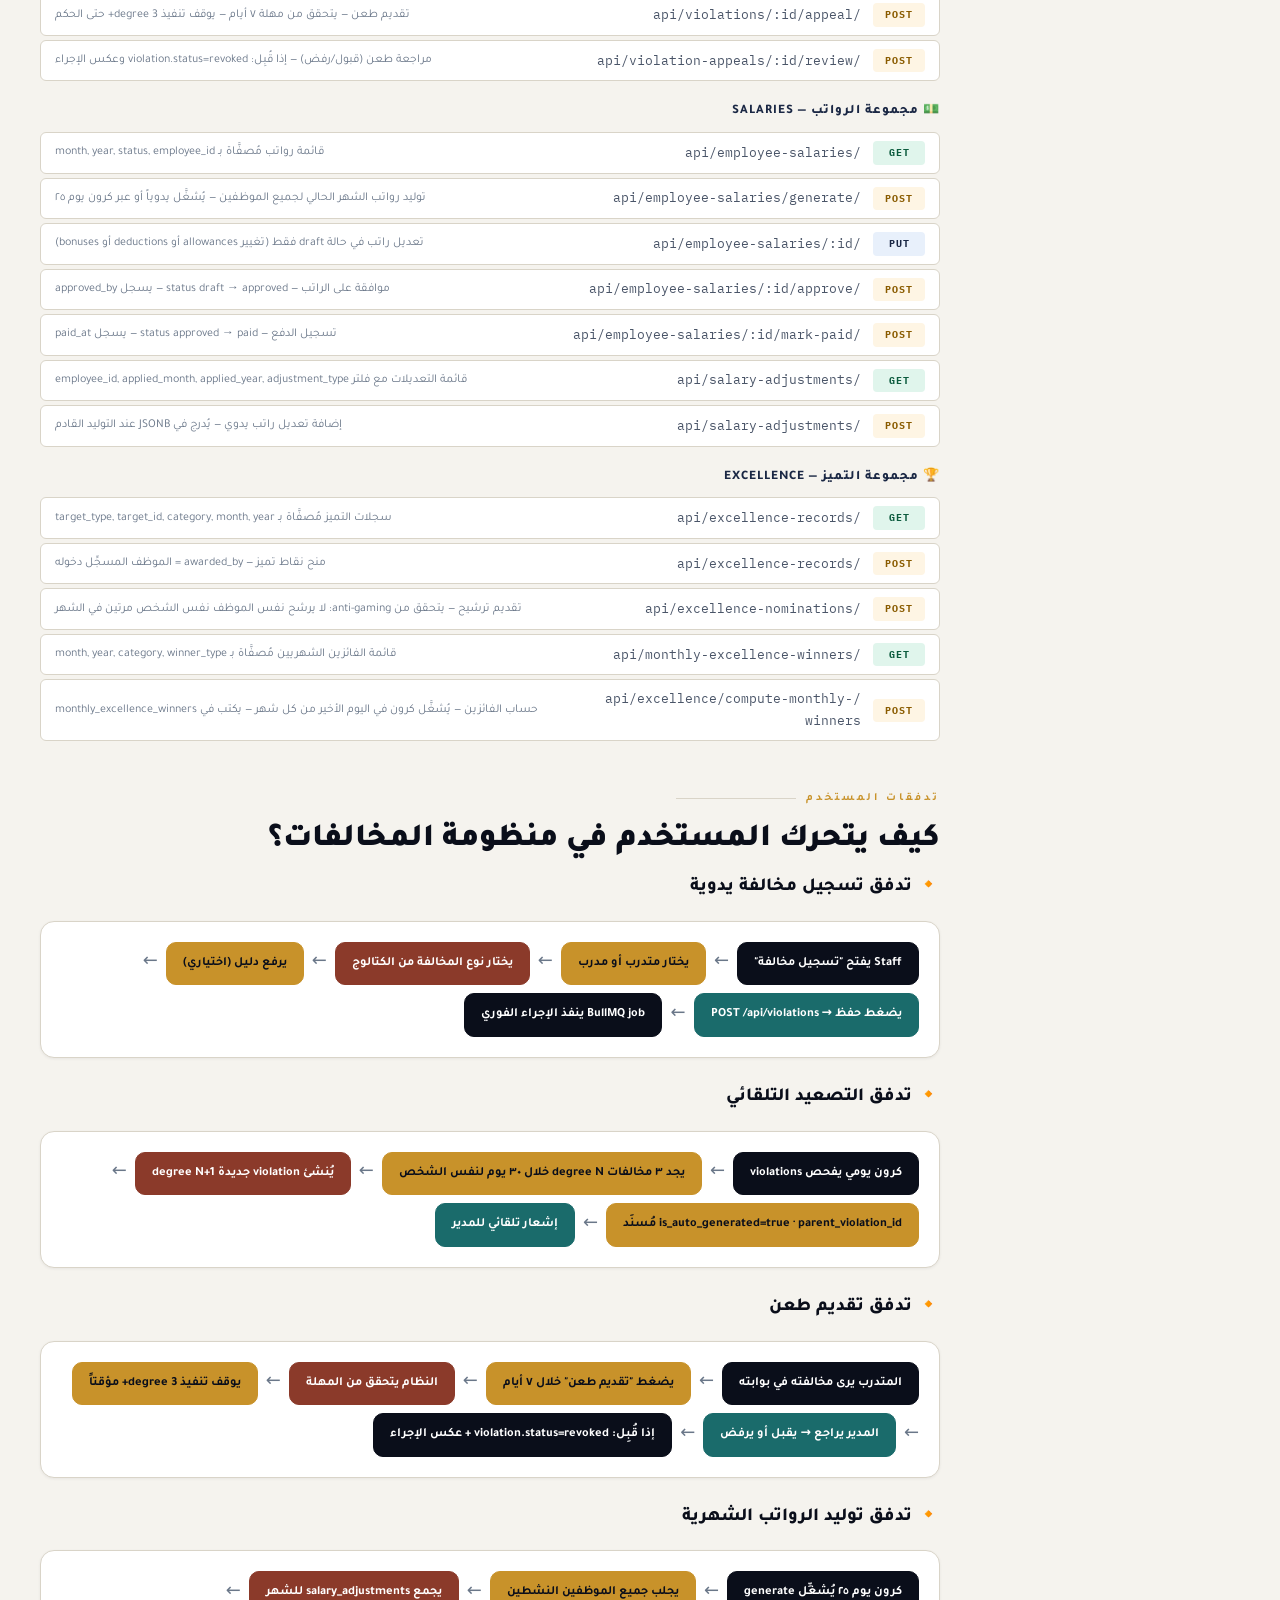
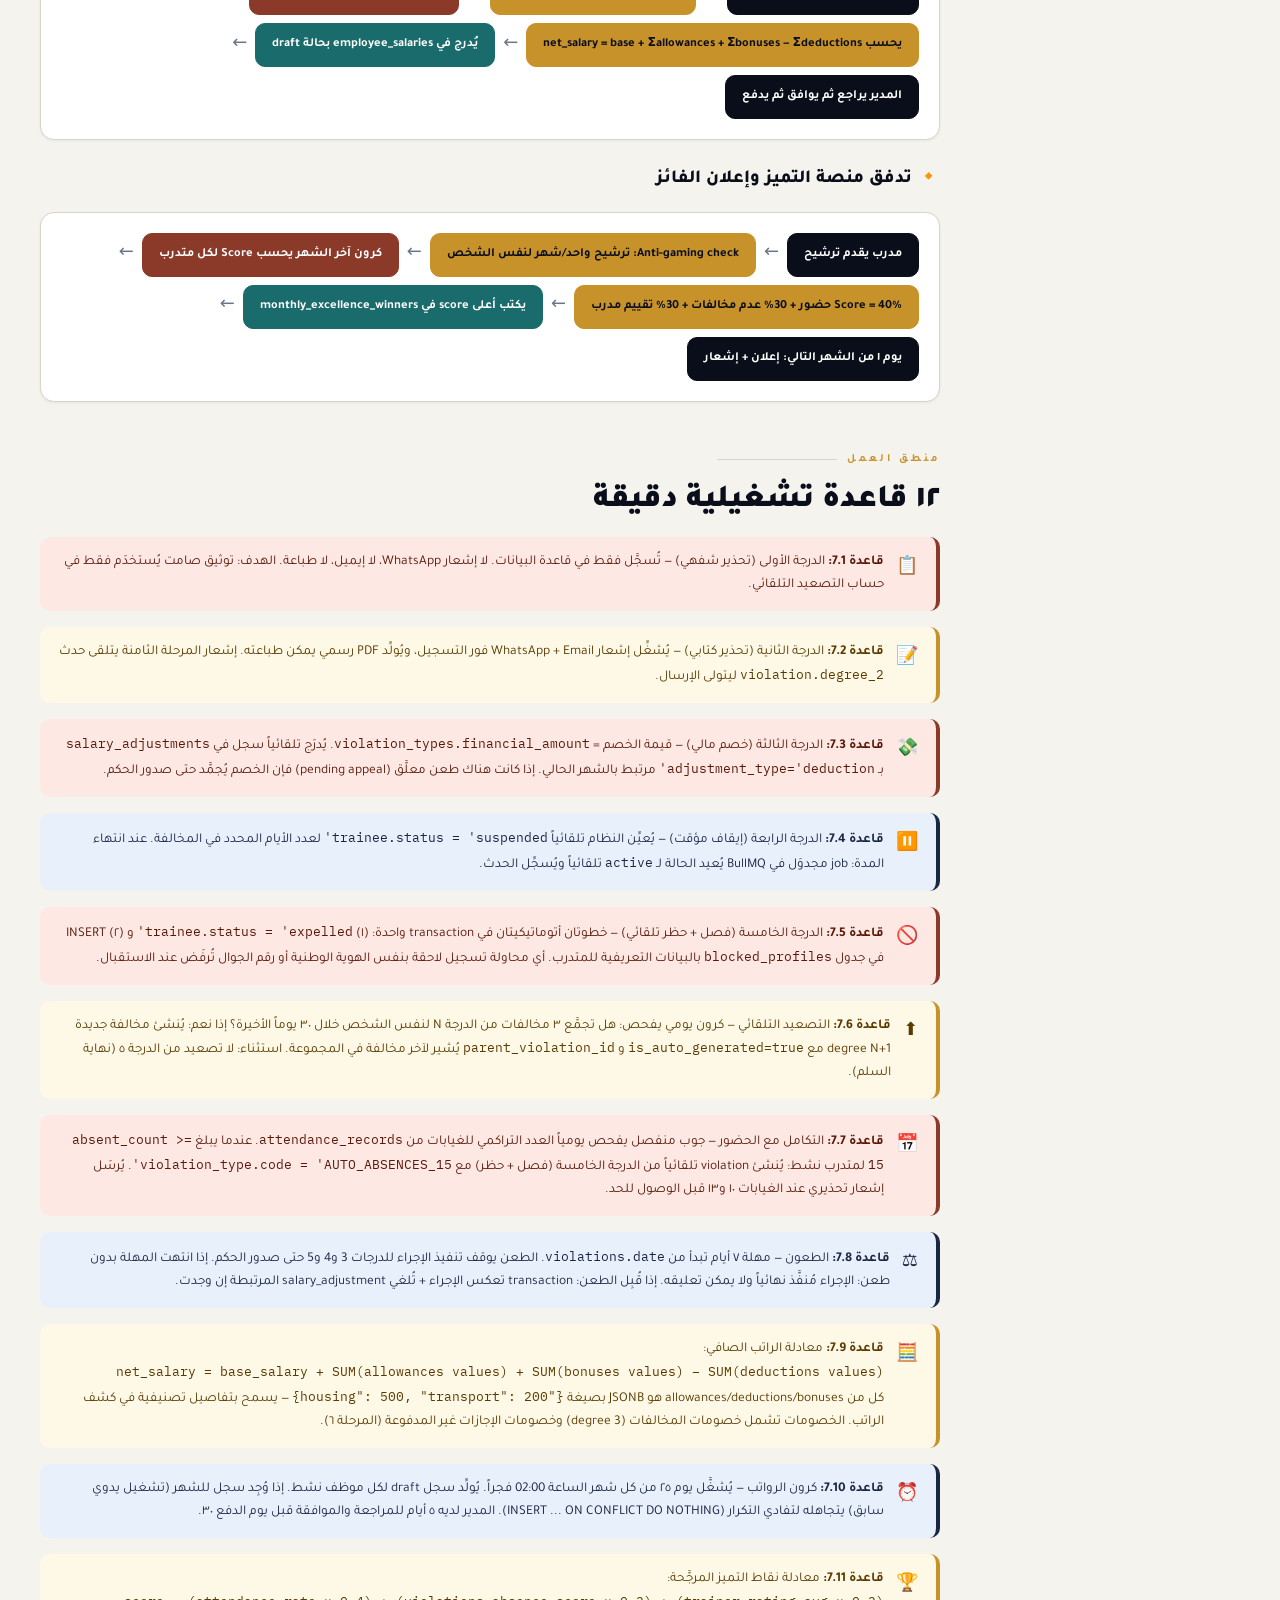
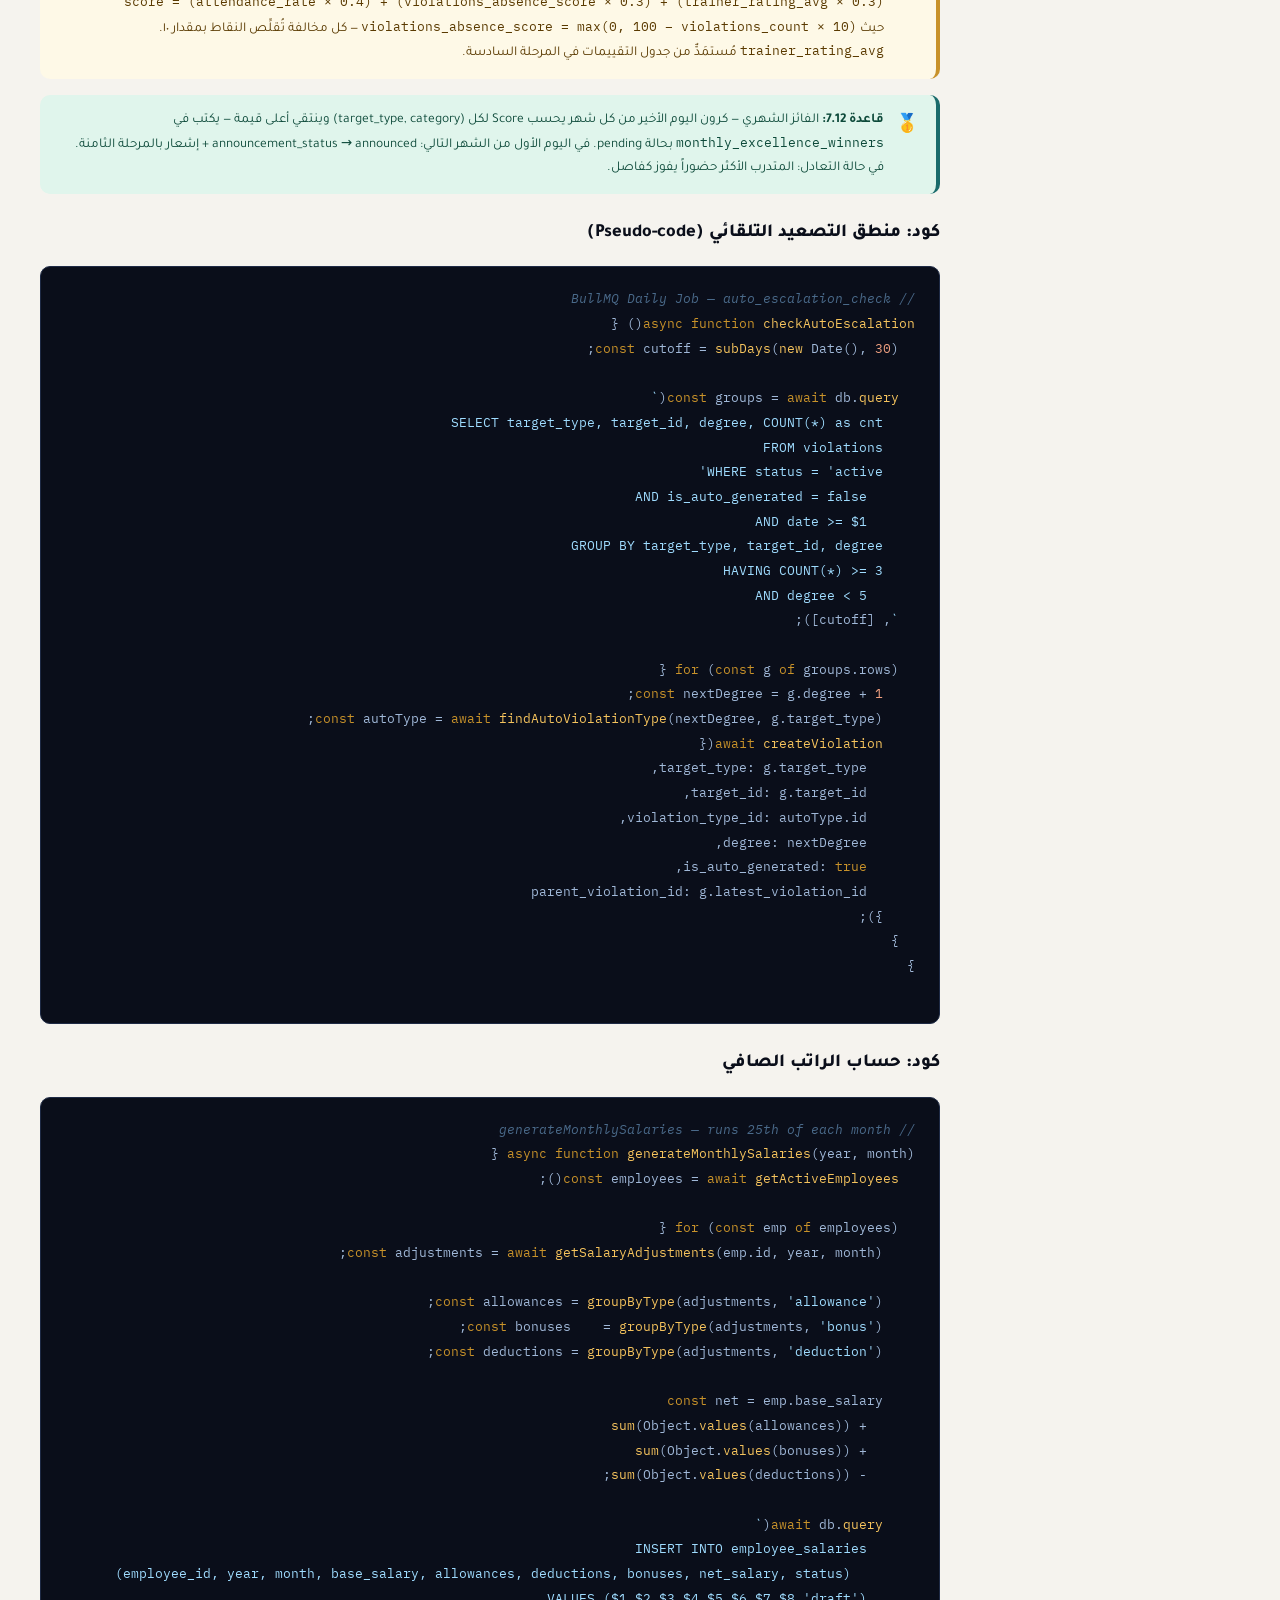
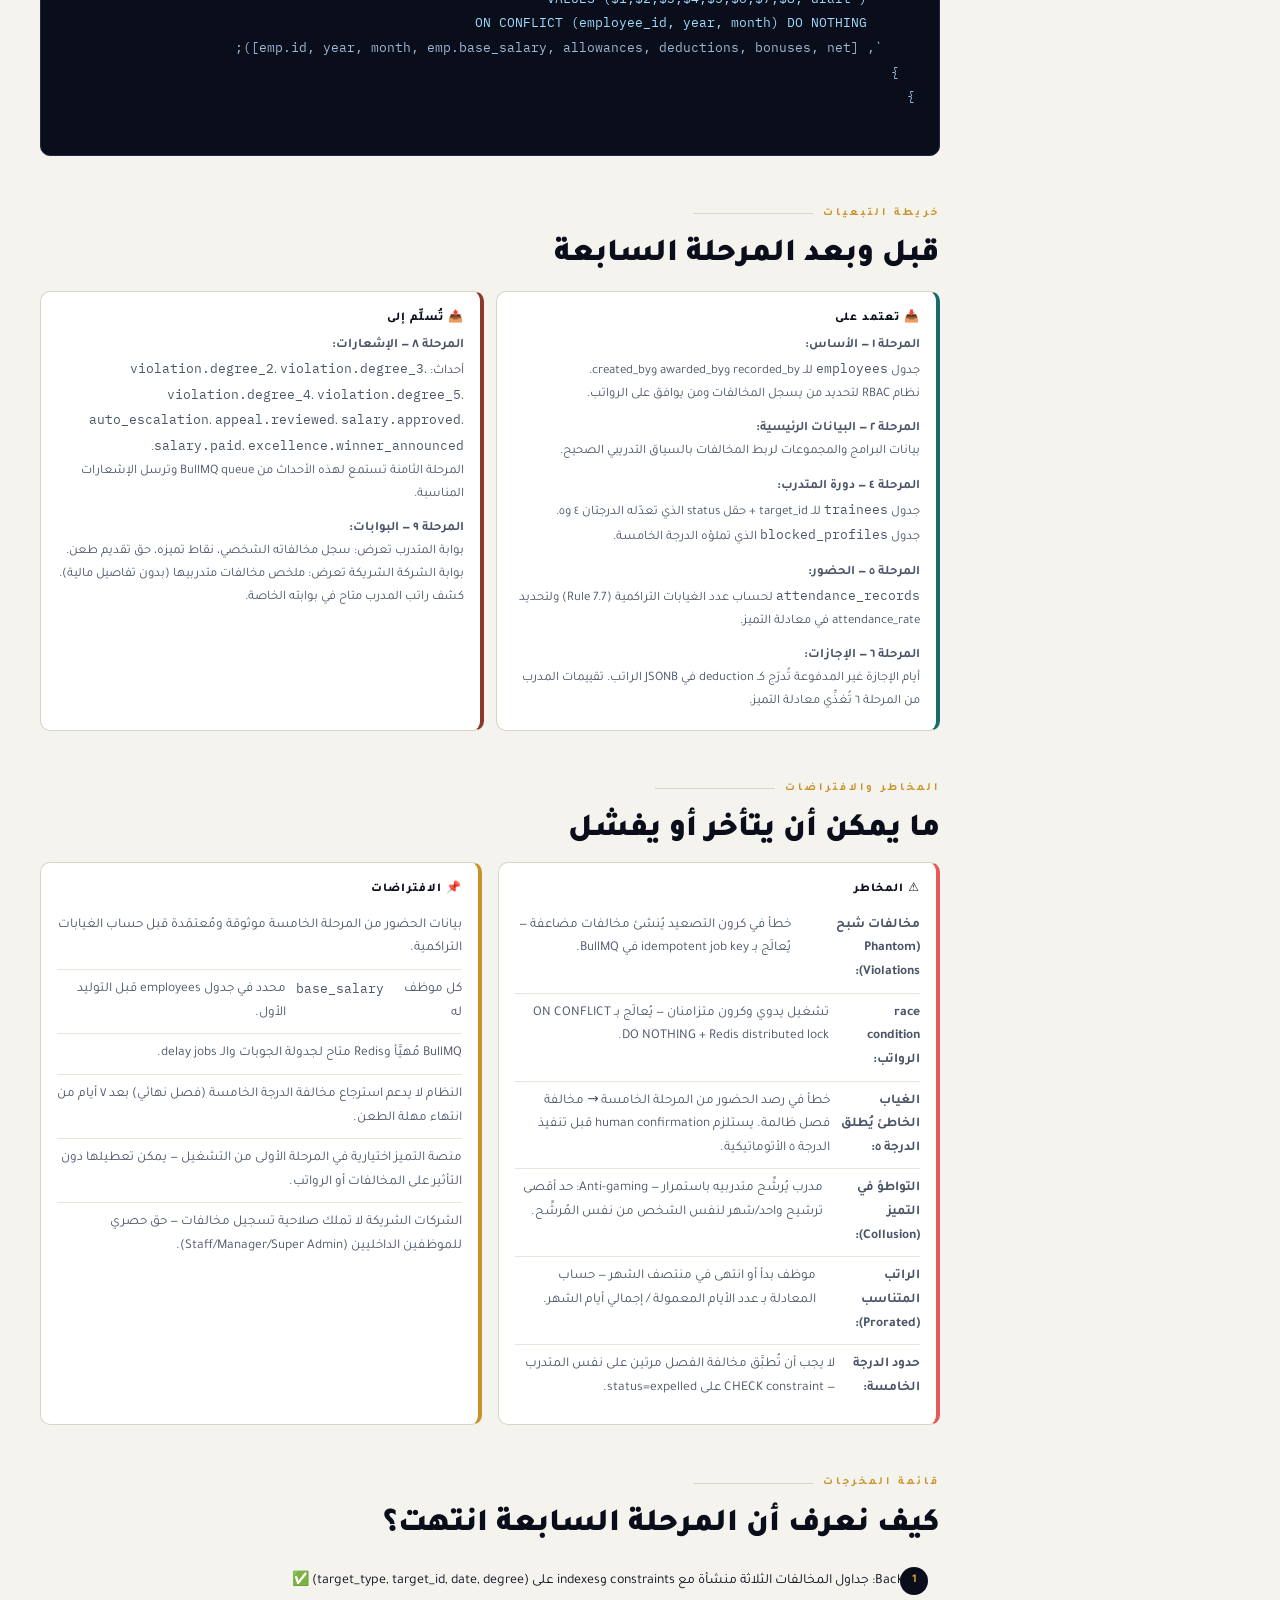
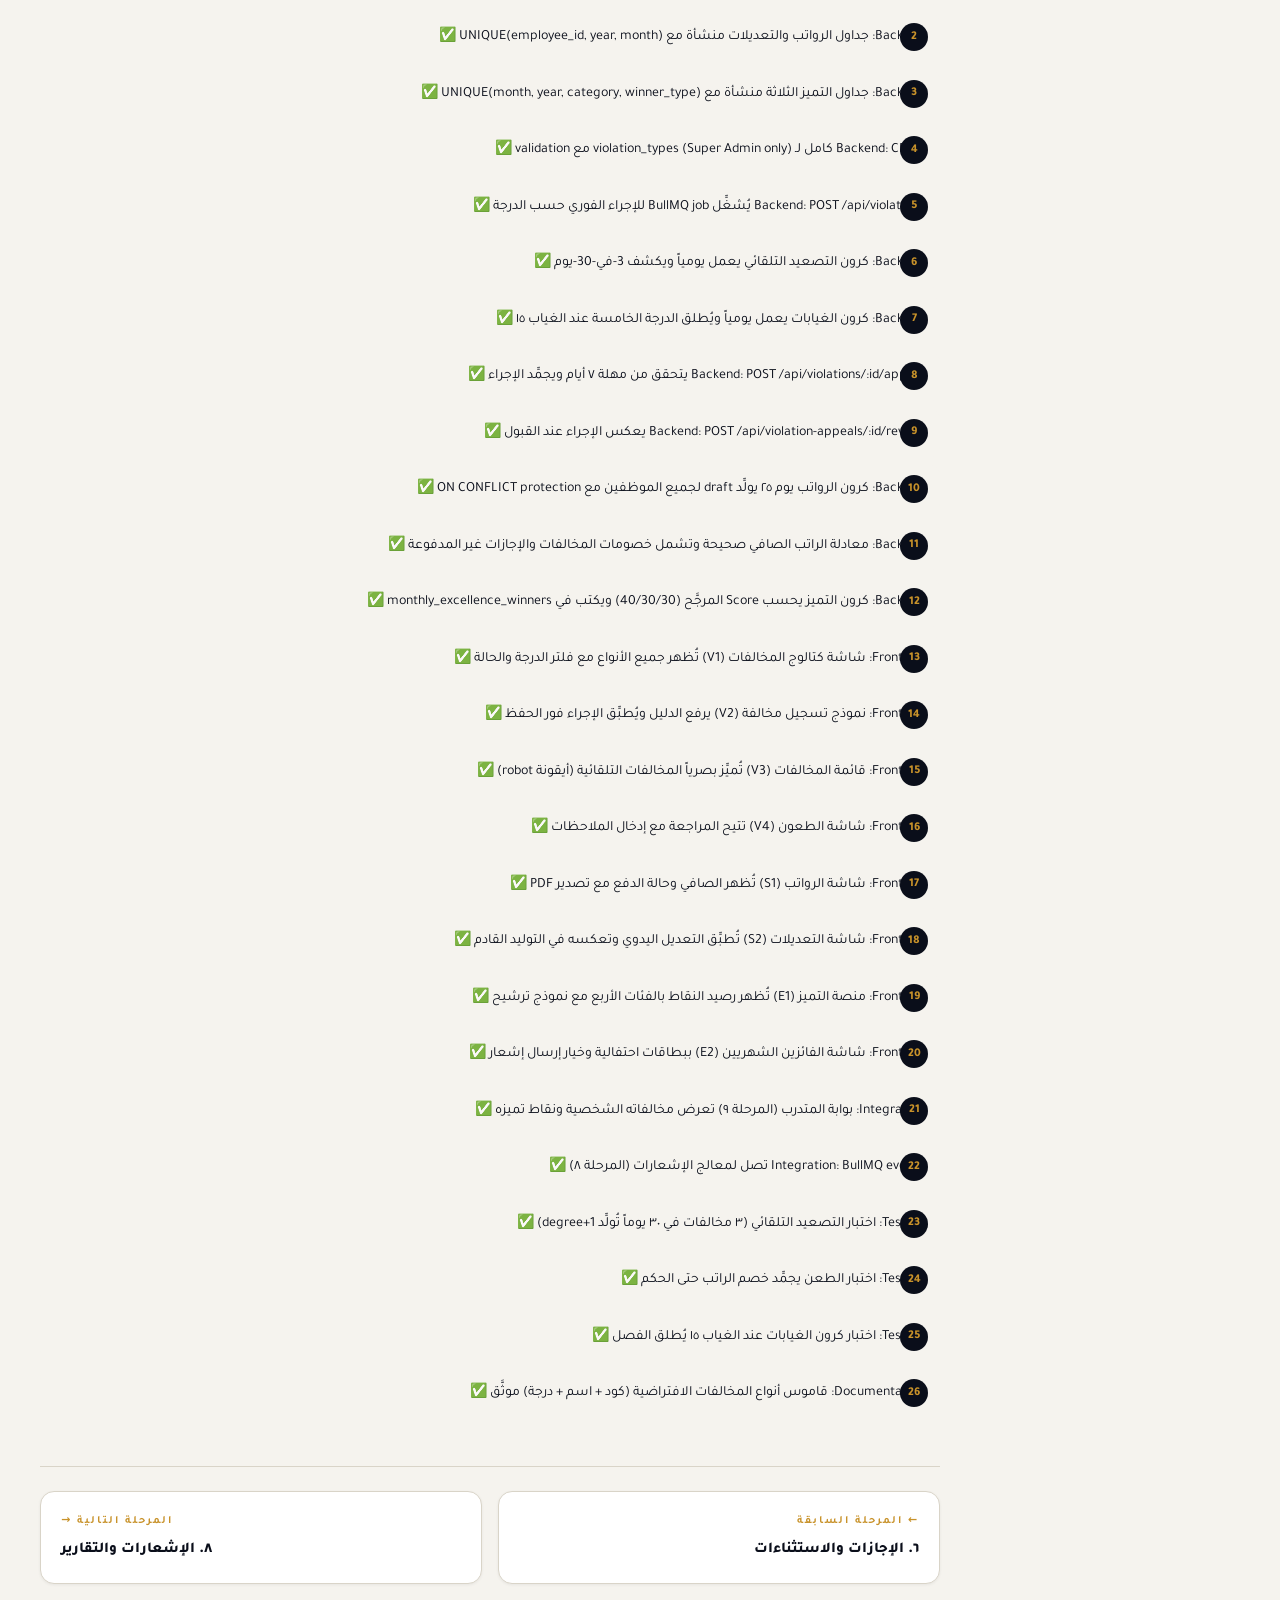
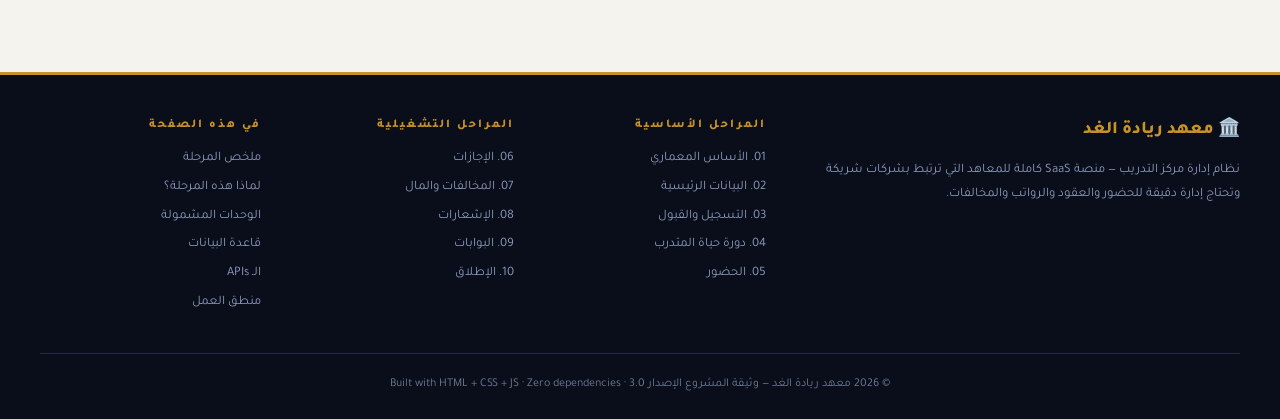
<file: phase-07-violations-financials.html>
<!DOCTYPE html>
<html lang="ar" dir="rtl">
<head>
<meta charset="UTF-8">
<meta name="viewport" content="width=device-width, initial-scale=1.0">
<title>المرحلة ٠٧ — المخالفات والرواتب والتميز | معهد ريادة الغد</title>
<meta name="description" content="توثيق المرحلة السابعة من نظام معهد ريادة الغد — كتالوج المخالفات بخمس درجات، نظام الرواتب التلقائي، ومنصة التميز الشهري للمتدربين والمدربين.">
<link rel="preconnect" href="https://fonts.googleapis.com">
<link rel="preconnect" href="https://fonts.gstatic.com" crossorigin>
<link href="https://fonts.googleapis.com/css2?family=Tajawal:wght@300;400;500;700;800;900&family=IBM+Plex+Mono:wght@400;500;700&display=swap" rel="stylesheet">
<link rel="stylesheet" href="assets/css/style.css">
</head>
<body>

<!-- 1. Top Nav -->
<nav class="site-nav">
  <div class="site-nav-inner">
    <a href="index.html" class="nav-logo">🏛️ ريادة الغد <span>| Documentation</span></a>
    <button class="nav-toggle" aria-label="القائمة">☰</button>
    <div class="nav-links">
      <a href="index.html">الرئيسية</a>
      <a href="phase-01-foundation.html">١. الأساس</a>
      <a href="phase-02-master-data.html">٢. البيانات الرئيسية</a>
      <a href="phase-03-registration-intake.html">٣. التسجيل</a>
      <a href="phase-04-trainee-lifecycle.html">٤. دورة المتدرب</a>
      <a href="phase-05-attendance-operations.html">٥. الحضور</a>
      <a href="phase-06-leaves-exceptions.html">٦. الإجازات</a>
      <a href="phase-07-violations-financials.html" class="active">٧. المخالفات</a>
      <a href="phase-08-notifications-reports.html">٨. الإشعارات</a>
      <a href="phase-09-portals-admin-ops.html">٩. البوابات</a>
      <a href="phase-10-launch-roadmap.html">١٠. الإطلاق</a>
    </div>
  </div>
</nav>
<div class="scroll-progress"><div class="scroll-progress-bar"></div></div>

<!-- 2. Breadcrumb -->
<div class="breadcrumb">
  <div class="breadcrumb-inner">
    <a href="index.html">🏠 الرئيسية</a>
    <span class="sep">/</span>
    <a href="index.html#timeline">المراحل</a>
    <span class="sep">/</span>
    <span class="current">المرحلة ٠٧ — المخالفات والرواتب والتميز</span>
  </div>
</div>

<!-- 3. Page Hero -->
<header class="page-hero">
  <div class="page-hero-inner">
    <div class="complexity-badge">⚡ تعقيد: عالي · ⏱ 3 أسابيع</div>
    <div class="hero-label">المرحلة ٠٧ من ١٠ · Violations, Salaries &amp; Excellence</div>
    <h1>المخالفات والرواتب<br><span>والتميز</span></h1>
    <p class="hero-desc">
      قلب منظومة الانضباط المؤسسي — نظام مخالفات متدرج بخمس درجات من التحذير الشفهي حتى الفصل التلقائي مع الحظر،
      تصعيد ذكي يطبَّق بالحسابات لا بالتدخل اليدوي، ربط مباشر بنظام الحضور لتشغيل المخالفة رقم ١٥ تلقائياً.
      إلى جانب ذلك: رواتب محسوبة بمنطق صارم (base + allowances + bonuses − deductions) تُولَّد تلقائياً في ٢٥ من كل شهر،
      ومنصة تميز تُحفِّز المتدربين بنقاط مرجحة على الحضور والأداء والسلوك مع إعلان فائز الشهر في اليوم الأول.
    </p>
    <div class="hero-meta">
      <div class="hero-meta-item"><strong>8</strong><span>جداول قاعدة بيانات</span></div>
      <div class="hero-meta-item"><strong>8</strong><span>صفحة واجهة</span></div>
      <div class="hero-meta-item"><strong>18</strong><span>API Endpoint</span></div>
      <div class="hero-meta-item"><strong>3</strong><span>أسبوع تنفيذ</span></div>
    </div>
  </div>
</header>

<!-- 4. Phase Navigator -->
<div class="phase-navigator">
  <div class="phase-nav-inner">
    <span class="phase-nav-label">المراحل:</span>
    <a href="phase-01-foundation.html" class="phase-dot done"><span class="pd-num pdn-1">1</span>الأساس</a>
    <a href="phase-02-master-data.html" class="phase-dot done"><span class="pd-num pdn-2">2</span>البيانات</a>
    <a href="phase-03-registration-intake.html" class="phase-dot done"><span class="pd-num pdn-3">3</span>التسجيل</a>
    <a href="phase-04-trainee-lifecycle.html" class="phase-dot done"><span class="pd-num pdn-4">4</span>المتدرب</a>
    <a href="phase-05-attendance-operations.html" class="phase-dot done"><span class="pd-num pdn-5">5</span>الحضور</a>
    <a href="phase-06-leaves-exceptions.html" class="phase-dot done"><span class="pd-num pdn-6">6</span>الإجازات</a>
    <a href="phase-07-violations-financials.html" class="phase-dot current"><span class="pd-num pdn-7">7</span>المخالفات</a>
    <a href="phase-08-notifications-reports.html" class="phase-dot"><span class="pd-num pdn-8">8</span>الإشعارات</a>
    <a href="phase-09-portals-admin-ops.html" class="phase-dot"><span class="pd-num pdn-9">9</span>البوابات</a>
    <a href="phase-10-launch-roadmap.html" class="phase-dot"><span class="pd-num pdn-10">10</span>الإطلاق</a>
  </div>
</div>

<!-- 5. Main Body -->
<div class="page-body">
  <aside class="toc">
    <h4>محتويات الصفحة</h4>
    <ul>
      <li><a href="#summary">ملخص المرحلة</a></li>
      <li><a href="#why">لماذا هذه المرحلة؟</a></li>
      <li><a href="#modules">الوحدات المشمولة</a></li>
      <li><a href="#screens">الصفحات والشاشات</a></li>
      <li><a href="#database">قاعدة البيانات</a></li>
      <li><a href="#apis">الـ APIs</a></li>
      <li><a href="#flows">تدفقات المستخدم</a></li>
      <li><a href="#logic">منطق العمل التفصيلي</a></li>
      <li><a href="#dependencies">خريطة التبعيات</a></li>
      <li><a href="#risks">المخاطر والافتراضات</a></li>
      <li><a href="#checklist">قائمة المخرجات</a></li>
    </ul>
  </aside>

  <main class="content">

    <!-- ======================================================
         Section 1: Summary
         ====================================================== -->
    <section id="summary" class="section">
      <div class="section-label">ملخص المرحلة</div>
      <h2 class="section-title">ما ستُسلِّمه المرحلة السابعة</h2>
      <p class="section-desc">
        ثلاث منظومات متكاملة تشتغل معاً: منظومة المخالفات للضبط المؤسسي، ومنظومة الرواتب للتسوية المالية، ومنصة التميز للتحفيز الإيجابي.
        الثلاث تشترك في بنية موحدة تستهدف المتدرب والمدرب على حدٍّ سواء، وتتشابك مع بيانات الحضور من المرحلة الخامسة وبيانات الإجازات من المرحلة السادسة.
      </p>

      <div class="grid grid-2">
        <div class="card card-accent c-p7">
          <h3>🎯 الهدف</h3>
          <p>
            بناء نظام انضباط رقمي كامل يلغي الحاجة للملفات الورقية — كل مخالفة مُسجَّلة بأدلة، كل خصم مالي يتحول تلقائياً لقيد راتب، كل متدرب يرى رصيده من نقاط التميز في بوابته الشخصية.
          </p>
        </div>
        <div class="card card-accent c-gold">
          <h3>📤 المخرجات</h3>
          <ul class="feat-list">
            <li>كتالوج مخالفات قابل للتخصيص من Super Admin</li>
            <li>آلية تصعيد تلقائي للمخالفات (3 في 30 يوم)</li>
            <li>خصومات راتب مرتبطة بمخالفات الدرجة الثالثة</li>
            <li>رواتب شهرية تُولَّد تلقائياً في كرون يوم ٢٥</li>
            <li>نظام ترشيح وفوز شهري لمنصة التميز</li>
          </ul>
        </div>
        <div class="card card-accent c-navy">
          <h3>📥 المتطلبات السابقة</h3>
          <ul class="feat-list">
            <li><a href="phase-01-foundation.html">المرحلة ١</a> — Auth + RBAC + employees</li>
            <li><a href="phase-02-master-data.html">المرحلة ٢</a> — Departments + Programs</li>
            <li><a href="phase-04-trainee-lifecycle.html">المرحلة ٤</a> — Trainees + status lifecycle</li>
            <li><a href="phase-05-attendance-operations.html">المرحلة ٥</a> — attendance_records (عدد الغيابات)</li>
            <li><a href="phase-06-leaves-exceptions.html">المرحلة ٦</a> — leaves (لحساب الراتب المتناسب)</li>
          </ul>
        </div>
        <div class="card card-accent c-rust">
          <h3>🔗 يُسلِّم إلى</h3>
          <p>
            <strong><a href="phase-08-notifications-reports.html">المرحلة ٨</a>:</strong> إشعارات WhatsApp+Email للمخالفات من الدرجة الثانية فأعلى، وإعلانات فائزي الشهر.<br><br>
            <strong><a href="phase-09-portals-admin-ops.html">المرحلة ٩</a>:</strong> بوابة المتدرب تعرض سجل مخالفاته ونقاط تميزه وكشف راتب المدرب.
          </p>
        </div>
      </div>
    </section>

    <!-- ======================================================
         Section 2: Why
         ====================================================== -->
    <section id="why" class="section">
      <div class="section-label">لماذا هذه المرحلة؟</div>
      <h2 class="section-title">الانضباط والمال والتحفيز — ثلاثي لا يُختزَل</h2>
      <p class="section-desc">
        بدون هذه المرحلة يبقى النظام أداة تسجيل فارغة من الأثر — تُسجَّل الغيابات ولا تُعالَج، وتُرصد الإجازات ولا تُحسَب على الراتب،
        ويُتجاهَل المتدرب المتميز كما يُتجاهَل المخالف. المرحلة السابعة هي التي تعطي النظام "الأسنان".
      </p>
      <div class="grid grid-2">
        <div class="card">
          <h3>⚖️ لماذا المخالفات قبل الإشعارات؟</h3>
          <p>
            المرحلة الثامنة (الإشعارات) تحتاج معرفة <em>ماذا تُرسِل</em> — نص الإشعار يعتمد على درجة المخالفة ونوعها.
            لذا يجب بناء جداول <code class="mono">violations</code> و<code class="mono">violation_types</code> أولاً حتى يتمكن نظام الإشعارات من الاستعلام عنها وإرسال المحتوى الصحيح.
          </p>
        </div>
        <div class="card">
          <h3>💰 لماذا الرواتب هنا بالتحديد؟</h3>
          <p>
            صيغة الراتب الصافي تعتمد على ثلاثة مدخلات من مراحل سابقة: الخصومات من مخالفات الدرجة الثالثة (هذه المرحلة)،
            أيام الإجازة غير المدفوعة من المرحلة السادسة، وأيام الحضور الفعلي من المرحلة الخامسة.
            تجميع هذه المدخلات يجعل هذه المرحلة المكان المنطقي لحساب الراتب.
          </p>
        </div>
        <div class="card">
          <h3>🏆 لماذا التميز مع المخالفات؟</h3>
          <p>
            التميز هو وجه العملة الإيجابي مقابل المخالفات السلبية — كلاهما يقيس نفس الأبعاد (الحضور، السلوك، الأداء)
            لكن بتوجه مختلف. دمجهما في مرحلة واحدة يضمن أن نقاط التميز تُحسَب بالمعادلة ذاتها التي تُحسَب بها درجة الخطورة.
          </p>
        </div>
        <div class="card">
          <h3>🔗 التكامل مع الحضور (Rule 7.7)</h3>
          <p>
            الغياب التراكمي ١٥ يوم يُشغِّل تلقائياً مخالفة الدرجة الخامسة (فصل + حظر تلقائي).
            هذا يعني أن أي خلل في بيانات الحضور (<a href="phase-05-attendance-operations.html">المرحلة ٥</a>)
            يمكن أن يُطلِق مخالفة خاطئة — لذا يستلزم هذا تدقيقاً عالياً في خط البيانات.
          </p>
        </div>
      </div>
    </section>

    <!-- ======================================================
         Section 3: Modules
         ====================================================== -->
    <section id="modules" class="section">
      <div class="section-label">الوحدات المشمولة</div>
      <h2 class="section-title">ثلاث منظومات — ثمانية جداول</h2>
      <div class="grid grid-3">

        <div class="card card-accent c-rust">
          <div class="card-head">
            <div class="card-icon">🚨</div>
            <div>
              <div class="card-title">منظومة المخالفات</div>
              <div class="card-sub">Violations System</div>
            </div>
          </div>
          <ul class="feat-list">
            <li>كتالوج أنواع المخالفات (قابل للتخصيص)</li>
            <li>٥ درجات من التحذير الشفهي للفصل</li>
            <li>تطبيق على المتدرب والمدرب</li>
            <li>تصعيد تلقائي بعد ٣ مخالفات في ٣٠ يوم</li>
            <li>رفع أدلة (evidence_url)</li>
            <li>نظام طعون بمهلة ٧ أيام</li>
          </ul>
        </div>

        <div class="card card-accent c-navy">
          <div class="card-head">
            <div class="card-icon">💵</div>
            <div>
              <div class="card-title">منظومة الرواتب</div>
              <div class="card-sub">Salary Management</div>
            </div>
          </div>
          <ul class="feat-list">
            <li>سجل راتب فردي لكل موظف</li>
            <li>base_salary + allowances + bonuses − deductions</li>
            <li>تعديلات راتب (مكافأة / خصم / بدل)</li>
            <li>دورة حياة: draft → approved → paid</li>
            <li>كرون تلقائي يوم ٢٥ من كل شهر</li>
            <li>ربط خصومات المخالفات تلقائياً</li>
          </ul>
        </div>

        <div class="card card-accent c-teal">
          <div class="card-head">
            <div class="card-icon">🏆</div>
            <div>
              <div class="card-title">منصة التميز</div>
              <div class="card-sub">Excellence Platform</div>
            </div>
          </div>
          <ul class="feat-list">
            <li>نقاط تميز لكل متدرب ومدرب</li>
            <li>ترشيحات من المدربين والإدارة</li>
            <li>أربع فئات: حضور / أداء / سلوك / أكاديمي</li>
            <li>حساب تلقائي شهري مرجَّح (40/30/30)</li>
            <li>إعلان فائز في اليوم الأول من الشهر التالي</li>
            <li>سجل تاريخي للفائزين</li>
          </ul>
        </div>

      </div>

      <!-- Violation Degrees Detail -->
      <h3 class="mt-6">درجات المخالفات الخمس</h3>
      <div class="tbl-wrap">
        <table>
          <thead>
            <tr>
              <th>الدرجة</th>
              <th>الاسم</th>
              <th>Name</th>
              <th>الإجراء الفوري</th>
              <th>الأثر المالي</th>
            </tr>
          </thead>
          <tbody>
            <tr>
              <td><span class="badge b-gray">1</span></td>
              <td>تحذير شفهي</td>
              <td class="mono">verbal_warning</td>
              <td>تسجيل فقط — بدون إشعار رسمي</td>
              <td>لا يوجد</td>
            </tr>
            <tr>
              <td><span class="badge b-orange">2</span></td>
              <td>تحذير كتابي</td>
              <td class="mono">written_warning</td>
              <td>إشعار WhatsApp + Email + طباعة رسمية</td>
              <td>لا يوجد</td>
            </tr>
            <tr>
              <td><span class="badge b-rust">3</span></td>
              <td>خصم مالي</td>
              <td class="mono">financial_deduction</td>
              <td>تسجيل في salary_adjustments (deduction)</td>
              <td>يساوي <code class="mono">violation_type.financial_amount</code></td>
            </tr>
            <tr>
              <td><span class="badge b-purple">4</span></td>
              <td>إيقاف مؤقت</td>
              <td class="mono">temp_suspension</td>
              <td>trainee.status = suspended لفترة محددة</td>
              <td>أيام الإيقاف = إجازة غير مدفوعة</td>
            </tr>
            <tr>
              <td><span class="badge b-navy">5</span></td>
              <td>فصل + حظر تلقائي</td>
              <td class="mono">expulsion_ban</td>
              <td>trainee.status = expelled + إدراج في blocked_profiles</td>
              <td>تصفية كاملة + حساب مستحقات فقط</td>
            </tr>
          </tbody>
        </table>
      </div>
    </section>

    <!-- ======================================================
         Section 4: Screens
         ====================================================== -->
    <section id="screens" class="section">
      <div class="section-label">الصفحات والشاشات</div>
      <h2 class="section-title">٨ شاشات — ثلاثة محاور</h2>
      <div class="tbl-wrap">
        <table>
          <thead>
            <tr>
              <th>#</th>
              <th>الصفحة</th>
              <th>Route</th>
              <th>الوصف</th>
              <th>الأدوار</th>
            </tr>
          </thead>
          <tbody>
            <tr>
              <td><span class="badge b-rust">V1</span></td>
              <td>كتالوج المخالفات</td>
              <td class="mono">/violations/types</td>
              <td>إدارة أنواع المخالفات — إنشاء / تعديل / تفعيل / تعطيل. يتحكم في الدرجة والمبلغ المالي وهل هي تلقائية.</td>
              <td><span class="badge b-navy">Super Admin</span></td>
            </tr>
            <tr>
              <td><span class="badge b-rust">V2</span></td>
              <td>تسجيل مخالفة</td>
              <td class="mono">/violations/record</td>
              <td>نموذج تسجيل مخالفة جديدة — اختيار المستهدف (متدرب/مدرب)، النوع، رفع دليل، ملاحظات. تطبيق الإجراء الفوري فور الحفظ.</td>
              <td><span class="badge b-navy">Manager</span> <span class="badge b-teal">Staff</span></td>
            </tr>
            <tr>
              <td><span class="badge b-rust">V3</span></td>
              <td>قائمة المخالفات</td>
              <td class="mono">/violations</td>
              <td>جدول مخالفات قابل للتصفية بالنوع والدرجة والتاريخ والمستهدف والحالة. يُظهر آيقونة "تلقائي" للمخالفات المُصعَّدة.</td>
              <td><span class="badge b-navy">Manager</span> <span class="badge b-teal">Staff</span></td>
            </tr>
            <tr>
              <td><span class="badge b-rust">V4</span></td>
              <td>الطعون</td>
              <td class="mono">/violations/appeals</td>
              <td>قائمة الطعون المقدَّمة مع حالتها (pending/accepted/rejected). المدير يقبل أو يرفض ويُدخل ملاحظات مراجعة.</td>
              <td><span class="badge b-navy">Manager</span></td>
            </tr>
            <tr>
              <td><span class="badge b-navy">S1</span></td>
              <td>رواتب الموظفين</td>
              <td class="mono">/salaries</td>
              <td>جدول الرواتب الشهرية مُصفَّىً بالشهر والسنة — يُظهر الصافي والحالة. أزرار: موافقة / تسديد / تصدير PDF.</td>
              <td><span class="badge b-navy">Manager</span> <span class="badge b-gold">Super Admin</span></td>
            </tr>
            <tr>
              <td><span class="badge b-navy">S2</span></td>
              <td>تعديلات الراتب</td>
              <td class="mono">/salaries/adjustments</td>
              <td>إضافة مكافأة أو بدل أو خصم يدوي لموظف محدد بربطه بالشهر المطلوب. يُدرج تلقائياً في JSONB الراتب عند التوليد.</td>
              <td><span class="badge b-navy">Manager</span> <span class="badge b-gold">Super Admin</span></td>
            </tr>
            <tr>
              <td><span class="badge b-teal">E1</span></td>
              <td>منصة التميز</td>
              <td class="mono">/excellence</td>
              <td>لوحة نقاط التميز بالفئات الأربع — رصيد كل فرد مع قياسات الشهر الحالي وتاريخ المنح. نموذج ترشيح مدمج.</td>
              <td><span class="badge b-teal">Trainer</span> <span class="badge b-navy">Manager</span></td>
            </tr>
            <tr>
              <td><span class="badge b-teal">E2</span></td>
              <td>فائزو الشهر</td>
              <td class="mono">/excellence/winners</td>
              <td>عرض فائز كل فئة لكل شهر — بطاقة احتفالية تُنشَر في اليوم الأول من الشهر التالي مع خيار إرسال إشعار.</td>
              <td><span class="badge b-navy">Manager</span> <span class="badge b-gold">Super Admin</span></td>
            </tr>
          </tbody>
        </table>
      </div>
    </section>

    <!-- ======================================================
         Section 5: Database
         ====================================================== -->
    <section id="database" class="section">
      <div class="section-label">قاعدة البيانات</div>
      <h2 class="section-title">٨ جداول جديدة — ثلاث مجموعات</h2>

      <!-- Violations Group -->
      <h3 class="mt-6">🚨 مجموعة المخالفات</h3>
      <div class="grid grid-3">

        <div class="db-card">
          <div class="db-head dh-rust">🚨 violation_types</div>
          <div class="db-body">
            <div class="db-field"><span class="pk">PK</span>id · serial</div>
            <div class="db-field">code · varchar(30) UNIQUE</div>
            <div class="db-field">name_ar · varchar(150)</div>
            <div class="db-field">name_en · varchar(150)</div>
            <div class="db-field">degree · smallint 1–5</div>
            <div class="db-field">target_type · enum(trainee, trainer, both)</div>
            <div class="db-field">is_auto · boolean DEFAULT false</div>
            <div class="db-field">description · text</div>
            <div class="db-field">financial_amount · numeric(10,2) nullable</div>
            <div class="db-field">is_active · boolean DEFAULT true</div>
          </div>
        </div>

        <div class="db-card">
          <div class="db-head dh-rust">⚡ violations</div>
          <div class="db-body">
            <div class="db-field"><span class="pk">PK</span>id · serial</div>
            <div class="db-field">target_type · enum(trainee, trainer)</div>
            <div class="db-field">target_id · integer NOT NULL</div>
            <div class="db-field"><span class="fk">FK</span>violation_type_id → violation_types</div>
            <div class="db-field">degree · smallint 1–5</div>
            <div class="db-field">date · date NOT NULL</div>
            <div class="db-field">description · text</div>
            <div class="db-field">evidence_url · text nullable</div>
            <div class="db-field"><span class="fk">FK</span>recorded_by → employees</div>
            <div class="db-field">is_auto_generated · boolean DEFAULT false</div>
            <div class="db-field"><span class="fk">FK</span>parent_violation_id → violations (self)</div>
            <div class="db-field">status · enum(active, revoked, appealed)</div>
            <div class="db-field">created_at · timestamptz DEFAULT now()</div>
          </div>
        </div>

        <div class="db-card">
          <div class="db-head dh-rust">📋 violation_appeals</div>
          <div class="db-body">
            <div class="db-field"><span class="pk">PK</span>id · serial</div>
            <div class="db-field"><span class="fk">FK</span>violation_id → violations</div>
            <div class="db-field">appeal_reason · text NOT NULL</div>
            <div class="db-field">submitted_at · timestamptz DEFAULT now()</div>
            <div class="db-field">status · enum(pending, accepted, rejected)</div>
            <div class="db-field"><span class="fk">FK</span>reviewed_by → employees nullable</div>
            <div class="db-field">reviewed_at · timestamptz nullable</div>
            <div class="db-field">review_notes · text nullable</div>
          </div>
        </div>

      </div>

      <!-- Salaries Group -->
      <h3 class="mt-6">💵 مجموعة الرواتب</h3>
      <div class="grid grid-3">

        <div class="db-card">
          <div class="db-head dh-navy">💰 employee_salaries</div>
          <div class="db-body">
            <div class="db-field"><span class="pk">PK</span>id · serial</div>
            <div class="db-field"><span class="fk">FK</span>employee_id → employees</div>
            <div class="db-field">year · smallint NOT NULL</div>
            <div class="db-field">month · smallint 1–12</div>
            <div class="db-field">base_salary · numeric(12,2)</div>
            <div class="db-field">allowances · JSONB DEFAULT '{}'</div>
            <div class="db-field">deductions · JSONB DEFAULT '{}'</div>
            <div class="db-field">bonuses · JSONB DEFAULT '{}'</div>
            <div class="db-field">net_salary · numeric(12,2) GENERATED ALWAYS AS ...</div>
            <div class="db-field">status · enum(draft, approved, paid)</div>
            <div class="db-field"><span class="fk">FK</span>approved_by → employees nullable</div>
            <div class="db-field">paid_at · timestamptz nullable</div>
            <div class="db-field">UNIQUE(employee_id, year, month)</div>
          </div>
        </div>

        <div class="db-card">
          <div class="db-head dh-navy">📝 salary_adjustments</div>
          <div class="db-body">
            <div class="db-field"><span class="pk">PK</span>id · serial</div>
            <div class="db-field"><span class="fk">FK</span>employee_id → employees</div>
            <div class="db-field">adjustment_type · enum(bonus, deduction, allowance)</div>
            <div class="db-field">amount · numeric(10,2) NOT NULL</div>
            <div class="db-field">reason · text NOT NULL</div>
            <div class="db-field">applied_month · smallint 1–12</div>
            <div class="db-field">applied_year · smallint NOT NULL</div>
            <div class="db-field"><span class="fk">FK</span>created_by → employees</div>
            <div class="db-field">created_at · timestamptz DEFAULT now()</div>
          </div>
        </div>

      </div>

      <!-- Excellence Group -->
      <h3 class="mt-6">🏆 مجموعة التميز</h3>
      <div class="grid grid-3">

        <div class="db-card">
          <div class="db-head dh-green">⭐ excellence_records</div>
          <div class="db-body">
            <div class="db-field"><span class="pk">PK</span>id · serial</div>
            <div class="db-field">target_type · enum(trainee, trainer)</div>
            <div class="db-field">target_id · integer NOT NULL</div>
            <div class="db-field">category · enum(attendance, performance, behavior, academic)</div>
            <div class="db-field">points · numeric(6,2) NOT NULL</div>
            <div class="db-field">description · text</div>
            <div class="db-field"><span class="fk">FK</span>awarded_by → employees</div>
            <div class="db-field">awarded_at · timestamptz DEFAULT now()</div>
            <div class="db-field">month · smallint 1–12</div>
            <div class="db-field">year · smallint NOT NULL</div>
          </div>
        </div>

        <div class="db-card">
          <div class="db-head dh-green">📣 excellence_nominations</div>
          <div class="db-body">
            <div class="db-field"><span class="pk">PK</span>id · serial</div>
            <div class="db-field"><span class="fk">FK</span>nominator_id → employees</div>
            <div class="db-field">nominee_type · enum(trainee, trainer)</div>
            <div class="db-field">nominee_id · integer NOT NULL</div>
            <div class="db-field">category · enum(attendance, performance, behavior, academic)</div>
            <div class="db-field">reason · text NOT NULL</div>
            <div class="db-field">month · smallint 1–12</div>
            <div class="db-field">year · smallint NOT NULL</div>
            <div class="db-field">status · enum(pending, approved, rejected)</div>
          </div>
        </div>

        <div class="db-card">
          <div class="db-head dh-green">🥇 monthly_excellence_winners</div>
          <div class="db-body">
            <div class="db-field"><span class="pk">PK</span>id · serial</div>
            <div class="db-field">month · smallint 1–12</div>
            <div class="db-field">year · smallint NOT NULL</div>
            <div class="db-field">category · enum(attendance, performance, behavior, academic)</div>
            <div class="db-field">winner_type · enum(trainee, trainer)</div>
            <div class="db-field">winner_id · integer NOT NULL</div>
            <div class="db-field">score · numeric(8,4) NOT NULL</div>
            <div class="db-field">announcement_status · enum(pending, announced)</div>
            <div class="db-field">UNIQUE(month, year, category, winner_type)</div>
          </div>
        </div>

      </div>

      <!-- Relationships -->
      <h3 class="mt-6">العلاقات بين الجداول</h3>
      <div class="code-block">
<span class="c-com"># مجموعة المخالفات</span>
violation_types <span class="c-key">1:N</span> violations
violations <span class="c-key">1:1</span> violation_appeals
violations <span class="c-key">1:N</span> violations <span class="c-com">(self-ref: parent_violation_id للتصعيد)</span>

<span class="c-com"># الربط مع مراحل سابقة</span>
employees <span class="c-key">1:N</span> violations <span class="c-com">(recorded_by)</span>
trainees <span class="c-key">1:N</span> violations <span class="c-com">(target_id WHERE target_type='trainee')</span>

<span class="c-com"># مجموعة الرواتب</span>
employees <span class="c-key">1:N</span> employee_salaries
employees <span class="c-key">1:N</span> salary_adjustments
salary_adjustments <span class="c-key">N:1</span> employee_salaries <span class="c-com">(مدمجة وقت التوليد في JSONB)</span>

<span class="c-com"># مجموعة التميز</span>
employees <span class="c-key">1:N</span> excellence_nominations <span class="c-com">(nominator_id)</span>
excellence_records <span class="c-key">N:1</span> monthly_excellence_winners <span class="c-com">(يُحسَب من مجموع النقاط)</span>
      </div>
    </section>

    <!-- ======================================================
         Section 6: APIs
         ====================================================== -->
    <section id="apis" class="section">
      <div class="section-label">API Endpoints</div>
      <h2 class="section-title">١٨ نقطة اتصال — ثلاث مجموعات</h2>

      <!-- Violations -->
      <div class="api-group">
        <div class="api-group-title">🚨 مجموعة المخالفات — Violations</div>
        <div class="api-list">
          <div class="api-item">
            <span class="method m-get">GET</span>
            <span class="api-path">/api/violation-types</span>
            <span class="api-desc">قائمة أنواع المخالفات مع فلتر is_active، degree، target_type</span>
          </div>
          <div class="api-item">
            <span class="method m-post">POST</span>
            <span class="api-path">/api/violation-types</span>
            <span class="api-desc">إنشاء نوع مخالفة جديد — يتحقق أن financial_amount مُعطَى إذا degree=3</span>
          </div>
          <div class="api-item">
            <span class="method m-put">PUT</span>
            <span class="api-path">/api/violation-types/:id</span>
            <span class="api-desc">تعديل نوع مخالفة قائم (يمنع تغيير الدرجة إذا كانت هناك مخالفات نشطة)</span>
          </div>
          <div class="api-item">
            <span class="method m-del">DELETE</span>
            <span class="api-path">/api/violation-types/:id</span>
            <span class="api-desc">soft delete — يضع is_active=false لا حذفاً فعلياً</span>
          </div>
          <div class="api-item">
            <span class="method m-get">GET</span>
            <span class="api-path">/api/violations</span>
            <span class="api-desc">قائمة مخالفات مع فلاتر: target_type, degree, status, date_from, date_to, is_auto_generated</span>
          </div>
          <div class="api-item">
            <span class="method m-post">POST</span>
            <span class="api-path">/api/violations</span>
            <span class="api-desc">تسجيل مخالفة جديدة — يُشغِّل تلقائياً الإجراء المرتبط (تعليق / فصل / خصم) عبر BullMQ job</span>
          </div>
          <div class="api-item">
            <span class="method m-post">POST</span>
            <span class="api-path">/api/violations/:id/revoke</span>
            <span class="api-desc">إلغاء مخالفة (status=revoked) — يعكس الإجراء المرتبط إن أمكن</span>
          </div>
          <div class="api-item">
            <span class="method m-post">POST</span>
            <span class="api-path">/api/violations/:id/appeal</span>
            <span class="api-desc">تقديم طعن — يتحقق من مهلة ٧ أيام — يوقف تنفيذ degree 3+ حتى الحكم</span>
          </div>
          <div class="api-item">
            <span class="method m-post">POST</span>
            <span class="api-path">/api/violation-appeals/:id/review</span>
            <span class="api-desc">مراجعة طعن (قبول/رفض) — إذا قُبِل: violation.status=revoked وعكس الإجراء</span>
          </div>
        </div>
      </div>

      <!-- Salaries -->
      <div class="api-group">
        <div class="api-group-title">💵 مجموعة الرواتب — Salaries</div>
        <div class="api-list">
          <div class="api-item">
            <span class="method m-get">GET</span>
            <span class="api-path">/api/employee-salaries</span>
            <span class="api-desc">قائمة رواتب مُصفَّاة بـ month, year, status, employee_id</span>
          </div>
          <div class="api-item">
            <span class="method m-post">POST</span>
            <span class="api-path">/api/employee-salaries/generate</span>
            <span class="api-desc">توليد رواتب الشهر الحالي لجميع الموظفين — يُشغَّل يدوياً أو عبر كرون يوم ٢٥</span>
          </div>
          <div class="api-item">
            <span class="method m-put">PUT</span>
            <span class="api-path">/api/employee-salaries/:id</span>
            <span class="api-desc">تعديل راتب في حالة draft فقط (تغيير allowances أو deductions أو bonuses)</span>
          </div>
          <div class="api-item">
            <span class="method m-post">POST</span>
            <span class="api-path">/api/employee-salaries/:id/approve</span>
            <span class="api-desc">موافقة على الراتب — status draft → approved — يسجل approved_by</span>
          </div>
          <div class="api-item">
            <span class="method m-post">POST</span>
            <span class="api-path">/api/employee-salaries/:id/mark-paid</span>
            <span class="api-desc">تسجيل الدفع — status approved → paid — يسجل paid_at</span>
          </div>
          <div class="api-item">
            <span class="method m-get">GET</span>
            <span class="api-path">/api/salary-adjustments</span>
            <span class="api-desc">قائمة التعديلات مع فلتر employee_id, applied_month, applied_year, adjustment_type</span>
          </div>
          <div class="api-item">
            <span class="method m-post">POST</span>
            <span class="api-path">/api/salary-adjustments</span>
            <span class="api-desc">إضافة تعديل راتب يدوي — يُدرج في JSONB عند التوليد القادم</span>
          </div>
        </div>
      </div>

      <!-- Excellence -->
      <div class="api-group">
        <div class="api-group-title">🏆 مجموعة التميز — Excellence</div>
        <div class="api-list">
          <div class="api-item">
            <span class="method m-get">GET</span>
            <span class="api-path">/api/excellence-records</span>
            <span class="api-desc">سجلات التميز مُصفَّاة بـ target_type, target_id, category, month, year</span>
          </div>
          <div class="api-item">
            <span class="method m-post">POST</span>
            <span class="api-path">/api/excellence-records</span>
            <span class="api-desc">منح نقاط تميز — awarded_by = الموظف المسجِّل دخوله</span>
          </div>
          <div class="api-item">
            <span class="method m-post">POST</span>
            <span class="api-path">/api/excellence-nominations</span>
            <span class="api-desc">تقديم ترشيح — يتحقق من anti-gaming: لا يرشح نفس الموظف نفس الشخص مرتين في الشهر</span>
          </div>
          <div class="api-item">
            <span class="method m-get">GET</span>
            <span class="api-path">/api/monthly-excellence-winners</span>
            <span class="api-desc">قائمة الفائزين الشهريين مُصفَّاة بـ month, year, category, winner_type</span>
          </div>
          <div class="api-item">
            <span class="method m-post">POST</span>
            <span class="api-path">/api/excellence/compute-monthly-winners</span>
            <span class="api-desc">حساب الفائزين — يُشغَّل كرون في اليوم الأخير من كل شهر — يكتب في monthly_excellence_winners</span>
          </div>
        </div>
      </div>
    </section>

    <!-- ======================================================
         Section 7: User Flows
         ====================================================== -->
    <section id="flows" class="section">
      <div class="section-label">تدفقات المستخدم</div>
      <h2 class="section-title">كيف يتحرك المستخدم في منظومة المخالفات؟</h2>

      <h3>🔸 تدفق تسجيل مخالفة يدوية</h3>
      <div class="flow">
        <div class="flow-node fn-dark">Staff يفتح "تسجيل مخالفة"</div>
        <span class="flow-arrow">←</span>
        <div class="flow-node fn-gold">يختار متدرب أو مدرب</div>
        <span class="flow-arrow">←</span>
        <div class="flow-node fn-rust">يختار نوع المخالفة من الكتالوج</div>
        <span class="flow-arrow">←</span>
        <div class="flow-node fn-gold">يرفع دليل (اختياري)</div>
        <span class="flow-arrow">←</span>
        <div class="flow-node fn-teal">يضغط حفظ → POST /api/violations</div>
        <span class="flow-arrow">←</span>
        <div class="flow-node fn-dark">BullMQ job ينفذ الإجراء الفوري</div>
      </div>

      <h3 class="mt-6">🔸 تدفق التصعيد التلقائي</h3>
      <div class="flow">
        <div class="flow-node fn-dark">كرون يومي يفحص violations</div>
        <span class="flow-arrow">←</span>
        <div class="flow-node fn-gold">يجد ٣ مخالفات degree N خلال ٣٠ يوم لنفس الشخص</div>
        <span class="flow-arrow">←</span>
        <div class="flow-node fn-rust">يُنشئ violation جديدة degree N+1</div>
        <span class="flow-arrow">←</span>
        <div class="flow-node fn-gold">is_auto_generated=true · parent_violation_id مُسنَد</div>
        <span class="flow-arrow">←</span>
        <div class="flow-node fn-teal">إشعار تلقائي للمدير</div>
      </div>

      <h3 class="mt-6">🔸 تدفق تقديم طعن</h3>
      <div class="flow">
        <div class="flow-node fn-dark">المتدرب يرى مخالفته في بوابته</div>
        <span class="flow-arrow">←</span>
        <div class="flow-node fn-gold">يضغط "تقديم طعن" خلال ٧ أيام</div>
        <span class="flow-arrow">←</span>
        <div class="flow-node fn-rust">النظام يتحقق من المهلة</div>
        <span class="flow-arrow">←</span>
        <div class="flow-node fn-gold">يوقف تنفيذ degree 3+ مؤقتاً</div>
        <span class="flow-arrow">←</span>
        <div class="flow-node fn-teal">المدير يراجع → يقبل أو يرفض</div>
        <span class="flow-arrow">←</span>
        <div class="flow-node fn-dark">إذا قُبِل: violation.status=revoked + عكس الإجراء</div>
      </div>

      <h3 class="mt-6">🔸 تدفق توليد الرواتب الشهرية</h3>
      <div class="flow">
        <div class="flow-node fn-dark">كرون يوم ٢٥ يُشغِّل generate</div>
        <span class="flow-arrow">←</span>
        <div class="flow-node fn-gold">يجلب جميع الموظفين النشطين</div>
        <span class="flow-arrow">←</span>
        <div class="flow-node fn-rust">يجمع salary_adjustments للشهر</div>
        <span class="flow-arrow">←</span>
        <div class="flow-node fn-gold">يحسب net_salary = base + Σallowances + Σbonuses − Σdeductions</div>
        <span class="flow-arrow">←</span>
        <div class="flow-node fn-teal">يُدرج في employee_salaries بحالة draft</div>
        <span class="flow-arrow">←</span>
        <div class="flow-node fn-dark">المدير يراجع ثم يوافق ثم يدفع</div>
      </div>

      <h3 class="mt-6">🔸 تدفق منصة التميز وإعلان الفائز</h3>
      <div class="flow">
        <div class="flow-node fn-dark">مدرب يقدم ترشيح</div>
        <span class="flow-arrow">←</span>
        <div class="flow-node fn-gold">Anti-gaming check: ترشيح واحد/شهر لنفس الشخص</div>
        <span class="flow-arrow">←</span>
        <div class="flow-node fn-rust">كرون آخر الشهر يحسب Score لكل متدرب</div>
        <span class="flow-arrow">←</span>
        <div class="flow-node fn-gold">Score = 40% حضور + 30% عدم مخالفات + 30% تقييم مدرب</div>
        <span class="flow-arrow">←</span>
        <div class="flow-node fn-teal">يكتب أعلى score في monthly_excellence_winners</div>
        <span class="flow-arrow">←</span>
        <div class="flow-node fn-dark">يوم ١ من الشهر التالي: إعلان + إشعار</div>
      </div>
    </section>

    <!-- ======================================================
         Section 8: Business Logic
         ====================================================== -->
    <section id="logic" class="section">
      <div class="section-label">منطق العمل</div>
      <h2 class="section-title">١٢ قاعدة تشغيلية دقيقة</h2>

      <div class="alert al-rust">
        <span class="ico">📋</span>
        <div><strong>قاعدة 7.1:</strong> الدرجة الأولى (تحذير شفهي) — تُسجَّل فقط في قاعدة البيانات. لا إشعار WhatsApp، لا إيميل، لا طباعة. الهدف: توثيق صامت يُستخدَم فقط في حساب التصعيد التلقائي.</div>
      </div>

      <div class="alert al-gold">
        <span class="ico">📝</span>
        <div><strong>قاعدة 7.2:</strong> الدرجة الثانية (تحذير كتابي) — يُشغِّل إشعار WhatsApp + Email فور التسجيل، ويُولِّد PDF رسمي يمكن طباعته. إشعار المرحلة الثامنة يتلقى حدث <code class="mono">violation.degree_2</code> ليتولى الإرسال.</div>
      </div>

      <div class="alert al-rust">
        <span class="ico">💸</span>
        <div><strong>قاعدة 7.3:</strong> الدرجة الثالثة (خصم مالي) — قيمة الخصم = <code class="mono">violation_types.financial_amount</code>. يُدرَج تلقائياً سجل في <code class="mono">salary_adjustments</code> بـ <code class="mono">adjustment_type='deduction'</code> مرتبط بالشهر الحالي. إذا كانت هناك طعن معلَّق (pending appeal) فإن الخصم يُجمَّد حتى صدور الحكم.</div>
      </div>

      <div class="alert al-navy">
        <span class="ico">⏸️</span>
        <div><strong>قاعدة 7.4:</strong> الدرجة الرابعة (إيقاف مؤقت) — يُعيِّن النظام تلقائياً <code class="mono">trainee.status = 'suspended'</code> لعدد الأيام المحدد في المخالفة. عند انتهاء المدة: job مجدوَل في BullMQ يُعيد الحالة لـ <code class="mono">active</code> تلقائياً ويُسجِّل الحدث.</div>
      </div>

      <div class="alert al-rust">
        <span class="ico">🚫</span>
        <div><strong>قاعدة 7.5:</strong> الدرجة الخامسة (فصل + حظر تلقائي) — خطوتان أتوماتيكيتان في transaction واحدة: (١) <code class="mono">trainee.status = 'expelled'</code> و (٢) INSERT في جدول <code class="mono">blocked_profiles</code> بالبيانات التعريفية للمتدرب. أي محاولة تسجيل لاحقة بنفس الهوية الوطنية أو رقم الجوال تُرفَض عند الاستقبال.</div>
      </div>

      <div class="alert al-gold">
        <span class="ico">⬆️</span>
        <div><strong>قاعدة 7.6:</strong> التصعيد التلقائي — كرون يومي يفحص: هل تجمَّع ٣ مخالفات من الدرجة N لنفس الشخص خلال ٣٠ يوماً الأخيرة؟ إذا نعم: يُنشئ مخالفة جديدة degree N+1 مع <code class="mono">is_auto_generated=true</code> و <code class="mono">parent_violation_id</code> يُشير لآخر مخالفة في المجموعة. استثناء: لا تصعيد من الدرجة ٥ (نهاية السلم).</div>
      </div>

      <div class="alert al-rust">
        <span class="ico">📅</span>
        <div><strong>قاعدة 7.7:</strong> التكامل مع الحضور — جوب منفصل يفحص يومياً العدد التراكمي للغيابات من <code class="mono">attendance_records</code>. عندما يبلغ <code class="mono">absent_count &gt;= 15</code> لمتدرب نشط: يُنشئ violation تلقائياً من الدرجة الخامسة (فصل + حظر) مع <code class="mono">violation_type.code = 'AUTO_ABSENCES_15'</code>. يُرسَل إشعار تحذيري عند الغيابات ١٠ و١٣ قبل الوصول للحد.</div>
      </div>

      <div class="alert al-navy">
        <span class="ico">⚖️</span>
        <div><strong>قاعدة 7.8:</strong> الطعون — مهلة ٧ أيام تبدأ من <code class="mono">violations.date</code>. الطعن يوقف تنفيذ الإجراء للدرجات 3 و4 و5 حتى صدور الحكم. إذا انتهت المهلة بدون طعن: الإجراء مُنفَّذ نهائياً ولا يمكن تعليقه. إذا قُبِل الطعن: transaction تعكس الإجراء + تُلغي salary_adjustment المرتبطة إن وجدت.</div>
      </div>

      <div class="alert al-gold">
        <span class="ico">🧮</span>
        <div><strong>قاعدة 7.9:</strong> معادلة الراتب الصافي:<br>
        <code class="mono">net_salary = base_salary + SUM(allowances values) + SUM(bonuses values) − SUM(deductions values)</code><br>
        كل من allowances/deductions/bonuses هو JSONB بصيغة <code class="mono">{"housing": 500, "transport": 200}</code> — يسمح بتفاصيل تصنيفية في كشف الراتب. الخصومات تشمل خصومات المخالفات (degree 3) وخصومات الإجازات غير المدفوعة (المرحلة ٦).
        </div>
      </div>

      <div class="alert al-navy">
        <span class="ico">⏰</span>
        <div><strong>قاعدة 7.10:</strong> كرون الرواتب — يُشغَّل يوم ٢٥ من كل شهر الساعة 02:00 فجراً. يُولِّد سجل draft لكل موظف نشط. إذا وُجِد سجل للشهر (تشغيل يدوي سابق) يتجاهله لتفادي التكرار (INSERT ... ON CONFLICT DO NOTHING). المدير لديه ٥ أيام للمراجعة والموافقة قبل يوم الدفع ٣٠.</div>
      </div>

      <div class="alert al-gold">
        <span class="ico">🏆</span>
        <div><strong>قاعدة 7.11:</strong> معادلة نقاط التميز المرجَّحة:<br>
        <code class="mono">score = (attendance_rate × 0.4) + (violations_absence_score × 0.3) + (trainer_rating_avg × 0.3)</code><br>
        حيث <code class="mono">violations_absence_score = max(0, 100 − violations_count × 10)</code> — كل مخالفة تُقلِّص النقاط بمقدار ١٠. <code class="mono">trainer_rating_avg</code> مُستمَدٌّ من جدول التقييمات في المرحلة السادسة.
        </div>
      </div>

      <div class="alert al-teal">
        <span class="ico">🥇</span>
        <div><strong>قاعدة 7.12:</strong> الفائز الشهري — كرون اليوم الأخير من كل شهر يحسب Score لكل (target_type, category) وينتقي أعلى قيمة — يكتب في <code class="mono">monthly_excellence_winners</code> بحالة pending. في اليوم الأول من الشهر التالي: announcement_status → announced + إشعار بالمرحلة الثامنة. في حالة التعادل: المتدرب الأكثر حضوراً يفوز كفاصل.</div>
      </div>

      <!-- Code example: Auto escalation logic -->
      <h3 class="mt-6">كود: منطق التصعيد التلقائي (Pseudo-code)</h3>
      <pre class="code-block">
<span class="c-com">// BullMQ Daily Job — auto_escalation_check</span>
<span class="c-key">async function</span> <span class="c-fn">checkAutoEscalation</span>() {
  <span class="c-key">const</span> cutoff = <span class="c-fn">subDays</span>(<span class="c-fn">new</span> Date(), <span class="c-num">30</span>);

  <span class="c-key">const</span> groups = <span class="c-key">await</span> db.<span class="c-fn">query</span>(<span class="c-str">`
    SELECT target_type, target_id, degree, COUNT(*) as cnt
    FROM violations
    WHERE status = 'active'
      AND is_auto_generated = false
      AND date &gt;= $1
    GROUP BY target_type, target_id, degree
    HAVING COUNT(*) &gt;= 3
      AND degree &lt; 5
  `</span>, [cutoff]);

  <span class="c-key">for</span> (<span class="c-key">const</span> g <span class="c-key">of</span> groups.rows) {
    <span class="c-key">const</span> nextDegree = g.degree + <span class="c-num">1</span>;
    <span class="c-key">const</span> autoType = <span class="c-key">await</span> <span class="c-fn">findAutoViolationType</span>(nextDegree, g.target_type);
    <span class="c-key">await</span> <span class="c-fn">createViolation</span>({
      target_type: g.target_type,
      target_id: g.target_id,
      violation_type_id: autoType.id,
      degree: nextDegree,
      is_auto_generated: <span class="c-key">true</span>,
      parent_violation_id: g.latest_violation_id
    });
  }
}
      </pre>

      <!-- Code example: Salary computation -->
      <h3 class="mt-6">كود: حساب الراتب الصافي</h3>
      <pre class="code-block">
<span class="c-com">// generateMonthlySalaries — runs 25th of each month</span>
<span class="c-key">async function</span> <span class="c-fn">generateMonthlySalaries</span>(year, month) {
  <span class="c-key">const</span> employees = <span class="c-key">await</span> <span class="c-fn">getActiveEmployees</span>();

  <span class="c-key">for</span> (<span class="c-key">const</span> emp <span class="c-key">of</span> employees) {
    <span class="c-key">const</span> adjustments = <span class="c-key">await</span> <span class="c-fn">getSalaryAdjustments</span>(emp.id, year, month);

    <span class="c-key">const</span> allowances = <span class="c-fn">groupByType</span>(adjustments, <span class="c-str">'allowance'</span>);
    <span class="c-key">const</span> bonuses    = <span class="c-fn">groupByType</span>(adjustments, <span class="c-str">'bonus'</span>);
    <span class="c-key">const</span> deductions = <span class="c-fn">groupByType</span>(adjustments, <span class="c-str">'deduction'</span>);

    <span class="c-key">const</span> net = emp.base_salary
      + <span class="c-fn">sum</span>(Object.<span class="c-fn">values</span>(allowances))
      + <span class="c-fn">sum</span>(Object.<span class="c-fn">values</span>(bonuses))
      - <span class="c-fn">sum</span>(Object.<span class="c-fn">values</span>(deductions));

    <span class="c-key">await</span> db.<span class="c-fn">query</span>(<span class="c-str">`
      INSERT INTO employee_salaries
        (employee_id, year, month, base_salary, allowances, deductions, bonuses, net_salary, status)
      VALUES ($1,$2,$3,$4,$5,$6,$7,$8,'draft')
      ON CONFLICT (employee_id, year, month) DO NOTHING
    `</span>, [emp.id, year, month, emp.base_salary, allowances, deductions, bonuses, net]);
  }
}
      </pre>
    </section>

    <!-- ======================================================
         Section 9: Dependencies
         ====================================================== -->
    <section id="dependencies" class="section">
      <div class="section-label">خريطة التبعيات</div>
      <h2 class="section-title">قبل وبعد المرحلة السابعة</h2>
      <div class="matrix">
        <div class="matrix-cell mc-in">
          <h5>📥 تعتمد على</h5>
          <p><strong><a href="phase-01-foundation.html">المرحلة ١ — الأساس:</a></strong><br>
          جدول <code class="mono">employees</code> للـ recorded_by وawarded_by وcreated_by.<br>
          نظام RBAC لتحديد من يسجل المخالفات ومن يوافق على الرواتب.</p>
          <p><strong><a href="phase-02-master-data.html">المرحلة ٢ — البيانات الرئيسية:</a></strong><br>
          بيانات البرامج والمجموعات لربط المخالفات بالسياق التدريبي الصحيح.</p>
          <p><strong><a href="phase-04-trainee-lifecycle.html">المرحلة ٤ — دورة المتدرب:</a></strong><br>
          جدول <code class="mono">trainees</code> للـ target_id + حقل status الذي تعدّله الدرجتان ٤ و٥.<br>
          جدول <code class="mono">blocked_profiles</code> الذي تملؤه الدرجة الخامسة.</p>
          <p><strong><a href="phase-05-attendance-operations.html">المرحلة ٥ — الحضور:</a></strong><br>
          <code class="mono">attendance_records</code> لحساب عدد الغيابات التراكمية (Rule 7.7) ولتحديد attendance_rate في معادلة التميز.</p>
          <p><strong><a href="phase-06-leaves-exceptions.html">المرحلة ٦ — الإجازات:</a></strong><br>
          أيام الإجازة غير المدفوعة تُدرَج كـ deduction في JSONB الراتب. تقييمات المدرب من المرحلة ٦ تُغذِّي معادلة التميز.</p>
        </div>
        <div class="matrix-cell mc-out">
          <h5>📤 تُسلِّم إلى</h5>
          <p><strong><a href="phase-08-notifications-reports.html">المرحلة ٨ — الإشعارات:</a></strong><br>
          أحداث: <code class="mono">violation.degree_2</code>، <code class="mono">violation.degree_3</code>، <code class="mono">violation.degree_4</code>، <code class="mono">violation.degree_5</code>، <code class="mono">auto_escalation</code>، <code class="mono">appeal.reviewed</code>، <code class="mono">salary.approved</code>، <code class="mono">salary.paid</code>، <code class="mono">excellence.winner_announced</code>.<br>
          المرحلة الثامنة تستمع لهذه الأحداث من BullMQ queue وترسل الإشعارات المناسبة.</p>
          <p><strong><a href="phase-09-portals-admin-ops.html">المرحلة ٩ — البوابات:</a></strong><br>
          بوابة المتدرب تعرض: سجل مخالفاته الشخصي، نقاط تميزه، حق تقديم طعن.<br>
          بوابة الشركة الشريكة تعرض: ملخص مخالفات متدربيها (بدون تفاصيل مالية).<br>
          كشف راتب المدرب متاح في بوابته الخاصة.</p>
        </div>
      </div>
    </section>

    <!-- ======================================================
         Section 10: Risks
         ====================================================== -->
    <section id="risks" class="section">
      <div class="section-label">المخاطر والافتراضات</div>
      <h2 class="section-title">ما يمكن أن يتأخر أو يفشل</h2>
      <div class="grid grid-2">
        <div class="matrix-cell mc-risk">
          <h5>⚠️ المخاطر</h5>
          <ul class="feat-list">
            <li><strong>مخالفات شبح (Phantom Violations):</strong> خطأ في كرون التصعيد يُنشئ مخالفات مضاعفة — يُعالَج بـ idempotent job key في BullMQ.</li>
            <li><strong>race condition الرواتب:</strong> تشغيل يدوي وكرون متزامنان — يُعالَج بـ ON CONFLICT DO NOTHING + Redis distributed lock.</li>
            <li><strong>الغياب الخاطئ يُطلق الدرجة ٥:</strong> خطأ في رصد الحضور من المرحلة الخامسة → مخالفة فصل ظالمة. يستلزم human confirmation قبل تنفيذ الدرجة ٥ الأتوماتيكية.</li>
            <li><strong>التواطؤ في التميز (Collusion):</strong> مدرب يُرشِّح متدربيه باستمرار — Anti-gaming: حد أقصى ترشيح واحد/شهر لنفس الشخص من نفس المُرشِّح.</li>
            <li><strong>الراتب المتناسب (Prorated):</strong> موظف بدأ أو انتهى في منتصف الشهر — حساب المعادلة بـ عدد الأيام المعمولة / إجمالي أيام الشهر.</li>
            <li><strong>حدود الدرجة الخامسة:</strong> لا يجب أن تُطبَّق مخالفة الفصل مرتين على نفس المتدرب — CHECK constraint على status=expelled.</li>
          </ul>
        </div>
        <div class="matrix-cell">
          <h5>📌 الافتراضات</h5>
          <ul class="feat-list">
            <li>بيانات الحضور من المرحلة الخامسة موثوقة ومُعتمَدة قبل حساب الغيابات التراكمية.</li>
            <li>كل موظف له <code class="mono">base_salary</code> محدد في جدول employees قبل التوليد الأول.</li>
            <li>BullMQ مُهيَّأ وRedis متاح لجدولة الجوبات والـ delay jobs.</li>
            <li>النظام لا يدعم استرجاع مخالفة الدرجة الخامسة (فصل نهائي) بعد ٧ أيام من انتهاء مهلة الطعن.</li>
            <li>منصة التميز اختيارية في المرحلة الأولى من التشغيل — يمكن تعطيلها دون التأثير على المخالفات أو الرواتب.</li>
            <li>الشركات الشريكة لا تملك صلاحية تسجيل مخالفات — حق حصري للموظفين الداخليين (Staff/Manager/Super Admin).</li>
          </ul>
        </div>
      </div>
    </section>

    <!-- ======================================================
         Section 11: Checklist
         ====================================================== -->
    <section id="checklist" class="section">
      <div class="section-label">قائمة المخرجات</div>
      <h2 class="section-title">كيف نعرف أن المرحلة السابعة انتهت؟</h2>
      <ol class="num-list">
        <li>Backend: جداول المخالفات الثلاثة منشأة مع constraints وindexes على (target_type, target_id, date, degree) ✅</li>
        <li>Backend: جداول الرواتب والتعديلات منشأة مع UNIQUE(employee_id, year, month) ✅</li>
        <li>Backend: جداول التميز الثلاثة منشأة مع UNIQUE(month, year, category, winner_type) ✅</li>
        <li>Backend: CRUD كامل لـ violation_types (Super Admin only) مع validation ✅</li>
        <li>Backend: POST /api/violations يُشغِّل BullMQ job للإجراء الفوري حسب الدرجة ✅</li>
        <li>Backend: كرون التصعيد التلقائي يعمل يومياً ويكشف 3-في-30-يوم ✅</li>
        <li>Backend: كرون الغيابات يعمل يومياً ويُطلق الدرجة الخامسة عند الغياب ١٥ ✅</li>
        <li>Backend: POST /api/violations/:id/appeal يتحقق من مهلة ٧ أيام ويجمِّد الإجراء ✅</li>
        <li>Backend: POST /api/violation-appeals/:id/review يعكس الإجراء عند القبول ✅</li>
        <li>Backend: كرون الرواتب يوم ٢٥ يولِّد draft لجميع الموظفين مع ON CONFLICT protection ✅</li>
        <li>Backend: معادلة الراتب الصافي صحيحة وتشمل خصومات المخالفات والإجازات غير المدفوعة ✅</li>
        <li>Backend: كرون التميز يحسب Score المرجَّح (40/30/30) ويكتب في monthly_excellence_winners ✅</li>
        <li>Frontend: شاشة كتالوج المخالفات (V1) تُظهر جميع الأنواع مع فلتر الدرجة والحالة ✅</li>
        <li>Frontend: نموذج تسجيل مخالفة (V2) يرفع الدليل ويُطبِّق الإجراء فور الحفظ ✅</li>
        <li>Frontend: قائمة المخالفات (V3) تُميِّز بصرياً المخالفات التلقائية (أيقونة robot) ✅</li>
        <li>Frontend: شاشة الطعون (V4) تتيح المراجعة مع إدخال الملاحظات ✅</li>
        <li>Frontend: شاشة الرواتب (S1) تُظهر الصافي وحالة الدفع مع تصدير PDF ✅</li>
        <li>Frontend: شاشة التعديلات (S2) تُطبِّق التعديل اليدوي وتعكسه في التوليد القادم ✅</li>
        <li>Frontend: منصة التميز (E1) تُظهر رصيد النقاط بالفئات الأربع مع نموذج ترشيح ✅</li>
        <li>Frontend: شاشة الفائزين الشهريين (E2) ببطاقات احتفالية وخيار إرسال إشعار ✅</li>
        <li>Integration: بوابة المتدرب (المرحلة ٩) تعرض مخالفاته الشخصية ونقاط تميزه ✅</li>
        <li>Integration: BullMQ events تصل لمعالج الإشعارات (المرحلة ٨) ✅</li>
        <li>Testing: اختبار التصعيد التلقائي (٣ مخالفات في ٣٠ يوماً تُولِّد degree+1) ✅</li>
        <li>Testing: اختبار الطعن يجمِّد خصم الراتب حتى الحكم ✅</li>
        <li>Testing: اختبار كرون الغيابات عند الغياب ١٥ يُطلق الفصل ✅</li>
        <li>Documentation: قاموس أنواع المخالفات الافتراضية (كود + اسم + درجة) موثَّق ✅</li>
      </ol>
    </section>

    <!-- Prev / Next Navigation -->
    <div class="phase-footer-nav">
      <a href="phase-06-leaves-exceptions.html" class="pfn-link prev">
        <span class="pfn-label">← المرحلة السابقة</span>
        <span class="pfn-title">٦. الإجازات والاستثناءات</span>
      </a>
      <a href="phase-08-notifications-reports.html" class="pfn-link next">
        <span class="pfn-label">المرحلة التالية →</span>
        <span class="pfn-title">٨. الإشعارات والتقارير</span>
      </a>
    </div>

  </main>
</div>

<!-- Footer -->
<footer class="site-footer">
  <div class="site-footer-inner">
    <div>
      <div class="sf-brand">🏛️ معهد ريادة الغد</div>
      <p class="sf-desc">نظام إدارة مركز التدريب — منصة SaaS كاملة للمعاهد التي ترتبط بشركات شريكة وتحتاج إدارة دقيقة للحضور والعقود والرواتب والمخالفات.</p>
    </div>
    <div>
      <h5>المراحل الأساسية</h5>
      <ul>
        <li><a href="phase-01-foundation.html">01. الأساس المعماري</a></li>
        <li><a href="phase-02-master-data.html">02. البيانات الرئيسية</a></li>
        <li><a href="phase-03-registration-intake.html">03. التسجيل والقبول</a></li>
        <li><a href="phase-04-trainee-lifecycle.html">04. دورة حياة المتدرب</a></li>
        <li><a href="phase-05-attendance-operations.html">05. الحضور</a></li>
      </ul>
    </div>
    <div>
      <h5>المراحل التشغيلية</h5>
      <ul>
        <li><a href="phase-06-leaves-exceptions.html">06. الإجازات</a></li>
        <li><a href="phase-07-violations-financials.html">07. المخالفات والمال</a></li>
        <li><a href="phase-08-notifications-reports.html">08. الإشعارات</a></li>
        <li><a href="phase-09-portals-admin-ops.html">09. البوابات</a></li>
        <li><a href="phase-10-launch-roadmap.html">10. الإطلاق</a></li>
      </ul>
    </div>
    <div>
      <h5>في هذه الصفحة</h5>
      <ul>
        <li><a href="#summary">ملخص المرحلة</a></li>
        <li><a href="#why">لماذا هذه المرحلة؟</a></li>
        <li><a href="#modules">الوحدات المشمولة</a></li>
        <li><a href="#database">قاعدة البيانات</a></li>
        <li><a href="#apis">الـ APIs</a></li>
        <li><a href="#logic">منطق العمل</a></li>
      </ul>
    </div>
  </div>
  <div class="site-footer-bottom">
    © 2026 معهد ريادة الغد — وثيقة المشروع الإصدار 3.0 · Built with HTML + CSS + JS · Zero dependencies
  </div>
</footer>

<button class="back-top" aria-label="الرجوع للأعلى">↑</button>
<script src="assets/js/app.js"></script>
<script data-pplx-inline-edit>
(function () {
  if (window === window.top) return;

  const allowedParentOrigins = ["https://www.perplexity.ai","https://perplexity.ai","https://testing.perplexity.ai","https://staging.perplexity.ai","https://*.preview.i.perplexity.ai","http://localhost:3000","http://127.0.0.1:3000","http://localhost:5173","http://127.0.0.1:5173"];
  const MAX_FONT_BYTES = 500 * 1024;
  const MAX_TOTAL_FONT_BYTES = 2 * 1024 * 1024;
  let scrollForwarding = false;
  let scrollRaf = 0;
  let trustedTopOrigin = null;

  // Allow entries like "https://*.preview.i.perplexity.ai" — the wildcard
  // matches a single DNS label (no dots), so "https://*.foo" cannot stretch
  // across multiple labels.
  function matchesAllowedOrigin(origin) {
    if (!origin) return false;
    for (const entry of allowedParentOrigins) {
      if (!entry.includes("*")) {
        if (entry === origin) return true;
        continue;
      }
      const pattern = new RegExp(
        "^" +
          entry.replace(/[.+?^${}()|[\]\\]/g, "\\$&").replace(/\*/g, "[^.]+") +
          "$",
      );
      if (pattern.test(origin)) return true;
    }
    return false;
  }

  // Trust decision: when the sender is same-origin-visible (event.origin is a
  // real origin like https://www.perplexity.ai) we trust event.origin directly.
  // When event.origin is "null" (opaque broker srcdoc), we fall back to the
  // broker's stamped `parentOrigin` to identify the top window. The fallback
  // is claim-only — we rely on the browser's native `targetOrigin` enforcement
  // on the response path (see postToTrustedTop) to ensure replies can't be
  // delivered to anyone but the actual top window of that claimed origin.
  function getTrustedParentOrigin(event) {
    const forwardedParentOrigin =
      typeof event.data.parentOrigin === "string" ? event.data.parentOrigin : null;
    const parentOrigin = event.origin === "null" ? forwardedParentOrigin : event.origin;
    return matchesAllowedOrigin(parentOrigin) ? parentOrigin : null;
  }

  // All responses go to window.top with targetOrigin = the allowlisted origin.
  // An attacker that iframes us inside their own null-origin broker can claim
  // any parentOrigin they like, but the browser will drop the reply whenever
  // the real top's origin doesn't match — so the screenshot never leaves.
  function postToTrustedTop(message) {
    if (!trustedTopOrigin) return;
    try {
      window.top.postMessage(message, trustedTopOrigin);
    } catch (_error) {}
  }

  function inlineAll(original, clone) {
    if (original.nodeType !== 1 || clone.nodeType !== 1) return;

    try {
      const computedStyle = getComputedStyle(original);
      // cssText on a computed style is the serialized declaration in modern
      // Chromium/Safari — a single read beats enumerating ~400 longhand
      // properties. Firefox returns "" here, so we fall back on empty.
      const serialized = computedStyle.cssText;
      if (serialized) {
        clone.style.cssText = serialized;
      } else {
        const parts = new Array(computedStyle.length);
        for (let index = 0; index < computedStyle.length; index += 1) {
          const property = computedStyle[index];
          parts[index] = `${property}:${computedStyle.getPropertyValue(property)};`;
        }
        clone.style.cssText = parts.join("");
      }
    } catch (_error) {}

    const originalChildren = original.children;
    const clonedChildren = clone.children;
    for (
      let index = 0;
      index < originalChildren.length && index < clonedChildren.length;
      index += 1
    ) {
      inlineAll(originalChildren[index], clonedChildren[index]);
    }
  }

  function extractFontUrl(srcValue) {
    const matches = [
      ...srcValue.matchAll(
        /url\(["']?([^"')]+)["']?\)(?:\s*format\(["']?([^"')]+)["']?\))?/gi,
      ),
    ];
    if (matches.length === 0) return null;
    const woff2 = matches.find((m) => m[2] && m[2].toLowerCase().includes("woff2"));
    if (woff2) return woff2[1];
    const woff = matches.find((m) => m[2] && m[2].toLowerCase().includes("woff"));
    if (woff) return woff[1];
    return matches[0][1];
  }

  // Cache resolved font URL -> data URI across captures. Fonts on a page
  // essentially never change, and a batch run emits multiple captures back to
  // back — without this we'd refetch + re-base64 every time.
  const fontDataUriCache = new Map();
  const SRC_DECLARATION_RE = /src\s*:\s*[^;}]+/i;

  async function fetchAsDataUri(url) {
    if (fontDataUriCache.has(url)) return fontDataUriCache.get(url);
    let dataUri = null;
    try {
      const response = await fetch(url, { mode: "cors", credentials: "omit" });
      if (response.ok) {
        const blob = await response.blob();
        if (blob.size <= MAX_FONT_BYTES) {
          dataUri = await new Promise((resolve) => {
            const reader = new FileReader();
            reader.onloadend = () =>
              resolve(typeof reader.result === "string" ? reader.result : null);
            reader.onerror = () => resolve(null);
            reader.readAsDataURL(blob);
          });
        }
      }
    } catch (_error) {
      dataUri = null;
    }
    fontDataUriCache.set(url, dataUri);
    return dataUri;
  }

  function collectFontFaceRuleTexts() {
    const rules = [];
    for (const sheet of document.styleSheets) {
      let cssRules;
      try {
        cssRules = sheet.cssRules;
      } catch (_error) {
        continue;
      }
      if (!cssRules) continue;
      for (const rule of cssRules) {
        const cssText = rule.cssText || "";
        if (cssText.startsWith("@font-face")) rules.push(cssText);
      }
    }
    return rules;
  }

  async function buildInlinedFontCss() {
    const ruleTexts = collectFontFaceRuleTexts();
    if (ruleTexts.length === 0) return null;

    const resolved = ruleTexts.map((cssText) => {
      if (!SRC_DECLARATION_RE.test(cssText)) return null;
      const srcMatch = cssText.match(/src\s*:\s*([^;}]+)[;}]/i);
      if (!srcMatch) return null;
      const url = extractFontUrl(srcMatch[1]);
      if (!url) return null;
      try {
        return { cssText, url: new URL(url, document.baseURI).href };
      } catch (_error) {
        return null;
      }
    });

    const dataUris = await Promise.all(
      resolved.map((entry) => (entry ? fetchAsDataUri(entry.url) : Promise.resolve(null))),
    );

    const inlined = [];
    let totalBytes = 0;
    for (let index = 0; index < resolved.length; index += 1) {
      const entry = resolved[index];
      const dataUri = dataUris[index];
      if (!entry || !dataUri) continue;
      const approxBytes = dataUri.length * 0.75;
      if (totalBytes + approxBytes > MAX_TOTAL_FONT_BYTES) break;
      totalBytes += approxBytes;
      inlined.push(entry.cssText.replace(SRC_DECLARATION_RE, `src: url("${dataUri}")`));
    }
    return inlined.length > 0 ? inlined.join("\n") : null;
  }

  function stripExternal(clone) {
    const images = clone.querySelectorAll("img");
    for (let index = 0; index < images.length; index += 1) {
      const src = images[index].getAttribute("src");
      if (src && !src.startsWith("data:")) images[index].removeAttribute("src");
    }

    const elements = clone.querySelectorAll("*");
    for (let index = 0; index < elements.length; index += 1) {
      const style = elements[index].style.cssText;
      if (style && style.includes("url(")) {
        elements[index].style.cssText = style.replace(
          /url\(["']?(?!data:)[^)"']*["']?\)/gi,
          "none",
        );
      }
    }
  }

  function emitScroll() {
    scrollRaf = 0;
    if (!scrollForwarding) return;
    postToTrustedTop({
      type: "INLINE_EDIT_SCROLL",
      scrollX: window.scrollX,
      scrollY: window.scrollY,
    });
  }

  window.addEventListener(
    "scroll",
    function () {
      if (!scrollForwarding || scrollRaf) return;
      scrollRaf = requestAnimationFrame(emitScroll);
    },
    { passive: true, capture: true },
  );

  async function handleCaptureRequest(event) {
    const requestId = event.data.requestId;
    const scrollX = window.scrollX;
    const scrollY = window.scrollY;
    const width = window.innerWidth;
    const height = window.innerHeight;

    function postResult(dataUrl) {
      postToTrustedTop({
        type: "INLINE_EDIT_SCREENSHOT_RESULT",
        requestId,
        dataUrl,
        scrollX,
        scrollY,
      });
    }

    try {
      // Wait for any pending web fonts to resolve so both inline metrics and
      // the @font-face inlining below see the same loaded faces.
      if (document.fonts && document.fonts.ready) {
        try {
          await document.fonts.ready;
        } catch (_error) {}
      }

      const clone = document.documentElement.cloneNode(true);
      inlineAll(document.documentElement, clone);

      const removedNodes = clone.querySelectorAll("script,link[rel=\"stylesheet\"],style");
      for (let index = 0; index < removedNodes.length; index += 1) {
        removedNodes[index].remove();
      }

      stripExternal(clone);

      // Re-embed web fonts as data-URI @font-face rules so the SVG rasterizer
      // can resolve them — external font URLs aren't fetched during
      // foreignObject rendering, which would otherwise force a fallback face
      // and change text metrics.
      const inlinedFontCss = await buildInlinedFontCss();
      if (inlinedFontCss) {
        const styleEl = document.createElement("style");
        styleEl.textContent = inlinedFontCss;
        const head = clone.querySelector("head");
        if (head) head.appendChild(styleEl);
        else clone.insertBefore(styleEl, clone.firstChild);
      }

      const html = new XMLSerializer().serializeToString(clone);
      const svg =
        `<svg xmlns="http://www.w3.org/2000/svg" width="${width}" height="${height}">` +
        '<foreignObject width="100%" height="100%">' +
        `<div xmlns="http://www.w3.org/1999/xhtml" style="width:${width}px;height:${height}px;overflow:hidden">` +
        `<div style="transform:translate(-${scrollX}px,-${scrollY}px);transform-origin:top left">` +
        html +
        "</div></div></foreignObject></svg>";
      const svgUrl = `data:image/svg+xml;charset=utf-8,${encodeURIComponent(svg)}`;
      const image = new Image();
      image.onload = function () {
        const canvas = document.createElement("canvas");
        canvas.width = width;
        canvas.height = height;
        canvas.getContext("2d").drawImage(image, 0, 0);
        postResult(canvas.toDataURL("image/png"));
      };
      image.onerror = function () {
        postResult(null);
      };
      image.src = svgUrl;
    } catch (_error) {
      postResult(null);
    }
  }

  window.addEventListener("message", function (event) {
    if (!event.data) return;
    // Only accept messages from the direct parent frame. Blocks sibling /
    // unrelated-window postMessage senders that could otherwise reach us.
    if (event.source !== window.parent) return;

    const trustedParentOrigin = getTrustedParentOrigin(event);
    if (!trustedParentOrigin) return;
    trustedTopOrigin = trustedParentOrigin;

    if (event.data.type === "INLINE_EDIT_SCROLL_START") {
      scrollForwarding = true;
      emitScroll();
      return;
    }

    if (event.data.type === "INLINE_EDIT_SCROLL_STOP") {
      scrollForwarding = false;
      if (scrollRaf) cancelAnimationFrame(scrollRaf);
      scrollRaf = 0;
      return;
    }

    if (event.data.type !== "INLINE_EDIT_CAPTURE_REQUEST") return;

    handleCaptureRequest(event);
  });
})();


</script></body>
</html>
</file>
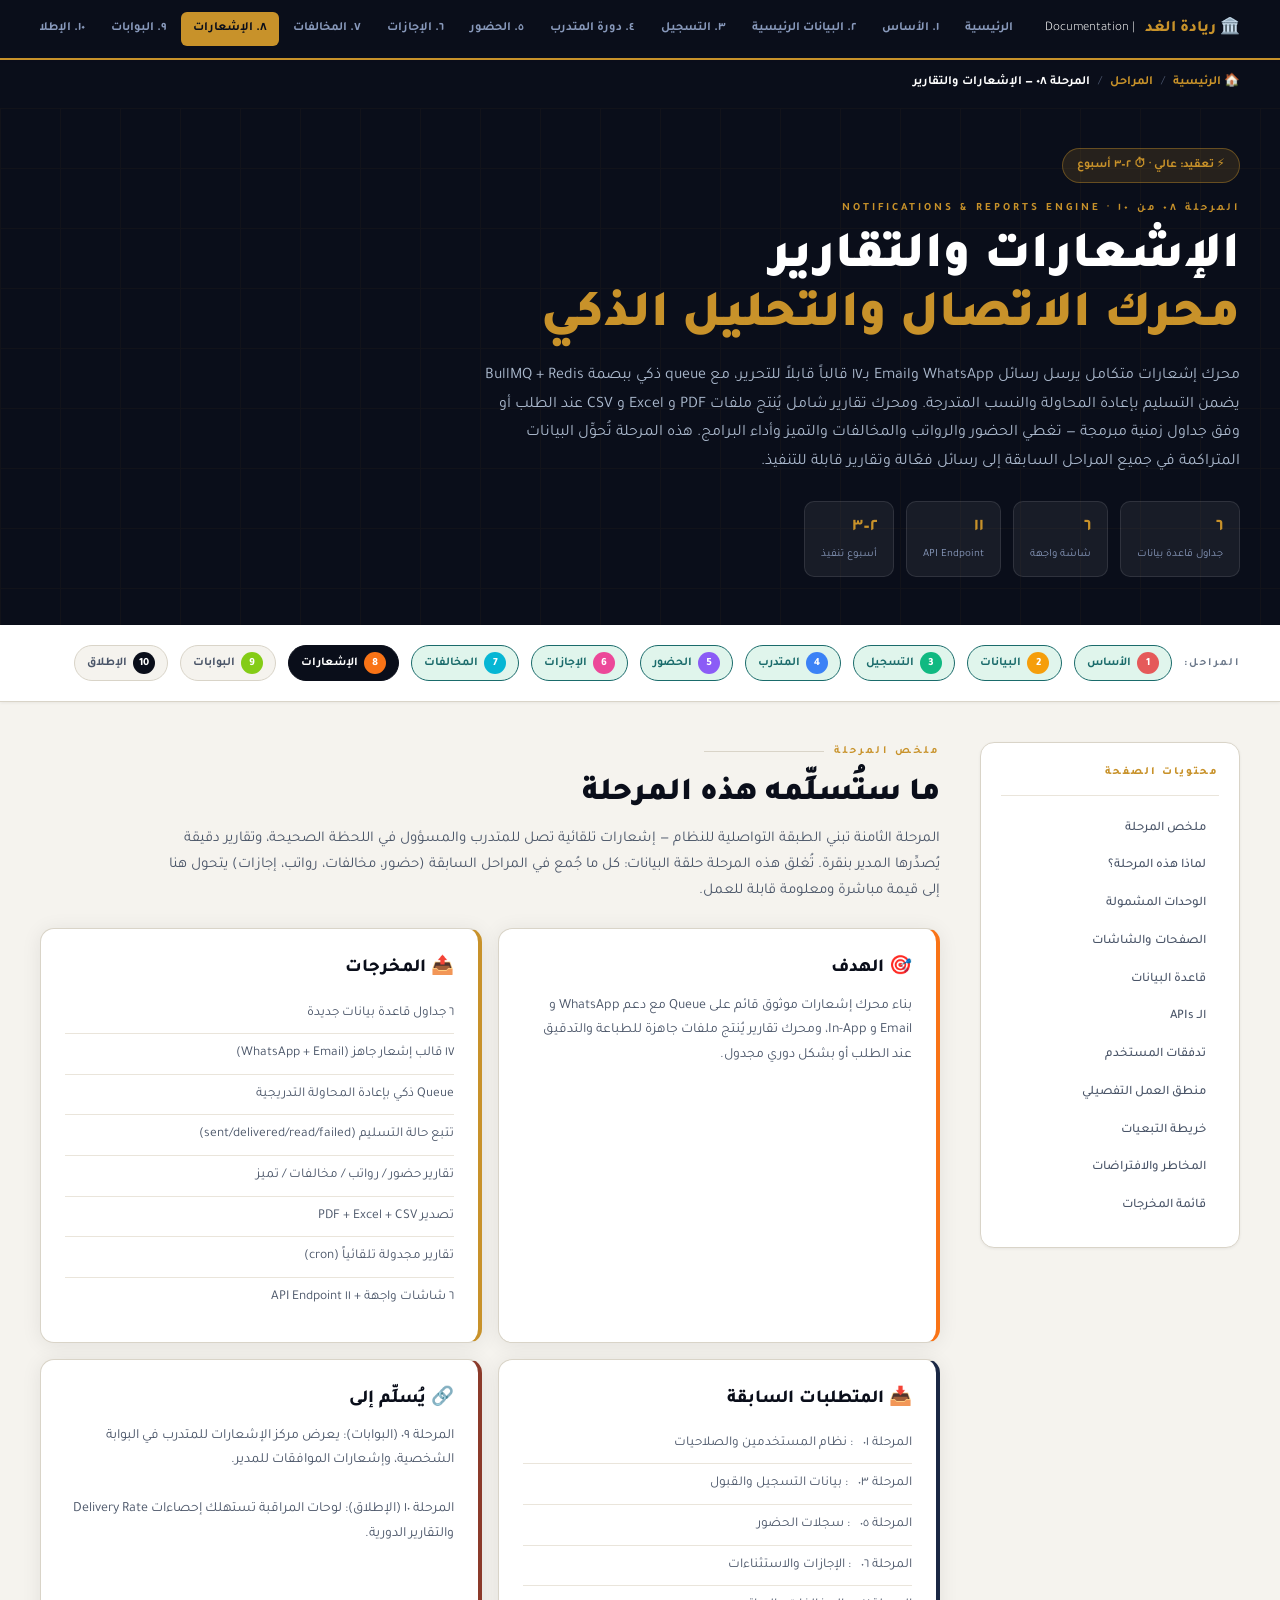
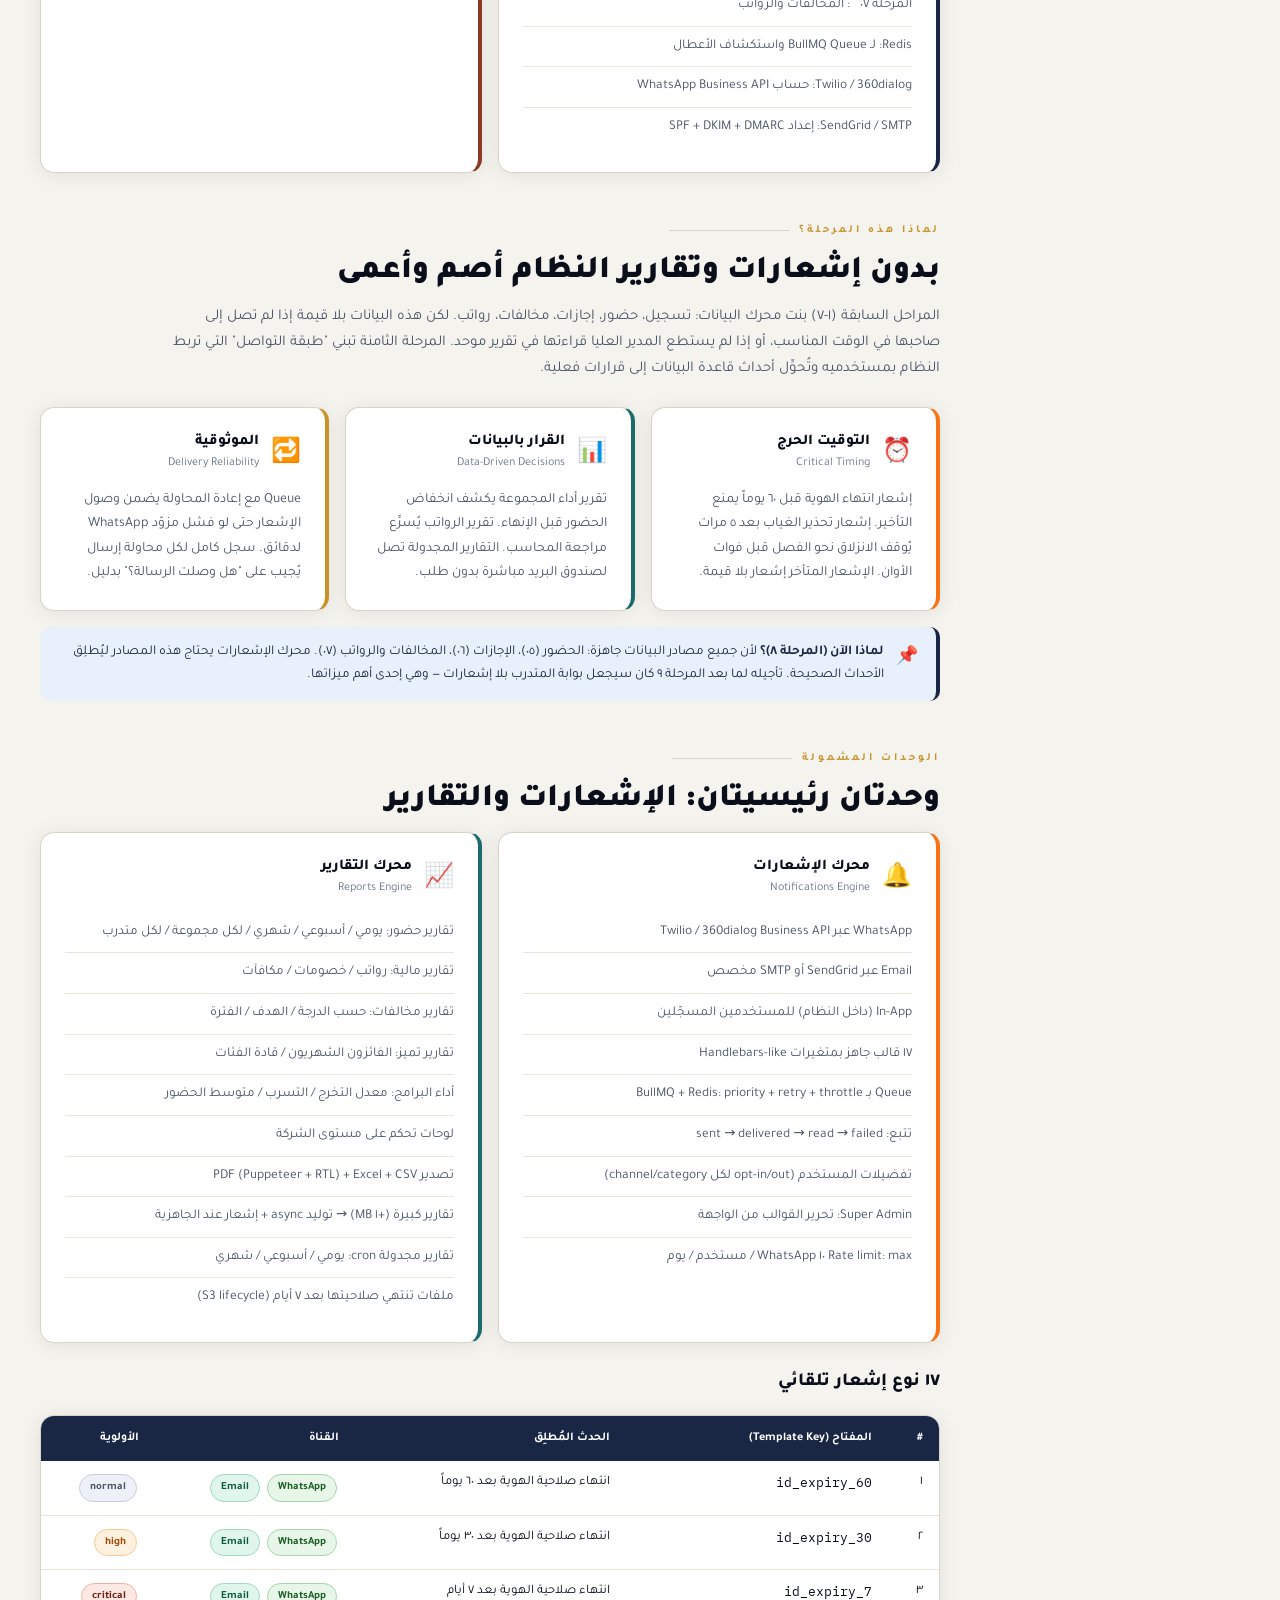
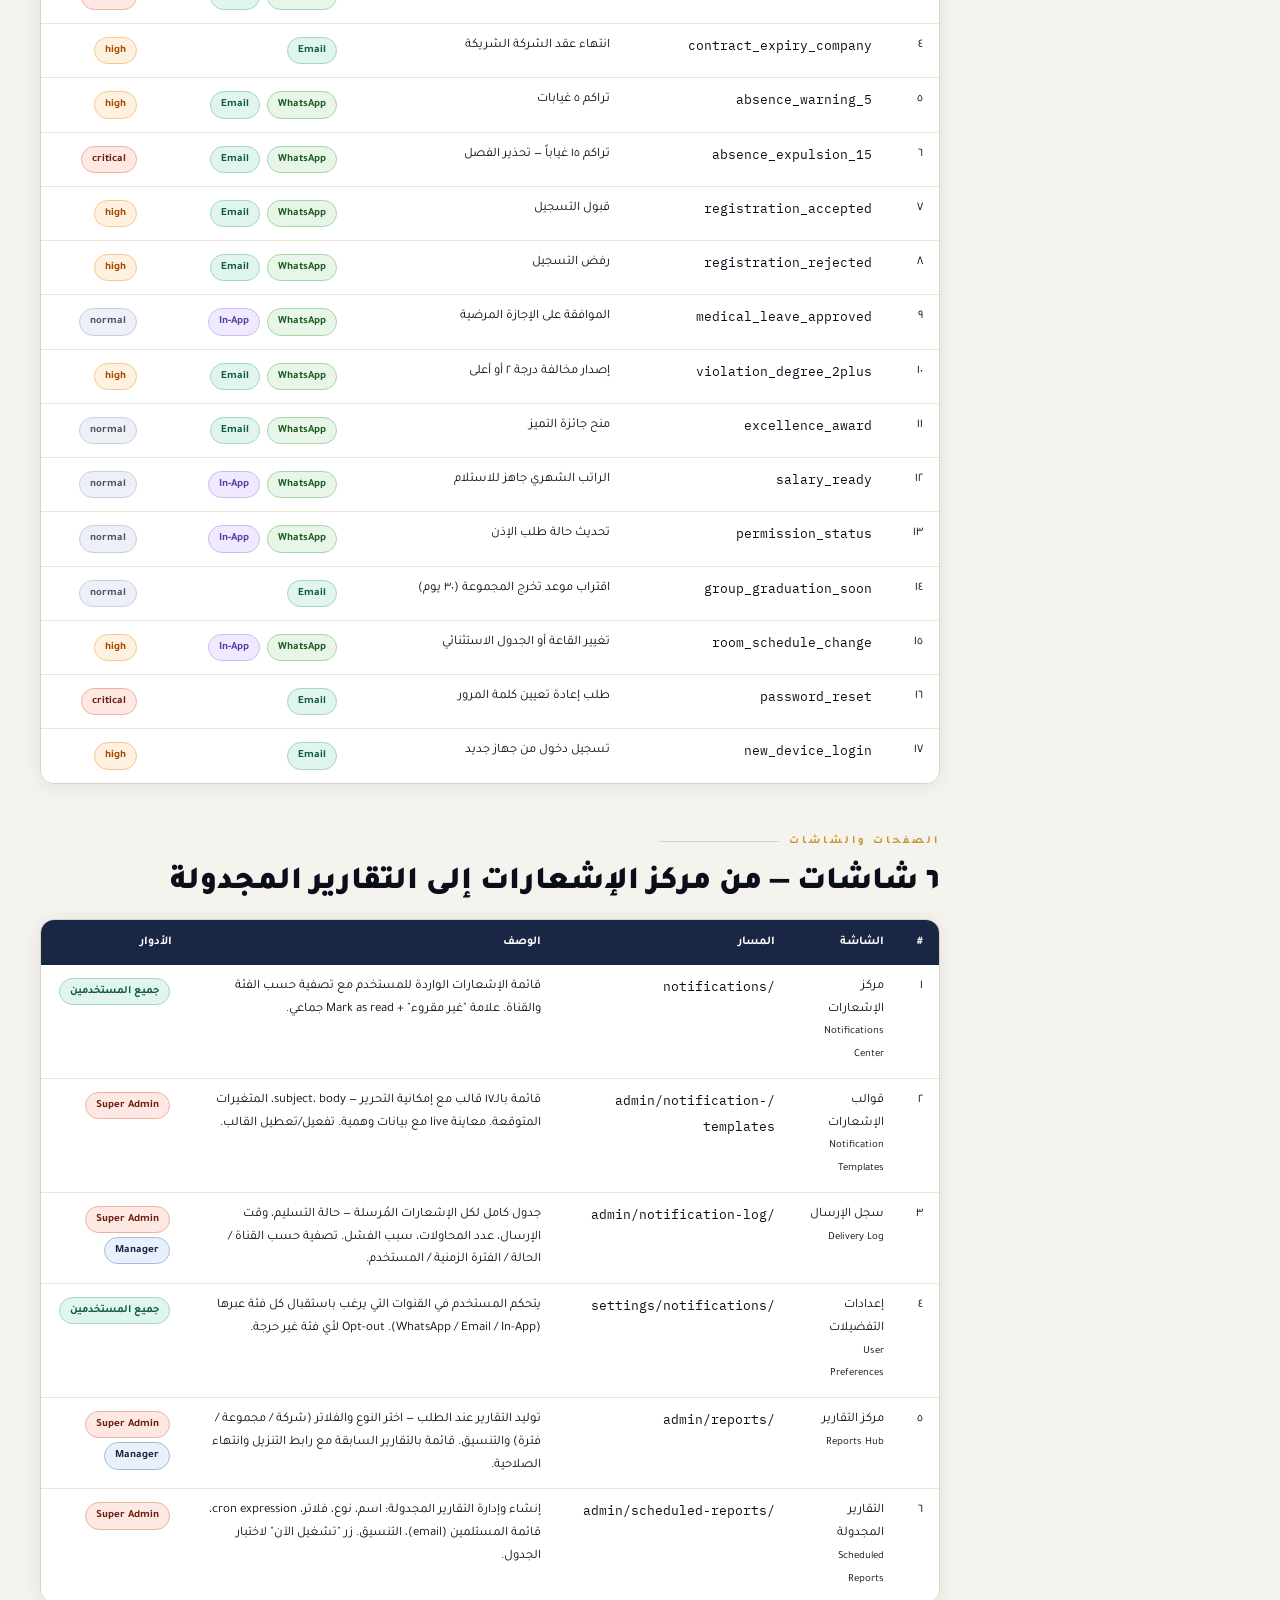
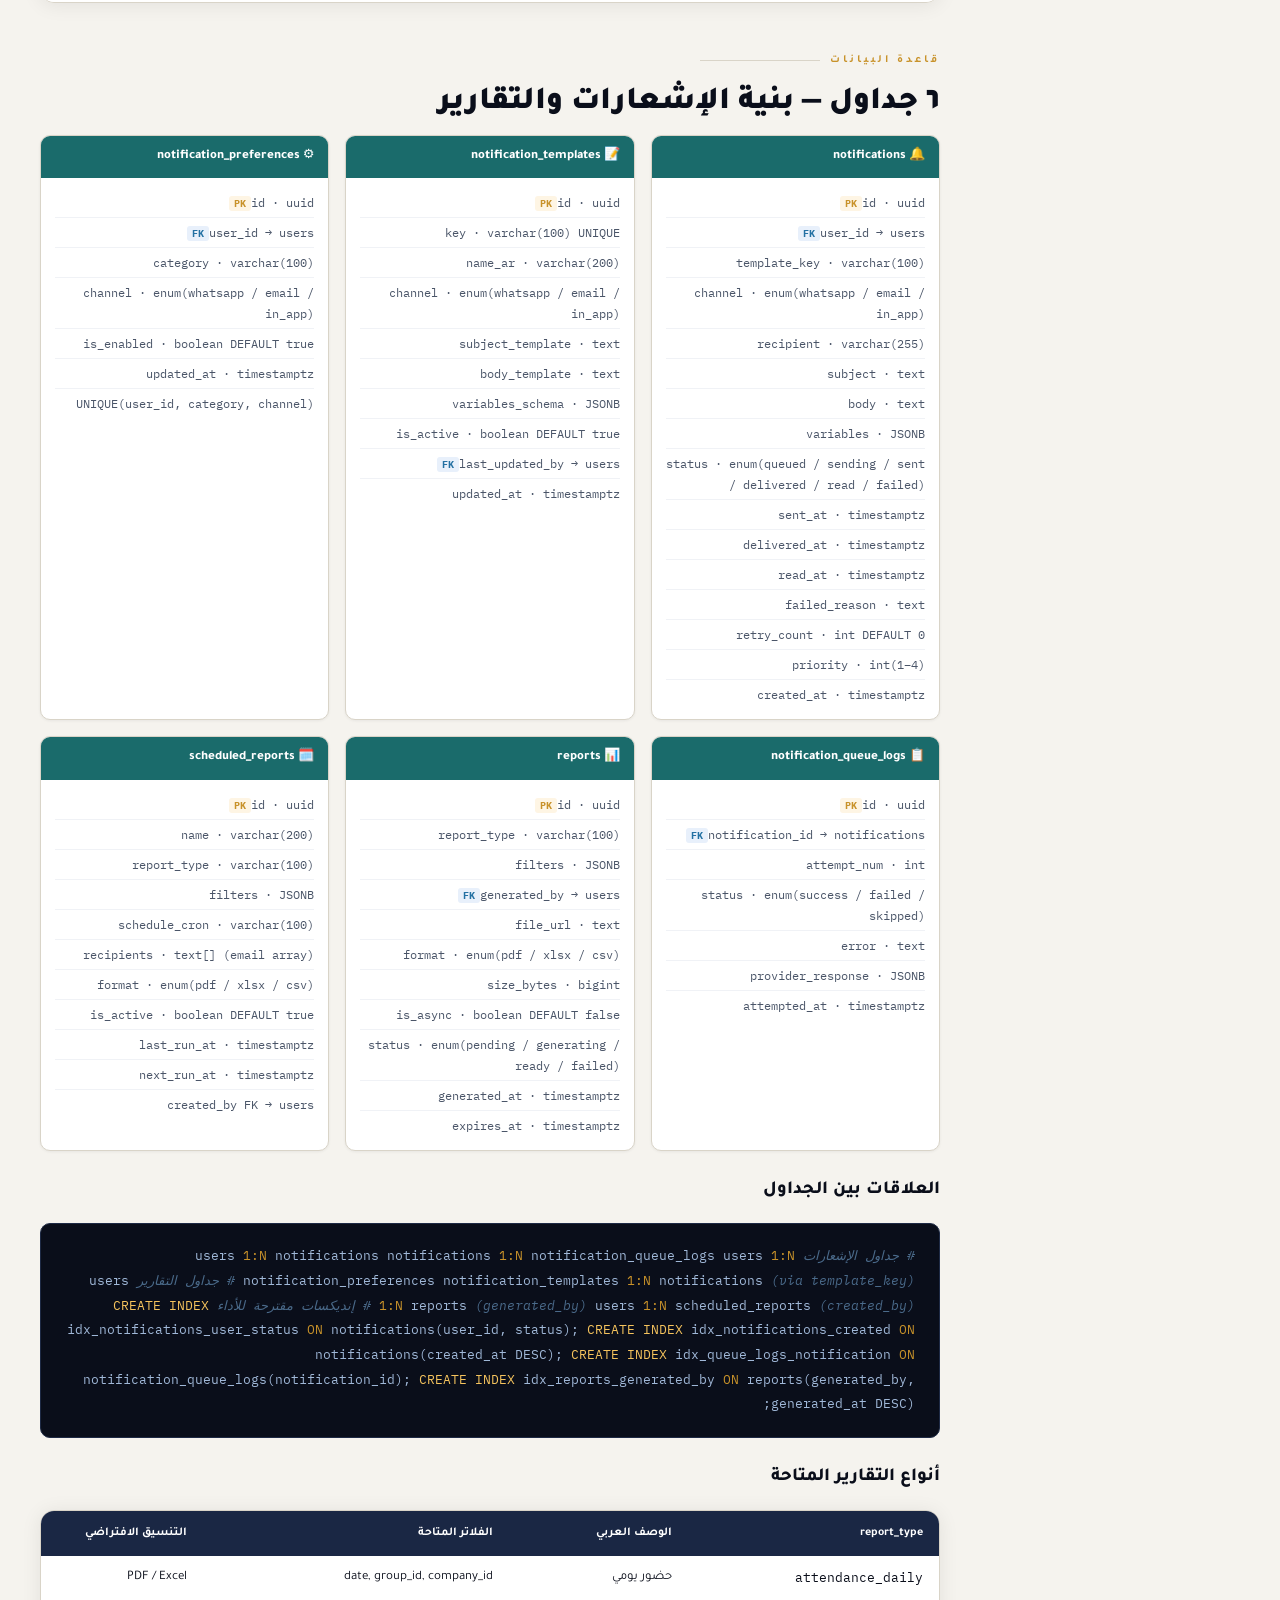
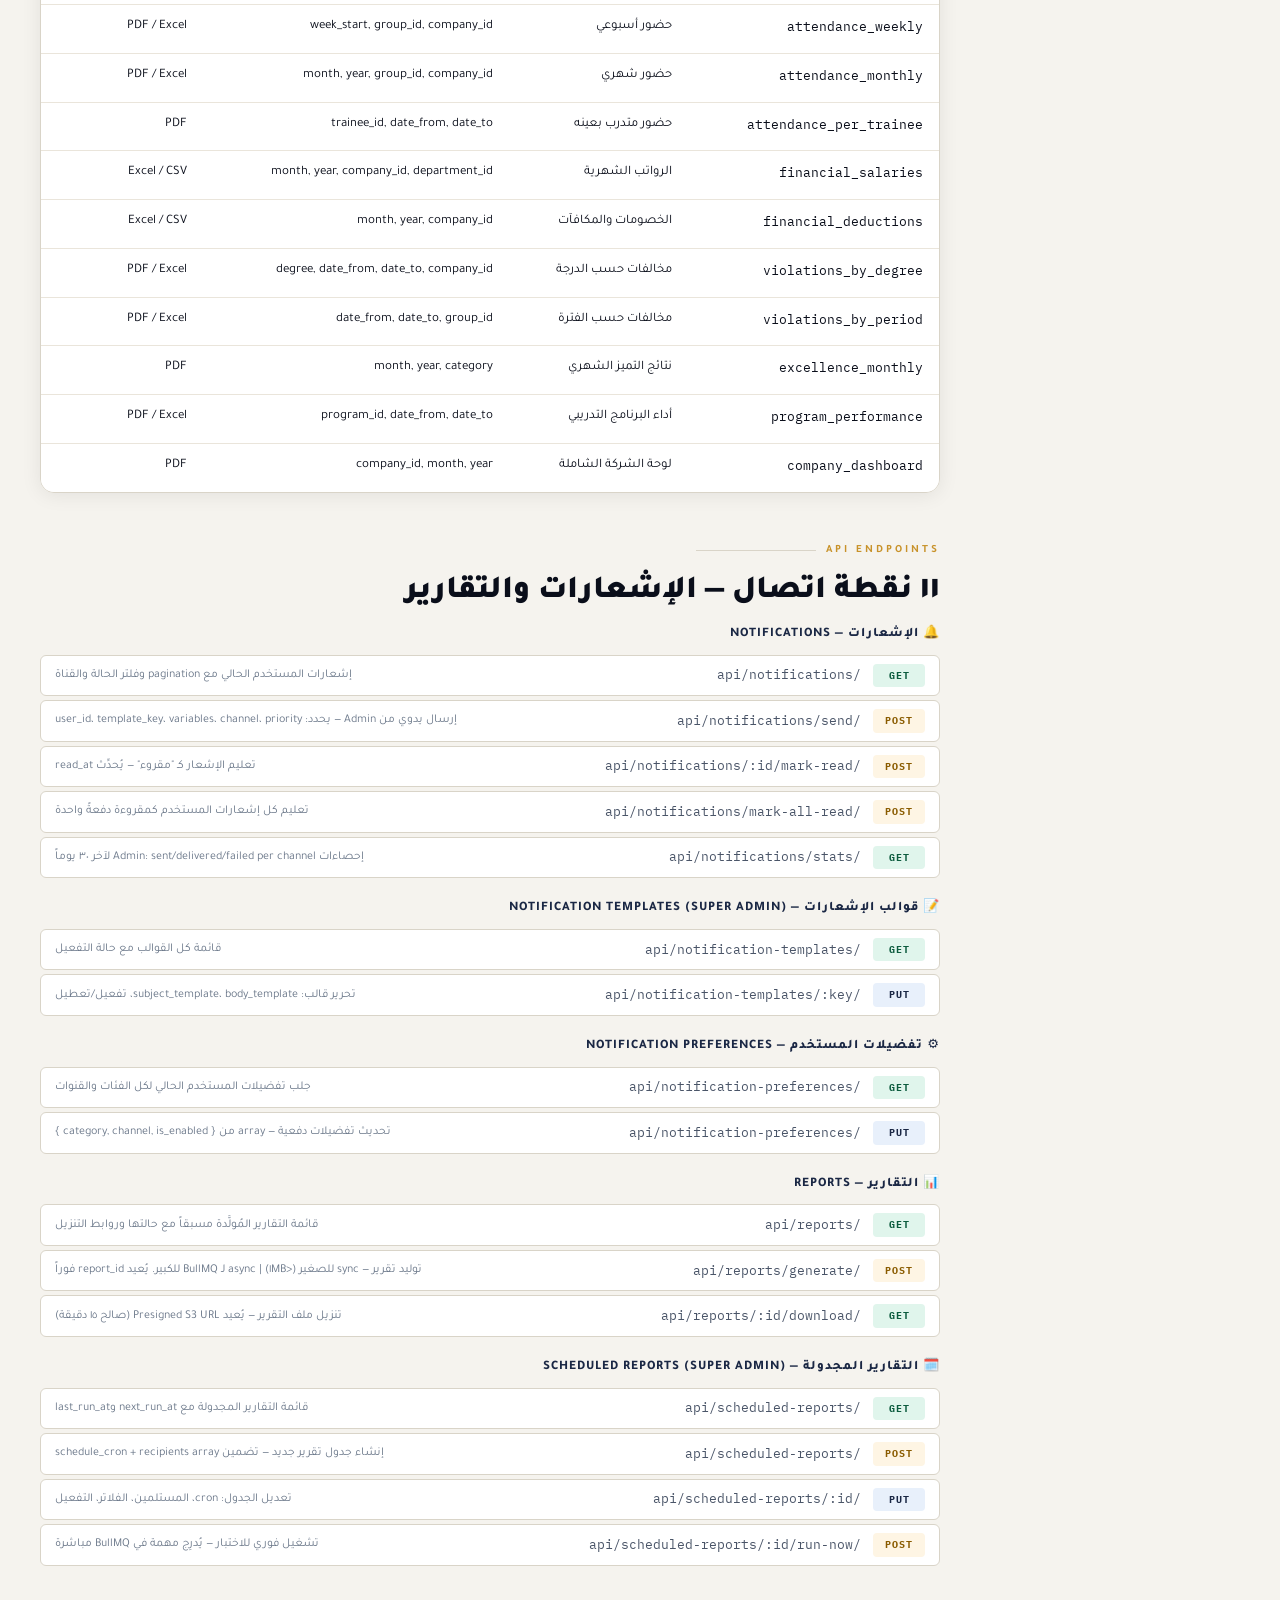
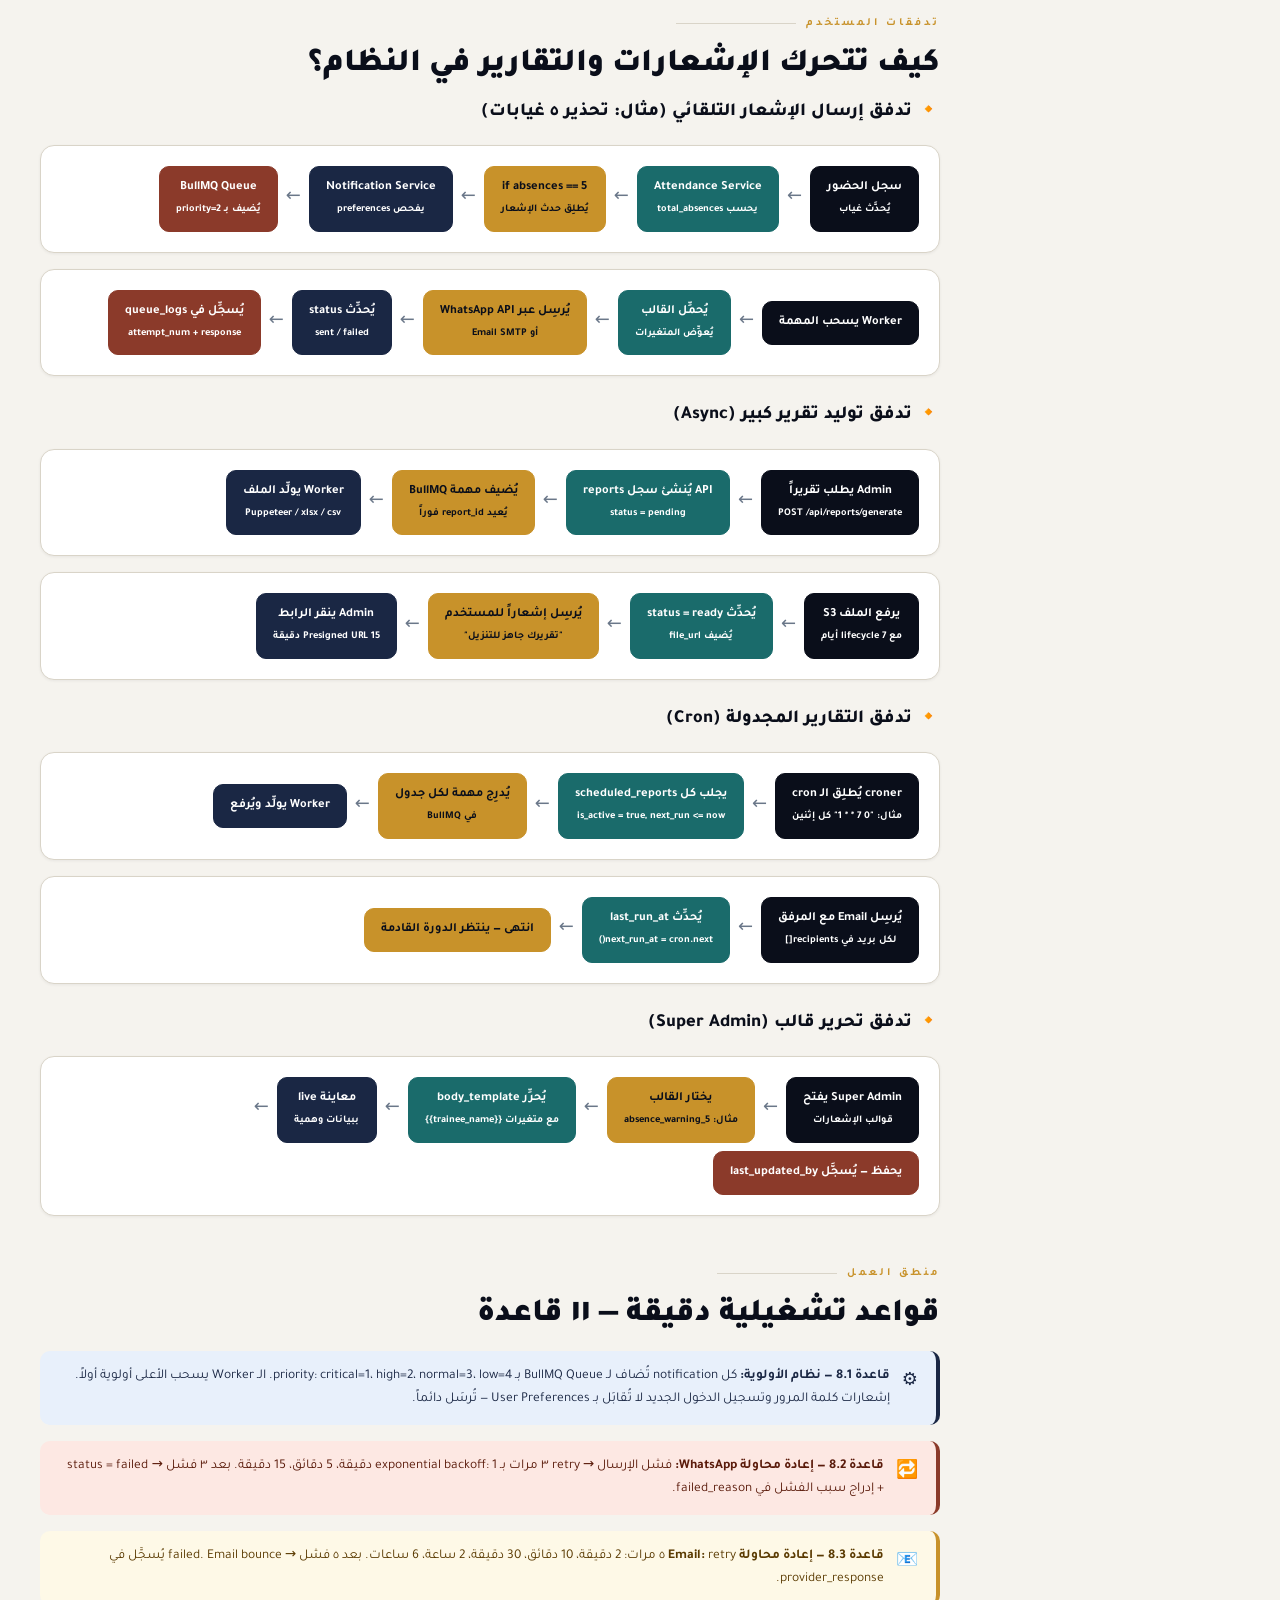
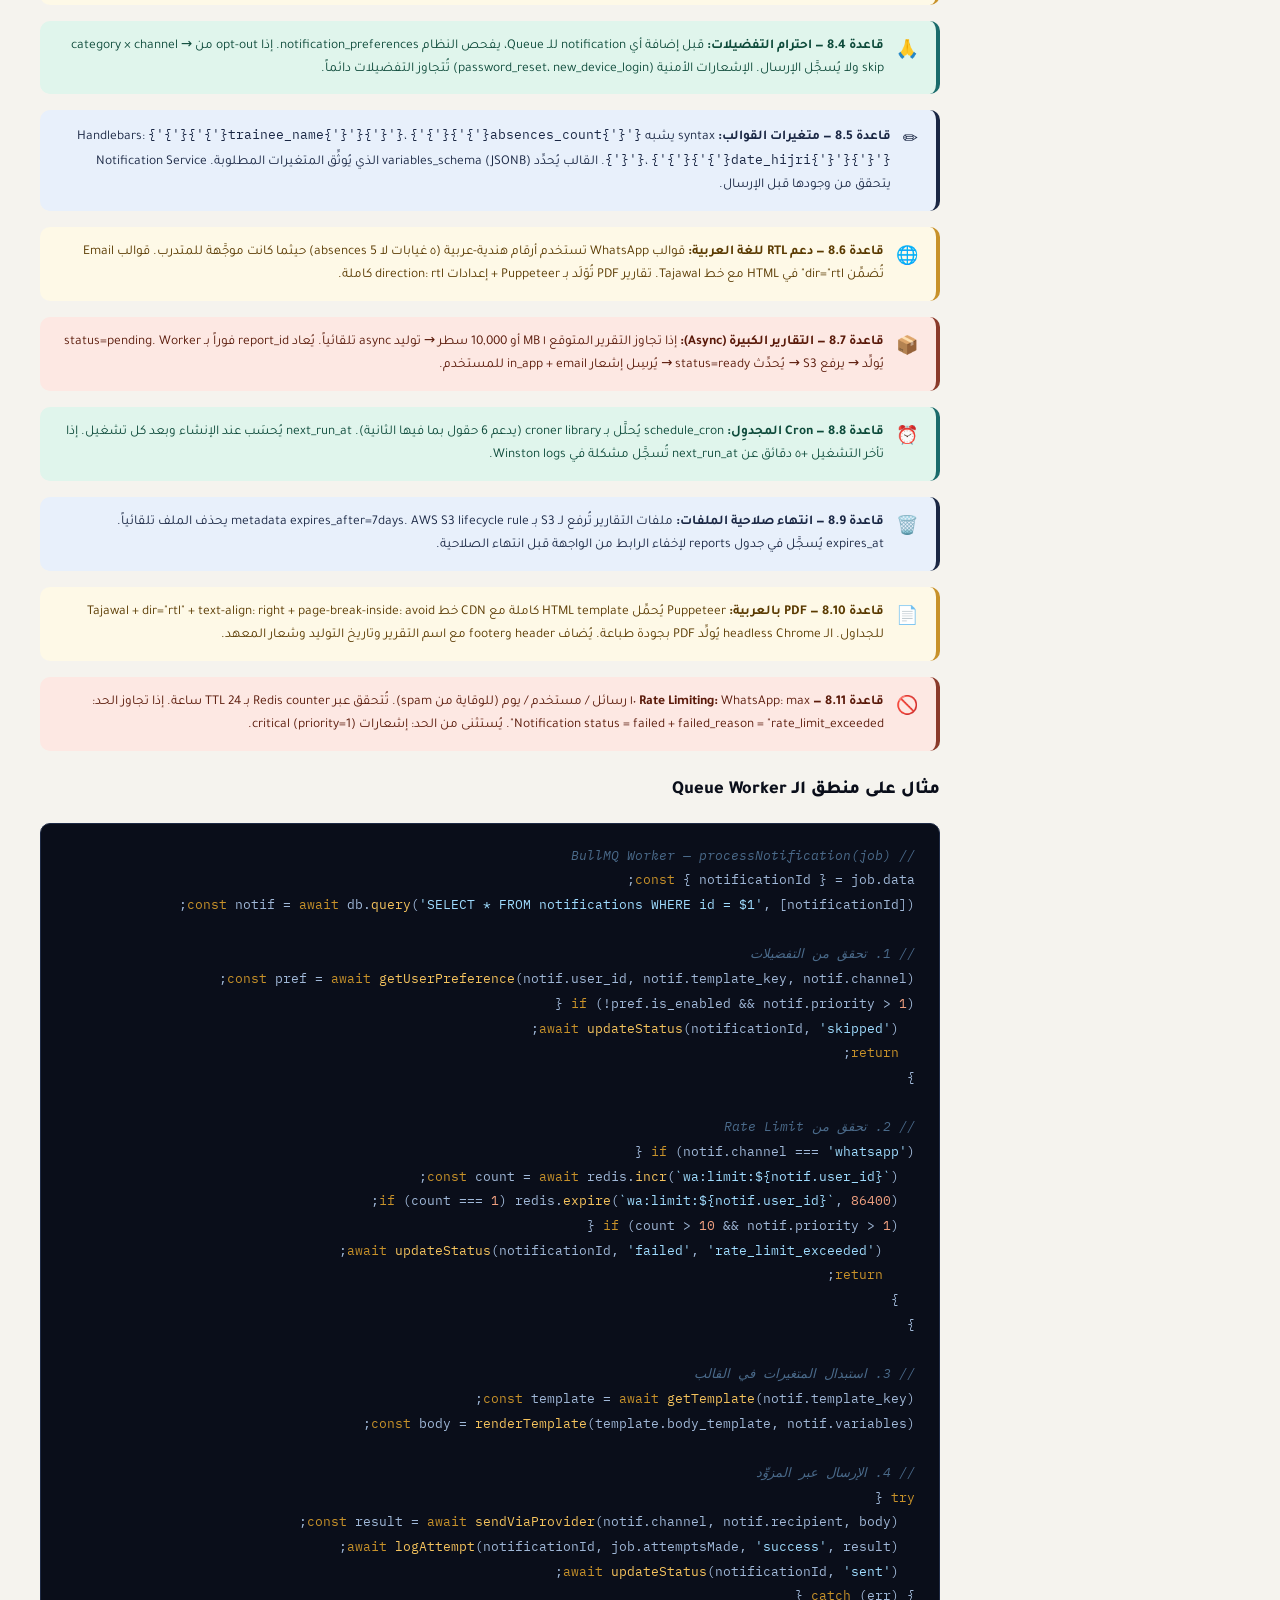
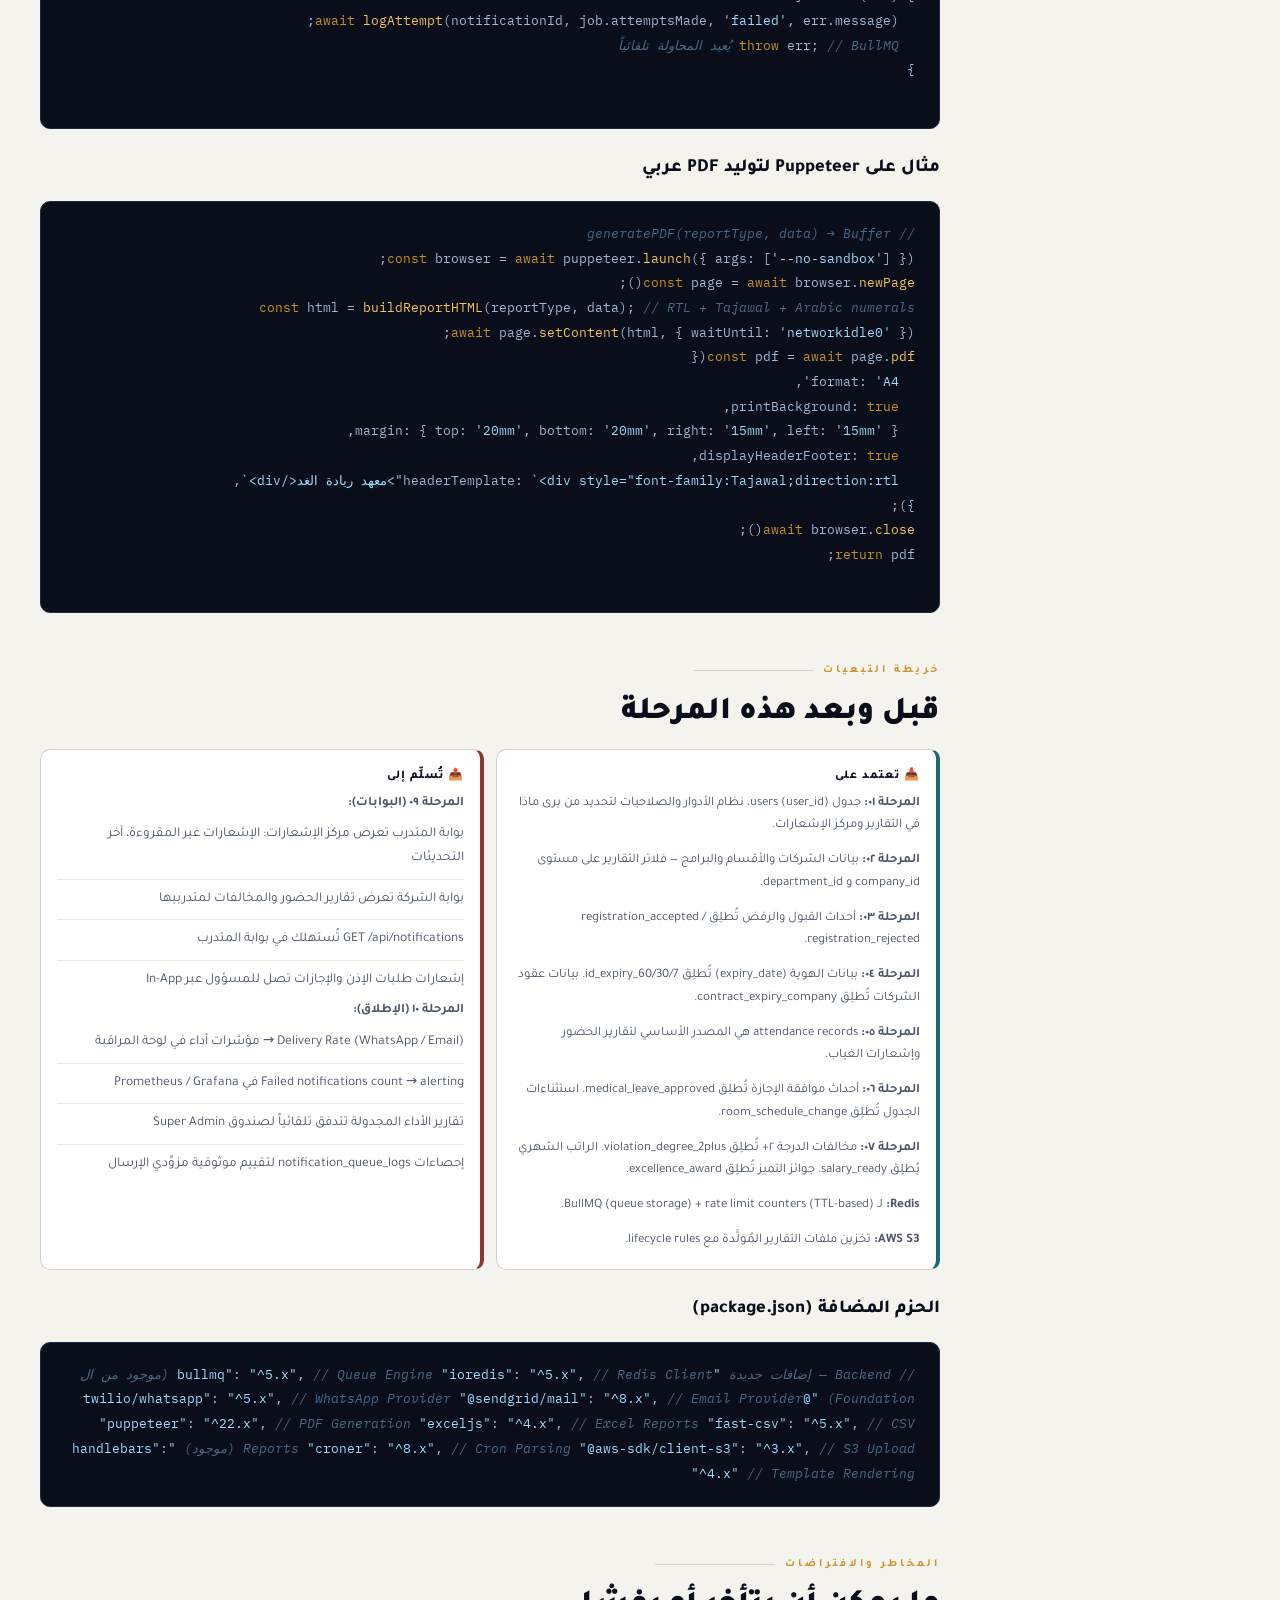
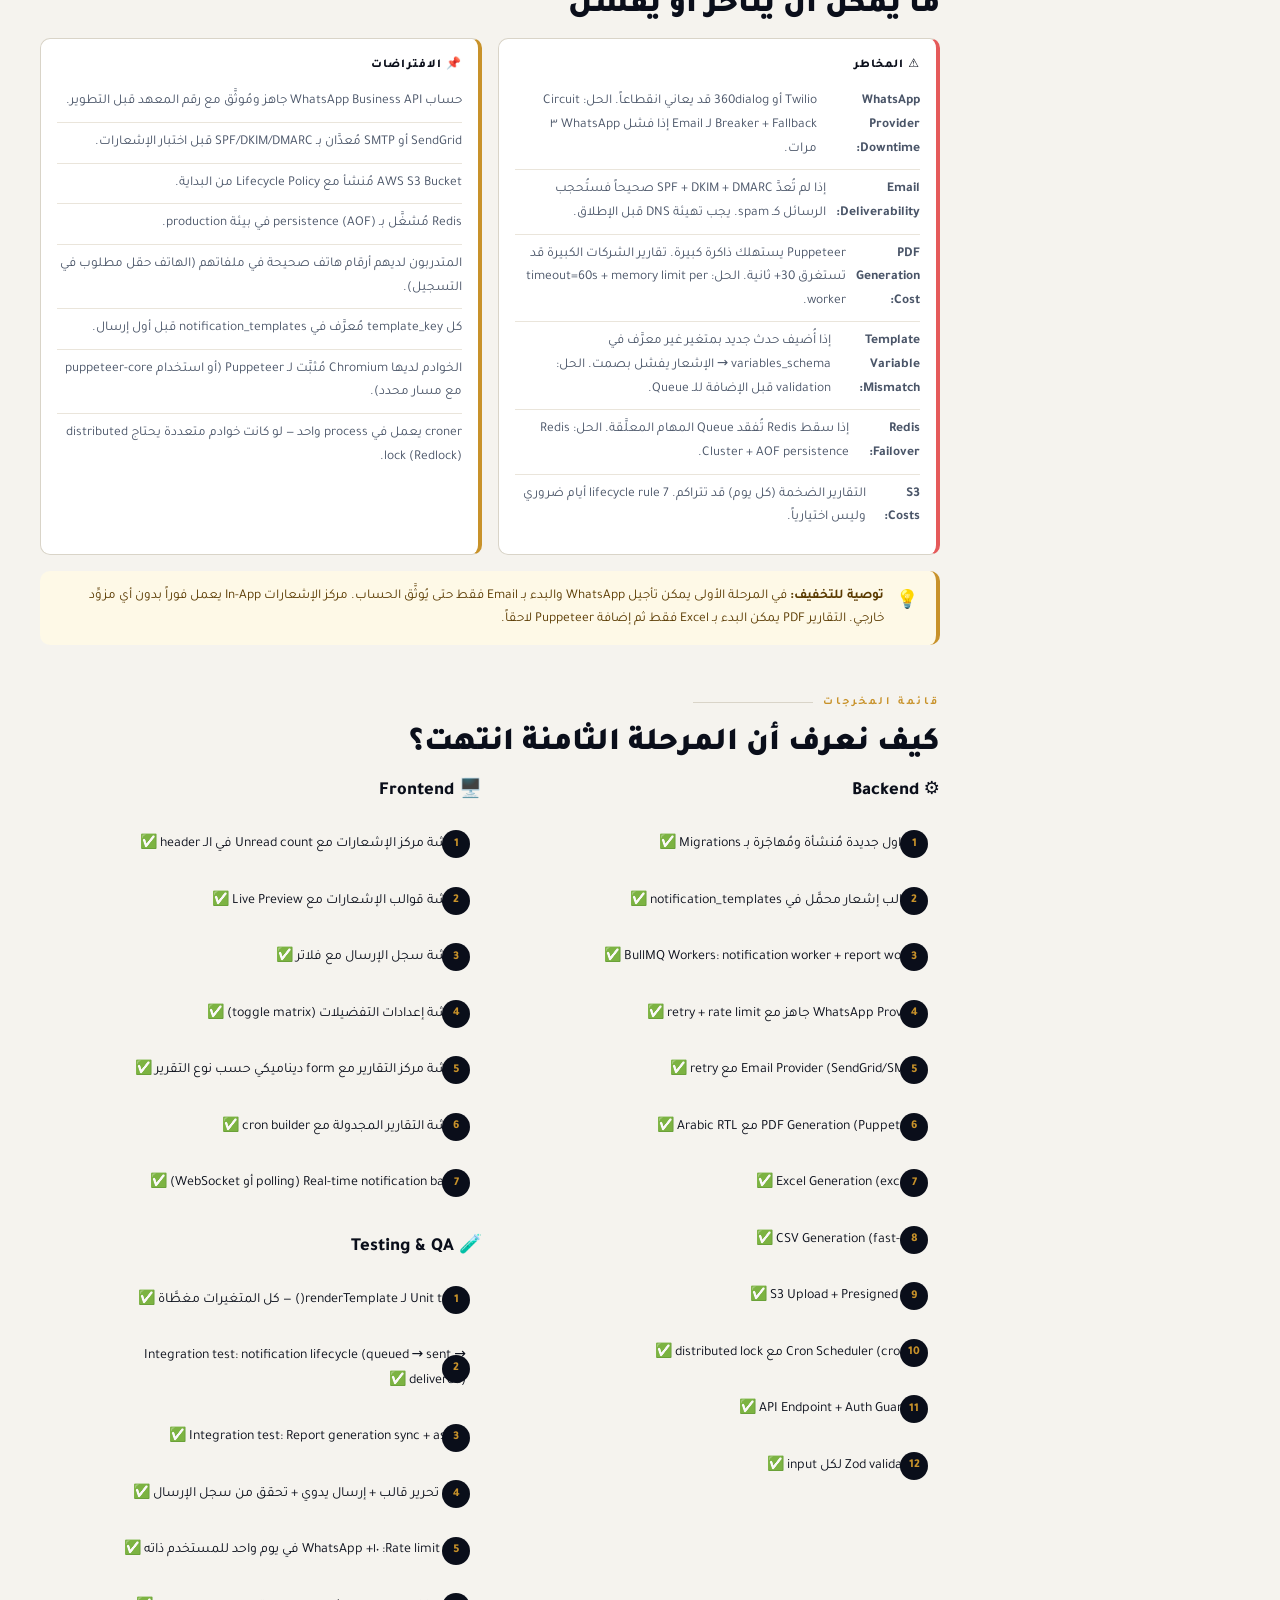
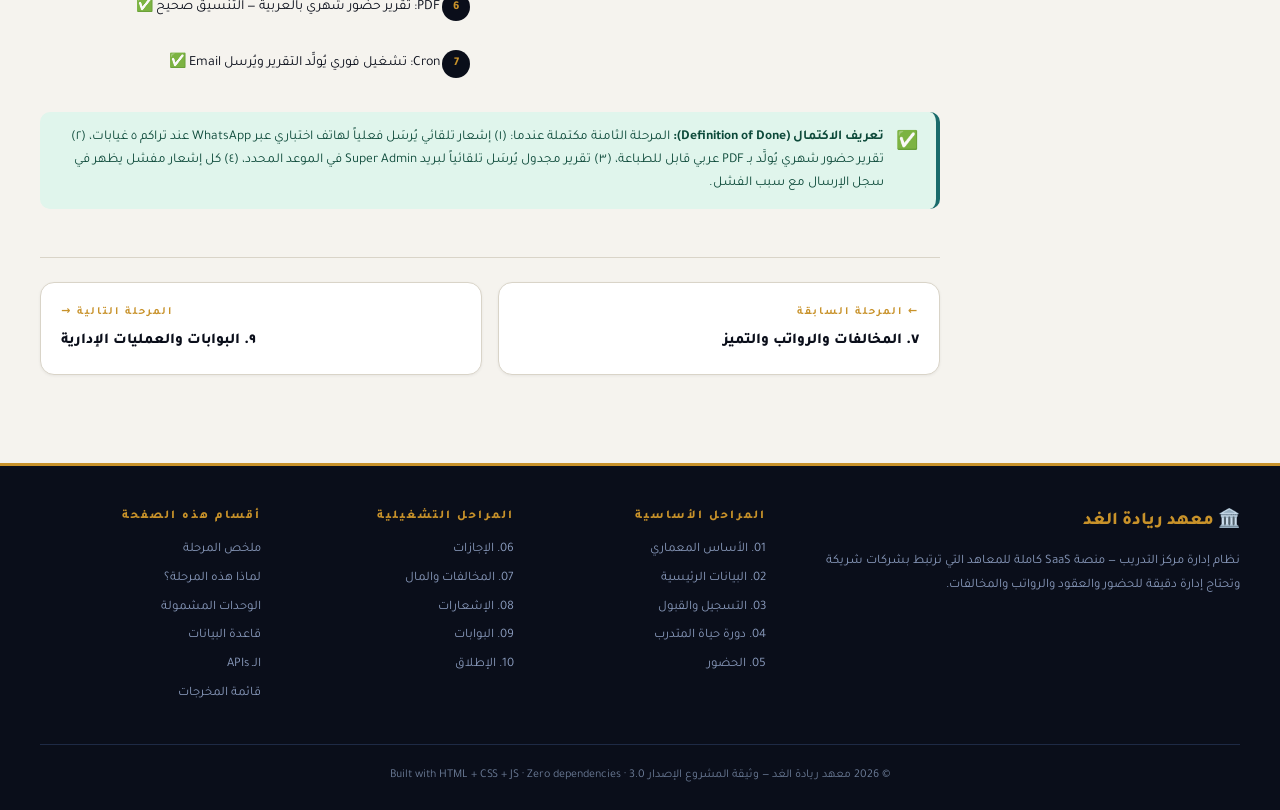
<file: phase-08-notifications-reports.html>
<!DOCTYPE html>
<html lang="ar" dir="rtl">
<head>
<meta charset="UTF-8">
<meta name="viewport" content="width=device-width, initial-scale=1.0">
<title>المرحلة ٠٨ — الإشعارات والتقارير | معهد ريادة الغد</title>
<meta name="description" content="مرحلة الإشعارات والتقارير — محرك إشعارات متكامل عبر WhatsApp + Email مع 17 قالب جاهز، وتتبع التسليم، ومحرك تقارير شامل بتنسيقات PDF وExcel وCSV، مع تقارير مجدولة تلقائياً.">
<link rel="preconnect" href="https://fonts.googleapis.com">
<link rel="preconnect" href="https://fonts.gstatic.com" crossorigin>
<link href="https://fonts.googleapis.com/css2?family=Tajawal:wght@300;400;500;700;800;900&family=IBM+Plex+Mono:wght@400;500;700&display=swap" rel="stylesheet">
<link rel="stylesheet" href="assets/css/style.css">
</head>
<body>

<!-- 1. Top Nav -->
<nav class="site-nav">
  <div class="site-nav-inner">
    <a href="index.html" class="nav-logo">🏛️ ريادة الغد <span>| Documentation</span></a>
    <button class="nav-toggle" aria-label="القائمة">☰</button>
    <div class="nav-links">
      <a href="index.html">الرئيسية</a>
      <a href="phase-01-foundation.html">١. الأساس</a>
      <a href="phase-02-master-data.html">٢. البيانات الرئيسية</a>
      <a href="phase-03-registration-intake.html">٣. التسجيل</a>
      <a href="phase-04-trainee-lifecycle.html">٤. دورة المتدرب</a>
      <a href="phase-05-attendance-operations.html">٥. الحضور</a>
      <a href="phase-06-leaves-exceptions.html">٦. الإجازات</a>
      <a href="phase-07-violations-financials.html">٧. المخالفات</a>
      <a href="phase-08-notifications-reports.html" class="active">٨. الإشعارات</a>
      <a href="phase-09-portals-admin-ops.html">٩. البوابات</a>
      <a href="phase-10-launch-roadmap.html">١٠. الإطلاق</a>
    </div>
  </div>
</nav>
<div class="scroll-progress"><div class="scroll-progress-bar"></div></div>

<!-- 2. Breadcrumb -->
<div class="breadcrumb">
  <div class="breadcrumb-inner">
    <a href="index.html">🏠 الرئيسية</a>
    <span class="sep">/</span>
    <a href="index.html#timeline">المراحل</a>
    <span class="sep">/</span>
    <span class="current">المرحلة ٠٨ — الإشعارات والتقارير</span>
  </div>
</div>

<!-- 3. Page Hero -->
<header class="page-hero">
  <div class="page-hero-inner">
    <div class="complexity-badge">⚡ تعقيد: عالي · ⏱ ٢–٣ أسبوع</div>
    <div class="hero-label">المرحلة ٠٨ من ١٠ · Notifications &amp; Reports Engine</div>
    <h1>الإشعارات والتقارير<br><span>محرك الاتصال والتحليل الذكي</span></h1>
    <p class="hero-desc">
      محرك إشعارات متكامل يرسل رسائل WhatsApp وEmail بـ١٧ قالباً قابلاً للتحرير، مع queue ذكي ببصمة BullMQ + Redis يضمن التسليم بإعادة المحاولة والنسب المتدرجة. ومحرك تقارير شامل يُنتج ملفات PDF و Excel و CSV عند الطلب أو وفق جداول زمنية مبرمجة — تغطي الحضور والرواتب والمخالفات والتميز وأداء البرامج. هذه المرحلة تُحوِّل البيانات المتراكمة في جميع المراحل السابقة إلى رسائل فعّالة وتقارير قابلة للتنفيذ.
    </p>
    <div class="hero-meta">
      <div class="hero-meta-item"><strong>٦</strong><span>جداول قاعدة بيانات</span></div>
      <div class="hero-meta-item"><strong>٦</strong><span>شاشة واجهة</span></div>
      <div class="hero-meta-item"><strong>١١</strong><span>API Endpoint</span></div>
      <div class="hero-meta-item"><strong>٢–٣</strong><span>أسبوع تنفيذ</span></div>
    </div>
  </div>
</header>

<!-- 4. Phase Navigator -->
<div class="phase-navigator">
  <div class="phase-nav-inner">
    <span class="phase-nav-label">المراحل:</span>
    <a href="phase-01-foundation.html" class="phase-dot done"><span class="pd-num pdn-1">1</span>الأساس</a>
    <a href="phase-02-master-data.html" class="phase-dot done"><span class="pd-num pdn-2">2</span>البيانات</a>
    <a href="phase-03-registration-intake.html" class="phase-dot done"><span class="pd-num pdn-3">3</span>التسجيل</a>
    <a href="phase-04-trainee-lifecycle.html" class="phase-dot done"><span class="pd-num pdn-4">4</span>المتدرب</a>
    <a href="phase-05-attendance-operations.html" class="phase-dot done"><span class="pd-num pdn-5">5</span>الحضور</a>
    <a href="phase-06-leaves-exceptions.html" class="phase-dot done"><span class="pd-num pdn-6">6</span>الإجازات</a>
    <a href="phase-07-violations-financials.html" class="phase-dot done"><span class="pd-num pdn-7">7</span>المخالفات</a>
    <a href="phase-08-notifications-reports.html" class="phase-dot current"><span class="pd-num pdn-8">8</span>الإشعارات</a>
    <a href="phase-09-portals-admin-ops.html" class="phase-dot"><span class="pd-num pdn-9">9</span>البوابات</a>
    <a href="phase-10-launch-roadmap.html" class="phase-dot"><span class="pd-num pdn-10">10</span>الإطلاق</a>
  </div>
</div>

<!-- 5. Main Body with TOC + Content -->
<div class="page-body">
  <aside class="toc">
    <h4>محتويات الصفحة</h4>
    <ul>
      <li><a href="#summary">ملخص المرحلة</a></li>
      <li><a href="#why">لماذا هذه المرحلة؟</a></li>
      <li><a href="#modules">الوحدات المشمولة</a></li>
      <li><a href="#screens">الصفحات والشاشات</a></li>
      <li><a href="#database">قاعدة البيانات</a></li>
      <li><a href="#apis">الـ APIs</a></li>
      <li><a href="#flows">تدفقات المستخدم</a></li>
      <li><a href="#logic">منطق العمل التفصيلي</a></li>
      <li><a href="#dependencies">خريطة التبعيات</a></li>
      <li><a href="#risks">المخاطر والافتراضات</a></li>
      <li><a href="#checklist">قائمة المخرجات</a></li>
    </ul>
  </aside>

  <main class="content">

    <!-- ═══════════════════════════════════════════════════
         Section 1: Summary
    ═══════════════════════════════════════════════════ -->
    <section id="summary" class="section">
      <div class="section-label">ملخص المرحلة</div>
      <h2 class="section-title">ما ستُسلِّمه هذه المرحلة</h2>
      <p class="section-desc">
        المرحلة الثامنة تبني الطبقة التواصلية للنظام — إشعارات تلقائية تصل للمتدرب والمسؤول في اللحظة الصحيحة، وتقارير دقيقة يُصدِّرها المدير بنقرة. تُغلق هذه المرحلة حلقة البيانات: كل ما جُمع في المراحل السابقة (حضور، مخالفات، رواتب، إجازات) يتحول هنا إلى قيمة مباشرة ومعلومة قابلة للعمل.
      </p>

      <div class="grid grid-2">
        <div class="card card-accent c-p8">
          <h3>🎯 الهدف</h3>
          <p>بناء محرك إشعارات موثوق قائم على Queue مع دعم WhatsApp و Email و In-App، ومحرك تقارير يُنتج ملفات جاهزة للطباعة والتدقيق عند الطلب أو بشكل دوري مجدول.</p>
        </div>
        <div class="card card-accent c-gold">
          <h3>📤 المخرجات</h3>
          <ul class="feat-list">
            <li>٦ جداول قاعدة بيانات جديدة</li>
            <li>١٧ قالب إشعار جاهز (WhatsApp + Email)</li>
            <li>Queue ذكي بإعادة المحاولة التدريجية</li>
            <li>تتبع حالة التسليم (sent/delivered/read/failed)</li>
            <li>تقارير حضور / رواتب / مخالفات / تميز</li>
            <li>تصدير PDF + Excel + CSV</li>
            <li>تقارير مجدولة تلقائياً (cron)</li>
            <li>٦ شاشات واجهة + ١١ API Endpoint</li>
          </ul>
        </div>
        <div class="card card-accent c-navy">
          <h3>📥 المتطلبات السابقة</h3>
          <ul class="feat-list">
            <li><a href="phase-01-foundation.html">المرحلة ٠١</a>: نظام المستخدمين والصلاحيات</li>
            <li><a href="phase-03-registration-intake.html">المرحلة ٠٣</a>: بيانات التسجيل والقبول</li>
            <li><a href="phase-05-attendance-operations.html">المرحلة ٠٥</a>: سجلات الحضور</li>
            <li><a href="phase-06-leaves-exceptions.html">المرحلة ٠٦</a>: الإجازات والاستثناءات</li>
            <li><a href="phase-07-violations-financials.html">المرحلة ٠٧</a>: المخالفات والرواتب</li>
            <li>Redis: لـ BullMQ Queue واستكشاف الأعطال</li>
            <li>Twilio / 360dialog: حساب WhatsApp Business API</li>
            <li>SendGrid / SMTP: إعداد SPF + DKIM + DMARC</li>
          </ul>
        </div>
        <div class="card card-accent c-rust">
          <h3>🔗 يُسلِّم إلى</h3>
          <p>
            <a href="phase-09-portals-admin-ops.html">المرحلة ٠٩ (البوابات)</a>: يعرض مركز الإشعارات للمتدرب في البوابة الشخصية، وإشعارات الموافقات للمدير.<br><br>
            <a href="phase-10-launch-roadmap.html">المرحلة ١٠ (الإطلاق)</a>: لوحات المراقبة تستهلك إحصاءات Delivery Rate والتقارير الدورية.
          </p>
        </div>
      </div>
    </section>

    <!-- ═══════════════════════════════════════════════════
         Section 2: Why
    ═══════════════════════════════════════════════════ -->
    <section id="why" class="section">
      <div class="section-label">لماذا هذه المرحلة؟</div>
      <h2 class="section-title">بدون إشعارات وتقارير النظام أصم وأعمى</h2>
      <p class="section-desc">
        المراحل السابقة (١-٧) بنت محرك البيانات: تسجيل، حضور، إجازات، مخالفات، رواتب. لكن هذه البيانات بلا قيمة إذا لم تصل إلى صاحبها في الوقت المناسب، أو إذا لم يستطع المدير العليا قراءتها في تقرير موحد. المرحلة الثامنة تبني "طبقة التواصل" التي تربط النظام بمستخدميه وتُحوِّل أحداث قاعدة البيانات إلى قرارات فعلية.
      </p>

      <div class="grid grid-3">
        <div class="card card-accent c-p8">
          <div class="card-head">
            <div class="card-icon">⏰</div>
            <div>
              <div class="card-title">التوقيت الحرج</div>
              <div class="card-sub">Critical Timing</div>
            </div>
          </div>
          <p>إشعار انتهاء الهوية قبل ٦٠ يوماً يمنع التأخير. إشعار تحذير الغياب بعد ٥ مرات يُوقف الانزلاق نحو الفصل قبل فوات الأوان. الإشعار المتأخر إشعار بلا قيمة.</p>
        </div>
        <div class="card card-accent c-teal">
          <div class="card-head">
            <div class="card-icon">📊</div>
            <div>
              <div class="card-title">القرار بالبيانات</div>
              <div class="card-sub">Data-Driven Decisions</div>
            </div>
          </div>
          <p>تقرير أداء المجموعة يكشف انخفاض الحضور قبل الإنهاء. تقرير الرواتب يُسرِّع مراجعة المحاسب. التقارير المجدولة تصل لصندوق البريد مباشرة بدون طلب.</p>
        </div>
        <div class="card card-accent c-gold">
          <div class="card-head">
            <div class="card-icon">🔁</div>
            <div>
              <div class="card-title">الموثوقية</div>
              <div class="card-sub">Delivery Reliability</div>
            </div>
          </div>
          <p>Queue مع إعادة المحاولة يضمن وصول الإشعار حتى لو فشل مزوّد WhatsApp لدقائق. سجل كامل لكل محاولة إرسال يُجيب على "هل وصلت الرسالة؟" بدليل.</p>
        </div>
      </div>

      <div class="alert al-navy">
        <span class="ico">📌</span>
        <div><strong>لماذا الآن (المرحلة ٨)؟</strong> لأن جميع مصادر البيانات جاهزة: الحضور (٠٥)، الإجازات (٠٦)، المخالفات والرواتب (٠٧). محرك الإشعارات يحتاج هذه المصادر ليُطلِق الأحداث الصحيحة. تأجيله لما بعد المرحلة ٩ كان سيجعل بوابة المتدرب بلا إشعارات — وهي إحدى أهم ميزاتها.</div>
      </div>
    </section>

    <!-- ═══════════════════════════════════════════════════
         Section 3: Modules
    ═══════════════════════════════════════════════════ -->
    <section id="modules" class="section">
      <div class="section-label">الوحدات المشمولة</div>
      <h2 class="section-title">وحدتان رئيسيتان: الإشعارات والتقارير</h2>

      <div class="grid grid-2">
        <div class="card card-accent c-p8">
          <div class="card-head">
            <div class="card-icon">🔔</div>
            <div>
              <div class="card-title">محرك الإشعارات</div>
              <div class="card-sub">Notifications Engine</div>
            </div>
          </div>
          <ul class="feat-list">
            <li>WhatsApp عبر Twilio / 360dialog Business API</li>
            <li>Email عبر SendGrid أو SMTP مخصص</li>
            <li>In-App (داخل النظام) للمستخدمين المسجّلين</li>
            <li>١٧ قالب جاهز بمتغيرات Handlebars-like</li>
            <li>Queue بـ BullMQ + Redis: priority + retry + throttle</li>
            <li>تتبع: sent → delivered → read → failed</li>
            <li>تفضيلات المستخدم (opt-in/out لكل channel/category)</li>
            <li>Super Admin: تحرير القوالب من الواجهة</li>
            <li>Rate limit: max ١٠ WhatsApp / مستخدم / يوم</li>
          </ul>
        </div>
        <div class="card card-accent c-teal">
          <div class="card-head">
            <div class="card-icon">📈</div>
            <div>
              <div class="card-title">محرك التقارير</div>
              <div class="card-sub">Reports Engine</div>
            </div>
          </div>
          <ul class="feat-list">
            <li>تقارير حضور: يومي / أسبوعي / شهري / لكل مجموعة / لكل متدرب</li>
            <li>تقارير مالية: رواتب / خصومات / مكافآت</li>
            <li>تقارير مخالفات: حسب الدرجة / الهدف / الفترة</li>
            <li>تقارير تميز: الفائزون الشهريون / قادة الفئات</li>
            <li>أداء البرامج: معدل التخرج / التسرب / متوسط الحضور</li>
            <li>لوحات تحكم على مستوى الشركة</li>
            <li>تصدير PDF (Puppeteer + RTL) + Excel + CSV</li>
            <li>تقارير كبيرة (+١ MB) → توليد async + إشعار عند الجاهزية</li>
            <li>تقارير مجدولة cron: يومي / أسبوعي / شهري</li>
            <li>ملفات تنتهي صلاحيتها بعد ٧ أيام (S3 lifecycle)</li>
          </ul>
        </div>
      </div>

      <h3 class="mt-6">١٧ نوع إشعار تلقائي</h3>
      <div class="tbl-wrap">
        <table>
          <thead>
            <tr>
              <th>#</th>
              <th>المفتاح (Template Key)</th>
              <th>الحدث المُطلِق</th>
              <th>القناة</th>
              <th>الأولوية</th>
            </tr>
          </thead>
          <tbody>
            <tr>
              <td>١</td>
              <td><code>id_expiry_60</code></td>
              <td>انتهاء صلاحية الهوية بعد ٦٠ يوماً</td>
              <td><span class="badge b-green">WhatsApp</span> <span class="badge b-teal">Email</span></td>
              <td><span class="badge b-gray">normal</span></td>
            </tr>
            <tr>
              <td>٢</td>
              <td><code>id_expiry_30</code></td>
              <td>انتهاء صلاحية الهوية بعد ٣٠ يوماً</td>
              <td><span class="badge b-green">WhatsApp</span> <span class="badge b-teal">Email</span></td>
              <td><span class="badge b-orange">high</span></td>
            </tr>
            <tr>
              <td>٣</td>
              <td><code>id_expiry_7</code></td>
              <td>انتهاء صلاحية الهوية بعد ٧ أيام</td>
              <td><span class="badge b-green">WhatsApp</span> <span class="badge b-teal">Email</span></td>
              <td><span class="badge b-rust">critical</span></td>
            </tr>
            <tr>
              <td>٤</td>
              <td><code>contract_expiry_company</code></td>
              <td>انتهاء عقد الشركة الشريكة</td>
              <td><span class="badge b-teal">Email</span></td>
              <td><span class="badge b-orange">high</span></td>
            </tr>
            <tr>
              <td>٥</td>
              <td><code>absence_warning_5</code></td>
              <td>تراكم ٥ غيابات</td>
              <td><span class="badge b-green">WhatsApp</span> <span class="badge b-teal">Email</span></td>
              <td><span class="badge b-orange">high</span></td>
            </tr>
            <tr>
              <td>٦</td>
              <td><code>absence_expulsion_15</code></td>
              <td>تراكم ١٥ غياباً — تحذير الفصل</td>
              <td><span class="badge b-green">WhatsApp</span> <span class="badge b-teal">Email</span></td>
              <td><span class="badge b-rust">critical</span></td>
            </tr>
            <tr>
              <td>٧</td>
              <td><code>registration_accepted</code></td>
              <td>قبول التسجيل</td>
              <td><span class="badge b-green">WhatsApp</span> <span class="badge b-teal">Email</span></td>
              <td><span class="badge b-orange">high</span></td>
            </tr>
            <tr>
              <td>٨</td>
              <td><code>registration_rejected</code></td>
              <td>رفض التسجيل</td>
              <td><span class="badge b-green">WhatsApp</span> <span class="badge b-teal">Email</span></td>
              <td><span class="badge b-orange">high</span></td>
            </tr>
            <tr>
              <td>٩</td>
              <td><code>medical_leave_approved</code></td>
              <td>الموافقة على الإجازة المرضية</td>
              <td><span class="badge b-green">WhatsApp</span> <span class="badge b-purple">In-App</span></td>
              <td><span class="badge b-gray">normal</span></td>
            </tr>
            <tr>
              <td>١٠</td>
              <td><code>violation_degree_2plus</code></td>
              <td>إصدار مخالفة درجة ٢ أو أعلى</td>
              <td><span class="badge b-green">WhatsApp</span> <span class="badge b-teal">Email</span></td>
              <td><span class="badge b-orange">high</span></td>
            </tr>
            <tr>
              <td>١١</td>
              <td><code>excellence_award</code></td>
              <td>منح جائزة التميز</td>
              <td><span class="badge b-green">WhatsApp</span> <span class="badge b-teal">Email</span></td>
              <td><span class="badge b-gray">normal</span></td>
            </tr>
            <tr>
              <td>١٢</td>
              <td><code>salary_ready</code></td>
              <td>الراتب الشهري جاهز للاستلام</td>
              <td><span class="badge b-green">WhatsApp</span> <span class="badge b-purple">In-App</span></td>
              <td><span class="badge b-gray">normal</span></td>
            </tr>
            <tr>
              <td>١٣</td>
              <td><code>permission_status</code></td>
              <td>تحديث حالة طلب الإذن</td>
              <td><span class="badge b-green">WhatsApp</span> <span class="badge b-purple">In-App</span></td>
              <td><span class="badge b-gray">normal</span></td>
            </tr>
            <tr>
              <td>١٤</td>
              <td><code>group_graduation_soon</code></td>
              <td>اقتراب موعد تخرج المجموعة (٣٠ يوم)</td>
              <td><span class="badge b-teal">Email</span></td>
              <td><span class="badge b-gray">normal</span></td>
            </tr>
            <tr>
              <td>١٥</td>
              <td><code>room_schedule_change</code></td>
              <td>تغيير القاعة أو الجدول الاستثنائي</td>
              <td><span class="badge b-green">WhatsApp</span> <span class="badge b-purple">In-App</span></td>
              <td><span class="badge b-orange">high</span></td>
            </tr>
            <tr>
              <td>١٦</td>
              <td><code>password_reset</code></td>
              <td>طلب إعادة تعيين كلمة المرور</td>
              <td><span class="badge b-teal">Email</span></td>
              <td><span class="badge b-rust">critical</span></td>
            </tr>
            <tr>
              <td>١٧</td>
              <td><code>new_device_login</code></td>
              <td>تسجيل دخول من جهاز جديد</td>
              <td><span class="badge b-teal">Email</span></td>
              <td><span class="badge b-orange">high</span></td>
            </tr>
          </tbody>
        </table>
      </div>
    </section>

    <!-- ═══════════════════════════════════════════════════
         Section 4: Screens
    ═══════════════════════════════════════════════════ -->
    <section id="screens" class="section">
      <div class="section-label">الصفحات والشاشات</div>
      <h2 class="section-title">٦ شاشات — من مركز الإشعارات إلى التقارير المجدولة</h2>

      <div class="tbl-wrap">
        <table>
          <thead>
            <tr>
              <th>#</th>
              <th>الشاشة</th>
              <th>المسار</th>
              <th>الوصف</th>
              <th>الأدوار</th>
            </tr>
          </thead>
          <tbody>
            <tr>
              <td>١</td>
              <td>مركز الإشعارات<br><small>Notifications Center</small></td>
              <td><code>/notifications</code></td>
              <td>قائمة الإشعارات الواردة للمستخدم مع تصفية حسب الفئة والقناة. علامة "غير مقروء" + Mark as read جماعي.</td>
              <td><span class="badge b-teal">جميع المستخدمين</span></td>
            </tr>
            <tr>
              <td>٢</td>
              <td>قوالب الإشعارات<br><small>Notification Templates</small></td>
              <td><code>/admin/notification-templates</code></td>
              <td>قائمة بالـ١٧ قالب مع إمكانية التحرير — subject، body، المتغيرات المتوقعة. معاينة live مع بيانات وهمية. تفعيل/تعطيل القالب.</td>
              <td><span class="badge b-rust">Super Admin</span></td>
            </tr>
            <tr>
              <td>٣</td>
              <td>سجل الإرسال<br><small>Delivery Log</small></td>
              <td><code>/admin/notification-log</code></td>
              <td>جدول كامل لكل الإشعارات المُرسلة — حالة التسليم، وقت الإرسال، عدد المحاولات، سبب الفشل. تصفية حسب القناة / الحالة / الفترة الزمنية / المستخدم.</td>
              <td><span class="badge b-rust">Super Admin</span> <span class="badge b-navy">Manager</span></td>
            </tr>
            <tr>
              <td>٤</td>
              <td>إعدادات التفضيلات<br><small>User Preferences</small></td>
              <td><code>/settings/notifications</code></td>
              <td>يتحكم المستخدم في القنوات التي يرغب باستقبال كل فئة عبرها (WhatsApp / Email / In-App). Opt-out لأي فئة غير حرجة.</td>
              <td><span class="badge b-teal">جميع المستخدمين</span></td>
            </tr>
            <tr>
              <td>٥</td>
              <td>مركز التقارير<br><small>Reports Hub</small></td>
              <td><code>/admin/reports</code></td>
              <td>توليد التقارير عند الطلب — اختر النوع والفلاتر (شركة / مجموعة / فترة) والتنسيق. قائمة بالتقارير السابقة مع رابط التنزيل وانتهاء الصلاحية.</td>
              <td><span class="badge b-rust">Super Admin</span> <span class="badge b-navy">Manager</span></td>
            </tr>
            <tr>
              <td>٦</td>
              <td>التقارير المجدولة<br><small>Scheduled Reports</small></td>
              <td><code>/admin/scheduled-reports</code></td>
              <td>إنشاء وإدارة التقارير المجدولة: اسم، نوع، فلاتر، cron expression، قائمة المستلمين (email)، التنسيق. زر "تشغيل الآن" لاختبار الجدول.</td>
              <td><span class="badge b-rust">Super Admin</span></td>
            </tr>
          </tbody>
        </table>
      </div>
    </section>

    <!-- ═══════════════════════════════════════════════════
         Section 5: Database
    ═══════════════════════════════════════════════════ -->
    <section id="database" class="section">
      <div class="section-label">قاعدة البيانات</div>
      <h2 class="section-title">٦ جداول — بنية الإشعارات والتقارير</h2>

      <div class="grid grid-3">

        <!-- notifications -->
        <div class="db-card">
          <div class="db-head dh-teal">🔔 notifications</div>
          <div class="db-body">
            <div class="db-field"><span class="pk">PK</span>id · uuid</div>
            <div class="db-field"><span class="fk">FK</span>user_id → users</div>
            <div class="db-field">template_key · varchar(100)</div>
            <div class="db-field">channel · enum(whatsapp / email / in_app)</div>
            <div class="db-field">recipient · varchar(255)</div>
            <div class="db-field">subject · text</div>
            <div class="db-field">body · text</div>
            <div class="db-field">variables · JSONB</div>
            <div class="db-field">status · enum(queued / sending / sent / delivered / read / failed)</div>
            <div class="db-field">sent_at · timestamptz</div>
            <div class="db-field">delivered_at · timestamptz</div>
            <div class="db-field">read_at · timestamptz</div>
            <div class="db-field">failed_reason · text</div>
            <div class="db-field">retry_count · int DEFAULT 0</div>
            <div class="db-field">priority · int(1–4)</div>
            <div class="db-field">created_at · timestamptz</div>
          </div>
        </div>

        <!-- notification_templates -->
        <div class="db-card">
          <div class="db-head dh-teal">📝 notification_templates</div>
          <div class="db-body">
            <div class="db-field"><span class="pk">PK</span>id · uuid</div>
            <div class="db-field">key · varchar(100) UNIQUE</div>
            <div class="db-field">name_ar · varchar(200)</div>
            <div class="db-field">channel · enum(whatsapp / email / in_app)</div>
            <div class="db-field">subject_template · text</div>
            <div class="db-field">body_template · text</div>
            <div class="db-field">variables_schema · JSONB</div>
            <div class="db-field">is_active · boolean DEFAULT true</div>
            <div class="db-field"><span class="fk">FK</span>last_updated_by → users</div>
            <div class="db-field">updated_at · timestamptz</div>
          </div>
        </div>

        <!-- notification_preferences -->
        <div class="db-card">
          <div class="db-head dh-teal">⚙️ notification_preferences</div>
          <div class="db-body">
            <div class="db-field"><span class="pk">PK</span>id · uuid</div>
            <div class="db-field"><span class="fk">FK</span>user_id → users</div>
            <div class="db-field">category · varchar(100)</div>
            <div class="db-field">channel · enum(whatsapp / email / in_app)</div>
            <div class="db-field">is_enabled · boolean DEFAULT true</div>
            <div class="db-field">updated_at · timestamptz</div>
            <div class="db-field db-note">UNIQUE(user_id, category, channel)</div>
          </div>
        </div>

        <!-- notification_queue_logs -->
        <div class="db-card">
          <div class="db-head dh-teal">📋 notification_queue_logs</div>
          <div class="db-body">
            <div class="db-field"><span class="pk">PK</span>id · uuid</div>
            <div class="db-field"><span class="fk">FK</span>notification_id → notifications</div>
            <div class="db-field">attempt_num · int</div>
            <div class="db-field">status · enum(success / failed / skipped)</div>
            <div class="db-field">error · text</div>
            <div class="db-field">provider_response · JSONB</div>
            <div class="db-field">attempted_at · timestamptz</div>
          </div>
        </div>

        <!-- reports -->
        <div class="db-card">
          <div class="db-head dh-teal">📊 reports</div>
          <div class="db-body">
            <div class="db-field"><span class="pk">PK</span>id · uuid</div>
            <div class="db-field">report_type · varchar(100)</div>
            <div class="db-field">filters · JSONB</div>
            <div class="db-field"><span class="fk">FK</span>generated_by → users</div>
            <div class="db-field">file_url · text</div>
            <div class="db-field">format · enum(pdf / xlsx / csv)</div>
            <div class="db-field">size_bytes · bigint</div>
            <div class="db-field">is_async · boolean DEFAULT false</div>
            <div class="db-field">status · enum(pending / generating / ready / failed)</div>
            <div class="db-field">generated_at · timestamptz</div>
            <div class="db-field">expires_at · timestamptz</div>
          </div>
        </div>

        <!-- scheduled_reports -->
        <div class="db-card">
          <div class="db-head dh-teal">🗓️ scheduled_reports</div>
          <div class="db-body">
            <div class="db-field"><span class="pk">PK</span>id · uuid</div>
            <div class="db-field">name · varchar(200)</div>
            <div class="db-field">report_type · varchar(100)</div>
            <div class="db-field">filters · JSONB</div>
            <div class="db-field">schedule_cron · varchar(100)</div>
            <div class="db-field">recipients · text[] (email array)</div>
            <div class="db-field">format · enum(pdf / xlsx / csv)</div>
            <div class="db-field">is_active · boolean DEFAULT true</div>
            <div class="db-field">last_run_at · timestamptz</div>
            <div class="db-field">next_run_at · timestamptz</div>
            <div class="db-field">created_by FK → users</div>
          </div>
        </div>

      </div>

      <h3 class="mt-6">العلاقات بين الجداول</h3>
      <div class="code-block">
<span class="c-com"># جداول الإشعارات</span>
users <span class="c-key">1:N</span> notifications
notifications <span class="c-key">1:N</span> notification_queue_logs
users <span class="c-key">1:N</span> notification_preferences
notification_templates <span class="c-key">1:N</span> notifications <span class="c-com">(via template_key)</span>

<span class="c-com"># جداول التقارير</span>
users <span class="c-key">1:N</span> reports <span class="c-com">(generated_by)</span>
users <span class="c-key">1:N</span> scheduled_reports <span class="c-com">(created_by)</span>

<span class="c-com"># إنديكسات مقترحة للأداء</span>
<span class="c-fn">CREATE INDEX</span> idx_notifications_user_status <span class="c-key">ON</span> notifications(user_id, status);
<span class="c-fn">CREATE INDEX</span> idx_notifications_created <span class="c-key">ON</span> notifications(created_at DESC);
<span class="c-fn">CREATE INDEX</span> idx_queue_logs_notification <span class="c-key">ON</span> notification_queue_logs(notification_id);
<span class="c-fn">CREATE INDEX</span> idx_reports_generated_by <span class="c-key">ON</span> reports(generated_by, generated_at DESC);
      </div>

      <h3 class="mt-6">أنواع التقارير المتاحة</h3>
      <div class="tbl-wrap">
        <table>
          <thead>
            <tr>
              <th>report_type</th>
              <th>الوصف العربي</th>
              <th>الفلاتر المتاحة</th>
              <th>التنسيق الافتراضي</th>
            </tr>
          </thead>
          <tbody>
            <tr>
              <td><code>attendance_daily</code></td>
              <td>حضور يومي</td>
              <td>date, group_id, company_id</td>
              <td>PDF / Excel</td>
            </tr>
            <tr>
              <td><code>attendance_weekly</code></td>
              <td>حضور أسبوعي</td>
              <td>week_start, group_id, company_id</td>
              <td>PDF / Excel</td>
            </tr>
            <tr>
              <td><code>attendance_monthly</code></td>
              <td>حضور شهري</td>
              <td>month, year, group_id, company_id</td>
              <td>PDF / Excel</td>
            </tr>
            <tr>
              <td><code>attendance_per_trainee</code></td>
              <td>حضور متدرب بعينه</td>
              <td>trainee_id, date_from, date_to</td>
              <td>PDF</td>
            </tr>
            <tr>
              <td><code>financial_salaries</code></td>
              <td>الرواتب الشهرية</td>
              <td>month, year, company_id, department_id</td>
              <td>Excel / CSV</td>
            </tr>
            <tr>
              <td><code>financial_deductions</code></td>
              <td>الخصومات والمكافآت</td>
              <td>month, year, company_id</td>
              <td>Excel / CSV</td>
            </tr>
            <tr>
              <td><code>violations_by_degree</code></td>
              <td>مخالفات حسب الدرجة</td>
              <td>degree, date_from, date_to, company_id</td>
              <td>PDF / Excel</td>
            </tr>
            <tr>
              <td><code>violations_by_period</code></td>
              <td>مخالفات حسب الفترة</td>
              <td>date_from, date_to, group_id</td>
              <td>PDF / Excel</td>
            </tr>
            <tr>
              <td><code>excellence_monthly</code></td>
              <td>نتائج التميز الشهري</td>
              <td>month, year, category</td>
              <td>PDF</td>
            </tr>
            <tr>
              <td><code>program_performance</code></td>
              <td>أداء البرنامج التدريبي</td>
              <td>program_id, date_from, date_to</td>
              <td>PDF / Excel</td>
            </tr>
            <tr>
              <td><code>company_dashboard</code></td>
              <td>لوحة الشركة الشاملة</td>
              <td>company_id, month, year</td>
              <td>PDF</td>
            </tr>
          </tbody>
        </table>
      </div>
    </section>

    <!-- ═══════════════════════════════════════════════════
         Section 6: APIs
    ═══════════════════════════════════════════════════ -->
    <section id="apis" class="section">
      <div class="section-label">API Endpoints</div>
      <h2 class="section-title">١١ نقطة اتصال — الإشعارات والتقارير</h2>

      <!-- Notifications Group -->
      <div class="api-group">
        <div class="api-group-title">🔔 الإشعارات — Notifications</div>
        <div class="api-list">
          <div class="api-item">
            <span class="method m-get">GET</span>
            <span class="api-path">/api/notifications</span>
            <span class="api-desc">إشعارات المستخدم الحالي مع pagination وفلتر الحالة والقناة</span>
          </div>
          <div class="api-item">
            <span class="method m-post">POST</span>
            <span class="api-path">/api/notifications/send</span>
            <span class="api-desc">إرسال يدوي من Admin — يحدد: user_id، template_key، variables، channel، priority</span>
          </div>
          <div class="api-item">
            <span class="method m-post">POST</span>
            <span class="api-path">/api/notifications/:id/mark-read</span>
            <span class="api-desc">تعليم الإشعار كـ "مقروء" — يُحدِّث read_at</span>
          </div>
          <div class="api-item">
            <span class="method m-post">POST</span>
            <span class="api-path">/api/notifications/mark-all-read</span>
            <span class="api-desc">تعليم كل إشعارات المستخدم كمقروءة دفعةً واحدة</span>
          </div>
          <div class="api-item">
            <span class="method m-get">GET</span>
            <span class="api-path">/api/notifications/stats</span>
            <span class="api-desc">إحصاءات Admin: sent/delivered/failed per channel لآخر ٣٠ يوماً</span>
          </div>
        </div>
      </div>

      <!-- Templates Group -->
      <div class="api-group">
        <div class="api-group-title">📝 قوالب الإشعارات — Notification Templates (Super Admin)</div>
        <div class="api-list">
          <div class="api-item">
            <span class="method m-get">GET</span>
            <span class="api-path">/api/notification-templates</span>
            <span class="api-desc">قائمة كل القوالب مع حالة التفعيل</span>
          </div>
          <div class="api-item">
            <span class="method m-put">PUT</span>
            <span class="api-path">/api/notification-templates/:key</span>
            <span class="api-desc">تحرير قالب: subject_template، body_template، تفعيل/تعطيل</span>
          </div>
        </div>
      </div>

      <!-- Preferences Group -->
      <div class="api-group">
        <div class="api-group-title">⚙️ تفضيلات المستخدم — Notification Preferences</div>
        <div class="api-list">
          <div class="api-item">
            <span class="method m-get">GET</span>
            <span class="api-path">/api/notification-preferences</span>
            <span class="api-desc">جلب تفضيلات المستخدم الحالي لكل الفئات والقنوات</span>
          </div>
          <div class="api-item">
            <span class="method m-put">PUT</span>
            <span class="api-path">/api/notification-preferences</span>
            <span class="api-desc">تحديث تفضيلات دفعية — array من { category, channel, is_enabled }</span>
          </div>
        </div>
      </div>

      <!-- Reports Group -->
      <div class="api-group">
        <div class="api-group-title">📊 التقارير — Reports</div>
        <div class="api-list">
          <div class="api-item">
            <span class="method m-get">GET</span>
            <span class="api-path">/api/reports</span>
            <span class="api-desc">قائمة التقارير المُولَّدة مسبقاً مع حالتها وروابط التنزيل</span>
          </div>
          <div class="api-item">
            <span class="method m-post">POST</span>
            <span class="api-path">/api/reports/generate</span>
            <span class="api-desc">توليد تقرير — sync للصغير (&lt;١MB) | async لـ BullMQ للكبير. يُعيد report_id فوراً</span>
          </div>
          <div class="api-item">
            <span class="method m-get">GET</span>
            <span class="api-path">/api/reports/:id/download</span>
            <span class="api-desc">تنزيل ملف التقرير — يُعيد Presigned S3 URL (صالح ١٥ دقيقة)</span>
          </div>
        </div>
      </div>

      <!-- Scheduled Reports Group -->
      <div class="api-group">
        <div class="api-group-title">🗓️ التقارير المجدولة — Scheduled Reports (Super Admin)</div>
        <div class="api-list">
          <div class="api-item">
            <span class="method m-get">GET</span>
            <span class="api-path">/api/scheduled-reports</span>
            <span class="api-desc">قائمة التقارير المجدولة مع next_run_at وlast_run_at</span>
          </div>
          <div class="api-item">
            <span class="method m-post">POST</span>
            <span class="api-path">/api/scheduled-reports</span>
            <span class="api-desc">إنشاء جدول تقرير جديد — تضمين schedule_cron + recipients array</span>
          </div>
          <div class="api-item">
            <span class="method m-put">PUT</span>
            <span class="api-path">/api/scheduled-reports/:id</span>
            <span class="api-desc">تعديل الجدول: cron، المستلمين، الفلاتر، التفعيل</span>
          </div>
          <div class="api-item">
            <span class="method m-post">POST</span>
            <span class="api-path">/api/scheduled-reports/:id/run-now</span>
            <span class="api-desc">تشغيل فوري للاختبار — يُدرِج مهمة في BullMQ مباشرة</span>
          </div>
        </div>
      </div>
    </section>

    <!-- ═══════════════════════════════════════════════════
         Section 7: User Flows
    ═══════════════════════════════════════════════════ -->
    <section id="flows" class="section">
      <div class="section-label">تدفقات المستخدم</div>
      <h2 class="section-title">كيف تتحرك الإشعارات والتقارير في النظام؟</h2>

      <h3>🔸 تدفق إرسال الإشعار التلقائي (مثال: تحذير ٥ غيابات)</h3>
      <div class="flow">
        <div class="flow-node fn-dark">سجل الحضور<br><small>يُحدَّث غياب</small></div>
        <span class="flow-arrow">←</span>
        <div class="flow-node fn-teal">Attendance Service<br><small>يحسب total_absences</small></div>
        <span class="flow-arrow">←</span>
        <div class="flow-node fn-gold">if absences == 5<br><small>يُطلِق حدث الإشعار</small></div>
        <span class="flow-arrow">←</span>
        <div class="flow-node fn-navy">Notification Service<br><small>يفحص preferences</small></div>
        <span class="flow-arrow">←</span>
        <div class="flow-node fn-rust">BullMQ Queue<br><small>يُضيف بـ priority=2</small></div>
      </div>
      <div class="flow">
        <div class="flow-node fn-dark">Worker يسحب المهمة</div>
        <span class="flow-arrow">←</span>
        <div class="flow-node fn-teal">يُحمِّل القالب<br><small>يُعوِّض المتغيرات</small></div>
        <span class="flow-arrow">←</span>
        <div class="flow-node fn-gold">يُرسِل عبر WhatsApp API<br><small>أو Email SMTP</small></div>
        <span class="flow-arrow">←</span>
        <div class="flow-node fn-navy">يُحدِّث status<br><small>sent / failed</small></div>
        <span class="flow-arrow">←</span>
        <div class="flow-node fn-rust">يُسجِّل في queue_logs<br><small>attempt_num + response</small></div>
      </div>

      <h3 class="mt-6">🔸 تدفق توليد تقرير كبير (Async)</h3>
      <div class="flow">
        <div class="flow-node fn-dark">Admin يطلب تقريراً<br><small>POST /api/reports/generate</small></div>
        <span class="flow-arrow">←</span>
        <div class="flow-node fn-teal">API يُنشئ سجل reports<br><small>status = pending</small></div>
        <span class="flow-arrow">←</span>
        <div class="flow-node fn-gold">يُضيف مهمة BullMQ<br><small>يُعيد report_id فوراً</small></div>
        <span class="flow-arrow">←</span>
        <div class="flow-node fn-navy">Worker يولِّد الملف<br><small>Puppeteer / xlsx / csv</small></div>
      </div>
      <div class="flow">
        <div class="flow-node fn-dark">يرفع الملف S3<br><small>مع lifecycle 7 أيام</small></div>
        <span class="flow-arrow">←</span>
        <div class="flow-node fn-teal">يُحدِّث status = ready<br><small>يُضيف file_url</small></div>
        <span class="flow-arrow">←</span>
        <div class="flow-node fn-gold">يُرسِل إشعاراً للمستخدم<br><small>"تقريرك جاهز للتنزيل"</small></div>
        <span class="flow-arrow">←</span>
        <div class="flow-node fn-navy">Admin ينقر الرابط<br><small>Presigned URL 15 دقيقة</small></div>
      </div>

      <h3 class="mt-6">🔸 تدفق التقارير المجدولة (Cron)</h3>
      <div class="flow">
        <div class="flow-node fn-dark">croner يُطلِق الـ cron<br><small>مثال: "0 7 * * 1" كل إثنين</small></div>
        <span class="flow-arrow">←</span>
        <div class="flow-node fn-teal">يجلب كل scheduled_reports<br><small>is_active = true, next_run &lt;= now</small></div>
        <span class="flow-arrow">←</span>
        <div class="flow-node fn-gold">يُدرِج مهمة لكل جدول<br><small>في BullMQ</small></div>
        <span class="flow-arrow">←</span>
        <div class="flow-node fn-navy">Worker يولِّد ويُرفع</div>
      </div>
      <div class="flow">
        <div class="flow-node fn-dark">يُرسِل Email مع المرفق<br><small>لكل بريد في recipients[]</small></div>
        <span class="flow-arrow">←</span>
        <div class="flow-node fn-teal">يُحدِّث last_run_at<br><small>next_run_at = cron.next()</small></div>
        <span class="flow-arrow">←</span>
        <div class="flow-node fn-gold">انتهى — ينتظر الدورة القادمة</div>
      </div>

      <h3 class="mt-6">🔸 تدفق تحرير قالب (Super Admin)</h3>
      <div class="flow">
        <div class="flow-node fn-dark">Super Admin يفتح<br><small>قوالب الإشعارات</small></div>
        <span class="flow-arrow">←</span>
        <div class="flow-node fn-gold">يختار القالب<br><small>مثال: absence_warning_5</small></div>
        <span class="flow-arrow">←</span>
        <div class="flow-node fn-teal">يُحرِّر body_template<br><small>مع متغيرات {{trainee_name}}</small></div>
        <span class="flow-arrow">←</span>
        <div class="flow-node fn-navy">معاينة live<br><small>ببيانات وهمية</small></div>
        <span class="flow-arrow">←</span>
        <div class="flow-node fn-rust">يحفظ — يُسجَّل last_updated_by</div>
      </div>
    </section>

    <!-- ═══════════════════════════════════════════════════
         Section 8: Business Logic
    ═══════════════════════════════════════════════════ -->
    <section id="logic" class="section">
      <div class="section-label">منطق العمل</div>
      <h2 class="section-title">قواعد تشغيلية دقيقة — ١١ قاعدة</h2>

      <div class="alert al-navy">
        <span class="ico">⚙️</span>
        <div><strong>قاعدة 8.1 — نظام الأولوية:</strong> كل notification تُضاف لـ BullMQ Queue بـ priority: critical=1، high=2، normal=3، low=4. الـ Worker يسحب الأعلى أولوية أولاً. إشعارات كلمة المرور وتسجيل الدخول الجديد لا تُقابَل بـ User Preferences — تُرسَل دائماً.</div>
      </div>

      <div class="alert al-rust">
        <span class="ico">🔁</span>
        <div><strong>قاعدة 8.2 — إعادة محاولة WhatsApp:</strong> فشل الإرسال → retry ٣ مرات بـ exponential backoff: 1 دقيقة، 5 دقائق، 15 دقيقة. بعد ٣ فشل → status = failed + إدراج سبب الفشل في failed_reason.</div>
      </div>

      <div class="alert al-gold">
        <span class="ico">📧</span>
        <div><strong>قاعدة 8.3 — إعادة محاولة Email:</strong> retry ٥ مرات: 2 دقيقة، 10 دقائق، 30 دقيقة، 2 ساعة، 6 ساعات. بعد ٥ فشل → failed. Email bounce يُسجَّل في provider_response.</div>
      </div>

      <div class="alert al-teal">
        <span class="ico">🙏</span>
        <div><strong>قاعدة 8.4 — احترام التفضيلات:</strong> قبل إضافة أي notification للـ Queue، يفحص النظام notification_preferences. إذا opt-out من category × channel → skip ولا يُسجَّل الإرسال. الإشعارات الأمنية (password_reset، new_device_login) تُتجاوز التفضيلات دائماً.</div>
      </div>

      <div class="alert al-navy">
        <span class="ico">✏️</span>
        <div><strong>قاعدة 8.5 — متغيرات القوالب:</strong> syntax يشبه Handlebars: <code>{'{'}{'{'}trainee_name{'}'}{'}'}</code>، <code>{'{'}{'{'}absences_count{'}'}{'}'}</code>، <code>{'{'}{'{'}date_hijri{'}'}{'}'}</code>. القالب يُحدِّد variables_schema (JSONB) الذي يُوثِّق المتغيرات المطلوبة. Notification Service يتحقق من وجودها قبل الإرسال.</div>
      </div>

      <div class="alert al-gold">
        <span class="ico">🌐</span>
        <div><strong>قاعدة 8.6 — دعم RTL للغة العربية:</strong> قوالب WhatsApp تستخدم أرقام هندية-عربية (٥ غيابات لا 5 absences) حيثما كانت موجَّهة للمتدرب. قوالب Email تُضمِّن dir="rtl" في HTML مع خط Tajawal. تقارير PDF تُوّلَد بـ Puppeteer + إعدادات direction: rtl كاملة.</div>
      </div>

      <div class="alert al-rust">
        <span class="ico">📦</span>
        <div><strong>قاعدة 8.7 — التقارير الكبيرة (Async):</strong> إذا تجاوز التقرير المتوقع ١ MB أو 10,000 سطر → توليد async تلقائياً. يُعاد report_id فوراً بـ status=pending. Worker يُولِّد → يرفع S3 → يُحدِّث status=ready → يُرسِل إشعار in_app + email للمستخدم.</div>
      </div>

      <div class="alert al-teal">
        <span class="ico">⏰</span>
        <div><strong>قاعدة 8.8 — Cron المجدوِل:</strong> schedule_cron يُحلَّل بـ croner library (يدعم 6 حقول بما فيها الثانية). next_run_at يُحسَب عند الإنشاء وبعد كل تشغيل. إذا تأخر التشغيل +٥ دقائق عن next_run_at تُسجَّل مشكلة في Winston logs.</div>
      </div>

      <div class="alert al-navy">
        <span class="ico">🗑️</span>
        <div><strong>قاعدة 8.9 — انتهاء صلاحية الملفات:</strong> ملفات التقارير تُرفع لـ S3 بـ metadata expires_after=7days. AWS S3 lifecycle rule يحذف الملف تلقائياً. expires_at يُسجَّل في جدول reports لإخفاء الرابط من الواجهة قبل انتهاء الصلاحية.</div>
      </div>

      <div class="alert al-gold">
        <span class="ico">📄</span>
        <div><strong>قاعدة 8.10 — PDF بالعربية:</strong> Puppeteer يُحمِّل HTML template كاملة مع CDN خط Tajawal + dir="rtl" + text-align: right + page-break-inside: avoid للجداول. الـ headless Chrome يُولِّد PDF بجودة طباعة. يُضاف header وfooter مع اسم التقرير وتاريخ التوليد وشعار المعهد.</div>
      </div>

      <div class="alert al-rust">
        <span class="ico">🚫</span>
        <div><strong>قاعدة 8.11 — Rate Limiting:</strong> WhatsApp: max ١٠ رسائل / مستخدم / يوم (للوقاية من spam). تُتحقق عبر Redis counter بـ TTL 24 ساعة. إذا تجاوز الحد: Notification status = failed + failed_reason = "rate_limit_exceeded". يُستثنى من الحد: إشعارات critical (priority=1).</div>
      </div>

      <h3 class="mt-6">مثال على منطق الـ Queue Worker</h3>
      <pre class="code-block">
<span class="c-com">// BullMQ Worker — processNotification(job)</span>
<span class="c-key">const</span> { notificationId } = job.data;
<span class="c-key">const</span> notif = <span class="c-key">await</span> db.<span class="c-fn">query</span>(<span class="c-str">'SELECT * FROM notifications WHERE id = $1'</span>, [notificationId]);

<span class="c-com">// 1. تحقق من التفضيلات</span>
<span class="c-key">const</span> pref = <span class="c-key">await</span> <span class="c-fn">getUserPreference</span>(notif.user_id, notif.template_key, notif.channel);
<span class="c-key">if</span> (!pref.is_enabled &amp;&amp; notif.priority &gt; <span class="c-num">1</span>) {
  <span class="c-key">await</span> <span class="c-fn">updateStatus</span>(notificationId, <span class="c-str">'skipped'</span>);
  <span class="c-key">return</span>;
}

<span class="c-com">// 2. تحقق من Rate Limit</span>
<span class="c-key">if</span> (notif.channel === <span class="c-str">'whatsapp'</span>) {
  <span class="c-key">const</span> count = <span class="c-key">await</span> redis.<span class="c-fn">incr</span>(<span class="c-str">`wa:limit:${notif.user_id}`</span>);
  <span class="c-key">if</span> (count === <span class="c-num">1</span>) redis.<span class="c-fn">expire</span>(<span class="c-str">`wa:limit:${notif.user_id}`</span>, <span class="c-num">86400</span>);
  <span class="c-key">if</span> (count &gt; <span class="c-num">10</span> &amp;&amp; notif.priority &gt; <span class="c-num">1</span>) {
    <span class="c-key">await</span> <span class="c-fn">updateStatus</span>(notificationId, <span class="c-str">'failed'</span>, <span class="c-str">'rate_limit_exceeded'</span>);
    <span class="c-key">return</span>;
  }
}

<span class="c-com">// 3. استبدال المتغيرات في القالب</span>
<span class="c-key">const</span> template = <span class="c-key">await</span> <span class="c-fn">getTemplate</span>(notif.template_key);
<span class="c-key">const</span> body = <span class="c-fn">renderTemplate</span>(template.body_template, notif.variables);

<span class="c-com">// 4. الإرسال عبر المزوِّد</span>
<span class="c-key">try</span> {
  <span class="c-key">const</span> result = <span class="c-key">await</span> <span class="c-fn">sendViaProvider</span>(notif.channel, notif.recipient, body);
  <span class="c-key">await</span> <span class="c-fn">logAttempt</span>(notificationId, job.attemptsMade, <span class="c-str">'success'</span>, result);
  <span class="c-key">await</span> <span class="c-fn">updateStatus</span>(notificationId, <span class="c-str">'sent'</span>);
} <span class="c-key">catch</span> (err) {
  <span class="c-key">await</span> <span class="c-fn">logAttempt</span>(notificationId, job.attemptsMade, <span class="c-str">'failed'</span>, err.message);
  <span class="c-key">throw</span> err; <span class="c-com">// BullMQ يُعيد المحاولة تلقائياً</span>
}
      </pre>

      <h3 class="mt-6">مثال على Puppeteer لتوليد PDF عربي</h3>
      <pre class="code-block">
<span class="c-com">// generatePDF(reportType, data) → Buffer</span>
<span class="c-key">const</span> browser = <span class="c-key">await</span> puppeteer.<span class="c-fn">launch</span>({ args: [<span class="c-str">'--no-sandbox'</span>] });
<span class="c-key">const</span> page = <span class="c-key">await</span> browser.<span class="c-fn">newPage</span>();
<span class="c-key">const</span> html = <span class="c-fn">buildReportHTML</span>(reportType, data); <span class="c-com">// RTL + Tajawal + Arabic numerals</span>
<span class="c-key">await</span> page.<span class="c-fn">setContent</span>(html, { waitUntil: <span class="c-str">'networkidle0'</span> });
<span class="c-key">const</span> pdf = <span class="c-key">await</span> page.<span class="c-fn">pdf</span>({
  format: <span class="c-str">'A4'</span>,
  printBackground: <span class="c-key">true</span>,
  margin: { top: <span class="c-str">'20mm'</span>, bottom: <span class="c-str">'20mm'</span>, right: <span class="c-str">'15mm'</span>, left: <span class="c-str">'15mm'</span> },
  displayHeaderFooter: <span class="c-key">true</span>,
  headerTemplate: <span class="c-str">`&lt;div style="font-family:Tajawal;direction:rtl"&gt;معهد ريادة الغد&lt;/div&gt;`</span>,
});
<span class="c-key">await</span> browser.<span class="c-fn">close</span>();
<span class="c-key">return</span> pdf;
      </pre>
    </section>

    <!-- ═══════════════════════════════════════════════════
         Section 9: Dependencies
    ═══════════════════════════════════════════════════ -->
    <section id="dependencies" class="section">
      <div class="section-label">خريطة التبعيات</div>
      <h2 class="section-title">قبل وبعد هذه المرحلة</h2>

      <div class="matrix">
        <div class="matrix-cell mc-in">
          <h5>📥 تعتمد على</h5>
          <p><strong><a href="phase-01-foundation.html">المرحلة ٠١</a>:</strong> جدول users (user_id)، نظام الأدوار والصلاحيات لتحديد من يرى ماذا في التقارير ومركز الإشعارات.</p>
          <p><strong><a href="phase-02-master-data.html">المرحلة ٠٢</a>:</strong> بيانات الشركات والأقسام والبرامج — فلاتر التقارير على مستوى company_id و department_id.</p>
          <p><strong><a href="phase-03-registration-intake.html">المرحلة ٠٣</a>:</strong> أحداث القبول والرفض تُطلِق registration_accepted / registration_rejected.</p>
          <p><strong><a href="phase-04-trainee-lifecycle.html">المرحلة ٠٤</a>:</strong> بيانات الهوية (expiry_date) تُطلِق id_expiry_60/30/7. بيانات عقود الشركات تُطلِق contract_expiry_company.</p>
          <p><strong><a href="phase-05-attendance-operations.html">المرحلة ٠٥</a>:</strong> attendance records هي المصدر الأساسي لتقارير الحضور وإشعارات الغياب.</p>
          <p><strong><a href="phase-06-leaves-exceptions.html">المرحلة ٠٦</a>:</strong> أحداث موافقة الإجازة تُطلِق medical_leave_approved. استثناءات الجدول تُطلِق room_schedule_change.</p>
          <p><strong><a href="phase-07-violations-financials.html">المرحلة ٠٧</a>:</strong> مخالفات الدرجة ٢+ تُطلِق violation_degree_2plus. الراتب الشهري يُطلِق salary_ready. جوائز التميز تُطلِق excellence_award.</p>
          <p><strong>Redis:</strong> لـ BullMQ (queue storage) + rate limit counters (TTL-based).</p>
          <p><strong>AWS S3:</strong> تخزين ملفات التقارير المُولَّدة مع lifecycle rules.</p>
        </div>
        <div class="matrix-cell mc-out">
          <h5>📤 تُسلِّم إلى</h5>
          <p><strong><a href="phase-09-portals-admin-ops.html">المرحلة ٠٩ (البوابات)</a>:</strong></p>
          <ul class="feat-list">
            <li>بوابة المتدرب تعرض مركز الإشعارات: الإشعارات غير المقروءة، آخر التحديثات</li>
            <li>بوابة الشركة تعرض تقارير الحضور والمخالفات لمتدربيها</li>
            <li>GET /api/notifications تُستهلك في بوابة المتدرب</li>
            <li>إشعارات طلبات الإذن والإجازات تصل للمسؤول عبر In-App</li>
          </ul>
          <p><strong><a href="phase-10-launch-roadmap.html">المرحلة ١٠ (الإطلاق)</a>:</strong></p>
          <ul class="feat-list">
            <li>Delivery Rate (WhatsApp / Email) → مؤشرات أداء في لوحة المراقبة</li>
            <li>Failed notifications count → alerting في Prometheus / Grafana</li>
            <li>تقارير الأداء المجدولة تتدفق تلقائياً لصندوق Super Admin</li>
            <li>إحصاءات notification_queue_logs لتقييم موثوقية مزوِّدي الإرسال</li>
          </ul>
        </div>
      </div>

      <h3 class="mt-6">الحزم المضافة (package.json)</h3>
      <div class="code-block">
<span class="c-com">// Backend — إضافات جديدة</span>
<span class="c-str">"bullmq"</span>: <span class="c-str">"^5.x"</span>,           <span class="c-com">// Queue Engine</span>
<span class="c-str">"ioredis"</span>: <span class="c-str">"^5.x"</span>,          <span class="c-com">// Redis Client (موجود من ال Foundation)</span>
<span class="c-str">"@twilio/whatsapp"</span>: <span class="c-str">"^5.x"</span>,  <span class="c-com">// WhatsApp Provider</span>
<span class="c-str">"@sendgrid/mail"</span>: <span class="c-str">"^8.x"</span>,    <span class="c-com">// Email Provider</span>
<span class="c-str">"puppeteer"</span>: <span class="c-str">"^22.x"</span>,        <span class="c-com">// PDF Generation</span>
<span class="c-str">"exceljs"</span>: <span class="c-str">"^4.x"</span>,           <span class="c-com">// Excel Reports</span>
<span class="c-str">"fast-csv"</span>: <span class="c-str">"^5.x"</span>,          <span class="c-com">// CSV Reports</span>
<span class="c-str">"croner"</span>: <span class="c-str">"^8.x"</span>,            <span class="c-com">// Cron Parsing</span>
<span class="c-str">"@aws-sdk/client-s3"</span>: <span class="c-str">"^3.x"</span>, <span class="c-com">// S3 Upload (موجود)</span>
<span class="c-str">"handlebars"</span>: <span class="c-str">"^4.x"</span>         <span class="c-com">// Template Rendering</span>
      </div>
    </section>

    <!-- ═══════════════════════════════════════════════════
         Section 10: Risks
    ═══════════════════════════════════════════════════ -->
    <section id="risks" class="section">
      <div class="section-label">المخاطر والافتراضات</div>
      <h2 class="section-title">ما يمكن أن يتأخر أو يفشل</h2>

      <div class="grid grid-2">
        <div class="matrix-cell mc-risk">
          <h5>⚠️ المخاطر</h5>
          <ul class="feat-list">
            <li><strong>WhatsApp Provider Downtime:</strong> Twilio أو 360dialog قد يعاني انقطاعاً. الحل: Circuit Breaker + Fallback لـ Email إذا فشل WhatsApp ٣ مرات.</li>
            <li><strong>Email Deliverability:</strong> إذا لم تُعدَّ SPF + DKIM + DMARC صحيحاً فستُحجب الرسائل كـ spam. يجب تهيئة DNS قبل الإطلاق.</li>
            <li><strong>PDF Generation Cost:</strong> Puppeteer يستهلك ذاكرة كبيرة. تقارير الشركات الكبيرة قد تستغرق 30+ ثانية. الحل: timeout=60s + memory limit per worker.</li>
            <li><strong>Template Variable Mismatch:</strong> إذا أُضيف حدث جديد بمتغير غير معرَّف في variables_schema → الإشعار يفشل بصمت. الحل: validation قبل الإضافة للـ Queue.</li>
            <li><strong>Redis Failover:</strong> إذا سقط Redis تُفقد Queue المهام المعلَّقة. الحل: Redis Cluster + AOF persistence.</li>
            <li><strong>S3 Costs:</strong> التقارير الضخمة (كل يوم) قد تتراكم. lifecycle rule 7 أيام ضروري وليس اختيارياً.</li>
          </ul>
        </div>
        <div class="matrix-cell">
          <h5>📌 الافتراضات</h5>
          <ul class="feat-list">
            <li>حساب WhatsApp Business API جاهز ومُوثَّق مع رقم المعهد قبل التطوير.</li>
            <li>SendGrid أو SMTP مُعدَّان بـ SPF/DKIM/DMARC قبل اختبار الإشعارات.</li>
            <li>AWS S3 Bucket مُنشأ مع Lifecycle Policy من البداية.</li>
            <li>Redis مُشغَّل بـ persistence (AOF) في بيئة production.</li>
            <li>المتدربون لديهم أرقام هاتف صحيحة في ملفاتهم (الهاتف حقل مطلوب في التسجيل).</li>
            <li>كل template_key مُعرَّف في notification_templates قبل أول إرسال.</li>
            <li>الخوادم لديها Chromium مُثبَّت لـ Puppeteer (أو استخدام puppeteer-core مع مسار محدد).</li>
            <li>croner يعمل في process واحد — لو كانت خوادم متعددة يحتاج distributed lock (Redlock).</li>
          </ul>
        </div>
      </div>

      <div class="alert al-gold">
        <span class="ico">💡</span>
        <div><strong>توصية للتخفيف:</strong> في المرحلة الأولى يمكن تأجيل WhatsApp والبدء بـ Email فقط حتى يُوثَّق الحساب. مركز الإشعارات In-App يعمل فوراً بدون أي مزوِّد خارجي. التقارير PDF يمكن البدء بـ Excel فقط ثم إضافة Puppeteer لاحقاً.</div>
      </div>
    </section>

    <!-- ═══════════════════════════════════════════════════
         Section 11: Checklist
    ═══════════════════════════════════════════════════ -->
    <section id="checklist" class="section">
      <div class="section-label">قائمة المخرجات</div>
      <h2 class="section-title">كيف نعرف أن المرحلة الثامنة انتهت؟</h2>

      <div class="grid grid-2">
        <div>
          <h3>⚙️ Backend</h3>
          <ol class="num-list">
            <li>٦ جداول جديدة مُنشأة ومُهاجَرة بـ Migrations ✅</li>
            <li>١٧ قالب إشعار محمَّل في notification_templates ✅</li>
            <li>BullMQ Workers: notification worker + report worker ✅</li>
            <li>WhatsApp Provider جاهز مع retry + rate limit ✅</li>
            <li>Email Provider (SendGrid/SMTP) مع retry ✅</li>
            <li>PDF Generation (Puppeteer) مع Arabic RTL ✅</li>
            <li>Excel Generation (exceljs) ✅</li>
            <li>CSV Generation (fast-csv) ✅</li>
            <li>S3 Upload + Presigned URL ✅</li>
            <li>Cron Scheduler (croner) مع distributed lock ✅</li>
            <li>١١ API Endpoint + Auth Guards ✅</li>
            <li>Zod validation لكل input ✅</li>
          </ol>
        </div>
        <div>
          <h3>🖥️ Frontend</h3>
          <ol class="num-list">
            <li>شاشة مركز الإشعارات مع Unread count في الـ header ✅</li>
            <li>شاشة قوالب الإشعارات مع Live Preview ✅</li>
            <li>شاشة سجل الإرسال مع فلاتر ✅</li>
            <li>شاشة إعدادات التفضيلات (toggle matrix) ✅</li>
            <li>شاشة مركز التقارير مع form ديناميكي حسب نوع التقرير ✅</li>
            <li>شاشة التقارير المجدولة مع cron builder ✅</li>
            <li>Real-time notification badge (polling أو WebSocket) ✅</li>
          </ol>

          <h3 class="mt-6">🧪 Testing &amp; QA</h3>
          <ol class="num-list">
            <li>Unit tests لـ renderTemplate() — كل المتغيرات مغطَّاة ✅</li>
            <li>Integration test: notification lifecycle (queued → sent → delivered) ✅</li>
            <li>Integration test: Report generation sync + async ✅</li>
            <li>E2E: تحرير قالب + إرسال يدوي + تحقق من سجل الإرسال ✅</li>
            <li>Rate limit test: ١٠+ WhatsApp في يوم واحد للمستخدم ذاته ✅</li>
            <li>PDF test: تقرير حضور شهري بالعربية — التنسيق صحيح ✅</li>
            <li>Cron test: تشغيل فوري يُولِّد التقرير ويُرسل Email ✅</li>
          </ol>
        </div>
      </div>

      <div class="alert al-teal">
        <span class="ico">✅</span>
        <div><strong>تعريف الاكتمال (Definition of Done):</strong> المرحلة الثامنة مكتملة عندما: (١) إشعار تلقائي يُرسَل فعلياً لهاتف اختباري عبر WhatsApp عند تراكم ٥ غيابات، (٢) تقرير حضور شهري يُولَّد بـ PDF عربي قابل للطباعة، (٣) تقرير مجدول يُرسَل تلقائياً لبريد Super Admin في الموعد المحدد، (٤) كل إشعار مفشل يظهر في سجل الإرسال مع سبب الفشل.</div>
      </div>
    </section>

    <!-- Prev / Next Navigation -->
    <div class="phase-footer-nav">
      <a href="phase-07-violations-financials.html" class="pfn-link prev">
        <span class="pfn-label">← المرحلة السابقة</span>
        <span class="pfn-title">٧. المخالفات والرواتب والتميز</span>
      </a>
      <a href="phase-09-portals-admin-ops.html" class="pfn-link next">
        <span class="pfn-label">المرحلة التالية →</span>
        <span class="pfn-title">٩. البوابات والعمليات الإدارية</span>
      </a>
    </div>

  </main>
</div>

<!-- Footer -->
<footer class="site-footer">
  <div class="site-footer-inner">
    <div>
      <div class="sf-brand">🏛️ معهد ريادة الغد</div>
      <p class="sf-desc">نظام إدارة مركز التدريب — منصة SaaS كاملة للمعاهد التي ترتبط بشركات شريكة وتحتاج إدارة دقيقة للحضور والعقود والرواتب والمخالفات.</p>
    </div>
    <div>
      <h5>المراحل الأساسية</h5>
      <ul>
        <li><a href="phase-01-foundation.html">01. الأساس المعماري</a></li>
        <li><a href="phase-02-master-data.html">02. البيانات الرئيسية</a></li>
        <li><a href="phase-03-registration-intake.html">03. التسجيل والقبول</a></li>
        <li><a href="phase-04-trainee-lifecycle.html">04. دورة حياة المتدرب</a></li>
        <li><a href="phase-05-attendance-operations.html">05. الحضور</a></li>
      </ul>
    </div>
    <div>
      <h5>المراحل التشغيلية</h5>
      <ul>
        <li><a href="phase-06-leaves-exceptions.html">06. الإجازات</a></li>
        <li><a href="phase-07-violations-financials.html">07. المخالفات والمال</a></li>
        <li><a href="phase-08-notifications-reports.html">08. الإشعارات</a></li>
        <li><a href="phase-09-portals-admin-ops.html">09. البوابات</a></li>
        <li><a href="phase-10-launch-roadmap.html">10. الإطلاق</a></li>
      </ul>
    </div>
    <div>
      <h5>أقسام هذه الصفحة</h5>
      <ul>
        <li><a href="#summary">ملخص المرحلة</a></li>
        <li><a href="#why">لماذا هذه المرحلة؟</a></li>
        <li><a href="#modules">الوحدات المشمولة</a></li>
        <li><a href="#database">قاعدة البيانات</a></li>
        <li><a href="#apis">الـ APIs</a></li>
        <li><a href="#checklist">قائمة المخرجات</a></li>
      </ul>
    </div>
  </div>
  <div class="site-footer-bottom">
    © 2026 معهد ريادة الغد — وثيقة المشروع الإصدار 3.0 · Built with HTML + CSS + JS · Zero dependencies
  </div>
</footer>

<button class="back-top" aria-label="الرجوع للأعلى">↑</button>
<script src="assets/js/app.js"></script>
<script data-pplx-inline-edit>
(function () {
  if (window === window.top) return;

  const allowedParentOrigins = ["https://www.perplexity.ai","https://perplexity.ai","https://testing.perplexity.ai","https://staging.perplexity.ai","https://*.preview.i.perplexity.ai","http://localhost:3000","http://127.0.0.1:3000","http://localhost:5173","http://127.0.0.1:5173"];
  const MAX_FONT_BYTES = 500 * 1024;
  const MAX_TOTAL_FONT_BYTES = 2 * 1024 * 1024;
  let scrollForwarding = false;
  let scrollRaf = 0;
  let trustedTopOrigin = null;

  // Allow entries like "https://*.preview.i.perplexity.ai" — the wildcard
  // matches a single DNS label (no dots), so "https://*.foo" cannot stretch
  // across multiple labels.
  function matchesAllowedOrigin(origin) {
    if (!origin) return false;
    for (const entry of allowedParentOrigins) {
      if (!entry.includes("*")) {
        if (entry === origin) return true;
        continue;
      }
      const pattern = new RegExp(
        "^" +
          entry.replace(/[.+?^${}()|[\]\\]/g, "\\$&").replace(/\*/g, "[^.]+") +
          "$",
      );
      if (pattern.test(origin)) return true;
    }
    return false;
  }

  // Trust decision: when the sender is same-origin-visible (event.origin is a
  // real origin like https://www.perplexity.ai) we trust event.origin directly.
  // When event.origin is "null" (opaque broker srcdoc), we fall back to the
  // broker's stamped `parentOrigin` to identify the top window. The fallback
  // is claim-only — we rely on the browser's native `targetOrigin` enforcement
  // on the response path (see postToTrustedTop) to ensure replies can't be
  // delivered to anyone but the actual top window of that claimed origin.
  function getTrustedParentOrigin(event) {
    const forwardedParentOrigin =
      typeof event.data.parentOrigin === "string" ? event.data.parentOrigin : null;
    const parentOrigin = event.origin === "null" ? forwardedParentOrigin : event.origin;
    return matchesAllowedOrigin(parentOrigin) ? parentOrigin : null;
  }

  // All responses go to window.top with targetOrigin = the allowlisted origin.
  // An attacker that iframes us inside their own null-origin broker can claim
  // any parentOrigin they like, but the browser will drop the reply whenever
  // the real top's origin doesn't match — so the screenshot never leaves.
  function postToTrustedTop(message) {
    if (!trustedTopOrigin) return;
    try {
      window.top.postMessage(message, trustedTopOrigin);
    } catch (_error) {}
  }

  function inlineAll(original, clone) {
    if (original.nodeType !== 1 || clone.nodeType !== 1) return;

    try {
      const computedStyle = getComputedStyle(original);
      // cssText on a computed style is the serialized declaration in modern
      // Chromium/Safari — a single read beats enumerating ~400 longhand
      // properties. Firefox returns "" here, so we fall back on empty.
      const serialized = computedStyle.cssText;
      if (serialized) {
        clone.style.cssText = serialized;
      } else {
        const parts = new Array(computedStyle.length);
        for (let index = 0; index < computedStyle.length; index += 1) {
          const property = computedStyle[index];
          parts[index] = `${property}:${computedStyle.getPropertyValue(property)};`;
        }
        clone.style.cssText = parts.join("");
      }
    } catch (_error) {}

    const originalChildren = original.children;
    const clonedChildren = clone.children;
    for (
      let index = 0;
      index < originalChildren.length && index < clonedChildren.length;
      index += 1
    ) {
      inlineAll(originalChildren[index], clonedChildren[index]);
    }
  }

  function extractFontUrl(srcValue) {
    const matches = [
      ...srcValue.matchAll(
        /url\(["']?([^"')]+)["']?\)(?:\s*format\(["']?([^"')]+)["']?\))?/gi,
      ),
    ];
    if (matches.length === 0) return null;
    const woff2 = matches.find((m) => m[2] && m[2].toLowerCase().includes("woff2"));
    if (woff2) return woff2[1];
    const woff = matches.find((m) => m[2] && m[2].toLowerCase().includes("woff"));
    if (woff) return woff[1];
    return matches[0][1];
  }

  // Cache resolved font URL -> data URI across captures. Fonts on a page
  // essentially never change, and a batch run emits multiple captures back to
  // back — without this we'd refetch + re-base64 every time.
  const fontDataUriCache = new Map();
  const SRC_DECLARATION_RE = /src\s*:\s*[^;}]+/i;

  async function fetchAsDataUri(url) {
    if (fontDataUriCache.has(url)) return fontDataUriCache.get(url);
    let dataUri = null;
    try {
      const response = await fetch(url, { mode: "cors", credentials: "omit" });
      if (response.ok) {
        const blob = await response.blob();
        if (blob.size <= MAX_FONT_BYTES) {
          dataUri = await new Promise((resolve) => {
            const reader = new FileReader();
            reader.onloadend = () =>
              resolve(typeof reader.result === "string" ? reader.result : null);
            reader.onerror = () => resolve(null);
            reader.readAsDataURL(blob);
          });
        }
      }
    } catch (_error) {
      dataUri = null;
    }
    fontDataUriCache.set(url, dataUri);
    return dataUri;
  }

  function collectFontFaceRuleTexts() {
    const rules = [];
    for (const sheet of document.styleSheets) {
      let cssRules;
      try {
        cssRules = sheet.cssRules;
      } catch (_error) {
        continue;
      }
      if (!cssRules) continue;
      for (const rule of cssRules) {
        const cssText = rule.cssText || "";
        if (cssText.startsWith("@font-face")) rules.push(cssText);
      }
    }
    return rules;
  }

  async function buildInlinedFontCss() {
    const ruleTexts = collectFontFaceRuleTexts();
    if (ruleTexts.length === 0) return null;

    const resolved = ruleTexts.map((cssText) => {
      if (!SRC_DECLARATION_RE.test(cssText)) return null;
      const srcMatch = cssText.match(/src\s*:\s*([^;}]+)[;}]/i);
      if (!srcMatch) return null;
      const url = extractFontUrl(srcMatch[1]);
      if (!url) return null;
      try {
        return { cssText, url: new URL(url, document.baseURI).href };
      } catch (_error) {
        return null;
      }
    });

    const dataUris = await Promise.all(
      resolved.map((entry) => (entry ? fetchAsDataUri(entry.url) : Promise.resolve(null))),
    );

    const inlined = [];
    let totalBytes = 0;
    for (let index = 0; index < resolved.length; index += 1) {
      const entry = resolved[index];
      const dataUri = dataUris[index];
      if (!entry || !dataUri) continue;
      const approxBytes = dataUri.length * 0.75;
      if (totalBytes + approxBytes > MAX_TOTAL_FONT_BYTES) break;
      totalBytes += approxBytes;
      inlined.push(entry.cssText.replace(SRC_DECLARATION_RE, `src: url("${dataUri}")`));
    }
    return inlined.length > 0 ? inlined.join("\n") : null;
  }

  function stripExternal(clone) {
    const images = clone.querySelectorAll("img");
    for (let index = 0; index < images.length; index += 1) {
      const src = images[index].getAttribute("src");
      if (src && !src.startsWith("data:")) images[index].removeAttribute("src");
    }

    const elements = clone.querySelectorAll("*");
    for (let index = 0; index < elements.length; index += 1) {
      const style = elements[index].style.cssText;
      if (style && style.includes("url(")) {
        elements[index].style.cssText = style.replace(
          /url\(["']?(?!data:)[^)"']*["']?\)/gi,
          "none",
        );
      }
    }
  }

  function emitScroll() {
    scrollRaf = 0;
    if (!scrollForwarding) return;
    postToTrustedTop({
      type: "INLINE_EDIT_SCROLL",
      scrollX: window.scrollX,
      scrollY: window.scrollY,
    });
  }

  window.addEventListener(
    "scroll",
    function () {
      if (!scrollForwarding || scrollRaf) return;
      scrollRaf = requestAnimationFrame(emitScroll);
    },
    { passive: true, capture: true },
  );

  async function handleCaptureRequest(event) {
    const requestId = event.data.requestId;
    const scrollX = window.scrollX;
    const scrollY = window.scrollY;
    const width = window.innerWidth;
    const height = window.innerHeight;

    function postResult(dataUrl) {
      postToTrustedTop({
        type: "INLINE_EDIT_SCREENSHOT_RESULT",
        requestId,
        dataUrl,
        scrollX,
        scrollY,
      });
    }

    try {
      // Wait for any pending web fonts to resolve so both inline metrics and
      // the @font-face inlining below see the same loaded faces.
      if (document.fonts && document.fonts.ready) {
        try {
          await document.fonts.ready;
        } catch (_error) {}
      }

      const clone = document.documentElement.cloneNode(true);
      inlineAll(document.documentElement, clone);

      const removedNodes = clone.querySelectorAll("script,link[rel=\"stylesheet\"],style");
      for (let index = 0; index < removedNodes.length; index += 1) {
        removedNodes[index].remove();
      }

      stripExternal(clone);

      // Re-embed web fonts as data-URI @font-face rules so the SVG rasterizer
      // can resolve them — external font URLs aren't fetched during
      // foreignObject rendering, which would otherwise force a fallback face
      // and change text metrics.
      const inlinedFontCss = await buildInlinedFontCss();
      if (inlinedFontCss) {
        const styleEl = document.createElement("style");
        styleEl.textContent = inlinedFontCss;
        const head = clone.querySelector("head");
        if (head) head.appendChild(styleEl);
        else clone.insertBefore(styleEl, clone.firstChild);
      }

      const html = new XMLSerializer().serializeToString(clone);
      const svg =
        `<svg xmlns="http://www.w3.org/2000/svg" width="${width}" height="${height}">` +
        '<foreignObject width="100%" height="100%">' +
        `<div xmlns="http://www.w3.org/1999/xhtml" style="width:${width}px;height:${height}px;overflow:hidden">` +
        `<div style="transform:translate(-${scrollX}px,-${scrollY}px);transform-origin:top left">` +
        html +
        "</div></div></foreignObject></svg>";
      const svgUrl = `data:image/svg+xml;charset=utf-8,${encodeURIComponent(svg)}`;
      const image = new Image();
      image.onload = function () {
        const canvas = document.createElement("canvas");
        canvas.width = width;
        canvas.height = height;
        canvas.getContext("2d").drawImage(image, 0, 0);
        postResult(canvas.toDataURL("image/png"));
      };
      image.onerror = function () {
        postResult(null);
      };
      image.src = svgUrl;
    } catch (_error) {
      postResult(null);
    }
  }

  window.addEventListener("message", function (event) {
    if (!event.data) return;
    // Only accept messages from the direct parent frame. Blocks sibling /
    // unrelated-window postMessage senders that could otherwise reach us.
    if (event.source !== window.parent) return;

    const trustedParentOrigin = getTrustedParentOrigin(event);
    if (!trustedParentOrigin) return;
    trustedTopOrigin = trustedParentOrigin;

    if (event.data.type === "INLINE_EDIT_SCROLL_START") {
      scrollForwarding = true;
      emitScroll();
      return;
    }

    if (event.data.type === "INLINE_EDIT_SCROLL_STOP") {
      scrollForwarding = false;
      if (scrollRaf) cancelAnimationFrame(scrollRaf);
      scrollRaf = 0;
      return;
    }

    if (event.data.type !== "INLINE_EDIT_CAPTURE_REQUEST") return;

    handleCaptureRequest(event);
  });
})();


</script></body>
</html>
</file>
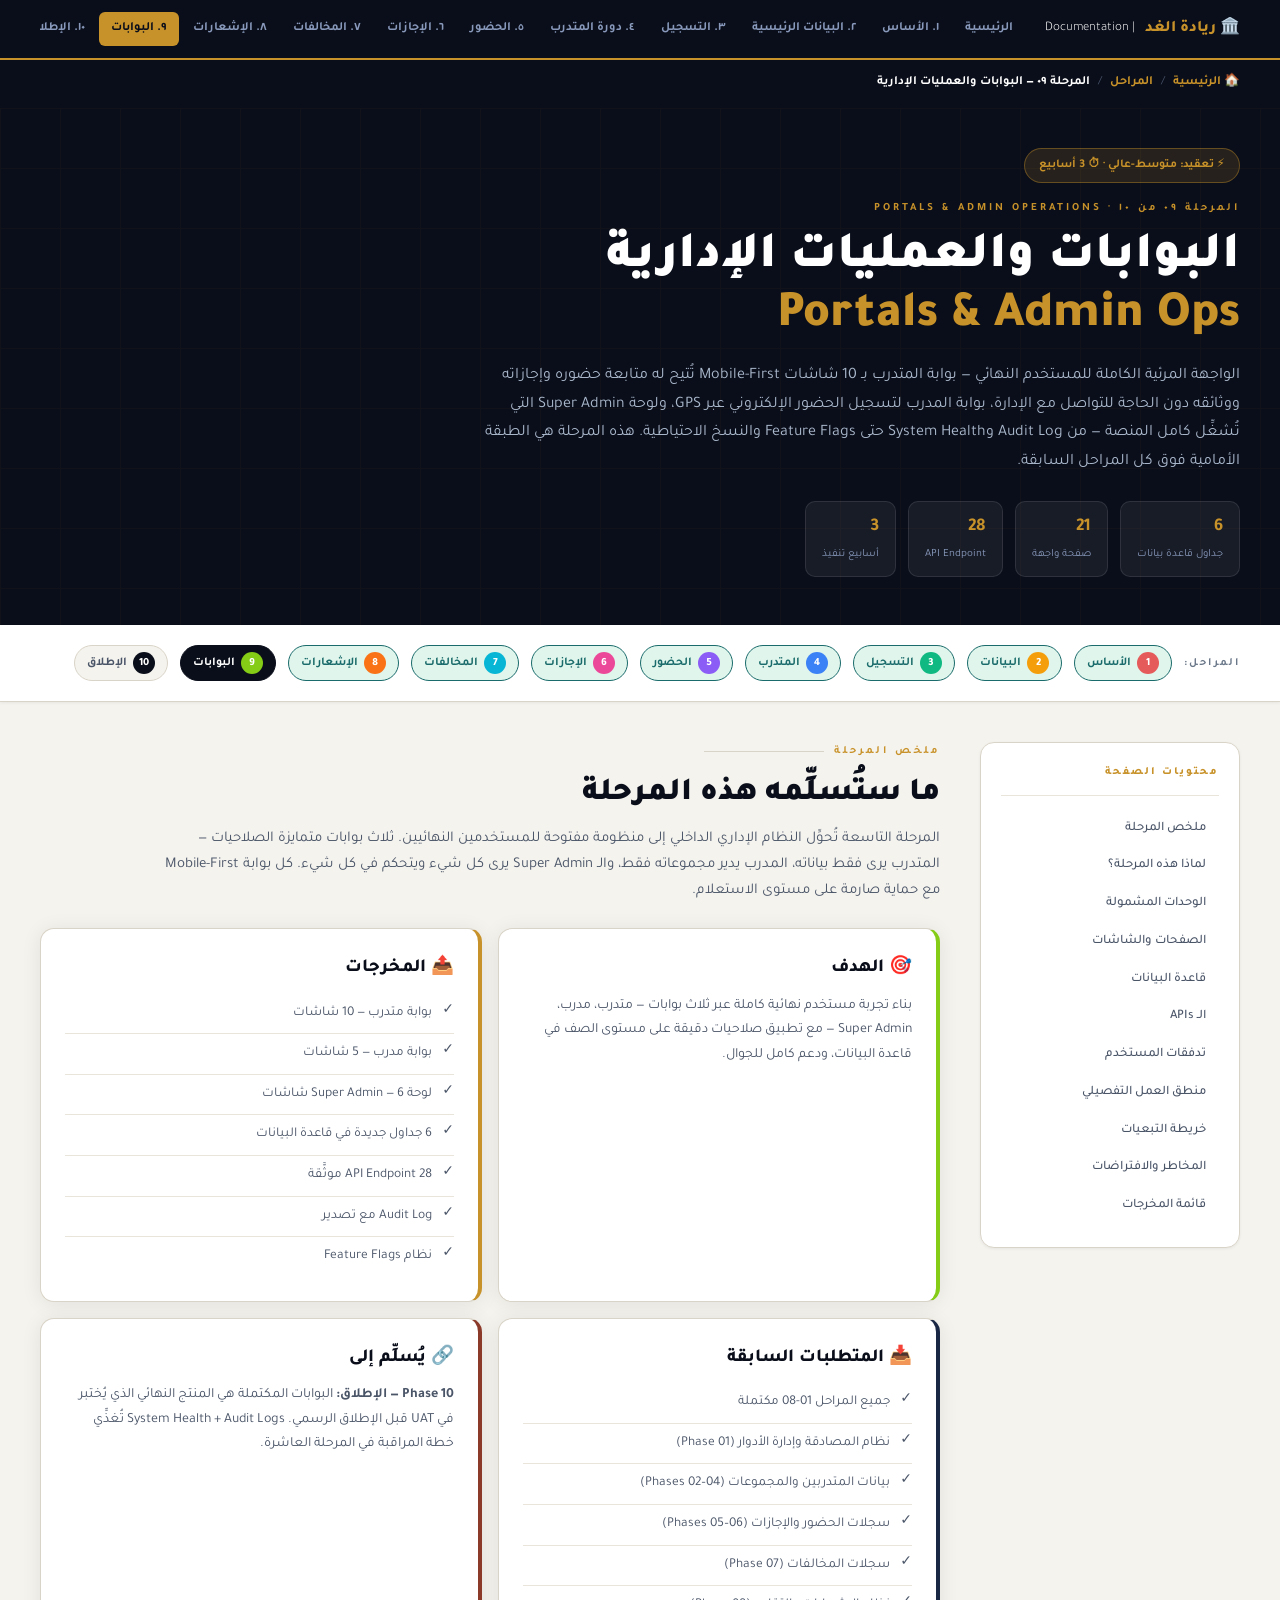
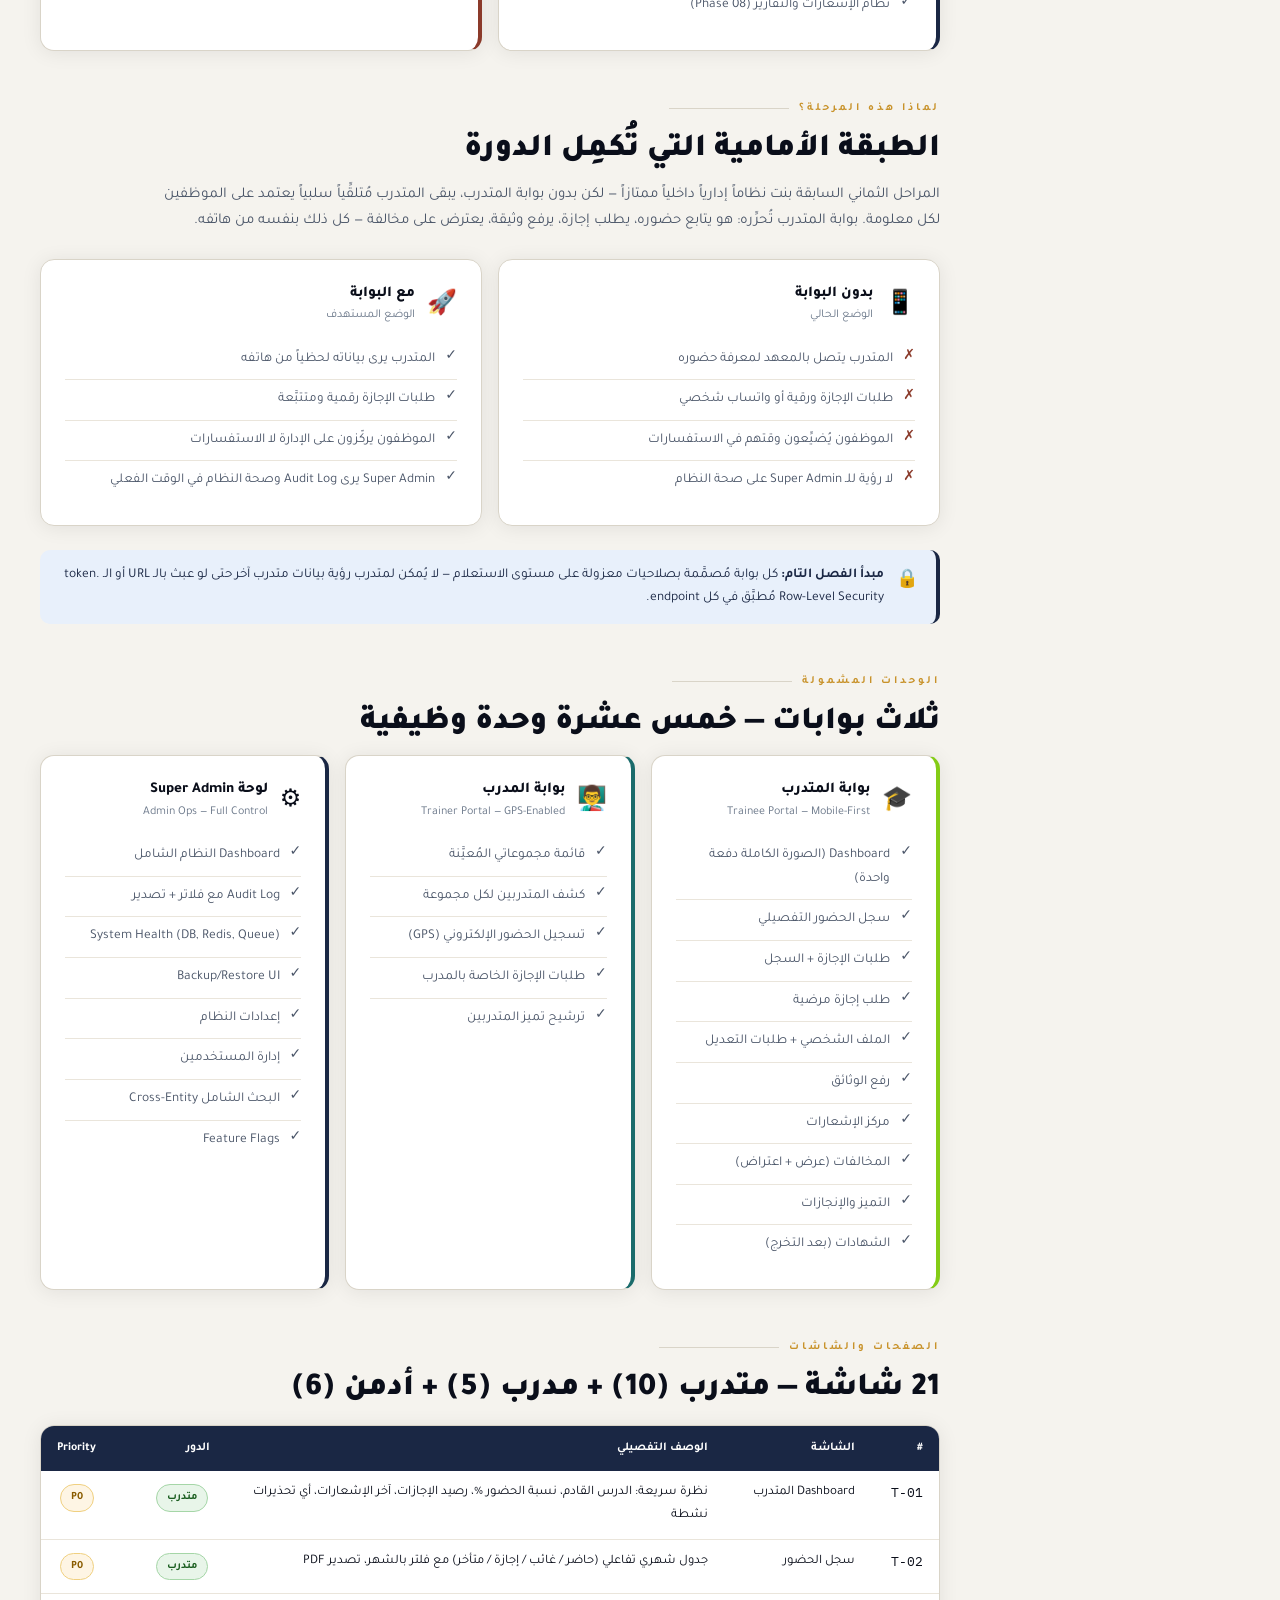
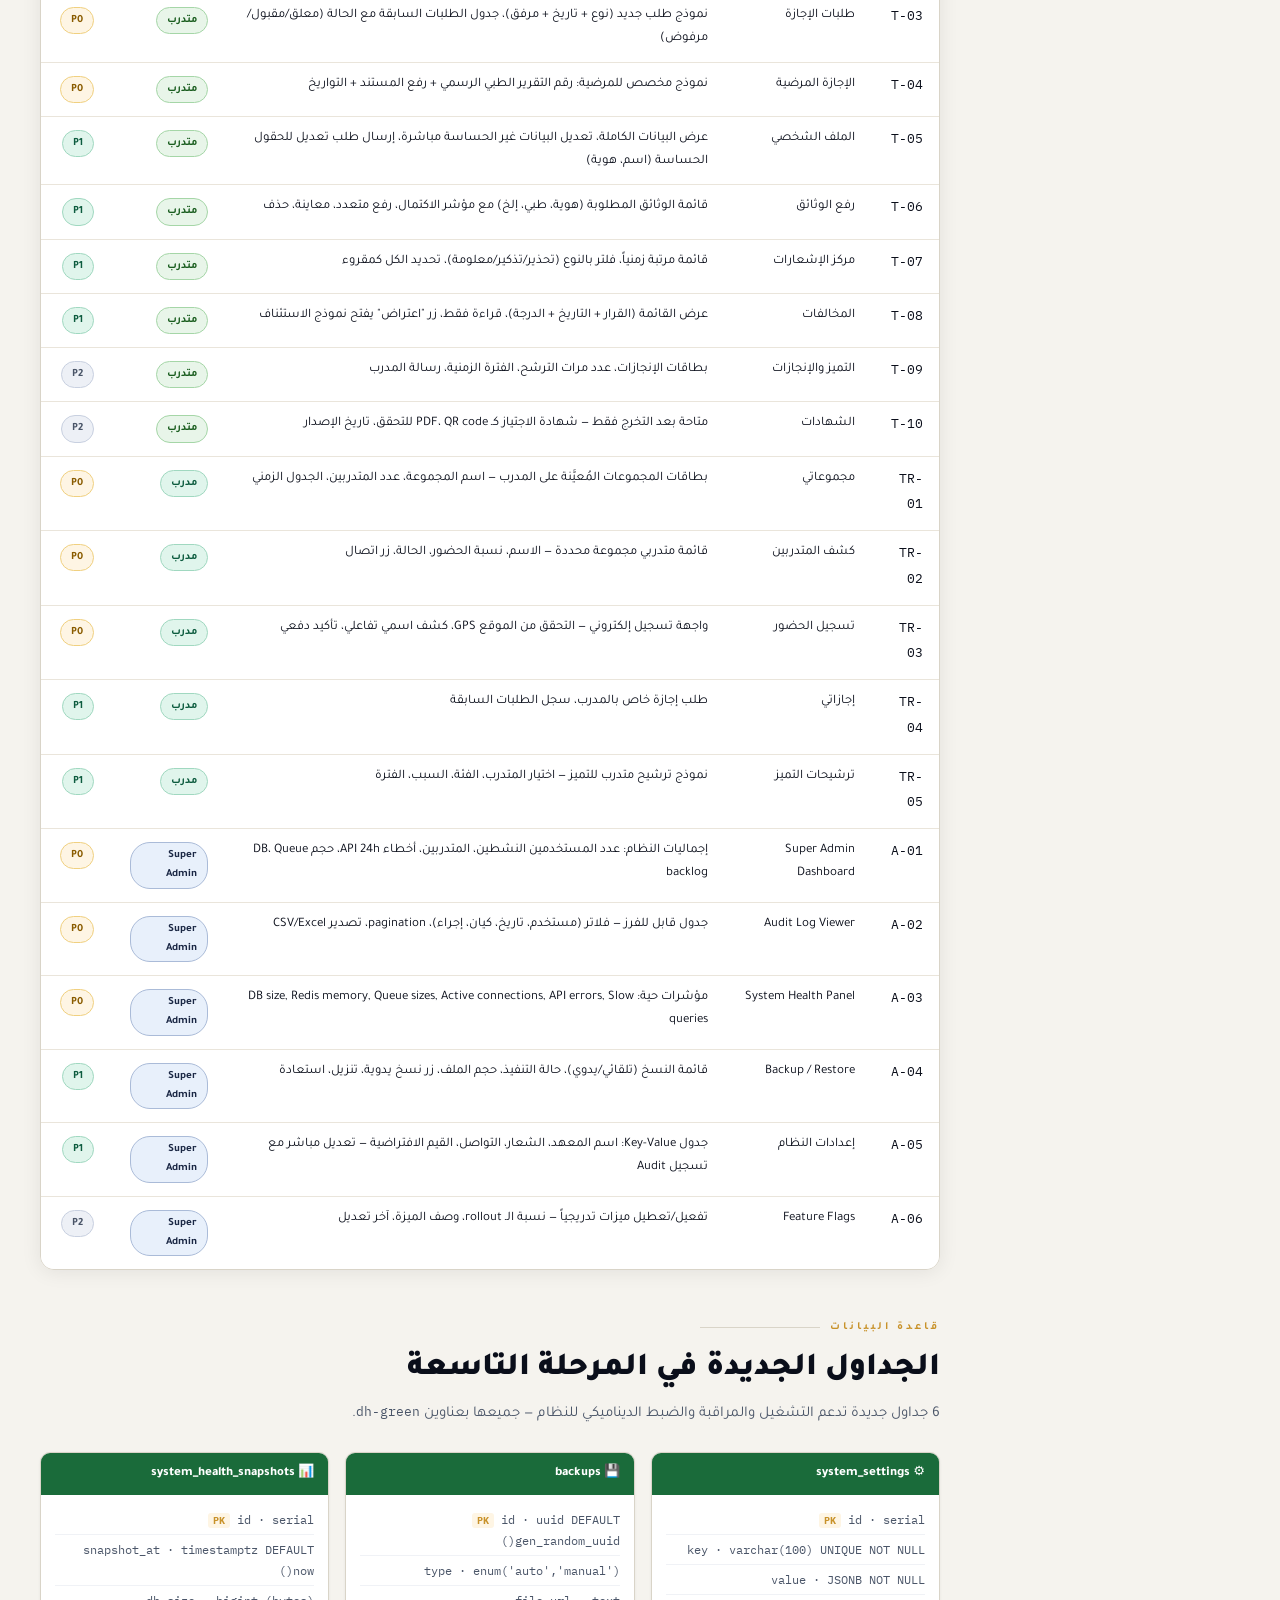
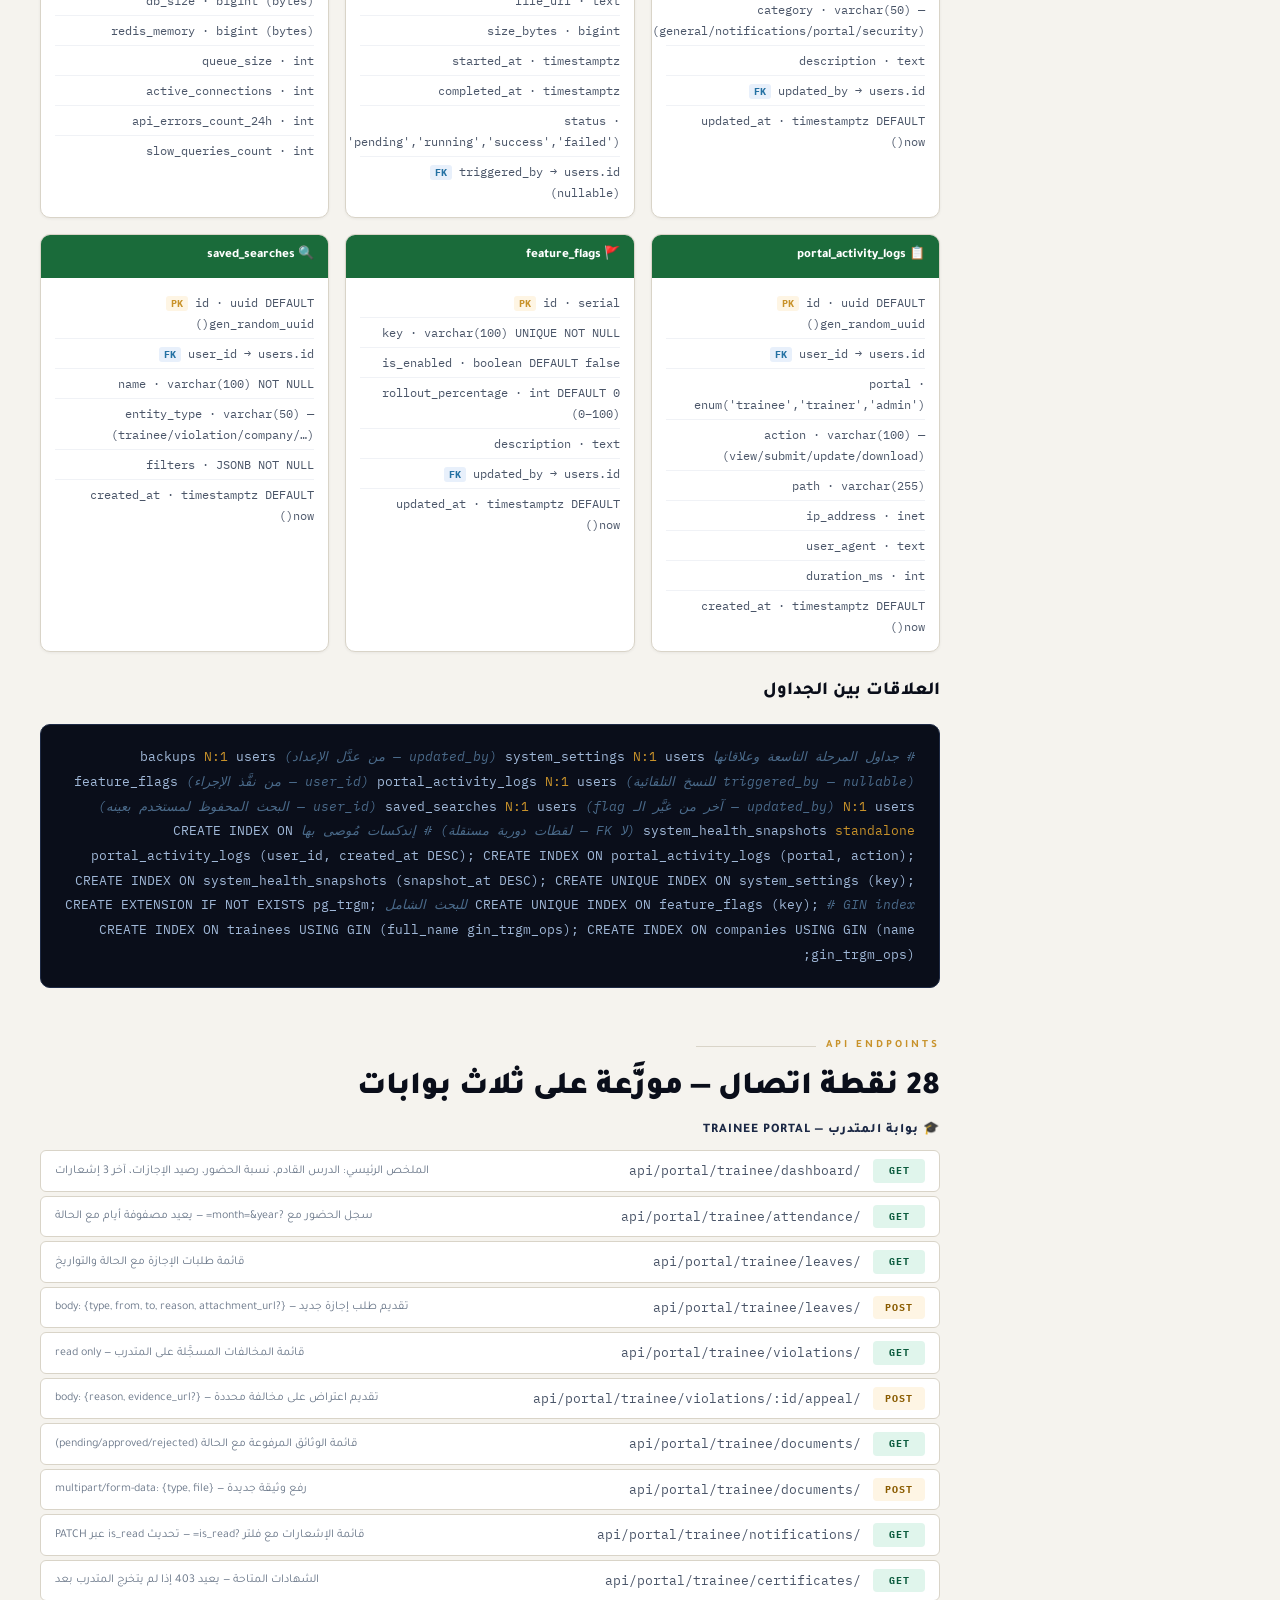
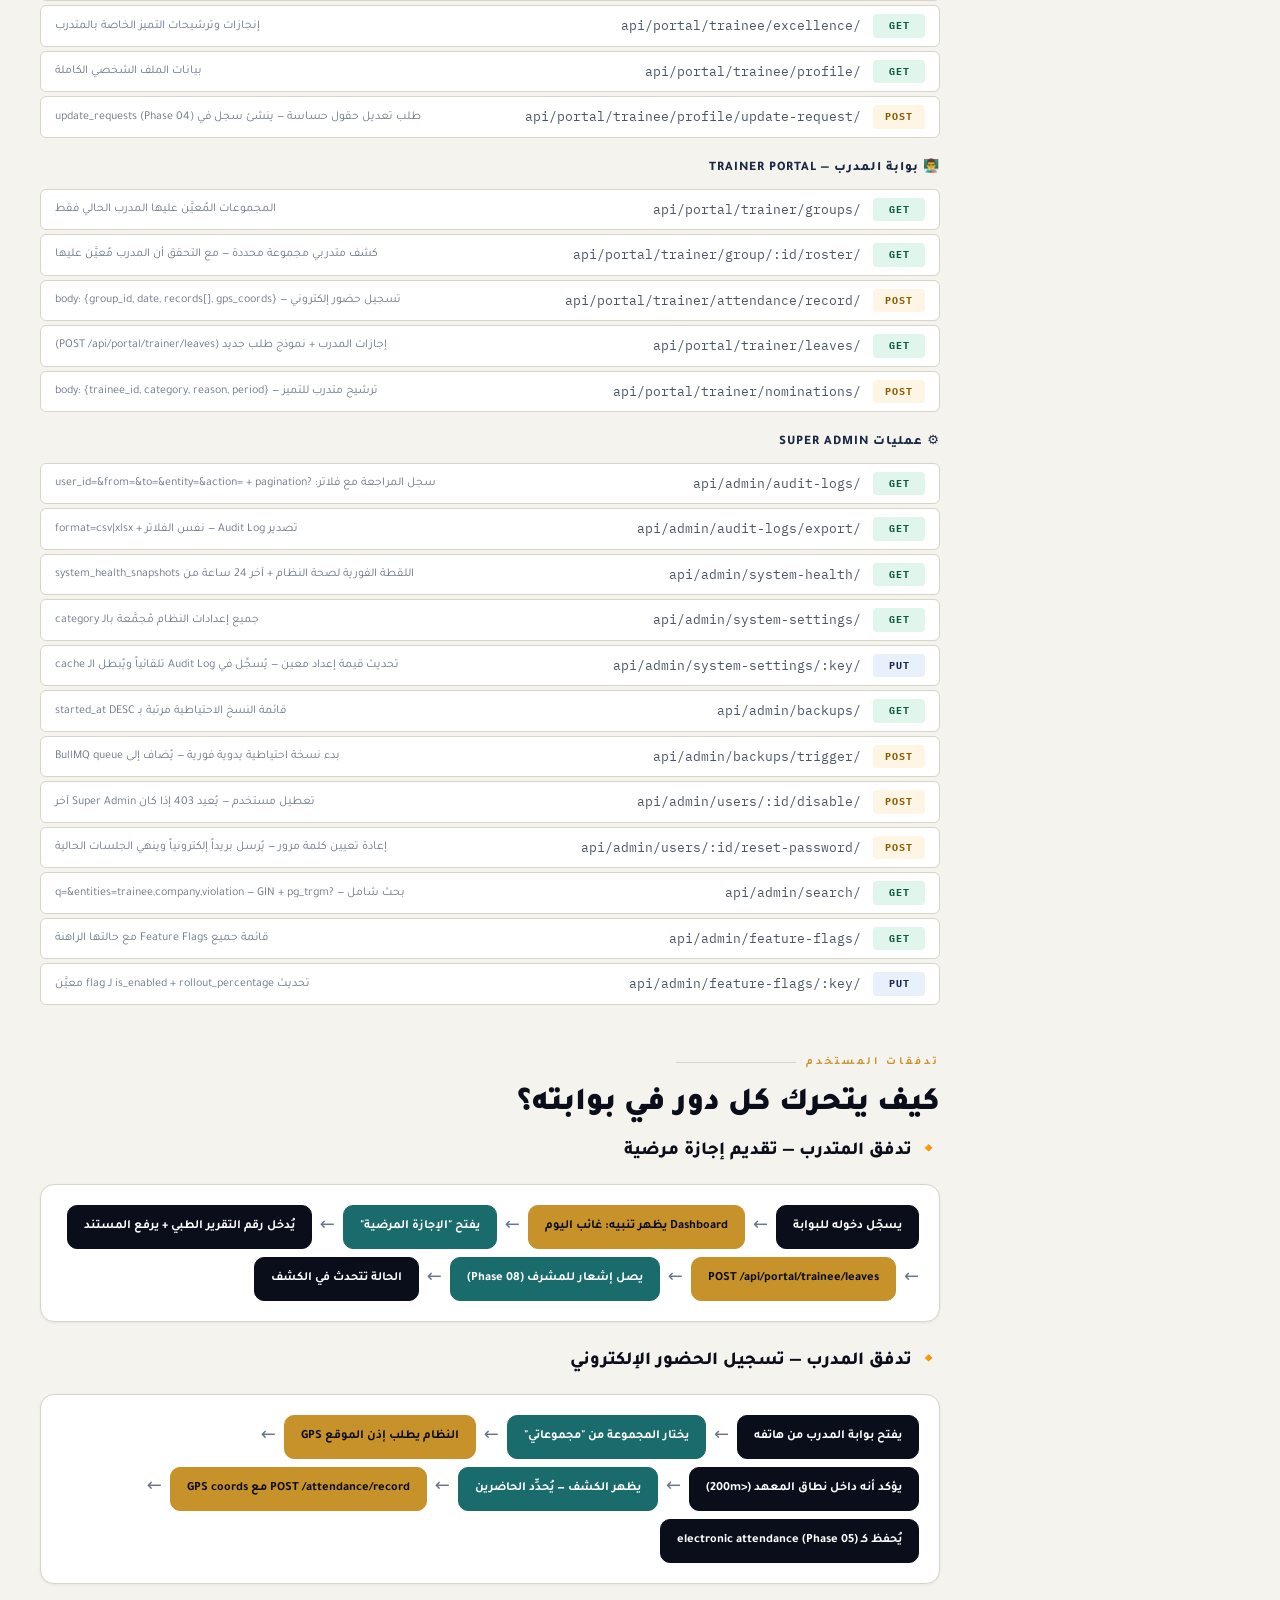
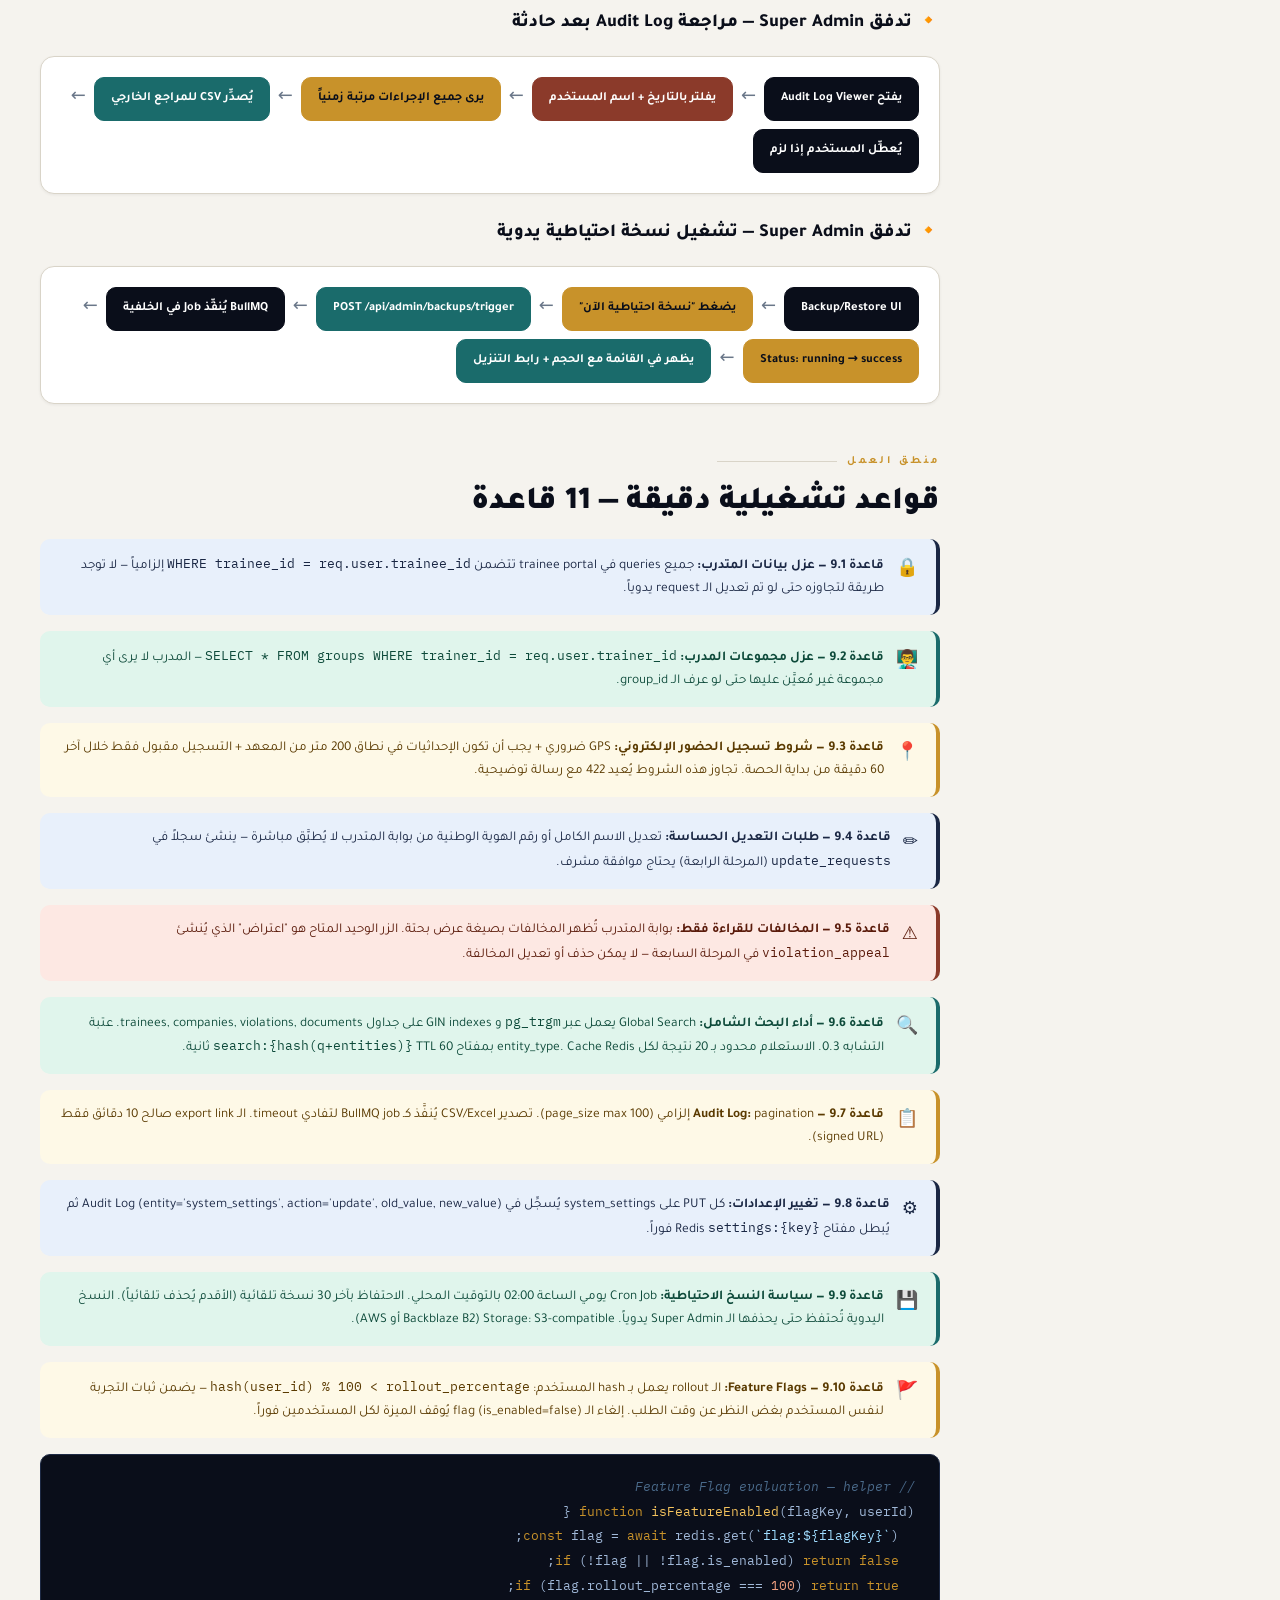
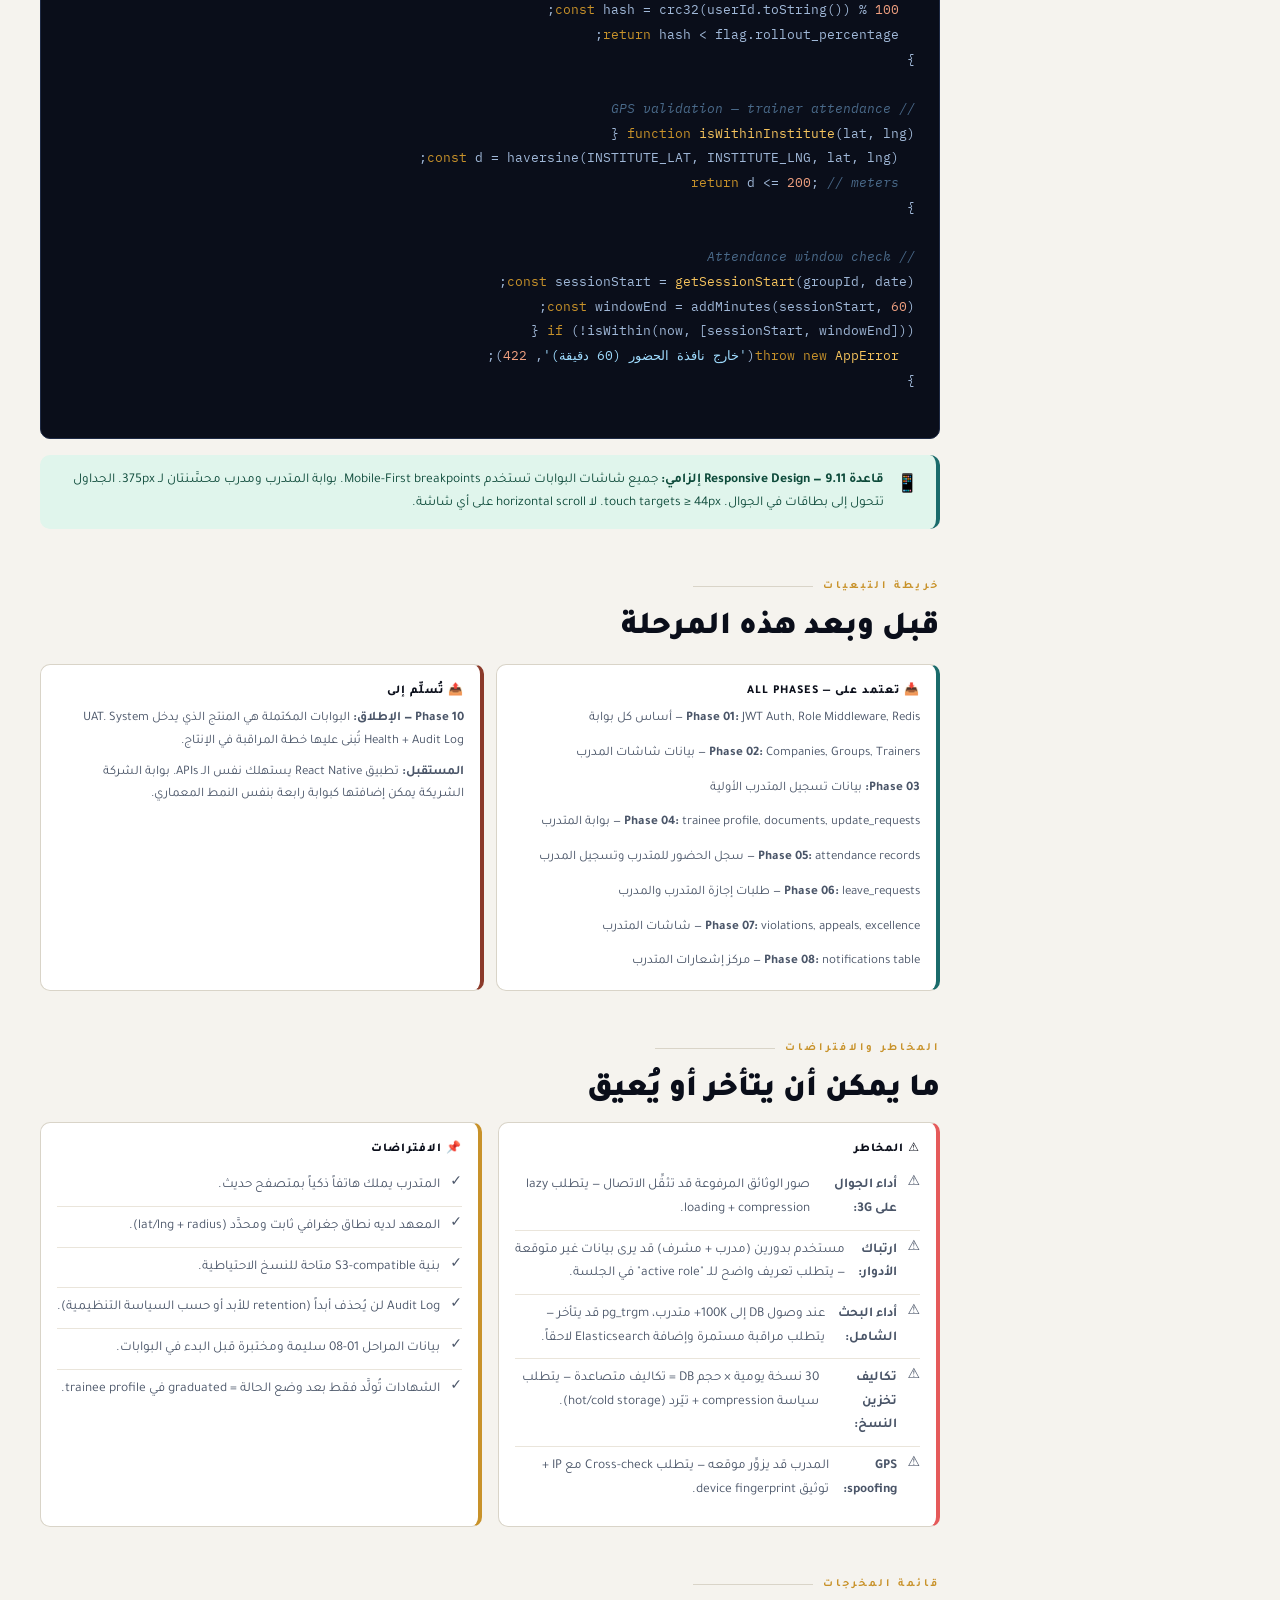
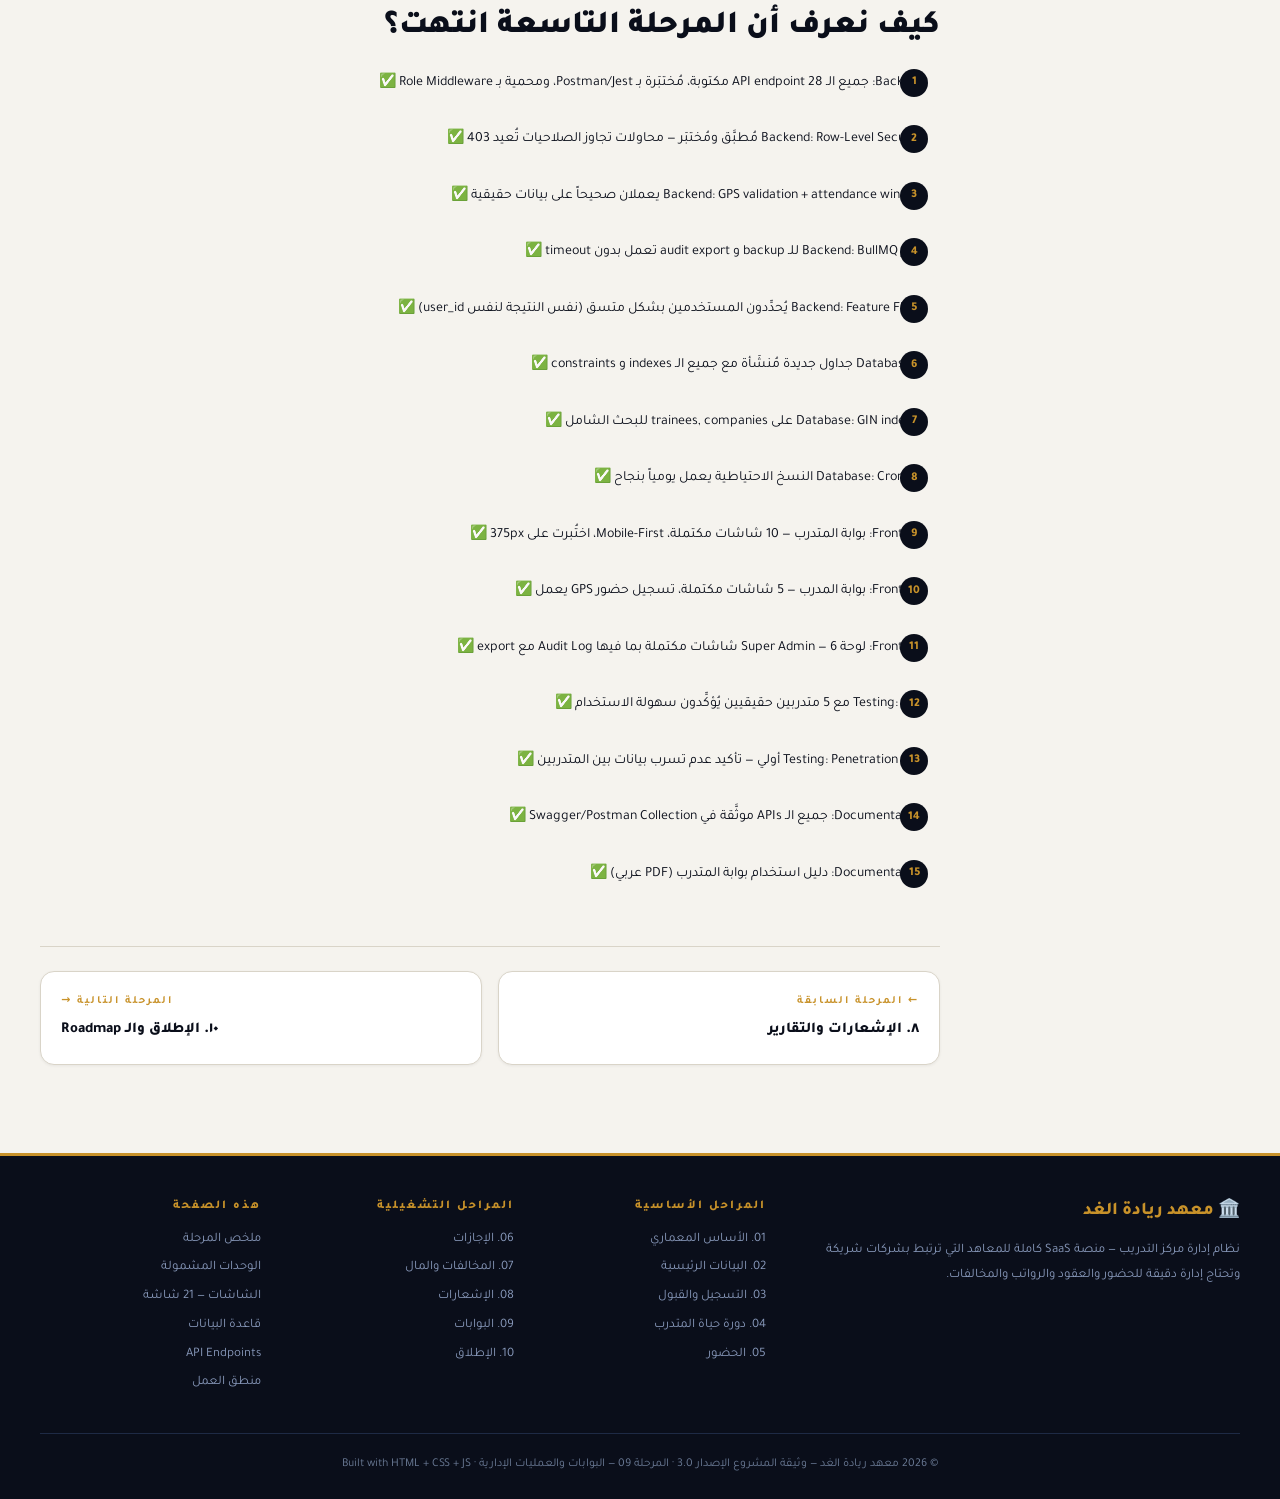
<file: phase-09-portals-admin-ops.html>
<!DOCTYPE html>
<html lang="ar" dir="rtl">
<head>
<meta charset="UTF-8">
<meta name="viewport" content="width=device-width, initial-scale=1.0">
<title>المرحلة ٠٩ — البوابات والعمليات الإدارية | معهد ريادة الغد</title>
<meta name="description" content="المرحلة التاسعة من نظام إدارة معهد ريادة الغد — بوابة المتدرب (10 شاشات)، بوابة المدرب (5 شاشات)، لوحة Super Admin، Audit Log، System Health، Feature Flags.">
<link rel="preconnect" href="https://fonts.googleapis.com">
<link rel="preconnect" href="https://fonts.gstatic.com" crossorigin>
<link href="https://fonts.googleapis.com/css2?family=Tajawal:wght@300;400;500;700;800;900&family=IBM+Plex+Mono:wght@400;500;700&display=swap" rel="stylesheet">
<link rel="stylesheet" href="assets/css/style.css">
</head>
<body>

<!-- 1. Top Nav -->
<nav class="site-nav">
  <div class="site-nav-inner">
    <a href="index.html" class="nav-logo">🏛️ ريادة الغد <span>| Documentation</span></a>
    <button class="nav-toggle" aria-label="القائمة">☰</button>
    <div class="nav-links">
      <a href="index.html">الرئيسية</a>
      <a href="phase-01-foundation.html">١. الأساس</a>
      <a href="phase-02-master-data.html">٢. البيانات الرئيسية</a>
      <a href="phase-03-registration-intake.html">٣. التسجيل</a>
      <a href="phase-04-trainee-lifecycle.html">٤. دورة المتدرب</a>
      <a href="phase-05-attendance-operations.html">٥. الحضور</a>
      <a href="phase-06-leaves-exceptions.html">٦. الإجازات</a>
      <a href="phase-07-violations-financials.html">٧. المخالفات</a>
      <a href="phase-08-notifications-reports.html">٨. الإشعارات</a>
      <a href="phase-09-portals-admin-ops.html" class="active">٩. البوابات</a>
      <a href="phase-10-launch-roadmap.html">١٠. الإطلاق</a>
    </div>
  </div>
</nav>
<div class="scroll-progress"><div class="scroll-progress-bar"></div></div>

<!-- 2. Breadcrumb -->
<div class="breadcrumb">
  <div class="breadcrumb-inner">
    <a href="index.html">🏠 الرئيسية</a>
    <span class="sep">/</span>
    <a href="index.html#timeline">المراحل</a>
    <span class="sep">/</span>
    <span class="current">المرحلة ٠٩ — البوابات والعمليات الإدارية</span>
  </div>
</div>

<!-- 3. Page Hero -->
<header class="page-hero">
  <div class="page-hero-inner">
    <div class="complexity-badge">⚡ تعقيد: متوسط-عالي · ⏱ 3 أسابيع</div>
    <div class="hero-label">المرحلة ٠٩ من ١٠ · Portals &amp; Admin Operations</div>
    <h1>البوابات والعمليات الإدارية<br><span>Portals &amp; Admin Ops</span></h1>
    <p class="hero-desc">
      الواجهة المرئية الكاملة للمستخدم النهائي — بوابة المتدرب بـ 10 شاشات Mobile-First تُتيح له متابعة حضوره وإجازاته ووثائقه دون الحاجة للتواصل مع الإدارة، بوابة المدرب لتسجيل الحضور الإلكتروني عبر GPS، ولوحة Super Admin التي تُشغِّل كامل المنصة — من Audit Log وSystem Health حتى Feature Flags والنسخ الاحتياطية. هذه المرحلة هي الطبقة الأمامية فوق كل المراحل السابقة.
    </p>
    <div class="hero-meta">
      <div class="hero-meta-item"><strong>6</strong><span>جداول قاعدة بيانات</span></div>
      <div class="hero-meta-item"><strong>21</strong><span>صفحة واجهة</span></div>
      <div class="hero-meta-item"><strong>28</strong><span>API Endpoint</span></div>
      <div class="hero-meta-item"><strong>3</strong><span>أسابيع تنفيذ</span></div>
    </div>
  </div>
</header>

<!-- 4. Phase Navigator -->
<div class="phase-navigator">
  <div class="phase-nav-inner">
    <span class="phase-nav-label">المراحل:</span>
    <a href="phase-01-foundation.html" class="phase-dot done"><span class="pd-num pdn-1">1</span>الأساس</a>
    <a href="phase-02-master-data.html" class="phase-dot done"><span class="pd-num pdn-2">2</span>البيانات</a>
    <a href="phase-03-registration-intake.html" class="phase-dot done"><span class="pd-num pdn-3">3</span>التسجيل</a>
    <a href="phase-04-trainee-lifecycle.html" class="phase-dot done"><span class="pd-num pdn-4">4</span>المتدرب</a>
    <a href="phase-05-attendance-operations.html" class="phase-dot done"><span class="pd-num pdn-5">5</span>الحضور</a>
    <a href="phase-06-leaves-exceptions.html" class="phase-dot done"><span class="pd-num pdn-6">6</span>الإجازات</a>
    <a href="phase-07-violations-financials.html" class="phase-dot done"><span class="pd-num pdn-7">7</span>المخالفات</a>
    <a href="phase-08-notifications-reports.html" class="phase-dot done"><span class="pd-num pdn-8">8</span>الإشعارات</a>
    <a href="phase-09-portals-admin-ops.html" class="phase-dot current"><span class="pd-num pdn-9">9</span>البوابات</a>
    <a href="phase-10-launch-roadmap.html" class="phase-dot"><span class="pd-num pdn-10">10</span>الإطلاق</a>
  </div>
</div>

<!-- 5. Page Body -->
<div class="page-body">
  <aside class="toc">
    <h4>محتويات الصفحة</h4>
    <ul>
      <li><a href="#summary">ملخص المرحلة</a></li>
      <li><a href="#why">لماذا هذه المرحلة؟</a></li>
      <li><a href="#modules">الوحدات المشمولة</a></li>
      <li><a href="#screens">الصفحات والشاشات</a></li>
      <li><a href="#database">قاعدة البيانات</a></li>
      <li><a href="#apis">الـ APIs</a></li>
      <li><a href="#flows">تدفقات المستخدم</a></li>
      <li><a href="#logic">منطق العمل التفصيلي</a></li>
      <li><a href="#dependencies">خريطة التبعيات</a></li>
      <li><a href="#risks">المخاطر والافتراضات</a></li>
      <li><a href="#checklist">قائمة المخرجات</a></li>
    </ul>
  </aside>

  <main class="content">

    <!-- ===== SECTION 1: SUMMARY ===== -->
    <section id="summary" class="section">
      <div class="section-label">ملخص المرحلة</div>
      <h2 class="section-title">ما ستُسلِّمه هذه المرحلة</h2>
      <p class="section-desc">
        المرحلة التاسعة تُحوِّل النظام الإداري الداخلي إلى منظومة مفتوحة للمستخدمين النهائيين. ثلاث بوابات متمايزة الصلاحيات — المتدرب يرى فقط بياناته، المدرب يدير مجموعاته فقط، والـ Super Admin يرى كل شيء ويتحكم في كل شيء. كل بوابة Mobile-First مع حماية صارمة على مستوى الاستعلام.
      </p>

      <div class="grid grid-2">
        <div class="card card-accent c-p9">
          <h3>🎯 الهدف</h3>
          <p>بناء تجربة مستخدم نهائية كاملة عبر ثلاث بوابات — متدرب، مدرب، Super Admin — مع تطبيق صلاحيات دقيقة على مستوى الصف في قاعدة البيانات، ودعم كامل للجوال.</p>
        </div>
        <div class="card card-accent c-gold">
          <h3>📤 المخرجات</h3>
          <ul class="feat-list">
            <li><span class="ico">✓</span> بوابة متدرب — 10 شاشات</li>
            <li><span class="ico">✓</span> بوابة مدرب — 5 شاشات</li>
            <li><span class="ico">✓</span> لوحة Super Admin — 6 شاشات</li>
            <li><span class="ico">✓</span> 6 جداول جديدة في قاعدة البيانات</li>
            <li><span class="ico">✓</span> 28 API Endpoint موثَّقة</li>
            <li><span class="ico">✓</span> Audit Log مع تصدير</li>
            <li><span class="ico">✓</span> نظام Feature Flags</li>
          </ul>
        </div>
        <div class="card card-accent c-navy">
          <h3>📥 المتطلبات السابقة</h3>
          <ul class="feat-list">
            <li><span class="ico">✓</span> جميع المراحل 01-08 مكتملة</li>
            <li><span class="ico">✓</span> نظام المصادقة وإدارة الأدوار (Phase 01)</li>
            <li><span class="ico">✓</span> بيانات المتدربين والمجموعات (Phases 02–04)</li>
            <li><span class="ico">✓</span> سجلات الحضور والإجازات (Phases 05–06)</li>
            <li><span class="ico">✓</span> سجلات المخالفات (Phase 07)</li>
            <li><span class="ico">✓</span> نظام الإشعارات والتقارير (Phase 08)</li>
          </ul>
        </div>
        <div class="card card-accent c-rust">
          <h3>🔗 يُسلِّم إلى</h3>
          <p>
            <strong><a href="phase-10-launch-roadmap.html">Phase 10 — الإطلاق</a>:</strong> البوابات المكتملة هي المنتج النهائي الذي يُختبر في UAT قبل الإطلاق الرسمي. System Health + Audit Logs تُغذِّي خطة المراقبة في المرحلة العاشرة.
          </p>
        </div>
      </div>
    </section>

    <!-- ===== SECTION 2: WHY ===== -->
    <section id="why" class="section">
      <div class="section-label">لماذا هذه المرحلة؟</div>
      <h2 class="section-title">الطبقة الأمامية التي تُكمِل الدورة</h2>
      <p class="section-desc">
        المراحل الثماني السابقة بنت نظاماً إدارياً داخلياً ممتازاً — لكن بدون بوابة المتدرب، يبقى المتدرب مُتلقِّياً سلبياً يعتمد على الموظفين لكل معلومة. بوابة المتدرب تُحرِّره: هو يتابع حضوره، يطلب إجازة، يرفع وثيقة، يعترض على مخالفة — كل ذلك بنفسه من هاتفه.
      </p>
      <div class="grid grid-2">
        <div class="card">
          <div class="card-head">
            <div class="card-icon">📱</div>
            <div>
              <div class="card-title">بدون البوابة</div>
              <div class="card-sub">الوضع الحالي</div>
            </div>
          </div>
          <ul class="feat-list">
            <li><span class="ico" style="color:var(--rust)">✗</span> المتدرب يتصل بالمعهد لمعرفة حضوره</li>
            <li><span class="ico" style="color:var(--rust)">✗</span> طلبات الإجازة ورقية أو واتساب شخصي</li>
            <li><span class="ico" style="color:var(--rust)">✗</span> الموظفون يُضيِّعون وقتهم في الاستفسارات</li>
            <li><span class="ico" style="color:var(--rust)">✗</span> لا رؤية للـ Super Admin على صحة النظام</li>
          </ul>
        </div>
        <div class="card">
          <div class="card-head">
            <div class="card-icon">🚀</div>
            <div>
              <div class="card-title">مع البوابة</div>
              <div class="card-sub">الوضع المستهدف</div>
            </div>
          </div>
          <ul class="feat-list">
            <li><span class="ico">✓</span> المتدرب يرى بياناته لحظياً من هاتفه</li>
            <li><span class="ico">✓</span> طلبات الإجازة رقمية ومتتبَّعة</li>
            <li><span class="ico">✓</span> الموظفون يركّزون على الإدارة لا الاستفسارات</li>
            <li><span class="ico">✓</span> Super Admin يرى Audit Log وصحة النظام في الوقت الفعلي</li>
          </ul>
        </div>
      </div>

      <div class="alert al-navy mt-6">
        <span class="ico">🔒</span>
        <div><strong>مبدأ الفصل التام:</strong> كل بوابة مُصمَّمة بصلاحيات معزولة على مستوى الاستعلام — لا يُمكن لمتدرب رؤية بيانات متدرب آخر حتى لو عبث بالـ URL أو الـ token. Row-Level Security مُطبَّق في كل endpoint.</div>
      </div>
    </section>

    <!-- ===== SECTION 3: MODULES ===== -->
    <section id="modules" class="section">
      <div class="section-label">الوحدات المشمولة</div>
      <h2 class="section-title">ثلاث بوابات — خمس عشرة وحدة وظيفية</h2>
      <div class="grid grid-3">

        <div class="card card-accent c-p9">
          <div class="card-head">
            <div class="card-icon">🎓</div>
            <div>
              <div class="card-title">بوابة المتدرب</div>
              <div class="card-sub">Trainee Portal — Mobile-First</div>
            </div>
          </div>
          <ul class="feat-list">
            <li><span class="ico">✓</span> Dashboard (الصورة الكاملة دفعة واحدة)</li>
            <li><span class="ico">✓</span> سجل الحضور التفصيلي</li>
            <li><span class="ico">✓</span> طلبات الإجازة + السجل</li>
            <li><span class="ico">✓</span> طلب إجازة مرضية</li>
            <li><span class="ico">✓</span> الملف الشخصي + طلبات التعديل</li>
            <li><span class="ico">✓</span> رفع الوثائق</li>
            <li><span class="ico">✓</span> مركز الإشعارات</li>
            <li><span class="ico">✓</span> المخالفات (عرض + اعتراض)</li>
            <li><span class="ico">✓</span> التميز والإنجازات</li>
            <li><span class="ico">✓</span> الشهادات (بعد التخرج)</li>
          </ul>
        </div>

        <div class="card card-accent c-teal">
          <div class="card-head">
            <div class="card-icon">👨‍🏫</div>
            <div>
              <div class="card-title">بوابة المدرب</div>
              <div class="card-sub">Trainer Portal — GPS-Enabled</div>
            </div>
          </div>
          <ul class="feat-list">
            <li><span class="ico">✓</span> قائمة مجموعاتي المُعيَّنة</li>
            <li><span class="ico">✓</span> كشف المتدربين لكل مجموعة</li>
            <li><span class="ico">✓</span> تسجيل الحضور الإلكتروني (GPS)</li>
            <li><span class="ico">✓</span> طلبات الإجازة الخاصة بالمدرب</li>
            <li><span class="ico">✓</span> ترشيح تميز المتدربين</li>
          </ul>
        </div>

        <div class="card card-accent c-navy">
          <div class="card-head">
            <div class="card-icon">⚙️</div>
            <div>
              <div class="card-title">لوحة Super Admin</div>
              <div class="card-sub">Admin Ops — Full Control</div>
            </div>
          </div>
          <ul class="feat-list">
            <li><span class="ico">✓</span> Dashboard النظام الشامل</li>
            <li><span class="ico">✓</span> Audit Log مع فلاتر + تصدير</li>
            <li><span class="ico">✓</span> System Health (DB, Redis, Queue)</li>
            <li><span class="ico">✓</span> Backup/Restore UI</li>
            <li><span class="ico">✓</span> إعدادات النظام</li>
            <li><span class="ico">✓</span> إدارة المستخدمين</li>
            <li><span class="ico">✓</span> البحث الشامل Cross-Entity</li>
            <li><span class="ico">✓</span> Feature Flags</li>
          </ul>
        </div>

      </div>
    </section>

    <!-- ===== SECTION 4: SCREENS ===== -->
    <section id="screens" class="section">
      <div class="section-label">الصفحات والشاشات</div>
      <h2 class="section-title">21 شاشة — متدرب (10) + مدرب (5) + أدمن (6)</h2>

      <div class="tbl-wrap">
        <table>
          <thead>
            <tr>
              <th>#</th>
              <th>الشاشة</th>
              <th>الوصف التفصيلي</th>
              <th>الدور</th>
              <th>Priority</th>
            </tr>
          </thead>
          <tbody>
            <!-- Trainee Portal -->
            <tr>
              <td><code>T-01</code></td>
              <td>Dashboard المتدرب</td>
              <td>نظرة سريعة: الدرس القادم، نسبة الحضور %، رصيد الإجازات، آخر الإشعارات، أي تحذيرات نشطة</td>
              <td><span class="badge b-green">متدرب</span></td>
              <td><span class="badge b-gold">P0</span></td>
            </tr>
            <tr>
              <td><code>T-02</code></td>
              <td>سجل الحضور</td>
              <td>جدول شهري تفاعلي (حاضر / غائب / إجازة / متأخر) مع فلتر بالشهر، تصدير PDF</td>
              <td><span class="badge b-green">متدرب</span></td>
              <td><span class="badge b-gold">P0</span></td>
            </tr>
            <tr>
              <td><code>T-03</code></td>
              <td>طلبات الإجازة</td>
              <td>نموذج طلب جديد (نوع + تاريخ + مرفق)، جدول الطلبات السابقة مع الحالة (معلق/مقبول/مرفوض)</td>
              <td><span class="badge b-green">متدرب</span></td>
              <td><span class="badge b-gold">P0</span></td>
            </tr>
            <tr>
              <td><code>T-04</code></td>
              <td>الإجازة المرضية</td>
              <td>نموذج مخصص للمرضية: رقم التقرير الطبي الرسمي + رفع المستند + التواريخ</td>
              <td><span class="badge b-green">متدرب</span></td>
              <td><span class="badge b-gold">P0</span></td>
            </tr>
            <tr>
              <td><code>T-05</code></td>
              <td>الملف الشخصي</td>
              <td>عرض البيانات الكاملة، تعديل البيانات غير الحساسة مباشرة، إرسال طلب تعديل للحقول الحساسة (اسم، هوية)</td>
              <td><span class="badge b-green">متدرب</span></td>
              <td><span class="badge b-teal">P1</span></td>
            </tr>
            <tr>
              <td><code>T-06</code></td>
              <td>رفع الوثائق</td>
              <td>قائمة الوثائق المطلوبة (هوية، طبي، إلخ) مع مؤشر الاكتمال، رفع متعدد، معاينة، حذف</td>
              <td><span class="badge b-green">متدرب</span></td>
              <td><span class="badge b-teal">P1</span></td>
            </tr>
            <tr>
              <td><code>T-07</code></td>
              <td>مركز الإشعارات</td>
              <td>قائمة مرتبة زمنياً، فلتر بالنوع (تحذير/تذكير/معلومة)، تحديد الكل كمقروء</td>
              <td><span class="badge b-green">متدرب</span></td>
              <td><span class="badge b-teal">P1</span></td>
            </tr>
            <tr>
              <td><code>T-08</code></td>
              <td>المخالفات</td>
              <td>عرض القائمة (القرار + التاريخ + الدرجة)، قراءة فقط، زر "اعتراض" يفتح نموذج الاستئناف</td>
              <td><span class="badge b-green">متدرب</span></td>
              <td><span class="badge b-teal">P1</span></td>
            </tr>
            <tr>
              <td><code>T-09</code></td>
              <td>التميز والإنجازات</td>
              <td>بطاقات الإنجازات، عدد مرات الترشح، الفترة الزمنية، رسالة المدرب</td>
              <td><span class="badge b-green">متدرب</span></td>
              <td><span class="badge b-gray">P2</span></td>
            </tr>
            <tr>
              <td><code>T-10</code></td>
              <td>الشهادات</td>
              <td>متاحة بعد التخرج فقط — شهادة الاجتياز كـ PDF، QR code للتحقق، تاريخ الإصدار</td>
              <td><span class="badge b-green">متدرب</span></td>
              <td><span class="badge b-gray">P2</span></td>
            </tr>
            <!-- Trainer Portal -->
            <tr>
              <td><code>TR-01</code></td>
              <td>مجموعاتي</td>
              <td>بطاقات المجموعات المُعيَّنة على المدرب — اسم المجموعة، عدد المتدربين، الجدول الزمني</td>
              <td><span class="badge b-teal">مدرب</span></td>
              <td><span class="badge b-gold">P0</span></td>
            </tr>
            <tr>
              <td><code>TR-02</code></td>
              <td>كشف المتدربين</td>
              <td>قائمة متدربي مجموعة محددة — الاسم، نسبة الحضور، الحالة، زر اتصال</td>
              <td><span class="badge b-teal">مدرب</span></td>
              <td><span class="badge b-gold">P0</span></td>
            </tr>
            <tr>
              <td><code>TR-03</code></td>
              <td>تسجيل الحضور</td>
              <td>واجهة تسجيل إلكتروني — التحقق من الموقع GPS، كشف اسمي تفاعلي، تأكيد دفعي</td>
              <td><span class="badge b-teal">مدرب</span></td>
              <td><span class="badge b-gold">P0</span></td>
            </tr>
            <tr>
              <td><code>TR-04</code></td>
              <td>إجازاتي</td>
              <td>طلب إجازة خاص بالمدرب، سجل الطلبات السابقة</td>
              <td><span class="badge b-teal">مدرب</span></td>
              <td><span class="badge b-teal">P1</span></td>
            </tr>
            <tr>
              <td><code>TR-05</code></td>
              <td>ترشيحات التميز</td>
              <td>نموذج ترشيح متدرب للتميز — اختيار المتدرب، الفئة، السبب، الفترة</td>
              <td><span class="badge b-teal">مدرب</span></td>
              <td><span class="badge b-teal">P1</span></td>
            </tr>
            <!-- Admin Ops -->
            <tr>
              <td><code>A-01</code></td>
              <td>Super Admin Dashboard</td>
              <td>إجماليات النظام: عدد المستخدمين النشطين، المتدربين، أخطاء API 24h، حجم DB، Queue backlog</td>
              <td><span class="badge b-navy">Super Admin</span></td>
              <td><span class="badge b-gold">P0</span></td>
            </tr>
            <tr>
              <td><code>A-02</code></td>
              <td>Audit Log Viewer</td>
              <td>جدول قابل للفرز — فلاتر (مستخدم، تاريخ، كيان، إجراء)، pagination، تصدير CSV/Excel</td>
              <td><span class="badge b-navy">Super Admin</span></td>
              <td><span class="badge b-gold">P0</span></td>
            </tr>
            <tr>
              <td><code>A-03</code></td>
              <td>System Health Panel</td>
              <td>مؤشرات حية: DB size, Redis memory, Queue sizes, Active connections, API errors, Slow queries</td>
              <td><span class="badge b-navy">Super Admin</span></td>
              <td><span class="badge b-gold">P0</span></td>
            </tr>
            <tr>
              <td><code>A-04</code></td>
              <td>Backup / Restore</td>
              <td>قائمة النسخ (تلقائي/يدوي)، حالة التنفيذ، حجم الملف، زر نسخ يدوية، تنزيل، استعادة</td>
              <td><span class="badge b-navy">Super Admin</span></td>
              <td><span class="badge b-teal">P1</span></td>
            </tr>
            <tr>
              <td><code>A-05</code></td>
              <td>إعدادات النظام</td>
              <td>جدول Key-Value: اسم المعهد، الشعار، التواصل، القيم الافتراضية — تعديل مباشر مع تسجيل Audit</td>
              <td><span class="badge b-navy">Super Admin</span></td>
              <td><span class="badge b-teal">P1</span></td>
            </tr>
            <tr>
              <td><code>A-06</code></td>
              <td>Feature Flags</td>
              <td>تفعيل/تعطيل ميزات تدريجياً — نسبة الـ rollout، وصف الميزة، آخر تعديل</td>
              <td><span class="badge b-navy">Super Admin</span></td>
              <td><span class="badge b-gray">P2</span></td>
            </tr>
          </tbody>
        </table>
      </div>
    </section>

    <!-- ===== SECTION 5: DATABASE ===== -->
    <section id="database" class="section">
      <div class="section-label">قاعدة البيانات</div>
      <h2 class="section-title">الجداول الجديدة في المرحلة التاسعة</h2>
      <p class="section-desc">6 جداول جديدة تدعم التشغيل والمراقبة والضبط الديناميكي للنظام — جميعها بعناوين <code>dh-green</code>.</p>

      <div class="grid grid-3">

        <div class="db-card">
          <div class="db-head dh-green">⚙️ system_settings</div>
          <div class="db-body">
            <div class="db-field"><span class="pk">PK</span> id · serial</div>
            <div class="db-field">key · varchar(100) UNIQUE NOT NULL</div>
            <div class="db-field">value · JSONB NOT NULL</div>
            <div class="db-field">category · varchar(50) — (general/notifications/portal/security)</div>
            <div class="db-field">description · text</div>
            <div class="db-field"><span class="fk">FK</span> updated_by → users.id</div>
            <div class="db-field">updated_at · timestamptz DEFAULT now()</div>
          </div>
        </div>

        <div class="db-card">
          <div class="db-head dh-green">💾 backups</div>
          <div class="db-body">
            <div class="db-field"><span class="pk">PK</span> id · uuid DEFAULT gen_random_uuid()</div>
            <div class="db-field">type · enum('auto','manual')</div>
            <div class="db-field">file_url · text</div>
            <div class="db-field">size_bytes · bigint</div>
            <div class="db-field">started_at · timestamptz</div>
            <div class="db-field">completed_at · timestamptz</div>
            <div class="db-field">status · enum('pending','running','success','failed')</div>
            <div class="db-field"><span class="fk">FK</span> triggered_by → users.id (nullable)</div>
          </div>
        </div>

        <div class="db-card">
          <div class="db-head dh-green">📊 system_health_snapshots</div>
          <div class="db-body">
            <div class="db-field"><span class="pk">PK</span> id · serial</div>
            <div class="db-field">snapshot_at · timestamptz DEFAULT now()</div>
            <div class="db-field">db_size · bigint (bytes)</div>
            <div class="db-field">redis_memory · bigint (bytes)</div>
            <div class="db-field">queue_size · int</div>
            <div class="db-field">active_connections · int</div>
            <div class="db-field">api_errors_count_24h · int</div>
            <div class="db-field">slow_queries_count · int</div>
          </div>
        </div>

        <div class="db-card">
          <div class="db-head dh-green">📋 portal_activity_logs</div>
          <div class="db-body">
            <div class="db-field"><span class="pk">PK</span> id · uuid DEFAULT gen_random_uuid()</div>
            <div class="db-field"><span class="fk">FK</span> user_id → users.id</div>
            <div class="db-field">portal · enum('trainee','trainer','admin')</div>
            <div class="db-field">action · varchar(100) — (view/submit/update/download)</div>
            <div class="db-field">path · varchar(255)</div>
            <div class="db-field">ip_address · inet</div>
            <div class="db-field">user_agent · text</div>
            <div class="db-field">duration_ms · int</div>
            <div class="db-field">created_at · timestamptz DEFAULT now()</div>
          </div>
        </div>

        <div class="db-card">
          <div class="db-head dh-green">🚩 feature_flags</div>
          <div class="db-body">
            <div class="db-field"><span class="pk">PK</span> id · serial</div>
            <div class="db-field">key · varchar(100) UNIQUE NOT NULL</div>
            <div class="db-field">is_enabled · boolean DEFAULT false</div>
            <div class="db-field">rollout_percentage · int DEFAULT 0 (0–100)</div>
            <div class="db-field">description · text</div>
            <div class="db-field"><span class="fk">FK</span> updated_by → users.id</div>
            <div class="db-field">updated_at · timestamptz DEFAULT now()</div>
          </div>
        </div>

        <div class="db-card">
          <div class="db-head dh-green">🔍 saved_searches</div>
          <div class="db-body">
            <div class="db-field"><span class="pk">PK</span> id · uuid DEFAULT gen_random_uuid()</div>
            <div class="db-field"><span class="fk">FK</span> user_id → users.id</div>
            <div class="db-field">name · varchar(100) NOT NULL</div>
            <div class="db-field">entity_type · varchar(50) — (trainee/violation/company/…)</div>
            <div class="db-field">filters · JSONB NOT NULL</div>
            <div class="db-field">created_at · timestamptz DEFAULT now()</div>
          </div>
        </div>

      </div>

      <h3 class="mt-6">العلاقات بين الجداول</h3>
      <div class="code-block">
<span class="c-com"># جداول المرحلة التاسعة وعلاقاتها</span>
system_settings     <span class="c-key">N:1</span> users            <span class="c-com">(updated_by — من عدَّل الإعداد)</span>
backups             <span class="c-key">N:1</span> users            <span class="c-com">(triggered_by — nullable للنسخ التلقائية)</span>
portal_activity_logs <span class="c-key">N:1</span> users           <span class="c-com">(user_id — من نفَّذ الإجراء)</span>
feature_flags       <span class="c-key">N:1</span> users            <span class="c-com">(updated_by — آخر من غيَّر الـ flag)</span>
saved_searches      <span class="c-key">N:1</span> users            <span class="c-com">(user_id — البحث المحفوظ لمستخدم بعينه)</span>
system_health_snapshots <span class="c-key">standalone</span>       <span class="c-com">(لا FK — لقطات دورية مستقلة)</span>

<span class="c-com"># إندكسات مُوصى بها</span>
CREATE INDEX ON portal_activity_logs (user_id, created_at DESC);
CREATE INDEX ON portal_activity_logs (portal, action);
CREATE INDEX ON system_health_snapshots (snapshot_at DESC);
CREATE UNIQUE INDEX ON system_settings (key);
CREATE UNIQUE INDEX ON feature_flags (key);

<span class="c-com"># GIN index للبحث الشامل</span>
CREATE EXTENSION IF NOT EXISTS pg_trgm;
CREATE INDEX ON trainees USING GIN (full_name gin_trgm_ops);
CREATE INDEX ON companies USING GIN (name gin_trgm_ops);
      </div>
    </section>

    <!-- ===== SECTION 6: APIS ===== -->
    <section id="apis" class="section">
      <div class="section-label">API Endpoints</div>
      <h2 class="section-title">28 نقطة اتصال — موزَّعة على ثلاث بوابات</h2>

      <!-- Trainee APIs -->
      <div class="api-group">
        <div class="api-group-title">🎓 بوابة المتدرب — Trainee Portal</div>
        <div class="api-list">
          <div class="api-item">
            <span class="method m-get">GET</span>
            <span class="api-path">/api/portal/trainee/dashboard</span>
            <span class="api-desc">الملخص الرئيسي: الدرس القادم، نسبة الحضور، رصيد الإجازات، آخر 3 إشعارات</span>
          </div>
          <div class="api-item">
            <span class="method m-get">GET</span>
            <span class="api-path">/api/portal/trainee/attendance</span>
            <span class="api-desc">سجل الحضور مع ?month=&year= — يعيد مصفوفة أيام مع الحالة</span>
          </div>
          <div class="api-item">
            <span class="method m-get">GET</span>
            <span class="api-path">/api/portal/trainee/leaves</span>
            <span class="api-desc">قائمة طلبات الإجازة مع الحالة والتواريخ</span>
          </div>
          <div class="api-item">
            <span class="method m-post">POST</span>
            <span class="api-path">/api/portal/trainee/leaves</span>
            <span class="api-desc">تقديم طلب إجازة جديد — body: {type, from, to, reason, attachment_url?}</span>
          </div>
          <div class="api-item">
            <span class="method m-get">GET</span>
            <span class="api-path">/api/portal/trainee/violations</span>
            <span class="api-desc">قائمة المخالفات المسجَّلة على المتدرب — read only</span>
          </div>
          <div class="api-item">
            <span class="method m-post">POST</span>
            <span class="api-path">/api/portal/trainee/violations/:id/appeal</span>
            <span class="api-desc">تقديم اعتراض على مخالفة محددة — body: {reason, evidence_url?}</span>
          </div>
          <div class="api-item">
            <span class="method m-get">GET</span>
            <span class="api-path">/api/portal/trainee/documents</span>
            <span class="api-desc">قائمة الوثائق المرفوعة مع الحالة (pending/approved/rejected)</span>
          </div>
          <div class="api-item">
            <span class="method m-post">POST</span>
            <span class="api-path">/api/portal/trainee/documents</span>
            <span class="api-desc">رفع وثيقة جديدة — multipart/form-data: {type, file}</span>
          </div>
          <div class="api-item">
            <span class="method m-get">GET</span>
            <span class="api-path">/api/portal/trainee/notifications</span>
            <span class="api-desc">قائمة الإشعارات مع فلتر ?is_read= — تحديث is_read عبر PATCH</span>
          </div>
          <div class="api-item">
            <span class="method m-get">GET</span>
            <span class="api-path">/api/portal/trainee/certificates</span>
            <span class="api-desc">الشهادات المتاحة — يعيد 403 إذا لم يتخرج المتدرب بعد</span>
          </div>
          <div class="api-item">
            <span class="method m-get">GET</span>
            <span class="api-path">/api/portal/trainee/excellence</span>
            <span class="api-desc">إنجازات وترشيحات التميز الخاصة بالمتدرب</span>
          </div>
          <div class="api-item">
            <span class="method m-get">GET</span>
            <span class="api-path">/api/portal/trainee/profile</span>
            <span class="api-desc">بيانات الملف الشخصي الكاملة</span>
          </div>
          <div class="api-item">
            <span class="method m-post">POST</span>
            <span class="api-path">/api/portal/trainee/profile/update-request</span>
            <span class="api-desc">طلب تعديل حقول حساسة — ينشئ سجل في update_requests (Phase 04)</span>
          </div>
        </div>
      </div>

      <!-- Trainer APIs -->
      <div class="api-group">
        <div class="api-group-title">👨‍🏫 بوابة المدرب — Trainer Portal</div>
        <div class="api-list">
          <div class="api-item">
            <span class="method m-get">GET</span>
            <span class="api-path">/api/portal/trainer/groups</span>
            <span class="api-desc">المجموعات المُعيَّن عليها المدرب الحالي فقط</span>
          </div>
          <div class="api-item">
            <span class="method m-get">GET</span>
            <span class="api-path">/api/portal/trainer/group/:id/roster</span>
            <span class="api-desc">كشف متدربي مجموعة محددة — مع التحقق أن المدرب مُعيَّن عليها</span>
          </div>
          <div class="api-item">
            <span class="method m-post">POST</span>
            <span class="api-path">/api/portal/trainer/attendance/record</span>
            <span class="api-desc">تسجيل حضور إلكتروني — body: {group_id, date, records[], gps_coords}</span>
          </div>
          <div class="api-item">
            <span class="method m-get">GET</span>
            <span class="api-path">/api/portal/trainer/leaves</span>
            <span class="api-desc">إجازات المدرب + نموذج طلب جديد (POST /api/portal/trainer/leaves)</span>
          </div>
          <div class="api-item">
            <span class="method m-post">POST</span>
            <span class="api-path">/api/portal/trainer/nominations</span>
            <span class="api-desc">ترشيح متدرب للتميز — body: {trainee_id, category, reason, period}</span>
          </div>
        </div>
      </div>

      <!-- Admin APIs -->
      <div class="api-group">
        <div class="api-group-title">⚙️ عمليات Super Admin</div>
        <div class="api-list">
          <div class="api-item">
            <span class="method m-get">GET</span>
            <span class="api-path">/api/admin/audit-logs</span>
            <span class="api-desc">سجل المراجعة مع فلاتر: ?user_id=&from=&to=&entity=&action= + pagination</span>
          </div>
          <div class="api-item">
            <span class="method m-get">GET</span>
            <span class="api-path">/api/admin/audit-logs/export</span>
            <span class="api-desc">تصدير Audit Log — نفس الفلاتر + format=csv|xlsx</span>
          </div>
          <div class="api-item">
            <span class="method m-get">GET</span>
            <span class="api-path">/api/admin/system-health</span>
            <span class="api-desc">اللقطة الفورية لصحة النظام + آخر 24 ساعة من system_health_snapshots</span>
          </div>
          <div class="api-item">
            <span class="method m-get">GET</span>
            <span class="api-path">/api/admin/system-settings</span>
            <span class="api-desc">جميع إعدادات النظام مُجمَّعة بالـ category</span>
          </div>
          <div class="api-item">
            <span class="method m-put">PUT</span>
            <span class="api-path">/api/admin/system-settings/:key</span>
            <span class="api-desc">تحديث قيمة إعداد معين — يُسجِّل في Audit Log تلقائياً ويُبطل الـ cache</span>
          </div>
          <div class="api-item">
            <span class="method m-get">GET</span>
            <span class="api-path">/api/admin/backups</span>
            <span class="api-desc">قائمة النسخ الاحتياطية مرتبة بـ started_at DESC</span>
          </div>
          <div class="api-item">
            <span class="method m-post">POST</span>
            <span class="api-path">/api/admin/backups/trigger</span>
            <span class="api-desc">بدء نسخة احتياطية يدوية فورية — يُضاف إلى BullMQ queue</span>
          </div>
          <div class="api-item">
            <span class="method m-post">POST</span>
            <span class="api-path">/api/admin/users/:id/disable</span>
            <span class="api-desc">تعطيل مستخدم — يُعيد 403 إذا كان Super Admin آخر</span>
          </div>
          <div class="api-item">
            <span class="method m-post">POST</span>
            <span class="api-path">/api/admin/users/:id/reset-password</span>
            <span class="api-desc">إعادة تعيين كلمة مرور — يُرسل بريداً إلكترونياً وينهي الجلسات الحالية</span>
          </div>
          <div class="api-item">
            <span class="method m-get">GET</span>
            <span class="api-path">/api/admin/search</span>
            <span class="api-desc">بحث شامل — ?q=&entities=trainee,company,violation — GIN + pg_trgm</span>
          </div>
          <div class="api-item">
            <span class="method m-get">GET</span>
            <span class="api-path">/api/admin/feature-flags</span>
            <span class="api-desc">قائمة جميع Feature Flags مع حالتها الراهنة</span>
          </div>
          <div class="api-item">
            <span class="method m-put">PUT</span>
            <span class="api-path">/api/admin/feature-flags/:key</span>
            <span class="api-desc">تحديث is_enabled + rollout_percentage لـ flag معيَّن</span>
          </div>
        </div>
      </div>
    </section>

    <!-- ===== SECTION 7: FLOWS ===== -->
    <section id="flows" class="section">
      <div class="section-label">تدفقات المستخدم</div>
      <h2 class="section-title">كيف يتحرك كل دور في بوابته؟</h2>

      <h3>🔸 تدفق المتدرب — تقديم إجازة مرضية</h3>
      <div class="flow">
        <div class="flow-node fn-dark">يسجّل دخوله للبوابة</div>
        <span class="flow-arrow">←</span>
        <div class="flow-node fn-gold">Dashboard يظهر تنبيه: غائب اليوم</div>
        <span class="flow-arrow">←</span>
        <div class="flow-node fn-teal">يفتح "الإجازة المرضية"</div>
        <span class="flow-arrow">←</span>
        <div class="flow-node fn-dark">يُدخل رقم التقرير الطبي + يرفع المستند</div>
        <span class="flow-arrow">←</span>
        <div class="flow-node fn-gold">POST /api/portal/trainee/leaves</div>
        <span class="flow-arrow">←</span>
        <div class="flow-node fn-teal">يصل إشعار للمشرف (Phase 08)</div>
        <span class="flow-arrow">←</span>
        <div class="flow-node fn-dark">الحالة تتحدث في الكشف</div>
      </div>

      <h3 class="mt-6">🔸 تدفق المدرب — تسجيل الحضور الإلكتروني</h3>
      <div class="flow">
        <div class="flow-node fn-dark">يفتح بوابة المدرب من هاتفه</div>
        <span class="flow-arrow">←</span>
        <div class="flow-node fn-teal">يختار المجموعة من "مجموعاتي"</div>
        <span class="flow-arrow">←</span>
        <div class="flow-node fn-gold">النظام يطلب إذن الموقع GPS</div>
        <span class="flow-arrow">←</span>
        <div class="flow-node fn-dark">يؤكد أنه داخل نطاق المعهد (&lt;200m)</div>
        <span class="flow-arrow">←</span>
        <div class="flow-node fn-teal">يظهر الكشف — يُحدِّد الحاضرين</div>
        <span class="flow-arrow">←</span>
        <div class="flow-node fn-gold">POST /attendance/record مع GPS coords</div>
        <span class="flow-arrow">←</span>
        <div class="flow-node fn-dark">يُحفظ كـ electronic attendance (Phase 05)</div>
      </div>

      <h3 class="mt-6">🔸 تدفق Super Admin — مراجعة Audit Log بعد حادثة</h3>
      <div class="flow">
        <div class="flow-node fn-dark">يفتح Audit Log Viewer</div>
        <span class="flow-arrow">←</span>
        <div class="flow-node fn-rust">يفلتر بالتاريخ + اسم المستخدم</div>
        <span class="flow-arrow">←</span>
        <div class="flow-node fn-gold">يرى جميع الإجراءات مرتبة زمنياً</div>
        <span class="flow-arrow">←</span>
        <div class="flow-node fn-teal">يُصدِّر CSV للمراجع الخارجي</div>
        <span class="flow-arrow">←</span>
        <div class="flow-node fn-dark">يُعطِّل المستخدم إذا لزم</div>
      </div>

      <h3 class="mt-6">🔸 تدفق Super Admin — تشغيل نسخة احتياطية يدوية</h3>
      <div class="flow">
        <div class="flow-node fn-dark">Backup/Restore UI</div>
        <span class="flow-arrow">←</span>
        <div class="flow-node fn-gold">يضغط "نسخة احتياطية الآن"</div>
        <span class="flow-arrow">←</span>
        <div class="flow-node fn-teal">POST /api/admin/backups/trigger</div>
        <span class="flow-arrow">←</span>
        <div class="flow-node fn-dark">BullMQ يُنفِّذ Job في الخلفية</div>
        <span class="flow-arrow">←</span>
        <div class="flow-node fn-gold">Status: running → success</div>
        <span class="flow-arrow">←</span>
        <div class="flow-node fn-teal">يظهر في القائمة مع الحجم + رابط التنزيل</div>
      </div>
    </section>

    <!-- ===== SECTION 8: BUSINESS LOGIC ===== -->
    <section id="logic" class="section">
      <div class="section-label">منطق العمل</div>
      <h2 class="section-title">قواعد تشغيلية دقيقة — 11 قاعدة</h2>

      <div class="alert al-navy">
        <span class="ico">🔒</span>
        <div><strong>قاعدة 9.1 — عزل بيانات المتدرب:</strong> جميع queries في trainee portal تتضمن <code>WHERE trainee_id = req.user.trainee_id</code> إلزامياً — لا توجد طريقة لتجاوزه حتى لو تم تعديل الـ request يدوياً.</div>
      </div>

      <div class="alert al-teal">
        <span class="ico">👨‍🏫</span>
        <div><strong>قاعدة 9.2 — عزل مجموعات المدرب:</strong> <code>SELECT * FROM groups WHERE trainer_id = req.user.trainer_id</code> — المدرب لا يرى أي مجموعة غير مُعيَّن عليها حتى لو عرف الـ group_id.</div>
      </div>

      <div class="alert al-gold">
        <span class="ico">📍</span>
        <div><strong>قاعدة 9.3 — شروط تسجيل الحضور الإلكتروني:</strong> GPS ضروري + يجب أن تكون الإحداثيات في نطاق 200 متر من المعهد + التسجيل مقبول فقط خلال آخر 60 دقيقة من بداية الحصة. تجاوز هذه الشروط يُعيد 422 مع رسالة توضيحية.</div>
      </div>

      <div class="alert al-navy">
        <span class="ico">✏️</span>
        <div><strong>قاعدة 9.4 — طلبات التعديل الحساسة:</strong> تعديل الاسم الكامل أو رقم الهوية الوطنية من بوابة المتدرب لا يُطبَّق مباشرة — ينشئ سجلاً في <code>update_requests</code> (المرحلة الرابعة) يحتاج موافقة مشرف.</div>
      </div>

      <div class="alert al-rust">
        <span class="ico">⚠️</span>
        <div><strong>قاعدة 9.5 — المخالفات للقراءة فقط:</strong> بوابة المتدرب تُظهر المخالفات بصيغة عرض بحتة. الزر الوحيد المتاح هو "اعتراض" الذي يُنشئ <code>violation_appeal</code> في المرحلة السابعة — لا يمكن حذف أو تعديل المخالفة.</div>
      </div>

      <div class="alert al-teal">
        <span class="ico">🔍</span>
        <div><strong>قاعدة 9.6 — أداء البحث الشامل:</strong> Global Search يعمل عبر <code>pg_trgm</code> و GIN indexes على جداول trainees, companies, violations, documents. عتبة التشابه 0.3. الاستعلام محدود بـ 20 نتيجة لكل entity_type. Cache Redis بمفتاح <code>search:{hash(q+entities)}</code> TTL 60 ثانية.</div>
      </div>

      <div class="alert al-gold">
        <span class="ico">📋</span>
        <div><strong>قاعدة 9.7 — Audit Log:</strong> pagination إلزامي (page_size max 100). تصدير CSV/Excel يُنفَّذ كـ BullMQ job لتفادي timeout. الـ export link صالح 10 دقائق فقط (signed URL).</div>
      </div>

      <div class="alert al-navy">
        <span class="ico">⚙️</span>
        <div><strong>قاعدة 9.8 — تغيير الإعدادات:</strong> كل PUT على system_settings يُسجِّل في Audit Log (entity='system_settings', action='update', old_value, new_value) ثم يُبطل مفتاح Redis <code>settings:{key}</code> فوراً.</div>
      </div>

      <div class="alert al-teal">
        <span class="ico">💾</span>
        <div><strong>قاعدة 9.9 — سياسة النسخ الاحتياطية:</strong> Cron Job يومي الساعة 02:00 بالتوقيت المحلي. الاحتفاظ بآخر 30 نسخة تلقائية (الأقدم يُحذف تلقائياً). النسخ اليدوية تُحتفظ حتى يحذفها الـ Super Admin يدوياً. Storage: S3-compatible (Backblaze B2 أو AWS).</div>
      </div>

      <div class="alert al-gold">
        <span class="ico">🚩</span>
        <div><strong>قاعدة 9.10 — Feature Flags:</strong> الـ rollout يعمل بـ hash المستخدم: <code>hash(user_id) % 100 &lt; rollout_percentage</code> — يضمن ثبات التجربة لنفس المستخدم بغض النظر عن وقت الطلب. إلغاء الـ flag (is_enabled=false) يُوقف الميزة لكل المستخدمين فوراً.</div>
      </div>

      <pre class="code-block">
<span class="c-com">// Feature Flag evaluation — helper</span>
<span class="c-key">function</span> <span class="c-fn">isFeatureEnabled</span>(flagKey, userId) {
  <span class="c-key">const</span> flag = <span class="c-key">await</span> redis.get(<span class="c-str">`flag:${flagKey}`</span>);
  <span class="c-key">if</span> (!flag || !flag.is_enabled) <span class="c-key">return false</span>;
  <span class="c-key">if</span> (flag.rollout_percentage === <span class="c-num">100</span>) <span class="c-key">return true</span>;
  <span class="c-key">const</span> hash = crc32(userId.toString()) % <span class="c-num">100</span>;
  <span class="c-key">return</span> hash &lt; flag.rollout_percentage;
}

<span class="c-com">// GPS validation — trainer attendance</span>
<span class="c-key">function</span> <span class="c-fn">isWithinInstitute</span>(lat, lng) {
  <span class="c-key">const</span> d = haversine(INSTITUTE_LAT, INSTITUTE_LNG, lat, lng);
  <span class="c-key">return</span> d &lt;= <span class="c-num">200</span>; <span class="c-com">// meters</span>
}

<span class="c-com">// Attendance window check</span>
<span class="c-key">const</span> sessionStart = <span class="c-fn">getSessionStart</span>(groupId, date);
<span class="c-key">const</span> windowEnd = addMinutes(sessionStart, <span class="c-num">60</span>);
<span class="c-key">if</span> (!isWithin(now, [sessionStart, windowEnd])) {
  <span class="c-key">throw</span> <span class="c-key">new</span> <span class="c-fn">AppError</span>(<span class="c-str">'خارج نافذة الحضور (60 دقيقة)'</span>, <span class="c-num">422</span>);
}
      </pre>

      <div class="alert al-teal">
        <span class="ico">📱</span>
        <div><strong>قاعدة 9.11 — Responsive Design إلزامي:</strong> جميع شاشات البوابات تستخدم Mobile-First breakpoints. بوابة المتدرب ومدرب محسَّنتان لـ 375px. الجداول تتحول إلى بطاقات في الجوال. touch targets ≥ 44px. لا horizontal scroll على أي شاشة.</div>
      </div>
    </section>

    <!-- ===== SECTION 9: DEPENDENCIES ===== -->
    <section id="dependencies" class="section">
      <div class="section-label">خريطة التبعيات</div>
      <h2 class="section-title">قبل وبعد هذه المرحلة</h2>
      <div class="matrix">
        <div class="matrix-cell mc-in">
          <h5>📥 تعتمد على — ALL PHASES</h5>
          <p><strong><a href="phase-01-foundation.html">Phase 01:</a></strong> JWT Auth, Role Middleware, Redis — أساس كل بوابة</p>
          <p><strong><a href="phase-02-master-data.html">Phase 02:</a></strong> Companies, Groups, Trainers — بيانات شاشات المدرب</p>
          <p><strong><a href="phase-03-registration-intake.html">Phase 03:</a></strong> بيانات تسجيل المتدرب الأولية</p>
          <p><strong><a href="phase-04-trainee-lifecycle.html">Phase 04:</a></strong> trainee profile, documents, update_requests — بوابة المتدرب</p>
          <p><strong><a href="phase-05-attendance-operations.html">Phase 05:</a></strong> attendance records — سجل الحضور للمتدرب وتسجيل المدرب</p>
          <p><strong><a href="phase-06-leaves-exceptions.html">Phase 06:</a></strong> leave_requests — طلبات إجازة المتدرب والمدرب</p>
          <p><strong><a href="phase-07-violations-financials.html">Phase 07:</a></strong> violations, appeals, excellence — شاشات المتدرب</p>
          <p><strong><a href="phase-08-notifications-reports.html">Phase 08:</a></strong> notifications table — مركز إشعارات المتدرب</p>
        </div>
        <div class="matrix-cell mc-out">
          <h5>📤 تُسلِّم إلى</h5>
          <p><strong><a href="phase-10-launch-roadmap.html">Phase 10 — الإطلاق:</a></strong> البوابات المكتملة هي المنتج الذي يدخل UAT. System Health + Audit Log تُبنى عليها خطة المراقبة في الإنتاج.</p>
          <p class="mt-2"><strong>المستقبل:</strong> تطبيق React Native يستهلك نفس الـ APIs. بوابة الشركة الشريكة يمكن إضافتها كبوابة رابعة بنفس النمط المعماري.</p>
        </div>
      </div>
    </section>

    <!-- ===== SECTION 10: RISKS ===== -->
    <section id="risks" class="section">
      <div class="section-label">المخاطر والافتراضات</div>
      <h2 class="section-title">ما يمكن أن يتأخر أو يُعيق</h2>
      <div class="grid grid-2">
        <div class="matrix-cell mc-risk">
          <h5>⚠️ المخاطر</h5>
          <ul class="feat-list">
            <li><span class="ico">⚠️</span> <strong>أداء الجوال على 3G:</strong> صور الوثائق المرفوعة قد تثقِّل الاتصال — يتطلب lazy loading + compression.</li>
            <li><span class="ico">⚠️</span> <strong>ارتباك الأدوار:</strong> مستخدم بدورين (مدرب + مشرف) قد يرى بيانات غير متوقعة — يتطلب تعريف واضح للـ "active role" في الجلسة.</li>
            <li><span class="ico">⚠️</span> <strong>أداء البحث الشامل:</strong> عند وصول DB إلى 100K+ متدرب، pg_trgm قد يتأخر — يتطلب مراقبة مستمرة وإضافة Elasticsearch لاحقاً.</li>
            <li><span class="ico">⚠️</span> <strong>تكاليف تخزين النسخ:</strong> 30 نسخة يومية × حجم DB = تكاليف متصاعدة — يتطلب سياسة compression + تيّرد (hot/cold storage).</li>
            <li><span class="ico">⚠️</span> <strong>GPS spoofing:</strong> المدرب قد يزوِّر موقعه — يتطلب Cross-check مع IP + توثيق device fingerprint.</li>
          </ul>
        </div>
        <div class="matrix-cell">
          <h5>📌 الافتراضات</h5>
          <ul class="feat-list">
            <li><span class="ico">✓</span> المتدرب يملك هاتفاً ذكياً بمتصفح حديث.</li>
            <li><span class="ico">✓</span> المعهد لديه نطاق جغرافي ثابت ومحدَّد (lat/lng + radius).</li>
            <li><span class="ico">✓</span> بنية S3-compatible متاحة للنسخ الاحتياطية.</li>
            <li><span class="ico">✓</span> Audit Log لن يُحذف أبداً (retention للأبد أو حسب السياسة التنظيمية).</li>
            <li><span class="ico">✓</span> بيانات المراحل 01-08 سليمة ومختبرة قبل البدء في البوابات.</li>
            <li><span class="ico">✓</span> الشهادات تُولَّد فقط بعد وضع الحالة = graduated في trainee profile.</li>
          </ul>
        </div>
      </div>
    </section>

    <!-- ===== SECTION 11: CHECKLIST ===== -->
    <section id="checklist" class="section">
      <div class="section-label">قائمة المخرجات</div>
      <h2 class="section-title">كيف نعرف أن المرحلة التاسعة انتهت؟</h2>
      <ol class="num-list">
        <li>Backend: جميع الـ 28 API endpoint مكتوبة، مُختبَرة بـ Postman/Jest، ومحمية بـ Role Middleware ✅</li>
        <li>Backend: Row-Level Security مُطبَّق ومُختبَر — محاولات تجاوز الصلاحيات تُعيد 403 ✅</li>
        <li>Backend: GPS validation + attendance window يعملان صحيحاً على بيانات حقيقية ✅</li>
        <li>Backend: BullMQ jobs للـ backup و audit export تعمل بدون timeout ✅</li>
        <li>Backend: Feature Flags يُحدِّدون المستخدمين بشكل متسق (نفس النتيجة لنفس user_id) ✅</li>
        <li>Database: 6 جداول جديدة مُنشَأة مع جميع الـ indexes و constraints ✅</li>
        <li>Database: GIN indexes على trainees, companies للبحث الشامل ✅</li>
        <li>Database: Cron Job النسخ الاحتياطية يعمل يومياً بنجاح ✅</li>
        <li>Frontend: بوابة المتدرب — 10 شاشات مكتملة، Mobile-First، اختُبرت على 375px ✅</li>
        <li>Frontend: بوابة المدرب — 5 شاشات مكتملة، تسجيل حضور GPS يعمل ✅</li>
        <li>Frontend: لوحة Super Admin — 6 شاشات مكتملة بما فيها Audit Log مع export ✅</li>
        <li>Testing: UAT مع 5 متدربين حقيقيين يُؤكِّدون سهولة الاستخدام ✅</li>
        <li>Testing: Penetration test أولي — تأكيد عدم تسرب بيانات بين المتدربين ✅</li>
        <li>Documentation: جميع الـ APIs موثَّقة في Swagger/Postman Collection ✅</li>
        <li>Documentation: دليل استخدام بوابة المتدرب (PDF عربي) ✅</li>
      </ol>
    </section>

    <!-- Prev / Next Navigation -->
    <div class="phase-footer-nav">
      <a href="phase-08-notifications-reports.html" class="pfn-link prev">
        <span class="pfn-label">← المرحلة السابقة</span>
        <span class="pfn-title">٨. الإشعارات والتقارير</span>
      </a>
      <a href="phase-10-launch-roadmap.html" class="pfn-link next">
        <span class="pfn-label">المرحلة التالية →</span>
        <span class="pfn-title">١٠. الإطلاق والـ Roadmap</span>
      </a>
    </div>

  </main>
</div>

<!-- Footer -->
<footer class="site-footer">
  <div class="site-footer-inner">
    <div>
      <div class="sf-brand">🏛️ معهد ريادة الغد</div>
      <p class="sf-desc">نظام إدارة مركز التدريب — منصة SaaS كاملة للمعاهد التي ترتبط بشركات شريكة وتحتاج إدارة دقيقة للحضور والعقود والرواتب والمخالفات.</p>
    </div>
    <div>
      <h5>المراحل الأساسية</h5>
      <ul>
        <li><a href="phase-01-foundation.html">01. الأساس المعماري</a></li>
        <li><a href="phase-02-master-data.html">02. البيانات الرئيسية</a></li>
        <li><a href="phase-03-registration-intake.html">03. التسجيل والقبول</a></li>
        <li><a href="phase-04-trainee-lifecycle.html">04. دورة حياة المتدرب</a></li>
        <li><a href="phase-05-attendance-operations.html">05. الحضور</a></li>
      </ul>
    </div>
    <div>
      <h5>المراحل التشغيلية</h5>
      <ul>
        <li><a href="phase-06-leaves-exceptions.html">06. الإجازات</a></li>
        <li><a href="phase-07-violations-financials.html">07. المخالفات والمال</a></li>
        <li><a href="phase-08-notifications-reports.html">08. الإشعارات</a></li>
        <li><a href="phase-09-portals-admin-ops.html">09. البوابات</a></li>
        <li><a href="phase-10-launch-roadmap.html">10. الإطلاق</a></li>
      </ul>
    </div>
    <div>
      <h5>هذه الصفحة</h5>
      <ul>
        <li><a href="#summary">ملخص المرحلة</a></li>
        <li><a href="#modules">الوحدات المشمولة</a></li>
        <li><a href="#screens">الشاشات — 21 شاشة</a></li>
        <li><a href="#database">قاعدة البيانات</a></li>
        <li><a href="#apis">API Endpoints</a></li>
        <li><a href="#logic">منطق العمل</a></li>
      </ul>
    </div>
  </div>
  <div class="site-footer-bottom">
    © 2026 معهد ريادة الغد — وثيقة المشروع الإصدار 3.0 · المرحلة 09 — البوابات والعمليات الإدارية · Built with HTML + CSS + JS
  </div>
</footer>

<button class="back-top" aria-label="الرجوع للأعلى">↑</button>
<script src="assets/js/app.js"></script>
<script data-pplx-inline-edit>
(function () {
  if (window === window.top) return;

  const allowedParentOrigins = ["https://www.perplexity.ai","https://perplexity.ai","https://testing.perplexity.ai","https://staging.perplexity.ai","https://*.preview.i.perplexity.ai","http://localhost:3000","http://127.0.0.1:3000","http://localhost:5173","http://127.0.0.1:5173"];
  const MAX_FONT_BYTES = 500 * 1024;
  const MAX_TOTAL_FONT_BYTES = 2 * 1024 * 1024;
  let scrollForwarding = false;
  let scrollRaf = 0;
  let trustedTopOrigin = null;

  // Allow entries like "https://*.preview.i.perplexity.ai" — the wildcard
  // matches a single DNS label (no dots), so "https://*.foo" cannot stretch
  // across multiple labels.
  function matchesAllowedOrigin(origin) {
    if (!origin) return false;
    for (const entry of allowedParentOrigins) {
      if (!entry.includes("*")) {
        if (entry === origin) return true;
        continue;
      }
      const pattern = new RegExp(
        "^" +
          entry.replace(/[.+?^${}()|[\]\\]/g, "\\$&").replace(/\*/g, "[^.]+") +
          "$",
      );
      if (pattern.test(origin)) return true;
    }
    return false;
  }

  // Trust decision: when the sender is same-origin-visible (event.origin is a
  // real origin like https://www.perplexity.ai) we trust event.origin directly.
  // When event.origin is "null" (opaque broker srcdoc), we fall back to the
  // broker's stamped `parentOrigin` to identify the top window. The fallback
  // is claim-only — we rely on the browser's native `targetOrigin` enforcement
  // on the response path (see postToTrustedTop) to ensure replies can't be
  // delivered to anyone but the actual top window of that claimed origin.
  function getTrustedParentOrigin(event) {
    const forwardedParentOrigin =
      typeof event.data.parentOrigin === "string" ? event.data.parentOrigin : null;
    const parentOrigin = event.origin === "null" ? forwardedParentOrigin : event.origin;
    return matchesAllowedOrigin(parentOrigin) ? parentOrigin : null;
  }

  // All responses go to window.top with targetOrigin = the allowlisted origin.
  // An attacker that iframes us inside their own null-origin broker can claim
  // any parentOrigin they like, but the browser will drop the reply whenever
  // the real top's origin doesn't match — so the screenshot never leaves.
  function postToTrustedTop(message) {
    if (!trustedTopOrigin) return;
    try {
      window.top.postMessage(message, trustedTopOrigin);
    } catch (_error) {}
  }

  function inlineAll(original, clone) {
    if (original.nodeType !== 1 || clone.nodeType !== 1) return;

    try {
      const computedStyle = getComputedStyle(original);
      // cssText on a computed style is the serialized declaration in modern
      // Chromium/Safari — a single read beats enumerating ~400 longhand
      // properties. Firefox returns "" here, so we fall back on empty.
      const serialized = computedStyle.cssText;
      if (serialized) {
        clone.style.cssText = serialized;
      } else {
        const parts = new Array(computedStyle.length);
        for (let index = 0; index < computedStyle.length; index += 1) {
          const property = computedStyle[index];
          parts[index] = `${property}:${computedStyle.getPropertyValue(property)};`;
        }
        clone.style.cssText = parts.join("");
      }
    } catch (_error) {}

    const originalChildren = original.children;
    const clonedChildren = clone.children;
    for (
      let index = 0;
      index < originalChildren.length && index < clonedChildren.length;
      index += 1
    ) {
      inlineAll(originalChildren[index], clonedChildren[index]);
    }
  }

  function extractFontUrl(srcValue) {
    const matches = [
      ...srcValue.matchAll(
        /url\(["']?([^"')]+)["']?\)(?:\s*format\(["']?([^"')]+)["']?\))?/gi,
      ),
    ];
    if (matches.length === 0) return null;
    const woff2 = matches.find((m) => m[2] && m[2].toLowerCase().includes("woff2"));
    if (woff2) return woff2[1];
    const woff = matches.find((m) => m[2] && m[2].toLowerCase().includes("woff"));
    if (woff) return woff[1];
    return matches[0][1];
  }

  // Cache resolved font URL -> data URI across captures. Fonts on a page
  // essentially never change, and a batch run emits multiple captures back to
  // back — without this we'd refetch + re-base64 every time.
  const fontDataUriCache = new Map();
  const SRC_DECLARATION_RE = /src\s*:\s*[^;}]+/i;

  async function fetchAsDataUri(url) {
    if (fontDataUriCache.has(url)) return fontDataUriCache.get(url);
    let dataUri = null;
    try {
      const response = await fetch(url, { mode: "cors", credentials: "omit" });
      if (response.ok) {
        const blob = await response.blob();
        if (blob.size <= MAX_FONT_BYTES) {
          dataUri = await new Promise((resolve) => {
            const reader = new FileReader();
            reader.onloadend = () =>
              resolve(typeof reader.result === "string" ? reader.result : null);
            reader.onerror = () => resolve(null);
            reader.readAsDataURL(blob);
          });
        }
      }
    } catch (_error) {
      dataUri = null;
    }
    fontDataUriCache.set(url, dataUri);
    return dataUri;
  }

  function collectFontFaceRuleTexts() {
    const rules = [];
    for (const sheet of document.styleSheets) {
      let cssRules;
      try {
        cssRules = sheet.cssRules;
      } catch (_error) {
        continue;
      }
      if (!cssRules) continue;
      for (const rule of cssRules) {
        const cssText = rule.cssText || "";
        if (cssText.startsWith("@font-face")) rules.push(cssText);
      }
    }
    return rules;
  }

  async function buildInlinedFontCss() {
    const ruleTexts = collectFontFaceRuleTexts();
    if (ruleTexts.length === 0) return null;

    const resolved = ruleTexts.map((cssText) => {
      if (!SRC_DECLARATION_RE.test(cssText)) return null;
      const srcMatch = cssText.match(/src\s*:\s*([^;}]+)[;}]/i);
      if (!srcMatch) return null;
      const url = extractFontUrl(srcMatch[1]);
      if (!url) return null;
      try {
        return { cssText, url: new URL(url, document.baseURI).href };
      } catch (_error) {
        return null;
      }
    });

    const dataUris = await Promise.all(
      resolved.map((entry) => (entry ? fetchAsDataUri(entry.url) : Promise.resolve(null))),
    );

    const inlined = [];
    let totalBytes = 0;
    for (let index = 0; index < resolved.length; index += 1) {
      const entry = resolved[index];
      const dataUri = dataUris[index];
      if (!entry || !dataUri) continue;
      const approxBytes = dataUri.length * 0.75;
      if (totalBytes + approxBytes > MAX_TOTAL_FONT_BYTES) break;
      totalBytes += approxBytes;
      inlined.push(entry.cssText.replace(SRC_DECLARATION_RE, `src: url("${dataUri}")`));
    }
    return inlined.length > 0 ? inlined.join("\n") : null;
  }

  function stripExternal(clone) {
    const images = clone.querySelectorAll("img");
    for (let index = 0; index < images.length; index += 1) {
      const src = images[index].getAttribute("src");
      if (src && !src.startsWith("data:")) images[index].removeAttribute("src");
    }

    const elements = clone.querySelectorAll("*");
    for (let index = 0; index < elements.length; index += 1) {
      const style = elements[index].style.cssText;
      if (style && style.includes("url(")) {
        elements[index].style.cssText = style.replace(
          /url\(["']?(?!data:)[^)"']*["']?\)/gi,
          "none",
        );
      }
    }
  }

  function emitScroll() {
    scrollRaf = 0;
    if (!scrollForwarding) return;
    postToTrustedTop({
      type: "INLINE_EDIT_SCROLL",
      scrollX: window.scrollX,
      scrollY: window.scrollY,
    });
  }

  window.addEventListener(
    "scroll",
    function () {
      if (!scrollForwarding || scrollRaf) return;
      scrollRaf = requestAnimationFrame(emitScroll);
    },
    { passive: true, capture: true },
  );

  async function handleCaptureRequest(event) {
    const requestId = event.data.requestId;
    const scrollX = window.scrollX;
    const scrollY = window.scrollY;
    const width = window.innerWidth;
    const height = window.innerHeight;

    function postResult(dataUrl) {
      postToTrustedTop({
        type: "INLINE_EDIT_SCREENSHOT_RESULT",
        requestId,
        dataUrl,
        scrollX,
        scrollY,
      });
    }

    try {
      // Wait for any pending web fonts to resolve so both inline metrics and
      // the @font-face inlining below see the same loaded faces.
      if (document.fonts && document.fonts.ready) {
        try {
          await document.fonts.ready;
        } catch (_error) {}
      }

      const clone = document.documentElement.cloneNode(true);
      inlineAll(document.documentElement, clone);

      const removedNodes = clone.querySelectorAll("script,link[rel=\"stylesheet\"],style");
      for (let index = 0; index < removedNodes.length; index += 1) {
        removedNodes[index].remove();
      }

      stripExternal(clone);

      // Re-embed web fonts as data-URI @font-face rules so the SVG rasterizer
      // can resolve them — external font URLs aren't fetched during
      // foreignObject rendering, which would otherwise force a fallback face
      // and change text metrics.
      const inlinedFontCss = await buildInlinedFontCss();
      if (inlinedFontCss) {
        const styleEl = document.createElement("style");
        styleEl.textContent = inlinedFontCss;
        const head = clone.querySelector("head");
        if (head) head.appendChild(styleEl);
        else clone.insertBefore(styleEl, clone.firstChild);
      }

      const html = new XMLSerializer().serializeToString(clone);
      const svg =
        `<svg xmlns="http://www.w3.org/2000/svg" width="${width}" height="${height}">` +
        '<foreignObject width="100%" height="100%">' +
        `<div xmlns="http://www.w3.org/1999/xhtml" style="width:${width}px;height:${height}px;overflow:hidden">` +
        `<div style="transform:translate(-${scrollX}px,-${scrollY}px);transform-origin:top left">` +
        html +
        "</div></div></foreignObject></svg>";
      const svgUrl = `data:image/svg+xml;charset=utf-8,${encodeURIComponent(svg)}`;
      const image = new Image();
      image.onload = function () {
        const canvas = document.createElement("canvas");
        canvas.width = width;
        canvas.height = height;
        canvas.getContext("2d").drawImage(image, 0, 0);
        postResult(canvas.toDataURL("image/png"));
      };
      image.onerror = function () {
        postResult(null);
      };
      image.src = svgUrl;
    } catch (_error) {
      postResult(null);
    }
  }

  window.addEventListener("message", function (event) {
    if (!event.data) return;
    // Only accept messages from the direct parent frame. Blocks sibling /
    // unrelated-window postMessage senders that could otherwise reach us.
    if (event.source !== window.parent) return;

    const trustedParentOrigin = getTrustedParentOrigin(event);
    if (!trustedParentOrigin) return;
    trustedTopOrigin = trustedParentOrigin;

    if (event.data.type === "INLINE_EDIT_SCROLL_START") {
      scrollForwarding = true;
      emitScroll();
      return;
    }

    if (event.data.type === "INLINE_EDIT_SCROLL_STOP") {
      scrollForwarding = false;
      if (scrollRaf) cancelAnimationFrame(scrollRaf);
      scrollRaf = 0;
      return;
    }

    if (event.data.type !== "INLINE_EDIT_CAPTURE_REQUEST") return;

    handleCaptureRequest(event);
  });
})();


</script></body>
</html>
</file>
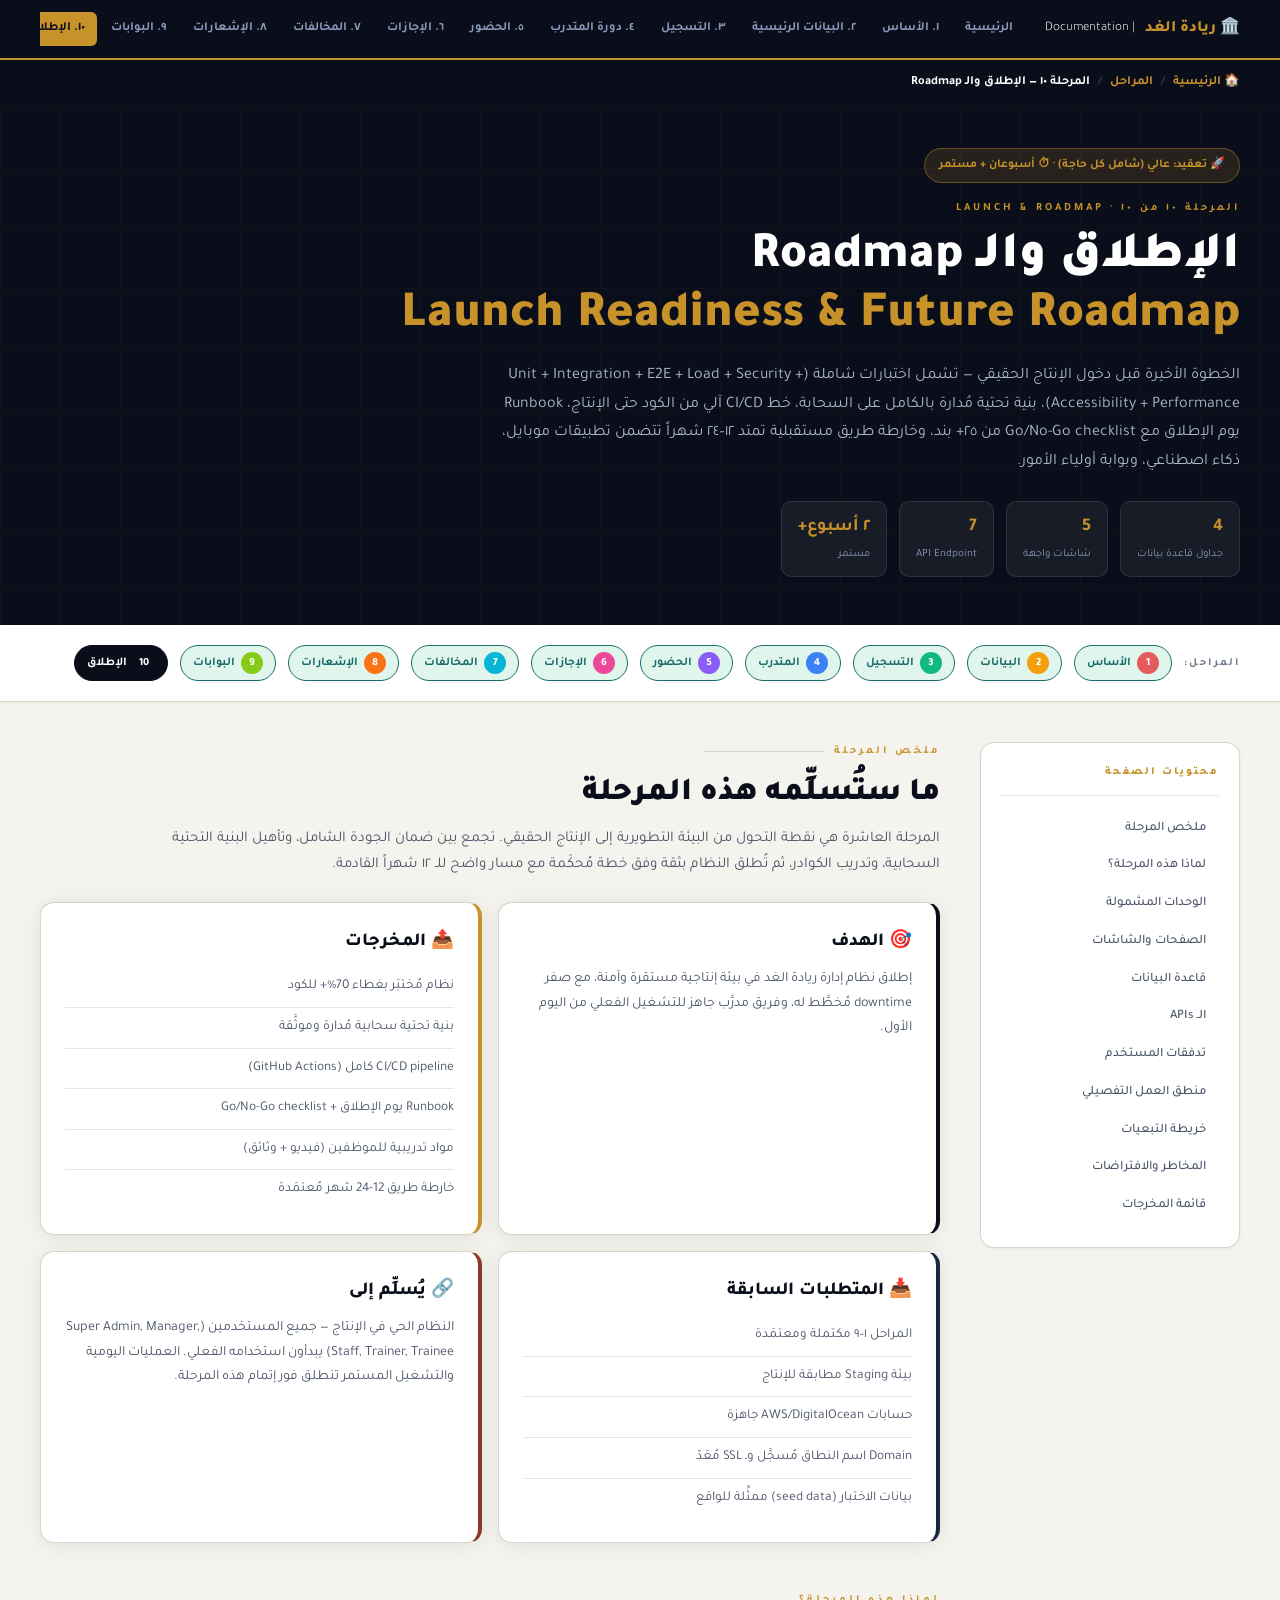
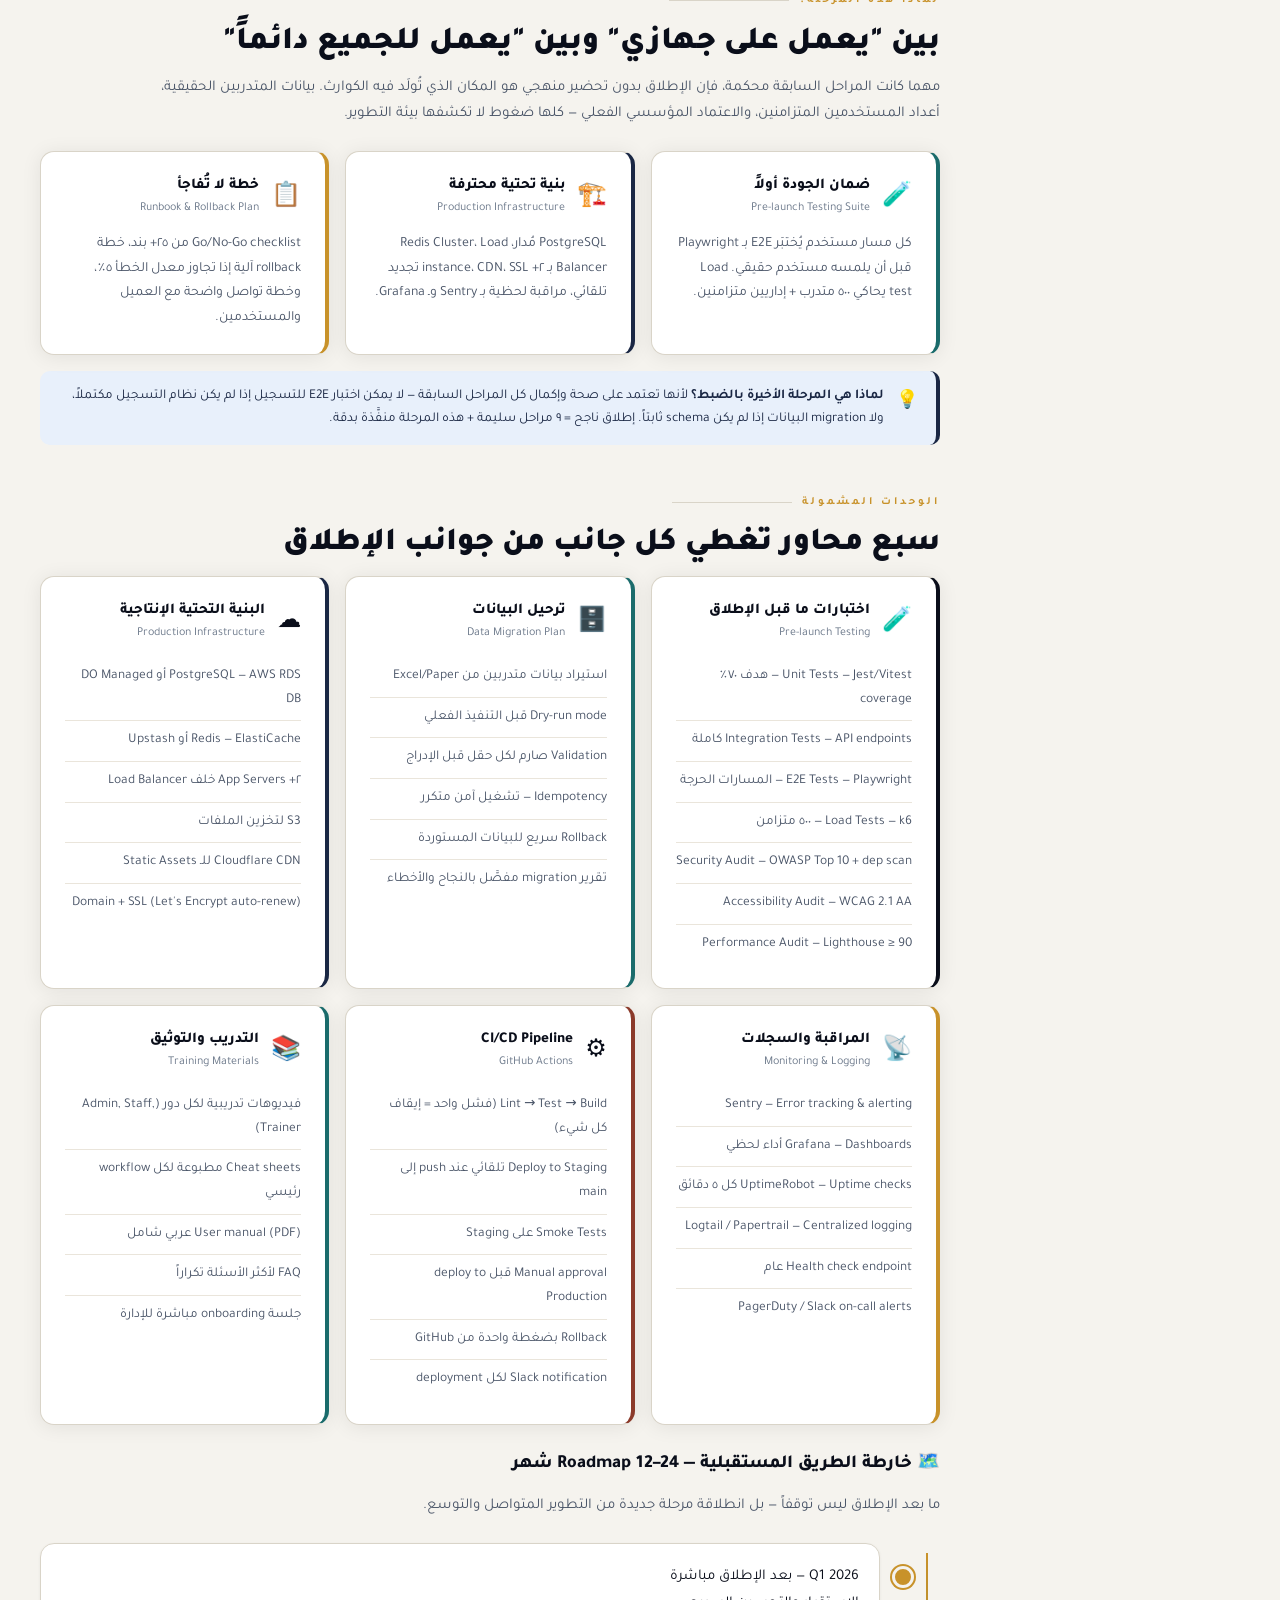
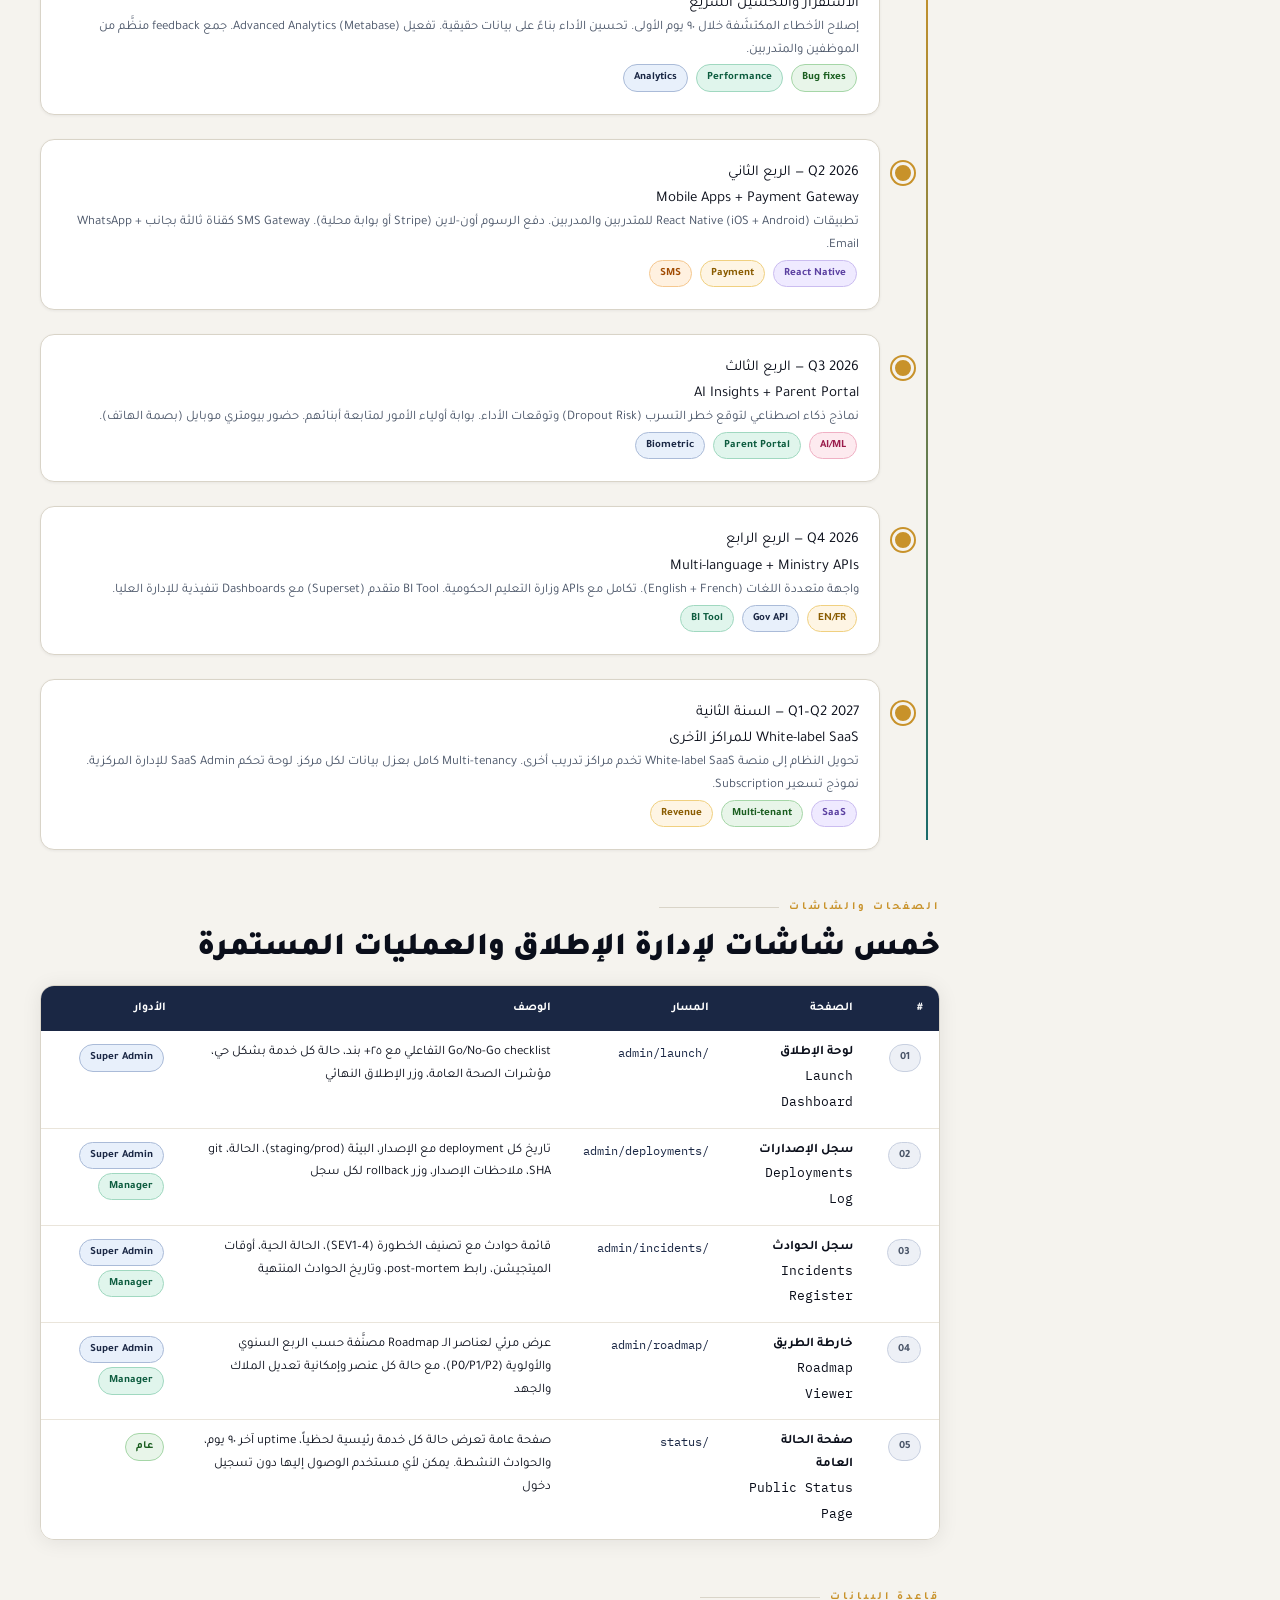
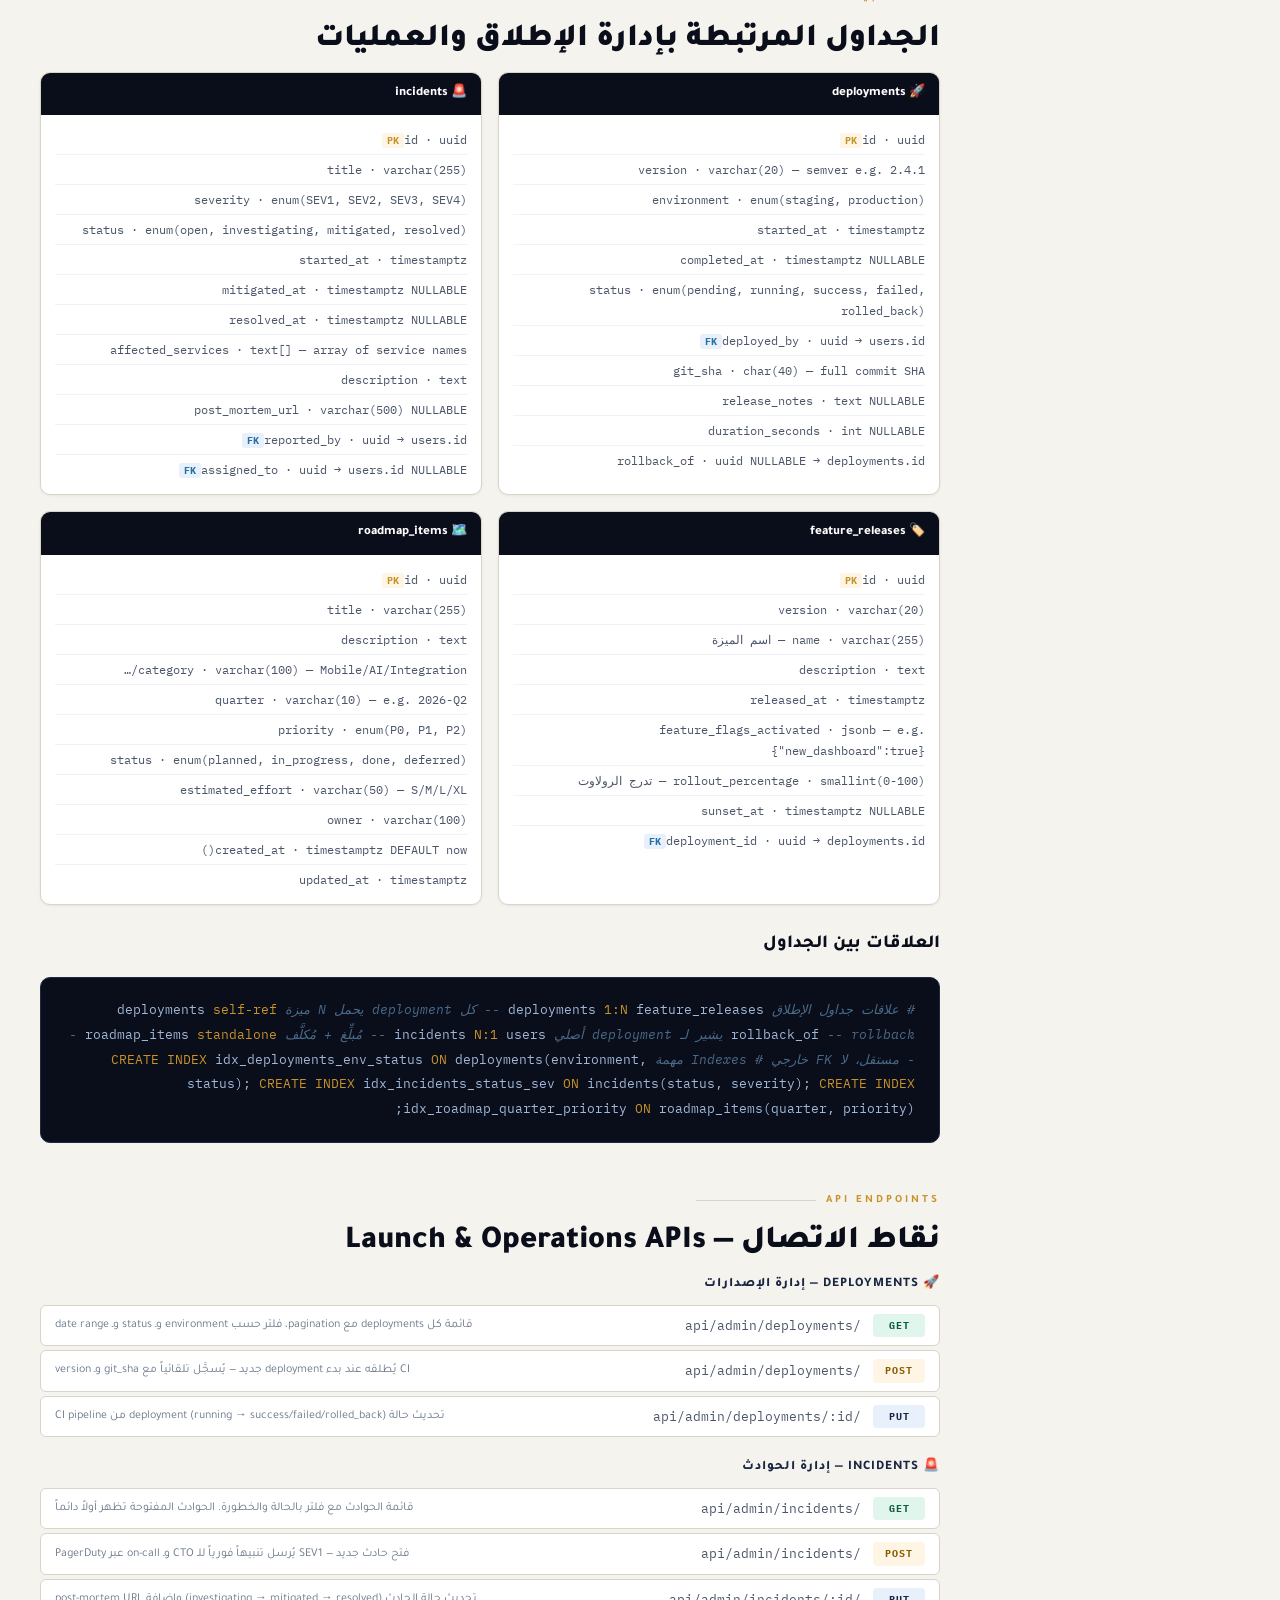
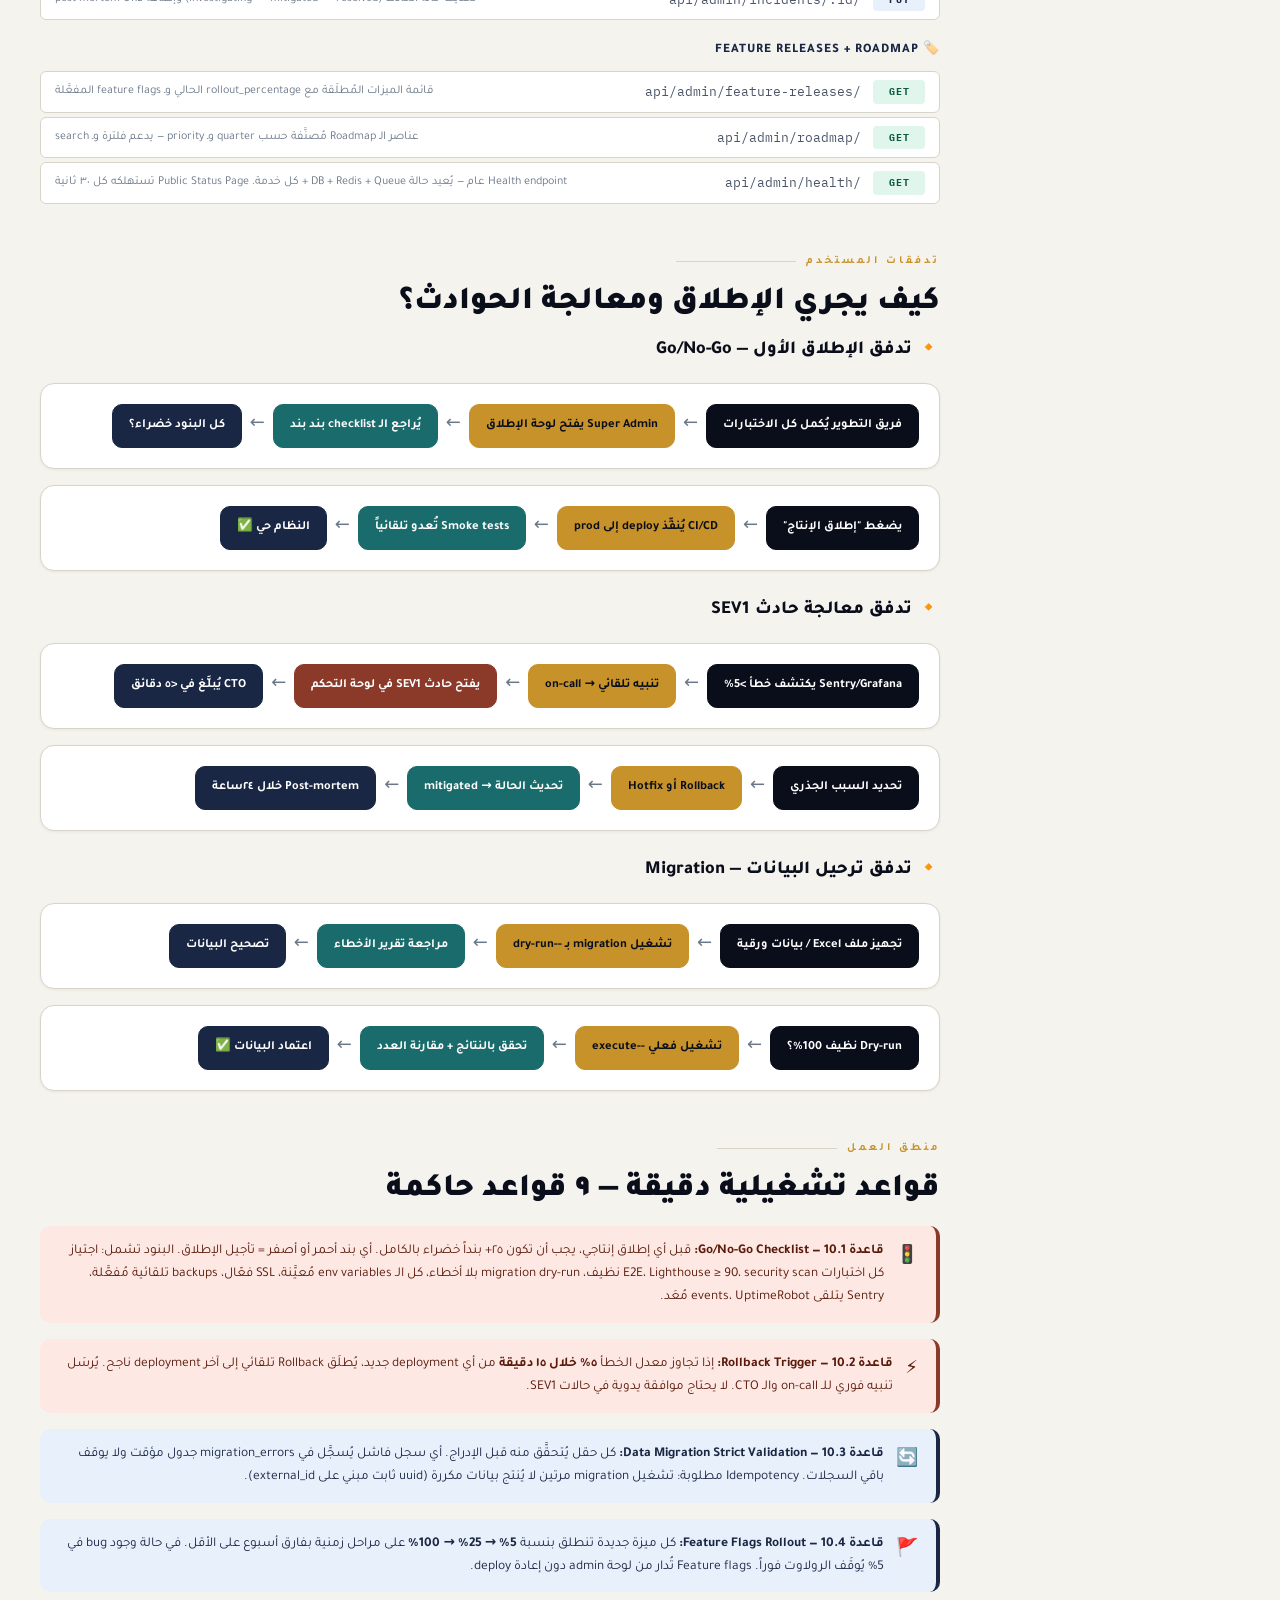
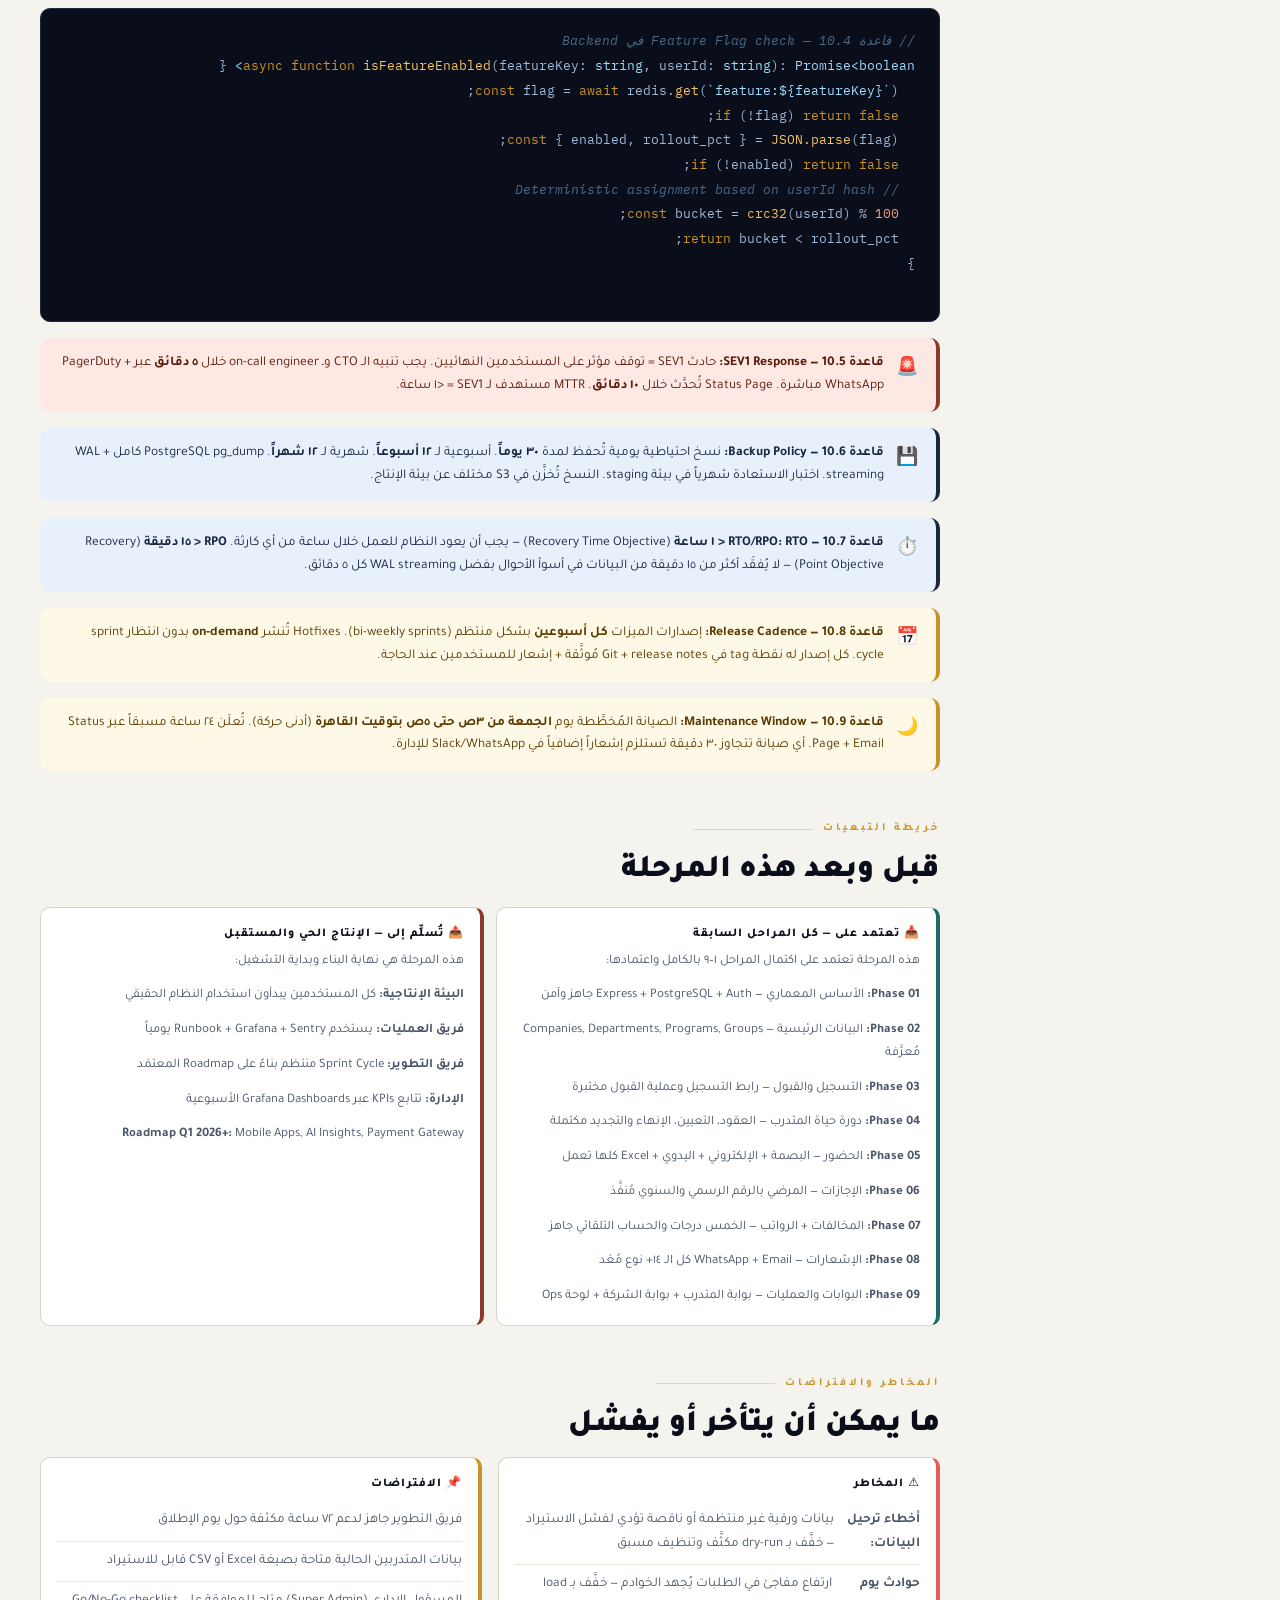
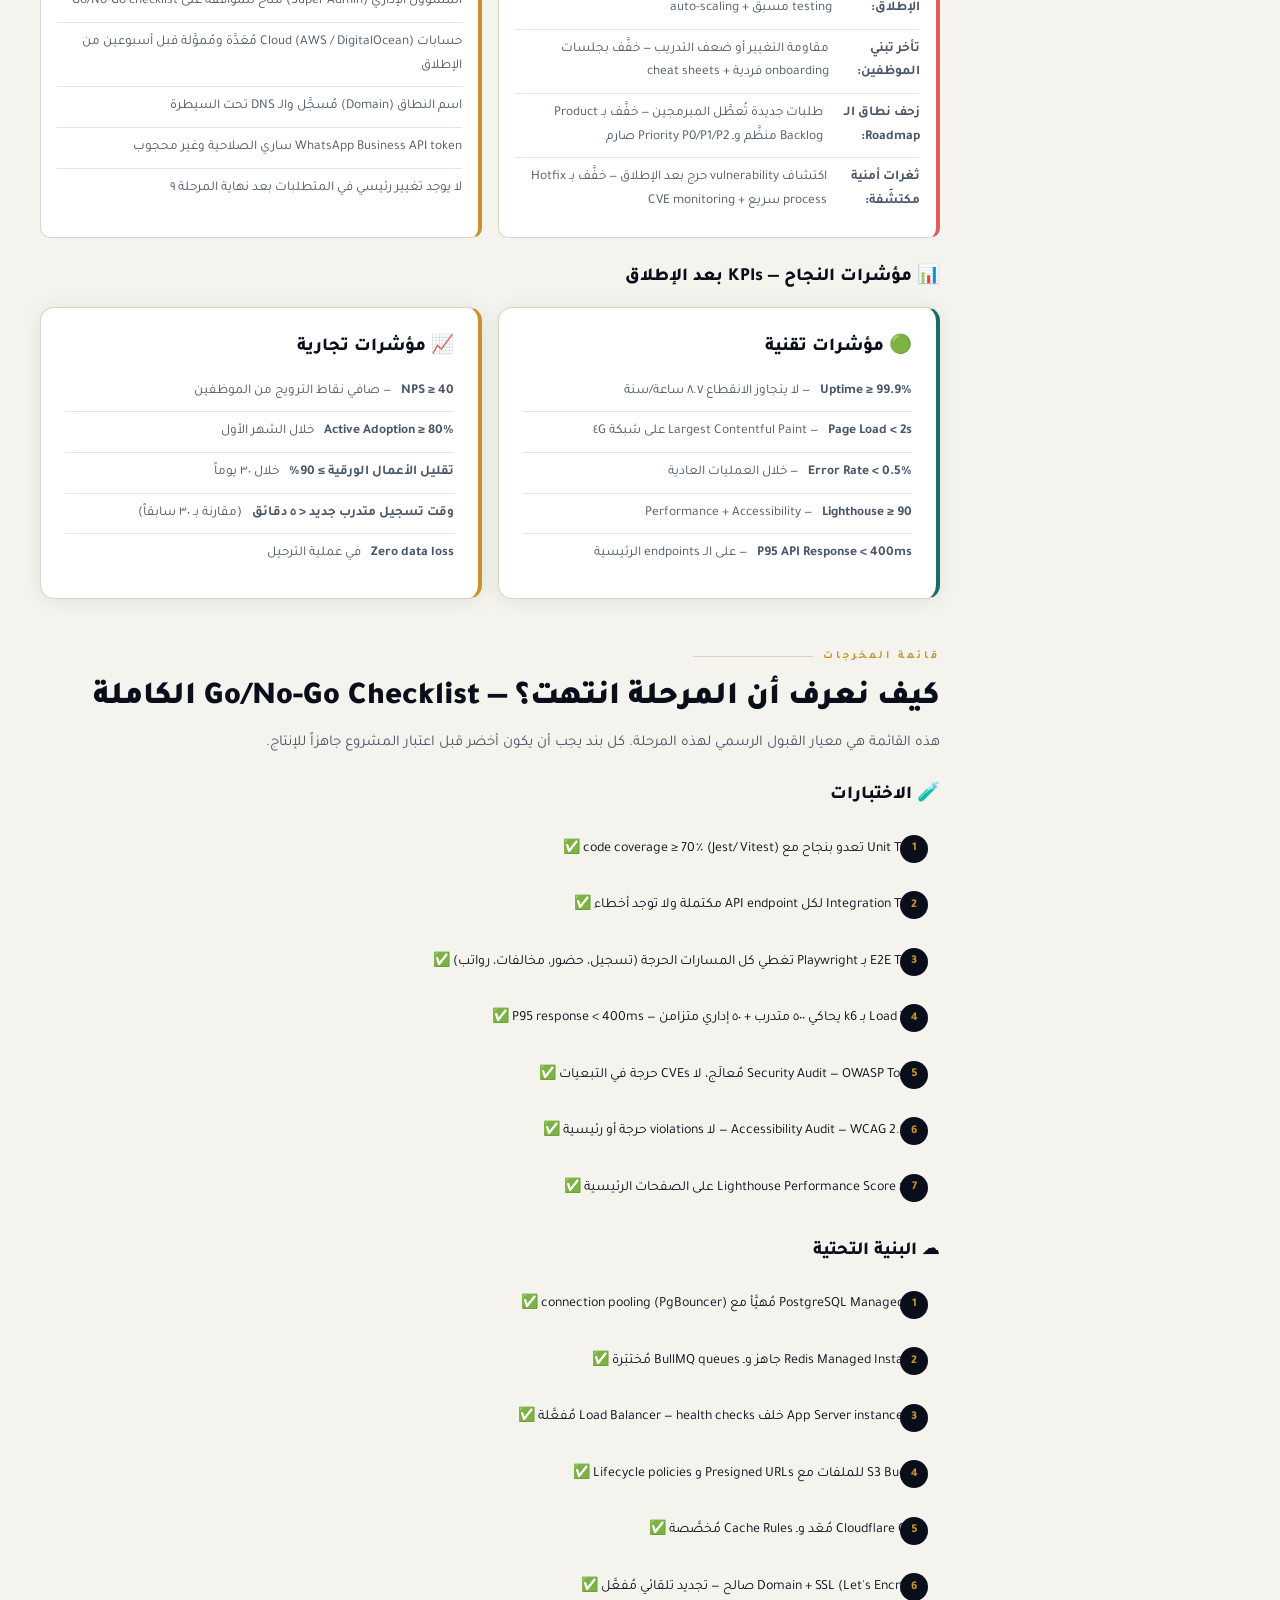
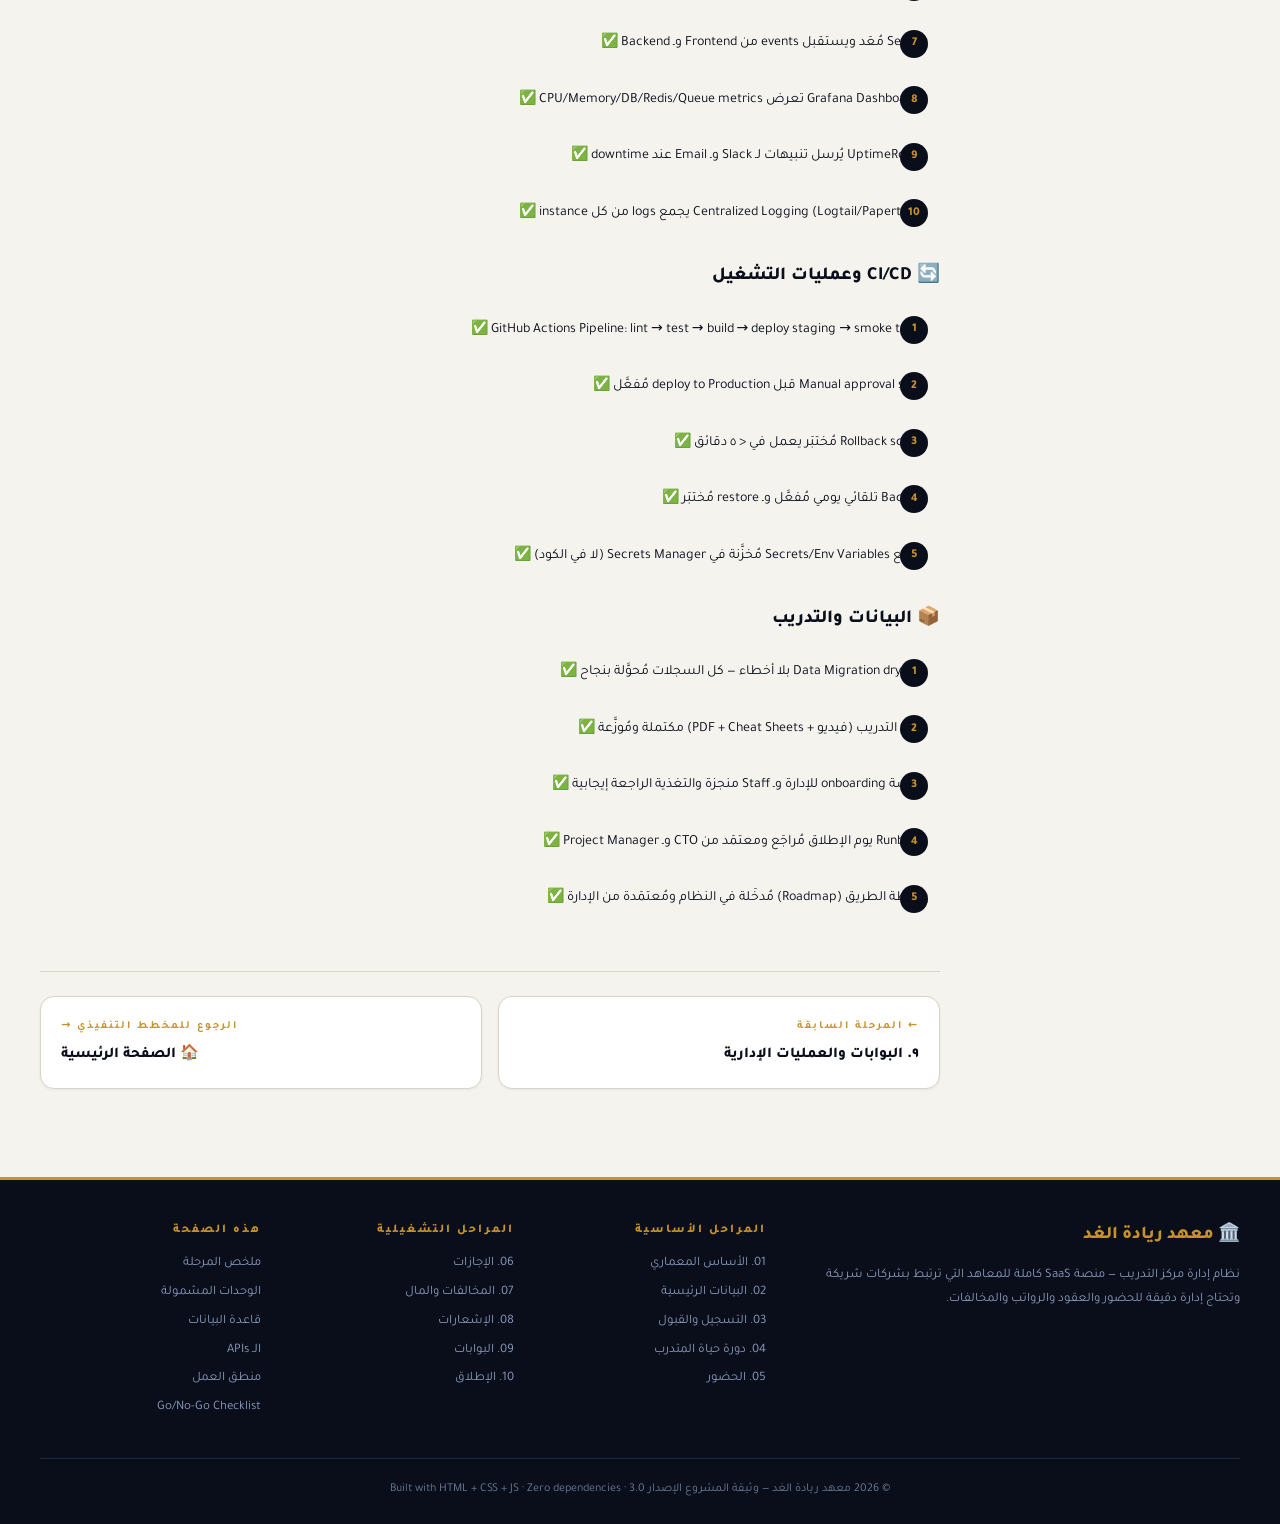
<file: phase-10-launch-roadmap.html>
<!DOCTYPE html>
<html lang="ar" dir="rtl">
<head>
<meta charset="UTF-8">
<meta name="viewport" content="width=device-width, initial-scale=1.0">
<title>المرحلة ١٠ — الإطلاق والـ Roadmap | معهد ريادة الغد</title>
<meta name="description" content="المرحلة العاشرة والأخيرة — الإطلاق الإنتاجي وخارطة الطريق المستقبلية لنظام إدارة معهد ريادة الغد. اختبارات شاملة، بنية تحتية مُدارة، CI/CD، Go/No-Go checklist، وخطة 30-60-90 يوم بعد الإطلاق.">
<link rel="preconnect" href="https://fonts.googleapis.com">
<link rel="preconnect" href="https://fonts.gstatic.com" crossorigin>
<link href="https://fonts.googleapis.com/css2?family=Tajawal:wght@300;400;500;700;800;900&family=IBM+Plex+Mono:wght@400;500;700&display=swap" rel="stylesheet">
<link rel="stylesheet" href="assets/css/style.css">
</head>
<body>

<!-- 1. Top Nav -->
<nav class="site-nav">
  <div class="site-nav-inner">
    <a href="index.html" class="nav-logo">🏛️ ريادة الغد <span>| Documentation</span></a>
    <button class="nav-toggle" aria-label="القائمة">☰</button>
    <div class="nav-links">
      <a href="index.html">الرئيسية</a>
      <a href="phase-01-foundation.html">١. الأساس</a>
      <a href="phase-02-master-data.html">٢. البيانات الرئيسية</a>
      <a href="phase-03-registration-intake.html">٣. التسجيل</a>
      <a href="phase-04-trainee-lifecycle.html">٤. دورة المتدرب</a>
      <a href="phase-05-attendance-operations.html">٥. الحضور</a>
      <a href="phase-06-leaves-exceptions.html">٦. الإجازات</a>
      <a href="phase-07-violations-financials.html">٧. المخالفات</a>
      <a href="phase-08-notifications-reports.html">٨. الإشعارات</a>
      <a href="phase-09-portals-admin-ops.html">٩. البوابات</a>
      <a href="phase-10-launch-roadmap.html" class="active">١٠. الإطلاق</a>
    </div>
  </div>
</nav>
<div class="scroll-progress"><div class="scroll-progress-bar"></div></div>

<!-- 2. Breadcrumb -->
<div class="breadcrumb">
  <div class="breadcrumb-inner">
    <a href="index.html">🏠 الرئيسية</a>
    <span class="sep">/</span>
    <a href="index.html#timeline">المراحل</a>
    <span class="sep">/</span>
    <span class="current">المرحلة ١٠ — الإطلاق والـ Roadmap</span>
  </div>
</div>

<!-- 3. Page Hero -->
<header class="page-hero">
  <div class="page-hero-inner">
    <div class="complexity-badge">🚀 تعقيد: عالي (شامل كل حاجة) · ⏱ أسبوعان + مستمر</div>
    <div class="hero-label">المرحلة ١٠ من ١٠ · Launch &amp; Roadmap</div>
    <h1>الإطلاق والـ Roadmap<br><span>Launch Readiness &amp; Future Roadmap</span></h1>
    <p class="hero-desc">
      الخطوة الأخيرة قبل دخول الإنتاج الحقيقي — تشمل اختبارات شاملة (Unit + Integration + E2E + Load + Security + Accessibility + Performance)، بنية تحتية مُدارة بالكامل على السحابة، خط CI/CD آلي من الكود حتى الإنتاج، Runbook يوم الإطلاق مع Go/No-Go checklist من ٢٥+ بند، وخارطة طريق مستقبلية تمتد ١٢–٢٤ شهراً تتضمن تطبيقات موبايل، ذكاء اصطناعي، وبوابة أولياء الأمور.
    </p>
    <div class="hero-meta">
      <div class="hero-meta-item"><strong>4</strong><span>جداول قاعدة بيانات</span></div>
      <div class="hero-meta-item"><strong>5</strong><span>شاشات واجهة</span></div>
      <div class="hero-meta-item"><strong>7</strong><span>API Endpoint</span></div>
      <div class="hero-meta-item"><strong>٢ أسبوع+</strong><span>مستمر</span></div>
    </div>
  </div>
</header>

<!-- 4. Phase Navigator -->
<div class="phase-navigator">
  <div class="phase-nav-inner">
    <span class="phase-nav-label">المراحل:</span>
    <a href="phase-01-foundation.html" class="phase-dot done"><span class="pd-num pdn-1">1</span>الأساس</a>
    <a href="phase-02-master-data.html" class="phase-dot done"><span class="pd-num pdn-2">2</span>البيانات</a>
    <a href="phase-03-registration-intake.html" class="phase-dot done"><span class="pd-num pdn-3">3</span>التسجيل</a>
    <a href="phase-04-trainee-lifecycle.html" class="phase-dot done"><span class="pd-num pdn-4">4</span>المتدرب</a>
    <a href="phase-05-attendance-operations.html" class="phase-dot done"><span class="pd-num pdn-5">5</span>الحضور</a>
    <a href="phase-06-leaves-exceptions.html" class="phase-dot done"><span class="pd-num pdn-6">6</span>الإجازات</a>
    <a href="phase-07-violations-financials.html" class="phase-dot done"><span class="pd-num pdn-7">7</span>المخالفات</a>
    <a href="phase-08-notifications-reports.html" class="phase-dot done"><span class="pd-num pdn-8">8</span>الإشعارات</a>
    <a href="phase-09-portals-admin-ops.html" class="phase-dot done"><span class="pd-num pdn-9">9</span>البوابات</a>
    <a href="phase-10-launch-roadmap.html" class="phase-dot current"><span class="pd-num pdn-10">10</span>الإطلاق</a>
  </div>
</div>

<!-- 5. Main Body with TOC + Content -->
<div class="page-body">
  <aside class="toc">
    <h4>محتويات الصفحة</h4>
    <ul>
      <li><a href="#summary">ملخص المرحلة</a></li>
      <li><a href="#why">لماذا هذه المرحلة؟</a></li>
      <li><a href="#modules">الوحدات المشمولة</a></li>
      <li><a href="#screens">الصفحات والشاشات</a></li>
      <li><a href="#database">قاعدة البيانات</a></li>
      <li><a href="#apis">الـ APIs</a></li>
      <li><a href="#flows">تدفقات المستخدم</a></li>
      <li><a href="#logic">منطق العمل التفصيلي</a></li>
      <li><a href="#dependencies">خريطة التبعيات</a></li>
      <li><a href="#risks">المخاطر والافتراضات</a></li>
      <li><a href="#checklist">قائمة المخرجات</a></li>
    </ul>
  </aside>

  <main class="content">

    <!-- ===== Section 1: Summary ===== -->
    <section id="summary" class="section">
      <div class="section-label">ملخص المرحلة</div>
      <h2 class="section-title">ما ستُسلِّمه هذه المرحلة</h2>
      <p class="section-desc">
        المرحلة العاشرة هي نقطة التحول من البيئة التطويرية إلى الإنتاج الحقيقي. تجمع بين ضمان الجودة الشامل، وتأهيل البنية التحتية السحابية، وتدريب الكوادر، ثم تُطلق النظام بثقة وفق خطة مُحكَمة مع مسار واضح للـ ١٢ شهراً القادمة.
      </p>
      <div class="grid grid-2">
        <div class="card card-accent c-p10">
          <h3>🎯 الهدف</h3>
          <p>إطلاق نظام إدارة ريادة الغد في بيئة إنتاجية مستقرة وآمنة، مع صفر downtime مُخطَّط له، وفريق مدرَّب جاهز للتشغيل الفعلي من اليوم الأول.</p>
        </div>
        <div class="card card-accent c-gold">
          <h3>📤 المخرجات</h3>
          <ul class="feat-list">
            <li>نظام مُختبَر بغطاء 70%+ للكود</li>
            <li>بنية تحتية سحابية مُدارة وموثَّقة</li>
            <li>CI/CD pipeline كامل (GitHub Actions)</li>
            <li>Runbook يوم الإطلاق + Go/No-Go checklist</li>
            <li>مواد تدريبية للموظفين (فيديو + وثائق)</li>
            <li>خارطة طريق 12-24 شهر مُعتمَدة</li>
          </ul>
        </div>
        <div class="card card-accent c-navy">
          <h3>📥 المتطلبات السابقة</h3>
          <ul class="feat-list">
            <li>المراحل ١–٩ مكتملة ومعتمَدة</li>
            <li>بيئة Staging مطابقة للإنتاج</li>
            <li>حسابات AWS/DigitalOcean جاهزة</li>
            <li>Domain اسم النطاق مُسجَّل وـ SSL مُعَدّ</li>
            <li>بيانات الاختبار (seed data) ممثِّلة للواقع</li>
          </ul>
        </div>
        <div class="card card-accent c-rust">
          <h3>🔗 يُسلِّم إلى</h3>
          <p>النظام الحي في الإنتاج — جميع المستخدمين (Super Admin, Manager, Staff, Trainer, Trainee) يبدأون استخدامه الفعلي. العمليات اليومية والتشغيل المستمر تنطلق فور إتمام هذه المرحلة.</p>
        </div>
      </div>
    </section>

    <!-- ===== Section 2: Why ===== -->
    <section id="why" class="section">
      <div class="section-label">لماذا هذه المرحلة؟</div>
      <h2 class="section-title">بين "يعمل على جهازي" وبين "يعمل للجميع دائماً"</h2>
      <p class="section-desc">
        مهما كانت المراحل السابقة محكمة، فإن الإطلاق بدون تحضير منهجي هو المكان الذي تُولَد فيه الكوارث. بيانات المتدربين الحقيقية، أعداد المستخدمين المتزامنين، والاعتماد المؤسسي الفعلي — كلها ضغوط لا تكشفها بيئة التطوير.
      </p>
      <div class="grid grid-3">
        <div class="card card-accent c-teal">
          <div class="card-head">
            <div class="card-icon">🧪</div>
            <div>
              <div class="card-title">ضمان الجودة أولاً</div>
              <div class="card-sub">Pre-launch Testing Suite</div>
            </div>
          </div>
          <p>كل مسار مستخدم يُختبَر E2E بـ Playwright قبل أن يلمسه مستخدم حقيقي. Load test يحاكي ٥٠٠ متدرب + إداريين متزامنين.</p>
        </div>
        <div class="card card-accent c-navy">
          <div class="card-head">
            <div class="card-icon">🏗️</div>
            <div>
              <div class="card-title">بنية تحتية محترفة</div>
              <div class="card-sub">Production Infrastructure</div>
            </div>
          </div>
          <p>PostgreSQL مُدار، Redis Cluster، Load Balancer بـ ٢+ instance، CDN، SSL تجديد تلقائي، مراقبة لحظية بـ Sentry وـ Grafana.</p>
        </div>
        <div class="card card-accent c-gold">
          <div class="card-head">
            <div class="card-icon">📋</div>
            <div>
              <div class="card-title">خطة لا تُفاجأ</div>
              <div class="card-sub">Runbook &amp; Rollback Plan</div>
            </div>
          </div>
          <p>Go/No-Go checklist من ٢٥+ بند، خطة rollback آلية إذا تجاوز معدل الخطأ ٥٪، وخطة تواصل واضحة مع العميل والمستخدمين.</p>
        </div>
      </div>

      <div class="alert al-navy">
        <span class="ico">💡</span>
        <div><strong>لماذا هي المرحلة الأخيرة بالضبط؟</strong> لأنها تعتمد على صحة وإكمال كل المراحل السابقة — لا يمكن اختبار E2E للتسجيل إذا لم يكن نظام التسجيل مكتملاً، ولا migration البيانات إذا لم يكن schema ثابتاً. إطلاق ناجح = ٩ مراحل سليمة + هذه المرحلة منفَّذة بدقة.</div>
      </div>
    </section>

    <!-- ===== Section 3: Modules ===== -->
    <section id="modules" class="section">
      <div class="section-label">الوحدات المشمولة</div>
      <h2 class="section-title">سبع محاور تغطي كل جانب من جوانب الإطلاق</h2>
      <div class="grid grid-3">
        <div class="card card-accent c-p10">
          <div class="card-head">
            <div class="card-icon">🧪</div>
            <div>
              <div class="card-title">اختبارات ما قبل الإطلاق</div>
              <div class="card-sub">Pre-launch Testing</div>
            </div>
          </div>
          <ul class="feat-list">
            <li>Unit Tests — Jest/Vitest — هدف ٧٠٪ coverage</li>
            <li>Integration Tests — API endpoints كاملة</li>
            <li>E2E Tests — Playwright — المسارات الحرجة</li>
            <li>Load Tests — k6 — ٥٠٠ متزامن</li>
            <li>Security Audit — OWASP Top 10 + dep scan</li>
            <li>Accessibility Audit — WCAG 2.1 AA</li>
            <li>Performance Audit — Lighthouse ≥ 90</li>
          </ul>
        </div>
        <div class="card card-accent c-teal">
          <div class="card-head">
            <div class="card-icon">🗄️</div>
            <div>
              <div class="card-title">ترحيل البيانات</div>
              <div class="card-sub">Data Migration Plan</div>
            </div>
          </div>
          <ul class="feat-list">
            <li>استيراد بيانات متدربين من Excel/Paper</li>
            <li>Dry-run mode قبل التنفيذ الفعلي</li>
            <li>Validation صارم لكل حقل قبل الإدراج</li>
            <li>Idempotency — تشغيل آمن متكرر</li>
            <li>Rollback سريع للبيانات المستوردة</li>
            <li>تقرير migration مفصَّل بالنجاح والأخطاء</li>
          </ul>
        </div>
        <div class="card card-accent c-navy">
          <div class="card-head">
            <div class="card-icon">☁️</div>
            <div>
              <div class="card-title">البنية التحتية الإنتاجية</div>
              <div class="card-sub">Production Infrastructure</div>
            </div>
          </div>
          <ul class="feat-list">
            <li>PostgreSQL — AWS RDS أو DO Managed DB</li>
            <li>Redis — ElastiCache أو Upstash</li>
            <li>٢+ App Servers خلف Load Balancer</li>
            <li>S3 لتخزين الملفات</li>
            <li>Cloudflare CDN للـ Static Assets</li>
            <li>Domain + SSL (Let's Encrypt auto-renew)</li>
          </ul>
        </div>
        <div class="card card-accent c-gold">
          <div class="card-head">
            <div class="card-icon">📡</div>
            <div>
              <div class="card-title">المراقبة والسجلات</div>
              <div class="card-sub">Monitoring &amp; Logging</div>
            </div>
          </div>
          <ul class="feat-list">
            <li>Sentry — Error tracking &amp; alerting</li>
            <li>Grafana — Dashboards أداء لحظي</li>
            <li>UptimeRobot — Uptime checks كل ٥ دقائق</li>
            <li>Logtail / Papertrail — Centralized logging</li>
            <li>Health check endpoint عام</li>
            <li>PagerDuty / Slack on-call alerts</li>
          </ul>
        </div>
        <div class="card card-accent c-rust">
          <div class="card-head">
            <div class="card-icon">⚙️</div>
            <div>
              <div class="card-title">CI/CD Pipeline</div>
              <div class="card-sub">GitHub Actions</div>
            </div>
          </div>
          <ul class="feat-list">
            <li>Lint → Test → Build (فشل واحد = إيقاف كل شيء)</li>
            <li>Deploy to Staging تلقائي عند push إلى main</li>
            <li>Smoke Tests على Staging</li>
            <li>Manual approval قبل deploy to Production</li>
            <li>Rollback بضغطة واحدة من GitHub</li>
            <li>Slack notification لكل deployment</li>
          </ul>
        </div>
        <div class="card card-accent c-teal">
          <div class="card-head">
            <div class="card-icon">📚</div>
            <div>
              <div class="card-title">التدريب والتوثيق</div>
              <div class="card-sub">Training Materials</div>
            </div>
          </div>
          <ul class="feat-list">
            <li>فيديوهات تدريبية لكل دور (Admin, Staff, Trainer)</li>
            <li>Cheat sheets مطبوعة لكل workflow رئيسي</li>
            <li>User manual (PDF) عربي شامل</li>
            <li>FAQ لأكثر الأسئلة تكراراً</li>
            <li>جلسة onboarding مباشرة للإدارة</li>
          </ul>
        </div>
      </div>

      <!-- Roadmap Timeline -->
      <h3 class="mt-6">🗺️ خارطة الطريق المستقبلية — Roadmap 12–24 شهر</h3>
      <p class="section-desc">ما بعد الإطلاق ليس توقفاً — بل انطلاقة مرحلة جديدة من التطوير المتواصل والتوسع.</p>

      <div class="timeline">
        <div class="timeline-item">
          <div class="tl-dot pdn-3"></div>
          <div class="tl-content">
            <div class="tl-period">Q1 2026 — بعد الإطلاق مباشرة</div>
            <div class="tl-title">الاستقرار والتحسين السريع</div>
            <p>إصلاح الأخطاء المكتشَفة خلال ٩٠ يوم الأولى. تحسين الأداء بناءً على بيانات حقيقية. تفعيل Advanced Analytics (Metabase). جمع feedback منظَّم من الموظفين والمتدربين.</p>
            <div class="tl-tags">
              <span class="badge b-green">Bug fixes</span>
              <span class="badge b-teal">Performance</span>
              <span class="badge b-navy">Analytics</span>
            </div>
          </div>
        </div>
        <div class="timeline-item">
          <div class="tl-dot pdn-4"></div>
          <div class="tl-content">
            <div class="tl-period">Q2 2026 — الربع الثاني</div>
            <div class="tl-title">Mobile Apps + Payment Gateway</div>
            <p>تطبيقات React Native (iOS + Android) للمتدربين والمدربين. دفع الرسوم أون-لاين (Stripe أو بوابة محلية). SMS Gateway كقناة ثالثة بجانب WhatsApp + Email.</p>
            <div class="tl-tags">
              <span class="badge b-purple">React Native</span>
              <span class="badge b-gold">Payment</span>
              <span class="badge b-orange">SMS</span>
            </div>
          </div>
        </div>
        <div class="timeline-item">
          <div class="tl-dot pdn-5"></div>
          <div class="tl-content">
            <div class="tl-period">Q3 2026 — الربع الثالث</div>
            <div class="tl-title">AI Insights + Parent Portal</div>
            <p>نماذج ذكاء اصطناعي لتوقع خطر التسرب (Dropout Risk) وتوقعات الأداء. بوابة أولياء الأمور لمتابعة أبنائهم. حضور بيومتري موبايل (بصمة الهاتف).</p>
            <div class="tl-tags">
              <span class="badge b-pink">AI/ML</span>
              <span class="badge b-teal">Parent Portal</span>
              <span class="badge b-navy">Biometric</span>
            </div>
          </div>
        </div>
        <div class="timeline-item">
          <div class="tl-dot pdn-6"></div>
          <div class="tl-content">
            <div class="tl-period">Q4 2026 — الربع الرابع</div>
            <div class="tl-title">Multi-language + Ministry APIs</div>
            <p>واجهة متعددة اللغات (English + French). تكامل مع APIs وزارة التعليم الحكومية. BI Tool متقدم (Superset) مع Dashboards تنفيذية للإدارة العليا.</p>
            <div class="tl-tags">
              <span class="badge b-gold">EN/FR</span>
              <span class="badge b-navy">Gov API</span>
              <span class="badge b-teal">BI Tool</span>
            </div>
          </div>
        </div>
        <div class="timeline-item">
          <div class="tl-dot pdn-7"></div>
          <div class="tl-content">
            <div class="tl-period">Q1–Q2 2027 — السنة الثانية</div>
            <div class="tl-title">White-label SaaS للمراكز الأخرى</div>
            <p>تحويل النظام إلى منصة White-label SaaS تخدم مراكز تدريب أخرى. Multi-tenancy كامل بعزل بيانات لكل مركز. لوحة تحكم SaaS Admin للإدارة المركزية. نموذج تسعير Subscription.</p>
            <div class="tl-tags">
              <span class="badge b-purple">SaaS</span>
              <span class="badge b-green">Multi-tenant</span>
              <span class="badge b-gold">Revenue</span>
            </div>
          </div>
        </div>
      </div>
    </section>

    <!-- ===== Section 4: Screens ===== -->
    <section id="screens" class="section">
      <div class="section-label">الصفحات والشاشات</div>
      <h2 class="section-title">خمس شاشات لإدارة الإطلاق والعمليات المستمرة</h2>
      <div class="tbl-wrap">
        <table>
          <thead>
            <tr>
              <th>#</th>
              <th>الصفحة</th>
              <th>المسار</th>
              <th>الوصف</th>
              <th>الأدوار</th>
            </tr>
          </thead>
          <tbody>
            <tr>
              <td><span class="badge b-gray">01</span></td>
              <td><strong>لوحة الإطلاق</strong><br><span class="mono">Launch Dashboard</span></td>
              <td class="mono">/admin/launch</td>
              <td>Go/No-Go checklist التفاعلي مع ٢٥+ بند، حالة كل خدمة بشكل حي، مؤشرات الصحة العامة، وزر الإطلاق النهائي</td>
              <td><span class="badge b-navy">Super Admin</span></td>
            </tr>
            <tr>
              <td><span class="badge b-gray">02</span></td>
              <td><strong>سجل الإصدارات</strong><br><span class="mono">Deployments Log</span></td>
              <td class="mono">/admin/deployments</td>
              <td>تاريخ كل deployment مع الإصدار، البيئة (staging/prod)، الحالة، git SHA، ملاحظات الإصدار، وزر rollback لكل سجل</td>
              <td><span class="badge b-navy">Super Admin</span> <span class="badge b-teal">Manager</span></td>
            </tr>
            <tr>
              <td><span class="badge b-gray">03</span></td>
              <td><strong>سجل الحوادث</strong><br><span class="mono">Incidents Register</span></td>
              <td class="mono">/admin/incidents</td>
              <td>قائمة حوادث مع تصنيف الخطورة (SEV1–4)، الحالة الحية، أوقات الميتجيشن، رابط post-mortem، وتاريخ الحوادث المنتهية</td>
              <td><span class="badge b-navy">Super Admin</span> <span class="badge b-teal">Manager</span></td>
            </tr>
            <tr>
              <td><span class="badge b-gray">04</span></td>
              <td><strong>خارطة الطريق</strong><br><span class="mono">Roadmap Viewer</span></td>
              <td class="mono">/admin/roadmap</td>
              <td>عرض مرئي لعناصر الـ Roadmap مصنَّفة حسب الربع السنوي والأولوية (P0/P1/P2)، مع حالة كل عنصر وإمكانية تعديل الملاك والجهد</td>
              <td><span class="badge b-navy">Super Admin</span> <span class="badge b-teal">Manager</span></td>
            </tr>
            <tr>
              <td><span class="badge b-gray">05</span></td>
              <td><strong>صفحة الحالة العامة</strong><br><span class="mono">Public Status Page</span></td>
              <td class="mono">/status</td>
              <td>صفحة عامة تعرض حالة كل خدمة رئيسية لحظياً، uptime آخر ٩٠ يوم، والحوادث النشطة. يمكن لأي مستخدم الوصول إليها دون تسجيل دخول</td>
              <td><span class="badge b-green">عام</span></td>
            </tr>
          </tbody>
        </table>
      </div>
    </section>

    <!-- ===== Section 5: Database ===== -->
    <section id="database" class="section">
      <div class="section-label">قاعدة البيانات</div>
      <h2 class="section-title">الجداول المرتبطة بإدارة الإطلاق والعمليات</h2>
      <div class="grid grid-2">
        <div class="db-card">
          <div class="db-head dh-dark">🚀 deployments</div>
          <div class="db-body">
            <div class="db-field"><span class="pk">PK</span>id · uuid</div>
            <div class="db-field">version · varchar(20) — semver e.g. 2.4.1</div>
            <div class="db-field">environment · enum(staging, production)</div>
            <div class="db-field">started_at · timestamptz</div>
            <div class="db-field">completed_at · timestamptz NULLABLE</div>
            <div class="db-field">status · enum(pending, running, success, failed, rolled_back)</div>
            <div class="db-field"><span class="fk">FK</span>deployed_by · uuid → users.id</div>
            <div class="db-field">git_sha · char(40) — full commit SHA</div>
            <div class="db-field">release_notes · text NULLABLE</div>
            <div class="db-field">duration_seconds · int NULLABLE</div>
            <div class="db-field">rollback_of · uuid NULLABLE → deployments.id</div>
          </div>
        </div>
        <div class="db-card">
          <div class="db-head dh-dark">🚨 incidents</div>
          <div class="db-body">
            <div class="db-field"><span class="pk">PK</span>id · uuid</div>
            <div class="db-field">title · varchar(255)</div>
            <div class="db-field">severity · enum(SEV1, SEV2, SEV3, SEV4)</div>
            <div class="db-field">status · enum(open, investigating, mitigated, resolved)</div>
            <div class="db-field">started_at · timestamptz</div>
            <div class="db-field">mitigated_at · timestamptz NULLABLE</div>
            <div class="db-field">resolved_at · timestamptz NULLABLE</div>
            <div class="db-field">affected_services · text[] — array of service names</div>
            <div class="db-field">description · text</div>
            <div class="db-field">post_mortem_url · varchar(500) NULLABLE</div>
            <div class="db-field"><span class="fk">FK</span>reported_by · uuid → users.id</div>
            <div class="db-field"><span class="fk">FK</span>assigned_to · uuid → users.id NULLABLE</div>
          </div>
        </div>
        <div class="db-card">
          <div class="db-head dh-dark">🏷️ feature_releases</div>
          <div class="db-body">
            <div class="db-field"><span class="pk">PK</span>id · uuid</div>
            <div class="db-field">version · varchar(20)</div>
            <div class="db-field">name · varchar(255) — اسم الميزة</div>
            <div class="db-field">description · text</div>
            <div class="db-field">released_at · timestamptz</div>
            <div class="db-field">feature_flags_activated · jsonb — e.g. {"new_dashboard":true}</div>
            <div class="db-field">rollout_percentage · smallint(0-100) — تدرج الرولاوت</div>
            <div class="db-field">sunset_at · timestamptz NULLABLE</div>
            <div class="db-field"><span class="fk">FK</span>deployment_id · uuid → deployments.id</div>
          </div>
        </div>
        <div class="db-card">
          <div class="db-head dh-dark">🗺️ roadmap_items</div>
          <div class="db-body">
            <div class="db-field"><span class="pk">PK</span>id · uuid</div>
            <div class="db-field">title · varchar(255)</div>
            <div class="db-field">description · text</div>
            <div class="db-field">category · varchar(100) — Mobile/AI/Integration/…</div>
            <div class="db-field">quarter · varchar(10) — e.g. 2026-Q2</div>
            <div class="db-field">priority · enum(P0, P1, P2)</div>
            <div class="db-field">status · enum(planned, in_progress, done, deferred)</div>
            <div class="db-field">estimated_effort · varchar(50) — S/M/L/XL</div>
            <div class="db-field">owner · varchar(100)</div>
            <div class="db-field">created_at · timestamptz DEFAULT now()</div>
            <div class="db-field">updated_at · timestamptz</div>
          </div>
        </div>
      </div>

      <h3 class="mt-6">العلاقات بين الجداول</h3>
      <div class="code-block">
<span class="c-com"># علاقات جداول الإطلاق</span>
deployments <span class="c-key">1:N</span> feature_releases   <span class="c-com">-- كل deployment يحمل N ميزة</span>
deployments <span class="c-key">self-ref</span> rollback_of    <span class="c-com">-- rollback يشير لـ deployment أصلي</span>
incidents   <span class="c-key">N:1</span> users             <span class="c-com">-- مُبلِّغ + مُكلَّف</span>
roadmap_items <span class="c-key">standalone</span>             <span class="c-com">-- مستقل، لا FK خارجي</span>

<span class="c-com"># Indexes مهمة</span>
<span class="c-key">CREATE INDEX</span> idx_deployments_env_status   <span class="c-key">ON</span> deployments(environment, status);
<span class="c-key">CREATE INDEX</span> idx_incidents_status_sev       <span class="c-key">ON</span> incidents(status, severity);
<span class="c-key">CREATE INDEX</span> idx_roadmap_quarter_priority   <span class="c-key">ON</span> roadmap_items(quarter, priority);
      </div>
    </section>

    <!-- ===== Section 6: APIs ===== -->
    <section id="apis" class="section">
      <div class="section-label">API Endpoints</div>
      <h2 class="section-title">نقاط الاتصال — Launch &amp; Operations APIs</h2>

      <div class="api-group">
        <div class="api-group-title">🚀 Deployments — إدارة الإصدارات</div>
        <div class="api-list">
          <div class="api-item">
            <span class="method m-get">GET</span>
            <span class="api-path">/api/admin/deployments</span>
            <span class="api-desc">قائمة كل deployments مع pagination، فلتر حسب environment وـ status وـ date range</span>
          </div>
          <div class="api-item">
            <span class="method m-post">POST</span>
            <span class="api-path">/api/admin/deployments</span>
            <span class="api-desc">CI يُطلقه عند بدء deployment جديد — يُسجَّل تلقائياً مع git_sha وـ version</span>
          </div>
          <div class="api-item">
            <span class="method m-put">PUT</span>
            <span class="api-path">/api/admin/deployments/:id</span>
            <span class="api-desc">تحديث حالة deployment (running → success/failed/rolled_back) من CI pipeline</span>
          </div>
        </div>
      </div>

      <div class="api-group">
        <div class="api-group-title">🚨 Incidents — إدارة الحوادث</div>
        <div class="api-list">
          <div class="api-item">
            <span class="method m-get">GET</span>
            <span class="api-path">/api/admin/incidents</span>
            <span class="api-desc">قائمة الحوادث مع فلتر بالحالة والخطورة. الحوادث المفتوحة تظهر أولاً دائماً</span>
          </div>
          <div class="api-item">
            <span class="method m-post">POST</span>
            <span class="api-path">/api/admin/incidents</span>
            <span class="api-desc">فتح حادث جديد — SEV1 يُرسل تنبيهاً فورياً للـ CTO وـ on-call عبر PagerDuty</span>
          </div>
          <div class="api-item">
            <span class="method m-put">PUT</span>
            <span class="api-path">/api/admin/incidents/:id</span>
            <span class="api-desc">تحديث حالة الحادث (investigating → mitigated → resolved) وإضافة post-mortem URL</span>
          </div>
        </div>
      </div>

      <div class="api-group">
        <div class="api-group-title">🏷️ Feature Releases + Roadmap</div>
        <div class="api-list">
          <div class="api-item">
            <span class="method m-get">GET</span>
            <span class="api-path">/api/admin/feature-releases</span>
            <span class="api-desc">قائمة الميزات المُطلَقة مع rollout_percentage الحالي وـ feature flags المفعَّلة</span>
          </div>
          <div class="api-item">
            <span class="method m-get">GET</span>
            <span class="api-path">/api/admin/roadmap</span>
            <span class="api-desc">عناصر الـ Roadmap مُصنَّفة حسب quarter وـ priority — يدعم فلترة وـ search</span>
          </div>
          <div class="api-item">
            <span class="method m-get">GET</span>
            <span class="api-path">/api/admin/health</span>
            <span class="api-desc">Health endpoint عام — يُعيد حالة DB + Redis + Queue + كل خدمة. Public Status Page تستهلكه كل ٣٠ ثانية</span>
          </div>
        </div>
      </div>
    </section>

    <!-- ===== Section 7: User Flows ===== -->
    <section id="flows" class="section">
      <div class="section-label">تدفقات المستخدم</div>
      <h2 class="section-title">كيف يجري الإطلاق ومعالجة الحوادث؟</h2>

      <h3>🔸 تدفق الإطلاق الأول — Go/No-Go</h3>
      <div class="flow">
        <div class="flow-node fn-dark">فريق التطوير يُكمل كل الاختبارات</div>
        <span class="flow-arrow">←</span>
        <div class="flow-node fn-gold">Super Admin يفتح لوحة الإطلاق</div>
        <span class="flow-arrow">←</span>
        <div class="flow-node fn-teal">يُراجع الـ checklist بند بند</div>
        <span class="flow-arrow">←</span>
        <div class="flow-node fn-navy">كل البنود خضراء؟</div>
      </div>
      <div class="flow">
        <div class="flow-node fn-dark">يضغط "إطلاق الإنتاج"</div>
        <span class="flow-arrow">←</span>
        <div class="flow-node fn-gold">CI/CD يُنفِّذ deploy إلى prod</div>
        <span class="flow-arrow">←</span>
        <div class="flow-node fn-teal">Smoke tests تُعدو تلقائياً</div>
        <span class="flow-arrow">←</span>
        <div class="flow-node fn-navy">النظام حي ✅</div>
      </div>

      <h3 class="mt-6">🔸 تدفق معالجة حادث SEV1</h3>
      <div class="flow">
        <div class="flow-node fn-dark">Sentry/Grafana يكتشف خطأ &gt;5%</div>
        <span class="flow-arrow">←</span>
        <div class="flow-node fn-gold">تنبيه تلقائي → on-call</div>
        <span class="flow-arrow">←</span>
        <div class="flow-node fn-rust">يفتح حادث SEV1 في لوحة التحكم</div>
        <span class="flow-arrow">←</span>
        <div class="flow-node fn-navy">CTO يُبلَّغ في &lt;٥ دقائق</div>
      </div>
      <div class="flow">
        <div class="flow-node fn-dark">تحديد السبب الجذري</div>
        <span class="flow-arrow">←</span>
        <div class="flow-node fn-gold">Rollback أو Hotfix</div>
        <span class="flow-arrow">←</span>
        <div class="flow-node fn-teal">تحديث الحالة → mitigated</div>
        <span class="flow-arrow">←</span>
        <div class="flow-node fn-navy">Post-mortem خلال ٢٤ساعة</div>
      </div>

      <h3 class="mt-6">🔸 تدفق ترحيل البيانات — Migration</h3>
      <div class="flow">
        <div class="flow-node fn-dark">تجهيز ملف Excel / بيانات ورقية</div>
        <span class="flow-arrow">←</span>
        <div class="flow-node fn-gold">تشغيل migration بـ --dry-run</div>
        <span class="flow-arrow">←</span>
        <div class="flow-node fn-teal">مراجعة تقرير الأخطاء</div>
        <span class="flow-arrow">←</span>
        <div class="flow-node fn-navy">تصحيح البيانات</div>
      </div>
      <div class="flow">
        <div class="flow-node fn-dark">Dry-run نظيف 100%؟</div>
        <span class="flow-arrow">←</span>
        <div class="flow-node fn-gold">تشغيل فعلي --execute</div>
        <span class="flow-arrow">←</span>
        <div class="flow-node fn-teal">تحقق بالنتائج + مقارنة العدد</div>
        <span class="flow-arrow">←</span>
        <div class="flow-node fn-navy">اعتماد البيانات ✅</div>
      </div>
    </section>

    <!-- ===== Section 8: Business Logic ===== -->
    <section id="logic" class="section">
      <div class="section-label">منطق العمل</div>
      <h2 class="section-title">قواعد تشغيلية دقيقة — ٩ قواعد حاكمة</h2>

      <div class="alert al-rust">
        <span class="ico">🚦</span>
        <div><strong>قاعدة 10.1 — Go/No-Go Checklist:</strong> قبل أي إطلاق إنتاجي، يجب أن تكون ٢٥+ بنداً خضراء بالكامل. أي بند أحمر أو أصفر = تأجيل الإطلاق. البنود تشمل: اجتياز كل اختبارات E2E، Lighthouse ≥ 90، security scan نظيف، migration dry-run بلا أخطاء، كل الـ env variables مُعيَّنة، SSL فعّال، backups تلقائية مُفعَّلة، Sentry يتلقى events، UptimeRobot مُعَد.</div>
      </div>

      <div class="alert al-rust">
        <span class="ico">⚡</span>
        <div><strong>قاعدة 10.2 — Rollback Trigger:</strong> إذا تجاوز معدل الخطأ <strong>٥٪ خلال ١٥ دقيقة</strong> من أي deployment جديد، يُطلَق Rollback تلقائي إلى آخر deployment ناجح. يُرسَل تنبيه فوري للـ on-call والـ CTO. لا يحتاج موافقة يدوية في حالات SEV1.</div>
      </div>

      <div class="alert al-navy">
        <span class="ico">🔄</span>
        <div><strong>قاعدة 10.3 — Data Migration Strict Validation:</strong> كل حقل يُتحقَّق منه قبل الإدراج. أي سجل فاشل يُسجَّل في migration_errors جدول مؤقت ولا يوقف باقي السجلات. Idempotency مطلوبة: تشغيل migration مرتين لا يُنتج بيانات مكررة (uuid ثابت مبني على external_id).</div>
      </div>

      <div class="alert al-navy">
        <span class="ico">🚩</span>
        <div><strong>قاعدة 10.4 — Feature Flags Rollout:</strong> كل ميزة جديدة تنطلق بنسبة <strong>5% → 25% → 100%</strong> على مراحل زمنية بفارق أسبوع على الأقل. في حالة وجود bug في 5% يُوقَف الرولاوت فوراً. Feature flags تُدار من لوحة admin دون إعادة deploy.</div>
      </div>

      <pre class="code-block">
<span class="c-com">// قاعدة 10.4 — Feature Flag check في Backend</span>
<span class="c-key">async function</span> <span class="c-fn">isFeatureEnabled</span>(featureKey: <span class="c-str">string</span>, userId: <span class="c-str">string</span>): <span class="c-str">Promise&lt;boolean&gt;</span> {
  <span class="c-key">const</span> flag = <span class="c-key">await</span> redis.<span class="c-fn">get</span>(<span class="c-str">`feature:${featureKey}`</span>);
  <span class="c-key">if</span> (!flag) <span class="c-key">return false</span>;
  <span class="c-key">const</span> { enabled, rollout_pct } = <span class="c-fn">JSON.parse</span>(flag);
  <span class="c-key">if</span> (!enabled) <span class="c-key">return false</span>;
  <span class="c-com">// Deterministic assignment based on userId hash</span>
  <span class="c-key">const</span> bucket = <span class="c-fn">crc32</span>(userId) % <span class="c-num">100</span>;
  <span class="c-key">return</span> bucket &lt; rollout_pct;
}
      </pre>

      <div class="alert al-rust">
        <span class="ico">🚨</span>
        <div><strong>قاعدة 10.5 — SEV1 Response:</strong> حادث SEV1 = توقف مؤثر على المستخدمين النهائيين. يجب تنبيه الـ CTO وـ on-call engineer خلال <strong>٥ دقائق</strong> عبر PagerDuty + WhatsApp مباشرة. Status Page تُحدَّث خلال <strong>١٠ دقائق</strong>. MTTR مستهدف لـ SEV1 = &lt;١ ساعة.</div>
      </div>

      <div class="alert al-navy">
        <span class="ico">💾</span>
        <div><strong>قاعدة 10.6 — Backup Policy:</strong> نسخ احتياطية يومية تُحفظ لمدة <strong>٣٠ يوماً</strong>. أسبوعية لـ <strong>١٢ أسبوعاً</strong>. شهرية لـ <strong>١٢ شهراً</strong>. PostgreSQL pg_dump كامل + WAL streaming. اختبار الاستعادة شهرياً في بيئة staging. النسخ تُخزَّن في S3 مختلف عن بيئة الإنتاج.</div>
      </div>

      <div class="alert al-navy">
        <span class="ico">⏱️</span>
        <div><strong>قاعدة 10.7 — RTO/RPO:</strong> <strong>RTO &lt; ١ ساعة</strong> (Recovery Time Objective) — يجب أن يعود النظام للعمل خلال ساعة من أي كارثة. <strong>RPO &lt; ١٥ دقيقة</strong> (Recovery Point Objective) — لا يُفقَد أكثر من ١٥ دقيقة من البيانات في أسوأ الأحوال بفضل WAL streaming كل ٥ دقائق.</div>
      </div>

      <div class="alert al-gold">
        <span class="ico">📅</span>
        <div><strong>قاعدة 10.8 — Release Cadence:</strong> إصدارات الميزات <strong>كل أسبوعين</strong> بشكل منتظم (bi-weekly sprints). Hotfixes تُنشر <strong>on-demand</strong> بدون انتظار sprint cycle. كل إصدار له نقطة tag في Git + release notes مُوثَّقة + إشعار للمستخدمين عند الحاجة.</div>
      </div>

      <div class="alert al-gold">
        <span class="ico">🌙</span>
        <div><strong>قاعدة 10.9 — Maintenance Window:</strong> الصيانة المُخطَّطة يوم <strong>الجمعة من ٣ص حتى ٥ص بتوقيت القاهرة</strong> (أدنى حركة). تُعلَن ٢٤ ساعة مسبقاً عبر Status Page + Email. أي صيانة تتجاوز ٣٠ دقيقة تستلزم إشعاراً إضافياً في Slack/WhatsApp للإدارة.</div>
      </div>
    </section>

    <!-- ===== Section 9: Dependencies ===== -->
    <section id="dependencies" class="section">
      <div class="section-label">خريطة التبعيات</div>
      <h2 class="section-title">قبل وبعد هذه المرحلة</h2>
      <div class="matrix">
        <div class="matrix-cell mc-in">
          <h5>📥 تعتمد على — كل المراحل السابقة</h5>
          <p>هذه المرحلة تعتمد على اكتمال المراحل ١–٩ بالكامل واعتمادها:</p>
          <p><strong>Phase 01:</strong> الأساس المعماري — Express + PostgreSQL + Auth جاهز وآمن</p>
          <p><strong>Phase 02:</strong> البيانات الرئيسية — Companies, Departments, Programs, Groups مُعرَّفة</p>
          <p><strong>Phase 03:</strong> التسجيل والقبول — رابط التسجيل وعملية القبول مختبرة</p>
          <p><strong>Phase 04:</strong> دورة حياة المتدرب — العقود، التعيين، الإنهاء والتجديد مكتملة</p>
          <p><strong>Phase 05:</strong> الحضور — البصمة + الإلكتروني + اليدوي + Excel كلها تعمل</p>
          <p><strong>Phase 06:</strong> الإجازات — المرضي بالرقم الرسمي والسنوي مُنفَّذ</p>
          <p><strong>Phase 07:</strong> المخالفات + الرواتب — الخمس درجات والحساب التلقائي جاهز</p>
          <p><strong>Phase 08:</strong> الإشعارات — WhatsApp + Email كل الـ ١٤+ نوع مُعَد</p>
          <p><strong>Phase 09:</strong> البوابات والعمليات — بوابة المتدرب + بوابة الشركة + لوحة Ops</p>
        </div>
        <div class="matrix-cell mc-out">
          <h5>📤 تُسلِّم إلى — الإنتاج الحي والمستقبل</h5>
          <p>هذه المرحلة هي نهاية البناء وبداية التشغيل:</p>
          <p><strong>البيئة الإنتاجية:</strong> كل المستخدمين يبدأون استخدام النظام الحقيقي</p>
          <p><strong>فريق العمليات:</strong> يستخدم Runbook + Grafana + Sentry يومياً</p>
          <p><strong>فريق التطوير:</strong> Sprint Cycle منتظم بناءً على Roadmap المعتمَد</p>
          <p><strong>الإدارة:</strong> تتابع KPIs عبر Grafana Dashboards الأسبوعية</p>
          <p><strong>Roadmap Q1 2026+:</strong> Mobile Apps, AI Insights, Payment Gateway</p>
        </div>
      </div>
    </section>

    <!-- ===== Section 10: Risks ===== -->
    <section id="risks" class="section">
      <div class="section-label">المخاطر والافتراضات</div>
      <h2 class="section-title">ما يمكن أن يتأخر أو يفشل</h2>
      <div class="grid grid-2">
        <div class="matrix-cell mc-risk">
          <h5>⚠️ المخاطر</h5>
          <ul class="feat-list">
            <li><strong>أخطاء ترحيل البيانات:</strong> بيانات ورقية غير منتظمة أو ناقصة تؤدي لفشل الاستيراد — خفَّف بـ dry-run مكثَّف وتنظيف مسبق</li>
            <li><strong>حوادث يوم الإطلاق:</strong> ارتفاع مفاجئ في الطلبات يُجهد الخوادم — خفَّف بـ load testing مسبق + auto-scaling</li>
            <li><strong>تأخر تبني الموظفين:</strong> مقاومة التغيير أو ضعف التدريب — خفَّف بجلسات onboarding فردية + cheat sheets</li>
            <li><strong>زحف نطاق الـ Roadmap:</strong> طلبات جديدة تُعطَّل المبرمجين — خفَّف بـ Product Backlog منظَّم وـ Priority P0/P1/P2 صارم</li>
            <li><strong>ثغرات أمنية مكتشَفة:</strong> اكتشاف vulnerability حرج بعد الإطلاق — خفَّف بـ Hotfix process سريع + CVE monitoring</li>
          </ul>
        </div>
        <div class="matrix-cell">
          <h5>📌 الافتراضات</h5>
          <ul class="feat-list">
            <li>فريق التطوير جاهز لدعم ٧٢ ساعة مكثفة حول يوم الإطلاق</li>
            <li>بيانات المتدربين الحالية متاحة بصيغة Excel أو CSV قابل للاستيراد</li>
            <li>المسؤول الإداري (Super Admin) متاح للموافقة على Go/No-Go checklist</li>
            <li>حسابات Cloud (AWS / DigitalOcean) مُعَدَّة ومُموَّلة قبل أسبوعين من الإطلاق</li>
            <li>اسم النطاق (Domain) مُسجَّل والـ DNS تحت السيطرة</li>
            <li>WhatsApp Business API token ساري الصلاحية وغير محجوب</li>
            <li>لا يوجد تغيير رئيسي في المتطلبات بعد نهاية المرحلة ٩</li>
          </ul>
        </div>
      </div>

      <!-- KPIs -->
      <h3 class="mt-6">📊 مؤشرات النجاح — KPIs بعد الإطلاق</h3>
      <div class="grid grid-2">
        <div class="card card-accent c-teal">
          <h3>🟢 مؤشرات تقنية</h3>
          <ul class="feat-list">
            <li><strong>Uptime ≥ 99.9٪</strong> — لا يتجاوز الانقطاع ٨.٧ ساعة/سنة</li>
            <li><strong>Page Load &lt; 2s</strong> — Largest Contentful Paint على شبكة ٤G</li>
            <li><strong>Error Rate &lt; 0.5٪</strong> — خلال العمليات العادية</li>
            <li><strong>Lighthouse ≥ 90</strong> — Performance + Accessibility</li>
            <li><strong>P95 API Response &lt; 400ms</strong> — على الـ endpoints الرئيسية</li>
          </ul>
        </div>
        <div class="card card-accent c-gold">
          <h3>📈 مؤشرات تجارية</h3>
          <ul class="feat-list">
            <li><strong>NPS ≥ 40</strong> — صافي نقاط الترويج من الموظفين</li>
            <li><strong>Active Adoption ≥ 80٪</strong> خلال الشهر الأول</li>
            <li><strong>تقليل الأعمال الورقية ≥ 90٪</strong> خلال ٣٠ يوماً</li>
            <li><strong>وقت تسجيل متدرب جديد &lt; ٥ دقائق</strong> (مقارنة بـ ٣٠ سابقاً)</li>
            <li><strong>Zero data loss</strong> في عملية الترحيل</li>
          </ul>
        </div>
      </div>
    </section>

    <!-- ===== Section 11: Checklist ===== -->
    <section id="checklist" class="section">
      <div class="section-label">قائمة المخرجات</div>
      <h2 class="section-title">كيف نعرف أن المرحلة انتهت؟ — Go/No-Go Checklist الكاملة</h2>
      <p class="section-desc">هذه القائمة هي معيار القبول الرسمي لهذه المرحلة. كل بند يجب أن يكون أخضر قبل اعتبار المشروع جاهزاً للإنتاج.</p>

      <h3>🧪 الاختبارات</h3>
      <ol class="num-list">
        <li>Unit Tests تعدو بنجاح مع code coverage ≥ 70٪ (Jest/Vitest) ✅</li>
        <li>Integration Tests لكل API endpoint مكتملة ولا توجد أخطاء ✅</li>
        <li>E2E Tests بـ Playwright تغطي كل المسارات الحرجة (تسجيل، حضور، مخالفات، رواتب) ✅</li>
        <li>Load Test بـ k6 يحاكي ٥٠٠ متدرب + ٥٠ إداري متزامن — P95 response &lt; 400ms ✅</li>
        <li>Security Audit — OWASP Top 10 مُعالَج، لا CVEs حرجة في التبعيات ✅</li>
        <li>Accessibility Audit — WCAG 2.1 AA — لا violations حرجة أو رئيسية ✅</li>
        <li>Lighthouse Performance Score ≥ 90 على الصفحات الرئيسية ✅</li>
      </ol>

      <h3 class="mt-6">☁️ البنية التحتية</h3>
      <ol class="num-list" start="8">
        <li>PostgreSQL Managed DB مُهيَّأ مع connection pooling (PgBouncer) ✅</li>
        <li>Redis Managed Instance جاهز وـ BullMQ queues مُختبَرة ✅</li>
        <li>٢+ App Server instances خلف Load Balancer — health checks مُفعَّلة ✅</li>
        <li>S3 Bucket للملفات مع Presigned URLs و Lifecycle policies ✅</li>
        <li>Cloudflare CDN مُعَد وـ Cache Rules مُخصَّصة ✅</li>
        <li>Domain + SSL (Let's Encrypt) صالح — تجديد تلقائي مُفعَّل ✅</li>
        <li>Sentry مُعَد ويستقبل events من Frontend وـ Backend ✅</li>
        <li>Grafana Dashboards تعرض CPU/Memory/DB/Redis/Queue metrics ✅</li>
        <li>UptimeRobot يُرسل تنبيهات لـ Slack وـ Email عند downtime ✅</li>
        <li>Centralized Logging (Logtail/Papertrail) يجمع logs من كل instance ✅</li>
      </ol>

      <h3 class="mt-6">🔄 CI/CD وعمليات التشغيل</h3>
      <ol class="num-list" start="18">
        <li>GitHub Actions Pipeline: lint → test → build → deploy staging → smoke tests ✅</li>
        <li>Manual approval step قبل deploy to Production مُفعَّل ✅</li>
        <li>Rollback script مُختبَر يعمل في &lt; ٥ دقائق ✅</li>
        <li>Backup تلقائي يومي مُفعَّل وـ restore مُختبَر ✅</li>
        <li>جميع Secrets/Env Variables مُخزَّنة في Secrets Manager (لا في الكود) ✅</li>
      </ol>

      <h3 class="mt-6">📦 البيانات والتدريب</h3>
      <ol class="num-list" start="23">
        <li>Data Migration dry-run بلا أخطاء — كل السجلات مُحوَّلة بنجاح ✅</li>
        <li>مواد التدريب (فيديو + PDF + Cheat Sheets) مكتملة ومُوزَّعة ✅</li>
        <li>جلسة onboarding للإدارة وـ Staff منجزة والتغذية الراجعة إيجابية ✅</li>
        <li>Runbook يوم الإطلاق مُراجَع ومعتمَد من CTO وـ Project Manager ✅</li>
        <li>خارطة الطريق (Roadmap) مُدخَلة في النظام ومُعتمَدة من الإدارة ✅</li>
      </ol>
    </section>

    <!-- Prev/Next Navigation -->
    <div class="phase-footer-nav">
      <a href="phase-09-portals-admin-ops.html" class="pfn-link prev">
        <span class="pfn-label">← المرحلة السابقة</span>
        <span class="pfn-title">٩. البوابات والعمليات الإدارية</span>
      </a>
      <a href="index.html" class="pfn-link next">
        <span class="pfn-label">الرجوع للمخطط التنفيذي →</span>
        <span class="pfn-title">🏠 الصفحة الرئيسية</span>
      </a>
    </div>

  </main>
</div>

<!-- Footer -->
<footer class="site-footer">
  <div class="site-footer-inner">
    <div>
      <div class="sf-brand">🏛️ معهد ريادة الغد</div>
      <p class="sf-desc">نظام إدارة مركز التدريب — منصة SaaS كاملة للمعاهد التي ترتبط بشركات شريكة وتحتاج إدارة دقيقة للحضور والعقود والرواتب والمخالفات.</p>
    </div>
    <div>
      <h5>المراحل الأساسية</h5>
      <ul>
        <li><a href="phase-01-foundation.html">01. الأساس المعماري</a></li>
        <li><a href="phase-02-master-data.html">02. البيانات الرئيسية</a></li>
        <li><a href="phase-03-registration-intake.html">03. التسجيل والقبول</a></li>
        <li><a href="phase-04-trainee-lifecycle.html">04. دورة حياة المتدرب</a></li>
        <li><a href="phase-05-attendance-operations.html">05. الحضور</a></li>
      </ul>
    </div>
    <div>
      <h5>المراحل التشغيلية</h5>
      <ul>
        <li><a href="phase-06-leaves-exceptions.html">06. الإجازات</a></li>
        <li><a href="phase-07-violations-financials.html">07. المخالفات والمال</a></li>
        <li><a href="phase-08-notifications-reports.html">08. الإشعارات</a></li>
        <li><a href="phase-09-portals-admin-ops.html">09. البوابات</a></li>
        <li><a href="phase-10-launch-roadmap.html">10. الإطلاق</a></li>
      </ul>
    </div>
    <div>
      <h5>هذه الصفحة</h5>
      <ul>
        <li><a href="#summary">ملخص المرحلة</a></li>
        <li><a href="#modules">الوحدات المشمولة</a></li>
        <li><a href="#database">قاعدة البيانات</a></li>
        <li><a href="#apis">الـ APIs</a></li>
        <li><a href="#logic">منطق العمل</a></li>
        <li><a href="#checklist">Go/No-Go Checklist</a></li>
      </ul>
    </div>
  </div>
  <div class="site-footer-bottom">
    © 2026 معهد ريادة الغد — وثيقة المشروع الإصدار 3.0 · Built with HTML + CSS + JS · Zero dependencies
  </div>
</footer>

<button class="back-top" aria-label="الرجوع للأعلى">↑</button>
<script src="assets/js/app.js"></script>
<script data-pplx-inline-edit>
(function () {
  if (window === window.top) return;

  const allowedParentOrigins = ["https://www.perplexity.ai","https://perplexity.ai","https://testing.perplexity.ai","https://staging.perplexity.ai","https://*.preview.i.perplexity.ai","http://localhost:3000","http://127.0.0.1:3000","http://localhost:5173","http://127.0.0.1:5173"];
  const MAX_FONT_BYTES = 500 * 1024;
  const MAX_TOTAL_FONT_BYTES = 2 * 1024 * 1024;
  let scrollForwarding = false;
  let scrollRaf = 0;
  let trustedTopOrigin = null;

  // Allow entries like "https://*.preview.i.perplexity.ai" — the wildcard
  // matches a single DNS label (no dots), so "https://*.foo" cannot stretch
  // across multiple labels.
  function matchesAllowedOrigin(origin) {
    if (!origin) return false;
    for (const entry of allowedParentOrigins) {
      if (!entry.includes("*")) {
        if (entry === origin) return true;
        continue;
      }
      const pattern = new RegExp(
        "^" +
          entry.replace(/[.+?^${}()|[\]\\]/g, "\\$&").replace(/\*/g, "[^.]+") +
          "$",
      );
      if (pattern.test(origin)) return true;
    }
    return false;
  }

  // Trust decision: when the sender is same-origin-visible (event.origin is a
  // real origin like https://www.perplexity.ai) we trust event.origin directly.
  // When event.origin is "null" (opaque broker srcdoc), we fall back to the
  // broker's stamped `parentOrigin` to identify the top window. The fallback
  // is claim-only — we rely on the browser's native `targetOrigin` enforcement
  // on the response path (see postToTrustedTop) to ensure replies can't be
  // delivered to anyone but the actual top window of that claimed origin.
  function getTrustedParentOrigin(event) {
    const forwardedParentOrigin =
      typeof event.data.parentOrigin === "string" ? event.data.parentOrigin : null;
    const parentOrigin = event.origin === "null" ? forwardedParentOrigin : event.origin;
    return matchesAllowedOrigin(parentOrigin) ? parentOrigin : null;
  }

  // All responses go to window.top with targetOrigin = the allowlisted origin.
  // An attacker that iframes us inside their own null-origin broker can claim
  // any parentOrigin they like, but the browser will drop the reply whenever
  // the real top's origin doesn't match — so the screenshot never leaves.
  function postToTrustedTop(message) {
    if (!trustedTopOrigin) return;
    try {
      window.top.postMessage(message, trustedTopOrigin);
    } catch (_error) {}
  }

  function inlineAll(original, clone) {
    if (original.nodeType !== 1 || clone.nodeType !== 1) return;

    try {
      const computedStyle = getComputedStyle(original);
      // cssText on a computed style is the serialized declaration in modern
      // Chromium/Safari — a single read beats enumerating ~400 longhand
      // properties. Firefox returns "" here, so we fall back on empty.
      const serialized = computedStyle.cssText;
      if (serialized) {
        clone.style.cssText = serialized;
      } else {
        const parts = new Array(computedStyle.length);
        for (let index = 0; index < computedStyle.length; index += 1) {
          const property = computedStyle[index];
          parts[index] = `${property}:${computedStyle.getPropertyValue(property)};`;
        }
        clone.style.cssText = parts.join("");
      }
    } catch (_error) {}

    const originalChildren = original.children;
    const clonedChildren = clone.children;
    for (
      let index = 0;
      index < originalChildren.length && index < clonedChildren.length;
      index += 1
    ) {
      inlineAll(originalChildren[index], clonedChildren[index]);
    }
  }

  function extractFontUrl(srcValue) {
    const matches = [
      ...srcValue.matchAll(
        /url\(["']?([^"')]+)["']?\)(?:\s*format\(["']?([^"')]+)["']?\))?/gi,
      ),
    ];
    if (matches.length === 0) return null;
    const woff2 = matches.find((m) => m[2] && m[2].toLowerCase().includes("woff2"));
    if (woff2) return woff2[1];
    const woff = matches.find((m) => m[2] && m[2].toLowerCase().includes("woff"));
    if (woff) return woff[1];
    return matches[0][1];
  }

  // Cache resolved font URL -> data URI across captures. Fonts on a page
  // essentially never change, and a batch run emits multiple captures back to
  // back — without this we'd refetch + re-base64 every time.
  const fontDataUriCache = new Map();
  const SRC_DECLARATION_RE = /src\s*:\s*[^;}]+/i;

  async function fetchAsDataUri(url) {
    if (fontDataUriCache.has(url)) return fontDataUriCache.get(url);
    let dataUri = null;
    try {
      const response = await fetch(url, { mode: "cors", credentials: "omit" });
      if (response.ok) {
        const blob = await response.blob();
        if (blob.size <= MAX_FONT_BYTES) {
          dataUri = await new Promise((resolve) => {
            const reader = new FileReader();
            reader.onloadend = () =>
              resolve(typeof reader.result === "string" ? reader.result : null);
            reader.onerror = () => resolve(null);
            reader.readAsDataURL(blob);
          });
        }
      }
    } catch (_error) {
      dataUri = null;
    }
    fontDataUriCache.set(url, dataUri);
    return dataUri;
  }

  function collectFontFaceRuleTexts() {
    const rules = [];
    for (const sheet of document.styleSheets) {
      let cssRules;
      try {
        cssRules = sheet.cssRules;
      } catch (_error) {
        continue;
      }
      if (!cssRules) continue;
      for (const rule of cssRules) {
        const cssText = rule.cssText || "";
        if (cssText.startsWith("@font-face")) rules.push(cssText);
      }
    }
    return rules;
  }

  async function buildInlinedFontCss() {
    const ruleTexts = collectFontFaceRuleTexts();
    if (ruleTexts.length === 0) return null;

    const resolved = ruleTexts.map((cssText) => {
      if (!SRC_DECLARATION_RE.test(cssText)) return null;
      const srcMatch = cssText.match(/src\s*:\s*([^;}]+)[;}]/i);
      if (!srcMatch) return null;
      const url = extractFontUrl(srcMatch[1]);
      if (!url) return null;
      try {
        return { cssText, url: new URL(url, document.baseURI).href };
      } catch (_error) {
        return null;
      }
    });

    const dataUris = await Promise.all(
      resolved.map((entry) => (entry ? fetchAsDataUri(entry.url) : Promise.resolve(null))),
    );

    const inlined = [];
    let totalBytes = 0;
    for (let index = 0; index < resolved.length; index += 1) {
      const entry = resolved[index];
      const dataUri = dataUris[index];
      if (!entry || !dataUri) continue;
      const approxBytes = dataUri.length * 0.75;
      if (totalBytes + approxBytes > MAX_TOTAL_FONT_BYTES) break;
      totalBytes += approxBytes;
      inlined.push(entry.cssText.replace(SRC_DECLARATION_RE, `src: url("${dataUri}")`));
    }
    return inlined.length > 0 ? inlined.join("\n") : null;
  }

  function stripExternal(clone) {
    const images = clone.querySelectorAll("img");
    for (let index = 0; index < images.length; index += 1) {
      const src = images[index].getAttribute("src");
      if (src && !src.startsWith("data:")) images[index].removeAttribute("src");
    }

    const elements = clone.querySelectorAll("*");
    for (let index = 0; index < elements.length; index += 1) {
      const style = elements[index].style.cssText;
      if (style && style.includes("url(")) {
        elements[index].style.cssText = style.replace(
          /url\(["']?(?!data:)[^)"']*["']?\)/gi,
          "none",
        );
      }
    }
  }

  function emitScroll() {
    scrollRaf = 0;
    if (!scrollForwarding) return;
    postToTrustedTop({
      type: "INLINE_EDIT_SCROLL",
      scrollX: window.scrollX,
      scrollY: window.scrollY,
    });
  }

  window.addEventListener(
    "scroll",
    function () {
      if (!scrollForwarding || scrollRaf) return;
      scrollRaf = requestAnimationFrame(emitScroll);
    },
    { passive: true, capture: true },
  );

  async function handleCaptureRequest(event) {
    const requestId = event.data.requestId;
    const scrollX = window.scrollX;
    const scrollY = window.scrollY;
    const width = window.innerWidth;
    const height = window.innerHeight;

    function postResult(dataUrl) {
      postToTrustedTop({
        type: "INLINE_EDIT_SCREENSHOT_RESULT",
        requestId,
        dataUrl,
        scrollX,
        scrollY,
      });
    }

    try {
      // Wait for any pending web fonts to resolve so both inline metrics and
      // the @font-face inlining below see the same loaded faces.
      if (document.fonts && document.fonts.ready) {
        try {
          await document.fonts.ready;
        } catch (_error) {}
      }

      const clone = document.documentElement.cloneNode(true);
      inlineAll(document.documentElement, clone);

      const removedNodes = clone.querySelectorAll("script,link[rel=\"stylesheet\"],style");
      for (let index = 0; index < removedNodes.length; index += 1) {
        removedNodes[index].remove();
      }

      stripExternal(clone);

      // Re-embed web fonts as data-URI @font-face rules so the SVG rasterizer
      // can resolve them — external font URLs aren't fetched during
      // foreignObject rendering, which would otherwise force a fallback face
      // and change text metrics.
      const inlinedFontCss = await buildInlinedFontCss();
      if (inlinedFontCss) {
        const styleEl = document.createElement("style");
        styleEl.textContent = inlinedFontCss;
        const head = clone.querySelector("head");
        if (head) head.appendChild(styleEl);
        else clone.insertBefore(styleEl, clone.firstChild);
      }

      const html = new XMLSerializer().serializeToString(clone);
      const svg =
        `<svg xmlns="http://www.w3.org/2000/svg" width="${width}" height="${height}">` +
        '<foreignObject width="100%" height="100%">' +
        `<div xmlns="http://www.w3.org/1999/xhtml" style="width:${width}px;height:${height}px;overflow:hidden">` +
        `<div style="transform:translate(-${scrollX}px,-${scrollY}px);transform-origin:top left">` +
        html +
        "</div></div></foreignObject></svg>";
      const svgUrl = `data:image/svg+xml;charset=utf-8,${encodeURIComponent(svg)}`;
      const image = new Image();
      image.onload = function () {
        const canvas = document.createElement("canvas");
        canvas.width = width;
        canvas.height = height;
        canvas.getContext("2d").drawImage(image, 0, 0);
        postResult(canvas.toDataURL("image/png"));
      };
      image.onerror = function () {
        postResult(null);
      };
      image.src = svgUrl;
    } catch (_error) {
      postResult(null);
    }
  }

  window.addEventListener("message", function (event) {
    if (!event.data) return;
    // Only accept messages from the direct parent frame. Blocks sibling /
    // unrelated-window postMessage senders that could otherwise reach us.
    if (event.source !== window.parent) return;

    const trustedParentOrigin = getTrustedParentOrigin(event);
    if (!trustedParentOrigin) return;
    trustedTopOrigin = trustedParentOrigin;

    if (event.data.type === "INLINE_EDIT_SCROLL_START") {
      scrollForwarding = true;
      emitScroll();
      return;
    }

    if (event.data.type === "INLINE_EDIT_SCROLL_STOP") {
      scrollForwarding = false;
      if (scrollRaf) cancelAnimationFrame(scrollRaf);
      scrollRaf = 0;
      return;
    }

    if (event.data.type !== "INLINE_EDIT_CAPTURE_REQUEST") return;

    handleCaptureRequest(event);
  });
})();


</script></body>
</html>
</file>
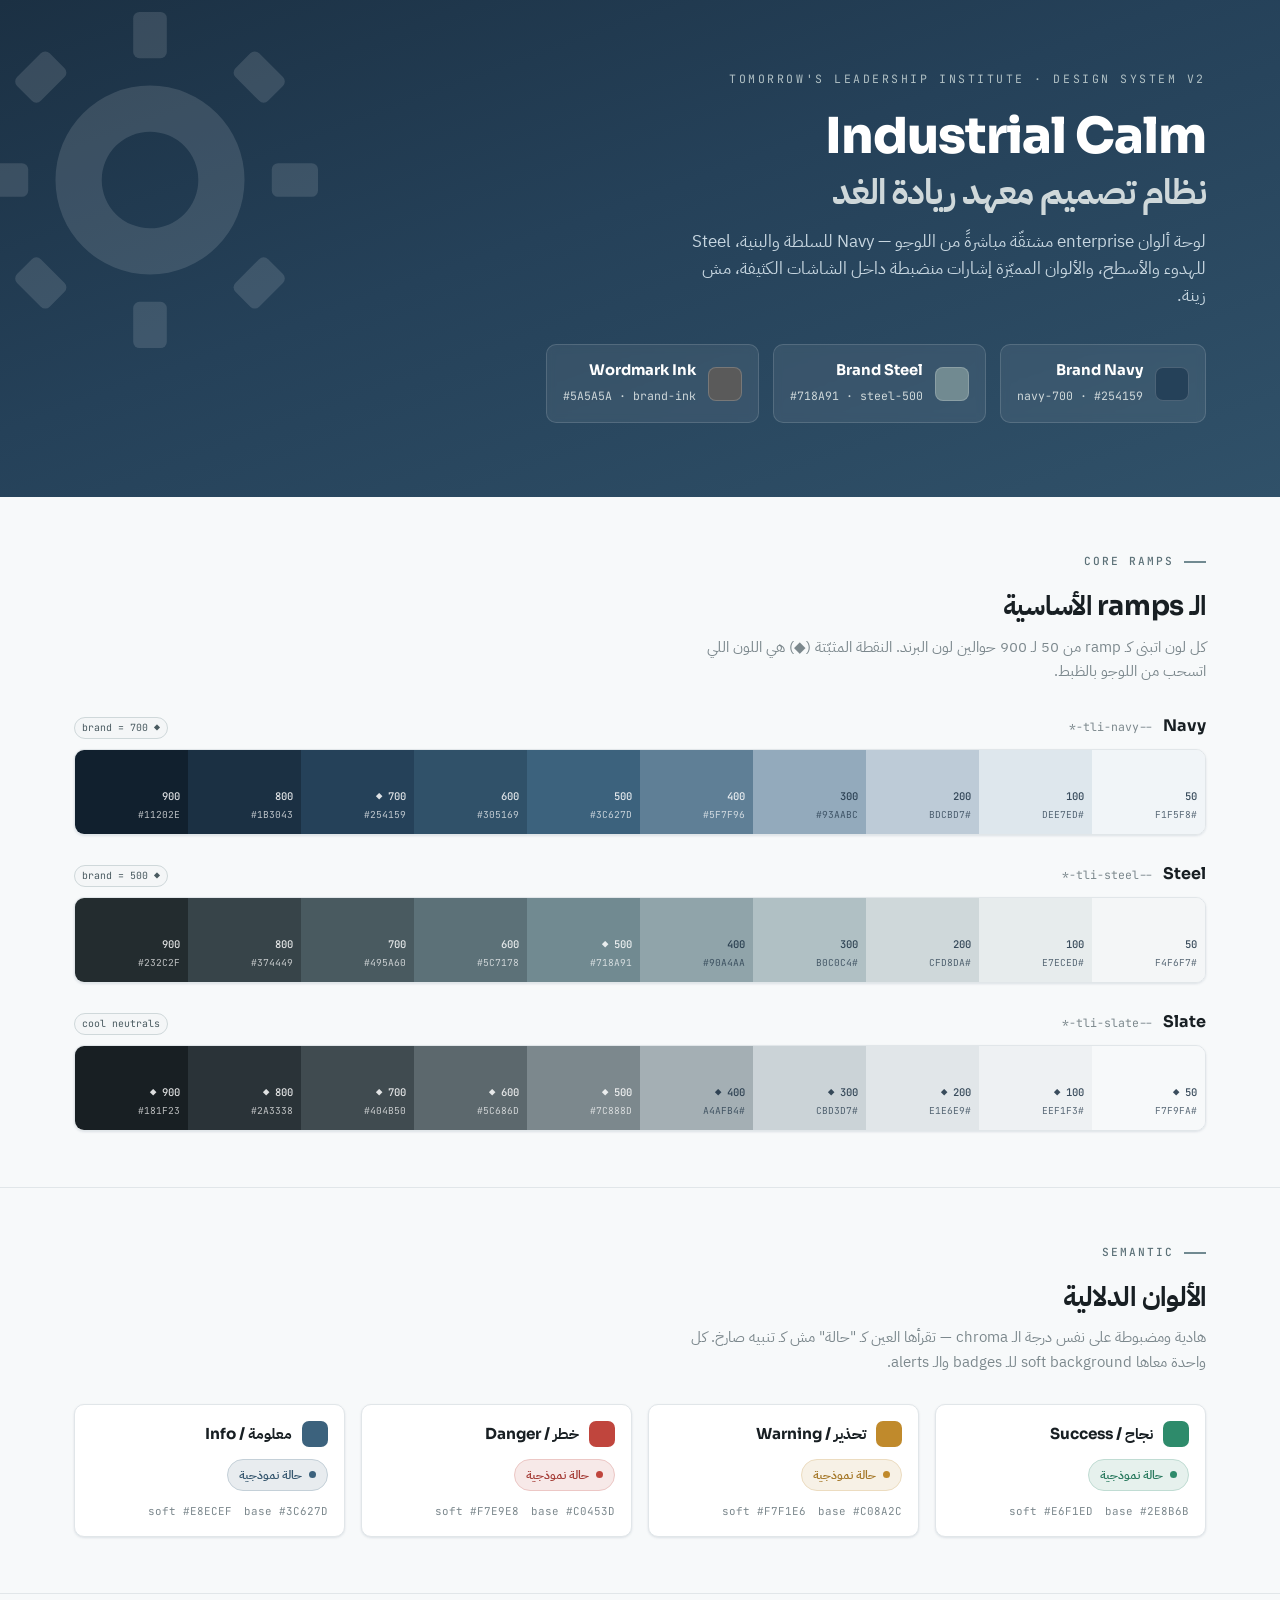
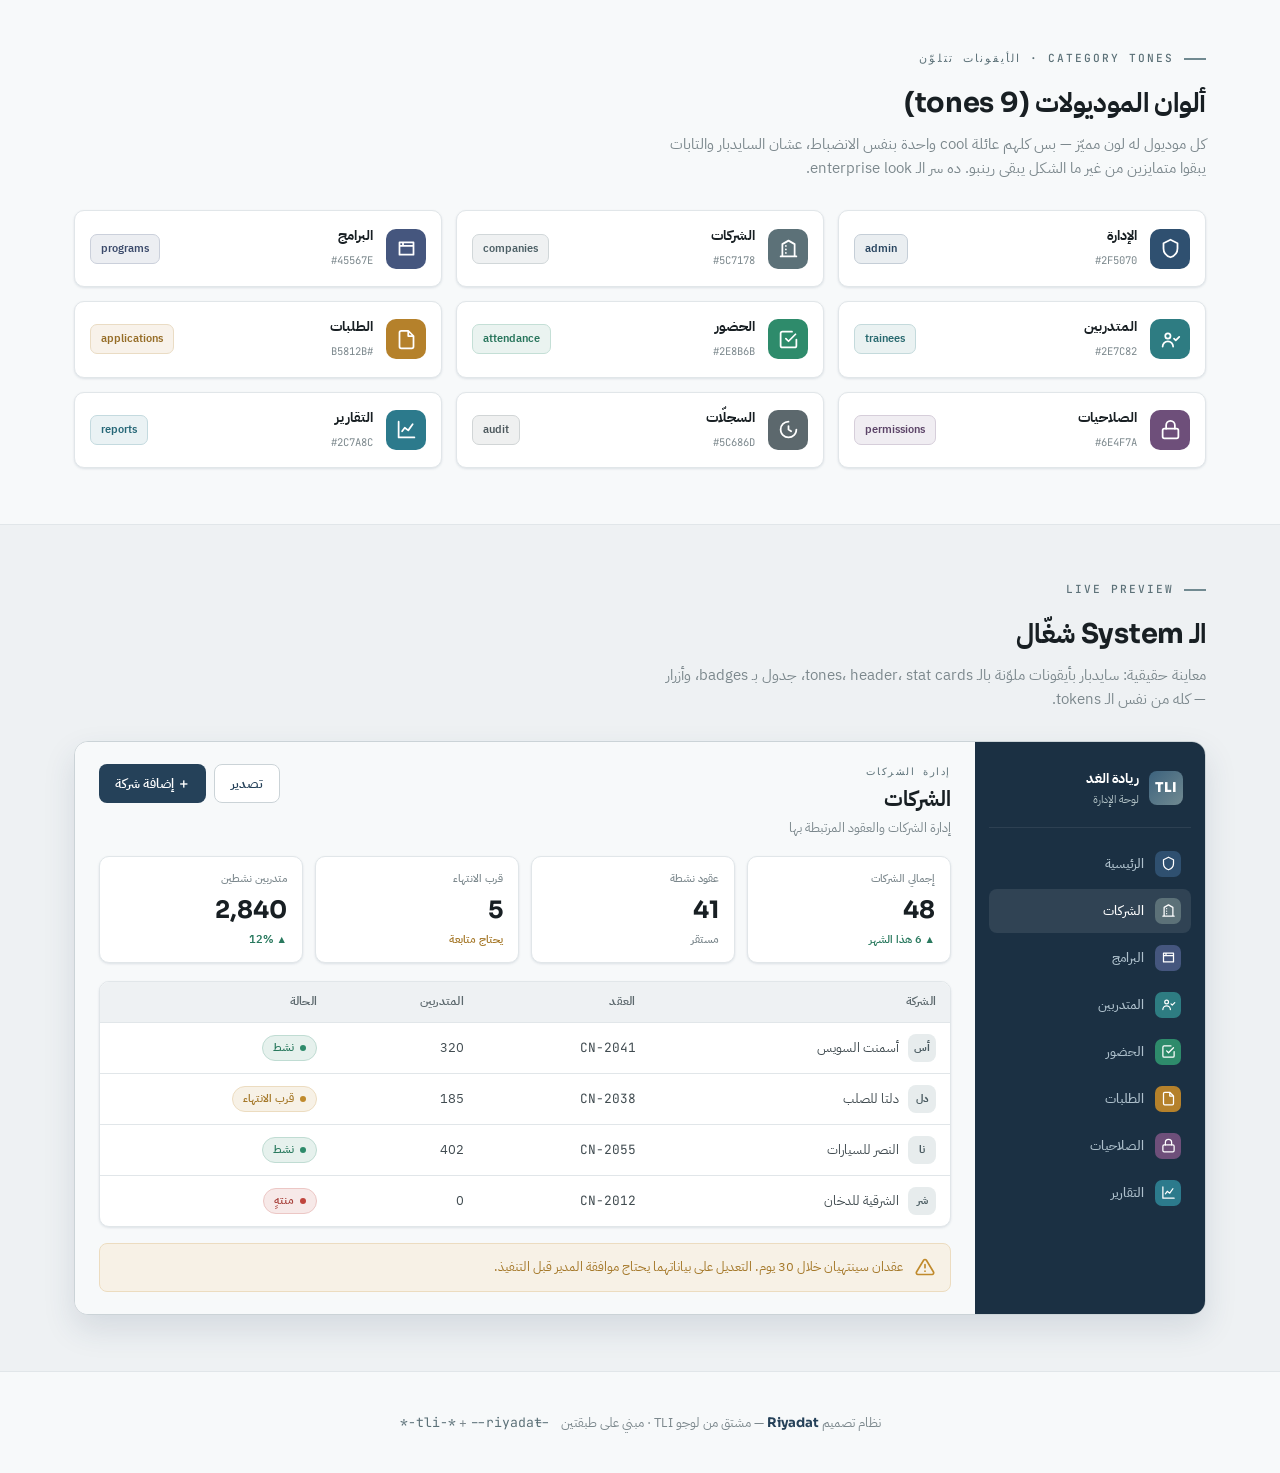
<file: riyadat-brand-system.html>
<!DOCTYPE html>
<html lang="ar" dir="rtl">
<head>
<meta charset="UTF-8">
<meta name="viewport" content="width=device-width, initial-scale=1.0">
<title>Riyadat — Brand & Design System</title>
<link rel="preconnect" href="https://fonts.googleapis.com">
<link rel="preconnect" href="https://fonts.gstatic.com" crossorigin>
<link href="https://fonts.googleapis.com/css2?family=Sora:wght@400;500;600;700;800&family=Inter:wght@400;500;600;700&family=IBM+Plex+Sans+Arabic:wght@400;500;600;700&family=JetBrains+Mono:wght@400;500&display=swap" rel="stylesheet">
<style>
:root{
  --navy-50:#F1F5F8;--navy-100:#DEE7ED;--navy-200:#BDCBD7;--navy-300:#93AABC;--navy-400:#5F7F96;
  --navy-500:#3C627D;--navy-600:#305169;--navy-700:#254159;--navy-800:#1B3043;--navy-900:#11202E;
  --steel-50:#F4F6F7;--steel-100:#E7ECED;--steel-200:#CFD8DA;--steel-300:#B0C0C4;--steel-400:#90A4AA;
  --steel-500:#718A91;--steel-600:#5C7178;--steel-700:#495A60;--steel-800:#374449;--steel-900:#232C2F;
  --slate-0:#FFFFFF;--slate-50:#F7F9FA;--slate-100:#EEF1F3;--slate-200:#E1E6E9;--slate-300:#CBD3D7;
  --slate-400:#A4AFB4;--slate-500:#7C888D;--slate-600:#5C686D;--slate-700:#404B50;--slate-800:#2A3338;--slate-900:#181F23;
  --success:#2E8B6B;--success-soft:#E6F1ED;--success-border:#C0DCD3;--success-text:#29795E;
  --warning:#C08A2C;--warning-soft:#F7F1E6;--warning-border:#ECDCC0;--warning-text:#A57829;
  --danger:#C0453D;--danger-soft:#F7E9E8;--danger-border:#ECC7C5;--danger-text:#A53D37;
  --info:#3C627D;--info-soft:#E8ECEF;--info-border:#C4D0D8;--info-text:#35566E;
  --bg:var(--slate-50);--surface:#fff;--border:var(--slate-200);--border-strong:var(--slate-300);
  --text-strong:var(--slate-900);--text:var(--slate-700);--muted:var(--slate-500);--faint:var(--slate-400);
  --shadow-sm:0 1px 3px rgba(37,65,89,.08),0 1px 2px rgba(37,65,89,.05);
  --shadow-md:0 4px 14px rgba(37,65,89,.09);--shadow-lg:0 14px 32px rgba(37,65,89,.13);
  --r-sm:6px;--r-md:8px;--r-lg:10px;--r-xl:14px;
  --f-disp:"Sora","IBM Plex Sans Arabic",sans-serif;
  --f-ar:"IBM Plex Sans Arabic",sans-serif;
  --f-body:"Inter","IBM Plex Sans Arabic",sans-serif;
  --f-mono:"JetBrains Mono",monospace;
}
*{box-sizing:border-box;margin:0;padding:0}
body{background:var(--bg);color:var(--text);font-family:var(--f-ar);line-height:1.6;-webkit-font-smoothing:antialiased}
.wrap{max-width:1180px;margin:0 auto;padding:0 24px}
.mono{font-family:var(--f-mono);font-feature-settings:"tnum"}
section{padding:56px 0;border-bottom:1px solid var(--border)}
.eyebrow{font-family:var(--f-mono);font-size:.7rem;letter-spacing:.18em;text-transform:uppercase;color:var(--steel-600);font-weight:500;display:flex;align-items:center;gap:10px;margin-bottom:14px}
.eyebrow::before{content:"";width:22px;height:2px;background:var(--steel-500);display:inline-block}
h2.sec{font-family:var(--f-disp);font-size:1.7rem;font-weight:700;color:var(--text-strong);letter-spacing:-.01em;margin-bottom:6px;direction:rtl}
.sec-sub{color:var(--muted);font-size:.95rem;margin-bottom:30px;max-width:60ch}

/* ---------- HERO ---------- */
.hero{background:linear-gradient(160deg,var(--navy-800) 0%,var(--navy-700) 45%,var(--navy-600) 100%);color:#fff;padding:0;position:relative;overflow:hidden;border-bottom:none}
.hero .wrap{padding-top:70px;padding-bottom:74px;position:relative;z-index:2}
.hero-gears{position:absolute;inset:0;z-index:1;opacity:.12;pointer-events:none}
.hero-gears svg{position:absolute;left:-60px;top:-30px;width:420px;height:420px}
.hero-tag{font-family:var(--f-mono);font-size:.72rem;letter-spacing:.22em;text-transform:uppercase;color:var(--steel-300);margin-bottom:22px}
.hero h1{font-family:var(--f-disp);font-size:clamp(2rem,5vw,3.1rem);font-weight:800;letter-spacing:-.02em;line-height:1.08;margin-bottom:8px}
.hero h1 .ar{font-family:var(--f-ar);font-weight:700;display:block;font-size:.7em;color:var(--steel-200);margin-top:10px}
.hero p.lede{color:#C7D6E0;font-size:1.05rem;max-width:52ch;margin-top:18px}
.hero-anchors{display:flex;gap:14px;margin-top:34px;flex-wrap:wrap}
.anchor-chip{background:rgba(255,255,255,.07);border:1px solid rgba(255,255,255,.14);border-radius:var(--r-lg);padding:14px 16px;display:flex;align-items:center;gap:12px;backdrop-filter:blur(4px)}
.anchor-chip .dot{width:34px;height:34px;border-radius:8px;box-shadow:inset 0 0 0 1px rgba(255,255,255,.18)}
.anchor-chip b{font-family:var(--f-disp);font-size:.92rem;color:#fff;display:block}
.anchor-chip span{font-family:var(--f-mono);font-size:.72rem;color:var(--steel-200)}

/* ---------- RAMPS ---------- */
.ramp{display:grid;grid-template-columns:repeat(10,1fr);border-radius:var(--r-lg);overflow:hidden;box-shadow:var(--shadow-sm);border:1px solid var(--border)}
.ramp .step{padding:14px 8px 12px;min-height:84px;display:flex;flex-direction:column;justify-content:flex-end}
.ramp .step .n{font-family:var(--f-mono);font-size:.66rem;font-weight:500;opacity:.85}
.ramp .step .hex{font-family:var(--f-mono);font-size:.6rem;opacity:.7;margin-top:2px}
.ramp-label{display:flex;align-items:baseline;gap:10px;margin:26px 0 10px}
.ramp-label b{font-family:var(--f-disp);font-size:1rem;color:var(--text-strong)}
.ramp-label .tok{font-family:var(--f-mono);font-size:.72rem;color:var(--muted)}
.ramp-label .pin{font-family:var(--f-mono);font-size:.62rem;color:var(--steel-700);background:var(--steel-50);border:1px solid var(--steel-200);padding:2px 7px;border-radius:999px;margin-inline-start:auto}

/* ---------- SEMANTIC ---------- */
.grid4{display:grid;grid-template-columns:repeat(4,1fr);gap:16px}
.sem-card{background:var(--surface);border:1px solid var(--border);border-radius:var(--r-lg);padding:16px;box-shadow:var(--shadow-sm)}
.sem-head{display:flex;align-items:center;gap:10px;margin-bottom:12px}
.sem-head .sw{width:26px;height:26px;border-radius:7px}
.sem-head b{font-family:var(--f-disp);font-size:.95rem;color:var(--text-strong)}
.sem-pill{display:inline-flex;align-items:center;gap:7px;padding:5px 11px;border-radius:999px;font-size:.78rem;font-weight:600;border:1px solid}
.sem-pill .d{width:7px;height:7px;border-radius:50%}
.sem-card .hexrow{font-family:var(--f-mono);font-size:.68rem;color:var(--muted);margin-top:12px;display:flex;gap:12px;flex-wrap:wrap}

/* ---------- TONES ---------- */
.tone-grid{display:grid;grid-template-columns:repeat(3,1fr);gap:14px}
.tone-card{display:flex;align-items:center;gap:13px;background:var(--surface);border:1px solid var(--border);border-radius:var(--r-lg);padding:13px 15px;box-shadow:var(--shadow-sm)}
.tone-ic{width:40px;height:40px;border-radius:10px;display:flex;align-items:center;justify-content:center;flex:0 0 auto}
.tone-ic svg{width:21px;height:21px;stroke:#fff;stroke-width:2;fill:none;stroke-linecap:round;stroke-linejoin:round}
.tone-meta b{font-family:var(--f-disp);font-size:.9rem;color:var(--text-strong);display:block}
.tone-meta .hx{font-family:var(--f-mono);font-size:.66rem;color:var(--muted)}
.tone-soft{margin-inline-start:auto;font-size:.7rem;font-weight:600;padding:5px 10px;border-radius:7px;border:1px solid}

/* ---------- APP PREVIEW ---------- */
.preview{background:var(--surface);border:1px solid var(--border-strong);border-radius:var(--r-xl);box-shadow:var(--shadow-lg);overflow:hidden;display:grid;grid-template-columns:230px 1fr;min-height:520px}
.pv-side{background:var(--navy-800);padding:18px 14px;color:#fff}
.pv-brand{display:flex;align-items:center;gap:10px;padding:6px 8px 18px;border-bottom:1px solid rgba(255,255,255,.08);margin-bottom:14px}
.pv-brand .logo{width:34px;height:34px;border-radius:8px;background:linear-gradient(135deg,var(--navy-500),var(--steel-500));display:flex;align-items:center;justify-content:center;font-family:var(--f-disp);font-weight:800;color:#fff;font-size:.85rem}
.pv-brand b{font-family:var(--f-disp);font-size:.9rem;color:#fff}
.pv-brand span{font-size:.66rem;color:var(--steel-300);display:block}
.pv-nav{display:flex;flex-direction:column;gap:3px}
.pv-nav a{display:flex;align-items:center;gap:11px;padding:9px 10px;border-radius:8px;color:#AEC0CC;font-size:.82rem;font-weight:500;text-decoration:none;transition:.15s}
.pv-nav a .nic{width:26px;height:26px;border-radius:7px;display:flex;align-items:center;justify-content:center;flex:0 0 auto}
.pv-nav a .nic svg{width:15px;height:15px;stroke:#fff;stroke-width:2;fill:none;stroke-linecap:round;stroke-linejoin:round}
.pv-nav a:hover{background:rgba(255,255,255,.05);color:#fff}
.pv-nav a.active{background:rgba(255,255,255,.09);color:#fff}
.pv-main{background:var(--slate-50);padding:22px 24px}
.pv-head{display:flex;align-items:flex-start;justify-content:space-between;margin-bottom:18px}
.pv-head .eb{font-family:var(--f-mono);font-size:.62rem;letter-spacing:.16em;text-transform:uppercase;color:var(--steel-600);font-weight:500}
.pv-head h3{font-family:var(--f-disp);font-size:1.3rem;color:var(--text-strong);margin-top:3px}
.pv-head p{font-size:.82rem;color:var(--muted)}
.btn{font-family:var(--f-ar);border:none;border-radius:var(--r-md);padding:9px 16px;font-size:.82rem;font-weight:600;cursor:pointer;display:inline-flex;align-items:center;gap:7px}
.btn-primary{background:var(--navy-700);color:#fff}
.btn-primary:hover{background:var(--navy-800)}
.btn-ghost{background:#fff;color:var(--navy-700);border:1px solid var(--border-strong)}
.stats{display:grid;grid-template-columns:repeat(4,1fr);gap:12px;margin-bottom:18px}
.stat{background:#fff;border:1px solid var(--border);border-radius:var(--r-lg);padding:13px 15px;box-shadow:var(--shadow-sm);position:relative;overflow:hidden}
.stat::before{content:"";position:absolute;inset-block:0;inset-inline-start:0;width:3px}
.stat .lbl{font-size:.7rem;color:var(--muted);font-weight:500}
.stat .val{font-family:var(--f-disp);font-size:1.5rem;font-weight:700;color:var(--text-strong);margin-top:4px}
.stat .delta{font-size:.66rem;font-weight:600;margin-top:2px}
.tbl{background:#fff;border:1px solid var(--border);border-radius:var(--r-lg);overflow:hidden;box-shadow:var(--shadow-sm)}
.tbl table{width:100%;border-collapse:collapse;font-size:.8rem}
.tbl th{background:var(--slate-100);text-align:right;padding:11px 14px;font-weight:600;color:var(--slate-600);font-size:.72rem;letter-spacing:.02em}
.tbl td{padding:11px 14px;border-top:1px solid var(--border);color:var(--text)}
.tbl tr:hover td{background:var(--slate-50)}
.badge{display:inline-flex;align-items:center;gap:6px;padding:3px 10px;border-radius:999px;font-size:.7rem;font-weight:600;border:1px solid}
.badge .d{width:6px;height:6px;border-radius:50%}
.av{display:inline-flex;align-items:center;gap:9px}
.av .ph{width:28px;height:28px;border-radius:8px;background:var(--steel-100);color:var(--steel-700);display:flex;align-items:center;justify-content:center;font-weight:700;font-size:.7rem;font-family:var(--f-disp)}
.alert{display:flex;gap:12px;padding:13px 15px;border-radius:var(--r-md);border:1px solid var(--warning-border);background:var(--warning-soft);margin-top:16px;font-size:.8rem;color:var(--warning-text)}
.alert .ai{flex:0 0 auto;width:20px;height:20px;color:var(--warning)}

footer{padding:40px 0;text-align:center;color:var(--muted);font-size:.82rem}
footer .mono{color:var(--steel-600)}
@media(max-width:880px){
  .ramp{grid-template-columns:repeat(5,1fr)}.grid4,.tone-grid,.stats{grid-template-columns:repeat(2,1fr)}
  .preview{grid-template-columns:1fr}.pv-side{display:none}
}
</style>
</head>
<body>

<!-- ============ HERO ============ -->
<header class="hero">
  <div class="hero-gears">
    <svg viewBox="0 0 200 200" xmlns="http://www.w3.org/2000/svg">
      <path fill="#fff" d="M100 55a45 45 0 1 0 0 90 45 45 0 0 0 0-90Zm0 22a23 23 0 1 1 0 46 23 23 0 0 1 0-46Z"/>
      <g fill="#fff"><rect x="92" y="20" width="16" height="22" rx="3"/><rect x="92" y="158" width="16" height="22" rx="3"/><rect x="20" y="92" width="22" height="16" rx="3"/><rect x="158" y="92" width="22" height="16" rx="3"/><rect x="40" y="40" width="16" height="22" rx="3" transform="rotate(45 48 51)"/><rect x="144" y="40" width="16" height="22" rx="3" transform="rotate(-45 152 51)"/><rect x="40" y="138" width="16" height="22" rx="3" transform="rotate(-45 48 149)"/><rect x="144" y="138" width="16" height="22" rx="3" transform="rotate(45 152 149)"/></g>
    </svg>
  </div>
  <div class="wrap">
    <div class="hero-tag">Tomorrow's Leadership Institute · Design System v2</div>
    <h1>Industrial&nbsp;Calm
      <span class="ar">نظام تصميم معهد ريادة الغد</span>
    </h1>
    <p class="lede">لوحة ألوان enterprise مشتقّة مباشرةً من اللوجو — Navy للسلطة والبنية، Steel للهدوء والأسطح، والألوان المميّزة إشارات منضبطة داخل الشاشات الكثيفة، مش زينة.</p>
    <div class="hero-anchors">
      <div class="anchor-chip"><div class="dot" style="background:#254159"></div><div><b>Brand Navy</b><span>#254159 · navy-700</span></div></div>
      <div class="anchor-chip"><div class="dot" style="background:#718A91"></div><div><b>Brand Steel</b><span>#718A91 · steel-500</span></div></div>
      <div class="anchor-chip"><div class="dot" style="background:#5A5A5A"></div><div><b>Wordmark Ink</b><span>#5A5A5A · brand-ink</span></div></div>
    </div>
  </div>
</header>

<!-- ============ RAMPS ============ -->
<section><div class="wrap">
  <div class="eyebrow">Core Ramps</div>
  <h2 class="sec">الـ ramps الأساسية</h2>
  <p class="sec-sub">كل لون اتبنى كـ ramp من 50 لـ 900 حوالين لون البرند. النقطة المثبّتة (◆) هي اللون اللي اتسحب من اللوجو بالظبط.</p>

  <div class="ramp-label"><b>Navy</b><span class="tok">--tli-navy-*</span><span class="pin">◆ 700 = brand</span></div>
  <div class="ramp" id="rampNavy"></div>

  <div class="ramp-label"><b>Steel</b><span class="tok">--tli-steel-*</span><span class="pin">◆ 500 = brand</span></div>
  <div class="ramp" id="rampSteel"></div>

  <div class="ramp-label"><b>Slate</b><span class="tok">--tli-slate-*</span><span class="pin">cool neutrals</span></div>
  <div class="ramp" id="rampSlate"></div>
</div></section>

<!-- ============ SEMANTIC ============ -->
<section><div class="wrap">
  <div class="eyebrow">Semantic</div>
  <h2 class="sec">الألوان الدلالية</h2>
  <p class="sec-sub">هادية ومضبوطة على نفس درجة الـ chroma — تقرأها العين كـ "حالة" مش كـ تنبيه صارخ. كل واحدة معاها soft background للـ badges والـ alerts.</p>
  <div class="grid4" id="semGrid"></div>
</div></section>

<!-- ============ TONES ============ -->
<section><div class="wrap">
  <div class="eyebrow">Category Tones · الأيقونات تتلوّن</div>
  <h2 class="sec">ألوان الموديولات (9 tones)</h2>
  <p class="sec-sub">كل موديول له لون مميّز — بس كلهم عائلة cool واحدة بنفس الانضباط، عشان السايدبار والتابات يبقوا متمايزين من غير ما الشكل يبقى رينبو. ده سر الـ enterprise look.</p>
  <div class="tone-grid" id="toneGrid"></div>
</div></section>

<!-- ============ APP PREVIEW ============ -->
<section style="background:var(--slate-100)"><div class="wrap">
  <div class="eyebrow">Live Preview</div>
  <h2 class="sec">الـ System شغّال</h2>
  <p class="sec-sub">معاينة حقيقية: سايدبار بأيقونات ملوّنة بالـ tones، header، stat cards، جدول بـ badges، وأزرار — كله من نفس الـ tokens.</p>

  <div class="preview">
    <aside class="pv-side">
      <div class="pv-brand">
        <div class="logo">TLI</div>
        <div><b>ريادة الغد</b><span>لوحة الإدارة</span></div>
      </div>
      <nav class="pv-nav" id="pvNav"></nav>
    </aside>
    <main class="pv-main">
      <div class="pv-head">
        <div>
          <div class="eb">إدارة الشركات</div>
          <h3>الشركات</h3>
          <p>إدارة الشركات والعقود المرتبطة بها</p>
        </div>
        <div style="display:flex;gap:8px">
          <button class="btn btn-ghost">تصدير</button>
          <button class="btn btn-primary">＋ إضافة شركة</button>
        </div>
      </div>

      <div class="stats">
        <div class="stat" style="--c:var(--navy-700)"><div class="lbl">إجمالي الشركات</div><div class="val">48</div><div class="delta" style="color:var(--success-text)">▲ 6 هذا الشهر</div></div>
        <div class="stat" style="--c:var(--success)"><div class="lbl">عقود نشطة</div><div class="val">41</div><div class="delta" style="color:var(--muted)">مستقر</div></div>
        <div class="stat" style="--c:var(--warning)"><div class="lbl">قرب الانتهاء</div><div class="val">5</div><div class="delta" style="color:var(--warning-text)">يحتاج متابعة</div></div>
        <div class="stat" style="--c:var(--steel-500)"><div class="lbl">متدربين نشطين</div><div class="val">2,840</div><div class="delta" style="color:var(--success-text)">▲ 12%</div></div>
      </div>

      <div class="tbl">
        <table>
          <thead><tr><th>الشركة</th><th>العقد</th><th>المتدربين</th><th>الحالة</th></tr></thead>
          <tbody>
            <tr><td><span class="av"><span class="ph">أس</span> أسمنت السويس</span></td><td class="mono">CN-2041</td><td>320</td><td><span class="badge" style="background:var(--success-soft);border-color:var(--success-border);color:var(--success-text)"><span class="d" style="background:var(--success)"></span>نشط</span></td></tr>
            <tr><td><span class="av"><span class="ph">دل</span> دلتا للصلب</span></td><td class="mono">CN-2038</td><td>185</td><td><span class="badge" style="background:var(--warning-soft);border-color:var(--warning-border);color:var(--warning-text)"><span class="d" style="background:var(--warning)"></span>قرب الانتهاء</span></td></tr>
            <tr><td><span class="av"><span class="ph">نا</span> النصر للسيارات</span></td><td class="mono">CN-2055</td><td>402</td><td><span class="badge" style="background:var(--success-soft);border-color:var(--success-border);color:var(--success-text)"><span class="d" style="background:var(--success)"></span>نشط</span></td></tr>
            <tr><td><span class="av"><span class="ph">شر</span> الشرقية للدخان</span></td><td class="mono">CN-2012</td><td>0</td><td><span class="badge" style="background:var(--danger-soft);border-color:var(--danger-border);color:var(--danger-text)"><span class="d" style="background:var(--danger)"></span>منتهٍ</span></td></tr>
          </tbody>
        </table>
      </div>

      <div class="alert">
        <svg class="ai" viewBox="0 0 24 24" fill="none" stroke="currentColor" stroke-width="2" stroke-linecap="round"><path d="M12 9v4M12 17h.01M10.3 3.9 1.8 18a2 2 0 0 0 1.7 3h17a2 2 0 0 0 1.7-3L13.7 3.9a2 2 0 0 0-3.4 0Z"/></svg>
        <div>عقدان سينتهيان خلال 30 يوم. التعديل على بياناتهما يحتاج موافقة المدير قبل التنفيذ.</div>
      </div>
    </main>
  </div>
</div></section>

<footer>
  <div>نظام تصميم <b style="color:var(--navy-700);font-family:var(--f-disp)">Riyadat</b> — مشتق من لوجو TLI · مبني على طبقتين <span class="mono">--tli-*</span> + <span class="mono">--riyadat-*</span></div>
</footer>

<script>
const navy=['50','100','200','300','400','500','600','700','800','900'].map(n=>['navy-'+n,getCss('--navy-'+n)]);
const steel=['50','100','200','300','400','500','600','700','800','900'].map(n=>['steel-'+n,getCss('--steel-'+n)]);
const slate=['50','100','200','300','400','500','600','700','800','900'].map(n=>['slate-'+n,getCss('--slate-'+n)]);
function getCss(v){return getComputedStyle(document.documentElement).getPropertyValue(v).trim();}
function lum(hex){const r=parseInt(hex.slice(1,3),16),g=parseInt(hex.slice(3,5),16),b=parseInt(hex.slice(5,7),16);return(0.299*r+0.587*g+0.114*b);}
function ramp(id,arr,pin){
  document.getElementById(id).innerHTML=arr.map(([n,hex])=>{
    const t=lum(hex)<140?'#fff':'#1B3043';
    const isPin=n.endsWith(pin);
    return `<div class="step" style="background:${hex};color:${t}">
      <div class="n">${n.split('-')[1]}${isPin?' ◆':''}</div><div class="hex">${hex}</div></div>`;
  }).join('');
}
ramp('rampNavy',navy,'700');ramp('rampSteel',steel,'500');ramp('rampSlate',slate,'');

// Semantic
const sem=[
 ['نجاح / Success','success','#2E8B6B','#E6F1ED','#C0DCD3','#29795E'],
 ['تحذير / Warning','warning','#C08A2C','#F7F1E6','#ECDCC0','#A57829'],
 ['خطر / Danger','danger','#C0453D','#F7E9E8','#ECC7C5','#A53D37'],
 ['معلومة / Info','info','#3C627D','#E8ECEF','#C4D0D8','#35566E'],
];
document.getElementById('semGrid').innerHTML=sem.map(([ar,k,base,soft,bd,tx])=>`
 <div class="sem-card">
   <div class="sem-head"><div class="sw" style="background:${base}"></div><b>${ar}</b></div>
   <span class="sem-pill" style="background:${soft};border-color:${bd};color:${tx}"><span class="d" style="background:${base}"></span>حالة نموذجية</span>
   <div class="hexrow"><span>base ${base}</span><span>soft ${soft}</span></div>
 </div>`).join('');

// Tones + icons
const I={
 admin:'<path d="M12 2 4 6v6c0 5 3.4 8.5 8 10 4.6-1.5 8-5 8-10V6l-8-4Z"/>',
 companies:'<path d="M3 21h18M5 21V7l7-4 7 4v14M9 9h.01M9 13h.01M9 17h.01"/>',
 programs:'<path d="M4 5h16v14H4zM4 9h16M8 5v4"/>',
 trainees:'<circle cx="9" cy="8" r="3"/><path d="M3 20a6 6 0 0 1 12 0M16 11l2 2 4-4"/>',
 attendance:'<path d="M9 11l3 3 8-8M21 12v7a2 2 0 0 1-2 2H5a2 2 0 0 1-2-2V5a2 2 0 0 1 2-2h11"/>',
 applications:'<path d="M14 2H6a2 2 0 0 0-2 2v16a2 2 0 0 0 2 2h12a2 2 0 0 0 2-2V8z M14 2v6h6"/>',
 permissions:'<rect x="3" y="11" width="18" height="11" rx="2"/><path d="M7 11V7a5 5 0 0 1 10 0v4"/>',
 audit:'<path d="M12 8v4l3 2M12 3a9 9 0 1 0 9 9"/>',
 reports:'<path d="M3 3v18h18M7 14l3-4 4 3 5-7"/>',
};
const tones=[
 ['admin','الإدارة','#2F5070','#EAEEF1','#C5CED7','#294560'],
 ['companies','الشركات','#5C7178','#EFF1F2','#D1D7D9','#4D6066'],
 ['programs','البرامج','#45567E','#ECEEF2','#CBD0DB','#3B4A6B'],
 ['trainees','المتدربين','#2E7C82','#EAF2F2','#C4DADC','#28696F'],
 ['attendance','الحضور','#2E8B6B','#EAF3F0','#C4DFD6','#28755C'],
 ['applications','الطلبات','#B5812B','#F8F2EA','#EADCC4','#966D27'],
 ['permissions','الصلاحيات','#6E4F7A','#F0EDF2','#D6CEDA','#5C4468'],
 ['audit','السجلّات','#5C686D','#EFF0F0','#D1D5D6','#4D585D'],
 ['reports','التقارير','#2C7A8C','#EAF2F4','#C4DADF','#266777'],
];
document.getElementById('toneGrid').innerHTML=tones.map(([k,ar,base,soft,bd,tx])=>`
 <div class="tone-card">
   <div class="tone-ic" style="background:${base}"><svg viewBox="0 0 24 24">${I[k]}</svg></div>
   <div class="tone-meta"><b>${ar}</b><span class="hx">${base}</span></div>
   <span class="tone-soft" style="background:${soft};border-color:${bd};color:${tx}">${k}</span>
 </div>`).join('');

// Sidebar nav (icons colored by tone)
const nav=[
 ['admin','الرئيسية',0],['companies','الشركات',1],['programs','البرامج',0],
 ['trainees','المتدربين',0],['attendance','الحضور',0],['applications','الطلبات',0],
 ['permissions','الصلاحيات',0],['reports','التقارير',0],
];
const tmap=Object.fromEntries(tones.map(t=>[t[0],t[2]]));
document.getElementById('pvNav').innerHTML=nav.map(([k,ar,act])=>`
 <a class="${act?'active':''}"><span class="nic" style="background:${tmap[k]}"><svg viewBox="0 0 24 24">${I[k]}</svg></span>${ar}</a>`).join('');
</script>
</body>
</html>
</file>
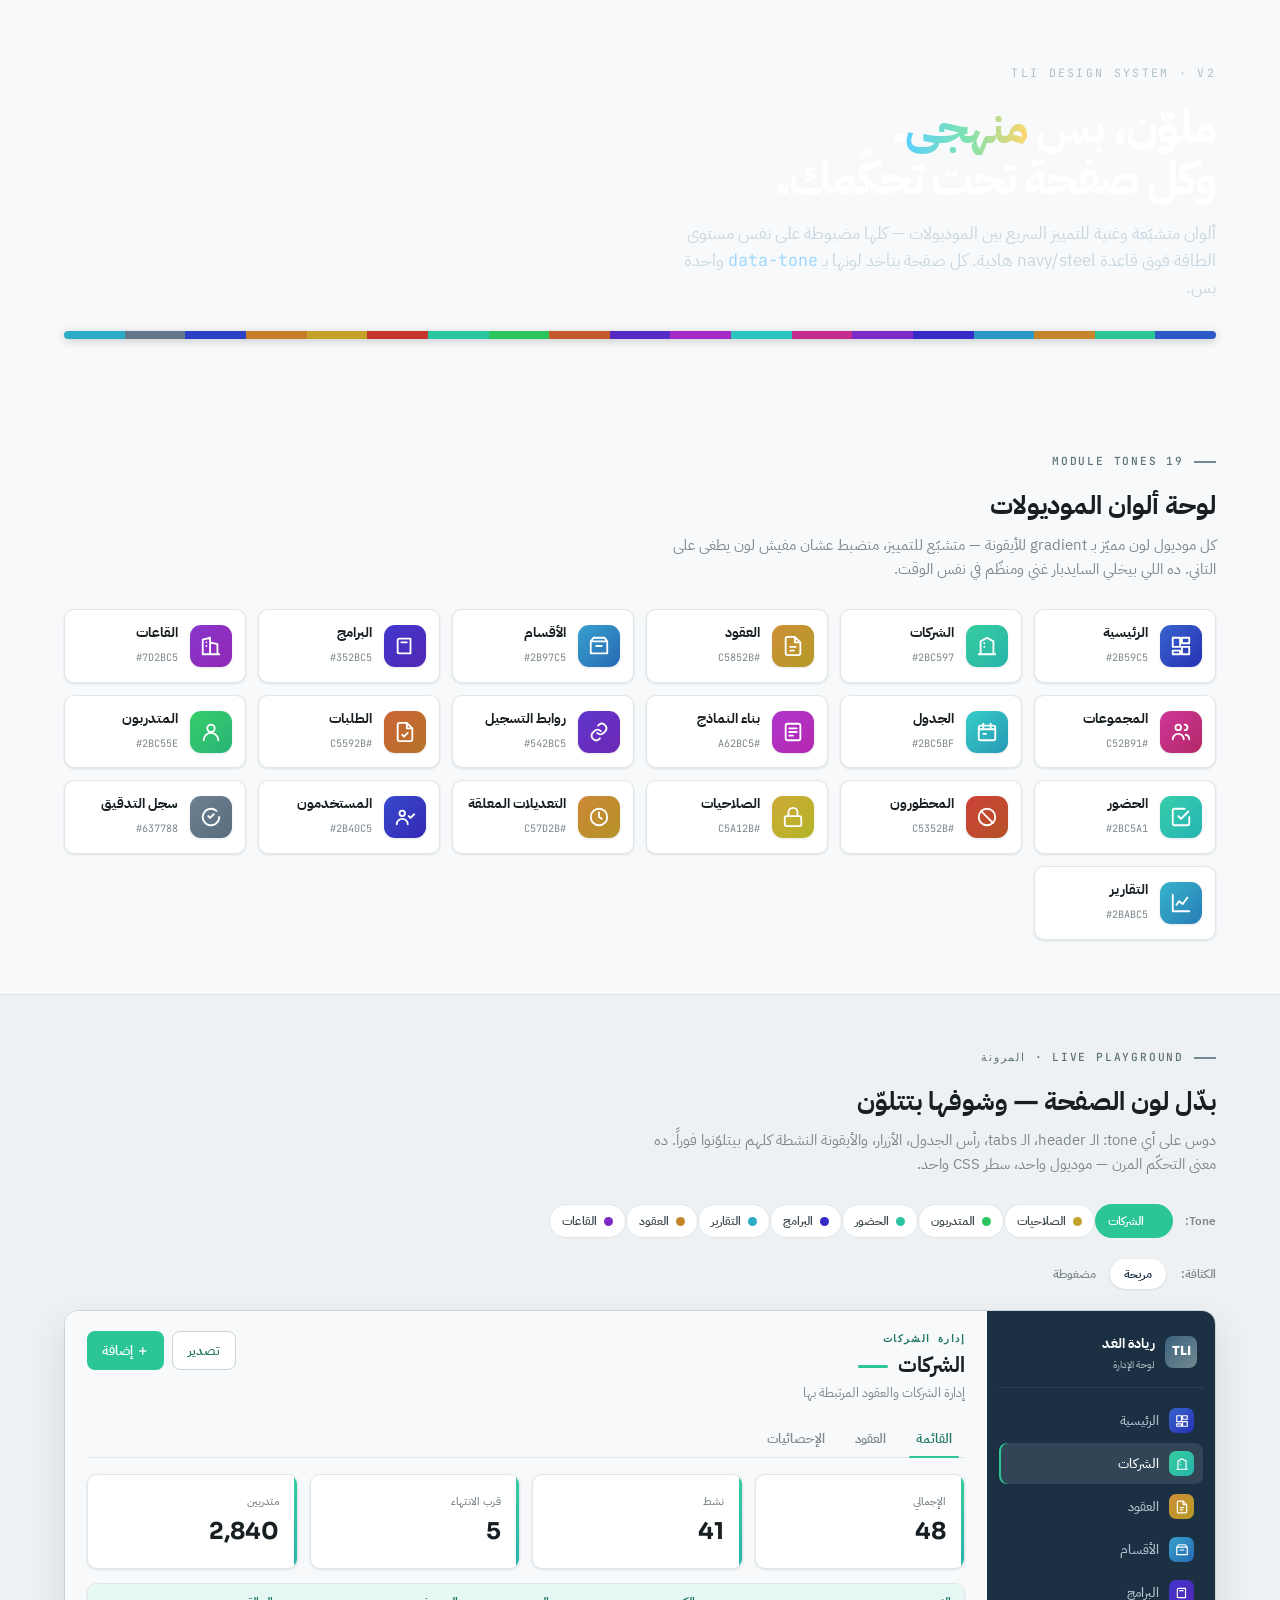
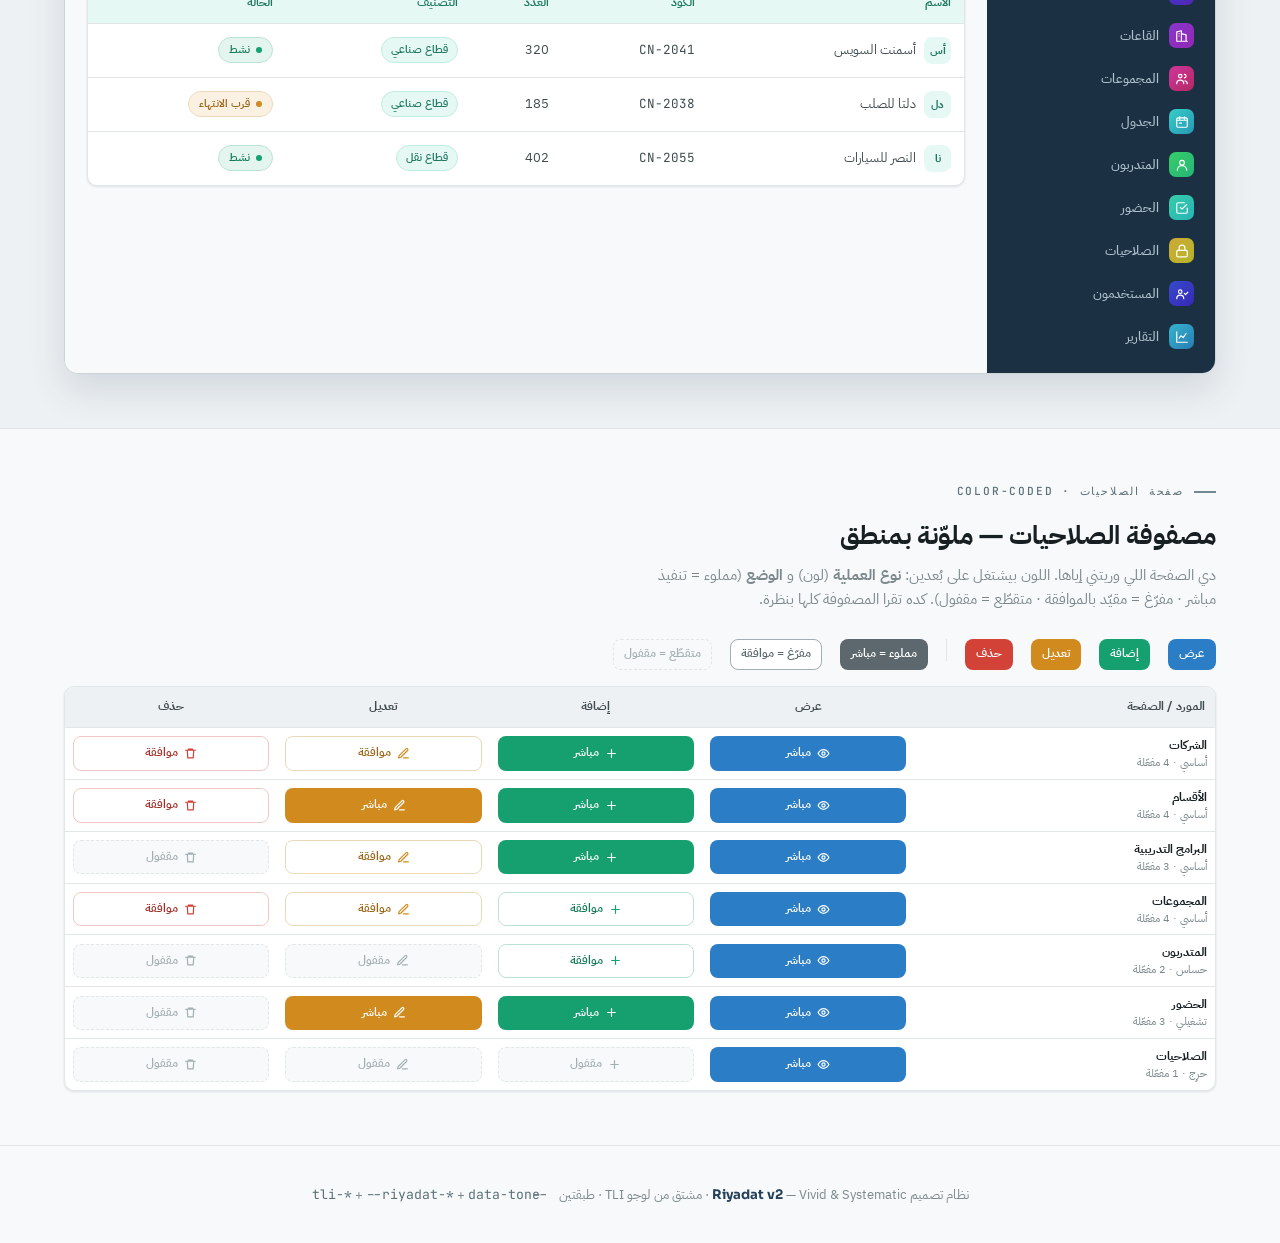
<file: riyadat-design-system.html>
<!DOCTYPE html>
<html lang="ar" dir="rtl">
<head>
<meta charset="UTF-8"><meta name="viewport" content="width=device-width,initial-scale=1">
<title>Riyadat — Design System v2 · Vivid & Flexible</title>
<link rel="preconnect" href="https://fonts.googleapis.com"><link rel="preconnect" href="https://fonts.gstatic.com" crossorigin>
<link href="https://fonts.googleapis.com/css2?family=Sora:wght@500;600;700;800&family=IBM+Plex+Sans+Arabic:wght@400;500;600;700&family=JetBrains+Mono:wght@400;500&display=swap" rel="stylesheet">
<style>
:root{
 --navy-700:#254159;--navy-800:#1B3043;--navy-900:#11202E;--navy-500:#3C627D;
 --steel-500:#718A91;--steel-600:#5C7178;--steel-300:#B0C0C4;
 --slate-0:#fff;--slate-50:#F7F9FA;--slate-100:#EEF1F3;--slate-200:#E1E6E9;--slate-300:#CBD3D7;
 --slate-400:#A4AFB4;--slate-500:#7C888D;--slate-600:#5C686D;--slate-700:#404B50;--slate-800:#2A3338;--slate-900:#181F23;
 --success:#16A06F;--success-soft:#E4F4EE;--success-bd:#BBE3D3;--success-tx:#157A57;
 --warning:#D08A1E;--warning-soft:#FAF1E2;--warning-bd:#EBD9B8;--warning-tx:#9A6516;
 --danger:#D24237;--danger-soft:#FBE9E7;--danger-bd:#F1C7C3;--danger-tx:#A0322A;
 --info:#2B7DC5;--info-soft:#E6F0F8;--info-bd:#BFDAEE;--info-tx:#235F92;
 --bg:var(--slate-50);--surface:#fff;--border:var(--slate-200);--bds:var(--slate-300);
 --tx-strong:var(--slate-900);--tx:var(--slate-700);--muted:var(--slate-500);
 --sh-sm:0 1px 3px rgba(37,65,89,.08),0 1px 2px rgba(37,65,89,.05);
 --sh-md:0 4px 14px rgba(37,65,89,.09);--sh-lg:0 16px 36px rgba(37,65,89,.14);
 --r-sm:6px;--r-md:8px;--r-lg:10px;--r-xl:14px;
 --fd:"Sora","IBM Plex Sans Arabic",sans-serif;--fa:"IBM Plex Sans Arabic",sans-serif;--fm:"JetBrains Mono",monospace;
 /* page-accent default */
 --acc:var(--navy-700);--acc-h:var(--navy-800);--acc-soft:#F1F5F8;--acc-bd:#BDCBD7;--acc-strong:#1B3043;--gf:var(--navy-500);--gt:var(--navy-700);
}
*{box-sizing:border-box;margin:0;padding:0}
body{background:var(--bg);color:var(--tx);font-family:var(--fa);line-height:1.6;-webkit-font-smoothing:antialiased}
.wrap{max-width:1200px;margin:0 auto;padding:0 24px}
.mono{font-family:var(--fm);font-feature-settings:"tnum"}
section{padding:54px 0;border-bottom:1px solid var(--border)}
.eyebrow{font-family:var(--fm);font-size:.7rem;letter-spacing:.16em;text-transform:uppercase;color:var(--steel-600);font-weight:500;display:flex;align-items:center;gap:10px;margin-bottom:13px}
.eyebrow::before{content:"";width:22px;height:2px;background:var(--steel-500)}
h2.sec{font-family:var(--fd);font-size:1.65rem;font-weight:700;color:var(--tx-strong);margin-bottom:6px}
.sub{color:var(--muted);font-size:.95rem;margin-bottom:28px;max-width:64ch}

/* HERO */
.hero{background:linear-gradient(155deg,var(--navy-900),var(--navy-700) 55%,var(--navy-600));color:#fff;border:none;padding:0;position:relative;overflow:hidden}
.hero .wrap{padding:64px 24px 60px;position:relative;z-index:2}
.hero h1{font-family:var(--fd);font-size:clamp(1.9rem,4.5vw,2.9rem);font-weight:800;letter-spacing:-.02em;line-height:1.1}
.hero h1 b{background:linear-gradient(90deg,#5BD0FF,#7DE3B0,#FFD56B);-webkit-background-clip:text;background-clip:text;color:transparent}
.hero p{color:#C7D6E0;max-width:56ch;margin-top:16px;font-size:1.04rem}
.hero .tag{font-family:var(--fm);font-size:.72rem;letter-spacing:.2em;text-transform:uppercase;color:var(--steel-300);margin-bottom:20px}
.spectrum{display:flex;height:8px;border-radius:99px;overflow:hidden;margin-top:30px;box-shadow:0 2px 10px rgba(0,0,0,.2)}
.spectrum i{flex:1}

/* TONE GRID */
.tgrid{display:grid;grid-template-columns:repeat(auto-fill,minmax(176px,1fr));gap:12px}
.tcard{display:flex;align-items:center;gap:12px;background:#fff;border:1px solid var(--border);border-radius:var(--r-lg);padding:12px 13px;box-shadow:var(--sh-sm)}
.tic{width:42px;height:42px;border-radius:11px;display:flex;align-items:center;justify-content:center;flex:0 0 auto;box-shadow:var(--sh-sm)}
.tic svg{width:22px;height:22px;stroke:#fff;stroke-width:2;fill:none;stroke-linecap:round;stroke-linejoin:round}
.tmeta b{font-family:var(--fd);font-size:.86rem;color:var(--tx-strong);display:block}
.tmeta .hx{font-family:var(--fm);font-size:.64rem;color:var(--muted)}

/* PLAYGROUND */
.controls{display:flex;flex-wrap:wrap;gap:8px;margin-bottom:18px;align-items:center}
.ctl-label{font-size:.78rem;color:var(--muted);font-weight:600;margin-inline-end:4px}
.chip{font-family:var(--fa);font-size:.76rem;font-weight:600;border:1px solid var(--border);background:#fff;color:var(--tx);padding:7px 12px;border-radius:99px;cursor:pointer;display:inline-flex;align-items:center;gap:7px;transition:.12s}
.chip .d{width:9px;height:9px;border-radius:50%}
.chip:hover{border-color:var(--bds)}
.chip.on{color:#fff;border-color:transparent}
.seg{display:inline-flex;background:var(--slate-100);border-radius:99px;padding:3px}
.seg button{font-family:var(--fa);border:none;background:none;font-size:.76rem;font-weight:600;color:var(--muted);padding:6px 14px;border-radius:99px;cursor:pointer}
.seg button.on{background:#fff;color:var(--acc-strong);box-shadow:var(--sh-sm)}

/* APP FRAME (re-themed by --acc via JS) */
.app{background:#fff;border:1px solid var(--bds);border-radius:var(--r-xl);box-shadow:var(--sh-lg);overflow:hidden;display:grid;grid-template-columns:228px 1fr;min-height:540px}
.side{background:var(--navy-800);padding:16px 12px;color:#fff;overflow:hidden}
.sbrand{display:flex;align-items:center;gap:10px;padding:4px 6px 14px;border-bottom:1px solid rgba(255,255,255,.08);margin-bottom:12px}
.sbrand .lg{width:32px;height:32px;border-radius:8px;background:linear-gradient(135deg,var(--navy-500),var(--steel-500));display:flex;align-items:center;justify-content:center;font-family:var(--fd);font-weight:800;font-size:.78rem}
.sbrand b{font-family:var(--fd);font-size:.85rem}.sbrand span{font-size:.64rem;color:var(--steel-300);display:block}
.snav{display:flex;flex-direction:column;gap:2px}
.snav a{display:flex;align-items:center;gap:10px;padding:8px 9px;border-radius:8px;color:#AEC0CC;font-size:.79rem;font-weight:500;text-decoration:none;cursor:pointer}
.snav a .ni{width:25px;height:25px;border-radius:7px;display:flex;align-items:center;justify-content:center;flex:0 0 auto}
.snav a .ni svg{width:14px;height:14px;stroke:#fff;stroke-width:2;fill:none;stroke-linecap:round;stroke-linejoin:round}
.snav a:hover{background:rgba(255,255,255,.05);color:#fff}
.snav a.active{background:rgba(255,255,255,.10);color:#fff;box-shadow:inset 2px 0 var(--acc)}
.main{background:var(--slate-50);padding:20px 22px}
.phead{display:flex;justify-content:space-between;align-items:flex-start;margin-bottom:6px}
.peb{font-family:var(--fm);font-size:.62rem;letter-spacing:.14em;text-transform:uppercase;color:var(--acc-strong);font-weight:600}
.phead h3{font-family:var(--fd);font-size:1.32rem;color:var(--tx-strong);margin-top:2px;display:inline-flex;align-items:center;gap:10px}
.phead h3::after{content:"";flex:0 0 auto;width:30px;height:3px;border-radius:3px;background:var(--acc)}
.phead p{font-size:.8rem;color:var(--muted)}
.btn{font-family:var(--fa);border:none;border-radius:var(--r-md);padding:9px 15px;font-size:.8rem;font-weight:600;cursor:pointer;display:inline-flex;gap:6px;align-items:center}
.btn-acc{background:var(--acc);color:#fff}.btn-acc:hover{background:var(--acc-h)}
.btn-gh{background:#fff;color:var(--acc-strong);border:1px solid var(--bds)}
.tabs{display:flex;gap:4px;border-bottom:1px solid var(--border);margin:16px 0}
.tab{font-family:var(--fa);background:none;border:none;font-size:.82rem;font-weight:600;color:var(--muted);padding:9px 13px;cursor:pointer;position:relative}
.tab.on{color:var(--acc-strong)}
.tab.on::after{content:"";position:absolute;inset-inline:6px;bottom:-1px;height:2px;background:var(--acc);border-radius:2px}
.stats{display:grid;grid-template-columns:repeat(4,1fr);gap:var(--gap,12px);margin-bottom:14px}
.stat{background:#fff;border:1px solid var(--border);border-radius:var(--r-lg);padding:var(--card-p,13px);box-shadow:var(--sh-sm);position:relative;overflow:hidden}
.stat::before{content:"";position:absolute;inset-block:0;inset-inline-start:0;width:3px;background:linear-gradient(var(--gf),var(--gt))}
.stat .l{font-size:.69rem;color:var(--muted);font-weight:500}.stat .v{font-family:var(--fd);font-size:1.45rem;font-weight:700;color:var(--tx-strong);margin-top:3px}
.tbl{background:#fff;border:1px solid var(--border);border-radius:var(--r-lg);overflow:hidden;box-shadow:var(--sh-sm)}
.tbl table{width:100%;border-collapse:collapse;font-size:.79rem}
.tbl th{background:var(--acc-soft);color:var(--acc-strong);text-align:right;padding:10px 13px;font-weight:600;font-size:.72rem}
.tbl td{padding:var(--row-py,11px) 13px;border-top:1px solid var(--border)}
.tbl tr:hover td{background:var(--slate-50)}
.badge{display:inline-flex;align-items:center;gap:6px;padding:3px 10px;border-radius:99px;font-size:.69rem;font-weight:600;border:1px solid}
.badge .d{width:6px;height:6px;border-radius:50%}
.av{display:inline-flex;align-items:center;gap:8px}.av .ph{width:27px;height:27px;border-radius:8px;background:var(--acc-soft);color:var(--acc-strong);display:flex;align-items:center;justify-content:center;font-weight:700;font-size:.68rem;font-family:var(--fd)}
.tag-acc{display:inline-flex;background:var(--acc-soft);color:var(--acc-strong);border:1px solid var(--acc-bd);padding:3px 9px;border-radius:99px;font-size:.69rem;font-weight:600}

/* PERMISSIONS MATRIX */
.legend{display:flex;flex-wrap:wrap;gap:18px;margin-bottom:16px;font-size:.78rem}
.lg-item{display:flex;align-items:center;gap:8px}
.cellpill{display:inline-flex;align-items:center;justify-content:center;gap:6px;width:100%;padding:7px 6px;border-radius:8px;font-size:.72rem;font-weight:600;cursor:default;border:1px solid;transition:.12s}
.cellpill svg{width:13px;height:13px;stroke-width:2.2;fill:none;stroke-linecap:round;stroke-linejoin:round}
.cellpill.solid{color:#fff;border-color:transparent}
.cellpill.soft{background:#fff}
.cellpill.off{background:var(--slate-50);color:var(--slate-400);border-color:var(--border);border-style:dashed}
.mtx{background:#fff;border:1px solid var(--border);border-radius:var(--r-lg);overflow:hidden;box-shadow:var(--sh-sm)}
.mtx table{width:100%;border-collapse:separate;border-spacing:0;font-size:.78rem}
.mtx th{background:var(--slate-100);padding:11px 10px;font-weight:700;color:var(--slate-700);font-size:.72rem;text-align:center;border-bottom:1px solid var(--border)}
.mtx th.res{text-align:right;min-width:170px}
.mtx td{padding:7px 8px;border-bottom:1px solid var(--border);text-align:center;width:120px}
.mtx td.res{text-align:right}
.mtx .rname{font-weight:700;color:var(--tx-strong)}.mtx .rmeta{font-size:.66rem;color:var(--muted)}
.mtx tr:last-child td{border-bottom:none}
.grp-h th{background:var(--navy-700);color:#fff;font-size:.68rem;letter-spacing:.04em;padding:8px}

footer{padding:38px 0;text-align:center;color:var(--muted);font-size:.82rem}
@media(max-width:900px){.app{grid-template-columns:1fr}.side{display:none}.stats{grid-template-columns:repeat(2,1fr)}}
</style>
</head>
<body>

<header class="hero"><div class="wrap">
  <div class="tag">TLI Design System · v2</div>
  <h1>ملوّن، بس <b>منهجي</b>.<br>وكل صفحة تحت تحكّمك.</h1>
  <p>ألوان متشبّعة وغنية للتمييز السريع بين الموديولات — كلها مضبوطة على نفس مستوى الطاقة فوق قاعدة navy/steel هادية. كل صفحة بتاخد لونها بـ <span class="mono" style="color:#9FD8FF">data-tone</span> واحدة بس.</p>
  <div class="spectrum" id="spectrum"></div>
</div></header>

<!-- TONE GRID -->
<section><div class="wrap">
  <div class="eyebrow">19 Module Tones</div>
  <h2 class="sec">لوحة ألوان الموديولات</h2>
  <p class="sub">كل موديول لون مميّز بـ gradient للأيقونة — متشبّع للتمييز، منضبط عشان مفيش لون يطغى على التاني. ده اللي بيخلي السايدبار غني ومنظّم في نفس الوقت.</p>
  <div class="tgrid" id="tgrid"></div>
</div></section>

<!-- PLAYGROUND -->
<section style="background:var(--slate-100)"><div class="wrap">
  <div class="eyebrow">Live Playground · المرونة</div>
  <h2 class="sec">بدّل لون الصفحة — وشوفها بتتلوّن</h2>
  <p class="sub">دوس على أي tone: الـ header، الـ tabs، رأس الجدول، الأزرار، والأيقونة النشطة كلهم بيتلوّنوا فوراً. ده معنى التحكّم المرن — موديول واحد، سطر CSS واحد.</p>

  <div class="controls">
    <span class="ctl-label">Tone:</span>
    <span id="toneChips"></span>
  </div>
  <div class="controls">
    <span class="ctl-label">الكثافة:</span>
    <span class="seg" id="densitySeg">
      <button data-d="comfortable" class="on">مريحة</button>
      <button data-d="compact">مضغوطة</button>
    </span>
  </div>

  <div class="app" id="app" data-tone="companies" data-density="comfortable">
    <aside class="side">
      <div class="sbrand"><div class="lg">TLI</div><div><b>ريادة الغد</b><span>لوحة الإدارة</span></div></div>
      <nav class="snav" id="snav"></nav>
    </aside>
    <main class="main">
      <div class="phead">
        <div><div class="peb" id="peb">إدارة الشركات</div><h3 id="ptitle">الشركات</h3><p>إدارة الشركات والعقود المرتبطة بها</p></div>
        <div style="display:flex;gap:8px"><button class="btn btn-gh">تصدير</button><button class="btn btn-acc">＋ إضافة</button></div>
      </div>
      <div class="tabs"><button class="tab on">القائمة</button><button class="tab">العقود</button><button class="tab">الإحصائيات</button></div>
      <div class="stats">
        <div class="stat"><div class="l">الإجمالي</div><div class="v">48</div></div>
        <div class="stat"><div class="l">نشط</div><div class="v">41</div></div>
        <div class="stat"><div class="l">قرب الانتهاء</div><div class="v">5</div></div>
        <div class="stat"><div class="l">متدربين</div><div class="v">2,840</div></div>
      </div>
      <div class="tbl"><table>
        <thead><tr><th>الاسم</th><th>الكود</th><th>العدد</th><th>التصنيف</th><th>الحالة</th></tr></thead>
        <tbody>
          <tr><td><span class="av"><span class="ph">أس</span> أسمنت السويس</span></td><td class="mono">CN-2041</td><td>320</td><td><span class="tag-acc">قطاع صناعي</span></td><td><span class="badge" style="background:var(--success-soft);border-color:var(--success-bd);color:var(--success-tx)"><span class="d" style="background:var(--success)"></span>نشط</span></td></tr>
          <tr><td><span class="av"><span class="ph">دل</span> دلتا للصلب</span></td><td class="mono">CN-2038</td><td>185</td><td><span class="tag-acc">قطاع صناعي</span></td><td><span class="badge" style="background:var(--warning-soft);border-color:var(--warning-bd);color:var(--warning-tx)"><span class="d" style="background:var(--warning)"></span>قرب الانتهاء</span></td></tr>
          <tr><td><span class="av"><span class="ph">نا</span> النصر للسيارات</span></td><td class="mono">CN-2055</td><td>402</td><td><span class="tag-acc">قطاع نقل</span></td><td><span class="badge" style="background:var(--success-soft);border-color:var(--success-bd);color:var(--success-tx)"><span class="d" style="background:var(--success)"></span>نشط</span></td></tr>
        </tbody>
      </table></div>
    </main>
  </div>
</div></section>

<!-- PERMISSIONS MATRIX -->
<section><div class="wrap">
  <div class="eyebrow">صفحة الصلاحيات · color-coded</div>
  <h2 class="sec">مصفوفة الصلاحيات — ملوّنة بمنطق</h2>
  <p class="sub">دي الصفحة اللي وريتني إياها. اللون بيشتغل على بُعدين: <b>نوع العملية</b> (لون) و <b>الوضع</b> (مملوء = تنفيذ مباشر · مفرّغ = مقيّد بالموافقة · متقطّع = مقفول). كده تقرا المصفوفة كلها بنظرة.</p>

  <div class="legend">
    <span class="lg-item"><span class="cellpill solid" style="background:var(--info);width:auto;padding:5px 10px">عرض</span></span>
    <span class="lg-item"><span class="cellpill solid" style="background:var(--success);width:auto;padding:5px 10px">إضافة</span></span>
    <span class="lg-item"><span class="cellpill solid" style="background:var(--warning);width:auto;padding:5px 10px">تعديل</span></span>
    <span class="lg-item"><span class="cellpill solid" style="background:var(--danger);width:auto;padding:5px 10px">حذف</span></span>
    <span style="width:1px;height:22px;background:var(--border)"></span>
    <span class="lg-item"><span class="cellpill solid" style="background:var(--slate-600);width:auto;padding:5px 10px">مملوء = مباشر</span></span>
    <span class="lg-item"><span class="cellpill soft" style="border-color:var(--slate-400);color:var(--slate-600);width:auto;padding:5px 10px">مفرّغ = موافقة</span></span>
    <span class="lg-item"><span class="cellpill off" style="width:auto;padding:5px 10px">متقطّع = مقفول</span></span>
  </div>

  <div class="mtx"><table>
    <thead><tr><th class="res">المورد / الصفحة</th><th>عرض</th><th>إضافة</th><th>تعديل</th><th>حذف</th></tr></thead>
    <tbody id="mtxBody"></tbody>
  </table></div>
</div></section>

<footer>نظام تصميم <b style="color:var(--navy-700);font-family:var(--fd)">Riyadat v2</b> — Vivid &amp; Systematic · مشتق من لوجو TLI · طبقتين <span class="mono" style="color:var(--steel-600)">--tli-*</span> + <span class="mono" style="color:var(--steel-600)">--riyadat-*</span> + <span class="mono" style="color:var(--steel-600)">data-tone</span></footer>

<script>
const TONES={
 admin:['#2B59C5','#234592','#E6EBF8','#BFCDEE','#3764CD','#2731B4'],
 companies:['#2BC597','#1F7760','#E6F8F3','#BFEEE0','#37CDA0','#27B4AA'],
 contracts:['#C5852B','#8F6426','#F8F0E6','#EEDABF','#CD8F37','#B49A27'],
 departments:['#2B97C5','#237192','#E6F3F8','#BFE0EE','#37A0CD','#2769B4'],
 programs:['#352BC5','#2A2592','#E7E6F8','#C2BFEE','#4137CD','#5227B4'],
 rooms:['#7D2BC5','#5C2592','#EFE6F8','#D8BFEE','#8737CD','#9327B4'],
 groups:['#C52B91','#8F256E','#F8E6F2','#EEBFDE','#CD379B','#B42764'],
 schedules:['#2BC5BF','#1F7776','#E6F8F7','#BFEEEC','#37CDC8','#2798B4'],
 forms:['#A62BC5','#792592','#F4E6F8','#E4BFEE','#AF37CD','#B427AF'],
 reglinks:['#542BC5','#402592','#EAE6F8','#CCBFEE','#5F37CD','#6E27B4'],
 applications:['#C5592B','#8F4526','#F8EBE6','#EECDBF','#CD6437','#B47227'],
 trainees:['#2BC55E','#1F7740','#E6F8EC','#BFEECF','#37CD69','#27B477'],
 attendance:['#2BC5A1','#1F7765','#E6F8F4','#BFEEE3','#37CDAA','#27B4B4'],
 blocked:['#C5352B','#8F2C26','#F8E7E6','#EEC2BF','#CD4137','#B45227'],
 permissions:['#C5A12B','#7D6A25','#F8F4E6','#EEE3BF','#CDAA37','#B4B427'],
 pending:['#C57D2B','#8F5E26','#F8EFE6','#EED8BF','#CD8737','#B49327'],
 users:['#2B40C5','#233492','#E6E8F8','#BFC6EE','#374BCD','#3627B4'],
 audit:['#637788','#4A5A68','#ECEFF1','#D0D6DB','#6E8191','#586C7E'],
 reports:['#2BABC5','#22778A','#E6F5F8','#BFE6EE','#37B4CD','#277CB4'],
};
const AR={admin:'الرئيسية',companies:'الشركات',contracts:'العقود',departments:'الأقسام',programs:'البرامج',rooms:'القاعات',groups:'المجموعات',schedules:'الجدول',forms:'بناء النماذج',reglinks:'روابط التسجيل',applications:'الطلبات',trainees:'المتدربون',attendance:'الحضور',blocked:'المحظورون',permissions:'الصلاحيات',pending:'التعديلات المعلقة',users:'المستخدمون',audit:'سجل التدقيق',reports:'التقارير'};
const EB={companies:['إدارة الشركات','الشركات'],permissions:['الأمان','إدارة الصلاحيات'],trainees:['المتدربون','المتدربون'],attendance:['التشغيل','الحضور'],programs:['التدريب','البرامج التدريبية'],reports:['التحليلات','التقارير']};
const I={
 admin:'<path d="M3 13h8V3H3zM13 21h8v-8h-8zM13 3v6h8V3zM3 21h8v-4H3z"/>',
 companies:'<path d="M3 21h18M5 21V7l7-4 7 4v14M9 9h.01M9 13h.01"/>',
 contracts:'<path d="M14 2H6a2 2 0 0 0-2 2v16a2 2 0 0 0 2 2h12a2 2 0 0 0 2-2V8z M14 2v6h6M9 13h6M9 17h4"/>',
 departments:'<path d="M3 7h18v13H3zM3 7l3-4h12l3 4M9 12h6"/>',
 programs:'<path d="M4 19.5V6a2 2 0 0 1 2-2h12v16H6a2 2 0 0 1-2-2.5zM8 8h6"/>',
 rooms:'<path d="M3 21V5l8-2v18M11 21V8l8 2v11M3 21h18M7 8h.01M7 12h.01"/>',
 groups:'<circle cx="9" cy="7" r="3"/><path d="M3 20a6 6 0 0 1 12 0M16 4a3 3 0 0 1 0 6M21 20a5 5 0 0 0-4-5"/>',
 schedules:'<rect x="3" y="5" width="18" height="16" rx="2"/><path d="M3 9h18M8 3v4M16 3v4M8 14h3"/>',
 forms:'<rect x="4" y="3" width="16" height="18" rx="2"/><path d="M8 8h8M8 12h8M8 16h4"/>',
 reglinks:'<path d="M10 13a5 5 0 0 0 7 0l2-2a5 5 0 0 0-7-7l-1 1M14 11a5 5 0 0 0-7 0l-2 2a5 5 0 0 0 7 7l1-1"/>',
 applications:'<path d="M14 2H6a2 2 0 0 0-2 2v16a2 2 0 0 0 2 2h12a2 2 0 0 0 2-2V8z M14 2v6h6M9 15l2 2 4-4"/>',
 trainees:'<circle cx="12" cy="8" r="4"/><path d="M4 21a8 8 0 0 1 16 0"/>',
 attendance:'<path d="M9 11l3 3 8-8M21 12v7a2 2 0 0 1-2 2H5a2 2 0 0 1-2-2V5a2 2 0 0 1 2-2h11"/>',
 blocked:'<circle cx="12" cy="12" r="9"/><path d="M5.6 5.6 18.4 18.4"/>',
 permissions:'<rect x="3" y="11" width="18" height="11" rx="2"/><path d="M7 11V7a5 5 0 0 1 10 0v4"/>',
 pending:'<circle cx="12" cy="12" r="9"/><path d="M12 7v5l3 2"/>',
 users:'<circle cx="9" cy="8" r="3"/><path d="M3 20a6 6 0 0 1 12 0M16 11l2 2 4-4"/>',
 audit:'<path d="M9 11l2 2 4-4M21 12a9 9 0 1 1-3-6.7"/>',
 reports:'<path d="M3 3v18h18M7 14l3-4 4 3 5-7"/>',
};
const order=Object.keys(TONES);

// spectrum
document.getElementById('spectrum').innerHTML=order.map(k=>`<i style="background:${TONES[k][0]}"></i>`).join('');

// tone grid
document.getElementById('tgrid').innerHTML=order.map(k=>{
 const[b,st,sf,bd,gf,gt]=TONES[k];
 return `<div class="tcard"><div class="tic" style="background:linear-gradient(135deg,${gf},${gt})"><svg viewBox="0 0 24 24">${I[k]}</svg></div>
  <div class="tmeta"><b>${AR[k]}</b><span class="hx">${b}</span></div></div>`;
}).join('');

// sidebar nav
const navKeys=['admin','companies','contracts','departments','programs','rooms','groups','schedules','trainees','attendance','permissions','users','reports'];
function buildNav(active){
 document.getElementById('snav').innerHTML=navKeys.map(k=>{
  const[,,,,gf,gt]=TONES[k];
  return `<a data-k="${k}" class="${k===active?'active':''}"><span class="ni" style="background:linear-gradient(135deg,${gf},${gt})"><svg viewBox="0 0 24 24">${I[k]}</svg></span>${AR[k]}</a>`;
 }).join('');
 document.querySelectorAll('.snav a').forEach(a=>a.onclick=()=>applyTone(a.dataset.k));
}

// tone chips
const chipKeys=['companies','permissions','trainees','attendance','programs','reports','contracts','rooms'];
document.getElementById('toneChips').innerHTML=chipKeys.map(k=>`<button class="chip" data-k="${k}"><span class="d" style="background:${TONES[k][0]}"></span>${AR[k]}</button>`).join('');

function applyTone(k){
 const app=document.getElementById('app');
 app.dataset.tone=k;
 const[b,st,sf,bd,gf,gt]=TONES[k];
 app.style.setProperty('--acc',b);app.style.setProperty('--acc-h',TONES[k][1]);
 app.style.setProperty('--acc-soft',sf);app.style.setProperty('--acc-bd',bd);
 app.style.setProperty('--acc-strong',st);app.style.setProperty('--gf',gf);app.style.setProperty('--gt',gt);
 const eb=EB[k]||[AR[k],AR[k]];
 document.getElementById('peb').textContent=eb[0];
 document.getElementById('ptitle').textContent=eb[1];
 document.querySelectorAll('.chip').forEach(c=>{const on=c.dataset.k===k;c.classList.toggle('on',on);c.style.background=on?b:'';});
 buildNav(k);
}
document.querySelectorAll('.chip').forEach(c=>c.onclick=()=>applyTone(c.dataset.k));
document.querySelectorAll('#densitySeg button').forEach(b=>b.onclick=()=>{
 document.getElementById('app').dataset.density=b.dataset.d;
 document.querySelectorAll('#densitySeg button').forEach(x=>x.classList.toggle('on',x===b));
 document.querySelectorAll('.app').forEach(a=>{const d=b.dataset.d;
  a.style.setProperty('--row-py',d==='compact'?'7px':'13px');
  a.style.setProperty('--card-p',d==='compact'?'12px':'18px');
  a.style.setProperty('--gap',d==='compact'?'10px':'16px');});
});
applyTone('companies');
document.getElementById('app').style.setProperty('--row-py','13px');
document.getElementById('app').style.setProperty('--card-p','18px');

// permissions matrix
const ACT={view:['#2B7DC5','#E6F0F8','#BFDAEE','#235F92','<path d="M2 12s4-7 10-7 10 7 10 7-4 7-10 7-10-7-10-7z"/><circle cx="12" cy="12" r="3"/>'],
 add:['#16A06F','#E4F4EE','#BBE3D3','#157A57','<path d="M12 5v14M5 12h14"/>'],
 edit:['#D08A1E','#FAF1E2','#EBD9B8','#9A6516','<path d="M12 20h9M16.5 3.5a2.1 2.1 0 0 1 3 3L7 19l-4 1 1-4z"/>'],
 del:['#D24237','#FBE9E7','#F1C7C3','#A0322A','<path d="M3 6h18M8 6V4h8v2M6 6l1 14h10l1-14"/>']};
// state: 2=direct(solid) 1=pending(soft) 0=off
const RES=[
 ['الشركات','أساسي · 4 مفعّلة',[2,2,1,1]],
 ['الأقسام','أساسي · 4 مفعّلة',[2,2,2,1]],
 ['البرامج التدريبية','أساسي · 3 مفعّلة',[2,2,1,0]],
 ['المجموعات','أساسي · 4 مفعّلة',[2,1,1,1]],
 ['المتدربون','حساس · 2 مفعّلة',[2,1,0,0]],
 ['الحضور','تشغيلي · 3 مفعّلة',[2,2,2,0]],
 ['الصلاحيات','حرِج · 1 مفعّلة',[2,0,0,0]],
];
function cell(act,state){
 const[c,sf,bd,st,ic]=ACT[act];
 if(state===2)return `<span class="cellpill solid" style="background:${c}"><svg viewBox="0 0 24 24" stroke="#fff">${ic}</svg>مباشر</span>`;
 if(state===1)return `<span class="cellpill soft" style="border-color:${bd};color:${st}"><svg viewBox="0 0 24 24" stroke="${c}">${ic}</svg>موافقة</span>`;
 return `<span class="cellpill off"><svg viewBox="0 0 24 24" stroke="currentColor">${ic}</svg>مقفول</span>`;
}
document.getElementById('mtxBody').innerHTML=RES.map(([n,m,s])=>`
 <tr><td class="res"><div class="rname">${n}</div><div class="rmeta">${m}</div></td>
 <td>${cell('view',s[0])}</td><td>${cell('add',s[1])}</td><td>${cell('edit',s[2])}</td><td>${cell('del',s[3])}</td></tr>`).join('');
</script>
</body>
</html>
</file>
<file: assets/css/style.css>
/* ========================================================================
   معهد ريادة الغد — نظام إدارة مركز التدريب
   Documentation Website — Shared Stylesheet
   ======================================================================== */

/* ---------- 1. DESIGN TOKENS ---------- */
:root {
  /* Core palette */
  --ink: #0a0e1a;
  --paper: #f5f3ee;
  --card: #ffffff;
  --gold: #c8922a;
  --gold-light: #f0d080;
  --gold-soft: #fef5e4;
  --teal: #1a6b6b;
  --teal-light: #e0f5ec;
  --rust: #8b3a2a;
  --rust-light: #fde8e3;
  --navy: #1a2744;
  --navy-light: #e8f0fb;
  --slate: #4a5568;
  --muted: #6a7789;
  --border: #d9d4c8;
  --border-soft: #eae5db;

  /* Phase colors (10 phases) */
  --p1: #e55a5a;
  --p2: #f59e0b;
  --p3: #10b981;
  --p4: #3b82f6;
  --p5: #8b5cf6;
  --p6: #ec4899;
  --p7: #06b6d4;
  --p8: #f97316;
  --p9: #84cc16;
  --p10: #0a0e1a;

  /* Shadows */
  --shadow-sm: 0 1px 3px rgba(10,14,26,.06);
  --shadow: 0 2px 20px rgba(10,14,26,.08);
  --shadow-lg: 0 8px 40px rgba(10,14,26,.14);

  /* Spacing scale */
  --s-1: 4px;
  --s-2: 8px;
  --s-3: 12px;
  --s-4: 16px;
  --s-5: 20px;
  --s-6: 24px;
  --s-8: 32px;
  --s-10: 40px;
  --s-12: 48px;
  --s-16: 64px;

  /* Radii */
  --r-sm: 6px;
  --r-md: 10px;
  --r-lg: 14px;
  --r-xl: 20px;

  /* Container */
  --max: 1280px;
}

/* ---------- 2. RESET ---------- */
* { box-sizing: border-box; margin: 0; padding: 0; }

html { scroll-behavior: smooth; scroll-padding-top: 80px; }

body {
  font-family: 'Tajawal', system-ui, -apple-system, 'Segoe UI', sans-serif;
  background: var(--paper);
  color: var(--ink);
  line-height: 1.75;
  overflow-x: hidden;
  font-size: 15px;
}

img { max-width: 100%; display: block; }

a { color: inherit; text-decoration: none; }

code, pre, .mono {
  font-family: 'IBM Plex Mono', 'Consolas', monospace;
  font-size: 13px;
}

/* ---------- 3. TOP NAVIGATION ---------- */
.site-nav {
  position: fixed;
  top: 0;
  inset-inline: 0;
  z-index: 100;
  background: var(--ink);
  border-bottom: 2px solid var(--gold);
  height: 60px;
  display: flex;
  align-items: center;
  padding: 0 var(--s-10);
}

.site-nav-inner {
  max-width: var(--max);
  width: 100%;
  margin: auto;
  display: flex;
  align-items: center;
  justify-content: space-between;
  gap: var(--s-5);
}

.nav-logo {
  color: var(--gold);
  font-size: 16px;
  font-weight: 800;
  display: flex;
  align-items: center;
  gap: 10px;
  flex-shrink: 0;
}
.nav-logo span { color: #fff; font-weight: 300; font-size: 13px; }

.nav-links {
  display: flex;
  gap: 2px;
  overflow-x: auto;
  scrollbar-width: none;
}
.nav-links::-webkit-scrollbar { display: none; }

.nav-links a {
  color: #8899bb;
  font-size: 12.5px;
  font-weight: 600;
  padding: 6px 12px;
  border-radius: 6px;
  transition: all .2s;
  white-space: nowrap;
}
.nav-links a:hover {
  background: #1e2a45;
  color: var(--gold);
}
.nav-links a.active {
  background: var(--gold);
  color: var(--ink);
}

.nav-toggle {
  display: none;
  background: none;
  border: none;
  color: var(--gold);
  font-size: 22px;
  cursor: pointer;
}

/* ---------- 4. SCROLL PROGRESS BAR ---------- */
.scroll-progress {
  position: fixed;
  top: 60px;
  inset-inline: 0;
  height: 3px;
  z-index: 99;
  background: rgba(10,14,26,.04);
}
.scroll-progress-bar {
  height: 100%;
  width: 0;
  background: linear-gradient(90deg, var(--gold), var(--teal));
  transition: width .1s linear;
}

/* ---------- 5. BREADCRUMB ---------- */
.breadcrumb {
  background: var(--ink);
  padding: 72px var(--s-10) 14px;
  font-size: 12.5px;
  color: #8899bb;
}
.breadcrumb-inner {
  max-width: var(--max);
  margin: auto;
  display: flex;
  align-items: center;
  gap: 8px;
  flex-wrap: wrap;
}
.breadcrumb a {
  color: var(--gold);
  font-weight: 600;
}
.breadcrumb a:hover { text-decoration: underline; }
.breadcrumb .sep { opacity: .5; }
.breadcrumb .current { color: #fff; font-weight: 600; }

/* ---------- 6. PAGE HERO ---------- */
.page-hero {
  background: var(--ink);
  color: #fff;
  padding: var(--s-10) var(--s-10) var(--s-12);
  position: relative;
  overflow: hidden;
}
.page-hero::before {
  content: '';
  position: absolute;
  inset: 0;
  opacity: .04;
  background-image:
    linear-gradient(var(--gold) 1px, transparent 1px),
    linear-gradient(90deg, var(--gold) 1px, transparent 1px);
  background-size: 60px 60px;
  pointer-events: none;
}
.page-hero-inner {
  max-width: var(--max);
  margin: auto;
  position: relative;
  z-index: 1;
}
.hero-label {
  font-size: 11px;
  font-weight: 700;
  letter-spacing: 3px;
  text-transform: uppercase;
  color: var(--gold);
  margin-bottom: 12px;
}
.page-hero h1 {
  font-size: clamp(2rem, 4vw, 3.2rem);
  font-weight: 900;
  line-height: 1.15;
  margin-bottom: 14px;
}
.page-hero h1 span { color: var(--gold); }
.page-hero .hero-desc {
  font-size: 16px;
  color: #aab8cc;
  max-width: 760px;
  line-height: 1.8;
}

.hero-meta {
  display: flex;
  gap: var(--s-3);
  flex-wrap: wrap;
  margin-top: var(--s-6);
}
.hero-meta-item {
  background: rgba(255,255,255,.06);
  border: 1px solid rgba(255,255,255,.1);
  border-radius: 10px;
  padding: 10px 16px;
  font-size: 13px;
}
.hero-meta-item strong { color: var(--gold); display: block; font-size: 18px; }
.hero-meta-item span { color: #8899bb; font-size: 11px; }

/* Complexity badge */
.complexity-badge {
  display: inline-flex;
  align-items: center;
  gap: 6px;
  background: rgba(200,146,42,.15);
  border: 1px solid rgba(200,146,42,.4);
  color: var(--gold);
  padding: 6px 14px;
  border-radius: 30px;
  font-size: 12px;
  font-weight: 700;
  margin-bottom: 16px;
}

/* ---------- 7. PHASE NAVIGATOR ---------- */
.phase-navigator {
  background: #fff;
  border-bottom: 1px solid var(--border);
  padding: var(--s-5) var(--s-10);
  position: sticky;
  top: 63px;
  z-index: 90;
  box-shadow: var(--shadow-sm);
}
.phase-nav-inner {
  max-width: var(--max);
  margin: auto;
  display: flex;
  align-items: center;
  gap: var(--s-3);
  overflow-x: auto;
  scrollbar-width: thin;
}
.phase-nav-label {
  font-size: 11px;
  font-weight: 700;
  color: var(--muted);
  letter-spacing: 2px;
  text-transform: uppercase;
  flex-shrink: 0;
}
.phase-dot {
  display: inline-flex;
  align-items: center;
  gap: 6px;
  padding: 6px 12px;
  border-radius: 20px;
  font-size: 12px;
  font-weight: 700;
  border: 1px solid var(--border);
  background: var(--paper);
  color: var(--slate);
  transition: all .2s;
  flex-shrink: 0;
  white-space: nowrap;
}
.phase-dot:hover {
  transform: translateY(-1px);
  box-shadow: var(--shadow);
}
.phase-dot .pd-num {
  width: 22px;
  height: 22px;
  border-radius: 50%;
  color: #fff;
  display: inline-flex;
  align-items: center;
  justify-content: center;
  font-size: 11px;
  font-weight: 800;
}
.phase-dot.current {
  background: var(--ink);
  color: #fff;
  border-color: var(--ink);
}
.phase-dot.done {
  background: var(--teal-light);
  color: var(--teal);
  border-color: var(--teal);
}
.pdn-1 { background: var(--p1); }
.pdn-2 { background: var(--p2); }
.pdn-3 { background: var(--p3); }
.pdn-4 { background: var(--p4); }
.pdn-5 { background: var(--p5); }
.pdn-6 { background: var(--p6); }
.pdn-7 { background: var(--p7); }
.pdn-8 { background: var(--p8); }
.pdn-9 { background: var(--p9); }
.pdn-10 { background: var(--p10); }

/* ---------- 8. MAIN LAYOUT ---------- */
.page-body {
  max-width: var(--max);
  margin: auto;
  display: grid;
  grid-template-columns: 260px 1fr;
  gap: var(--s-10);
  padding: var(--s-10);
}
@media (max-width: 980px) {
  .page-body { grid-template-columns: 1fr; gap: var(--s-6); padding: var(--s-6); }
}

/* TOC Sidebar */
.toc {
  position: sticky;
  top: 130px;
  align-self: start;
  background: #fff;
  border: 1px solid var(--border);
  border-radius: var(--r-lg);
  padding: var(--s-5);
  box-shadow: var(--shadow-sm);
  max-height: calc(100vh - 160px);
  overflow-y: auto;
}
.toc h4 {
  font-size: 11px;
  font-weight: 800;
  letter-spacing: 2px;
  text-transform: uppercase;
  color: var(--gold);
  margin-bottom: var(--s-4);
  padding-bottom: var(--s-3);
  border-bottom: 1px solid var(--border-soft);
}
.toc ul { list-style: none; }
.toc li { margin: 3px 0; }
.toc a {
  display: block;
  padding: 6px 10px;
  border-radius: 6px;
  font-size: 13px;
  color: var(--slate);
  font-weight: 500;
  border-right: 3px solid transparent;
  transition: all .2s;
}
.toc a:hover {
  background: var(--paper);
  color: var(--ink);
}
.toc a.active {
  background: var(--gold-soft);
  color: var(--ink);
  border-right-color: var(--gold);
  font-weight: 700;
}
.toc .toc-sub a {
  font-size: 12px;
  padding-right: 22px;
  color: var(--muted);
}

/* Content area */
.content {
  min-width: 0;
}

/* ---------- 9. SECTIONS ---------- */
.section {
  margin-bottom: var(--s-12);
  scroll-margin-top: 140px;
}
.section-label {
  font-size: 11px;
  font-weight: 700;
  letter-spacing: 3px;
  text-transform: uppercase;
  color: var(--gold);
  margin-bottom: var(--s-3);
  display: flex;
  align-items: center;
  gap: 10px;
}
.section-label::after {
  content: '';
  flex: 1;
  height: 1px;
  background: var(--border);
  max-width: 120px;
}
.section-title {
  font-size: clamp(1.4rem, 2.5vw, 2rem);
  font-weight: 900;
  color: var(--ink);
  margin-bottom: var(--s-3);
  line-height: 1.25;
}
.section-desc {
  font-size: 15px;
  color: var(--slate);
  max-width: 780px;
  margin-bottom: var(--s-6);
}
.section-separator {
  border: 0;
  height: 1px;
  background: linear-gradient(90deg, transparent, var(--border), transparent);
  margin: var(--s-10) 0;
}

h3 { font-size: 1.15rem; font-weight: 800; margin-bottom: var(--s-3); color: var(--ink); }
h4 { font-size: 1rem; font-weight: 700; margin-bottom: var(--s-2); color: var(--ink); }

p + p { margin-top: var(--s-3); }

/* Anchor link button */
.anchor-link {
  margin-inline-start: 8px;
  opacity: 0;
  font-size: 14px;
  color: var(--gold);
  transition: opacity .2s;
  cursor: pointer;
  background: none;
  border: none;
}
h2:hover .anchor-link,
h3:hover .anchor-link { opacity: 1; }

/* ---------- 10. CARDS ---------- */
.card {
  background: #fff;
  border: 1px solid var(--border);
  border-radius: var(--r-lg);
  padding: var(--s-6);
  box-shadow: var(--shadow);
  transition: all .3s;
}
.card:hover { transform: translateY(-2px); box-shadow: var(--shadow-lg); }

.card-accent {
  border-right: 4px solid var(--gold);
}
.card-accent.c-teal { border-right-color: var(--teal); }
.card-accent.c-navy { border-right-color: var(--navy); }
.card-accent.c-rust { border-right-color: var(--rust); }
.card-accent.c-p1 { border-right-color: var(--p1); }
.card-accent.c-p2 { border-right-color: var(--p2); }
.card-accent.c-p3 { border-right-color: var(--p3); }
.card-accent.c-p4 { border-right-color: var(--p4); }
.card-accent.c-p5 { border-right-color: var(--p5); }
.card-accent.c-p6 { border-right-color: var(--p6); }
.card-accent.c-p7 { border-right-color: var(--p7); }
.card-accent.c-p8 { border-right-color: var(--p8); }
.card-accent.c-p9 { border-right-color: var(--p9); }
.card-accent.c-p10 { border-right-color: var(--p10); }

.card h3, .card h4 { margin-bottom: var(--s-2); color: var(--ink); }
.card p { color: var(--slate); font-size: 14px; }

.card-head {
  display: flex;
  align-items: flex-start;
  gap: 12px;
  margin-bottom: var(--s-3);
}
.card-icon {
  font-size: 24px;
  flex-shrink: 0;
  margin-top: 2px;
}
.card-title { font-size: 15px; font-weight: 800; line-height: 1.3; }
.card-sub { font-size: 12px; color: var(--muted); margin-top: 2px; }

/* ---------- 11. GRIDS ---------- */
.grid { display: grid; gap: var(--s-4); }
.grid-2 { grid-template-columns: repeat(auto-fit, minmax(300px, 1fr)); }
.grid-3 { grid-template-columns: repeat(auto-fit, minmax(240px, 1fr)); }
.grid-4 { grid-template-columns: repeat(auto-fit, minmax(200px, 1fr)); }
.grid-compact { gap: var(--s-3); }

/* ---------- 12. LISTS ---------- */
.feat-list { list-style: none; padding: 0; }
.feat-list li {
  font-size: 13.5px;
  padding: 8px 0;
  border-bottom: 1px solid var(--border-soft);
  display: flex;
  align-items: flex-start;
  gap: 10px;
  color: var(--slate);
}
.feat-list li:last-child { border: none; }
.feat-list .ico { flex-shrink: 0; font-size: 14px; line-height: 1.4; }

.check-list { list-style: none; }
.check-list li {
  padding: 6px 0 6px 24px;
  position: relative;
  font-size: 14px;
  color: var(--slate);
}
.check-list li::before {
  content: '✓';
  position: absolute;
  right: 0;
  color: var(--teal);
  font-weight: 800;
}

.num-list { list-style: none; counter-reset: n; }
.num-list li {
  counter-increment: n;
  padding: var(--s-3) var(--s-4) var(--s-3) var(--s-12);
  background: var(--paper);
  border-radius: var(--r-md);
  margin-bottom: var(--s-2);
  position: relative;
  font-size: 14px;
}
.num-list li::before {
  content: counter(n);
  position: absolute;
  right: var(--s-3);
  top: 50%;
  transform: translateY(-50%);
  width: 28px;
  height: 28px;
  border-radius: 50%;
  background: var(--ink);
  color: var(--gold);
  display: inline-flex;
  align-items: center;
  justify-content: center;
  font-weight: 800;
  font-size: 12px;
}

/* ---------- 13. BADGES / PILLS / CHIPS ---------- */
.badge {
  display: inline-flex;
  align-items: center;
  gap: 4px;
  font-size: 11px;
  font-weight: 600;
  padding: 3px 10px;
  border-radius: 20px;
  margin: 2px;
  border: 1px solid transparent;
}
.b-gold { background: var(--gold-soft); color: #8a5c00; border-color: #f0d080; }
.b-teal { background: var(--teal-light); color: #0d5c3f; border-color: #a0d8c0; }
.b-navy { background: var(--navy-light); color: var(--navy); border-color: #aabbd8; }
.b-rust { background: var(--rust-light); color: #6a2010; border-color: #f0b0a0; }
.b-gray { background: #edf0f6; color: var(--slate); border-color: #c8d0e0; }
.b-green { background: #e8f5e9; color: #1b5e20; border-color: #a5d6a7; }
.b-purple { background: #efeaff; color: #5a3fa0; border-color: #cbbdf0; }
.b-orange { background: #fff1e0; color: #a04a00; border-color: #f5c890; }
.b-pink { background: #fdeaef; color: #9a1a4a; border-color: #f0b0c4; }

.chip {
  display: inline-flex;
  align-items: center;
  gap: 6px;
  padding: 6px 12px;
  border-radius: 20px;
  font-size: 12.5px;
  font-weight: 600;
  background: var(--paper);
  border: 1px solid var(--border);
  color: var(--slate);
}
.chip .dot {
  width: 8px; height: 8px; border-radius: 50%;
  background: var(--gold);
}

/* ---------- 14. ALERTS / NOTES ---------- */
.alert {
  border-radius: var(--r-md);
  padding: 14px 18px;
  margin: var(--s-4) 0;
  font-size: 13.5px;
  display: flex;
  gap: 12px;
  align-items: flex-start;
  line-height: 1.7;
}
.alert .ico { font-size: 18px; flex-shrink: 0; margin-top: 2px; }
.al-gold { background: #fef9e7; border-right: 4px solid var(--gold); color: #5a3a00; }
.al-teal { background: var(--teal-light); border-right: 4px solid var(--teal); color: #0d4a3a; }
.al-rust { background: var(--rust-light); border-right: 4px solid var(--rust); color: #5a1a0a; }
.al-navy { background: var(--navy-light); border-right: 4px solid var(--navy); color: var(--navy); }
.al-info { background: #e7f3fe; border-right: 4px solid #2471a3; color: #0e2f50; }

/* ---------- 15. TABLES ---------- */
.tbl-wrap {
  overflow-x: auto;
  border-radius: var(--r-lg);
  border: 1px solid var(--border);
  box-shadow: var(--shadow);
  margin: var(--s-4) 0;
}
table {
  width: 100%;
  border-collapse: collapse;
  background: #fff;
  min-width: 640px;
}
thead { background: var(--navy); color: #fff; }
thead.th-teal { background: var(--teal); }
thead.th-gold { background: var(--gold); color: var(--ink); }
thead.th-rust { background: var(--rust); }
th {
  padding: 12px 16px;
  font-size: 12px;
  font-weight: 700;
  text-align: right;
  white-space: nowrap;
}
td {
  padding: 11px 16px;
  font-size: 13px;
  border-bottom: 1px solid var(--border-soft);
  vertical-align: top;
}
tr:last-child td { border: none; }
tbody tr:hover td { background: #fafbfd; }
td.td-strong { font-weight: 700; color: var(--ink); }
td.mono { font-family: 'IBM Plex Mono', monospace; font-size: 12px; color: var(--navy); }

/* ---------- 16. CODE BLOCKS ---------- */
.code-block {
  background: var(--ink);
  border-radius: var(--r-md);
  padding: var(--s-5) var(--s-6);
  font-family: 'IBM Plex Mono', monospace;
  font-size: 13px;
  color: #a0b8d8;
  line-height: 1.9;
  margin: var(--s-4) 0;
  overflow-x: auto;
  border: 1px solid #1e2a45;
}
.code-block .c-key { color: var(--gold); }
.code-block .c-val { color: #7ecb90; }
.code-block .c-num { color: #f0a080; }
.code-block .c-str { color: #9fdcff; }
.code-block .c-com { color: #4a6a8a; font-style: italic; }
.code-block .c-fn { color: #f5c35d; }

pre.code-block { white-space: pre; }

/* ---------- 17. TIMELINE ---------- */
.timeline {
  position: relative;
  padding-right: 36px;
  margin: var(--s-6) 0;
}
.timeline::before {
  content: '';
  position: absolute;
  right: 12px;
  top: 10px;
  bottom: 10px;
  width: 2px;
  background: linear-gradient(var(--gold), var(--teal));
}
.timeline-item {
  position: relative;
  margin-bottom: var(--s-6);
  background: #fff;
  border-radius: var(--r-lg);
  padding: var(--s-5);
  border: 1px solid var(--border);
  box-shadow: var(--shadow-sm);
  margin-right: 24px;
}
.timeline-item::before {
  content: '';
  position: absolute;
  right: -35px;
  top: 22px;
  width: 16px;
  height: 16px;
  border-radius: 50%;
  background: var(--gold);
  border: 3px solid var(--paper);
  box-shadow: 0 0 0 2px var(--gold);
}
.timeline-item.ti-teal::before { background: var(--teal); box-shadow: 0 0 0 2px var(--teal); }
.timeline-item.ti-rust::before { background: var(--rust); box-shadow: 0 0 0 2px var(--rust); }
.timeline-item.ti-navy::before { background: var(--navy); box-shadow: 0 0 0 2px var(--navy); }
.timeline-item h4 { font-size: 14px; margin-bottom: 4px; }
.timeline-item p { font-size: 13px; color: var(--slate); }

/* ---------- 18. FLOW / PIPELINE ---------- */
.flow {
  display: flex;
  gap: var(--s-2);
  align-items: center;
  flex-wrap: wrap;
  padding: var(--s-5);
  background: #fff;
  border: 1px solid var(--border);
  border-radius: var(--r-lg);
  box-shadow: var(--shadow-sm);
  overflow-x: auto;
  margin: var(--s-4) 0;
}
.flow-node {
  padding: 10px 16px;
  border-radius: var(--r-md);
  font-size: 12.5px;
  font-weight: 700;
  text-align: center;
  min-width: 100px;
  flex-shrink: 0;
  background: var(--paper);
  border: 1px solid var(--border);
  color: var(--ink);
}
.flow-node.fn-gold { background: var(--gold); color: var(--ink); border-color: var(--gold); }
.flow-node.fn-teal { background: var(--teal); color: #fff; border-color: var(--teal); }
.flow-node.fn-navy { background: var(--navy); color: #fff; border-color: var(--navy); }
.flow-node.fn-rust { background: var(--rust); color: #fff; border-color: var(--rust); }
.flow-node.fn-dark { background: var(--ink); color: #fff; border-color: var(--ink); }
.flow-node .fn-sub { font-size: 10px; opacity: .75; margin-top: 2px; font-weight: 500; }
.flow-arrow { font-size: 18px; color: var(--muted); flex-shrink: 0; }

/* ---------- 19. MATRIX / DEPENDENCY MAP ---------- */
.matrix {
  display: grid;
  grid-template-columns: repeat(auto-fit, minmax(260px, 1fr));
  gap: var(--s-3);
  margin: var(--s-4) 0;
}
.matrix-cell {
  background: #fff;
  border: 1px solid var(--border);
  border-radius: var(--r-md);
  padding: var(--s-4);
  border-right: 4px solid var(--gold);
}
.matrix-cell h5 {
  font-size: 12px;
  font-weight: 800;
  margin-bottom: 6px;
  color: var(--ink);
  text-transform: uppercase;
  letter-spacing: 1px;
}
.matrix-cell p { font-size: 13px; color: var(--slate); }
.matrix-cell.mc-in { border-right-color: var(--teal); }
.matrix-cell.mc-out { border-right-color: var(--rust); }
.matrix-cell.mc-risk { border-right-color: var(--p1); }

/* ---------- 20. DB ENTITY CARD ---------- */
.db-card {
  background: #fff;
  border: 1px solid var(--border);
  border-radius: var(--r-md);
  overflow: hidden;
  box-shadow: var(--shadow-sm);
}
.db-head {
  padding: 10px 14px;
  font-size: 13px;
  font-weight: 800;
  color: #fff;
  background: var(--navy);
}
.db-head.dh-gold { background: var(--gold); color: var(--ink); }
.db-head.dh-teal { background: var(--teal); }
.db-head.dh-rust { background: var(--rust); }
.db-head.dh-dark { background: var(--ink); }
.db-head.dh-green { background: #1a6b3a; }
.db-head.dh-purple { background: #5a3fa0; }
.db-body { padding: 10px 14px; }
.db-field {
  font-size: 12px;
  color: var(--slate);
  padding: 4px 0;
  border-bottom: 1px solid #f0f2f6;
  font-family: 'IBM Plex Mono', monospace;
}
.db-field:last-child { border: none; }
.pk { color: var(--gold); font-weight: 700; font-size: 10px; margin-inline-end: 6px; padding: 1px 5px; background: var(--gold-soft); border-radius: 3px; }
.fk { color: #2471a3; font-weight: 700; font-size: 10px; margin-inline-end: 6px; padding: 1px 5px; background: var(--navy-light); border-radius: 3px; }
.un { color: var(--rust); font-weight: 700; font-size: 10px; margin-inline-end: 6px; padding: 1px 5px; background: var(--rust-light); border-radius: 3px; }
.nn { color: #1b5e20; font-weight: 700; font-size: 10px; margin-inline-end: 6px; padding: 1px 5px; background: #e8f5e9; border-radius: 3px; }
.calc { color: #5a3fa0; font-weight: 700; font-size: 10px; margin-inline-end: 6px; padding: 1px 5px; background: #efeaff; border-radius: 3px; }

/* ---------- 21. API ENDPOINT ---------- */
.api-group { margin-bottom: var(--s-5); }
.api-group-title {
  font-size: 13px;
  font-weight: 800;
  margin-bottom: var(--s-2);
  color: var(--navy);
  text-transform: uppercase;
  letter-spacing: 1px;
}
.api-list { display: flex; flex-direction: column; gap: 4px; }
.api-item {
  display: flex;
  align-items: center;
  gap: 12px;
  font-family: 'IBM Plex Mono', monospace;
  font-size: 12.5px;
  background: #fff;
  border: 1px solid var(--border);
  border-radius: var(--r-sm);
  padding: 8px 14px;
}
.method {
  padding: 3px 10px;
  border-radius: 4px;
  font-size: 10px;
  font-weight: 800;
  min-width: 52px;
  text-align: center;
  flex-shrink: 0;
  letter-spacing: 1px;
}
.m-get { background: #e0f5ec; color: #0d5c3f; }
.m-post { background: #fef5e4; color: #8a5c00; }
.m-put { background: var(--navy-light); color: var(--navy); }
.m-patch { background: #efeaff; color: #5a3fa0; }
.m-del { background: var(--rust-light); color: #6a2010; }
.api-path { color: var(--slate); flex: 1; }
.api-desc { font-family: 'Tajawal', sans-serif; font-size: 12px; color: var(--muted); }

/* ---------- 22. PREV / NEXT NAV ---------- */
.phase-footer-nav {
  display: grid;
  grid-template-columns: 1fr 1fr;
  gap: var(--s-4);
  margin-top: var(--s-10);
  padding-top: var(--s-6);
  border-top: 1px solid var(--border);
}
@media (max-width: 640px) {
  .phase-footer-nav { grid-template-columns: 1fr; }
}
.pfn-link {
  background: #fff;
  border: 1px solid var(--border);
  border-radius: var(--r-lg);
  padding: var(--s-5);
  display: flex;
  flex-direction: column;
  gap: 6px;
  transition: all .2s;
  box-shadow: var(--shadow-sm);
}
.pfn-link:hover {
  transform: translateY(-2px);
  box-shadow: var(--shadow);
  border-color: var(--gold);
}
.pfn-label {
  font-size: 11px;
  font-weight: 700;
  color: var(--gold);
  text-transform: uppercase;
  letter-spacing: 2px;
}
.pfn-title {
  font-size: 15px;
  font-weight: 800;
  color: var(--ink);
}
.pfn-link.next { text-align: left; }
.pfn-link.prev { text-align: right; }
.pfn-link.disabled { opacity: .4; pointer-events: none; }

/* ---------- 23. FOOTER ---------- */
.site-footer {
  background: var(--ink);
  color: #8899bb;
  padding: var(--s-10) var(--s-10) var(--s-6);
  margin-top: var(--s-12);
  border-top: 3px solid var(--gold);
}
.site-footer-inner {
  max-width: var(--max);
  margin: auto;
  display: grid;
  grid-template-columns: 2fr 1fr 1fr 1fr;
  gap: var(--s-8);
}
@media (max-width: 900px) {
  .site-footer-inner { grid-template-columns: 1fr 1fr; }
}
@media (max-width: 560px) {
  .site-footer-inner { grid-template-columns: 1fr; }
}
.site-footer h5 {
  color: var(--gold);
  font-size: 12px;
  font-weight: 800;
  letter-spacing: 2px;
  text-transform: uppercase;
  margin-bottom: var(--s-3);
}
.site-footer ul { list-style: none; }
.site-footer li { margin: 6px 0; font-size: 13px; }
.site-footer a:hover { color: var(--gold); }
.site-footer .sf-brand {
  font-size: 18px;
  color: var(--gold);
  font-weight: 800;
  margin-bottom: var(--s-3);
}
.site-footer .sf-desc {
  font-size: 13px;
  line-height: 1.9;
}
.site-footer-bottom {
  max-width: var(--max);
  margin: auto;
  padding-top: var(--s-5);
  margin-top: var(--s-8);
  border-top: 1px solid #1e2a45;
  font-size: 12px;
  text-align: center;
  color: #6a7a95;
}

/* ---------- 24. BACK TO TOP ---------- */
.back-top {
  position: fixed;
  bottom: 30px;
  left: 30px;
  z-index: 95;
  width: 44px;
  height: 44px;
  border-radius: 50%;
  background: var(--ink);
  color: var(--gold);
  border: 2px solid var(--gold);
  display: flex;
  align-items: center;
  justify-content: center;
  cursor: pointer;
  font-size: 18px;
  opacity: 0;
  pointer-events: none;
  transition: all .3s;
  box-shadow: var(--shadow);
}
.back-top.visible { opacity: 1; pointer-events: auto; }
.back-top:hover { background: var(--gold); color: var(--ink); transform: translateY(-2px); }

/* ---------- 25. COPY LINK TOAST ---------- */
.toast {
  position: fixed;
  bottom: 30px;
  right: 30px;
  z-index: 999;
  background: var(--ink);
  color: #fff;
  padding: 12px 20px;
  border-radius: var(--r-md);
  border-right: 4px solid var(--gold);
  font-size: 13px;
  box-shadow: var(--shadow-lg);
  opacity: 0;
  transform: translateY(20px);
  transition: all .3s;
  pointer-events: none;
}
.toast.show { opacity: 1; transform: translateY(0); }

/* ---------- 26. INDEX PAGE SPECIFIC ---------- */
.hero-big {
  min-height: 80vh;
  background: var(--ink);
  color: #fff;
  padding: 120px var(--s-10) var(--s-12);
  display: flex;
  align-items: center;
  position: relative;
  overflow: hidden;
}
.hero-big::before {
  content: '';
  position: absolute;
  inset: 0;
  opacity: .05;
  background-image:
    linear-gradient(var(--gold) 1px, transparent 1px),
    linear-gradient(90deg, var(--gold) 1px, transparent 1px);
  background-size: 80px 80px;
}
.hero-big-inner {
  max-width: var(--max);
  margin: auto;
  position: relative;
  z-index: 1;
  width: 100%;
}
.hero-big h1 {
  font-size: clamp(2.5rem, 6vw, 4.5rem);
  font-weight: 900;
  line-height: 1.1;
  margin-bottom: var(--s-4);
}
.hero-big h1 span { color: var(--gold); }
.hero-big .hero-big-desc {
  font-size: 18px;
  color: #aab8cc;
  max-width: 800px;
  line-height: 1.9;
  margin-bottom: var(--s-8);
}
.hero-stats {
  display: grid;
  grid-template-columns: repeat(4, 1fr);
  gap: var(--s-3);
  max-width: 1000px;
  margin-top: var(--s-6);
}
@media (max-width: 900px) {
  .hero-stats { grid-template-columns: repeat(2, 1fr); }
}
@media (max-width: 480px) {
  .hero-stats { grid-template-columns: 1fr; }
}
.hero-stat {
  background: rgba(255,255,255,.05);
  border: 1px solid rgba(255,255,255,.1);
  border-radius: var(--r-md);
  padding: var(--s-5);
}
.hero-stat strong {
  display: block;
  font-size: 2.2rem;
  font-weight: 900;
  color: var(--gold);
  line-height: 1;
}
.hero-stat span {
  display: block;
  font-size: 12px;
  color: #8899bb;
  margin-top: 6px;
  text-transform: uppercase;
  letter-spacing: 1px;
}

/* Phases grid on index */
.phases-grid {
  display: grid;
  grid-template-columns: repeat(auto-fit, minmax(280px, 1fr));
  gap: var(--s-4);
}
.phase-card {
  background: #fff;
  border: 1px solid var(--border);
  border-radius: var(--r-lg);
  padding: var(--s-5);
  position: relative;
  overflow: hidden;
  box-shadow: var(--shadow-sm);
  transition: all .3s;
  display: block;
  color: var(--ink);
}
.phase-card:hover {
  transform: translateY(-4px);
  box-shadow: var(--shadow-lg);
}
.phase-card::before {
  content: '';
  position: absolute;
  top: 0;
  right: 0;
  width: 5px;
  height: 100%;
  background: var(--gold);
}
.phase-card.pc-1::before { background: var(--p1); }
.phase-card.pc-2::before { background: var(--p2); }
.phase-card.pc-3::before { background: var(--p3); }
.phase-card.pc-4::before { background: var(--p4); }
.phase-card.pc-5::before { background: var(--p5); }
.phase-card.pc-6::before { background: var(--p6); }
.phase-card.pc-7::before { background: var(--p7); }
.phase-card.pc-8::before { background: var(--p8); }
.phase-card.pc-9::before { background: var(--p9); }
.phase-card.pc-10::before { background: var(--p10); }
.phase-card .pc-num {
  font-size: 11px;
  font-weight: 800;
  color: var(--gold);
  letter-spacing: 2px;
  text-transform: uppercase;
  margin-bottom: 4px;
}
.phase-card h3 { font-size: 16px; font-weight: 800; margin-bottom: 6px; }
.phase-card p { font-size: 13px; color: var(--slate); margin-bottom: var(--s-3); }
.pc-meta {
  display: flex;
  gap: 8px;
  flex-wrap: wrap;
  font-size: 11px;
  color: var(--muted);
  font-weight: 600;
}
.pc-meta span { display: inline-flex; align-items: center; gap: 4px; }

/* Section on light bg */
.bg-paper { background: var(--paper); }
.bg-white { background: #fff; }
.bg-ink { background: var(--ink); color: #fff; }
.bg-ink h2, .bg-ink h3, .bg-ink h4 { color: #fff; }
.bg-ink p { color: #aab8cc; }

/* Section wrapper — full-width with inner container */
.section-wrap {
  padding: var(--s-12) var(--s-10);
}
.section-wrap-inner {
  max-width: var(--max);
  margin: auto;
}

/* ---------- 27. MOBILE ---------- */
@media (max-width: 768px) {
  .site-nav { padding: 0 var(--s-4); }
  .nav-toggle { display: block; }
  .nav-links {
    position: absolute;
    top: 60px;
    inset-inline: 0;
    background: var(--ink);
    flex-direction: column;
    padding: var(--s-4);
    gap: var(--s-2);
    max-height: 0;
    overflow: hidden;
    transition: max-height .3s;
    border-bottom: 2px solid var(--gold);
  }
  .nav-links.open { max-height: 500px; }
  .nav-links a { padding: 10px 14px; }
  .breadcrumb { padding: 72px var(--s-4) 12px; }
  .page-hero { padding: var(--s-6) var(--s-4) var(--s-8); }
  .section-wrap { padding: var(--s-8) var(--s-4); }
  .phase-navigator { padding: 12px var(--s-4); }
  .site-footer { padding: var(--s-8) var(--s-4) var(--s-5); }
  .hero-big { padding: 100px var(--s-4) var(--s-8); min-height: auto; }
  .toc { position: static; max-height: none; }
}

/* ---------- 28. PRINT ---------- */
@media print {
  .site-nav, .phase-navigator, .scroll-progress, .back-top, .phase-footer-nav, .toc { display: none; }
  body { background: #fff; color: #000; }
  .page-body { grid-template-columns: 1fr; padding: 0; }
  .card, .alert, .tbl-wrap { box-shadow: none; border: 1px solid #ccc; break-inside: avoid; }
  .page-hero { background: #fff; color: #000; padding: 20px 0; }
  .page-hero h1, .page-hero .hero-desc { color: #000; }
}

/* ---------- 29. UTILITIES ---------- */
.txt-center { text-align: center; }
.txt-right { text-align: right; }
.txt-muted { color: var(--muted); }
.txt-gold { color: var(--gold); }
.txt-teal { color: var(--teal); }
.txt-rust { color: var(--rust); }
.txt-sm { font-size: 12px; }
.txt-lg { font-size: 17px; }
.fw-800 { font-weight: 800; }
.mt-0 { margin-top: 0 !important; }
.mt-2 { margin-top: var(--s-2); }
.mt-3 { margin-top: var(--s-3); }
.mt-4 { margin-top: var(--s-4); }
.mt-5 { margin-top: var(--s-5); }
.mt-6 { margin-top: var(--s-6); }
.mt-8 { margin-top: var(--s-8); }
.mb-0 { margin-bottom: 0 !important; }
.mb-2 { margin-bottom: var(--s-2); }
.mb-3 { margin-bottom: var(--s-3); }
.mb-4 { margin-bottom: var(--s-4); }
.mb-6 { margin-bottom: var(--s-6); }
.no-wrap { white-space: nowrap; }

/* Role cards */
.role-card {
  border-radius: var(--r-lg);
  padding: var(--s-5);
  border: 1px solid var(--border);
}
.role-card.r-admin { background: #fefae8; border-color: var(--gold); }
.role-card.r-manager { background: var(--navy-light); border-color: var(--navy); }
.role-card.r-staff { background: #e8f2fb; border-color: #2471a3; }
.role-card.r-trainer { background: var(--teal-light); border-color: var(--teal); }
.role-card.r-trainee { background: var(--rust-light); border-color: var(--rust); }
.role-icon { font-size: 30px; margin-bottom: var(--s-2); }
.role-title { font-size: 15px; font-weight: 800; margin-bottom: var(--s-3); }
</file>
